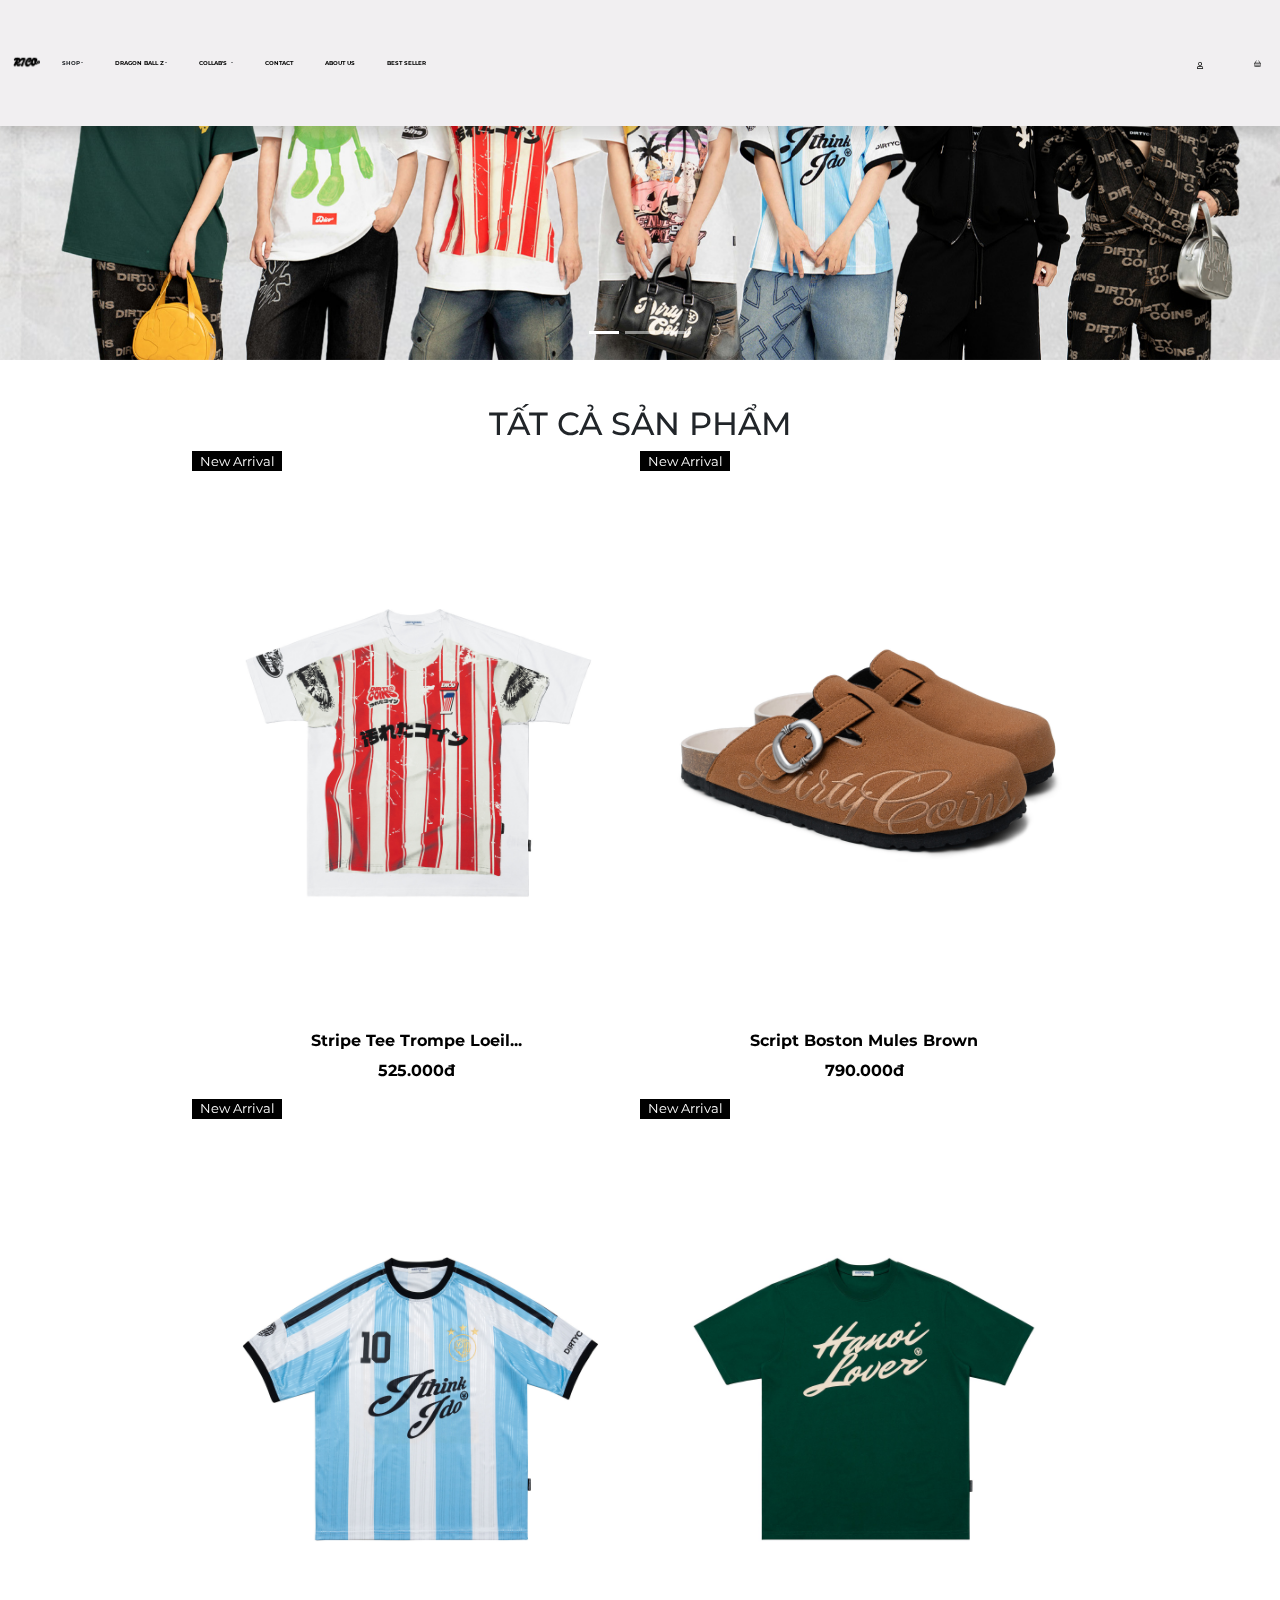
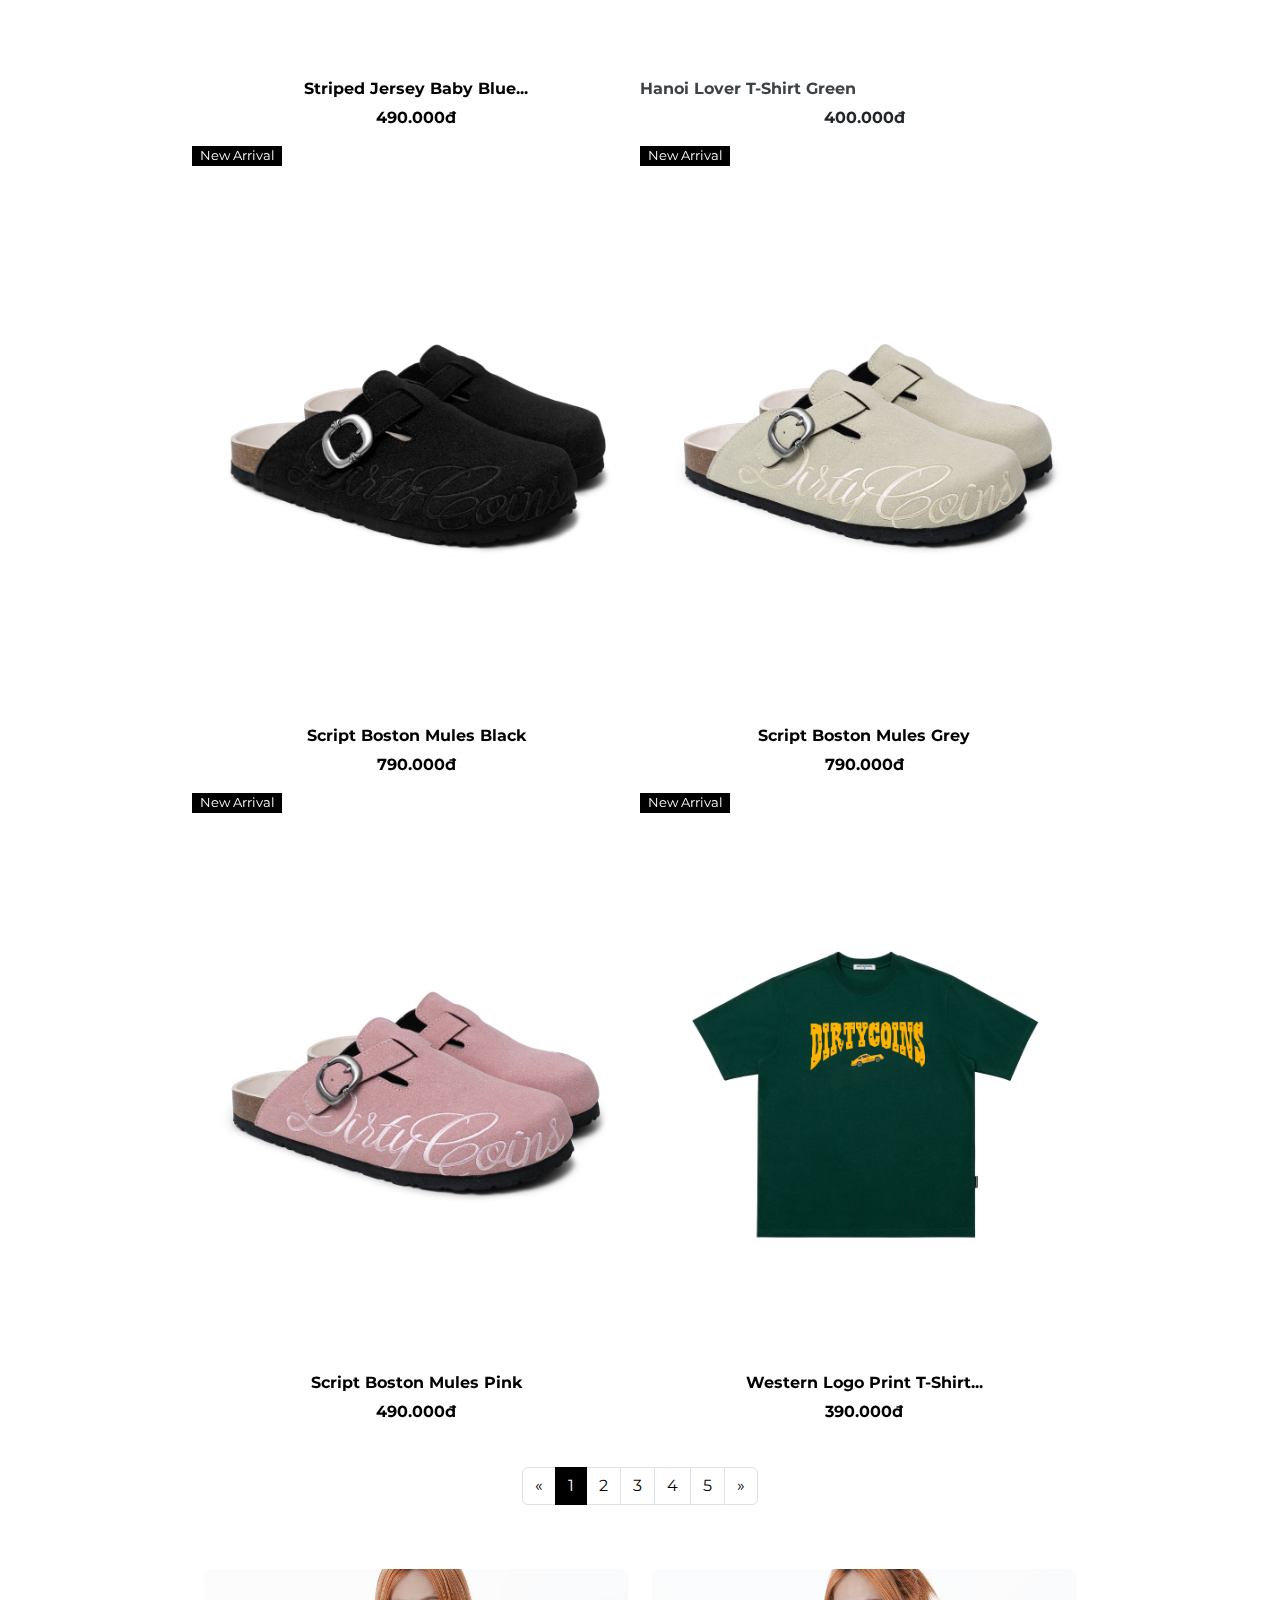
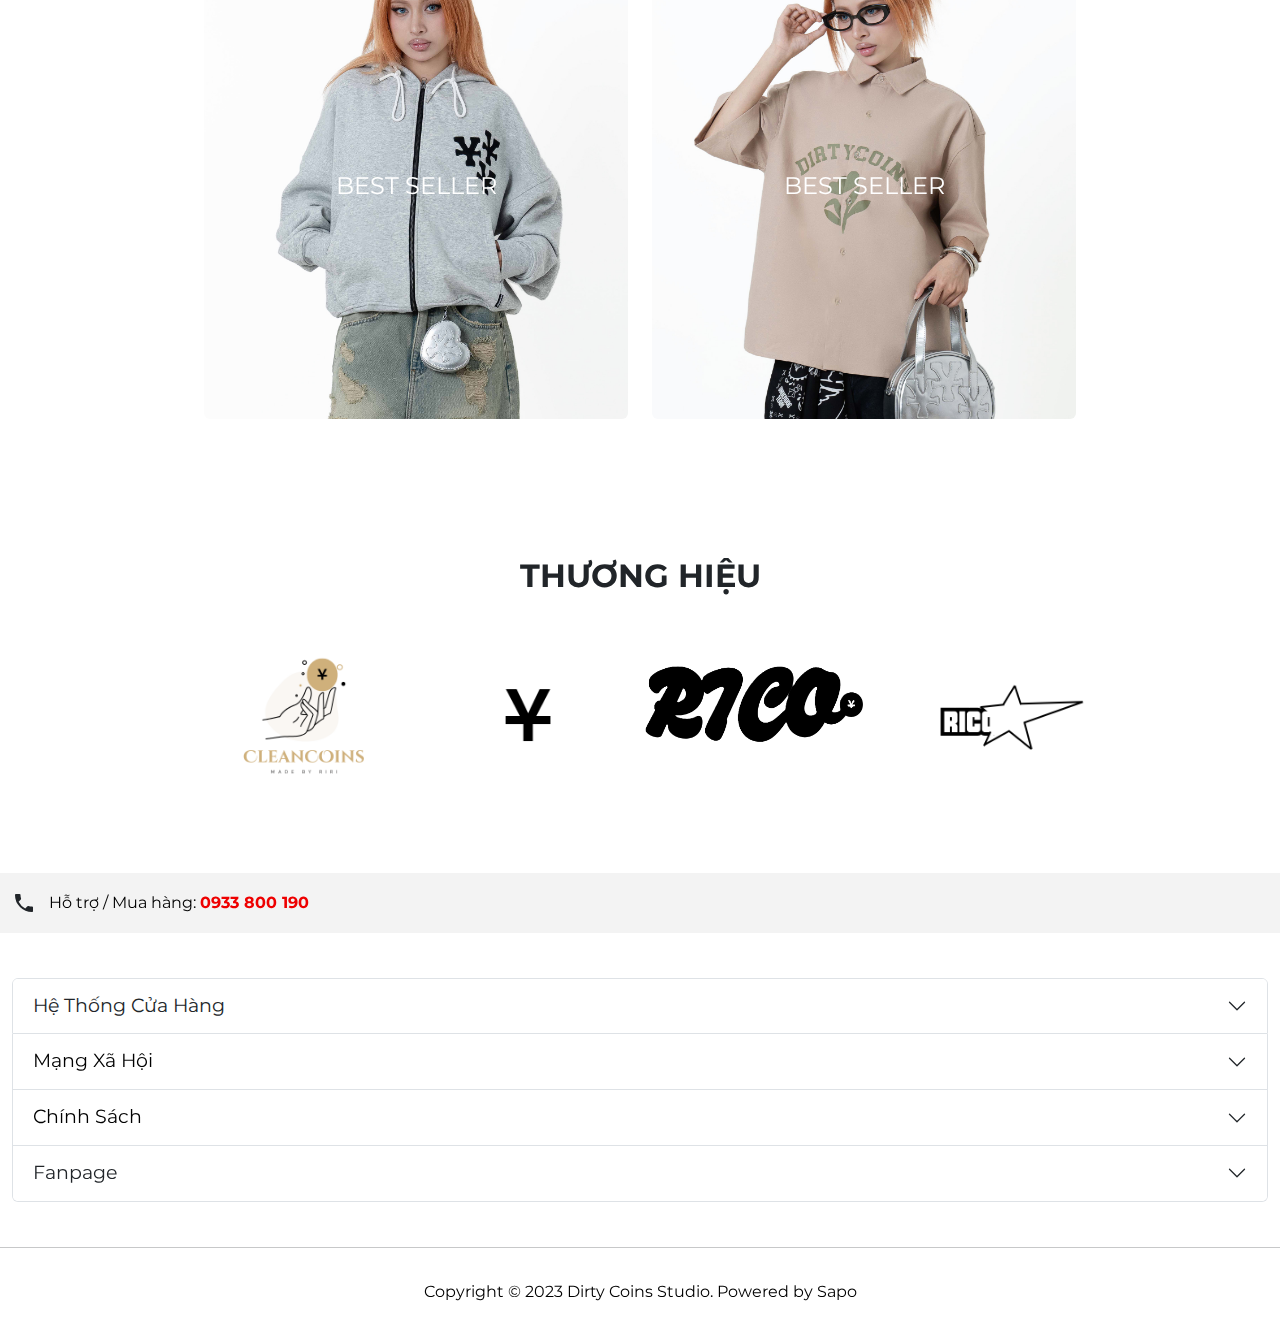
<file: designs/index.html>
<!DOCTYPE html><html data-bs-theme="light" lang="en"><head><meta charset="utf-8"><meta name="viewport" content="width=device-width, initial-scale=1.0, shrink-to-fit=no"><title>DoAn-ThietKeGiaoDienNguoiDung</title><link rel="stylesheet" href="assets/bootstrap/css/bootstrap.min.css"><link rel="stylesheet" href="assets/fonts/fontawesome-all.min.css"><link rel="stylesheet" href="assets/fonts/material-icons.min.css"><link rel="stylesheet" href="assets/css/styles.css"><link rel="preconnect" href="https://fonts.googleapis.com">
<link rel="preconnect" href="https://fonts.gstatic.com" crossorigin>
<link href="https://fonts.googleapis.com/css2?family=Montserrat:ital,wght@0,100..900;1,100..900&display=swap" rel="stylesheet">
</head><body class="overflow-x-hidden" style="margin: 0;padding: 0;font-family: Montserrat, sans-serif;"><header class="shadow position-fixed d-flex z-3 flex-row justify-content-center align-items-center flex-nowrap" style="width: 100vw;margin: 0;padding: 0;height: 14vh;background: #f1eff1;padding-right: 1vw;padding-left: 1vw;"><a href="index.html" style="width: auto;height: auto;"><img class="img-fluid logo" width="436" height="436" src="assets/img/3-nobg.png"></a><div class="container text-nowrap" style="padding: 0;"><ul class="nav"><li class="nav-item dropdown"><a class="dropdown-toggle nav-link" aria-expanded="false" data-bs-toggle="dropdown" href="shop.html" style="color: var(--bs-dark);"><strong>SHOP</strong></a><div class="dropdown-menu"><a class="dropdown-item" href="shop.html">TOPS</a><a class="dropdown-item" href="#">BOTTOMS&nbsp;</a><a class="dropdown-item" href="#">ACCESSORIES</a><a class="dropdown-item" href="#">BAGS</a><a class="dropdown-item" href="#">WOMENSWEAR</a><a class="dropdown-item" href="#">COMBO</a></div></li><li class="nav-item dropdown"><a class="dropdown-toggle nav-link" aria-expanded="false" data-bs-toggle="dropdown" href="#" style="color: var(--bs-dark);"><strong><span style="color: rgb(0, 0, 0);">DRAGON BALL Z</span></strong></a><div class="dropdown-menu"><a class="dropdown-item" href="#">DC | DBZ - TOPS</a><a class="dropdown-item" href="#"><span style="color: var(--bs-dropdown-link-hover-color); background-color: var(--bs-dropdown-link-hover-bg);">DC | DBZ - OUTERWEAR</span></a><a class="dropdown-item" href="#"><span style="color: var(--bs-dropdown-link-hover-color); background-color: var(--bs-dropdown-link-hover-bg);">DC | DBZ - ACCESSORIES</span></a></div></li><li class="nav-item dropdown"><a class="dropdown-toggle nav-link" aria-expanded="false" data-bs-toggle="dropdown" href="#" style="color: var(--bs-dark);"><strong><span style="color: rgb(0, 0, 0);">COLLAB'S</span>&nbsp;</strong></a><div class="dropdown-menu"><a class="dropdown-item" href="#">MASEW</a><a class="dropdown-item" href="#">THE UNDERDOGS</a><a class="dropdown-item" href="#">DRAGON BALL Z</a><a class="dropdown-item" href="#">LA LUNE</a><a class="dropdown-item" href="#">GAM ESPORTS</a><a class="dropdown-item" href="#">ONE PIECE</a><a class="dropdown-item" href="#">LIL 'WUYN</a><a class="dropdown-item" href="#">16TYPH</a><a class="dropdown-item" href="#">MILLION DOLLAR BOY</a></div></li><li class="nav-item"><a class="nav-link" href="#" style="color: var(--bs-black);"><strong>CONTACT</strong></a></li><li class="nav-item"><a class="nav-link" href="#" style="color: var(--bs-black);"><strong>ABOUT US</strong></a></li><li class="nav-item"><a class="nav-link" href="#" style="color: rgb(0,0,0);"><strong>BEST SELLER</strong></a></li></ul></div><div class="container d-flex flex-row justify-content-between align-items-center right-header"><div class="shadow flex-row justify-content-center align-items-center search"><input type="search" style="border-width: 0px;height: 7.5vh;padding: 0;background: rgb(241,239,241);" required="" placeholder="Tìm kiếm..."><svg xmlns="http://www.w3.org/2000/svg" width="1em" height="1em" fill="currentColor" viewBox="0 0 16 16" class="bi bi-search">
  <path d="M11.742 10.344a6.5 6.5 0 1 0-1.397 1.398h-.001c.03.04.062.078.098.115l3.85 3.85a1 1 0 0 0 1.415-1.414l-3.85-3.85a1.007 1.007 0 0 0-.115-.1zM12 6.5a5.5 5.5 0 1 1-11 0 5.5 5.5 0 0 1 11 0"></path>
</svg></div><a href="login.html"><i class="far fa-user icon"></i></a><a href="checkout.html"><svg xmlns="http://www.w3.org/2000/svg" width="1em" height="1em" fill="currentColor" viewBox="0 0 16 16" class="bi bi-basket icon">
  <path d="M5.757 1.071a.5.5 0 0 1 .172.686L3.383 6h9.234L10.07 1.757a.5.5 0 1 1 .858-.514L13.783 6H15a1 1 0 0 1 1 1v1a1 1 0 0 1-1 1v4.5a2.5 2.5 0 0 1-2.5 2.5h-9A2.5 2.5 0 0 1 1 13.5V9a1 1 0 0 1-1-1V7a1 1 0 0 1 1-1h1.217L5.07 1.243a.5.5 0 0 1 .686-.172zM2 9v4.5A1.5 1.5 0 0 0 3.5 15h9a1.5 1.5 0 0 0 1.5-1.5V9zM1 7v1h14V7zm3 3a.5.5 0 0 1 .5.5v3a.5.5 0 0 1-1 0v-3A.5.5 0 0 1 4 10m2 0a.5.5 0 0 1 .5.5v3a.5.5 0 0 1-1 0v-3A.5.5 0 0 1 6 10m2 0a.5.5 0 0 1 .5.5v3a.5.5 0 0 1-1 0v-3A.5.5 0 0 1 8 10m2 0a.5.5 0 0 1 .5.5v3a.5.5 0 0 1-1 0v-3a.5.5 0 0 1 .5-.5m2 0a.5.5 0 0 1 .5.5v3a.5.5 0 0 1-1 0v-3a.5.5 0 0 1 .5-.5"></path>
</svg></a></div></header><div class="carousel slide" data-bs-ride="carousel" id="carousel-1"><div class="carousel-inner h-100"><div class="carousel-item active h-100"><img class="object-fit-cover w-100 d-block position-absolute h-100" src="assets/img/banner-1.jpg" alt="Slide Image" style="z-index: -1;"></div><div class="carousel-item h-100"><img class="object-fit-cover w-100 d-block position-absolute h-100" src="assets/img/post/slide-img4.jpg" alt="Slide Image" style="z-index: -1;"></div><div class="carousel-item h-100"><img class="object-fit-cover w-100 d-block position-absolute h-100" src="assets/img/post/slide-img5.jpg" alt="Slide Image" style="z-index: -1;"></div></div><div class="carousel-indicators"><button type="button" data-bs-target="#carousel-1" data-bs-slide-to="0" class="active"></button> <button type="button" data-bs-target="#carousel-1" data-bs-slide-to="1"></button> <button type="button" data-bs-target="#carousel-1" data-bs-slide-to="2"></button></div></div><div class="container" style="width: 100vw;max-width: 100vw;min-height: 100vh;padding: 0;margin: 0;"><h2 class="text-center" style="width: 100vw;padding-top: 5vh;">TẤT CẢ SẢN PHẨM</h2><div class="row g-0 row-cols-2 row-cols-xxl-4" style="width: 100vw;padding-right: 15vw;padding-left: 15vw;"><div class="col d-flex flex-column justify-content-center"><div class="d-flex justify-content-center align-items-center" style="width: 90px;height: 20px;background: #000000;"><p style="background: rgba(0,0,0,0);color: rgb(255,255,255);font-size: 0.8rem;margin: 0;padding: 0;">New Arrival</p></div><a class="d-flex flex-column justify-content-center align-items-center" href="product.html"><img class="img-fluid" width="2000" height="2500" src="assets/img/post/1-1b37dc3a-f5f6-4ea4-b366-8ac438b87aee.jpg"><h6><strong>Stripe Tee Trompe Loeil...</strong></h6><p class="d-flex flex-column justify-content-center align-items-center"><strong>525.000đ</strong></p></a></div><div class="col d-flex flex-column justify-content-center"><div class="d-flex justify-content-center align-items-center" style="width: 90px;height: 20px;background: #000000;"><p style="background: rgba(0,0,0,0);color: rgb(255,255,255);font-size: 0.8rem;margin: 0;padding: 0;">New Arrival</p></div><a class="d-flex flex-column justify-content-center align-items-center" href="product-5.html"><img class="img-fluid" width="2000" height="2500" src="assets/img/post/1-2257c9cd-c362-47b0-8e3b-544bfa89cde8.jpg"><h6><strong>Script Boston Mules Brown</strong></h6><p class="d-flex flex-column justify-content-center align-items-center"><strong>790.000đ</strong></p></a></div><div class="col d-flex flex-column justify-content-center"><div class="d-flex justify-content-center align-items-center" style="width: 90px;height: 20px;background: #000000;"><p style="background: rgba(0,0,0,0);color: rgb(255,255,255);font-size: 0.8rem;margin: 0;padding: 0;">New Arrival</p></div><a class="d-flex flex-column justify-content-center align-items-center" href="product-2.html"><img class="img-fluid" width="2000" height="2500" src="assets/img/post/1-a9b76695-2d0b-439c-9764-9b37cbecf804.jpg"><h6><strong>Striped Jersey Baby Blue...</strong></h6><p class="d-flex flex-column justify-content-center align-items-center"><strong>490.000đ</strong></p></a></div><div class="col d-flex flex-column justify-content-center"><div class="d-flex justify-content-center align-items-center" style="width: 90px;height: 20px;background: #000000;"><p style="background: rgba(0,0,0,0);color: rgb(255,255,255);font-size: 0.8rem;margin: 0;padding: 0;">New Arrival</p></div><a class="d-flex flex-column justify-content-center align-items-center" href="product-8.html"><img class="img-fluid" width="2000" height="2500" src="assets/img/post/1-min.jpg"><h6><a href="https://dirtycoins.vn/ao-thun-hanoi-lover-green" title="Hanoi Lover T-Shirt Green"><strong><span style="color: rgb(61, 66, 70); background-color: transparent;">Hanoi Lover T-Shirt Green</span></strong></a></h6><p class="d-flex flex-column justify-content-center align-items-center"><strong>400.000đ</strong></p></a></div><div class="col d-flex flex-column justify-content-center"><div class="d-flex justify-content-center align-items-center" style="width: 90px;height: 20px;background: #000000;"><p style="background: rgba(0,0,0,0);color: rgb(255,255,255);font-size: 0.8rem;margin: 0;padding: 0;">New Arrival</p></div><a class="d-flex flex-column justify-content-center align-items-center" href="product-6.html"><img class="img-fluid" width="2000" height="2500" src="assets/img/post/1-00b6f108-15aa-4aa0-8c25-0f4403cf354a-56a571c3-ad3e-4bcd-abcb-c30a05c4d5b7.jpg"><h6><strong>Script Boston Mules Black</strong></h6><p class="d-flex flex-column justify-content-center align-items-center"><strong>790.000đ</strong></p></a></div><div class="col d-flex flex-column justify-content-center"><div class="d-flex justify-content-center align-items-center" style="width: 90px;height: 20px;background: #000000;"><p style="background: rgba(0,0,0,0);color: rgb(255,255,255);font-size: 0.8rem;margin: 0;padding: 0;">New Arrival</p></div><a class="d-flex flex-column justify-content-center align-items-center" href="product-4.html"><img class="img-fluid" width="2000" height="2500" src="assets/img/post/1-33d89744-b5da-4eb0-aa4b-4b1d735261a9.jpg"><h6><strong>Script Boston Mules Grey</strong></h6><p class="d-flex flex-column justify-content-center align-items-center"><strong>790.000đ</strong></p></a></div><div class="col d-flex flex-column justify-content-center"><div class="d-flex justify-content-center align-items-center" style="width: 90px;height: 20px;background: #000000;"><p style="background: rgba(0,0,0,0);color: rgb(255,255,255);font-size: 0.8rem;margin: 0;padding: 0;">New Arrival</p></div><a class="d-flex flex-column justify-content-center align-items-center" href="product-7.html"><img class="img-fluid" width="2000" height="2500" src="assets/img/post/1-compressed-214c4ba1-0917-46f4-bf5f-49c8de24f1c0.jpg"><h6><strong>Script Boston Mules Pink</strong></h6><p class="d-flex flex-column justify-content-center align-items-center"><strong>490.000đ</strong></p></a></div><div class="col d-flex flex-column justify-content-center"><div class="d-flex justify-content-center align-items-center" style="width: 90px;height: 20px;background: #000000;"><p style="background: rgba(0,0,0,0);color: rgb(255,255,255);font-size: 0.8rem;margin: 0;padding: 0;">New Arrival</p></div><a class="d-flex flex-column justify-content-center align-items-center" href="product-3.html"><img class="img-fluid" width="2000" height="2500" src="assets/img/post/1-8ec616d0-13fb-45e4-8b1a-e7db1049ae2c.jpg"><h6><strong>Western Logo Print T-Shirt...</strong></h6><p class="d-flex flex-column justify-content-center align-items-center"><strong>390.000đ</strong></p></a></div></div><nav class="d-flex justify-content-center align-items-center align-content-around justify-content-xxl-end" style="margin-top: 3vh;padding-right: 15vw;padding-left: 15vw;color: rgb(255,255,255);"><ul class="pagination"><li class="page-item"><a class="page-link" aria-label="Previous" href="#"><span aria-hidden="true">«</span></a></li><li class="page-item active z-2"><a class="page-link" href="#">1</a></li><li class="page-item"><a class="page-link" href="#">2</a></li><li class="page-item"><a class="page-link" href="#">3</a></li><li class="page-item"><a class="page-link" href="#">4</a></li><li class="page-item"><a class="page-link" href="#">5</a></li><li class="page-item"><a class="page-link" aria-label="Next" href="#"><span aria-hidden="true">»</span></a></li></ul></nav></div><div class="container" style="width: 100vw;max-width: 100vw;padding-right: 15vw;padding-left: 15vw;margin: 0;"><div class="row g-0 row-cols-1 row-cols-xl-2 row-cols-xxl-2"><div class="col"><section class="text-white py-4 py-xl-5"><div class="container"><div class="border rounded border-0 d-flex flex-column justify-content-center align-items-center p-4 py-5 bestseller" style="background: linear-gradient(rgba(0,123,255,0), rgba(0,123,255,0)), url(&quot;assets/img/post/xxx_6.jpg&quot;) center / cover;/*height: 120vh;*/"><div class="row"><div class="col-md-10 col-xl-8 text-center d-flex d-sm-flex d-md-flex justify-content-center align-items-center justify-content-md-start align-items-md-center justify-content-xl-center mx-auto"><div><h4 class="text-nowrap text-uppercase fw-bold mb-3"><span style="font-weight: normal !important;">Best seller</span></h4></div></div></div></div></div></section></div><div class="col bestseller"><section class="text-white py-4 py-xl-5"><div class="container"><div class="border rounded border-0 d-flex flex-column justify-content-center align-items-center p-4 py-5 bestseller" style="background: linear-gradient(rgba(0,123,255,0), rgba(0,123,255,0)), url(&quot;assets/img/post/xxx_7.jpg&quot;) center / cover;"><div class="row"><div class="col-md-10 col-xl-8 text-center d-flex d-sm-flex d-md-flex justify-content-center align-items-center justify-content-md-start align-items-md-center justify-content-xl-center mx-auto"><div><h4 class="text-nowrap text-uppercase fw-bold mb-3"><span style="font-weight: normal !important;">Best seller</span></h4></div></div></div></div></div></section></div></div></div><div class="container thuonghieu"><div class="row g-0 row-cols-1"><div class="col"><h2 class="text-center" style="font-weight: bold;">THƯƠNG HIỆU</h2></div></div><div class="row g-0 row-cols-4"><div class="col"><img class="img-fluid" width="500" height="500" src="assets/img/1.png"></div><div class="col"><img class="img-fluid" width="500" height="500" src="assets/img/2.png"></div><div class="col"><img class="img-fluid" width="436" height="436" src="assets/img/3-nobg.png"></div><div class="col"><img class="img-fluid" width="500" height="500" src="assets/img/4.png"></div></div></div><footer style="width: 100vw;"><div class="container d-flex flex-row justify-content-start align-items-center" style="width: 100vw;max-width: 100vw;background: #f3f3f3;margin: 0;padding-top: 2vh;padding-bottom: 2vh;"><i class="material-icons">phone</i><p style="margin: 0;margin-left: 1vw;"><span style="color: rgb(0, 0, 0);">Hỗ trợ / Mua hàng:&nbsp;</span><a href="tel:0933800190"><strong><span style="color: rgb(238, 0, 0);">0933 800 190</span></strong></a></p></div><div class="container d-flex flex-row" style="width: 100vw;max-width: 100vw;background: rgba(255,255,255,0);margin: 0;"><div class="accordion" role="tablist" id="accordion-1" style="width: 100%;margin-bottom: 5vh;margin-top: 5vh;"><div class="accordion-item"><h2 class="accordion-header" role="tab"><button class="accordion-button collapsed" type="button" data-bs-toggle="collapse" data-bs-target="#accordion-1 .item-1" aria-expanded="false" aria-controls="accordion-1 .item-1" style="font-size: 19px;">Hệ Thống Cửa Hàng</button></h2><div class="accordion-collapse collapse item-1" role="tabpanel" data-bs-parent="#accordion-1"><div class="accordion-body"><p class="mb-0"><strong><span style="color: rgb(72, 72, 72);">Chi Nhánh Hồ Chí Minh:</span></strong><br><strong><span style="color: rgb(72, 72, 72);">Phường Sài Gòn</span></strong><span style="color: rgb(72, 72, 72);">&nbsp;- The New Playground, Tầng B1 Vincom Center Đồng Khởi, 72 Lê Thánh Tôn.</span><br><strong><span style="color: rgb(72, 72, 72);">Phường An Lạc</span></strong><span style="color: rgb(72, 72, 72);">&nbsp;- Tầng 1 TTTM Aeon Mall Bình Tân, số 1 đường số 17A.</span><br><strong><span style="color: rgb(72, 72, 72);">Phường Long Bình</span></strong><span style="color: rgb(72, 72, 72);">&nbsp;- Tầng 2 TTTM Vincom Mega Mall Grand Park.</span><br><strong><span style="color: rgb(72, 72, 72);">Phường Hòa Hưng</span></strong><span style="color: rgb(72, 72, 72);">&nbsp;- 561 Sư Vạn Hạnh.</span><br><strong><span style="color: rgb(72, 72, 72);">Phường Cầu Ông Lãnh</span></strong><span style="color: rgb(72, 72, 72);">&nbsp;- 160 Nguyễn Cư Trinh.</span><br><strong><span style="color: rgb(72, 72, 72);">Phường Sài Gòn</span></strong><span style="color: rgb(72, 72, 72);">&nbsp;- The New Playground 26 Lý Tự Trọng.</span><br><strong><span style="color: rgb(72, 72, 72);">Phường Gò Vấp</span></strong><span style="color: rgb(72, 72, 72);">&nbsp;- 326 Quang Trung.</span><br><strong><span style="color: rgb(72, 72, 72);">Phường Thủ Dầu Một</span></strong><span style="color: rgb(72, 72, 72);">&nbsp;- 28 Yersin.</span></p><p class="mb-0"><strong><span style="color: rgb(72, 72, 72);">Chi Nhánh Đồng Nai:</span></strong><br><strong><span style="color: rgb(72, 72, 72);">Phường Tam Hiệp&nbsp;</span></strong><span style="color: rgb(72, 72, 72);">- 151A Phan Trung.</span></p><p class="mb-0"><strong><span style="color: rgb(72, 72, 72);">Chi Nhánh Cần Thơ:</span></strong><br><strong><span style="color: rgb(72, 72, 72);">Phường Ninh Kiều</span></strong><span style="color: rgb(72, 72, 72);">&nbsp;- 52 Mậu Thân.</span></p><p class="mb-0"><strong><span style="color: rgb(72, 72, 72);">Chi Nhánh Hà Nội:</span></strong><br><strong><span style="color: rgb(72, 72, 72);">Phường Dương Nội</span></strong><span style="color: rgb(72, 72, 72);">&nbsp;- Tầng 2 TTTM Aeon Mall Hà Đông Khu dân cư Hoàng Văn Thụ.</span></p><p class="mb-0"><strong><span style="color: rgb(72, 72, 72);">Chi Nhánh Hưng Yên:</span></strong><br><strong><span style="color: rgb(72, 72, 72);">Xã Nghĩa Trụ</span></strong><span style="color: rgb(72, 72, 72);">&nbsp;- PT.TV 136 - Mega Grand World - Ocean Park 3.</span></p><p class="mb-0"><strong><span style="color: rgb(72, 72, 72);">Chi Nhánh Hải Phòng:</span></strong><br><strong><span style="color: rgb(72, 72, 72);">Phường Lê Chân</span></strong><span style="color: rgb(72, 72, 72);">&nbsp;- Tầng 2 TTTM Aeon Mall Hải Phòng Lê Chân số 10 Võ Nguyên Giáp.</span></p><p class="mb-0"><a href="tel:0933800190"><span style="color: rgb(67, 67, 67); background-color: transparent;">0933 800 190</span></a><span style="color: rgb(72, 72, 72);">&nbsp;-&nbsp;</span><a href="tel:1900252557"><span style="color: rgb(67, 67, 67); background-color: transparent;">1900252557</span></a><br><a href="mailto:csteamdcs@gmail.com"><span style="color: rgb(67, 67, 67); background-color: transparent;">csteamdcs@gmail.com</span></a></p></div></div></div><div class="accordion-item"><h2 class="accordion-header" role="tab"><button class="accordion-button collapsed" type="button" data-bs-toggle="collapse" data-bs-target="#accordion-1 .item-2" aria-expanded="false" aria-controls="accordion-1 .item-2" style="font-size: 19px;"><br><span style="color: rgb(0, 0, 0);">Mạng Xã Hội</span></button></h2><div class="accordion-collapse collapse item-2" role="tabpanel" data-bs-parent="#accordion-1"><div class="accordion-body"><svg xmlns="http://www.w3.org/2000/svg" width="1em" height="1em" fill="currentColor" viewBox="0 0 16 16" class="bi bi-facebook" style="font-size: 30px;">
  <path d="M16 8.049c0-4.446-3.582-8.05-8-8.05C3.58 0-.002 3.603-.002 8.05c0 4.017 2.926 7.347 6.75 7.951v-5.625h-2.03V8.05H6.75V6.275c0-2.017 1.195-3.131 3.022-3.131.876 0 1.791.157 1.791.157v1.98h-1.009c-.993 0-1.303.621-1.303 1.258v1.51h2.218l-.354 2.326H9.25V16c3.824-.604 6.75-3.934 6.75-7.951"></path>
</svg><svg xmlns="http://www.w3.org/2000/svg" width="1em" height="1em" fill="currentColor" viewBox="0 0 16 16" class="bi bi-youtube" style="font-size: 29px;">
  <path d="M8.051 1.999h.089c.822.003 4.987.033 6.11.335a2.01 2.01 0 0 1 1.415 1.42c.101.38.172.883.22 1.402l.01.104.022.26.008.104c.065.914.073 1.77.074 1.957v.075c-.001.194-.01 1.108-.082 2.06l-.008.105-.009.104c-.05.572-.124 1.14-.235 1.558a2.007 2.007 0 0 1-1.415 1.42c-1.16.312-5.569.334-6.18.335h-.142c-.309 0-1.587-.006-2.927-.052l-.17-.006-.087-.004-.171-.007-.171-.007c-1.11-.049-2.167-.128-2.654-.26a2.007 2.007 0 0 1-1.415-1.419c-.111-.417-.185-.986-.235-1.558L.09 9.82l-.008-.104A31.4 31.4 0 0 1 0 7.68v-.123c.002-.215.01-.958.064-1.778l.007-.103.003-.052.008-.104.022-.26.01-.104c.048-.519.119-1.023.22-1.402a2.007 2.007 0 0 1 1.415-1.42c.487-.13 1.544-.21 2.654-.26l.17-.007.172-.006.086-.003.171-.007A99.788 99.788 0 0 1 7.858 2h.193zM6.4 5.209v4.818l4.157-2.408z"></path>
</svg><svg xmlns="http://www.w3.org/2000/svg" width="1em" height="1em" fill="currentColor" viewBox="0 0 16 16" class="bi bi-instagram" style="font-size: 30px;">
  <path d="M8 0C5.829 0 5.556.01 4.703.048 3.85.088 3.269.222 2.76.42a3.917 3.917 0 0 0-1.417.923A3.927 3.927 0 0 0 .42 2.76C.222 3.268.087 3.85.048 4.7.01 5.555 0 5.827 0 8.001c0 2.172.01 2.444.048 3.297.04.852.174 1.433.372 1.942.205.526.478.972.923 1.417.444.445.89.719 1.416.923.51.198 1.09.333 1.942.372C5.555 15.99 5.827 16 8 16s2.444-.01 3.298-.048c.851-.04 1.434-.174 1.943-.372a3.916 3.916 0 0 0 1.416-.923c.445-.445.718-.891.923-1.417.197-.509.332-1.09.372-1.942C15.99 10.445 16 10.173 16 8s-.01-2.445-.048-3.299c-.04-.851-.175-1.433-.372-1.941a3.926 3.926 0 0 0-.923-1.417A3.911 3.911 0 0 0 13.24.42c-.51-.198-1.092-.333-1.943-.372C10.443.01 10.172 0 7.998 0h.003zm-.717 1.442h.718c2.136 0 2.389.007 3.232.046.78.035 1.204.166 1.486.275.373.145.64.319.92.599.28.28.453.546.598.92.11.281.24.705.275 1.485.039.843.047 1.096.047 3.231s-.008 2.389-.047 3.232c-.035.78-.166 1.203-.275 1.485a2.47 2.47 0 0 1-.599.919c-.28.28-.546.453-.92.598-.28.11-.704.24-1.485.276-.843.038-1.096.047-3.232.047s-2.39-.009-3.233-.047c-.78-.036-1.203-.166-1.485-.276a2.478 2.478 0 0 1-.92-.598 2.48 2.48 0 0 1-.6-.92c-.109-.281-.24-.705-.275-1.485-.038-.843-.046-1.096-.046-3.233 0-2.136.008-2.388.046-3.231.036-.78.166-1.204.276-1.486.145-.373.319-.64.599-.92.28-.28.546-.453.92-.598.282-.11.705-.24 1.485-.276.738-.034 1.024-.044 2.515-.045v.002zm4.988 1.328a.96.96 0 1 0 0 1.92.96.96 0 0 0 0-1.92zm-4.27 1.122a4.109 4.109 0 1 0 0 8.217 4.109 4.109 0 0 0 0-8.217zm0 1.441a2.667 2.667 0 1 1 0 5.334 2.667 2.667 0 0 1 0-5.334"></path>
</svg></div></div></div><div class="accordion-item"><h2 class="accordion-header" role="tab"><button class="accordion-button collapsed" type="button" data-bs-toggle="collapse" data-bs-target="#accordion-1 .item-3" aria-expanded="false" aria-controls="accordion-1 .item-3" style="font-size: 19px;"><br><span style="color: rgb(0, 0, 0);">Chính Sách</span></button></h2><div class="accordion-collapse collapse item-3" role="tabpanel" data-bs-parent="#accordion-1"><div class="accordion-body"><ul><li><a href="https://dirtycoins.vn/chinh-sach-bao-ve-thong-tin-ca-nhan" target="_blank"><span style="color: rgb(67, 67, 67); background-color: transparent;">Chính sách bảo mật</span></a></li><li><a href="https://dirtycoins.vn/faq-cau-hoi-thuong-gap" target="_blank"><span style="color: rgb(67, 67, 67); background-color: transparent;">FAQ</span></a></li><li><a href="https://dirtycoins.vn/chinh-sach-the-thanh-vien" target="_blank"><span style="color: rgb(67, 67, 67); background-color: transparent;">Chính sách Thẻ Thành viên</span></a></li><li><a href="https://dirtycoins.vn/chinh-sach-bao-hanh-san-pham" target="_blank"><span style="color: rgb(67, 67, 67); background-color: transparent;">Chính sách Bảo hành &amp; Đổi trả</span></a></li><li><a href="https://dirtycoins.vn/chinh-sach-giao-hang-hoa-toc" target="_blank"><span style="color: rgb(67, 67, 67); background-color: transparent;">Chính sách giao hàng hỏa tốc</span></a></li></ul></div></div></div><div class="accordion-item"><h2 class="accordion-header" role="tab"><button class="accordion-button collapsed" type="button" data-bs-toggle="collapse" data-bs-target="#accordion-1 .item-4" aria-expanded="false" aria-controls="accordion-1 .item-4" style="font-size: 19px;">Fanpage</button></h2><div class="accordion-collapse collapse item-4" role="tabpanel" data-bs-parent="#accordion-1"><div class="accordion-body"></div></div></div></div><div class="row g-0 row-cols-4 footer-row" style="width: 100vw;"><div class="col" style="padding-right: 0px;margin-right: -10px;"><h4><strong><span style="color: rgb(0, 0, 0);">Hệ Thống Cửa Hàng</span></strong></h4><p style="margin-right: -367px;margin-left: 11px;margin-bottom: 0px;"><strong><span style="color: rgb(72, 72, 72);">Chi Nhánh Hồ Chí Minh:</span></strong><br><strong><span style="color: rgb(72, 72, 72);">Phường Sài Gòn</span></strong><span style="color: rgb(72, 72, 72);">&nbsp;- The New Playground, Tầng B1 Vincom Center Đồng Khởi, 72 Lê Thánh Tôn.</span><br><strong><span style="color: rgb(72, 72, 72);">Phường An Lạc</span></strong><span style="color: rgb(72, 72, 72);">&nbsp;- Tầng 1 TTTM Aeon Mall Bình Tân, số 1 đường số 17A.</span><br><strong><span style="color: rgb(72, 72, 72);">Phường Long Bình</span></strong><span style="color: rgb(72, 72, 72);">&nbsp;- Tầng 2 TTTM Vincom Mega Mall Grand Park.</span><br><strong><span style="color: rgb(72, 72, 72);">Phường Hòa Hưng</span></strong><span style="color: rgb(72, 72, 72);">&nbsp;- 561 Sư Vạn Hạnh.</span><br><strong><span style="color: rgb(72, 72, 72);">Phường Cầu Ông Lãnh</span></strong><span style="color: rgb(72, 72, 72);">&nbsp;- 160 Nguyễn Cư Trinh.</span><br><strong><span style="color: rgb(72, 72, 72);">Phường Sài Gòn</span></strong><span style="color: rgb(72, 72, 72);">&nbsp;- The New Playground 26 Lý Tự Trọng.</span><br><strong><span style="color: rgb(72, 72, 72);">Phường Gò Vấp</span></strong><span style="color: rgb(72, 72, 72);">&nbsp;- 326 Quang Trung.</span><br><strong><span style="color: rgb(72, 72, 72);">Phường Thủ Dầu Một</span></strong><span style="color: rgb(72, 72, 72);">&nbsp;- 28 Yersin.</span></p><p style="margin-right: -367px;margin-left: 11px;margin-bottom: 0px;"><strong><span style="color: rgb(72, 72, 72);">Chi Nhánh Đồng Nai:</span></strong><br><strong><span style="color: rgb(72, 72, 72);">Phường Tam Hiệp&nbsp;</span></strong><span style="color: rgb(72, 72, 72);">- 151A Phan Trung.</span></p><p style="margin-right: -367px;margin-left: 11px;margin-bottom: 0px;"><strong><span style="color: rgb(72, 72, 72);">Chi Nhánh Cần Thơ:</span></strong><br><strong><span style="color: rgb(72, 72, 72);">Phường Ninh Kiều</span></strong><span style="color: rgb(72, 72, 72);">&nbsp;- 52 Mậu Thân.</span></p><p style="margin-right: -367px;margin-left: 11px;margin-bottom: 0px;"><strong><span style="color: rgb(72, 72, 72);">Chi Nhánh Hà Nội:</span></strong><br><strong><span style="color: rgb(72, 72, 72);">Phường Dương Nội</span></strong><span style="color: rgb(72, 72, 72);">&nbsp;- Tầng 2 TTTM Aeon Mall Hà Đông Khu dân cư Hoàng Văn Thụ.</span></p><p style="margin-right: -367px;margin-left: 11px;margin-bottom: 0px;"><strong><span style="color: rgb(72, 72, 72);">Chi Nhánh Hưng Yên:</span></strong><br><strong><span style="color: rgb(72, 72, 72);">Xã Nghĩa Trụ</span></strong><span style="color: rgb(72, 72, 72);">&nbsp;- PT.TV 136 - Mega Grand World - Ocean Park 3.</span></p><p style="margin-right: -367px;margin-left: 11px;margin-bottom: 0px;"><strong><span style="color: rgb(72, 72, 72);">Chi Nhánh Hải Phòng:</span></strong><br><strong><span style="color: rgb(72, 72, 72);">Phường Lê Chân</span></strong><span style="color: rgb(72, 72, 72);">&nbsp;- Tầng 2 TTTM Aeon Mall Hải Phòng Lê Chân số 10 Võ Nguyên Giáp.</span></p><p style="margin-right: -367px;margin-left: 11px;margin-bottom: 21px;"><a href="tel:0933800190"><span style="color: rgb(67, 67, 67); background-color: transparent;">0933 800 190</span></a><span style="color: rgb(72, 72, 72);">&nbsp;-&nbsp;</span><a href="tel:1900252557"><span style="color: rgb(67, 67, 67); background-color: transparent;">1900252557</span></a><br><a href="mailto:csteamdcs@gmail.com"><span style="color: rgb(67, 67, 67); background-color: transparent;">csteamdcs@gmail.com</span></a></p></div><div class="col" style="margin-left: 388px;"><h4><strong>Mạng Xã Hội</strong></h4><div style="margin-bottom: 38px;"><svg xmlns="http://www.w3.org/2000/svg" width="1em" height="1em" fill="currentColor" viewBox="0 0 16 16" class="bi bi-facebook" style="font-size: 41px;width: 40px;height: 40px;margin-right: 10px;">
  <path d="M16 8.049c0-4.446-3.582-8.05-8-8.05C3.58 0-.002 3.603-.002 8.05c0 4.017 2.926 7.347 6.75 7.951v-5.625h-2.03V8.05H6.75V6.275c0-2.017 1.195-3.131 3.022-3.131.876 0 1.791.157 1.791.157v1.98h-1.009c-.993 0-1.303.621-1.303 1.258v1.51h2.218l-.354 2.326H9.25V16c3.824-.604 6.75-3.934 6.75-7.951"></path>
</svg><svg xmlns="http://www.w3.org/2000/svg" width="1em" height="1em" fill="currentColor" viewBox="0 0 16 16" class="bi bi-youtube" style="font-size: 15px;height: 40px;width: 40px;margin-right: 10px;">
  <path d="M8.051 1.999h.089c.822.003 4.987.033 6.11.335a2.01 2.01 0 0 1 1.415 1.42c.101.38.172.883.22 1.402l.01.104.022.26.008.104c.065.914.073 1.77.074 1.957v.075c-.001.194-.01 1.108-.082 2.06l-.008.105-.009.104c-.05.572-.124 1.14-.235 1.558a2.007 2.007 0 0 1-1.415 1.42c-1.16.312-5.569.334-6.18.335h-.142c-.309 0-1.587-.006-2.927-.052l-.17-.006-.087-.004-.171-.007-.171-.007c-1.11-.049-2.167-.128-2.654-.26a2.007 2.007 0 0 1-1.415-1.419c-.111-.417-.185-.986-.235-1.558L.09 9.82l-.008-.104A31.4 31.4 0 0 1 0 7.68v-.123c.002-.215.01-.958.064-1.778l.007-.103.003-.052.008-.104.022-.26.01-.104c.048-.519.119-1.023.22-1.402a2.007 2.007 0 0 1 1.415-1.42c.487-.13 1.544-.21 2.654-.26l.17-.007.172-.006.086-.003.171-.007A99.788 99.788 0 0 1 7.858 2h.193zM6.4 5.209v4.818l4.157-2.408z"></path>
</svg><svg xmlns="http://www.w3.org/2000/svg" width="1em" height="1em" fill="currentColor" viewBox="0 0 16 16" class="bi bi-instagram" style="font-size: 41px;width: 40px;height: 40px;">
  <path d="M8 0C5.829 0 5.556.01 4.703.048 3.85.088 3.269.222 2.76.42a3.917 3.917 0 0 0-1.417.923A3.927 3.927 0 0 0 .42 2.76C.222 3.268.087 3.85.048 4.7.01 5.555 0 5.827 0 8.001c0 2.172.01 2.444.048 3.297.04.852.174 1.433.372 1.942.205.526.478.972.923 1.417.444.445.89.719 1.416.923.51.198 1.09.333 1.942.372C5.555 15.99 5.827 16 8 16s2.444-.01 3.298-.048c.851-.04 1.434-.174 1.943-.372a3.916 3.916 0 0 0 1.416-.923c.445-.445.718-.891.923-1.417.197-.509.332-1.09.372-1.942C15.99 10.445 16 10.173 16 8s-.01-2.445-.048-3.299c-.04-.851-.175-1.433-.372-1.941a3.926 3.926 0 0 0-.923-1.417A3.911 3.911 0 0 0 13.24.42c-.51-.198-1.092-.333-1.943-.372C10.443.01 10.172 0 7.998 0h.003zm-.717 1.442h.718c2.136 0 2.389.007 3.232.046.78.035 1.204.166 1.486.275.373.145.64.319.92.599.28.28.453.546.598.92.11.281.24.705.275 1.485.039.843.047 1.096.047 3.231s-.008 2.389-.047 3.232c-.035.78-.166 1.203-.275 1.485a2.47 2.47 0 0 1-.599.919c-.28.28-.546.453-.92.598-.28.11-.704.24-1.485.276-.843.038-1.096.047-3.232.047s-2.39-.009-3.233-.047c-.78-.036-1.203-.166-1.485-.276a2.478 2.478 0 0 1-.92-.598 2.48 2.48 0 0 1-.6-.92c-.109-.281-.24-.705-.275-1.485-.038-.843-.046-1.096-.046-3.233 0-2.136.008-2.388.046-3.231.036-.78.166-1.204.276-1.486.145-.373.319-.64.599-.92.28-.28.546-.453.92-.598.282-.11.705-.24 1.485-.276.738-.034 1.024-.044 2.515-.045v.002zm4.988 1.328a.96.96 0 1 0 0 1.92.96.96 0 0 0 0-1.92zm-4.27 1.122a4.109 4.109 0 1 0 0 8.217 4.109 4.109 0 0 0 0-8.217zm0 1.441a2.667 2.667 0 1 1 0 5.334 2.667 2.667 0 0 1 0-5.334"></path>
</svg></div><h4><strong>Chính Sách</strong></h4><ul><li><a href="https://dirtycoins.vn/chinh-sach-bao-ve-thong-tin-ca-nhan" target="_blank"><span style="color: rgb(67, 67, 67); background-color: transparent;">Chính sách bảo mật</span></a></li><li><a href="https://dirtycoins.vn/faq-cau-hoi-thuong-gap" target="_blank"><span style="color: rgb(67, 67, 67); background-color: transparent;">FAQ</span></a></li><li><a href="https://dirtycoins.vn/chinh-sach-the-thanh-vien" target="_blank"><span style="background-color: transparent;">Chính sách Thẻ Thành viên</span></a></li><li><a href="https://dirtycoins.vn/chinh-sach-bao-hanh-san-pham" target="_blank"><span style="color: rgb(67, 67, 67); background-color: transparent;">Chính sách Bảo hành &amp; Đổi trả</span></a></li><li><a href="https://dirtycoins.vn/chinh-sach-giao-hang-hoa-toc" target="_blank"><span style="color: rgb(67, 67, 67); background-color: transparent;">Chính sách giao hàng hỏa tốc</span></a></li></ul></div><div class="col" style="margin-left: -34px;"><h4><strong>Fanpage</strong></h4></div></div></div><div class="container d-flex flex-row justify-content-center align-items-center" style="width: 100vw;max-width: 100vw;background: rgba(255,255,255,0);margin: 0;height: 10vh;bottom: 0;border-top: 1px solid rgba(33,37,41,0.25) ;"><p class="text-center d-flex justify-content-center align-items-center" style="margin: 0;"><span style="color: rgb(0, 0, 0);">Copyright © 2023 Dirty Coins Studio. Powered by Sapo</span></p></div></footer><script src="assets/bootstrap/js/bootstrap.min.js"></script></body></html>
</file>
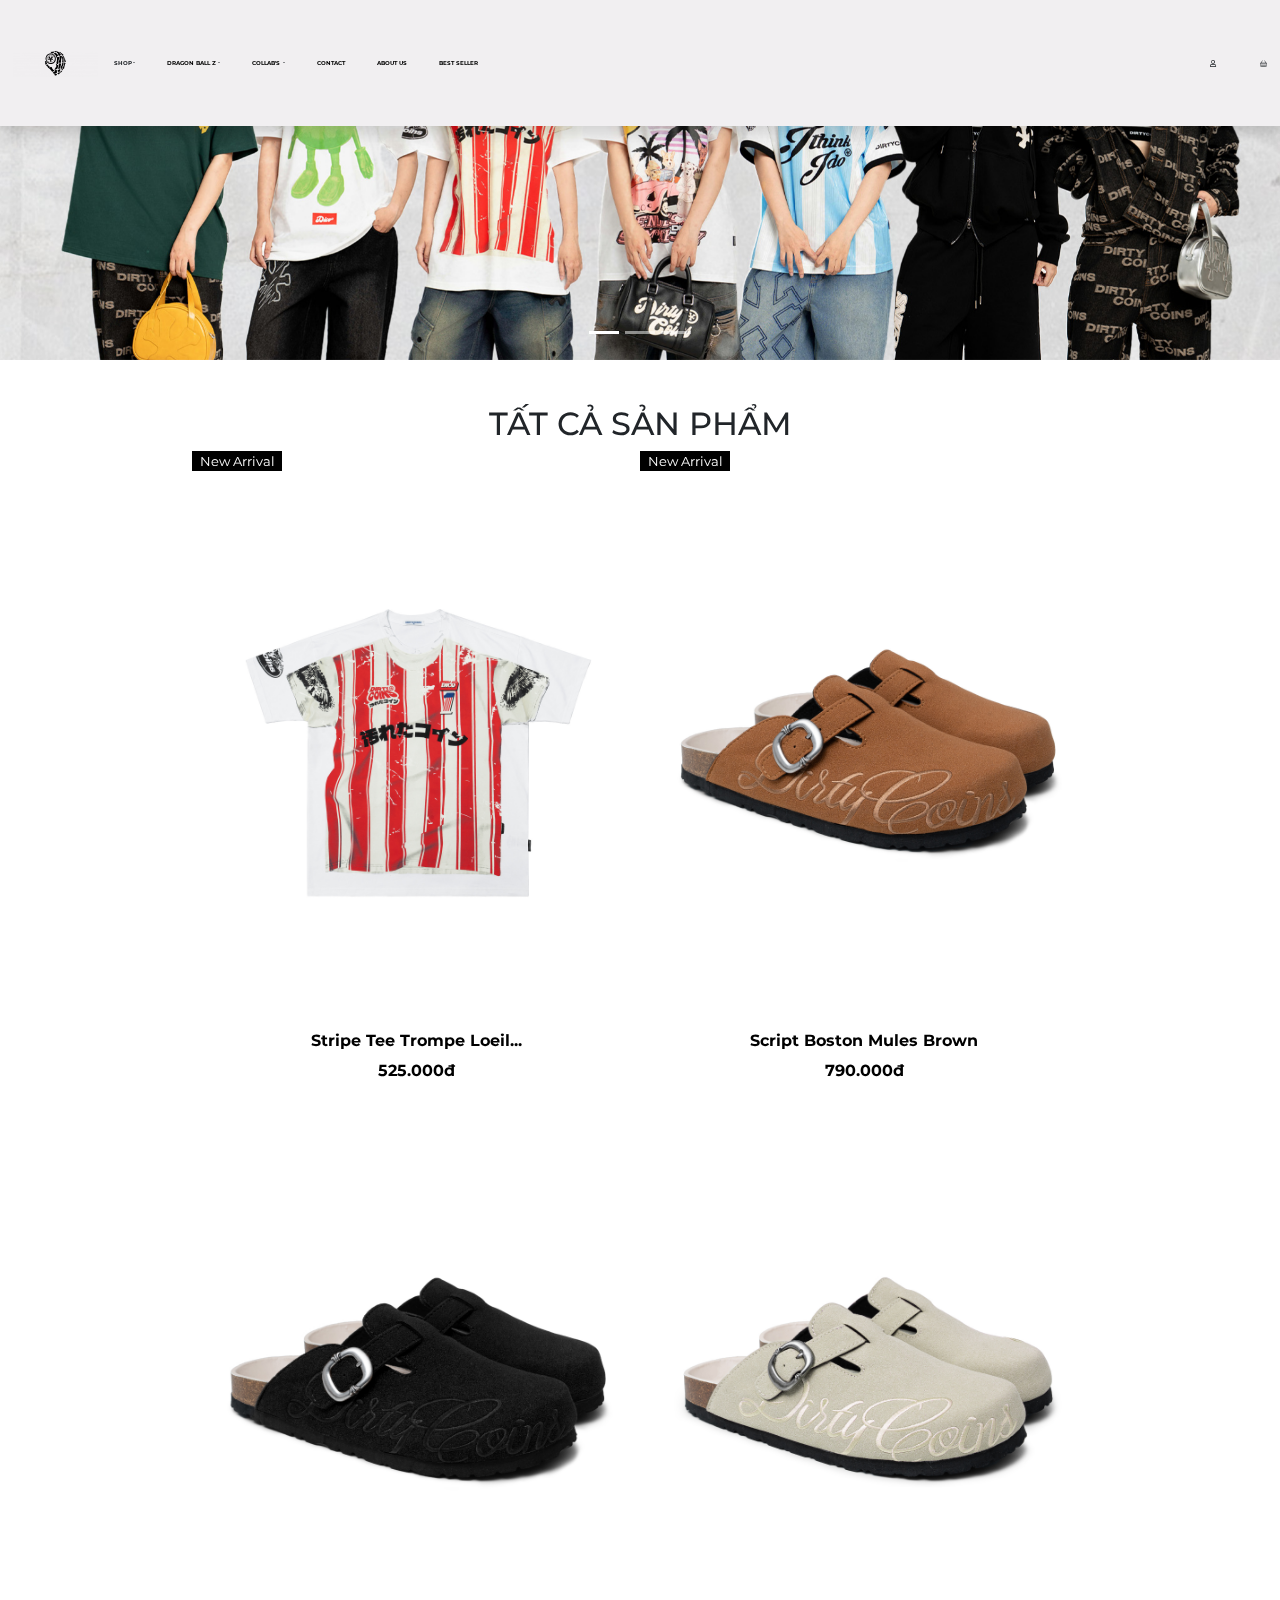
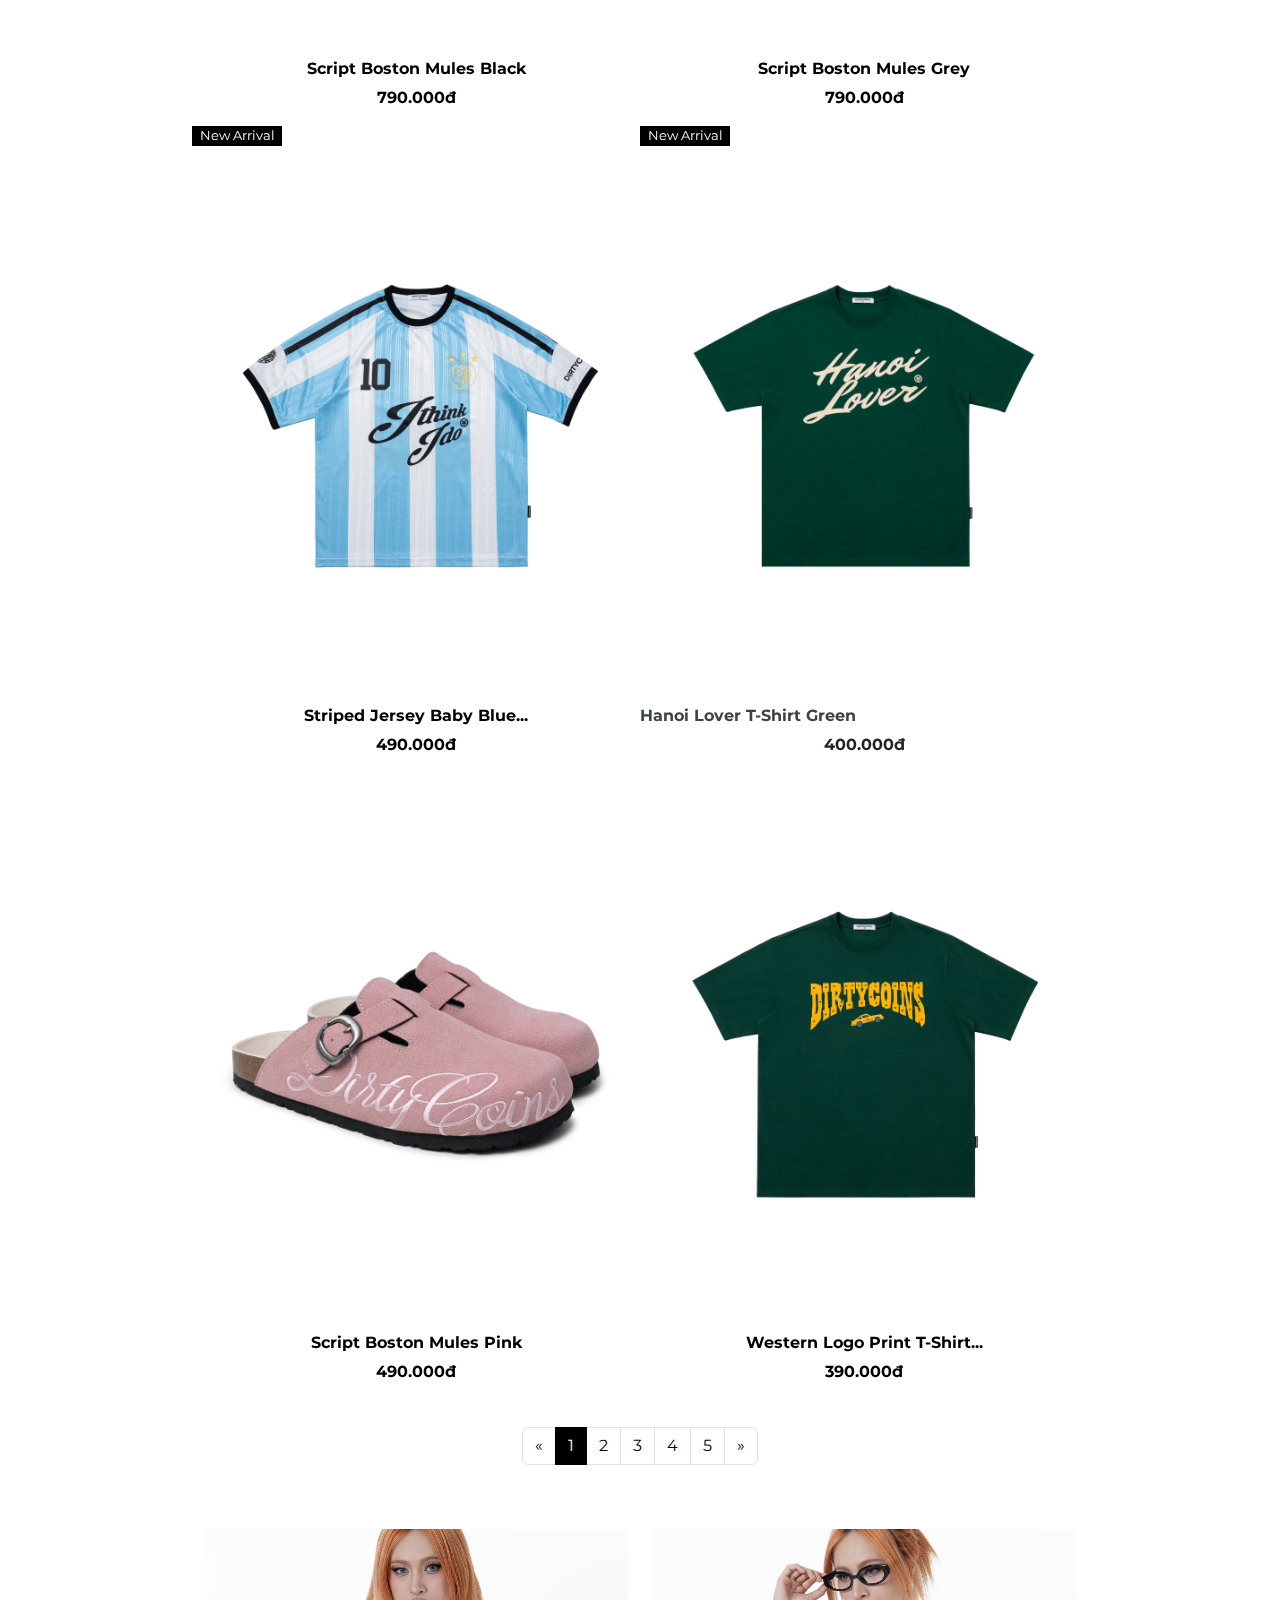
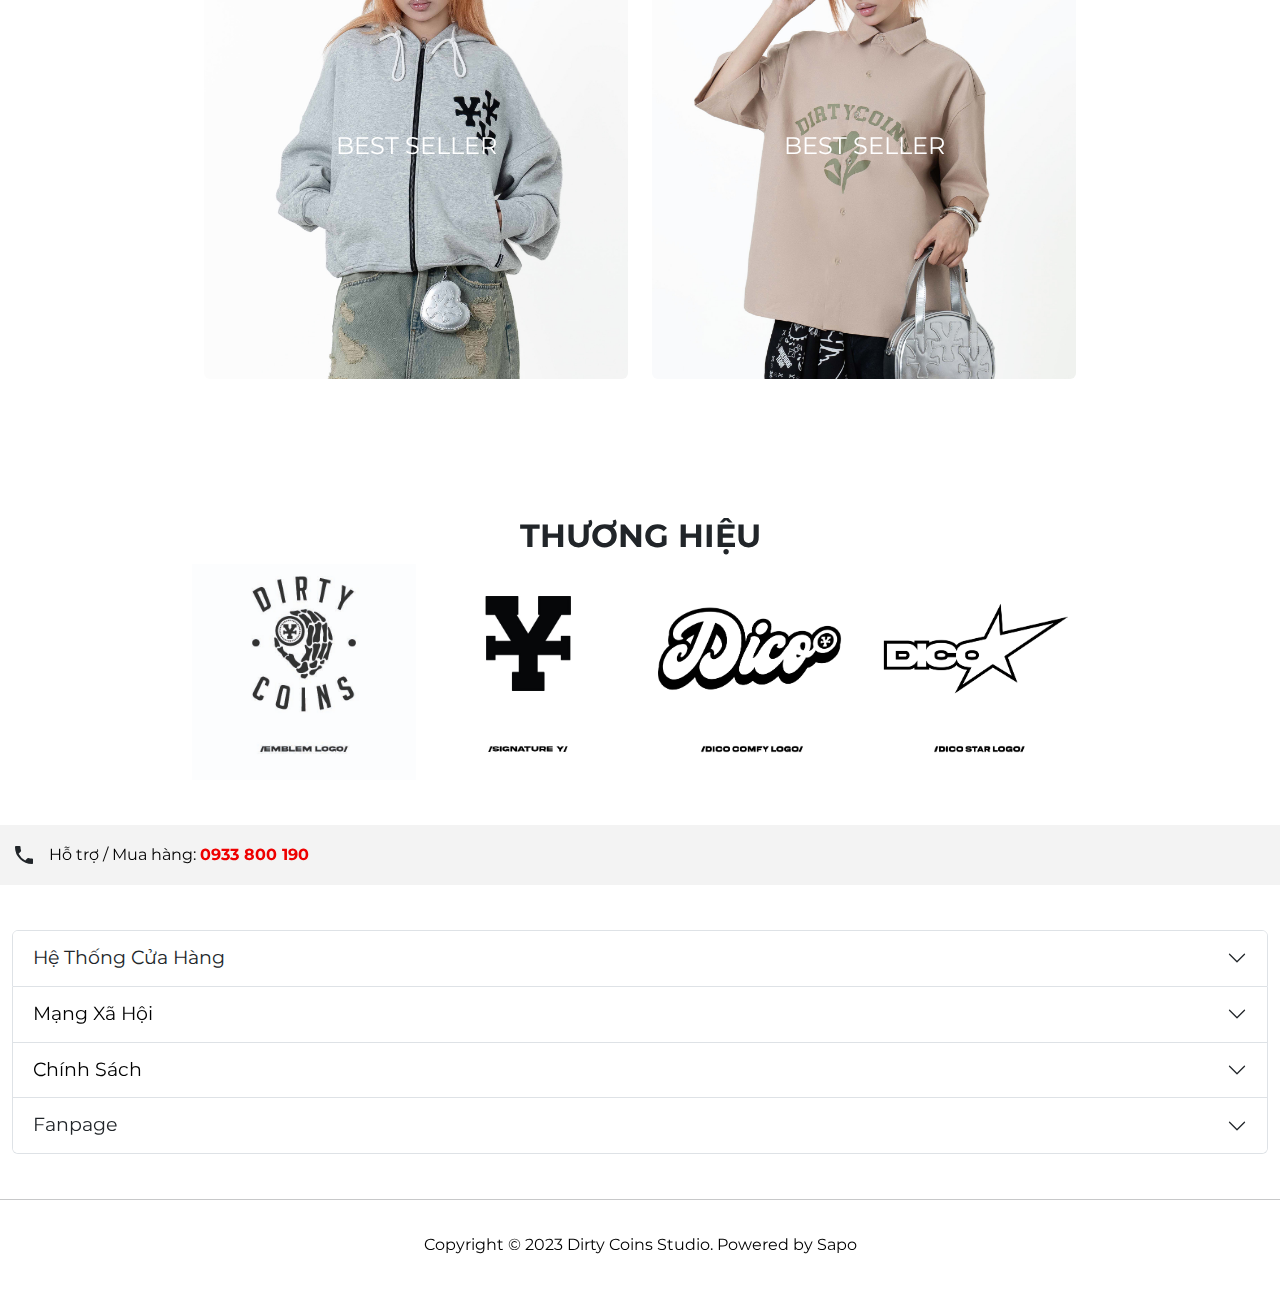
<file: sources/index.html>
<!DOCTYPE html><html data-bs-theme="light" lang="en"><head><meta charset="utf-8"><meta name="viewport" content="width=device-width, initial-scale=1.0, shrink-to-fit=no"><title>DoAn-ThietKeGiaoDienNguoiDung</title><link rel="stylesheet" href="assets/bootstrap/css/bootstrap.min.css"><link rel="stylesheet" href="assets/fonts/fontawesome-all.min.css"><link rel="stylesheet" href="assets/fonts/material-icons.min.css"><link rel="stylesheet" href="assets/css/styles.css"><link rel="preconnect" href="https://fonts.googleapis.com">
<link rel="preconnect" href="https://fonts.gstatic.com" crossorigin>
<link href="https://fonts.googleapis.com/css2?family=Montserrat:ital,wght@0,100..900;1,100..900&display=swap" rel="stylesheet">
</head><body class="overflow-x-hidden" style="margin: 0;padding: 0;font-family: Montserrat, sans-serif;"><header class="shadow position-fixed d-flex z-3 flex-row justify-content-center align-items-center flex-nowrap" style="width: 100vw;margin: 0;padding: 0;height: 14vh;background: #f1eff1;padding-right: 1vw;padding-left: 1vw;"><img class="img-fluid logo" width="600" height="190" src="assets/img/post/logo.png"><div class="container text-nowrap" style="padding: 0;"><ul class="nav"><li class="nav-item dropdown"><a class="dropdown-toggle nav-link" aria-expanded="false" data-bs-toggle="dropdown" href="shop.html" style="color: var(--bs-dark);"><strong>SHOP</strong></a><div class="dropdown-menu"><a class="dropdown-item" href="#">TOPS</a><a class="dropdown-item" href="#">BOTTOMS&nbsp;</a><a class="dropdown-item" href="#">ACCESSORIES</a><a class="dropdown-item" href="#">BAGS</a><a class="dropdown-item" href="#">WOMENSWEAR</a><a class="dropdown-item" href="#">COMBO</a></div></li><li class="nav-item dropdown"><a class="dropdown-toggle nav-link" aria-expanded="false" data-bs-toggle="dropdown" href="#" style="color: var(--bs-dark);"><strong><span style="color: rgb(0, 0, 0);">DRAGON BALL Z</span></strong></a><div class="dropdown-menu"><a class="dropdown-item" href="#">DC | DBZ - TOPS</a><a class="dropdown-item" href="#"><span style="color: var(--bs-dropdown-link-hover-color); background-color: var(--bs-dropdown-link-hover-bg);">DC | DBZ - OUTERWEAR</span></a><a class="dropdown-item" href="#"><span style="color: var(--bs-dropdown-link-hover-color); background-color: var(--bs-dropdown-link-hover-bg);">DC | DBZ - ACCESSORIES</span></a></div></li><li class="nav-item dropdown"><a class="dropdown-toggle nav-link" aria-expanded="false" data-bs-toggle="dropdown" href="#" style="color: var(--bs-dark);"><strong><span style="color: rgb(0, 0, 0);">COLLAB'S</span>&nbsp;</strong></a><div class="dropdown-menu"><a class="dropdown-item" href="#">MASEW</a><a class="dropdown-item" href="#">THE UNDERDOGS</a><a class="dropdown-item" href="#">DRAGON BALL Z</a><a class="dropdown-item" href="#">LA LUNE</a><a class="dropdown-item" href="#">GAM ESPORTS</a><a class="dropdown-item" href="#">ONE PIECE</a><a class="dropdown-item" href="#">LIL 'WUYN</a><a class="dropdown-item" href="#">16TYPH</a><a class="dropdown-item" href="#">MILLION DOLLAR BOY</a></div></li><li class="nav-item"><a class="nav-link" href="#" style="color: var(--bs-black);"><strong>CONTACT</strong></a></li><li class="nav-item"><a class="nav-link" href="#" style="color: var(--bs-black);"><strong>ABOUT US</strong></a></li><li class="nav-item"><a class="nav-link" href="#" style="color: rgb(0,0,0);"><strong>BEST SELLER</strong></a></li></ul></div><div class="container d-flex flex-row justify-content-between align-items-center right-header"><div class="shadow flex-row justify-content-center align-items-center search"><input type="search" style="border-width: 0px;height: 7.5vh;padding: 0;background: rgb(241,239,241);" required="" placeholder="Tìm kiếm..."><svg xmlns="http://www.w3.org/2000/svg" width="1em" height="1em" fill="currentColor" viewBox="0 0 16 16" class="bi bi-search">
  <path d="M11.742 10.344a6.5 6.5 0 1 0-1.397 1.398h-.001c.03.04.062.078.098.115l3.85 3.85a1 1 0 0 0 1.415-1.414l-3.85-3.85a1.007 1.007 0 0 0-.115-.1zM12 6.5a5.5 5.5 0 1 1-11 0 5.5 5.5 0 0 1 11 0"></path>
</svg></div><i class="far fa-user icon"></i><svg xmlns="http://www.w3.org/2000/svg" width="1em" height="1em" fill="currentColor" viewBox="0 0 16 16" class="bi bi-basket icon">
  <path d="M5.757 1.071a.5.5 0 0 1 .172.686L3.383 6h9.234L10.07 1.757a.5.5 0 1 1 .858-.514L13.783 6H15a1 1 0 0 1 1 1v1a1 1 0 0 1-1 1v4.5a2.5 2.5 0 0 1-2.5 2.5h-9A2.5 2.5 0 0 1 1 13.5V9a1 1 0 0 1-1-1V7a1 1 0 0 1 1-1h1.217L5.07 1.243a.5.5 0 0 1 .686-.172zM2 9v4.5A1.5 1.5 0 0 0 3.5 15h9a1.5 1.5 0 0 0 1.5-1.5V9zM1 7v1h14V7zm3 3a.5.5 0 0 1 .5.5v3a.5.5 0 0 1-1 0v-3A.5.5 0 0 1 4 10m2 0a.5.5 0 0 1 .5.5v3a.5.5 0 0 1-1 0v-3A.5.5 0 0 1 6 10m2 0a.5.5 0 0 1 .5.5v3a.5.5 0 0 1-1 0v-3A.5.5 0 0 1 8 10m2 0a.5.5 0 0 1 .5.5v3a.5.5 0 0 1-1 0v-3a.5.5 0 0 1 .5-.5m2 0a.5.5 0 0 1 .5.5v3a.5.5 0 0 1-1 0v-3a.5.5 0 0 1 .5-.5"></path>
</svg></div></header><div class="carousel slide" data-bs-ride="carousel" id="carousel-1"><div class="carousel-inner h-100"><div class="carousel-item active h-100"><img class="object-fit-cover w-100 d-block position-absolute h-100" src="assets/img/banner-1.jpg" alt="Slide Image" style="z-index: -1;"></div><div class="carousel-item h-100"><img class="object-fit-cover w-100 d-block position-absolute h-100" src="assets/img/post/slide-img4.jpg" alt="Slide Image" style="z-index: -1;"></div><div class="carousel-item h-100"><img class="object-fit-cover w-100 d-block position-absolute h-100" src="assets/img/post/slide-img5.jpg" alt="Slide Image" style="z-index: -1;"></div></div><div class="carousel-indicators"><button type="button" data-bs-target="#carousel-1" data-bs-slide-to="0" class="active"></button> <button type="button" data-bs-target="#carousel-1" data-bs-slide-to="1"></button> <button type="button" data-bs-target="#carousel-1" data-bs-slide-to="2"></button></div></div><div class="container" style="width: 100vw;max-width: 100vw;min-height: 100vh;padding: 0;margin: 0;"><h2 class="text-center" style="width: 100vw;padding-top: 5vh;">TẤT CẢ SẢN PHẨM</h2><div class="row g-0 row-cols-2 row-cols-xxl-4" style="width: 100vw;padding-right: 15vw;padding-left: 15vw;"><div class="col d-flex flex-column justify-content-start align-items-start"><div class="d-flex justify-content-center align-items-center" style="width: 90px;height: 20px;background: #000000;"><p class="text-nowrap" style="background: rgba(0,0,0,0);color: rgb(255,255,255);font-size: 0.8rem;margin: 0;padding: 0;">New Arrival</p></div><a class="d-flex flex-column justify-content-center align-items-center" href="product.html"><img class="img-fluid" width="2000" height="2500" src="assets/img/post/1-1b37dc3a-f5f6-4ea4-b366-8ac438b87aee.jpg"><h6><strong>Stripe Tee Trompe Loeil...</strong></h6><p class="d-flex flex-column justify-content-center align-items-center"><strong>525.000đ</strong></p></a><a class="d-flex flex-column justify-content-center align-items-center" href="#"><img class="img-fluid" width="2000" height="2500" src="assets/img/post/1-00b6f108-15aa-4aa0-8c25-0f4403cf354a-56a571c3-ad3e-4bcd-abcb-c30a05c4d5b7.jpg"><h6><strong>Script Boston Mules Black</strong></h6><p class="d-flex flex-column justify-content-center align-items-center"><strong>790.000đ</strong></p></a></div><div class="col d-flex flex-column justify-content-start"><div class="d-flex justify-content-center align-items-center" style="width: 90px;height: 20px;background: #000000;"><p class="text-nowrap" style="background: rgba(0,0,0,0);color: rgb(255,255,255);font-size: 0.8rem;margin: 0;padding: 0;">New Arrival</p></div><a class="d-flex flex-column justify-content-center align-items-center" href="#"><img class="img-fluid" width="2000" height="2500" src="assets/img/post/1-2257c9cd-c362-47b0-8e3b-544bfa89cde8.jpg"><h6><strong>Script Boston Mules Brown</strong></h6><p class="d-flex flex-column justify-content-center align-items-center"><strong>790.000đ</strong></p></a><a class="d-flex flex-column justify-content-center align-items-center" href="#"><img class="img-fluid" width="2000" height="2500" src="assets/img/post/1-33d89744-b5da-4eb0-aa4b-4b1d735261a9.jpg"><h6><strong>Script Boston Mules Grey</strong></h6><p class="d-flex flex-column justify-content-center align-items-center"><strong>790.000đ</strong></p></a></div><div class="col d-flex flex-column justify-content-start"><div class="d-flex justify-content-center align-items-center" style="width: 90px;height: 20px;background: #000000;"><p class="text-nowrap" style="background: rgba(0,0,0,0);color: rgb(255,255,255);font-size: 0.8rem;margin: 0;padding: 0;">New Arrival</p></div><a class="d-flex flex-column justify-content-center align-items-center" href="#"><img class="img-fluid" width="2000" height="2500" src="assets/img/post/1-a9b76695-2d0b-439c-9764-9b37cbecf804.jpg"><h6><strong>Striped Jersey Baby Blue...</strong></h6><p class="d-flex flex-column justify-content-center align-items-center"><strong>490.000đ</strong></p></a><a class="d-flex flex-column justify-content-start align-items-center" href="#"><img class="img-fluid" width="2000" height="2500" src="assets/img/post/1-compressed-214c4ba1-0917-46f4-bf5f-49c8de24f1c0.jpg"><h6><strong>Script Boston Mules Pink</strong></h6><p class="d-flex flex-column justify-content-center align-items-center"><strong>490.000đ</strong></p></a></div><div class="col d-flex flex-column justify-content-start"><div class="d-flex justify-content-center align-items-center" style="width: 90px;height: 20px;background: #000000;"><p class="text-nowrap" style="background: rgba(0,0,0,0);color: rgb(255,255,255);font-size: 0.8rem;margin: 0;padding: 0;">New Arrival</p></div><a class="d-flex flex-column justify-content-center align-items-center" href="#"><img class="img-fluid" width="2000" height="2500" src="assets/img/post/1-min.jpg"><h6><a href="https://dirtycoins.vn/ao-thun-hanoi-lover-green" title="Hanoi Lover T-Shirt Green"><strong><span style="color: rgb(61, 66, 70); background-color: transparent;">Hanoi Lover T-Shirt Green</span></strong></a></h6><p class="d-flex flex-column justify-content-center align-items-center"><strong>400.000đ</strong></p></a><a class="d-flex flex-column justify-content-start align-items-center" href="#"><img class="img-fluid" width="2000" height="2500" src="assets/img/post/1-8ec616d0-13fb-45e4-8b1a-e7db1049ae2c.jpg"><h6><strong>Western Logo Print T-Shirt...</strong></h6><p class="d-flex flex-column justify-content-center align-items-center"><strong>390.000đ</strong></p></a></div></div><nav class="d-flex justify-content-center align-items-center align-content-around justify-content-xxl-end" style="margin-top: 3vh;padding-right: 15vw;padding-left: 15vw;color: rgb(255,255,255);"><ul class="pagination"><li class="page-item"><a class="page-link" aria-label="Previous" href="#"><span aria-hidden="true">«</span></a></li><li class="page-item active z-2"><a class="page-link" href="#">1</a></li><li class="page-item"><a class="page-link" href="#">2</a></li><li class="page-item"><a class="page-link" href="#">3</a></li><li class="page-item"><a class="page-link" href="#">4</a></li><li class="page-item"><a class="page-link" href="#">5</a></li><li class="page-item"><a class="page-link" aria-label="Next" href="#"><span aria-hidden="true">»</span></a></li></ul></nav></div><div class="container" style="width: 100vw;max-width: 100vw;padding-right: 15vw;padding-left: 15vw;margin: 0;"><div class="row g-0 row-cols-1 row-cols-xl-2 row-cols-xxl-2"><div class="col"><section class="text-white py-4 py-xl-5"><div class="container"><div class="border rounded border-0 d-flex flex-column justify-content-center align-items-center p-4 py-5 bestseller" style="background: linear-gradient(rgba(0,123,255,0), rgba(0,123,255,0)), url(&quot;assets/img/post/xxx_6.jpg&quot;) center / cover;/*height: 120vh;*/"><div class="row"><div class="col-md-10 col-xl-8 text-center d-flex d-sm-flex d-md-flex justify-content-center align-items-center justify-content-md-start align-items-md-center justify-content-xl-center mx-auto"><div><h4 class="text-nowrap text-uppercase fw-bold mb-3"><span style="font-weight: normal !important;">Best seller</span></h4></div></div></div></div></div></section></div><div class="col bestseller"><section class="text-white py-4 py-xl-5"><div class="container"><div class="border rounded border-0 d-flex flex-column justify-content-center align-items-center p-4 py-5 bestseller" style="background: linear-gradient(rgba(0,123,255,0), rgba(0,123,255,0)), url(&quot;assets/img/post/xxx_7.jpg&quot;) center / cover;"><div class="row"><div class="col-md-10 col-xl-8 text-center d-flex d-sm-flex d-md-flex justify-content-center align-items-center justify-content-md-start align-items-md-center justify-content-xl-center mx-auto"><div><h4 class="text-nowrap text-uppercase fw-bold mb-3"><span style="font-weight: normal !important;">Best seller</span></h4></div></div></div></div></div></section></div></div></div><div class="container thuonghieu"><div class="row g-0 row-cols-1"><div class="col"><h2 class="text-center" style="font-weight: bold;">THƯƠNG HIỆU</h2></div></div><div class="row g-0 row-cols-4"><div class="col"><img class="img-fluid" width="602" height="582" src="assets/img/post/brand1.png"></div><div class="col"><img class="img-fluid" width="602" height="582" src="assets/img/post/brand4.png"></div><div class="col"><img class="img-fluid" width="2508" height="2423" src="assets/img/post/brand6.png"></div><div class="col"><img class="img-fluid" width="2509" height="2423" src="assets/img/post/brand7.png"></div></div></div><footer style="width: 100vw;"><div class="container d-flex flex-row justify-content-start align-items-center" style="width: 100vw;max-width: 100vw;background: #f3f3f3;margin: 0;padding-top: 2vh;padding-bottom: 2vh;"><i class="material-icons">phone</i><p style="margin: 0;margin-left: 1vw;"><span style="color: rgb(0, 0, 0);">Hỗ trợ / Mua hàng:&nbsp;</span><a href="tel:0933800190"><strong><span style="color: rgb(238, 0, 0);">0933 800 190</span></strong></a></p></div><div class="container d-flex flex-row" style="width: 100vw;max-width: 100vw;background: rgba(255,255,255,0);margin: 0;"><div class="accordion" role="tablist" id="accordion-1" style="width: 100%;margin-bottom: 5vh;margin-top: 5vh;"><div class="accordion-item"><h2 class="accordion-header" role="tab"><button class="accordion-button collapsed" type="button" data-bs-toggle="collapse" data-bs-target="#accordion-1 .item-1" aria-expanded="false" aria-controls="accordion-1 .item-1" style="font-size: 19px;">Hệ Thống Cửa Hàng</button></h2><div class="accordion-collapse collapse item-1" role="tabpanel" data-bs-parent="#accordion-1"><div class="accordion-body"><p class="mb-0"><strong><span style="color: rgb(72, 72, 72);">Chi Nhánh Hồ Chí Minh:</span></strong><br><strong><span style="color: rgb(72, 72, 72);">Phường Sài Gòn</span></strong><span style="color: rgb(72, 72, 72);">&nbsp;- The New Playground, Tầng B1 Vincom Center Đồng Khởi, 72 Lê Thánh Tôn.</span><br><strong><span style="color: rgb(72, 72, 72);">Phường An Lạc</span></strong><span style="color: rgb(72, 72, 72);">&nbsp;- Tầng 1 TTTM Aeon Mall Bình Tân, số 1 đường số 17A.</span><br><strong><span style="color: rgb(72, 72, 72);">Phường Long Bình</span></strong><span style="color: rgb(72, 72, 72);">&nbsp;- Tầng 2 TTTM Vincom Mega Mall Grand Park.</span><br><strong><span style="color: rgb(72, 72, 72);">Phường Hòa Hưng</span></strong><span style="color: rgb(72, 72, 72);">&nbsp;- 561 Sư Vạn Hạnh.</span><br><strong><span style="color: rgb(72, 72, 72);">Phường Cầu Ông Lãnh</span></strong><span style="color: rgb(72, 72, 72);">&nbsp;- 160 Nguyễn Cư Trinh.</span><br><strong><span style="color: rgb(72, 72, 72);">Phường Sài Gòn</span></strong><span style="color: rgb(72, 72, 72);">&nbsp;- The New Playground 26 Lý Tự Trọng.</span><br><strong><span style="color: rgb(72, 72, 72);">Phường Gò Vấp</span></strong><span style="color: rgb(72, 72, 72);">&nbsp;- 326 Quang Trung.</span><br><strong><span style="color: rgb(72, 72, 72);">Phường Thủ Dầu Một</span></strong><span style="color: rgb(72, 72, 72);">&nbsp;- 28 Yersin.</span></p><p class="mb-0"><strong><span style="color: rgb(72, 72, 72);">Chi Nhánh Đồng Nai:</span></strong><br><strong><span style="color: rgb(72, 72, 72);">Phường Tam Hiệp&nbsp;</span></strong><span style="color: rgb(72, 72, 72);">- 151A Phan Trung.</span></p><p class="mb-0"><strong><span style="color: rgb(72, 72, 72);">Chi Nhánh Cần Thơ:</span></strong><br><strong><span style="color: rgb(72, 72, 72);">Phường Ninh Kiều</span></strong><span style="color: rgb(72, 72, 72);">&nbsp;- 52 Mậu Thân.</span></p><p class="mb-0"><strong><span style="color: rgb(72, 72, 72);">Chi Nhánh Hà Nội:</span></strong><br><strong><span style="color: rgb(72, 72, 72);">Phường Dương Nội</span></strong><span style="color: rgb(72, 72, 72);">&nbsp;- Tầng 2 TTTM Aeon Mall Hà Đông Khu dân cư Hoàng Văn Thụ.</span></p><p class="mb-0"><strong><span style="color: rgb(72, 72, 72);">Chi Nhánh Hưng Yên:</span></strong><br><strong><span style="color: rgb(72, 72, 72);">Xã Nghĩa Trụ</span></strong><span style="color: rgb(72, 72, 72);">&nbsp;- PT.TV 136 - Mega Grand World - Ocean Park 3.</span></p><p class="mb-0"><strong><span style="color: rgb(72, 72, 72);">Chi Nhánh Hải Phòng:</span></strong><br><strong><span style="color: rgb(72, 72, 72);">Phường Lê Chân</span></strong><span style="color: rgb(72, 72, 72);">&nbsp;- Tầng 2 TTTM Aeon Mall Hải Phòng Lê Chân số 10 Võ Nguyên Giáp.</span></p><p class="mb-0"><a href="tel:0933800190"><span style="color: rgb(67, 67, 67); background-color: transparent;">0933 800 190</span></a><span style="color: rgb(72, 72, 72);">&nbsp;-&nbsp;</span><a href="tel:1900252557"><span style="color: rgb(67, 67, 67); background-color: transparent;">1900252557</span></a><br><a href="mailto:csteamdcs@gmail.com"><span style="color: rgb(67, 67, 67); background-color: transparent;">csteamdcs@gmail.com</span></a></p></div></div></div><div class="accordion-item"><h2 class="accordion-header" role="tab"><button class="accordion-button collapsed" type="button" data-bs-toggle="collapse" data-bs-target="#accordion-1 .item-2" aria-expanded="false" aria-controls="accordion-1 .item-2" style="font-size: 19px;"><br><span style="color: rgb(0, 0, 0);">Mạng Xã Hội</span></button></h2><div class="accordion-collapse collapse item-2" role="tabpanel" data-bs-parent="#accordion-1"><div class="accordion-body"><svg xmlns="http://www.w3.org/2000/svg" width="1em" height="1em" fill="currentColor" viewBox="0 0 16 16" class="bi bi-facebook" style="font-size: 30px;">
  <path d="M16 8.049c0-4.446-3.582-8.05-8-8.05C3.58 0-.002 3.603-.002 8.05c0 4.017 2.926 7.347 6.75 7.951v-5.625h-2.03V8.05H6.75V6.275c0-2.017 1.195-3.131 3.022-3.131.876 0 1.791.157 1.791.157v1.98h-1.009c-.993 0-1.303.621-1.303 1.258v1.51h2.218l-.354 2.326H9.25V16c3.824-.604 6.75-3.934 6.75-7.951"></path>
</svg><svg xmlns="http://www.w3.org/2000/svg" width="1em" height="1em" fill="currentColor" viewBox="0 0 16 16" class="bi bi-youtube" style="font-size: 29px;">
  <path d="M8.051 1.999h.089c.822.003 4.987.033 6.11.335a2.01 2.01 0 0 1 1.415 1.42c.101.38.172.883.22 1.402l.01.104.022.26.008.104c.065.914.073 1.77.074 1.957v.075c-.001.194-.01 1.108-.082 2.06l-.008.105-.009.104c-.05.572-.124 1.14-.235 1.558a2.007 2.007 0 0 1-1.415 1.42c-1.16.312-5.569.334-6.18.335h-.142c-.309 0-1.587-.006-2.927-.052l-.17-.006-.087-.004-.171-.007-.171-.007c-1.11-.049-2.167-.128-2.654-.26a2.007 2.007 0 0 1-1.415-1.419c-.111-.417-.185-.986-.235-1.558L.09 9.82l-.008-.104A31.4 31.4 0 0 1 0 7.68v-.123c.002-.215.01-.958.064-1.778l.007-.103.003-.052.008-.104.022-.26.01-.104c.048-.519.119-1.023.22-1.402a2.007 2.007 0 0 1 1.415-1.42c.487-.13 1.544-.21 2.654-.26l.17-.007.172-.006.086-.003.171-.007A99.788 99.788 0 0 1 7.858 2h.193zM6.4 5.209v4.818l4.157-2.408z"></path>
</svg><svg xmlns="http://www.w3.org/2000/svg" width="1em" height="1em" fill="currentColor" viewBox="0 0 16 16" class="bi bi-instagram" style="font-size: 30px;">
  <path d="M8 0C5.829 0 5.556.01 4.703.048 3.85.088 3.269.222 2.76.42a3.917 3.917 0 0 0-1.417.923A3.927 3.927 0 0 0 .42 2.76C.222 3.268.087 3.85.048 4.7.01 5.555 0 5.827 0 8.001c0 2.172.01 2.444.048 3.297.04.852.174 1.433.372 1.942.205.526.478.972.923 1.417.444.445.89.719 1.416.923.51.198 1.09.333 1.942.372C5.555 15.99 5.827 16 8 16s2.444-.01 3.298-.048c.851-.04 1.434-.174 1.943-.372a3.916 3.916 0 0 0 1.416-.923c.445-.445.718-.891.923-1.417.197-.509.332-1.09.372-1.942C15.99 10.445 16 10.173 16 8s-.01-2.445-.048-3.299c-.04-.851-.175-1.433-.372-1.941a3.926 3.926 0 0 0-.923-1.417A3.911 3.911 0 0 0 13.24.42c-.51-.198-1.092-.333-1.943-.372C10.443.01 10.172 0 7.998 0h.003zm-.717 1.442h.718c2.136 0 2.389.007 3.232.046.78.035 1.204.166 1.486.275.373.145.64.319.92.599.28.28.453.546.598.92.11.281.24.705.275 1.485.039.843.047 1.096.047 3.231s-.008 2.389-.047 3.232c-.035.78-.166 1.203-.275 1.485a2.47 2.47 0 0 1-.599.919c-.28.28-.546.453-.92.598-.28.11-.704.24-1.485.276-.843.038-1.096.047-3.232.047s-2.39-.009-3.233-.047c-.78-.036-1.203-.166-1.485-.276a2.478 2.478 0 0 1-.92-.598 2.48 2.48 0 0 1-.6-.92c-.109-.281-.24-.705-.275-1.485-.038-.843-.046-1.096-.046-3.233 0-2.136.008-2.388.046-3.231.036-.78.166-1.204.276-1.486.145-.373.319-.64.599-.92.28-.28.546-.453.92-.598.282-.11.705-.24 1.485-.276.738-.034 1.024-.044 2.515-.045v.002zm4.988 1.328a.96.96 0 1 0 0 1.92.96.96 0 0 0 0-1.92zm-4.27 1.122a4.109 4.109 0 1 0 0 8.217 4.109 4.109 0 0 0 0-8.217zm0 1.441a2.667 2.667 0 1 1 0 5.334 2.667 2.667 0 0 1 0-5.334"></path>
</svg></div></div></div><div class="accordion-item"><h2 class="accordion-header" role="tab"><button class="accordion-button collapsed" type="button" data-bs-toggle="collapse" data-bs-target="#accordion-1 .item-3" aria-expanded="false" aria-controls="accordion-1 .item-3" style="font-size: 19px;"><br><span style="color: rgb(0, 0, 0);">Chính Sách</span></button></h2><div class="accordion-collapse collapse item-3" role="tabpanel" data-bs-parent="#accordion-1"><div class="accordion-body"><ul><li><a href="https://dirtycoins.vn/chinh-sach-bao-ve-thong-tin-ca-nhan" target="_blank"><span style="color: rgb(67, 67, 67); background-color: transparent;">Chính sách bảo mật</span></a></li><li><a href="https://dirtycoins.vn/faq-cau-hoi-thuong-gap" target="_blank"><span style="color: rgb(67, 67, 67); background-color: transparent;">FAQ</span></a></li><li><a href="https://dirtycoins.vn/chinh-sach-the-thanh-vien" target="_blank"><span style="color: rgb(67, 67, 67); background-color: transparent;">Chính sách Thẻ Thành viên</span></a></li><li><a href="https://dirtycoins.vn/chinh-sach-bao-hanh-san-pham" target="_blank"><span style="color: rgb(67, 67, 67); background-color: transparent;">Chính sách Bảo hành &amp; Đổi trả</span></a></li><li><a href="https://dirtycoins.vn/chinh-sach-giao-hang-hoa-toc" target="_blank"><span style="color: rgb(67, 67, 67); background-color: transparent;">Chính sách giao hàng hỏa tốc</span></a></li></ul></div></div></div><div class="accordion-item"><h2 class="accordion-header" role="tab"><button class="accordion-button collapsed" type="button" data-bs-toggle="collapse" data-bs-target="#accordion-1 .item-4" aria-expanded="false" aria-controls="accordion-1 .item-4" style="font-size: 19px;">Fanpage</button></h2><div class="accordion-collapse collapse item-4" role="tabpanel" data-bs-parent="#accordion-1"><div class="accordion-body"></div></div></div></div><div class="row g-0 row-cols-4 footer-row" style="width: 100vw;"><div class="col" style="padding-right: 0px;margin-right: -10px;"><h4><strong><span style="color: rgb(0, 0, 0);">Hệ Thống Cửa Hàng</span></strong></h4><p style="margin-right: -367px;margin-left: 11px;margin-bottom: 0px;"><strong><span style="color: rgb(72, 72, 72);">Chi Nhánh Hồ Chí Minh:</span></strong><br><strong><span style="color: rgb(72, 72, 72);">Phường Sài Gòn</span></strong><span style="color: rgb(72, 72, 72);">&nbsp;- The New Playground, Tầng B1 Vincom Center Đồng Khởi, 72 Lê Thánh Tôn.</span><br><strong><span style="color: rgb(72, 72, 72);">Phường An Lạc</span></strong><span style="color: rgb(72, 72, 72);">&nbsp;- Tầng 1 TTTM Aeon Mall Bình Tân, số 1 đường số 17A.</span><br><strong><span style="color: rgb(72, 72, 72);">Phường Long Bình</span></strong><span style="color: rgb(72, 72, 72);">&nbsp;- Tầng 2 TTTM Vincom Mega Mall Grand Park.</span><br><strong><span style="color: rgb(72, 72, 72);">Phường Hòa Hưng</span></strong><span style="color: rgb(72, 72, 72);">&nbsp;- 561 Sư Vạn Hạnh.</span><br><strong><span style="color: rgb(72, 72, 72);">Phường Cầu Ông Lãnh</span></strong><span style="color: rgb(72, 72, 72);">&nbsp;- 160 Nguyễn Cư Trinh.</span><br><strong><span style="color: rgb(72, 72, 72);">Phường Sài Gòn</span></strong><span style="color: rgb(72, 72, 72);">&nbsp;- The New Playground 26 Lý Tự Trọng.</span><br><strong><span style="color: rgb(72, 72, 72);">Phường Gò Vấp</span></strong><span style="color: rgb(72, 72, 72);">&nbsp;- 326 Quang Trung.</span><br><strong><span style="color: rgb(72, 72, 72);">Phường Thủ Dầu Một</span></strong><span style="color: rgb(72, 72, 72);">&nbsp;- 28 Yersin.</span></p><p style="margin-right: -367px;margin-left: 11px;margin-bottom: 0px;"><strong><span style="color: rgb(72, 72, 72);">Chi Nhánh Đồng Nai:</span></strong><br><strong><span style="color: rgb(72, 72, 72);">Phường Tam Hiệp&nbsp;</span></strong><span style="color: rgb(72, 72, 72);">- 151A Phan Trung.</span></p><p style="margin-right: -367px;margin-left: 11px;margin-bottom: 0px;"><strong><span style="color: rgb(72, 72, 72);">Chi Nhánh Cần Thơ:</span></strong><br><strong><span style="color: rgb(72, 72, 72);">Phường Ninh Kiều</span></strong><span style="color: rgb(72, 72, 72);">&nbsp;- 52 Mậu Thân.</span></p><p style="margin-right: -367px;margin-left: 11px;margin-bottom: 0px;"><strong><span style="color: rgb(72, 72, 72);">Chi Nhánh Hà Nội:</span></strong><br><strong><span style="color: rgb(72, 72, 72);">Phường Dương Nội</span></strong><span style="color: rgb(72, 72, 72);">&nbsp;- Tầng 2 TTTM Aeon Mall Hà Đông Khu dân cư Hoàng Văn Thụ.</span></p><p style="margin-right: -367px;margin-left: 11px;margin-bottom: 0px;"><strong><span style="color: rgb(72, 72, 72);">Chi Nhánh Hưng Yên:</span></strong><br><strong><span style="color: rgb(72, 72, 72);">Xã Nghĩa Trụ</span></strong><span style="color: rgb(72, 72, 72);">&nbsp;- PT.TV 136 - Mega Grand World - Ocean Park 3.</span></p><p style="margin-right: -367px;margin-left: 11px;margin-bottom: 0px;"><strong><span style="color: rgb(72, 72, 72);">Chi Nhánh Hải Phòng:</span></strong><br><strong><span style="color: rgb(72, 72, 72);">Phường Lê Chân</span></strong><span style="color: rgb(72, 72, 72);">&nbsp;- Tầng 2 TTTM Aeon Mall Hải Phòng Lê Chân số 10 Võ Nguyên Giáp.</span></p><p style="margin-right: -367px;margin-left: 11px;margin-bottom: 21px;"><a href="tel:0933800190"><span style="color: rgb(67, 67, 67); background-color: transparent;">0933 800 190</span></a><span style="color: rgb(72, 72, 72);">&nbsp;-&nbsp;</span><a href="tel:1900252557"><span style="color: rgb(67, 67, 67); background-color: transparent;">1900252557</span></a><br><a href="mailto:csteamdcs@gmail.com"><span style="color: rgb(67, 67, 67); background-color: transparent;">csteamdcs@gmail.com</span></a></p></div><div class="col" style="margin-left: 388px;"><h4><strong>Mạng Xã Hội</strong></h4><div style="margin-bottom: 38px;"><svg xmlns="http://www.w3.org/2000/svg" width="1em" height="1em" fill="currentColor" viewBox="0 0 16 16" class="bi bi-facebook" style="font-size: 41px;width: 40px;height: 40px;margin-right: 10px;">
  <path d="M16 8.049c0-4.446-3.582-8.05-8-8.05C3.58 0-.002 3.603-.002 8.05c0 4.017 2.926 7.347 6.75 7.951v-5.625h-2.03V8.05H6.75V6.275c0-2.017 1.195-3.131 3.022-3.131.876 0 1.791.157 1.791.157v1.98h-1.009c-.993 0-1.303.621-1.303 1.258v1.51h2.218l-.354 2.326H9.25V16c3.824-.604 6.75-3.934 6.75-7.951"></path>
</svg><svg xmlns="http://www.w3.org/2000/svg" width="1em" height="1em" fill="currentColor" viewBox="0 0 16 16" class="bi bi-youtube" style="font-size: 15px;height: 40px;width: 40px;margin-right: 10px;">
  <path d="M8.051 1.999h.089c.822.003 4.987.033 6.11.335a2.01 2.01 0 0 1 1.415 1.42c.101.38.172.883.22 1.402l.01.104.022.26.008.104c.065.914.073 1.77.074 1.957v.075c-.001.194-.01 1.108-.082 2.06l-.008.105-.009.104c-.05.572-.124 1.14-.235 1.558a2.007 2.007 0 0 1-1.415 1.42c-1.16.312-5.569.334-6.18.335h-.142c-.309 0-1.587-.006-2.927-.052l-.17-.006-.087-.004-.171-.007-.171-.007c-1.11-.049-2.167-.128-2.654-.26a2.007 2.007 0 0 1-1.415-1.419c-.111-.417-.185-.986-.235-1.558L.09 9.82l-.008-.104A31.4 31.4 0 0 1 0 7.68v-.123c.002-.215.01-.958.064-1.778l.007-.103.003-.052.008-.104.022-.26.01-.104c.048-.519.119-1.023.22-1.402a2.007 2.007 0 0 1 1.415-1.42c.487-.13 1.544-.21 2.654-.26l.17-.007.172-.006.086-.003.171-.007A99.788 99.788 0 0 1 7.858 2h.193zM6.4 5.209v4.818l4.157-2.408z"></path>
</svg><svg xmlns="http://www.w3.org/2000/svg" width="1em" height="1em" fill="currentColor" viewBox="0 0 16 16" class="bi bi-instagram" style="font-size: 41px;width: 40px;height: 40px;">
  <path d="M8 0C5.829 0 5.556.01 4.703.048 3.85.088 3.269.222 2.76.42a3.917 3.917 0 0 0-1.417.923A3.927 3.927 0 0 0 .42 2.76C.222 3.268.087 3.85.048 4.7.01 5.555 0 5.827 0 8.001c0 2.172.01 2.444.048 3.297.04.852.174 1.433.372 1.942.205.526.478.972.923 1.417.444.445.89.719 1.416.923.51.198 1.09.333 1.942.372C5.555 15.99 5.827 16 8 16s2.444-.01 3.298-.048c.851-.04 1.434-.174 1.943-.372a3.916 3.916 0 0 0 1.416-.923c.445-.445.718-.891.923-1.417.197-.509.332-1.09.372-1.942C15.99 10.445 16 10.173 16 8s-.01-2.445-.048-3.299c-.04-.851-.175-1.433-.372-1.941a3.926 3.926 0 0 0-.923-1.417A3.911 3.911 0 0 0 13.24.42c-.51-.198-1.092-.333-1.943-.372C10.443.01 10.172 0 7.998 0h.003zm-.717 1.442h.718c2.136 0 2.389.007 3.232.046.78.035 1.204.166 1.486.275.373.145.64.319.92.599.28.28.453.546.598.92.11.281.24.705.275 1.485.039.843.047 1.096.047 3.231s-.008 2.389-.047 3.232c-.035.78-.166 1.203-.275 1.485a2.47 2.47 0 0 1-.599.919c-.28.28-.546.453-.92.598-.28.11-.704.24-1.485.276-.843.038-1.096.047-3.232.047s-2.39-.009-3.233-.047c-.78-.036-1.203-.166-1.485-.276a2.478 2.478 0 0 1-.92-.598 2.48 2.48 0 0 1-.6-.92c-.109-.281-.24-.705-.275-1.485-.038-.843-.046-1.096-.046-3.233 0-2.136.008-2.388.046-3.231.036-.78.166-1.204.276-1.486.145-.373.319-.64.599-.92.28-.28.546-.453.92-.598.282-.11.705-.24 1.485-.276.738-.034 1.024-.044 2.515-.045v.002zm4.988 1.328a.96.96 0 1 0 0 1.92.96.96 0 0 0 0-1.92zm-4.27 1.122a4.109 4.109 0 1 0 0 8.217 4.109 4.109 0 0 0 0-8.217zm0 1.441a2.667 2.667 0 1 1 0 5.334 2.667 2.667 0 0 1 0-5.334"></path>
</svg></div><h4><strong>Chính Sách</strong></h4><ul><li><a href="https://dirtycoins.vn/chinh-sach-bao-ve-thong-tin-ca-nhan" target="_blank"><span style="color: rgb(67, 67, 67); background-color: transparent;">Chính sách bảo mật</span></a></li><li><a href="https://dirtycoins.vn/faq-cau-hoi-thuong-gap" target="_blank"><span style="color: rgb(67, 67, 67); background-color: transparent;">FAQ</span></a></li><li><a href="https://dirtycoins.vn/chinh-sach-the-thanh-vien" target="_blank"><span style="background-color: transparent;">Chính sách Thẻ Thành viên</span></a></li><li><a href="https://dirtycoins.vn/chinh-sach-bao-hanh-san-pham" target="_blank"><span style="color: rgb(67, 67, 67); background-color: transparent;">Chính sách Bảo hành &amp; Đổi trả</span></a></li><li><a href="https://dirtycoins.vn/chinh-sach-giao-hang-hoa-toc" target="_blank"><span style="color: rgb(67, 67, 67); background-color: transparent;">Chính sách giao hàng hỏa tốc</span></a></li></ul></div><div class="col" style="margin-left: -34px;"><h4><strong>Fanpage</strong></h4></div></div></div><div class="container d-flex flex-row justify-content-center align-items-center" style="width: 100vw;max-width: 100vw;background: rgba(255,255,255,0);margin: 0;height: 10vh;bottom: 0;border-top: 1px solid rgba(33,37,41,0.25) ;"><p class="text-center d-flex justify-content-center align-items-center" style="margin: 0;"><span style="color: rgb(0, 0, 0);">Copyright © 2023 Dirty Coins Studio. Powered by Sapo</span></p></div></footer><script src="assets/bootstrap/js/bootstrap.min.js"></script></body></html>
</file>
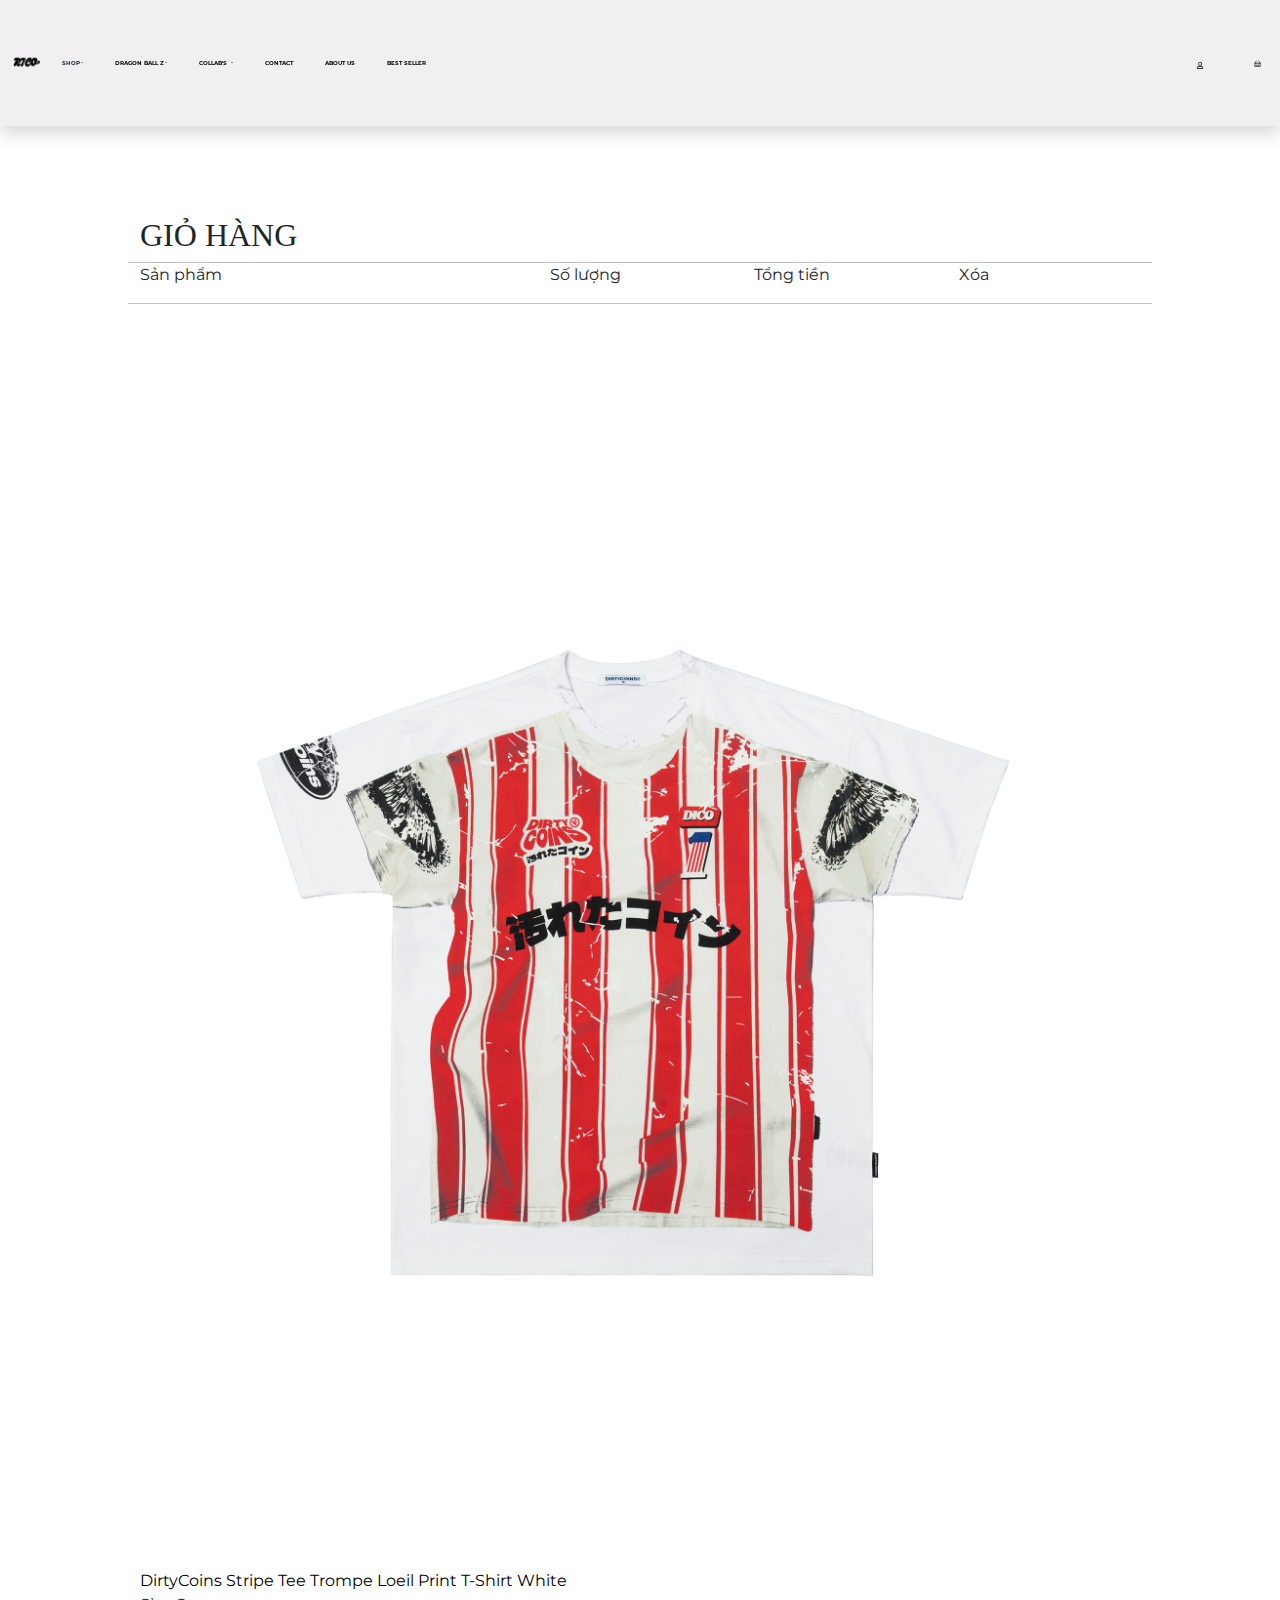
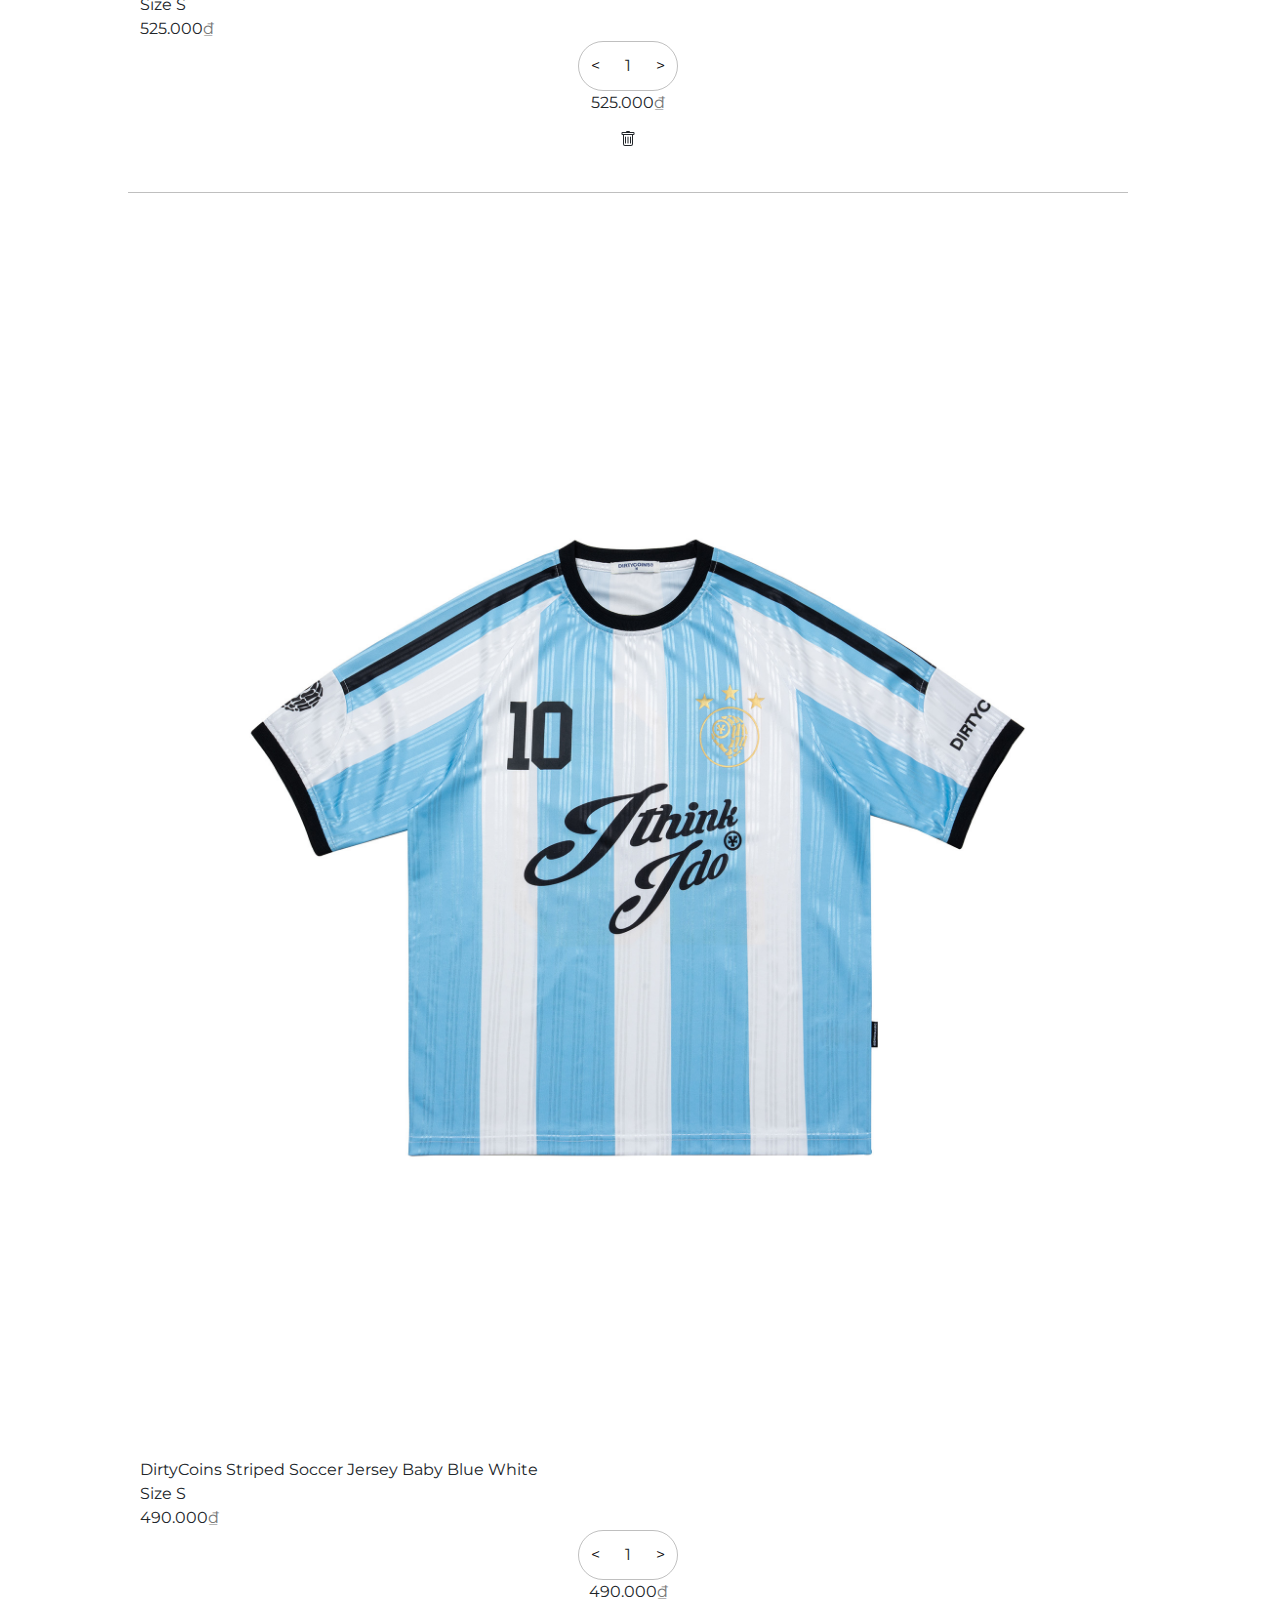
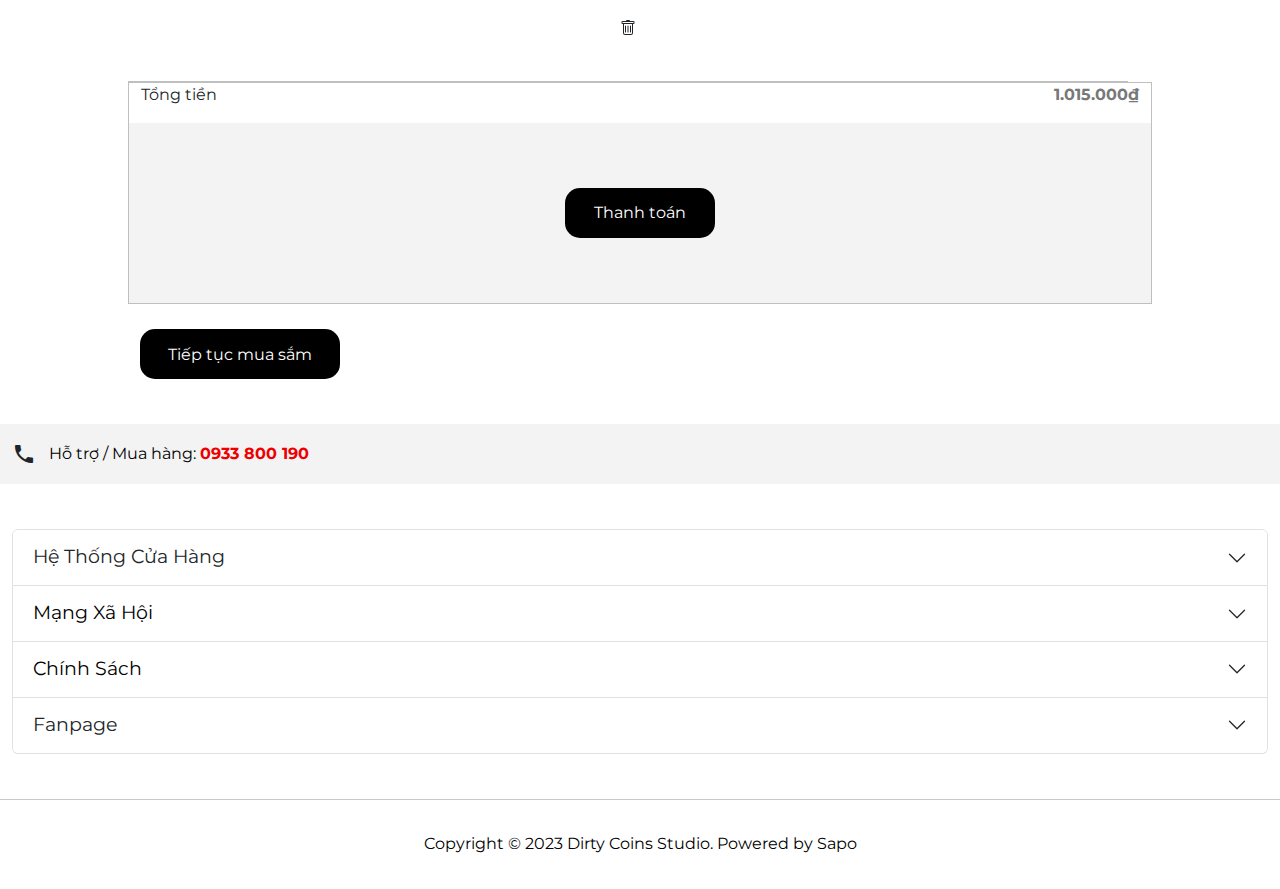
<file: designs/cart.html>
<!DOCTYPE html><html data-bs-theme="light" lang="en"><head><meta charset="utf-8"><meta name="viewport" content="width=device-width, initial-scale=1.0, shrink-to-fit=no"><title>DoAn-ThietKeGiaoDienNguoiDung</title><link rel="stylesheet" href="assets/bootstrap/css/bootstrap.min.css"><link rel="stylesheet" href="assets/fonts/fontawesome-all.min.css"><link rel="stylesheet" href="assets/fonts/material-icons.min.css"><link rel="stylesheet" href="assets/css/styles.css"><link rel="preconnect" href="https://fonts.googleapis.com">
<link rel="preconnect" href="https://fonts.gstatic.com" crossorigin>
<link href="https://fonts.googleapis.com/css2?family=Montserrat:ital,wght@0,100..900;1,100..900&display=swap" rel="stylesheet">
</head><body class="overflow-x-hidden" style="margin: 0;padding: 0;font-family: Montserrat, sans-serif;"><header class="shadow position-fixed d-flex z-3 flex-row justify-content-center align-items-center flex-nowrap" style="width: 100vw;margin: 0;padding: 0;height: 14vh;background: #f1eff1;padding-right: 1vw;padding-left: 1vw;"><a href="index.html" style="width: auto;height: auto;"><img class="img-fluid logo" width="436" height="436" src="assets/img/3-nobg.png"></a><div class="container text-nowrap" style="padding: 0;"><ul class="nav"><li class="nav-item dropdown"><a class="dropdown-toggle nav-link" aria-expanded="false" data-bs-toggle="dropdown" href="shop.html" style="color: var(--bs-dark);"><strong>SHOP</strong></a><div class="dropdown-menu"><a class="dropdown-item" href="shop.html">TOPS</a><a class="dropdown-item" href="#">BOTTOMS&nbsp;</a><a class="dropdown-item" href="#">ACCESSORIES</a><a class="dropdown-item" href="#">BAGS</a><a class="dropdown-item" href="#">WOMENSWEAR</a><a class="dropdown-item" href="#">COMBO</a></div></li><li class="nav-item dropdown"><a class="dropdown-toggle nav-link" aria-expanded="false" data-bs-toggle="dropdown" href="#" style="color: var(--bs-dark);"><strong><span style="color: rgb(0, 0, 0);">DRAGON BALL Z</span></strong></a><div class="dropdown-menu"><a class="dropdown-item" href="#">DC | DBZ - TOPS</a><a class="dropdown-item" href="#"><span style="color: var(--bs-dropdown-link-hover-color); background-color: var(--bs-dropdown-link-hover-bg);">DC | DBZ - OUTERWEAR</span></a><a class="dropdown-item" href="#"><span style="color: var(--bs-dropdown-link-hover-color); background-color: var(--bs-dropdown-link-hover-bg);">DC | DBZ - ACCESSORIES</span></a></div></li><li class="nav-item dropdown"><a class="dropdown-toggle nav-link" aria-expanded="false" data-bs-toggle="dropdown" href="#" style="color: var(--bs-dark);"><strong><span style="color: rgb(0, 0, 0);">COLLAB'S</span>&nbsp;</strong></a><div class="dropdown-menu"><a class="dropdown-item" href="#">MASEW</a><a class="dropdown-item" href="#">THE UNDERDOGS</a><a class="dropdown-item" href="#">DRAGON BALL Z</a><a class="dropdown-item" href="#">LA LUNE</a><a class="dropdown-item" href="#">GAM ESPORTS</a><a class="dropdown-item" href="#">ONE PIECE</a><a class="dropdown-item" href="#">LIL 'WUYN</a><a class="dropdown-item" href="#">16TYPH</a><a class="dropdown-item" href="#">MILLION DOLLAR BOY</a></div></li><li class="nav-item"><a class="nav-link" href="#" style="color: var(--bs-black);"><strong>CONTACT</strong></a></li><li class="nav-item"><a class="nav-link" href="#" style="color: var(--bs-black);"><strong>ABOUT US</strong></a></li><li class="nav-item"><a class="nav-link" href="#" style="color: rgb(0,0,0);"><strong>BEST SELLER</strong></a></li></ul></div><div class="container d-flex flex-row justify-content-between align-items-center right-header"><div class="shadow flex-row justify-content-center align-items-center search"><input type="search" style="border-width: 0px;height: 7.5vh;padding: 0;background: rgb(241,239,241);" required="" placeholder="Tìm kiếm..."><svg xmlns="http://www.w3.org/2000/svg" width="1em" height="1em" fill="currentColor" viewBox="0 0 16 16" class="bi bi-search">
  <path d="M11.742 10.344a6.5 6.5 0 1 0-1.397 1.398h-.001c.03.04.062.078.098.115l3.85 3.85a1 1 0 0 0 1.415-1.414l-3.85-3.85a1.007 1.007 0 0 0-.115-.1zM12 6.5a5.5 5.5 0 1 1-11 0 5.5 5.5 0 0 1 11 0"></path>
</svg></div><a href="login.html"><i class="far fa-user icon"></i></a><a href="cart.html"><svg xmlns="http://www.w3.org/2000/svg" width="1em" height="1em" fill="currentColor" viewBox="0 0 16 16" class="bi bi-basket icon">
  <path d="M5.757 1.071a.5.5 0 0 1 .172.686L3.383 6h9.234L10.07 1.757a.5.5 0 1 1 .858-.514L13.783 6H15a1 1 0 0 1 1 1v1a1 1 0 0 1-1 1v4.5a2.5 2.5 0 0 1-2.5 2.5h-9A2.5 2.5 0 0 1 1 13.5V9a1 1 0 0 1-1-1V7a1 1 0 0 1 1-1h1.217L5.07 1.243a.5.5 0 0 1 .686-.172zM2 9v4.5A1.5 1.5 0 0 0 3.5 15h9a1.5 1.5 0 0 0 1.5-1.5V9zM1 7v1h14V7zm3 3a.5.5 0 0 1 .5.5v3a.5.5 0 0 1-1 0v-3A.5.5 0 0 1 4 10m2 0a.5.5 0 0 1 .5.5v3a.5.5 0 0 1-1 0v-3A.5.5 0 0 1 6 10m2 0a.5.5 0 0 1 .5.5v3a.5.5 0 0 1-1 0v-3A.5.5 0 0 1 8 10m2 0a.5.5 0 0 1 .5.5v3a.5.5 0 0 1-1 0v-3a.5.5 0 0 1 .5-.5m2 0a.5.5 0 0 1 .5.5v3a.5.5 0 0 1-1 0v-3a.5.5 0 0 1 .5-.5"></path>
</svg></a></div></header><div class="container" style="width: 100vw;max-width: 100vw;margin: 0;padding: 0;"><div class="row row-cols-1 row-cols-sm-1 row-cols-xxl-2" style="margin: 0;padding-right: 10vw;padding-left: 10vw;padding-top: 24vh;padding-bottom: 5vh;"><div class="col"><h2 style="font-family: 'Alfa Slab One', serif;">GIỎ HÀNG</h2></div><div class="col cart-left"><div class="row row-cols-4" style="border-top: 1px solid rgba(0,0,0,0.25) ;border-bottom: 1px solid rgba(0,0,0,0.25) ;"><div class="col" style="width: 40%;"><p>Sản phẩm&nbsp;</p></div><div class="col col-xxl-3" style="width: 20%;"><p>Số lượng</p></div><div class="col" style="width: 20%;"><p>Tổng tiền</p></div><div class="col" style="width: 16%;"><p>Xóa</p></div></div><div class="row g-0 row-cols-1" style="width: 100%;"><div class="col" style="width: 100%;"><div class="row row-cols-1 row-cols-xxl-5" style="width: 100%;border-bottom: 1px solid rgb(0,0,0,0.25);padding-top: 5vh;padding-bottom: 5vh;"><div class="col d-flex justify-content-center align-items-center"><img class="img-fluid" width="2000" height="2500" src="assets/img/post/1-1b37dc3a-f5f6-4ea4-b366-8ac438b87aee.jpg"></div><div class="col d-flex flex-column justify-content-center align-items-start"><p style="margin: 0;text-align: left;"><span style="color: rgb(0, 0, 0);">DirtyCoins Stripe Tee Trompe Loeil Print T-Shirt White</span></p><p style="margin: 0;text-align: left;">Size S</p><p style="margin: 0;text-align: left;">525.000<span style="color: rgb(120, 120, 120);">₫</span></p></div><div class="col d-flex flex-row justify-content-center align-items-center"><div class="row row-cols-3" style="width: 100px;height: 50px;border: 1px solid rgba(0,0,0,0.25);border-radius: 25px;"><div class="col d-flex justify-content-center align-items-center"><button type="button" style="background: rgb(255,255,255);border-width: 0px;">&lt;</button></div><div class="col d-flex justify-content-center align-items-center"><p style="margin: 0;">1</p></div><div class="col d-flex justify-content-center align-items-center"><button type="button" style="background: rgb(255,255,255);border-width: 0px;">&gt;</button></div></div></div><div class="col d-flex justify-content-center align-items-center"><p>525.000<span style="color: rgb(120, 120, 120);">₫</span></p></div><div class="col d-flex justify-content-center align-items-center"><svg xmlns="http://www.w3.org/2000/svg" width="1em" height="1em" fill="currentColor" viewBox="0 0 16 16" class="bi bi-trash">
  <path d="M5.5 5.5A.5.5 0 0 1 6 6v6a.5.5 0 0 1-1 0V6a.5.5 0 0 1 .5-.5m2.5 0a.5.5 0 0 1 .5.5v6a.5.5 0 0 1-1 0V6a.5.5 0 0 1 .5-.5m3 .5a.5.5 0 0 0-1 0v6a.5.5 0 0 0 1 0z"></path>
  <path d="M14.5 3a1 1 0 0 1-1 1H13v9a2 2 0 0 1-2 2H5a2 2 0 0 1-2-2V4h-.5a1 1 0 0 1-1-1V2a1 1 0 0 1 1-1H6a1 1 0 0 1 1-1h2a1 1 0 0 1 1 1h3.5a1 1 0 0 1 1 1zM4.118 4 4 4.059V13a1 1 0 0 0 1 1h6a1 1 0 0 0 1-1V4.059L11.882 4zM2.5 3h11V2h-11z"></path>
</svg></div></div></div></div><div class="row g-0 row-cols-1" style="width: 100%;"><div class="col" style="width: 100%;"><div class="row row-cols-1 row-cols-xxl-5" style="width: 100%;border-bottom: 1px solid rgb(0,0,0,0.25);padding-top: 5vh;padding-bottom: 5vh;"><div class="col d-flex justify-content-center align-items-center"><img class="img-fluid" width="2000" height="2500" src="assets/img/post/1-a9b76695-2d0b-439c-9764-9b37cbecf804.jpg"></div><div class="col d-flex flex-column justify-content-center align-items-start"><p style="margin: 0;text-align: left;">DirtyCoins Striped Soccer Jersey Baby Blue White</p><p style="margin: 0;text-align: left;">Size S</p><p style="margin: 0;text-align: left;">490.000<span style="color: rgb(120, 120, 120);">₫</span></p></div><div class="col d-flex flex-row justify-content-center align-items-center"><div class="row row-cols-3" style="width: 100px;height: 50px;border: 1px solid rgba(0,0,0,0.25);border-radius: 25px;"><div class="col d-flex justify-content-center align-items-center"><button type="button" style="background: rgb(255,255,255);border-width: 0px;">&lt;</button></div><div class="col d-flex justify-content-center align-items-center"><p style="margin: 0;">1</p></div><div class="col d-flex justify-content-center align-items-center"><button type="button" style="background: rgb(255,255,255);border-width: 0px;">&gt;</button></div></div></div><div class="col d-flex justify-content-center align-items-center"><p>490.000<span style="color: rgb(120, 120, 120);">₫</span></p></div><div class="col d-flex justify-content-center align-items-center"><svg xmlns="http://www.w3.org/2000/svg" width="1em" height="1em" fill="currentColor" viewBox="0 0 16 16" class="bi bi-trash">
  <path d="M5.5 5.5A.5.5 0 0 1 6 6v6a.5.5 0 0 1-1 0V6a.5.5 0 0 1 .5-.5m2.5 0a.5.5 0 0 1 .5.5v6a.5.5 0 0 1-1 0V6a.5.5 0 0 1 .5-.5m3 .5a.5.5 0 0 0-1 0v6a.5.5 0 0 0 1 0z"></path>
  <path d="M14.5 3a1 1 0 0 1-1 1H13v9a2 2 0 0 1-2 2H5a2 2 0 0 1-2-2V4h-.5a1 1 0 0 1-1-1V2a1 1 0 0 1 1-1H6a1 1 0 0 1 1-1h2a1 1 0 0 1 1 1h3.5a1 1 0 0 1 1 1zM4.118 4 4 4.059V13a1 1 0 0 0 1 1h6a1 1 0 0 0 1-1V4.059L11.882 4zM2.5 3h11V2h-11z"></path>
</svg></div></div></div></div></div><div class="col cart-right"><div class="row row-cols-1" style="border: 1px solid rgba(0,0,0,0.25) ;"><div class="col d-flex justify-content-between align-items-center"><p>Tổng tiền</p><p style="text-align: right;"><strong><span style="color: rgb(120, 120, 120);">1.015.000₫</span></strong></p></div><div class="col d-flex justify-content-center align-items-center" style="background: rgba(136,136,136,0.1);height: 20vh;"><a class="text-nowrap d-flex justify-content-center align-items-center" role="button" style="color: white;background: black;width: 150px;height: 50px;border-radius: 15px;" href="checkout.html">Thanh toán</a></div></div></div><div class="col"><a class="text-nowrap d-flex justify-content-center align-items-center" role="button" style="color: white;background: black;width: 200px;height: 50px;border-radius: 15px;padding-top: 1px;margin-top: 25px;" href="shop.html">Tiếp tục mua sắm</a></div></div></div><footer style="width: 100vw;"><div class="container d-flex flex-row justify-content-start align-items-center" style="width: 100vw;max-width: 100vw;background: #f3f3f3;margin: 0;padding-top: 2vh;padding-bottom: 2vh;"><i class="material-icons">phone</i><p style="margin: 0;margin-left: 1vw;"><span style="color: rgb(0, 0, 0);">Hỗ trợ / Mua hàng:&nbsp;</span><a href="tel:0933800190"><strong><span style="color: rgb(238, 0, 0);">0933 800 190</span></strong></a></p></div><div class="container d-flex flex-row" style="width: 100vw;max-width: 100vw;background: rgba(255,255,255,0);margin: 0;"><div class="accordion" role="tablist" id="accordion-1" style="width: 100%;margin-bottom: 5vh;margin-top: 5vh;"><div class="accordion-item"><h2 class="accordion-header" role="tab"><button class="accordion-button collapsed" type="button" data-bs-toggle="collapse" data-bs-target="#accordion-1 .item-1" aria-expanded="false" aria-controls="accordion-1 .item-1" style="font-size: 19px;">Hệ Thống Cửa Hàng</button></h2><div class="accordion-collapse collapse item-1" role="tabpanel" data-bs-parent="#accordion-1"><div class="accordion-body"><p class="mb-0"><strong><span style="color: rgb(72, 72, 72);">Chi Nhánh Hồ Chí Minh:</span></strong><br><strong><span style="color: rgb(72, 72, 72);">Phường Sài Gòn</span></strong><span style="color: rgb(72, 72, 72);">&nbsp;- The New Playground, Tầng B1 Vincom Center Đồng Khởi, 72 Lê Thánh Tôn.</span><br><strong><span style="color: rgb(72, 72, 72);">Phường An Lạc</span></strong><span style="color: rgb(72, 72, 72);">&nbsp;- Tầng 1 TTTM Aeon Mall Bình Tân, số 1 đường số 17A.</span><br><strong><span style="color: rgb(72, 72, 72);">Phường Long Bình</span></strong><span style="color: rgb(72, 72, 72);">&nbsp;- Tầng 2 TTTM Vincom Mega Mall Grand Park.</span><br><strong><span style="color: rgb(72, 72, 72);">Phường Hòa Hưng</span></strong><span style="color: rgb(72, 72, 72);">&nbsp;- 561 Sư Vạn Hạnh.</span><br><strong><span style="color: rgb(72, 72, 72);">Phường Cầu Ông Lãnh</span></strong><span style="color: rgb(72, 72, 72);">&nbsp;- 160 Nguyễn Cư Trinh.</span><br><strong><span style="color: rgb(72, 72, 72);">Phường Sài Gòn</span></strong><span style="color: rgb(72, 72, 72);">&nbsp;- The New Playground 26 Lý Tự Trọng.</span><br><strong><span style="color: rgb(72, 72, 72);">Phường Gò Vấp</span></strong><span style="color: rgb(72, 72, 72);">&nbsp;- 326 Quang Trung.</span><br><strong><span style="color: rgb(72, 72, 72);">Phường Thủ Dầu Một</span></strong><span style="color: rgb(72, 72, 72);">&nbsp;- 28 Yersin.</span></p><p class="mb-0"><strong><span style="color: rgb(72, 72, 72);">Chi Nhánh Đồng Nai:</span></strong><br><strong><span style="color: rgb(72, 72, 72);">Phường Tam Hiệp&nbsp;</span></strong><span style="color: rgb(72, 72, 72);">- 151A Phan Trung.</span></p><p class="mb-0"><strong><span style="color: rgb(72, 72, 72);">Chi Nhánh Cần Thơ:</span></strong><br><strong><span style="color: rgb(72, 72, 72);">Phường Ninh Kiều</span></strong><span style="color: rgb(72, 72, 72);">&nbsp;- 52 Mậu Thân.</span></p><p class="mb-0"><strong><span style="color: rgb(72, 72, 72);">Chi Nhánh Hà Nội:</span></strong><br><strong><span style="color: rgb(72, 72, 72);">Phường Dương Nội</span></strong><span style="color: rgb(72, 72, 72);">&nbsp;- Tầng 2 TTTM Aeon Mall Hà Đông Khu dân cư Hoàng Văn Thụ.</span></p><p class="mb-0"><strong><span style="color: rgb(72, 72, 72);">Chi Nhánh Hưng Yên:</span></strong><br><strong><span style="color: rgb(72, 72, 72);">Xã Nghĩa Trụ</span></strong><span style="color: rgb(72, 72, 72);">&nbsp;- PT.TV 136 - Mega Grand World - Ocean Park 3.</span></p><p class="mb-0"><strong><span style="color: rgb(72, 72, 72);">Chi Nhánh Hải Phòng:</span></strong><br><strong><span style="color: rgb(72, 72, 72);">Phường Lê Chân</span></strong><span style="color: rgb(72, 72, 72);">&nbsp;- Tầng 2 TTTM Aeon Mall Hải Phòng Lê Chân số 10 Võ Nguyên Giáp.</span></p><p class="mb-0"><a href="tel:0933800190"><span style="color: rgb(67, 67, 67); background-color: transparent;">0933 800 190</span></a><span style="color: rgb(72, 72, 72);">&nbsp;-&nbsp;</span><a href="tel:1900252557"><span style="color: rgb(67, 67, 67); background-color: transparent;">1900252557</span></a><br><a href="mailto:csteamdcs@gmail.com"><span style="color: rgb(67, 67, 67); background-color: transparent;">csteamdcs@gmail.com</span></a></p></div></div></div><div class="accordion-item"><h2 class="accordion-header" role="tab"><button class="accordion-button collapsed" type="button" data-bs-toggle="collapse" data-bs-target="#accordion-1 .item-2" aria-expanded="false" aria-controls="accordion-1 .item-2" style="font-size: 19px;"><br><span style="color: rgb(0, 0, 0);">Mạng Xã Hội</span></button></h2><div class="accordion-collapse collapse item-2" role="tabpanel" data-bs-parent="#accordion-1"><div class="accordion-body"><svg xmlns="http://www.w3.org/2000/svg" width="1em" height="1em" fill="currentColor" viewBox="0 0 16 16" class="bi bi-facebook" style="font-size: 30px;">
  <path d="M16 8.049c0-4.446-3.582-8.05-8-8.05C3.58 0-.002 3.603-.002 8.05c0 4.017 2.926 7.347 6.75 7.951v-5.625h-2.03V8.05H6.75V6.275c0-2.017 1.195-3.131 3.022-3.131.876 0 1.791.157 1.791.157v1.98h-1.009c-.993 0-1.303.621-1.303 1.258v1.51h2.218l-.354 2.326H9.25V16c3.824-.604 6.75-3.934 6.75-7.951"></path>
</svg><svg xmlns="http://www.w3.org/2000/svg" width="1em" height="1em" fill="currentColor" viewBox="0 0 16 16" class="bi bi-youtube" style="font-size: 29px;">
  <path d="M8.051 1.999h.089c.822.003 4.987.033 6.11.335a2.01 2.01 0 0 1 1.415 1.42c.101.38.172.883.22 1.402l.01.104.022.26.008.104c.065.914.073 1.77.074 1.957v.075c-.001.194-.01 1.108-.082 2.06l-.008.105-.009.104c-.05.572-.124 1.14-.235 1.558a2.007 2.007 0 0 1-1.415 1.42c-1.16.312-5.569.334-6.18.335h-.142c-.309 0-1.587-.006-2.927-.052l-.17-.006-.087-.004-.171-.007-.171-.007c-1.11-.049-2.167-.128-2.654-.26a2.007 2.007 0 0 1-1.415-1.419c-.111-.417-.185-.986-.235-1.558L.09 9.82l-.008-.104A31.4 31.4 0 0 1 0 7.68v-.123c.002-.215.01-.958.064-1.778l.007-.103.003-.052.008-.104.022-.26.01-.104c.048-.519.119-1.023.22-1.402a2.007 2.007 0 0 1 1.415-1.42c.487-.13 1.544-.21 2.654-.26l.17-.007.172-.006.086-.003.171-.007A99.788 99.788 0 0 1 7.858 2h.193zM6.4 5.209v4.818l4.157-2.408z"></path>
</svg><svg xmlns="http://www.w3.org/2000/svg" width="1em" height="1em" fill="currentColor" viewBox="0 0 16 16" class="bi bi-instagram" style="font-size: 30px;">
  <path d="M8 0C5.829 0 5.556.01 4.703.048 3.85.088 3.269.222 2.76.42a3.917 3.917 0 0 0-1.417.923A3.927 3.927 0 0 0 .42 2.76C.222 3.268.087 3.85.048 4.7.01 5.555 0 5.827 0 8.001c0 2.172.01 2.444.048 3.297.04.852.174 1.433.372 1.942.205.526.478.972.923 1.417.444.445.89.719 1.416.923.51.198 1.09.333 1.942.372C5.555 15.99 5.827 16 8 16s2.444-.01 3.298-.048c.851-.04 1.434-.174 1.943-.372a3.916 3.916 0 0 0 1.416-.923c.445-.445.718-.891.923-1.417.197-.509.332-1.09.372-1.942C15.99 10.445 16 10.173 16 8s-.01-2.445-.048-3.299c-.04-.851-.175-1.433-.372-1.941a3.926 3.926 0 0 0-.923-1.417A3.911 3.911 0 0 0 13.24.42c-.51-.198-1.092-.333-1.943-.372C10.443.01 10.172 0 7.998 0h.003zm-.717 1.442h.718c2.136 0 2.389.007 3.232.046.78.035 1.204.166 1.486.275.373.145.64.319.92.599.28.28.453.546.598.92.11.281.24.705.275 1.485.039.843.047 1.096.047 3.231s-.008 2.389-.047 3.232c-.035.78-.166 1.203-.275 1.485a2.47 2.47 0 0 1-.599.919c-.28.28-.546.453-.92.598-.28.11-.704.24-1.485.276-.843.038-1.096.047-3.232.047s-2.39-.009-3.233-.047c-.78-.036-1.203-.166-1.485-.276a2.478 2.478 0 0 1-.92-.598 2.48 2.48 0 0 1-.6-.92c-.109-.281-.24-.705-.275-1.485-.038-.843-.046-1.096-.046-3.233 0-2.136.008-2.388.046-3.231.036-.78.166-1.204.276-1.486.145-.373.319-.64.599-.92.28-.28.546-.453.92-.598.282-.11.705-.24 1.485-.276.738-.034 1.024-.044 2.515-.045v.002zm4.988 1.328a.96.96 0 1 0 0 1.92.96.96 0 0 0 0-1.92zm-4.27 1.122a4.109 4.109 0 1 0 0 8.217 4.109 4.109 0 0 0 0-8.217zm0 1.441a2.667 2.667 0 1 1 0 5.334 2.667 2.667 0 0 1 0-5.334"></path>
</svg></div></div></div><div class="accordion-item"><h2 class="accordion-header" role="tab"><button class="accordion-button collapsed" type="button" data-bs-toggle="collapse" data-bs-target="#accordion-1 .item-3" aria-expanded="false" aria-controls="accordion-1 .item-3" style="font-size: 19px;"><br><span style="color: rgb(0, 0, 0);">Chính Sách</span></button></h2><div class="accordion-collapse collapse item-3" role="tabpanel" data-bs-parent="#accordion-1"><div class="accordion-body"><ul><li><a href="https://dirtycoins.vn/chinh-sach-bao-ve-thong-tin-ca-nhan" target="_blank"><span style="color: rgb(67, 67, 67); background-color: transparent;">Chính sách bảo mật</span></a></li><li><a href="https://dirtycoins.vn/faq-cau-hoi-thuong-gap" target="_blank"><span style="color: rgb(67, 67, 67); background-color: transparent;">FAQ</span></a></li><li><a href="https://dirtycoins.vn/chinh-sach-the-thanh-vien" target="_blank"><span style="color: rgb(67, 67, 67); background-color: transparent;">Chính sách Thẻ Thành viên</span></a></li><li><a href="https://dirtycoins.vn/chinh-sach-bao-hanh-san-pham" target="_blank"><span style="color: rgb(67, 67, 67); background-color: transparent;">Chính sách Bảo hành &amp; Đổi trả</span></a></li><li><a href="https://dirtycoins.vn/chinh-sach-giao-hang-hoa-toc" target="_blank"><span style="color: rgb(67, 67, 67); background-color: transparent;">Chính sách giao hàng hỏa tốc</span></a></li></ul></div></div></div><div class="accordion-item"><h2 class="accordion-header" role="tab"><button class="accordion-button collapsed" type="button" data-bs-toggle="collapse" data-bs-target="#accordion-1 .item-4" aria-expanded="false" aria-controls="accordion-1 .item-4" style="font-size: 19px;">Fanpage</button></h2><div class="accordion-collapse collapse item-4" role="tabpanel" data-bs-parent="#accordion-1"><div class="accordion-body"></div></div></div></div><div class="row g-0 row-cols-4 footer-row" style="width: 100vw;"><div class="col" style="padding-right: 0px;margin-right: -10px;"><h4><strong><span style="color: rgb(0, 0, 0);">Hệ Thống Cửa Hàng</span></strong></h4><p style="margin-right: -367px;margin-left: 11px;margin-bottom: 0px;"><strong><span style="color: rgb(72, 72, 72);">Chi Nhánh Hồ Chí Minh:</span></strong><br><strong><span style="color: rgb(72, 72, 72);">Phường Sài Gòn</span></strong><span style="color: rgb(72, 72, 72);">&nbsp;- The New Playground, Tầng B1 Vincom Center Đồng Khởi, 72 Lê Thánh Tôn.</span><br><strong><span style="color: rgb(72, 72, 72);">Phường An Lạc</span></strong><span style="color: rgb(72, 72, 72);">&nbsp;- Tầng 1 TTTM Aeon Mall Bình Tân, số 1 đường số 17A.</span><br><strong><span style="color: rgb(72, 72, 72);">Phường Long Bình</span></strong><span style="color: rgb(72, 72, 72);">&nbsp;- Tầng 2 TTTM Vincom Mega Mall Grand Park.</span><br><strong><span style="color: rgb(72, 72, 72);">Phường Hòa Hưng</span></strong><span style="color: rgb(72, 72, 72);">&nbsp;- 561 Sư Vạn Hạnh.</span><br><strong><span style="color: rgb(72, 72, 72);">Phường Cầu Ông Lãnh</span></strong><span style="color: rgb(72, 72, 72);">&nbsp;- 160 Nguyễn Cư Trinh.</span><br><strong><span style="color: rgb(72, 72, 72);">Phường Sài Gòn</span></strong><span style="color: rgb(72, 72, 72);">&nbsp;- The New Playground 26 Lý Tự Trọng.</span><br><strong><span style="color: rgb(72, 72, 72);">Phường Gò Vấp</span></strong><span style="color: rgb(72, 72, 72);">&nbsp;- 326 Quang Trung.</span><br><strong><span style="color: rgb(72, 72, 72);">Phường Thủ Dầu Một</span></strong><span style="color: rgb(72, 72, 72);">&nbsp;- 28 Yersin.</span></p><p style="margin-right: -367px;margin-left: 11px;margin-bottom: 0px;"><strong><span style="color: rgb(72, 72, 72);">Chi Nhánh Đồng Nai:</span></strong><br><strong><span style="color: rgb(72, 72, 72);">Phường Tam Hiệp&nbsp;</span></strong><span style="color: rgb(72, 72, 72);">- 151A Phan Trung.</span></p><p style="margin-right: -367px;margin-left: 11px;margin-bottom: 0px;"><strong><span style="color: rgb(72, 72, 72);">Chi Nhánh Cần Thơ:</span></strong><br><strong><span style="color: rgb(72, 72, 72);">Phường Ninh Kiều</span></strong><span style="color: rgb(72, 72, 72);">&nbsp;- 52 Mậu Thân.</span></p><p style="margin-right: -367px;margin-left: 11px;margin-bottom: 0px;"><strong><span style="color: rgb(72, 72, 72);">Chi Nhánh Hà Nội:</span></strong><br><strong><span style="color: rgb(72, 72, 72);">Phường Dương Nội</span></strong><span style="color: rgb(72, 72, 72);">&nbsp;- Tầng 2 TTTM Aeon Mall Hà Đông Khu dân cư Hoàng Văn Thụ.</span></p><p style="margin-right: -367px;margin-left: 11px;margin-bottom: 0px;"><strong><span style="color: rgb(72, 72, 72);">Chi Nhánh Hưng Yên:</span></strong><br><strong><span style="color: rgb(72, 72, 72);">Xã Nghĩa Trụ</span></strong><span style="color: rgb(72, 72, 72);">&nbsp;- PT.TV 136 - Mega Grand World - Ocean Park 3.</span></p><p style="margin-right: -367px;margin-left: 11px;margin-bottom: 0px;"><strong><span style="color: rgb(72, 72, 72);">Chi Nhánh Hải Phòng:</span></strong><br><strong><span style="color: rgb(72, 72, 72);">Phường Lê Chân</span></strong><span style="color: rgb(72, 72, 72);">&nbsp;- Tầng 2 TTTM Aeon Mall Hải Phòng Lê Chân số 10 Võ Nguyên Giáp.</span></p><p style="margin-right: -367px;margin-left: 11px;margin-bottom: 21px;"><a href="tel:0933800190"><span style="color: rgb(67, 67, 67); background-color: transparent;">0933 800 190</span></a><span style="color: rgb(72, 72, 72);">&nbsp;-&nbsp;</span><a href="tel:1900252557"><span style="color: rgb(67, 67, 67); background-color: transparent;">1900252557</span></a><br><a href="mailto:csteamdcs@gmail.com"><span style="color: rgb(67, 67, 67); background-color: transparent;">csteamdcs@gmail.com</span></a></p></div><div class="col" style="margin-left: 388px;"><h4><strong>Mạng Xã Hội</strong></h4><div style="margin-bottom: 38px;"><svg xmlns="http://www.w3.org/2000/svg" width="1em" height="1em" fill="currentColor" viewBox="0 0 16 16" class="bi bi-facebook" style="font-size: 41px;width: 40px;height: 40px;margin-right: 10px;">
  <path d="M16 8.049c0-4.446-3.582-8.05-8-8.05C3.58 0-.002 3.603-.002 8.05c0 4.017 2.926 7.347 6.75 7.951v-5.625h-2.03V8.05H6.75V6.275c0-2.017 1.195-3.131 3.022-3.131.876 0 1.791.157 1.791.157v1.98h-1.009c-.993 0-1.303.621-1.303 1.258v1.51h2.218l-.354 2.326H9.25V16c3.824-.604 6.75-3.934 6.75-7.951"></path>
</svg><svg xmlns="http://www.w3.org/2000/svg" width="1em" height="1em" fill="currentColor" viewBox="0 0 16 16" class="bi bi-youtube" style="font-size: 15px;height: 40px;width: 40px;margin-right: 10px;">
  <path d="M8.051 1.999h.089c.822.003 4.987.033 6.11.335a2.01 2.01 0 0 1 1.415 1.42c.101.38.172.883.22 1.402l.01.104.022.26.008.104c.065.914.073 1.77.074 1.957v.075c-.001.194-.01 1.108-.082 2.06l-.008.105-.009.104c-.05.572-.124 1.14-.235 1.558a2.007 2.007 0 0 1-1.415 1.42c-1.16.312-5.569.334-6.18.335h-.142c-.309 0-1.587-.006-2.927-.052l-.17-.006-.087-.004-.171-.007-.171-.007c-1.11-.049-2.167-.128-2.654-.26a2.007 2.007 0 0 1-1.415-1.419c-.111-.417-.185-.986-.235-1.558L.09 9.82l-.008-.104A31.4 31.4 0 0 1 0 7.68v-.123c.002-.215.01-.958.064-1.778l.007-.103.003-.052.008-.104.022-.26.01-.104c.048-.519.119-1.023.22-1.402a2.007 2.007 0 0 1 1.415-1.42c.487-.13 1.544-.21 2.654-.26l.17-.007.172-.006.086-.003.171-.007A99.788 99.788 0 0 1 7.858 2h.193zM6.4 5.209v4.818l4.157-2.408z"></path>
</svg><svg xmlns="http://www.w3.org/2000/svg" width="1em" height="1em" fill="currentColor" viewBox="0 0 16 16" class="bi bi-instagram" style="font-size: 41px;width: 40px;height: 40px;">
  <path d="M8 0C5.829 0 5.556.01 4.703.048 3.85.088 3.269.222 2.76.42a3.917 3.917 0 0 0-1.417.923A3.927 3.927 0 0 0 .42 2.76C.222 3.268.087 3.85.048 4.7.01 5.555 0 5.827 0 8.001c0 2.172.01 2.444.048 3.297.04.852.174 1.433.372 1.942.205.526.478.972.923 1.417.444.445.89.719 1.416.923.51.198 1.09.333 1.942.372C5.555 15.99 5.827 16 8 16s2.444-.01 3.298-.048c.851-.04 1.434-.174 1.943-.372a3.916 3.916 0 0 0 1.416-.923c.445-.445.718-.891.923-1.417.197-.509.332-1.09.372-1.942C15.99 10.445 16 10.173 16 8s-.01-2.445-.048-3.299c-.04-.851-.175-1.433-.372-1.941a3.926 3.926 0 0 0-.923-1.417A3.911 3.911 0 0 0 13.24.42c-.51-.198-1.092-.333-1.943-.372C10.443.01 10.172 0 7.998 0h.003zm-.717 1.442h.718c2.136 0 2.389.007 3.232.046.78.035 1.204.166 1.486.275.373.145.64.319.92.599.28.28.453.546.598.92.11.281.24.705.275 1.485.039.843.047 1.096.047 3.231s-.008 2.389-.047 3.232c-.035.78-.166 1.203-.275 1.485a2.47 2.47 0 0 1-.599.919c-.28.28-.546.453-.92.598-.28.11-.704.24-1.485.276-.843.038-1.096.047-3.232.047s-2.39-.009-3.233-.047c-.78-.036-1.203-.166-1.485-.276a2.478 2.478 0 0 1-.92-.598 2.48 2.48 0 0 1-.6-.92c-.109-.281-.24-.705-.275-1.485-.038-.843-.046-1.096-.046-3.233 0-2.136.008-2.388.046-3.231.036-.78.166-1.204.276-1.486.145-.373.319-.64.599-.92.28-.28.546-.453.92-.598.282-.11.705-.24 1.485-.276.738-.034 1.024-.044 2.515-.045v.002zm4.988 1.328a.96.96 0 1 0 0 1.92.96.96 0 0 0 0-1.92zm-4.27 1.122a4.109 4.109 0 1 0 0 8.217 4.109 4.109 0 0 0 0-8.217zm0 1.441a2.667 2.667 0 1 1 0 5.334 2.667 2.667 0 0 1 0-5.334"></path>
</svg></div><h4><strong>Chính Sách</strong></h4><ul><li><a href="https://dirtycoins.vn/chinh-sach-bao-ve-thong-tin-ca-nhan" target="_blank"><span style="color: rgb(67, 67, 67); background-color: transparent;">Chính sách bảo mật</span></a></li><li><a href="https://dirtycoins.vn/faq-cau-hoi-thuong-gap" target="_blank"><span style="color: rgb(67, 67, 67); background-color: transparent;">FAQ</span></a></li><li><a href="https://dirtycoins.vn/chinh-sach-the-thanh-vien" target="_blank"><span style="background-color: transparent;">Chính sách Thẻ Thành viên</span></a></li><li><a href="https://dirtycoins.vn/chinh-sach-bao-hanh-san-pham" target="_blank"><span style="color: rgb(67, 67, 67); background-color: transparent;">Chính sách Bảo hành &amp; Đổi trả</span></a></li><li><a href="https://dirtycoins.vn/chinh-sach-giao-hang-hoa-toc" target="_blank"><span style="color: rgb(67, 67, 67); background-color: transparent;">Chính sách giao hàng hỏa tốc</span></a></li></ul></div><div class="col" style="margin-left: -34px;"><h4><strong>Fanpage</strong></h4></div></div></div><div class="container d-flex flex-row justify-content-center align-items-center" style="width: 100vw;max-width: 100vw;background: rgba(255,255,255,0);margin: 0;height: 10vh;bottom: 0;border-top: 1px solid rgba(33,37,41,0.25) ;"><p class="text-center d-flex justify-content-center align-items-center" style="margin: 0;"><span style="color: rgb(0, 0, 0);">Copyright © 2023 Dirty Coins Studio. Powered by Sapo</span></p></div></footer><script src="assets/bootstrap/js/bootstrap.min.js"></script></body></html>
</file>
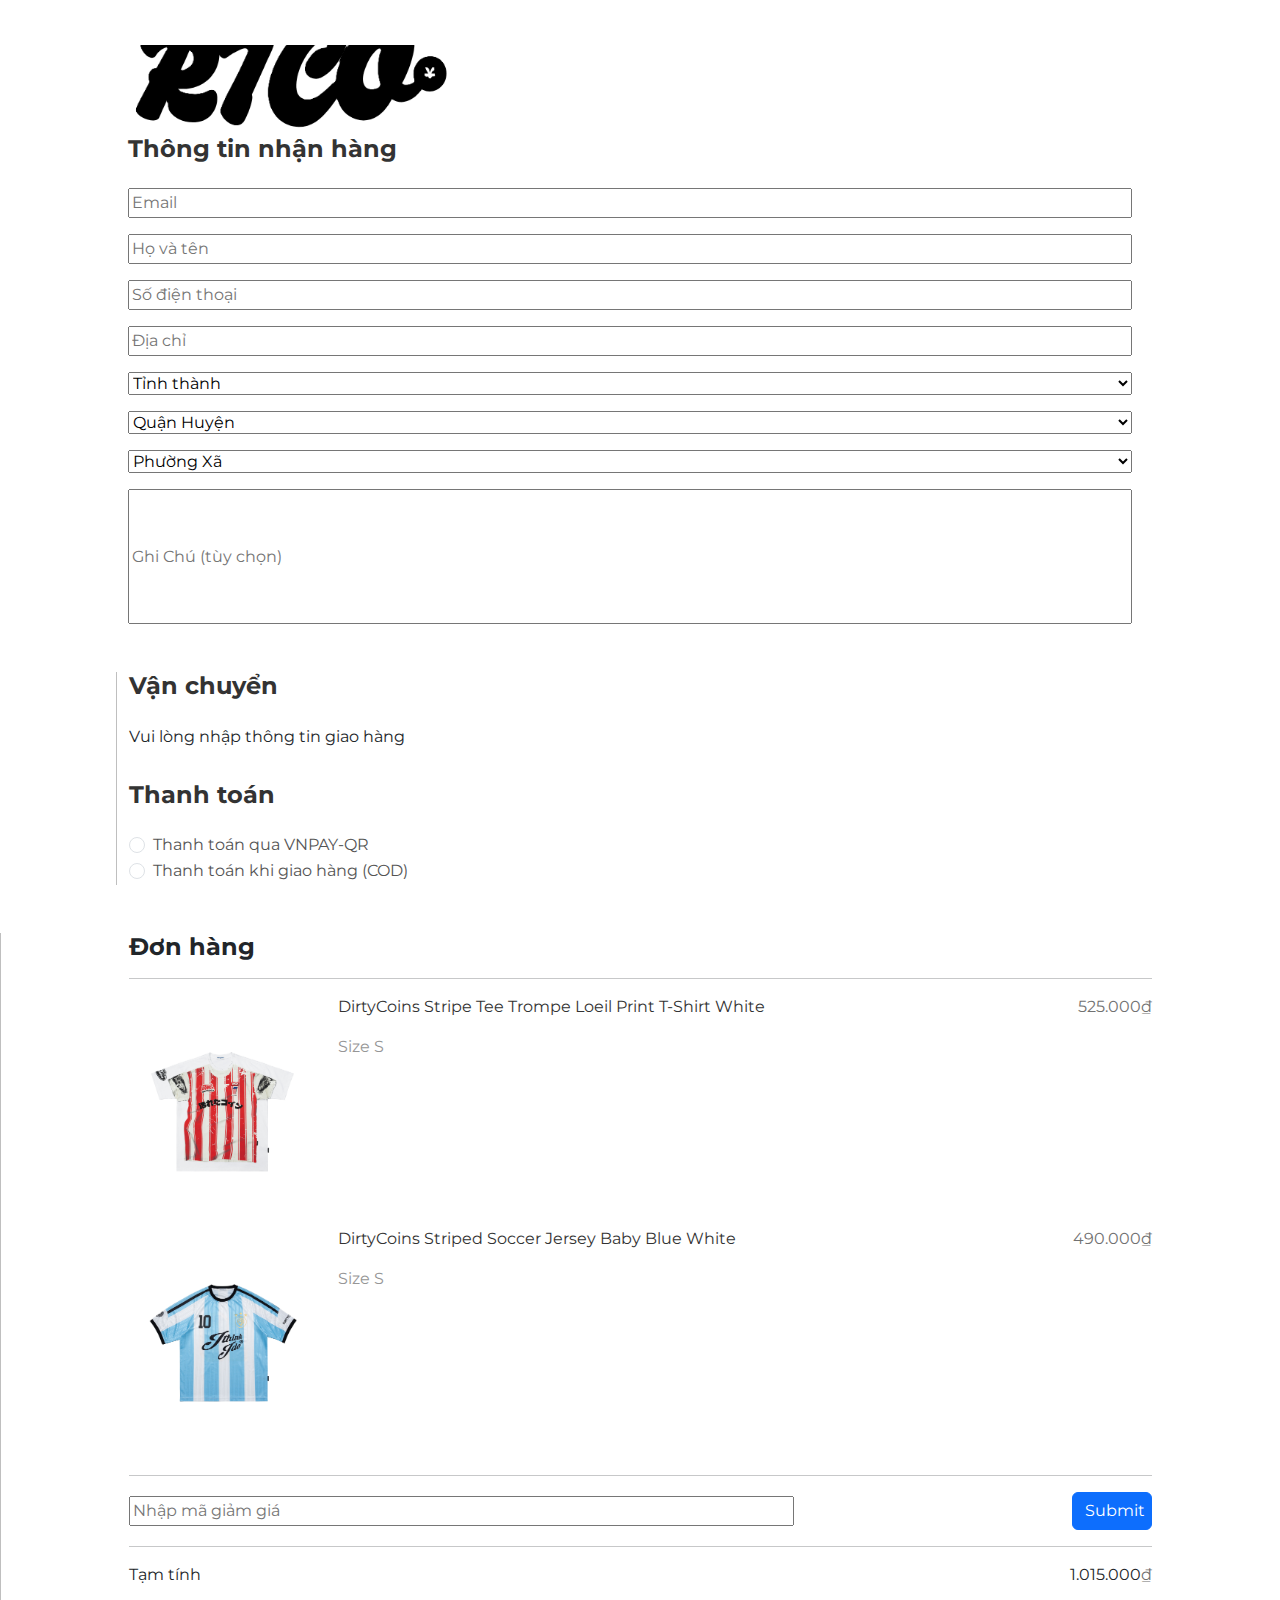
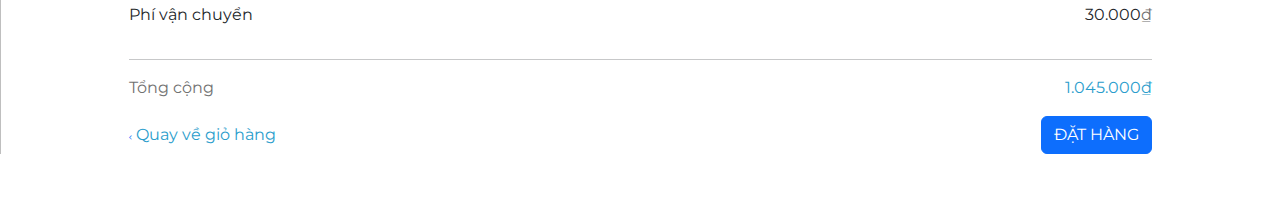
<file: designs/checkout.html>
<!DOCTYPE html><html data-bs-theme="light" lang="en"><head><meta charset="utf-8"><meta name="viewport" content="width=device-width, initial-scale=1.0, shrink-to-fit=no"><title>DoAn-ThietKeGiaoDienNguoiDung</title><link rel="stylesheet" href="assets/bootstrap/css/bootstrap.min.css"><link rel="stylesheet" href="assets/fonts/ionicons.min.css"><link rel="stylesheet" href="assets/css/styles.css"><link rel="preconnect" href="https://fonts.googleapis.com">
<link rel="preconnect" href="https://fonts.gstatic.com" crossorigin>
<link href="https://fonts.googleapis.com/css2?family=Montserrat:ital,wght@0,100..900;1,100..900&display=swap" rel="stylesheet">
</head><body class="overflow-x-hidden" style="margin: 0;padding: 0;font-family: Montserrat, sans-serif;"><div class="container" style="width: 100vw;margin: 0;padding: 0;max-width: 100vw;margin-top: 5vh;margin-bottom: 5vh;"><div class="row gx-0 gy-5 row-cols-1 row-cols-sm-1 row-cols-xxl-2" style="width: 100%;"><div class="col checkout-left"><a href="index.html" style="width: auto;height: auto;"><img class="img-fluid object-fit-cover checkout-logo" width="436" height="436" src="assets/img/3-nobg.png"></a><div class="row gy-5 row-cols-1 row-cols-xxl-2"><div class="col d-flex flex-column justify-content-center align-items-start gap-3"><h4><strong><span style="color: rgb(51, 51, 51);">Thông tin nhận hàng</span></strong></h4><input type="email" placeholder="Email" required="" style="width: 98%;"><input type="text" placeholder="Họ và tên" required="" style="width: 98%;"><input type="tel" placeholder="Số điện thoại" required="" style="width: 98%;"><input type="text" placeholder="Địa chỉ" required="" style="width: 98%;"><select required="" style="width: 98%;"><option value="1" selected="">Tỉnh thành</option><option value="2">Hà Nội</option><option value="3">Thành phố Hồ Chí Minh</option></select><select required="" style="width: 98%;"><option value="1" selected="">Quận Huyện</option><option value="2">Thị Xã Sơn Tây</option><option value="3">Quận Ba Đình</option><option value="4">Quận Cầu Giấy</option><option value="5">Quận 1</option><option value="6">Quận 2</option><option value="7">Quận 3</option></select><select required="" style="width: 98%;"><option value="1" selected="">Phường Xã</option><option value="2">Phường Lê Lợi</option><option value="3">Phường Phúc Xá</option><option value="4">Phường Nghĩa Đô</option><option value="5">Phường Đa Kao</option><option value="6">Phường Thảo Điền</option><option value="7">Phường 8</option></select><input type="text" placeholder="Ghi Chú (tùy chọn)" style="height: 15vh;width: 98%;"></div><div class="col d-flex flex-column justify-content-start align-items-start gap-3" style="border-left: 1px solid rgba(0,0,0,0.25) ;"><h4><strong><span style="color: rgb(51, 51, 51);">Vận chuyển</span></strong></h4><p style="background: rgba(255,255,255,0);">Vui lòng nhập thông tin giao hàng</p><h4><strong><span style="color: rgb(51, 51, 51);">Thanh toán</span></strong></h4><div class="row row-cols-1"><div class="col"><div class="form-check"><input class="form-check-input" type="radio" id="formCheck-1"><label class="form-check-label" for="formCheck-1"><span style="color: rgb(84, 84, 84);">Thanh toán qua VNPAY-QR</span></label></div></div><div class="col"><div class="form-check"><input class="form-check-input" type="radio" id="formCheck-2"><label class="form-check-label" for="formCheck-2"><span style="color: rgb(84, 84, 84);">Thanh toán khi giao hàng (COD)</span></label></div></div></div></div></div></div><div class="col checkout-right"><h4><strong>Đơn hàng</strong></h4><hr><div class="row row-cols-3"><div class="col" style="width: 20%;"><img class="img-fluid" width="2000" height="2500" src="assets/img/post/1-1b37dc3a-f5f6-4ea4-b366-8ac438b87aee.jpg"></div><div class="col" style="width: 60%;"><p><span style="color: rgb(51, 51, 51);">DirtyCoins Stripe Tee Trompe Loeil Print T-Shirt White</span></p><p><span style="color: rgb(150, 150, 150);">Size S</span></p></div><div class="col d-flex justify-content-end" style="width: 20%;"><p><span style="color: rgb(113, 113, 113);">525.000₫</span></p></div><div class="col" style="width: 20%;"><img class="img-fluid" width="2000" height="2500" src="assets/img/post/1-a9b76695-2d0b-439c-9764-9b37cbecf804.jpg"></div><div class="col" style="width: 60%;"><p><span style="color: rgb(51, 51, 51);">DirtyCoins Striped Soccer Jersey Baby Blue White</span></p><p><span style="color: rgb(150, 150, 150);">Size S</span></p></div><div class="col d-flex justify-content-end" style="width: 20%;"><p><span style="color: rgb(113, 113, 113);">490.000₫</span></p></div></div><hr><div class="row"><div class="col d-flex justify-content-between align-items-center"><input type="text" placeholder="Nhập mã giảm giá" style="width: 65%;"><input class="btn btn-primary" type="submit" style="width: 80px;"></div></div><hr><div class="row row-cols-1"><div class="col d-flex justify-content-between align-items-center"><p>Tạm tính</p><p>1.015.000<span style="color: rgb(113, 113, 113);">₫</span></p></div><div class="col d-flex justify-content-between align-items-center"><p>Phí vận chuyển</p><p>30.000<span style="color: rgb(113, 113, 113);">₫</span></p></div></div><hr><div class="row"><div class="col d-flex justify-content-between align-items-center"><p><span style="color: rgb(113, 113, 113);">Tổng cộng</span></p><p><span style="color: rgb(42, 157, 204);">1.045.000₫</span></p></div></div><div class="row"><div class="col d-flex justify-content-between align-items-center"><a href="cart.html" style="color: rgb(42, 157, 204);"><i class="icon ion-ios-arrow-back" style="color: var(--bs-blue);"></i>&nbsp;Quay về giỏ hàng</a><button class="btn btn-primary" type="submit">ĐẶT HÀNG</button></div></div></div></div></div><script src="assets/bootstrap/js/bootstrap.min.js"></script></body></html>
</file>
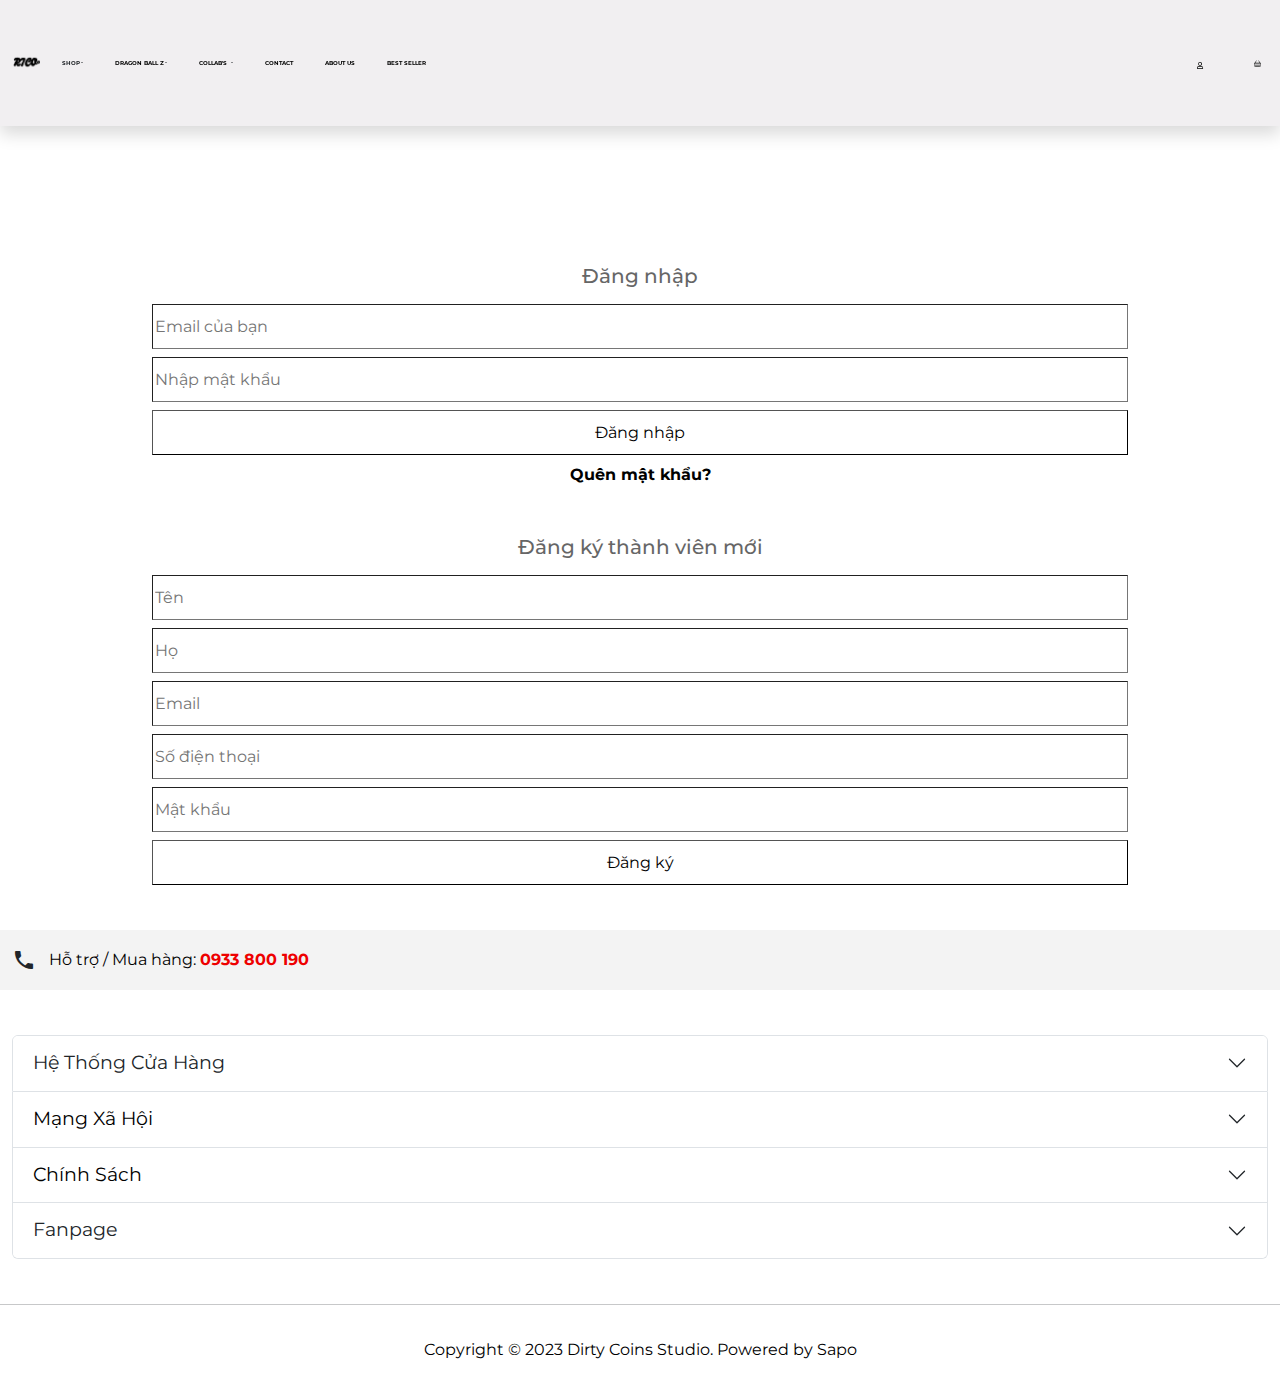
<file: designs/login.html>
<!DOCTYPE html><html data-bs-theme="light" lang="en"><head><meta charset="utf-8"><meta name="viewport" content="width=device-width, initial-scale=1.0, shrink-to-fit=no"><title>DoAn-ThietKeGiaoDienNguoiDung</title><link rel="stylesheet" href="assets/bootstrap/css/bootstrap.min.css"><link rel="stylesheet" href="assets/fonts/fontawesome-all.min.css"><link rel="stylesheet" href="assets/fonts/material-icons.min.css"><link rel="stylesheet" href="assets/css/styles.css"><link rel="preconnect" href="https://fonts.googleapis.com">
<link rel="preconnect" href="https://fonts.gstatic.com" crossorigin>
<link href="https://fonts.googleapis.com/css2?family=Montserrat:ital,wght@0,100..900;1,100..900&display=swap" rel="stylesheet">
</head><body class="overflow-x-hidden" style="margin: 0;padding: 0;font-family: Montserrat, sans-serif;"><header class="shadow position-fixed d-flex z-3 flex-row justify-content-center align-items-center flex-nowrap" style="width: 100vw;margin: 0;padding: 0;height: 14vh;background: #f1eff1;padding-right: 1vw;padding-left: 1vw;"><a href="index.html" style="width: auto;height: auto;"><img class="img-fluid logo" width="436" height="436" src="assets/img/3-nobg.png"></a><div class="container text-nowrap" style="padding: 0;"><ul class="nav"><li class="nav-item dropdown"><a class="dropdown-toggle nav-link" aria-expanded="false" data-bs-toggle="dropdown" href="shop.html" style="color: var(--bs-dark);"><strong>SHOP</strong></a><div class="dropdown-menu"><a class="dropdown-item" href="shop.html">TOPS</a><a class="dropdown-item" href="#">BOTTOMS&nbsp;</a><a class="dropdown-item" href="#">ACCESSORIES</a><a class="dropdown-item" href="#">BAGS</a><a class="dropdown-item" href="#">WOMENSWEAR</a><a class="dropdown-item" href="#">COMBO</a></div></li><li class="nav-item dropdown"><a class="dropdown-toggle nav-link" aria-expanded="false" data-bs-toggle="dropdown" href="#" style="color: var(--bs-dark);"><strong><span style="color: rgb(0, 0, 0);">DRAGON BALL Z</span></strong></a><div class="dropdown-menu"><a class="dropdown-item" href="#">DC | DBZ - TOPS</a><a class="dropdown-item" href="#"><span style="color: var(--bs-dropdown-link-hover-color); background-color: var(--bs-dropdown-link-hover-bg);">DC | DBZ - OUTERWEAR</span></a><a class="dropdown-item" href="#"><span style="color: var(--bs-dropdown-link-hover-color); background-color: var(--bs-dropdown-link-hover-bg);">DC | DBZ - ACCESSORIES</span></a></div></li><li class="nav-item dropdown"><a class="dropdown-toggle nav-link" aria-expanded="false" data-bs-toggle="dropdown" href="#" style="color: var(--bs-dark);"><strong><span style="color: rgb(0, 0, 0);">COLLAB'S</span>&nbsp;</strong></a><div class="dropdown-menu"><a class="dropdown-item" href="#">MASEW</a><a class="dropdown-item" href="#">THE UNDERDOGS</a><a class="dropdown-item" href="#">DRAGON BALL Z</a><a class="dropdown-item" href="#">LA LUNE</a><a class="dropdown-item" href="#">GAM ESPORTS</a><a class="dropdown-item" href="#">ONE PIECE</a><a class="dropdown-item" href="#">LIL 'WUYN</a><a class="dropdown-item" href="#">16TYPH</a><a class="dropdown-item" href="#">MILLION DOLLAR BOY</a></div></li><li class="nav-item"><a class="nav-link" href="#" style="color: var(--bs-black);"><strong>CONTACT</strong></a></li><li class="nav-item"><a class="nav-link" href="#" style="color: var(--bs-black);"><strong>ABOUT US</strong></a></li><li class="nav-item"><a class="nav-link" href="#" style="color: rgb(0,0,0);"><strong>BEST SELLER</strong></a></li></ul></div><div class="container d-flex flex-row justify-content-between align-items-center right-header"><div class="shadow flex-row justify-content-center align-items-center search"><input type="search" style="border-width: 0px;height: 7.5vh;padding: 0;background: rgb(241,239,241);" required="" placeholder="Tìm kiếm..."><svg xmlns="http://www.w3.org/2000/svg" width="1em" height="1em" fill="currentColor" viewBox="0 0 16 16" class="bi bi-search">
  <path d="M11.742 10.344a6.5 6.5 0 1 0-1.397 1.398h-.001c.03.04.062.078.098.115l3.85 3.85a1 1 0 0 0 1.415-1.414l-3.85-3.85a1.007 1.007 0 0 0-.115-.1zM12 6.5a5.5 5.5 0 1 1-11 0 5.5 5.5 0 0 1 11 0"></path>
</svg></div><a href="login.html"><i class="far fa-user icon"></i></a><a href="cart.html"><svg xmlns="http://www.w3.org/2000/svg" width="1em" height="1em" fill="currentColor" viewBox="0 0 16 16" class="bi bi-basket icon">
  <path d="M5.757 1.071a.5.5 0 0 1 .172.686L3.383 6h9.234L10.07 1.757a.5.5 0 1 1 .858-.514L13.783 6H15a1 1 0 0 1 1 1v1a1 1 0 0 1-1 1v4.5a2.5 2.5 0 0 1-2.5 2.5h-9A2.5 2.5 0 0 1 1 13.5V9a1 1 0 0 1-1-1V7a1 1 0 0 1 1-1h1.217L5.07 1.243a.5.5 0 0 1 .686-.172zM2 9v4.5A1.5 1.5 0 0 0 3.5 15h9a1.5 1.5 0 0 0 1.5-1.5V9zM1 7v1h14V7zm3 3a.5.5 0 0 1 .5.5v3a.5.5 0 0 1-1 0v-3A.5.5 0 0 1 4 10m2 0a.5.5 0 0 1 .5.5v3a.5.5 0 0 1-1 0v-3A.5.5 0 0 1 6 10m2 0a.5.5 0 0 1 .5.5v3a.5.5 0 0 1-1 0v-3A.5.5 0 0 1 8 10m2 0a.5.5 0 0 1 .5.5v3a.5.5 0 0 1-1 0v-3a.5.5 0 0 1 .5-.5m2 0a.5.5 0 0 1 .5.5v3a.5.5 0 0 1-1 0v-3a.5.5 0 0 1 .5-.5"></path>
</svg></a></div></header><div class="container" style="width: 100vw;max-width: 100vw;margin: 0;padding: 0;"><div class="row gx-5 gy-5 gy-xxl-0 row-cols-1 row-cols-xxl-2" style="margin: 0;padding-right: 10vw;padding-left: 10vw;padding-top: 24vh;padding-bottom: 5vh;"><div class="col d-flex flex-column justify-content-start align-items-center gap-2"><h5><span style="color: rgb(102, 102, 102);">Đăng nhập</span></h5><input type="email" style="background: rgb(255,255,255);border-width: 1px;width: 100%;height: 5vh;color: #000000;" placeholder="Email của bạn" required="" inputmode="email"><input type="password" style="background: rgb(255,255,255);border-width: 1px;width: 100%;height: 5vh;color: #000000;" placeholder="Nhập mật khẩu" required=""><button class="login-button" type="button">Đăng nhập</button><a href="#"><strong>Quên mật khẩu?</strong></a></div><div class="col d-flex flex-column justify-content-center align-items-center gap-2"><h5><span style="color: rgb(102, 102, 102);">Đăng ký thành viên mới</span></h5><input type="text" style="background: rgb(255,255,255);border-width: 1px;width: 100%;height: 5vh;color: #000000;" placeholder="Tên" required=""><input type="text" style="background: rgb(255,255,255);border-width: 1px;width: 100%;height: 5vh;color: #000000;" placeholder="Họ" required=""><input type="email" style="background: rgb(255,255,255);border-width: 1px;width: 100%;height: 5vh;color: #000000;" placeholder="Email" inputmode="email" required=""><input type="tel" style="background: rgb(255,255,255);border-width: 1px;width: 100%;height: 5vh;color: #000000;" placeholder="Số điện thoại" required=""><input type="password" style="background: rgb(255,255,255);border-width: 1px;width: 100%;height: 5vh;color: #000000;" placeholder="Mật khẩu" required=""><button class="login-button" type="button">Đăng ký</button></div></div></div><footer style="width: 100vw;"><div class="container d-flex flex-row justify-content-start align-items-center" style="width: 100vw;max-width: 100vw;background: #f3f3f3;margin: 0;padding-top: 2vh;padding-bottom: 2vh;"><i class="material-icons">phone</i><p style="margin: 0;margin-left: 1vw;"><span style="color: rgb(0, 0, 0);">Hỗ trợ / Mua hàng:&nbsp;</span><a href="tel:0933800190"><strong><span style="color: rgb(238, 0, 0);">0933 800 190</span></strong></a></p></div><div class="container d-flex flex-row" style="width: 100vw;max-width: 100vw;background: rgba(255,255,255,0);margin: 0;"><div class="accordion" role="tablist" id="accordion-1" style="width: 100%;margin-bottom: 5vh;margin-top: 5vh;"><div class="accordion-item"><h2 class="accordion-header" role="tab"><button class="accordion-button collapsed" type="button" data-bs-toggle="collapse" data-bs-target="#accordion-1 .item-1" aria-expanded="false" aria-controls="accordion-1 .item-1" style="font-size: 19px;">Hệ Thống Cửa Hàng</button></h2><div class="accordion-collapse collapse item-1" role="tabpanel" data-bs-parent="#accordion-1"><div class="accordion-body"><p class="mb-0"><strong><span style="color: rgb(72, 72, 72);">Chi Nhánh Hồ Chí Minh:</span></strong><br><strong><span style="color: rgb(72, 72, 72);">Phường Sài Gòn</span></strong><span style="color: rgb(72, 72, 72);">&nbsp;- The New Playground, Tầng B1 Vincom Center Đồng Khởi, 72 Lê Thánh Tôn.</span><br><strong><span style="color: rgb(72, 72, 72);">Phường An Lạc</span></strong><span style="color: rgb(72, 72, 72);">&nbsp;- Tầng 1 TTTM Aeon Mall Bình Tân, số 1 đường số 17A.</span><br><strong><span style="color: rgb(72, 72, 72);">Phường Long Bình</span></strong><span style="color: rgb(72, 72, 72);">&nbsp;- Tầng 2 TTTM Vincom Mega Mall Grand Park.</span><br><strong><span style="color: rgb(72, 72, 72);">Phường Hòa Hưng</span></strong><span style="color: rgb(72, 72, 72);">&nbsp;- 561 Sư Vạn Hạnh.</span><br><strong><span style="color: rgb(72, 72, 72);">Phường Cầu Ông Lãnh</span></strong><span style="color: rgb(72, 72, 72);">&nbsp;- 160 Nguyễn Cư Trinh.</span><br><strong><span style="color: rgb(72, 72, 72);">Phường Sài Gòn</span></strong><span style="color: rgb(72, 72, 72);">&nbsp;- The New Playground 26 Lý Tự Trọng.</span><br><strong><span style="color: rgb(72, 72, 72);">Phường Gò Vấp</span></strong><span style="color: rgb(72, 72, 72);">&nbsp;- 326 Quang Trung.</span><br><strong><span style="color: rgb(72, 72, 72);">Phường Thủ Dầu Một</span></strong><span style="color: rgb(72, 72, 72);">&nbsp;- 28 Yersin.</span></p><p class="mb-0"><strong><span style="color: rgb(72, 72, 72);">Chi Nhánh Đồng Nai:</span></strong><br><strong><span style="color: rgb(72, 72, 72);">Phường Tam Hiệp&nbsp;</span></strong><span style="color: rgb(72, 72, 72);">- 151A Phan Trung.</span></p><p class="mb-0"><strong><span style="color: rgb(72, 72, 72);">Chi Nhánh Cần Thơ:</span></strong><br><strong><span style="color: rgb(72, 72, 72);">Phường Ninh Kiều</span></strong><span style="color: rgb(72, 72, 72);">&nbsp;- 52 Mậu Thân.</span></p><p class="mb-0"><strong><span style="color: rgb(72, 72, 72);">Chi Nhánh Hà Nội:</span></strong><br><strong><span style="color: rgb(72, 72, 72);">Phường Dương Nội</span></strong><span style="color: rgb(72, 72, 72);">&nbsp;- Tầng 2 TTTM Aeon Mall Hà Đông Khu dân cư Hoàng Văn Thụ.</span></p><p class="mb-0"><strong><span style="color: rgb(72, 72, 72);">Chi Nhánh Hưng Yên:</span></strong><br><strong><span style="color: rgb(72, 72, 72);">Xã Nghĩa Trụ</span></strong><span style="color: rgb(72, 72, 72);">&nbsp;- PT.TV 136 - Mega Grand World - Ocean Park 3.</span></p><p class="mb-0"><strong><span style="color: rgb(72, 72, 72);">Chi Nhánh Hải Phòng:</span></strong><br><strong><span style="color: rgb(72, 72, 72);">Phường Lê Chân</span></strong><span style="color: rgb(72, 72, 72);">&nbsp;- Tầng 2 TTTM Aeon Mall Hải Phòng Lê Chân số 10 Võ Nguyên Giáp.</span></p><p class="mb-0"><a href="tel:0933800190"><span style="color: rgb(67, 67, 67); background-color: transparent;">0933 800 190</span></a><span style="color: rgb(72, 72, 72);">&nbsp;-&nbsp;</span><a href="tel:1900252557"><span style="color: rgb(67, 67, 67); background-color: transparent;">1900252557</span></a><br><a href="mailto:csteamdcs@gmail.com"><span style="color: rgb(67, 67, 67); background-color: transparent;">csteamdcs@gmail.com</span></a></p></div></div></div><div class="accordion-item"><h2 class="accordion-header" role="tab"><button class="accordion-button collapsed" type="button" data-bs-toggle="collapse" data-bs-target="#accordion-1 .item-2" aria-expanded="false" aria-controls="accordion-1 .item-2" style="font-size: 19px;"><br><span style="color: rgb(0, 0, 0);">Mạng Xã Hội</span></button></h2><div class="accordion-collapse collapse item-2" role="tabpanel" data-bs-parent="#accordion-1"><div class="accordion-body"><svg xmlns="http://www.w3.org/2000/svg" width="1em" height="1em" fill="currentColor" viewBox="0 0 16 16" class="bi bi-facebook" style="font-size: 30px;">
  <path d="M16 8.049c0-4.446-3.582-8.05-8-8.05C3.58 0-.002 3.603-.002 8.05c0 4.017 2.926 7.347 6.75 7.951v-5.625h-2.03V8.05H6.75V6.275c0-2.017 1.195-3.131 3.022-3.131.876 0 1.791.157 1.791.157v1.98h-1.009c-.993 0-1.303.621-1.303 1.258v1.51h2.218l-.354 2.326H9.25V16c3.824-.604 6.75-3.934 6.75-7.951"></path>
</svg><svg xmlns="http://www.w3.org/2000/svg" width="1em" height="1em" fill="currentColor" viewBox="0 0 16 16" class="bi bi-youtube" style="font-size: 29px;">
  <path d="M8.051 1.999h.089c.822.003 4.987.033 6.11.335a2.01 2.01 0 0 1 1.415 1.42c.101.38.172.883.22 1.402l.01.104.022.26.008.104c.065.914.073 1.77.074 1.957v.075c-.001.194-.01 1.108-.082 2.06l-.008.105-.009.104c-.05.572-.124 1.14-.235 1.558a2.007 2.007 0 0 1-1.415 1.42c-1.16.312-5.569.334-6.18.335h-.142c-.309 0-1.587-.006-2.927-.052l-.17-.006-.087-.004-.171-.007-.171-.007c-1.11-.049-2.167-.128-2.654-.26a2.007 2.007 0 0 1-1.415-1.419c-.111-.417-.185-.986-.235-1.558L.09 9.82l-.008-.104A31.4 31.4 0 0 1 0 7.68v-.123c.002-.215.01-.958.064-1.778l.007-.103.003-.052.008-.104.022-.26.01-.104c.048-.519.119-1.023.22-1.402a2.007 2.007 0 0 1 1.415-1.42c.487-.13 1.544-.21 2.654-.26l.17-.007.172-.006.086-.003.171-.007A99.788 99.788 0 0 1 7.858 2h.193zM6.4 5.209v4.818l4.157-2.408z"></path>
</svg><svg xmlns="http://www.w3.org/2000/svg" width="1em" height="1em" fill="currentColor" viewBox="0 0 16 16" class="bi bi-instagram" style="font-size: 30px;">
  <path d="M8 0C5.829 0 5.556.01 4.703.048 3.85.088 3.269.222 2.76.42a3.917 3.917 0 0 0-1.417.923A3.927 3.927 0 0 0 .42 2.76C.222 3.268.087 3.85.048 4.7.01 5.555 0 5.827 0 8.001c0 2.172.01 2.444.048 3.297.04.852.174 1.433.372 1.942.205.526.478.972.923 1.417.444.445.89.719 1.416.923.51.198 1.09.333 1.942.372C5.555 15.99 5.827 16 8 16s2.444-.01 3.298-.048c.851-.04 1.434-.174 1.943-.372a3.916 3.916 0 0 0 1.416-.923c.445-.445.718-.891.923-1.417.197-.509.332-1.09.372-1.942C15.99 10.445 16 10.173 16 8s-.01-2.445-.048-3.299c-.04-.851-.175-1.433-.372-1.941a3.926 3.926 0 0 0-.923-1.417A3.911 3.911 0 0 0 13.24.42c-.51-.198-1.092-.333-1.943-.372C10.443.01 10.172 0 7.998 0h.003zm-.717 1.442h.718c2.136 0 2.389.007 3.232.046.78.035 1.204.166 1.486.275.373.145.64.319.92.599.28.28.453.546.598.92.11.281.24.705.275 1.485.039.843.047 1.096.047 3.231s-.008 2.389-.047 3.232c-.035.78-.166 1.203-.275 1.485a2.47 2.47 0 0 1-.599.919c-.28.28-.546.453-.92.598-.28.11-.704.24-1.485.276-.843.038-1.096.047-3.232.047s-2.39-.009-3.233-.047c-.78-.036-1.203-.166-1.485-.276a2.478 2.478 0 0 1-.92-.598 2.48 2.48 0 0 1-.6-.92c-.109-.281-.24-.705-.275-1.485-.038-.843-.046-1.096-.046-3.233 0-2.136.008-2.388.046-3.231.036-.78.166-1.204.276-1.486.145-.373.319-.64.599-.92.28-.28.546-.453.92-.598.282-.11.705-.24 1.485-.276.738-.034 1.024-.044 2.515-.045v.002zm4.988 1.328a.96.96 0 1 0 0 1.92.96.96 0 0 0 0-1.92zm-4.27 1.122a4.109 4.109 0 1 0 0 8.217 4.109 4.109 0 0 0 0-8.217zm0 1.441a2.667 2.667 0 1 1 0 5.334 2.667 2.667 0 0 1 0-5.334"></path>
</svg></div></div></div><div class="accordion-item"><h2 class="accordion-header" role="tab"><button class="accordion-button collapsed" type="button" data-bs-toggle="collapse" data-bs-target="#accordion-1 .item-3" aria-expanded="false" aria-controls="accordion-1 .item-3" style="font-size: 19px;"><br><span style="color: rgb(0, 0, 0);">Chính Sách</span></button></h2><div class="accordion-collapse collapse item-3" role="tabpanel" data-bs-parent="#accordion-1"><div class="accordion-body"><ul><li><a href="https://dirtycoins.vn/chinh-sach-bao-ve-thong-tin-ca-nhan" target="_blank"><span style="color: rgb(67, 67, 67); background-color: transparent;">Chính sách bảo mật</span></a></li><li><a href="https://dirtycoins.vn/faq-cau-hoi-thuong-gap" target="_blank"><span style="color: rgb(67, 67, 67); background-color: transparent;">FAQ</span></a></li><li><a href="https://dirtycoins.vn/chinh-sach-the-thanh-vien" target="_blank"><span style="color: rgb(67, 67, 67); background-color: transparent;">Chính sách Thẻ Thành viên</span></a></li><li><a href="https://dirtycoins.vn/chinh-sach-bao-hanh-san-pham" target="_blank"><span style="color: rgb(67, 67, 67); background-color: transparent;">Chính sách Bảo hành &amp; Đổi trả</span></a></li><li><a href="https://dirtycoins.vn/chinh-sach-giao-hang-hoa-toc" target="_blank"><span style="color: rgb(67, 67, 67); background-color: transparent;">Chính sách giao hàng hỏa tốc</span></a></li></ul></div></div></div><div class="accordion-item"><h2 class="accordion-header" role="tab"><button class="accordion-button collapsed" type="button" data-bs-toggle="collapse" data-bs-target="#accordion-1 .item-4" aria-expanded="false" aria-controls="accordion-1 .item-4" style="font-size: 19px;">Fanpage</button></h2><div class="accordion-collapse collapse item-4" role="tabpanel" data-bs-parent="#accordion-1"><div class="accordion-body"></div></div></div></div><div class="row g-0 row-cols-4 footer-row" style="width: 100vw;"><div class="col" style="padding-right: 0px;margin-right: -10px;"><h4><strong><span style="color: rgb(0, 0, 0);">Hệ Thống Cửa Hàng</span></strong></h4><p style="margin-right: -367px;margin-left: 11px;margin-bottom: 0px;"><strong><span style="color: rgb(72, 72, 72);">Chi Nhánh Hồ Chí Minh:</span></strong><br><strong><span style="color: rgb(72, 72, 72);">Phường Sài Gòn</span></strong><span style="color: rgb(72, 72, 72);">&nbsp;- The New Playground, Tầng B1 Vincom Center Đồng Khởi, 72 Lê Thánh Tôn.</span><br><strong><span style="color: rgb(72, 72, 72);">Phường An Lạc</span></strong><span style="color: rgb(72, 72, 72);">&nbsp;- Tầng 1 TTTM Aeon Mall Bình Tân, số 1 đường số 17A.</span><br><strong><span style="color: rgb(72, 72, 72);">Phường Long Bình</span></strong><span style="color: rgb(72, 72, 72);">&nbsp;- Tầng 2 TTTM Vincom Mega Mall Grand Park.</span><br><strong><span style="color: rgb(72, 72, 72);">Phường Hòa Hưng</span></strong><span style="color: rgb(72, 72, 72);">&nbsp;- 561 Sư Vạn Hạnh.</span><br><strong><span style="color: rgb(72, 72, 72);">Phường Cầu Ông Lãnh</span></strong><span style="color: rgb(72, 72, 72);">&nbsp;- 160 Nguyễn Cư Trinh.</span><br><strong><span style="color: rgb(72, 72, 72);">Phường Sài Gòn</span></strong><span style="color: rgb(72, 72, 72);">&nbsp;- The New Playground 26 Lý Tự Trọng.</span><br><strong><span style="color: rgb(72, 72, 72);">Phường Gò Vấp</span></strong><span style="color: rgb(72, 72, 72);">&nbsp;- 326 Quang Trung.</span><br><strong><span style="color: rgb(72, 72, 72);">Phường Thủ Dầu Một</span></strong><span style="color: rgb(72, 72, 72);">&nbsp;- 28 Yersin.</span></p><p style="margin-right: -367px;margin-left: 11px;margin-bottom: 0px;"><strong><span style="color: rgb(72, 72, 72);">Chi Nhánh Đồng Nai:</span></strong><br><strong><span style="color: rgb(72, 72, 72);">Phường Tam Hiệp&nbsp;</span></strong><span style="color: rgb(72, 72, 72);">- 151A Phan Trung.</span></p><p style="margin-right: -367px;margin-left: 11px;margin-bottom: 0px;"><strong><span style="color: rgb(72, 72, 72);">Chi Nhánh Cần Thơ:</span></strong><br><strong><span style="color: rgb(72, 72, 72);">Phường Ninh Kiều</span></strong><span style="color: rgb(72, 72, 72);">&nbsp;- 52 Mậu Thân.</span></p><p style="margin-right: -367px;margin-left: 11px;margin-bottom: 0px;"><strong><span style="color: rgb(72, 72, 72);">Chi Nhánh Hà Nội:</span></strong><br><strong><span style="color: rgb(72, 72, 72);">Phường Dương Nội</span></strong><span style="color: rgb(72, 72, 72);">&nbsp;- Tầng 2 TTTM Aeon Mall Hà Đông Khu dân cư Hoàng Văn Thụ.</span></p><p style="margin-right: -367px;margin-left: 11px;margin-bottom: 0px;"><strong><span style="color: rgb(72, 72, 72);">Chi Nhánh Hưng Yên:</span></strong><br><strong><span style="color: rgb(72, 72, 72);">Xã Nghĩa Trụ</span></strong><span style="color: rgb(72, 72, 72);">&nbsp;- PT.TV 136 - Mega Grand World - Ocean Park 3.</span></p><p style="margin-right: -367px;margin-left: 11px;margin-bottom: 0px;"><strong><span style="color: rgb(72, 72, 72);">Chi Nhánh Hải Phòng:</span></strong><br><strong><span style="color: rgb(72, 72, 72);">Phường Lê Chân</span></strong><span style="color: rgb(72, 72, 72);">&nbsp;- Tầng 2 TTTM Aeon Mall Hải Phòng Lê Chân số 10 Võ Nguyên Giáp.</span></p><p style="margin-right: -367px;margin-left: 11px;margin-bottom: 21px;"><a href="tel:0933800190"><span style="color: rgb(67, 67, 67); background-color: transparent;">0933 800 190</span></a><span style="color: rgb(72, 72, 72);">&nbsp;-&nbsp;</span><a href="tel:1900252557"><span style="color: rgb(67, 67, 67); background-color: transparent;">1900252557</span></a><br><a href="mailto:csteamdcs@gmail.com"><span style="color: rgb(67, 67, 67); background-color: transparent;">csteamdcs@gmail.com</span></a></p></div><div class="col" style="margin-left: 388px;"><h4><strong>Mạng Xã Hội</strong></h4><div style="margin-bottom: 38px;"><svg xmlns="http://www.w3.org/2000/svg" width="1em" height="1em" fill="currentColor" viewBox="0 0 16 16" class="bi bi-facebook" style="font-size: 41px;width: 40px;height: 40px;margin-right: 10px;">
  <path d="M16 8.049c0-4.446-3.582-8.05-8-8.05C3.58 0-.002 3.603-.002 8.05c0 4.017 2.926 7.347 6.75 7.951v-5.625h-2.03V8.05H6.75V6.275c0-2.017 1.195-3.131 3.022-3.131.876 0 1.791.157 1.791.157v1.98h-1.009c-.993 0-1.303.621-1.303 1.258v1.51h2.218l-.354 2.326H9.25V16c3.824-.604 6.75-3.934 6.75-7.951"></path>
</svg><svg xmlns="http://www.w3.org/2000/svg" width="1em" height="1em" fill="currentColor" viewBox="0 0 16 16" class="bi bi-youtube" style="font-size: 15px;height: 40px;width: 40px;margin-right: 10px;">
  <path d="M8.051 1.999h.089c.822.003 4.987.033 6.11.335a2.01 2.01 0 0 1 1.415 1.42c.101.38.172.883.22 1.402l.01.104.022.26.008.104c.065.914.073 1.77.074 1.957v.075c-.001.194-.01 1.108-.082 2.06l-.008.105-.009.104c-.05.572-.124 1.14-.235 1.558a2.007 2.007 0 0 1-1.415 1.42c-1.16.312-5.569.334-6.18.335h-.142c-.309 0-1.587-.006-2.927-.052l-.17-.006-.087-.004-.171-.007-.171-.007c-1.11-.049-2.167-.128-2.654-.26a2.007 2.007 0 0 1-1.415-1.419c-.111-.417-.185-.986-.235-1.558L.09 9.82l-.008-.104A31.4 31.4 0 0 1 0 7.68v-.123c.002-.215.01-.958.064-1.778l.007-.103.003-.052.008-.104.022-.26.01-.104c.048-.519.119-1.023.22-1.402a2.007 2.007 0 0 1 1.415-1.42c.487-.13 1.544-.21 2.654-.26l.17-.007.172-.006.086-.003.171-.007A99.788 99.788 0 0 1 7.858 2h.193zM6.4 5.209v4.818l4.157-2.408z"></path>
</svg><svg xmlns="http://www.w3.org/2000/svg" width="1em" height="1em" fill="currentColor" viewBox="0 0 16 16" class="bi bi-instagram" style="font-size: 41px;width: 40px;height: 40px;">
  <path d="M8 0C5.829 0 5.556.01 4.703.048 3.85.088 3.269.222 2.76.42a3.917 3.917 0 0 0-1.417.923A3.927 3.927 0 0 0 .42 2.76C.222 3.268.087 3.85.048 4.7.01 5.555 0 5.827 0 8.001c0 2.172.01 2.444.048 3.297.04.852.174 1.433.372 1.942.205.526.478.972.923 1.417.444.445.89.719 1.416.923.51.198 1.09.333 1.942.372C5.555 15.99 5.827 16 8 16s2.444-.01 3.298-.048c.851-.04 1.434-.174 1.943-.372a3.916 3.916 0 0 0 1.416-.923c.445-.445.718-.891.923-1.417.197-.509.332-1.09.372-1.942C15.99 10.445 16 10.173 16 8s-.01-2.445-.048-3.299c-.04-.851-.175-1.433-.372-1.941a3.926 3.926 0 0 0-.923-1.417A3.911 3.911 0 0 0 13.24.42c-.51-.198-1.092-.333-1.943-.372C10.443.01 10.172 0 7.998 0h.003zm-.717 1.442h.718c2.136 0 2.389.007 3.232.046.78.035 1.204.166 1.486.275.373.145.64.319.92.599.28.28.453.546.598.92.11.281.24.705.275 1.485.039.843.047 1.096.047 3.231s-.008 2.389-.047 3.232c-.035.78-.166 1.203-.275 1.485a2.47 2.47 0 0 1-.599.919c-.28.28-.546.453-.92.598-.28.11-.704.24-1.485.276-.843.038-1.096.047-3.232.047s-2.39-.009-3.233-.047c-.78-.036-1.203-.166-1.485-.276a2.478 2.478 0 0 1-.92-.598 2.48 2.48 0 0 1-.6-.92c-.109-.281-.24-.705-.275-1.485-.038-.843-.046-1.096-.046-3.233 0-2.136.008-2.388.046-3.231.036-.78.166-1.204.276-1.486.145-.373.319-.64.599-.92.28-.28.546-.453.92-.598.282-.11.705-.24 1.485-.276.738-.034 1.024-.044 2.515-.045v.002zm4.988 1.328a.96.96 0 1 0 0 1.92.96.96 0 0 0 0-1.92zm-4.27 1.122a4.109 4.109 0 1 0 0 8.217 4.109 4.109 0 0 0 0-8.217zm0 1.441a2.667 2.667 0 1 1 0 5.334 2.667 2.667 0 0 1 0-5.334"></path>
</svg></div><h4><strong>Chính Sách</strong></h4><ul><li><a href="https://dirtycoins.vn/chinh-sach-bao-ve-thong-tin-ca-nhan" target="_blank"><span style="color: rgb(67, 67, 67); background-color: transparent;">Chính sách bảo mật</span></a></li><li><a href="https://dirtycoins.vn/faq-cau-hoi-thuong-gap" target="_blank"><span style="color: rgb(67, 67, 67); background-color: transparent;">FAQ</span></a></li><li><a href="https://dirtycoins.vn/chinh-sach-the-thanh-vien" target="_blank"><span style="background-color: transparent;">Chính sách Thẻ Thành viên</span></a></li><li><a href="https://dirtycoins.vn/chinh-sach-bao-hanh-san-pham" target="_blank"><span style="color: rgb(67, 67, 67); background-color: transparent;">Chính sách Bảo hành &amp; Đổi trả</span></a></li><li><a href="https://dirtycoins.vn/chinh-sach-giao-hang-hoa-toc" target="_blank"><span style="color: rgb(67, 67, 67); background-color: transparent;">Chính sách giao hàng hỏa tốc</span></a></li></ul></div><div class="col" style="margin-left: -34px;"><h4><strong>Fanpage</strong></h4></div></div></div><div class="container d-flex flex-row justify-content-center align-items-center" style="width: 100vw;max-width: 100vw;background: rgba(255,255,255,0);margin: 0;height: 10vh;bottom: 0;border-top: 1px solid rgba(33,37,41,0.25) ;"><p class="text-center d-flex justify-content-center align-items-center" style="margin: 0;"><span style="color: rgb(0, 0, 0);">Copyright © 2023 Dirty Coins Studio. Powered by Sapo</span></p></div></footer><script src="assets/bootstrap/js/bootstrap.min.js"></script></body></html>
</file>
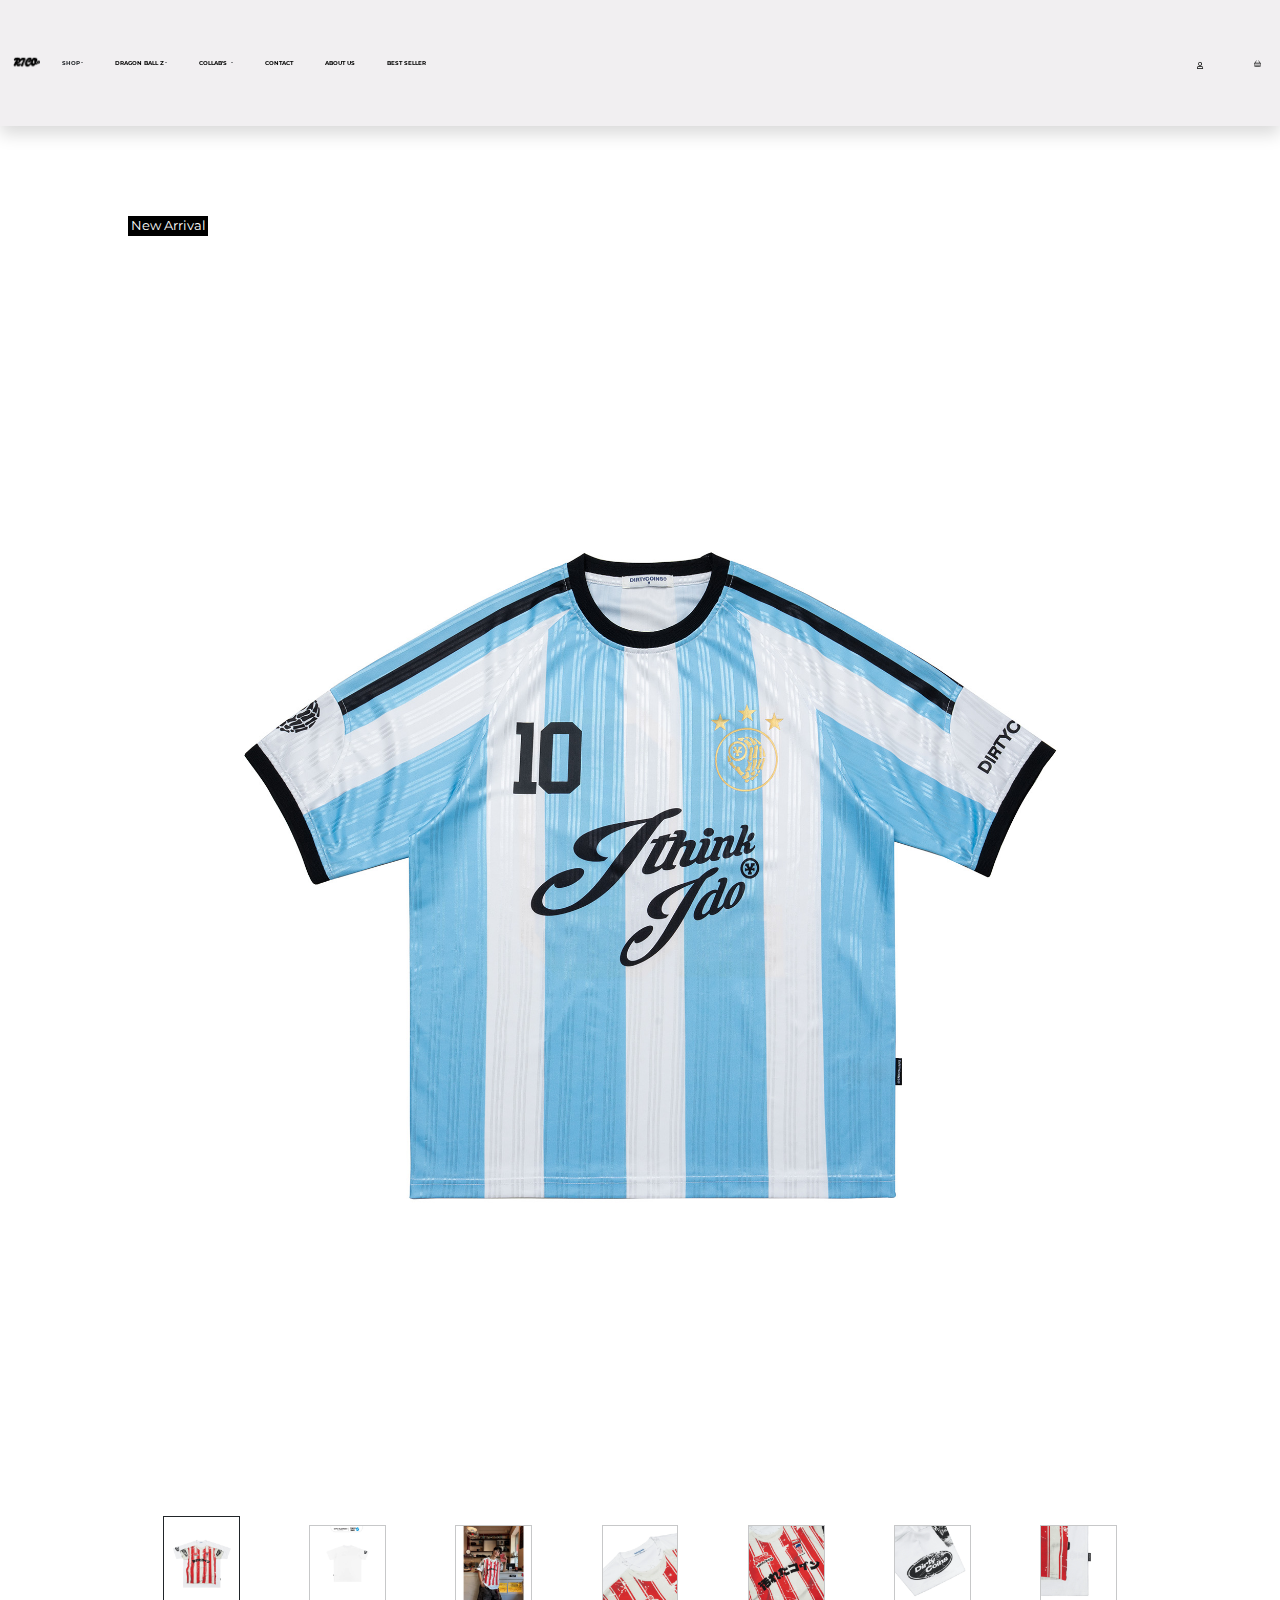
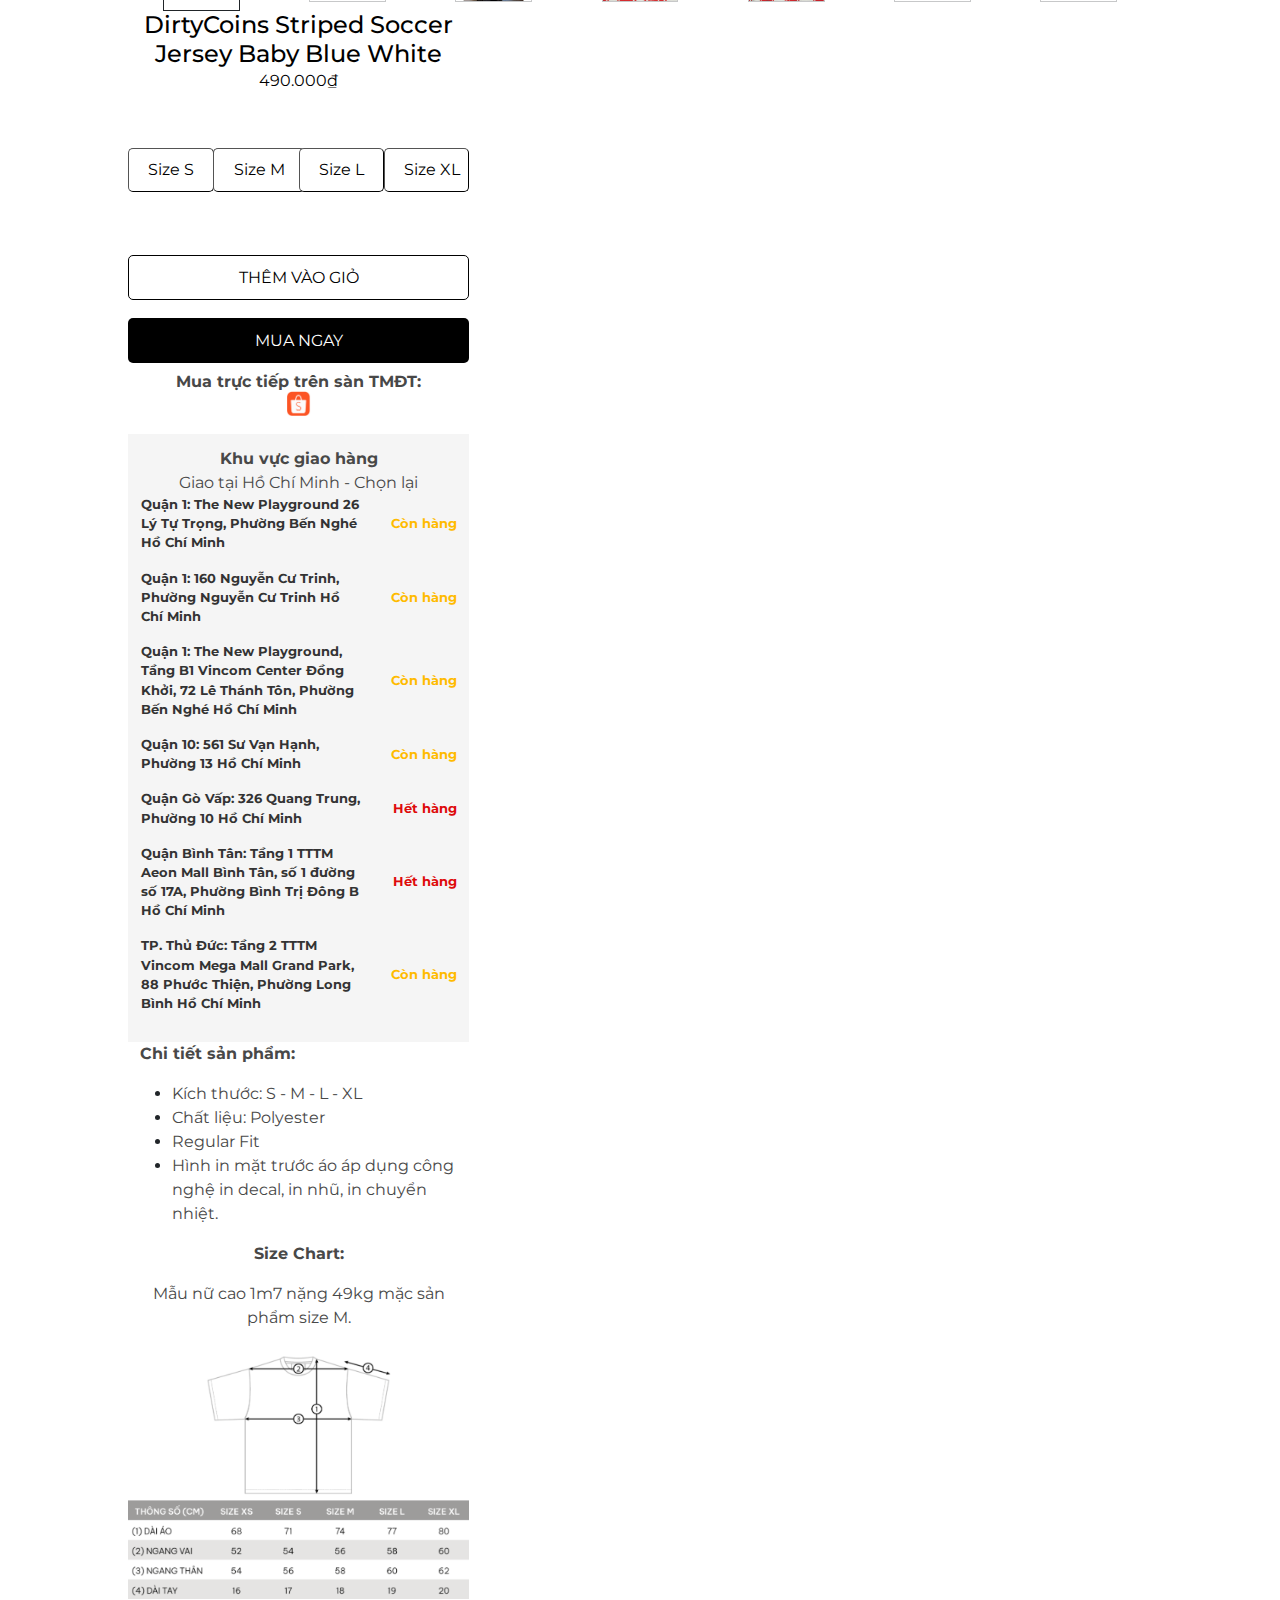
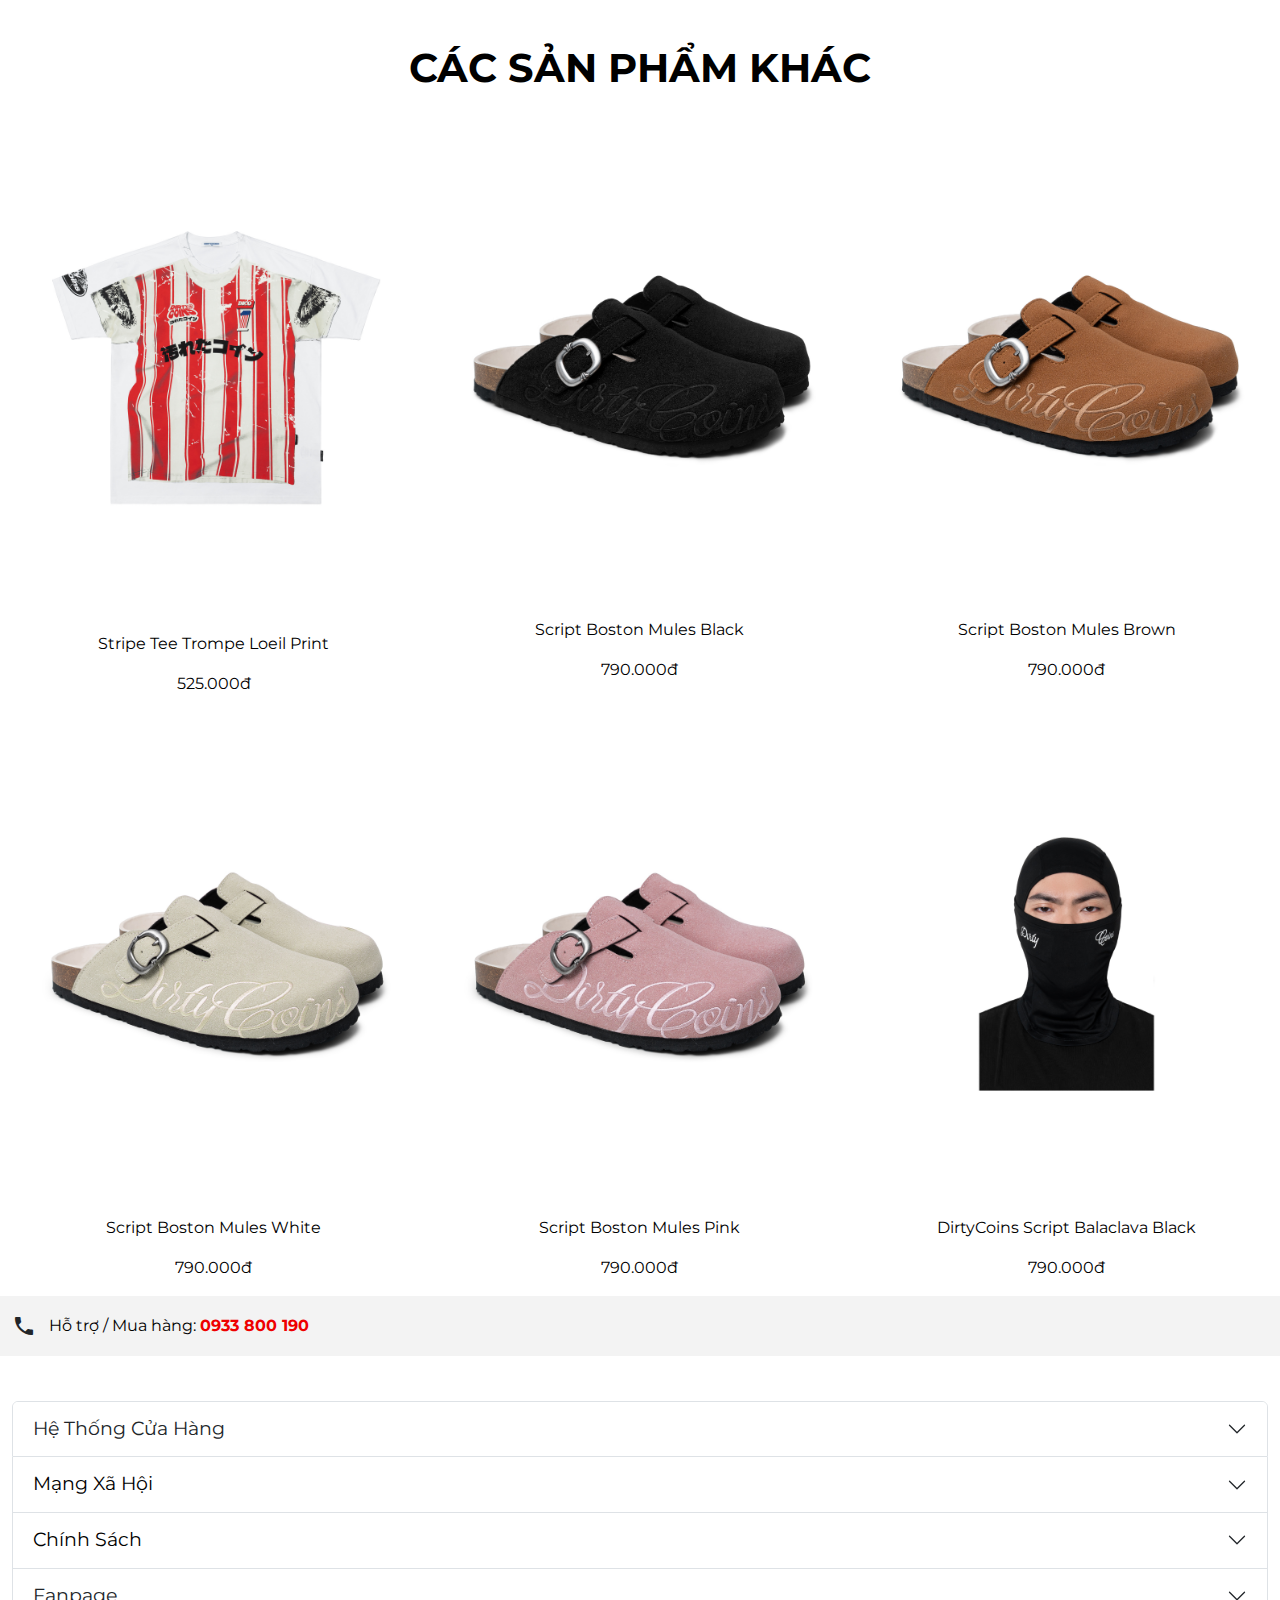
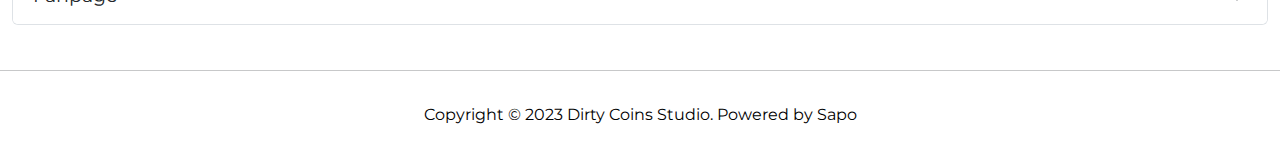
<file: designs/product-2.html>
<!DOCTYPE html><html data-bs-theme="light" lang="en"><head><meta charset="utf-8"><meta name="viewport" content="width=device-width, initial-scale=1.0, shrink-to-fit=no"><title>DoAn-ThietKeGiaoDienNguoiDung</title><link rel="stylesheet" href="assets/bootstrap/css/bootstrap.min.css"><link rel="stylesheet" href="assets/fonts/fontawesome-all.min.css"><link rel="stylesheet" href="assets/fonts/material-icons.min.css"><link rel="stylesheet" href="assets/css/styles.css"><link rel="preconnect" href="https://fonts.googleapis.com">
<link rel="preconnect" href="https://fonts.gstatic.com" crossorigin>
<link href="https://fonts.googleapis.com/css2?family=Montserrat:ital,wght@0,100..900;1,100..900&display=swap" rel="stylesheet">
</head><body class="overflow-x-hidden" style="margin: 0;padding: 0;font-family: Montserrat, sans-serif;"><header class="shadow position-fixed d-flex z-3 flex-row justify-content-center align-items-center flex-nowrap" style="width: 100vw;margin: 0;padding: 0;height: 14vh;background: #f1eff1;padding-right: 1vw;padding-left: 1vw;"><a href="index.html" style="width: auto;height: auto;"><img class="img-fluid logo" width="436" height="436" src="assets/img/3-nobg.png"></a><div class="container text-nowrap" style="padding: 0;"><ul class="nav"><li class="nav-item dropdown"><a class="dropdown-toggle nav-link" aria-expanded="false" data-bs-toggle="dropdown" href="shop.html" style="color: var(--bs-dark);"><strong>SHOP</strong></a><div class="dropdown-menu"><a class="dropdown-item" href="shop.html">TOPS</a><a class="dropdown-item" href="#">BOTTOMS&nbsp;</a><a class="dropdown-item" href="#">ACCESSORIES</a><a class="dropdown-item" href="#">BAGS</a><a class="dropdown-item" href="#">WOMENSWEAR</a><a class="dropdown-item" href="#">COMBO</a></div></li><li class="nav-item dropdown"><a class="dropdown-toggle nav-link" aria-expanded="false" data-bs-toggle="dropdown" href="#" style="color: var(--bs-dark);"><strong><span style="color: rgb(0, 0, 0);">DRAGON BALL Z</span></strong></a><div class="dropdown-menu"><a class="dropdown-item" href="#">DC | DBZ - TOPS</a><a class="dropdown-item" href="#"><span style="color: var(--bs-dropdown-link-hover-color); background-color: var(--bs-dropdown-link-hover-bg);">DC | DBZ - OUTERWEAR</span></a><a class="dropdown-item" href="#"><span style="color: var(--bs-dropdown-link-hover-color); background-color: var(--bs-dropdown-link-hover-bg);">DC | DBZ - ACCESSORIES</span></a></div></li><li class="nav-item dropdown"><a class="dropdown-toggle nav-link" aria-expanded="false" data-bs-toggle="dropdown" href="#" style="color: var(--bs-dark);"><strong><span style="color: rgb(0, 0, 0);">COLLAB'S</span>&nbsp;</strong></a><div class="dropdown-menu"><a class="dropdown-item" href="#">MASEW</a><a class="dropdown-item" href="#">THE UNDERDOGS</a><a class="dropdown-item" href="#">DRAGON BALL Z</a><a class="dropdown-item" href="#">LA LUNE</a><a class="dropdown-item" href="#">GAM ESPORTS</a><a class="dropdown-item" href="#">ONE PIECE</a><a class="dropdown-item" href="#">LIL 'WUYN</a><a class="dropdown-item" href="#">16TYPH</a><a class="dropdown-item" href="#">MILLION DOLLAR BOY</a></div></li><li class="nav-item"><a class="nav-link" href="#" style="color: var(--bs-black);"><strong>CONTACT</strong></a></li><li class="nav-item"><a class="nav-link" href="#" style="color: var(--bs-black);"><strong>ABOUT US</strong></a></li><li class="nav-item"><a class="nav-link" href="#" style="color: rgb(0,0,0);"><strong>BEST SELLER</strong></a></li></ul></div><div class="container d-flex flex-row justify-content-between align-items-center right-header"><div class="shadow flex-row justify-content-center align-items-center search"><input type="search" style="border-width: 0px;height: 7.5vh;padding: 0;background: rgb(241,239,241);" required="" placeholder="Tìm kiếm..."><svg xmlns="http://www.w3.org/2000/svg" width="1em" height="1em" fill="currentColor" viewBox="0 0 16 16" class="bi bi-search">
  <path d="M11.742 10.344a6.5 6.5 0 1 0-1.397 1.398h-.001c.03.04.062.078.098.115l3.85 3.85a1 1 0 0 0 1.415-1.414l-3.85-3.85a1.007 1.007 0 0 0-.115-.1zM12 6.5a5.5 5.5 0 1 1-11 0 5.5 5.5 0 0 1 11 0"></path>
</svg></div><a href="login.html"><i class="far fa-user icon"></i></a><a href="checkout.html"><svg xmlns="http://www.w3.org/2000/svg" width="1em" height="1em" fill="currentColor" viewBox="0 0 16 16" class="bi bi-basket icon">
  <path d="M5.757 1.071a.5.5 0 0 1 .172.686L3.383 6h9.234L10.07 1.757a.5.5 0 1 1 .858-.514L13.783 6H15a1 1 0 0 1 1 1v1a1 1 0 0 1-1 1v4.5a2.5 2.5 0 0 1-2.5 2.5h-9A2.5 2.5 0 0 1 1 13.5V9a1 1 0 0 1-1-1V7a1 1 0 0 1 1-1h1.217L5.07 1.243a.5.5 0 0 1 .686-.172zM2 9v4.5A1.5 1.5 0 0 0 3.5 15h9a1.5 1.5 0 0 0 1.5-1.5V9zM1 7v1h14V7zm3 3a.5.5 0 0 1 .5.5v3a.5.5 0 0 1-1 0v-3A.5.5 0 0 1 4 10m2 0a.5.5 0 0 1 .5.5v3a.5.5 0 0 1-1 0v-3A.5.5 0 0 1 6 10m2 0a.5.5 0 0 1 .5.5v3a.5.5 0 0 1-1 0v-3A.5.5 0 0 1 8 10m2 0a.5.5 0 0 1 .5.5v3a.5.5 0 0 1-1 0v-3a.5.5 0 0 1 .5-.5m2 0a.5.5 0 0 1 .5.5v3a.5.5 0 0 1-1 0v-3a.5.5 0 0 1 .5-.5"></path>
</svg></a></div></header><div class="container" style="width: 100vw;max-width: 100vw;margin: 0;padding: 0;"><div class="row g-0 row-cols-1 row-cols-xxl-2" style="margin: 0;padding-right: 10vw;padding-left: 10vw;padding-top: 24vh;padding-bottom: 5vh;"><div class="col d-flex flex-column product-left"><div class="d-flex justify-content-center align-items-center" style="background: #000000;width: 80px;height: 20px;"><p style="background: rgba(0,0,0,0);color: rgb(255,255,255);font-size: 0.8rem;margin: 0;padding: 0;">New Arrival</p></div><img class="img-fluid" width="2000" height="2500" src="assets/img/post/1-a9b76695-2d0b-439c-9764-9b37cbecf804.jpg"><div class="row g-0 text-nowrap"><div class="col d-flex justify-content-around align-items-center"><img class="img-fluid" width="2000" height="2500" style="width: 6vw;height: auto;border-width: 1px;border-style: solid;" src="assets/img/post/1-1b37dc3a-f5f6-4ea4-b366-8ac438b87aee.jpg"><img class="img-fluid" width="1024" height="1024" style="width: 6vw;height: auto;border: 1px solid rgba(33,37,41,0.25);" src="assets/img/vn-11134207-7ra0g-m9tyu8smy1p665.png"><img class="img-fluid" width="1024" height="1024" style="width: 6vw;height: auto;border: 1px solid rgba(33,37,41,0.25) ;" src="assets/img/vn-11134207-7ras8-mamgev0eayfsf2.png"><img class="img-fluid" width="1024" height="1024" style="width: 6vw;height: auto;border: 1px solid rgba(33,37,41,0.25) ;" src="assets/img/vn-11134207-7ra0g-m9tyu8vetzla9f.png"><img class="img-fluid" width="1024" height="1024" style="width: 6vw;height: auto;border: 1px solid rgba(33,37,41,0.25) ;" src="assets/img/vn-11134207-7ra0g-m9tyu8tgy8ha23.png"><img class="img-fluid" width="1024" height="1024" style="width: 6vw;height: auto;border: 1px solid rgba(33,37,41,0.25) ;" src="assets/img/vn-11134207-7ra0g-m9tyu8tgwtwue4.png"><img class="img-fluid" width="1024" height="1024" style="width: 6vw;height: auto;border: 1px solid rgba(33,37,41,0.25) ;" src="assets/img/vn-11134207-7ra0g-m9tyu8smzg9md5.png"></div></div></div><div class="col col-xl-4 d-flex flex-column justify-content-center align-items-center product-right"><h4 class="text-center" style="margin: 0;"><span style="color: rgb(0, 0, 0);">DirtyCoins Striped Soccer Jersey Baby Blue White</span></h4><p class="text-center" style="margin: 0;"><span style="color: rgb(0, 0, 0);">490.000₫</span></p><div class="row g-0 row-cols-4 d-flex justify-content-center align-items-center" style="margin-right: 0;margin-left: 0;margin-top: 1vh;margin-bottom: 1vh;height: 15vh;"><div class="col"><button class="text-nowrap" type="button" style="padding-top: 1vh;padding-bottom: 1vh;padding-right: 1.5vw;padding-left: 1.5vw;background-color: #ffffff;border-width: 1px;border-radius: 5px;">Size S</button></div><div class="col"><button class="text-nowrap" type="button" style="padding-top: 1vh;padding-bottom: 1vh;padding-right: 1.5vw;padding-left: 1.5vw;background-color: #ffffff;border-width: 1px;border-radius: 5px;">Size M</button></div><div class="col"><button class="text-nowrap" type="button" style="padding-top: 1vh;padding-bottom: 1vh;padding-right: 1.5vw;padding-left: 1.5vw;background-color: #ffffff;border-width: 1px;border-radius: 5px;">Size L</button></div><div class="col"><button class="text-nowrap" type="button" style="padding-top: 1vh;padding-bottom: 1vh;padding-right: 1.5vw;padding-left: 1.5vw;background-color: #ffffff;border-width: 1px;border-radius: 5px;width: 100%;">Size XL</button></div></div><a class="text-nowrap d-flex justify-content-center align-items-center" role="button" style="padding-top: 1vh;padding-bottom: 1vh;padding-right: 1.5vw;padding-left: 1.5vw;background-color: #ffffff;border-radius: 5px;width: 100%;margin-top: 1vh;margin-bottom: 1vh;height: 45px;border-width: 1px;border-style: solid;" href="cart.html">THÊM VÀO GIỎ</a><a class="text-nowrap d-flex justify-content-center align-items-center" role="button" style="padding-top: 1vh;padding-bottom: 1vh;padding-right: 1.5vw;padding-left: 1.5vw;border-width: 1px;border-radius: 5px;width: 100%;margin-top: 1vh;margin-bottom: 1vh;color: rgb(255,255,255);background: #000000;height: 45px;" href="checkout.html">MUA NGAY</a><h6 style="margin: 0;"><strong><span style="color: rgb(72, 72, 72);">Mua trực tiếp trên sàn TMĐT:</span></strong></h6><img src="assets/img/clipboard-image-4.png" style="width: 25px;height: 25px;margin: 0px;margin-left: 0px;margin-bottom: 2vh;"><div class="row g-0 row-cols-1" style="background: #f5f5f5;width: 100%;padding: 1vw;"><div class="col d-flex flex-column justify-content-center align-items-center"><p class="text-center" style="margin-top: 0px;margin-bottom: 0px;"><strong><span style="color: rgb(72, 72, 72);">Khu vực giao hàng</span></strong></p><p class="text-center" style="margin-bottom: 0px;margin-top: 0px;"><span style="color: rgb(72, 72, 72);">Giao tại Hồ Chí Minh&nbsp;- Chọn lại</span></p></div><div class="col d-flex justify-content-between align-items-center"><p style="width: 70%;font-size: 0.8rem;"><strong><span style="color: rgb(51, 51, 51);">Quận 1: The New Playground 26 Lý Tự Trọng, Phường Bến Nghé Hồ Chí Minh</span></strong></p><p style="width: 30%;text-align: right;font-size: 0.8rem;"><strong><span style="color: rgb(255, 187, 0);">Còn hàng</span></strong></p></div><div class="col d-flex justify-content-between align-items-center"><p style="width: 70%;font-size: 0.8rem;"><strong><span style="color: rgb(51, 51, 51);">Quận 1: 160 Nguyễn Cư Trinh, Phường Nguyễn Cư Trinh Hồ Chí Minh</span></strong></p><p style="width: 30%;text-align: right;font-size: 0.8rem;"><strong><span style="color: rgb(255, 187, 0);">Còn hàng</span></strong></p></div><div class="col d-flex justify-content-between align-items-center"><p style="width: 70%;font-size: 0.8rem;"><strong><span style="color: rgb(51, 51, 51);">Quận 1: The New Playground, Tầng B1 Vincom Center Đồng Khởi, 72 Lê Thánh Tôn, Phường Bến Nghé Hồ Chí Minh</span></strong></p><p style="width: 30%;text-align: right;font-size: 0.8rem;"><strong><span style="color: rgb(255, 187, 0);">Còn hàng</span></strong></p></div><div class="col d-flex justify-content-between align-items-center"><p style="width: 70%;font-size: 0.8rem;"><strong><span style="color: rgb(51, 51, 51);">Quận 10: 561 Sư Vạn Hạnh, Phường 13 Hồ Chí Minh</span></strong></p><p style="width: 30%;text-align: right;font-size: 0.8rem;"><strong><span style="color: rgb(255, 187, 0);">Còn hàng</span></strong></p></div><div class="col d-flex justify-content-between align-items-center"><p style="width: 70%;font-size: 0.8rem;"><strong><span style="color: rgb(51, 51, 51);">Quận Gò Vấp: 326 Quang Trung, Phường 10 Hồ Chí Minh</span></strong></p><p style="width: 30%;text-align: right;font-size: 0.8rem;"><strong><span style="color: rgb(222, 10, 10);">Hết hàng</span></strong></p></div><div class="col d-flex justify-content-between align-items-center"><p style="width: 70%;font-size: 0.8rem;"><strong><span style="color: rgb(51, 51, 51);">Quận Bình Tân: Tầng 1 TTTM Aeon Mall Bình Tân, số 1 đường số 17A, Phường Bình Trị Đông B Hồ Chí Minh</span></strong></p><p style="width: 30%;text-align: right;font-size: 0.8rem;"><strong><span style="color: rgb(222, 10, 10);">Hết hàng</span></strong></p></div><div class="col d-flex justify-content-between align-items-center"><p style="width: 70%;font-size: 0.8rem;"><strong><span style="color: rgb(51, 51, 51);">TP. Thủ Đức: Tầng 2 TTTM Vincom Mega Mall Grand Park, 88 Phước Thiện, Phường Long Bình Hồ Chí Minh</span></strong></p><p style="width: 30%;text-align: right;font-size: 0.8rem;"><strong><span style="color: rgb(255, 187, 0);">Còn hàng</span></strong></p></div></div><div class="row" style="width: 100%;"><div class="col d-flex flex-column justify-content-center align-items-start"><p><strong><span style="color: rgb(72, 72, 72);">Chi tiết sản phẩm:</span></strong></p><ul><li><span style="color: rgb(72, 72, 72);">Kích thước: S - M - L - XL</span></li><li><span style="color: rgb(72, 72, 72);">Chất liệu:&nbsp;Polyester</span></li><li><span style="color: rgb(72, 72, 72);">Regular Fit</span></li><li><span style="color: rgb(72, 72, 72);">Hình in mặt trước áo áp dụng công nghệ in decal, in nhũ, in chuyển nhiệt.</span></li></ul></div></div><p class="text-center"><strong><span style="color: rgb(72, 72, 72);">Size Chart:</span></strong></p><p class="text-center"><span style="color: rgb(72, 72, 72);">Mẫu nữ cao&nbsp;1m7 nặng 49kg mặc sản phẩm size M.</span></p><img class="img-fluid" width="449" height="333" src="assets/img/clipboard-image-3.png"></div></div><h1 class="text-center"><strong><span style="color: rgb(0, 0, 0);">CÁC SẢN PHẨM KHÁC</span></strong></h1><div class="row row-cols-3" style="width: 100vw;margin: 0;"><div class="col col-xxl-2 d-flex flex-column justify-content-center align-items-center" style="padding: 0px;"><a href="#" style="margin-right: 0px;margin-left: 1px;padding-right: 0px;"><img class="img-fluid" width="2000" height="2500" src="assets/img/post/1-1b37dc3a-f5f6-4ea4-b366-8ac438b87aee.jpg"><p class="text-center">Stripe Tee Trompe Loeil Print</p><p class="text-center">525.000đ</p></a></div><div class="col col-xxl-2 d-flex flex-column justify-content-center align-items-center"><a href="#"><img class="img-fluid" width="2000" height="2500" src="assets/img/post/1-00b6f108-15aa-4aa0-8c25-0f4403cf354a-56a571c3-ad3e-4bcd-abcb-c30a05c4d5b7.jpg"><p class="text-center">Script Boston Mules Black</p><p class="text-center">790.000đ</p></a></div><div class="col col-xxl-2 d-flex flex-column justify-content-center align-items-center"><a href="#"><img class="img-fluid" width="2000" height="2500" src="assets/img/post/1-2257c9cd-c362-47b0-8e3b-544bfa89cde8.jpg"><p class="text-center">Script Boston Mules Brown</p><p class="text-center">790.000đ</p></a></div><div class="col col-xxl-2 d-flex flex-column justify-content-center align-items-center"><a href="#"><img class="img-fluid" width="2000" height="2500" src="assets/img/post/1-33d89744-b5da-4eb0-aa4b-4b1d735261a9.jpg"><p class="text-center">Script Boston Mules White</p><p class="text-center">790.000đ</p></a></div><div class="col col-xxl-2 d-flex flex-column justify-content-center align-items-center"><a href="#"><img class="img-fluid" width="2000" height="2500" src="assets/img/post/1-compressed-214c4ba1-0917-46f4-bf5f-49c8de24f1c0.jpg"><p class="text-center">Script Boston Mules Pink</p><p class="text-center">790.000đ</p></a></div><div class="col col-xxl-2 d-flex flex-column justify-content-center align-items-center"><a href="#"><img class="img-fluid" width="2000" height="2500" src="assets/img/post/3-dbe0588d-f881-432a-be94-851141892e12.jpg"><p class="text-center">DirtyCoins Script Balaclava Black</p><p class="text-center">790.000đ</p></a></div></div></div><footer style="width: 100vw;"><div class="container d-flex flex-row justify-content-start align-items-center" style="width: 100vw;max-width: 100vw;background: #f3f3f3;margin: 0;padding-top: 2vh;padding-bottom: 2vh;"><i class="material-icons">phone</i><p style="margin: 0;margin-left: 1vw;"><span style="color: rgb(0, 0, 0);">Hỗ trợ / Mua hàng:&nbsp;</span><a href="tel:0933800190"><strong><span style="color: rgb(238, 0, 0);">0933 800 190</span></strong></a></p></div><div class="container d-flex flex-row" style="width: 100vw;max-width: 100vw;background: rgba(255,255,255,0);margin: 0;"><div class="accordion" role="tablist" id="accordion-1" style="width: 100%;margin-bottom: 5vh;margin-top: 5vh;"><div class="accordion-item"><h2 class="accordion-header" role="tab"><button class="accordion-button collapsed" type="button" data-bs-toggle="collapse" data-bs-target="#accordion-1 .item-1" aria-expanded="false" aria-controls="accordion-1 .item-1" style="font-size: 19px;">Hệ Thống Cửa Hàng</button></h2><div class="accordion-collapse collapse item-1" role="tabpanel" data-bs-parent="#accordion-1"><div class="accordion-body"><p class="mb-0"><strong><span style="color: rgb(72, 72, 72);">Chi Nhánh Hồ Chí Minh:</span></strong><br><strong><span style="color: rgb(72, 72, 72);">Phường Sài Gòn</span></strong><span style="color: rgb(72, 72, 72);">&nbsp;- The New Playground, Tầng B1 Vincom Center Đồng Khởi, 72 Lê Thánh Tôn.</span><br><strong><span style="color: rgb(72, 72, 72);">Phường An Lạc</span></strong><span style="color: rgb(72, 72, 72);">&nbsp;- Tầng 1 TTTM Aeon Mall Bình Tân, số 1 đường số 17A.</span><br><strong><span style="color: rgb(72, 72, 72);">Phường Long Bình</span></strong><span style="color: rgb(72, 72, 72);">&nbsp;- Tầng 2 TTTM Vincom Mega Mall Grand Park.</span><br><strong><span style="color: rgb(72, 72, 72);">Phường Hòa Hưng</span></strong><span style="color: rgb(72, 72, 72);">&nbsp;- 561 Sư Vạn Hạnh.</span><br><strong><span style="color: rgb(72, 72, 72);">Phường Cầu Ông Lãnh</span></strong><span style="color: rgb(72, 72, 72);">&nbsp;- 160 Nguyễn Cư Trinh.</span><br><strong><span style="color: rgb(72, 72, 72);">Phường Sài Gòn</span></strong><span style="color: rgb(72, 72, 72);">&nbsp;- The New Playground 26 Lý Tự Trọng.</span><br><strong><span style="color: rgb(72, 72, 72);">Phường Gò Vấp</span></strong><span style="color: rgb(72, 72, 72);">&nbsp;- 326 Quang Trung.</span><br><strong><span style="color: rgb(72, 72, 72);">Phường Thủ Dầu Một</span></strong><span style="color: rgb(72, 72, 72);">&nbsp;- 28 Yersin.</span></p><p class="mb-0"><strong><span style="color: rgb(72, 72, 72);">Chi Nhánh Đồng Nai:</span></strong><br><strong><span style="color: rgb(72, 72, 72);">Phường Tam Hiệp&nbsp;</span></strong><span style="color: rgb(72, 72, 72);">- 151A Phan Trung.</span></p><p class="mb-0"><strong><span style="color: rgb(72, 72, 72);">Chi Nhánh Cần Thơ:</span></strong><br><strong><span style="color: rgb(72, 72, 72);">Phường Ninh Kiều</span></strong><span style="color: rgb(72, 72, 72);">&nbsp;- 52 Mậu Thân.</span></p><p class="mb-0"><strong><span style="color: rgb(72, 72, 72);">Chi Nhánh Hà Nội:</span></strong><br><strong><span style="color: rgb(72, 72, 72);">Phường Dương Nội</span></strong><span style="color: rgb(72, 72, 72);">&nbsp;- Tầng 2 TTTM Aeon Mall Hà Đông Khu dân cư Hoàng Văn Thụ.</span></p><p class="mb-0"><strong><span style="color: rgb(72, 72, 72);">Chi Nhánh Hưng Yên:</span></strong><br><strong><span style="color: rgb(72, 72, 72);">Xã Nghĩa Trụ</span></strong><span style="color: rgb(72, 72, 72);">&nbsp;- PT.TV 136 - Mega Grand World - Ocean Park 3.</span></p><p class="mb-0"><strong><span style="color: rgb(72, 72, 72);">Chi Nhánh Hải Phòng:</span></strong><br><strong><span style="color: rgb(72, 72, 72);">Phường Lê Chân</span></strong><span style="color: rgb(72, 72, 72);">&nbsp;- Tầng 2 TTTM Aeon Mall Hải Phòng Lê Chân số 10 Võ Nguyên Giáp.</span></p><p class="mb-0"><a href="tel:0933800190"><span style="color: rgb(67, 67, 67); background-color: transparent;">0933 800 190</span></a><span style="color: rgb(72, 72, 72);">&nbsp;-&nbsp;</span><a href="tel:1900252557"><span style="color: rgb(67, 67, 67); background-color: transparent;">1900252557</span></a><br><a href="mailto:csteamdcs@gmail.com"><span style="color: rgb(67, 67, 67); background-color: transparent;">csteamdcs@gmail.com</span></a></p></div></div></div><div class="accordion-item"><h2 class="accordion-header" role="tab"><button class="accordion-button collapsed" type="button" data-bs-toggle="collapse" data-bs-target="#accordion-1 .item-2" aria-expanded="false" aria-controls="accordion-1 .item-2" style="font-size: 19px;"><br><span style="color: rgb(0, 0, 0);">Mạng Xã Hội</span></button></h2><div class="accordion-collapse collapse item-2" role="tabpanel" data-bs-parent="#accordion-1"><div class="accordion-body"><svg xmlns="http://www.w3.org/2000/svg" width="1em" height="1em" fill="currentColor" viewBox="0 0 16 16" class="bi bi-facebook" style="font-size: 30px;">
  <path d="M16 8.049c0-4.446-3.582-8.05-8-8.05C3.58 0-.002 3.603-.002 8.05c0 4.017 2.926 7.347 6.75 7.951v-5.625h-2.03V8.05H6.75V6.275c0-2.017 1.195-3.131 3.022-3.131.876 0 1.791.157 1.791.157v1.98h-1.009c-.993 0-1.303.621-1.303 1.258v1.51h2.218l-.354 2.326H9.25V16c3.824-.604 6.75-3.934 6.75-7.951"></path>
</svg><svg xmlns="http://www.w3.org/2000/svg" width="1em" height="1em" fill="currentColor" viewBox="0 0 16 16" class="bi bi-youtube" style="font-size: 29px;">
  <path d="M8.051 1.999h.089c.822.003 4.987.033 6.11.335a2.01 2.01 0 0 1 1.415 1.42c.101.38.172.883.22 1.402l.01.104.022.26.008.104c.065.914.073 1.77.074 1.957v.075c-.001.194-.01 1.108-.082 2.06l-.008.105-.009.104c-.05.572-.124 1.14-.235 1.558a2.007 2.007 0 0 1-1.415 1.42c-1.16.312-5.569.334-6.18.335h-.142c-.309 0-1.587-.006-2.927-.052l-.17-.006-.087-.004-.171-.007-.171-.007c-1.11-.049-2.167-.128-2.654-.26a2.007 2.007 0 0 1-1.415-1.419c-.111-.417-.185-.986-.235-1.558L.09 9.82l-.008-.104A31.4 31.4 0 0 1 0 7.68v-.123c.002-.215.01-.958.064-1.778l.007-.103.003-.052.008-.104.022-.26.01-.104c.048-.519.119-1.023.22-1.402a2.007 2.007 0 0 1 1.415-1.42c.487-.13 1.544-.21 2.654-.26l.17-.007.172-.006.086-.003.171-.007A99.788 99.788 0 0 1 7.858 2h.193zM6.4 5.209v4.818l4.157-2.408z"></path>
</svg><svg xmlns="http://www.w3.org/2000/svg" width="1em" height="1em" fill="currentColor" viewBox="0 0 16 16" class="bi bi-instagram" style="font-size: 30px;">
  <path d="M8 0C5.829 0 5.556.01 4.703.048 3.85.088 3.269.222 2.76.42a3.917 3.917 0 0 0-1.417.923A3.927 3.927 0 0 0 .42 2.76C.222 3.268.087 3.85.048 4.7.01 5.555 0 5.827 0 8.001c0 2.172.01 2.444.048 3.297.04.852.174 1.433.372 1.942.205.526.478.972.923 1.417.444.445.89.719 1.416.923.51.198 1.09.333 1.942.372C5.555 15.99 5.827 16 8 16s2.444-.01 3.298-.048c.851-.04 1.434-.174 1.943-.372a3.916 3.916 0 0 0 1.416-.923c.445-.445.718-.891.923-1.417.197-.509.332-1.09.372-1.942C15.99 10.445 16 10.173 16 8s-.01-2.445-.048-3.299c-.04-.851-.175-1.433-.372-1.941a3.926 3.926 0 0 0-.923-1.417A3.911 3.911 0 0 0 13.24.42c-.51-.198-1.092-.333-1.943-.372C10.443.01 10.172 0 7.998 0h.003zm-.717 1.442h.718c2.136 0 2.389.007 3.232.046.78.035 1.204.166 1.486.275.373.145.64.319.92.599.28.28.453.546.598.92.11.281.24.705.275 1.485.039.843.047 1.096.047 3.231s-.008 2.389-.047 3.232c-.035.78-.166 1.203-.275 1.485a2.47 2.47 0 0 1-.599.919c-.28.28-.546.453-.92.598-.28.11-.704.24-1.485.276-.843.038-1.096.047-3.232.047s-2.39-.009-3.233-.047c-.78-.036-1.203-.166-1.485-.276a2.478 2.478 0 0 1-.92-.598 2.48 2.48 0 0 1-.6-.92c-.109-.281-.24-.705-.275-1.485-.038-.843-.046-1.096-.046-3.233 0-2.136.008-2.388.046-3.231.036-.78.166-1.204.276-1.486.145-.373.319-.64.599-.92.28-.28.546-.453.92-.598.282-.11.705-.24 1.485-.276.738-.034 1.024-.044 2.515-.045v.002zm4.988 1.328a.96.96 0 1 0 0 1.92.96.96 0 0 0 0-1.92zm-4.27 1.122a4.109 4.109 0 1 0 0 8.217 4.109 4.109 0 0 0 0-8.217zm0 1.441a2.667 2.667 0 1 1 0 5.334 2.667 2.667 0 0 1 0-5.334"></path>
</svg></div></div></div><div class="accordion-item"><h2 class="accordion-header" role="tab"><button class="accordion-button collapsed" type="button" data-bs-toggle="collapse" data-bs-target="#accordion-1 .item-3" aria-expanded="false" aria-controls="accordion-1 .item-3" style="font-size: 19px;"><br><span style="color: rgb(0, 0, 0);">Chính Sách</span></button></h2><div class="accordion-collapse collapse item-3" role="tabpanel" data-bs-parent="#accordion-1"><div class="accordion-body"><ul><li><a href="https://dirtycoins.vn/chinh-sach-bao-ve-thong-tin-ca-nhan" target="_blank"><span style="color: rgb(67, 67, 67); background-color: transparent;">Chính sách bảo mật</span></a></li><li><a href="https://dirtycoins.vn/faq-cau-hoi-thuong-gap" target="_blank"><span style="color: rgb(67, 67, 67); background-color: transparent;">FAQ</span></a></li><li><a href="https://dirtycoins.vn/chinh-sach-the-thanh-vien" target="_blank"><span style="color: rgb(67, 67, 67); background-color: transparent;">Chính sách Thẻ Thành viên</span></a></li><li><a href="https://dirtycoins.vn/chinh-sach-bao-hanh-san-pham" target="_blank"><span style="color: rgb(67, 67, 67); background-color: transparent;">Chính sách Bảo hành &amp; Đổi trả</span></a></li><li><a href="https://dirtycoins.vn/chinh-sach-giao-hang-hoa-toc" target="_blank"><span style="color: rgb(67, 67, 67); background-color: transparent;">Chính sách giao hàng hỏa tốc</span></a></li></ul></div></div></div><div class="accordion-item"><h2 class="accordion-header" role="tab"><button class="accordion-button collapsed" type="button" data-bs-toggle="collapse" data-bs-target="#accordion-1 .item-4" aria-expanded="false" aria-controls="accordion-1 .item-4" style="font-size: 19px;">Fanpage</button></h2><div class="accordion-collapse collapse item-4" role="tabpanel" data-bs-parent="#accordion-1"><div class="accordion-body"></div></div></div></div><div class="row g-0 row-cols-4 footer-row" style="width: 100vw;"><div class="col" style="padding-right: 0px;margin-right: -10px;"><h4><strong><span style="color: rgb(0, 0, 0);">Hệ Thống Cửa Hàng</span></strong></h4><p style="margin-right: -367px;margin-left: 11px;margin-bottom: 0px;"><strong><span style="color: rgb(72, 72, 72);">Chi Nhánh Hồ Chí Minh:</span></strong><br><strong><span style="color: rgb(72, 72, 72);">Phường Sài Gòn</span></strong><span style="color: rgb(72, 72, 72);">&nbsp;- The New Playground, Tầng B1 Vincom Center Đồng Khởi, 72 Lê Thánh Tôn.</span><br><strong><span style="color: rgb(72, 72, 72);">Phường An Lạc</span></strong><span style="color: rgb(72, 72, 72);">&nbsp;- Tầng 1 TTTM Aeon Mall Bình Tân, số 1 đường số 17A.</span><br><strong><span style="color: rgb(72, 72, 72);">Phường Long Bình</span></strong><span style="color: rgb(72, 72, 72);">&nbsp;- Tầng 2 TTTM Vincom Mega Mall Grand Park.</span><br><strong><span style="color: rgb(72, 72, 72);">Phường Hòa Hưng</span></strong><span style="color: rgb(72, 72, 72);">&nbsp;- 561 Sư Vạn Hạnh.</span><br><strong><span style="color: rgb(72, 72, 72);">Phường Cầu Ông Lãnh</span></strong><span style="color: rgb(72, 72, 72);">&nbsp;- 160 Nguyễn Cư Trinh.</span><br><strong><span style="color: rgb(72, 72, 72);">Phường Sài Gòn</span></strong><span style="color: rgb(72, 72, 72);">&nbsp;- The New Playground 26 Lý Tự Trọng.</span><br><strong><span style="color: rgb(72, 72, 72);">Phường Gò Vấp</span></strong><span style="color: rgb(72, 72, 72);">&nbsp;- 326 Quang Trung.</span><br><strong><span style="color: rgb(72, 72, 72);">Phường Thủ Dầu Một</span></strong><span style="color: rgb(72, 72, 72);">&nbsp;- 28 Yersin.</span></p><p style="margin-right: -367px;margin-left: 11px;margin-bottom: 0px;"><strong><span style="color: rgb(72, 72, 72);">Chi Nhánh Đồng Nai:</span></strong><br><strong><span style="color: rgb(72, 72, 72);">Phường Tam Hiệp&nbsp;</span></strong><span style="color: rgb(72, 72, 72);">- 151A Phan Trung.</span></p><p style="margin-right: -367px;margin-left: 11px;margin-bottom: 0px;"><strong><span style="color: rgb(72, 72, 72);">Chi Nhánh Cần Thơ:</span></strong><br><strong><span style="color: rgb(72, 72, 72);">Phường Ninh Kiều</span></strong><span style="color: rgb(72, 72, 72);">&nbsp;- 52 Mậu Thân.</span></p><p style="margin-right: -367px;margin-left: 11px;margin-bottom: 0px;"><strong><span style="color: rgb(72, 72, 72);">Chi Nhánh Hà Nội:</span></strong><br><strong><span style="color: rgb(72, 72, 72);">Phường Dương Nội</span></strong><span style="color: rgb(72, 72, 72);">&nbsp;- Tầng 2 TTTM Aeon Mall Hà Đông Khu dân cư Hoàng Văn Thụ.</span></p><p style="margin-right: -367px;margin-left: 11px;margin-bottom: 0px;"><strong><span style="color: rgb(72, 72, 72);">Chi Nhánh Hưng Yên:</span></strong><br><strong><span style="color: rgb(72, 72, 72);">Xã Nghĩa Trụ</span></strong><span style="color: rgb(72, 72, 72);">&nbsp;- PT.TV 136 - Mega Grand World - Ocean Park 3.</span></p><p style="margin-right: -367px;margin-left: 11px;margin-bottom: 0px;"><strong><span style="color: rgb(72, 72, 72);">Chi Nhánh Hải Phòng:</span></strong><br><strong><span style="color: rgb(72, 72, 72);">Phường Lê Chân</span></strong><span style="color: rgb(72, 72, 72);">&nbsp;- Tầng 2 TTTM Aeon Mall Hải Phòng Lê Chân số 10 Võ Nguyên Giáp.</span></p><p style="margin-right: -367px;margin-left: 11px;margin-bottom: 21px;"><a href="tel:0933800190"><span style="color: rgb(67, 67, 67); background-color: transparent;">0933 800 190</span></a><span style="color: rgb(72, 72, 72);">&nbsp;-&nbsp;</span><a href="tel:1900252557"><span style="color: rgb(67, 67, 67); background-color: transparent;">1900252557</span></a><br><a href="mailto:csteamdcs@gmail.com"><span style="color: rgb(67, 67, 67); background-color: transparent;">csteamdcs@gmail.com</span></a></p></div><div class="col" style="margin-left: 388px;"><h4><strong>Mạng Xã Hội</strong></h4><div style="margin-bottom: 38px;"><svg xmlns="http://www.w3.org/2000/svg" width="1em" height="1em" fill="currentColor" viewBox="0 0 16 16" class="bi bi-facebook" style="font-size: 41px;width: 40px;height: 40px;margin-right: 10px;">
  <path d="M16 8.049c0-4.446-3.582-8.05-8-8.05C3.58 0-.002 3.603-.002 8.05c0 4.017 2.926 7.347 6.75 7.951v-5.625h-2.03V8.05H6.75V6.275c0-2.017 1.195-3.131 3.022-3.131.876 0 1.791.157 1.791.157v1.98h-1.009c-.993 0-1.303.621-1.303 1.258v1.51h2.218l-.354 2.326H9.25V16c3.824-.604 6.75-3.934 6.75-7.951"></path>
</svg><svg xmlns="http://www.w3.org/2000/svg" width="1em" height="1em" fill="currentColor" viewBox="0 0 16 16" class="bi bi-youtube" style="font-size: 15px;height: 40px;width: 40px;margin-right: 10px;">
  <path d="M8.051 1.999h.089c.822.003 4.987.033 6.11.335a2.01 2.01 0 0 1 1.415 1.42c.101.38.172.883.22 1.402l.01.104.022.26.008.104c.065.914.073 1.77.074 1.957v.075c-.001.194-.01 1.108-.082 2.06l-.008.105-.009.104c-.05.572-.124 1.14-.235 1.558a2.007 2.007 0 0 1-1.415 1.42c-1.16.312-5.569.334-6.18.335h-.142c-.309 0-1.587-.006-2.927-.052l-.17-.006-.087-.004-.171-.007-.171-.007c-1.11-.049-2.167-.128-2.654-.26a2.007 2.007 0 0 1-1.415-1.419c-.111-.417-.185-.986-.235-1.558L.09 9.82l-.008-.104A31.4 31.4 0 0 1 0 7.68v-.123c.002-.215.01-.958.064-1.778l.007-.103.003-.052.008-.104.022-.26.01-.104c.048-.519.119-1.023.22-1.402a2.007 2.007 0 0 1 1.415-1.42c.487-.13 1.544-.21 2.654-.26l.17-.007.172-.006.086-.003.171-.007A99.788 99.788 0 0 1 7.858 2h.193zM6.4 5.209v4.818l4.157-2.408z"></path>
</svg><svg xmlns="http://www.w3.org/2000/svg" width="1em" height="1em" fill="currentColor" viewBox="0 0 16 16" class="bi bi-instagram" style="font-size: 41px;width: 40px;height: 40px;">
  <path d="M8 0C5.829 0 5.556.01 4.703.048 3.85.088 3.269.222 2.76.42a3.917 3.917 0 0 0-1.417.923A3.927 3.927 0 0 0 .42 2.76C.222 3.268.087 3.85.048 4.7.01 5.555 0 5.827 0 8.001c0 2.172.01 2.444.048 3.297.04.852.174 1.433.372 1.942.205.526.478.972.923 1.417.444.445.89.719 1.416.923.51.198 1.09.333 1.942.372C5.555 15.99 5.827 16 8 16s2.444-.01 3.298-.048c.851-.04 1.434-.174 1.943-.372a3.916 3.916 0 0 0 1.416-.923c.445-.445.718-.891.923-1.417.197-.509.332-1.09.372-1.942C15.99 10.445 16 10.173 16 8s-.01-2.445-.048-3.299c-.04-.851-.175-1.433-.372-1.941a3.926 3.926 0 0 0-.923-1.417A3.911 3.911 0 0 0 13.24.42c-.51-.198-1.092-.333-1.943-.372C10.443.01 10.172 0 7.998 0h.003zm-.717 1.442h.718c2.136 0 2.389.007 3.232.046.78.035 1.204.166 1.486.275.373.145.64.319.92.599.28.28.453.546.598.92.11.281.24.705.275 1.485.039.843.047 1.096.047 3.231s-.008 2.389-.047 3.232c-.035.78-.166 1.203-.275 1.485a2.47 2.47 0 0 1-.599.919c-.28.28-.546.453-.92.598-.28.11-.704.24-1.485.276-.843.038-1.096.047-3.232.047s-2.39-.009-3.233-.047c-.78-.036-1.203-.166-1.485-.276a2.478 2.478 0 0 1-.92-.598 2.48 2.48 0 0 1-.6-.92c-.109-.281-.24-.705-.275-1.485-.038-.843-.046-1.096-.046-3.233 0-2.136.008-2.388.046-3.231.036-.78.166-1.204.276-1.486.145-.373.319-.64.599-.92.28-.28.546-.453.92-.598.282-.11.705-.24 1.485-.276.738-.034 1.024-.044 2.515-.045v.002zm4.988 1.328a.96.96 0 1 0 0 1.92.96.96 0 0 0 0-1.92zm-4.27 1.122a4.109 4.109 0 1 0 0 8.217 4.109 4.109 0 0 0 0-8.217zm0 1.441a2.667 2.667 0 1 1 0 5.334 2.667 2.667 0 0 1 0-5.334"></path>
</svg></div><h4><strong>Chính Sách</strong></h4><ul><li><a href="https://dirtycoins.vn/chinh-sach-bao-ve-thong-tin-ca-nhan" target="_blank"><span style="color: rgb(67, 67, 67); background-color: transparent;">Chính sách bảo mật</span></a></li><li><a href="https://dirtycoins.vn/faq-cau-hoi-thuong-gap" target="_blank"><span style="color: rgb(67, 67, 67); background-color: transparent;">FAQ</span></a></li><li><a href="https://dirtycoins.vn/chinh-sach-the-thanh-vien" target="_blank"><span style="background-color: transparent;">Chính sách Thẻ Thành viên</span></a></li><li><a href="https://dirtycoins.vn/chinh-sach-bao-hanh-san-pham" target="_blank"><span style="color: rgb(67, 67, 67); background-color: transparent;">Chính sách Bảo hành &amp; Đổi trả</span></a></li><li><a href="https://dirtycoins.vn/chinh-sach-giao-hang-hoa-toc" target="_blank"><span style="color: rgb(67, 67, 67); background-color: transparent;">Chính sách giao hàng hỏa tốc</span></a></li></ul></div><div class="col" style="margin-left: -34px;"><h4><strong>Fanpage</strong></h4></div></div></div><div class="container d-flex flex-row justify-content-center align-items-center" style="width: 100vw;max-width: 100vw;background: rgba(255,255,255,0);margin: 0;height: 10vh;bottom: 0;border-top: 1px solid rgba(33,37,41,0.25) ;"><p class="text-center d-flex justify-content-center align-items-center" style="margin: 0;"><span style="color: rgb(0, 0, 0);">Copyright © 2023 Dirty Coins Studio. Powered by Sapo</span></p></div></footer><script src="assets/bootstrap/js/bootstrap.min.js"></script></body></html>
</file>
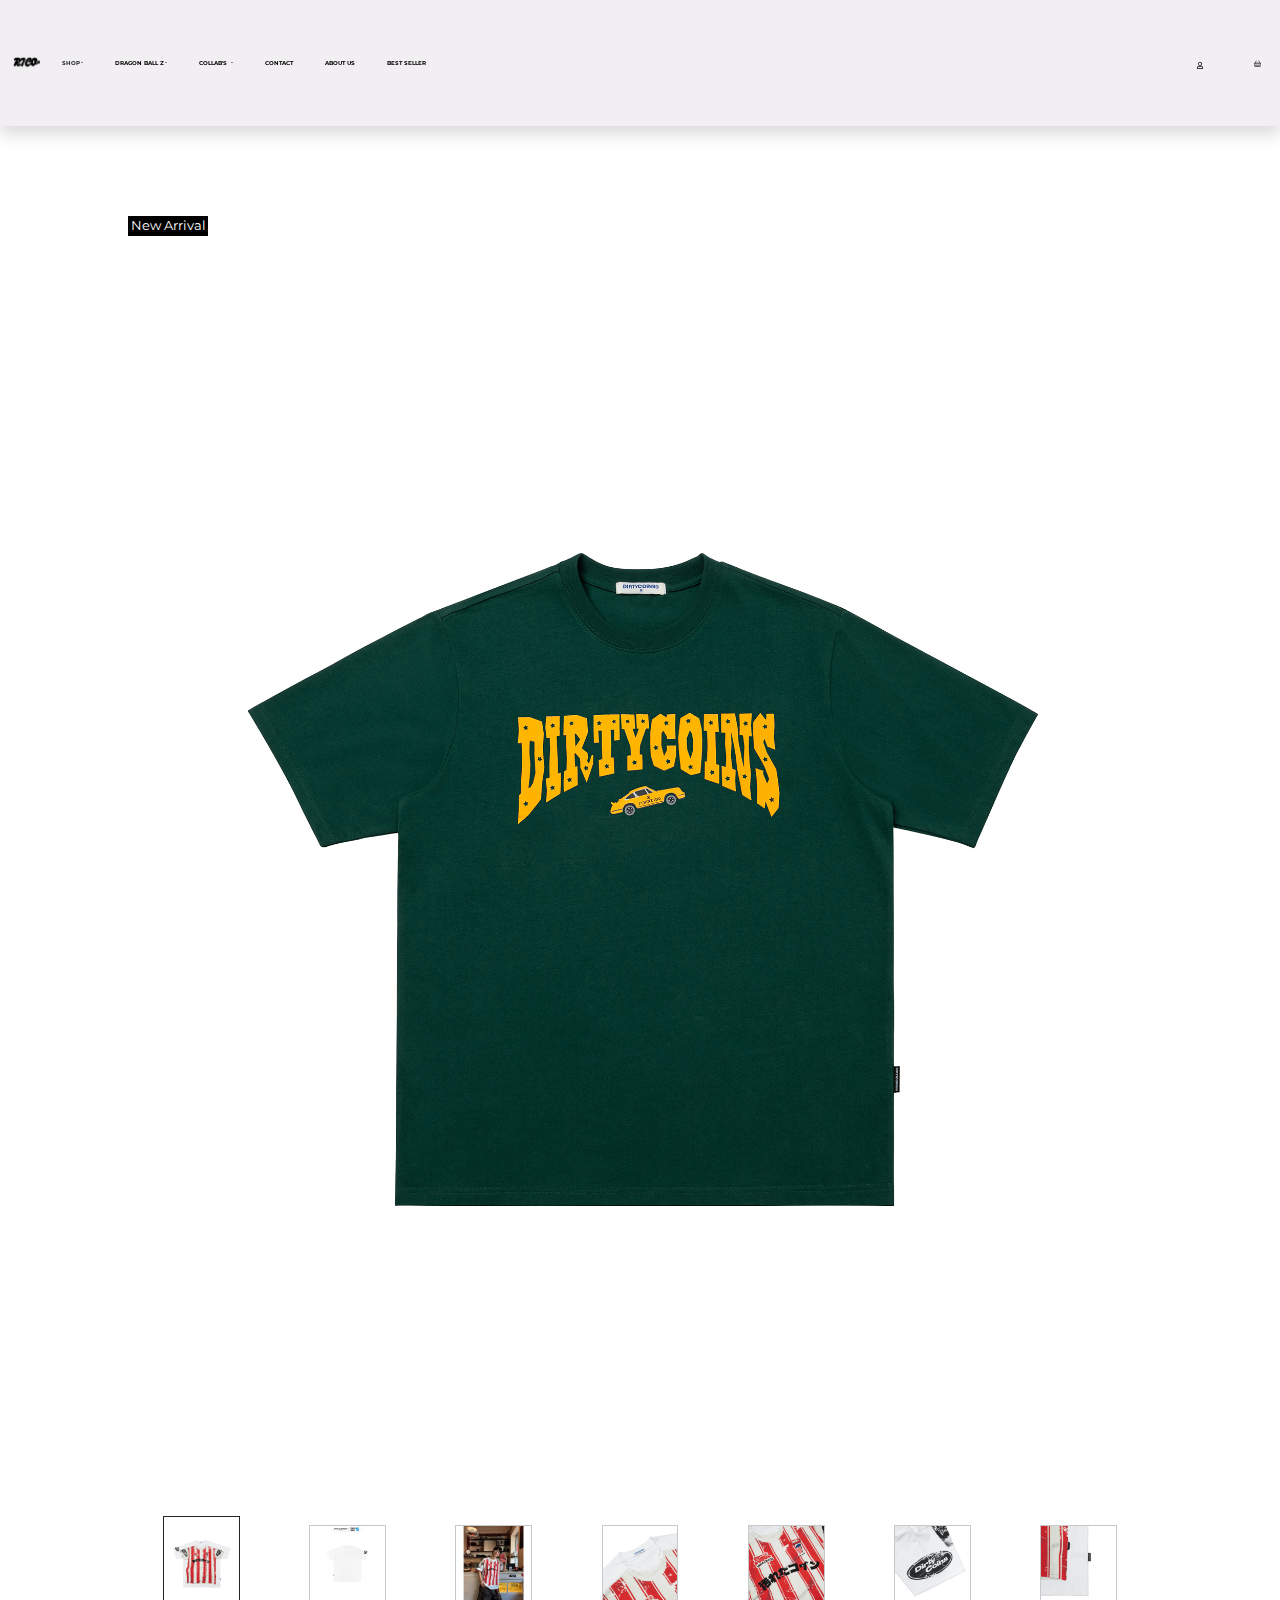
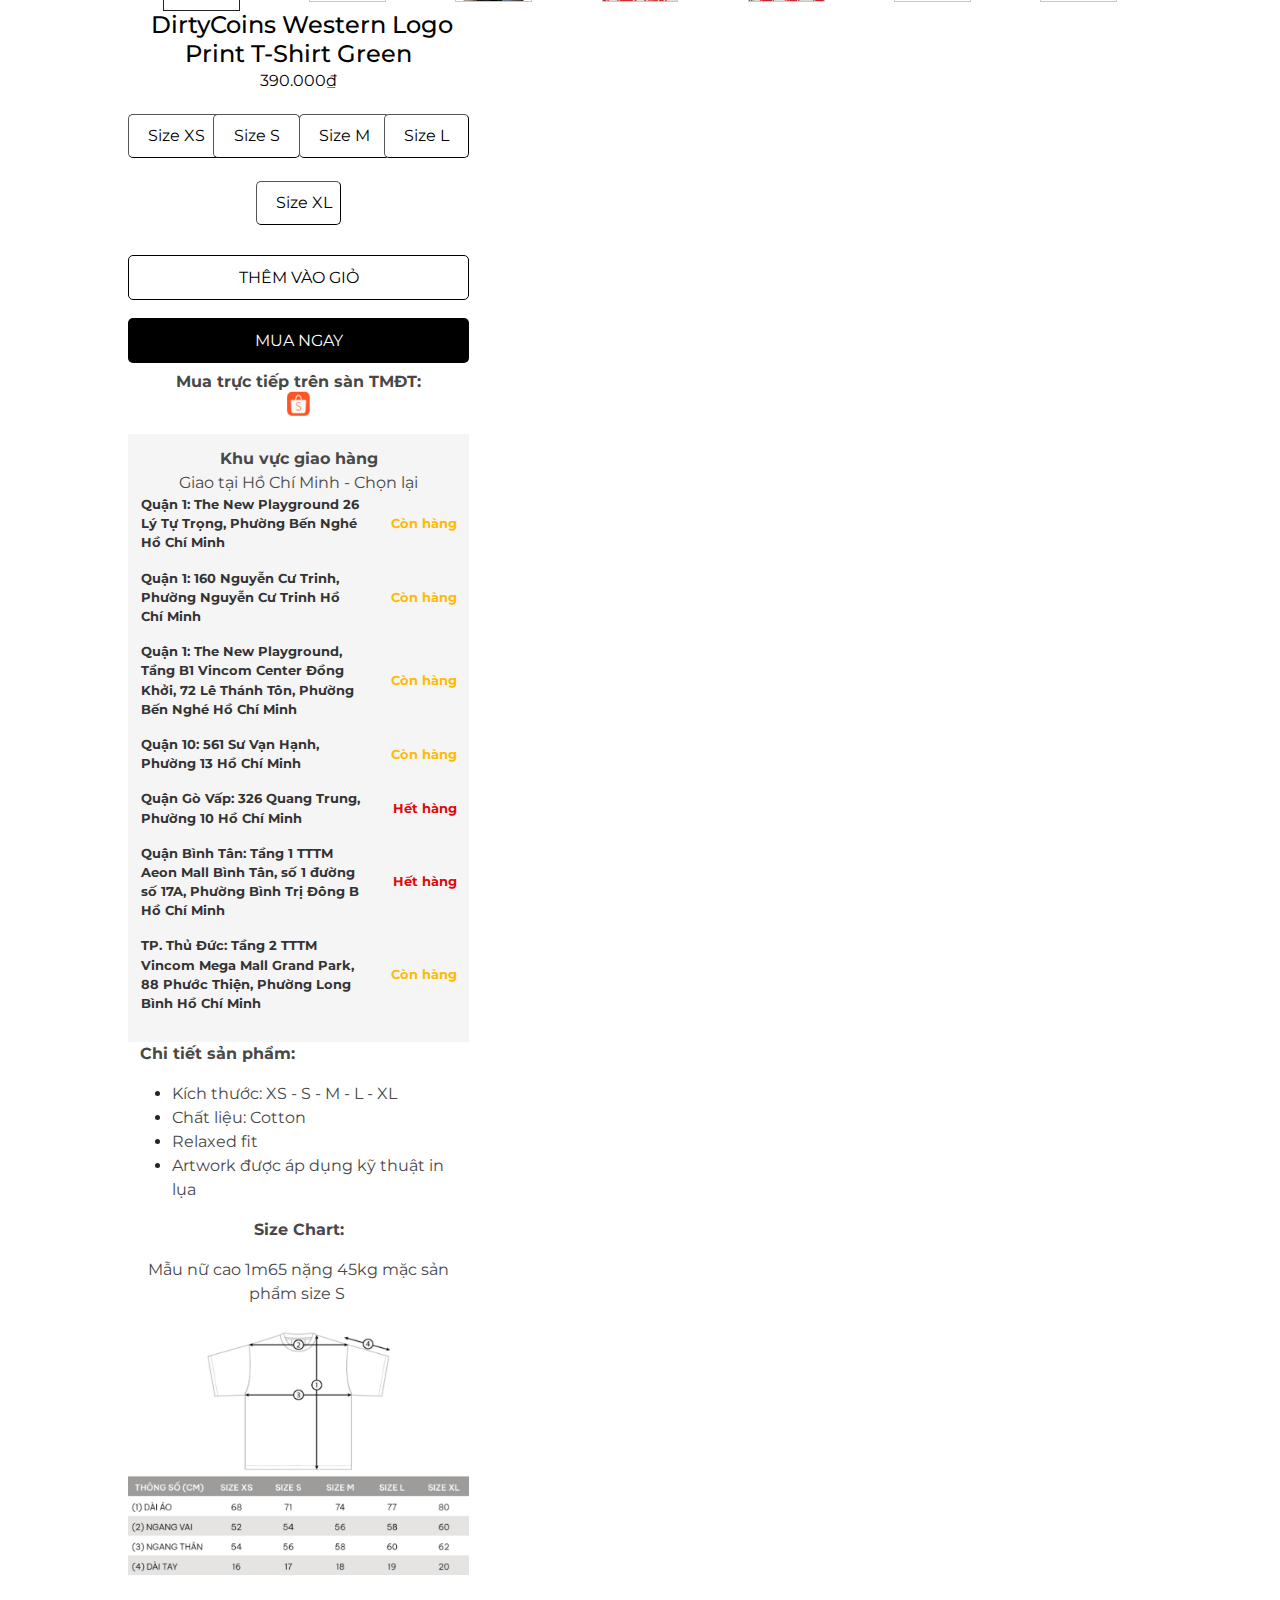
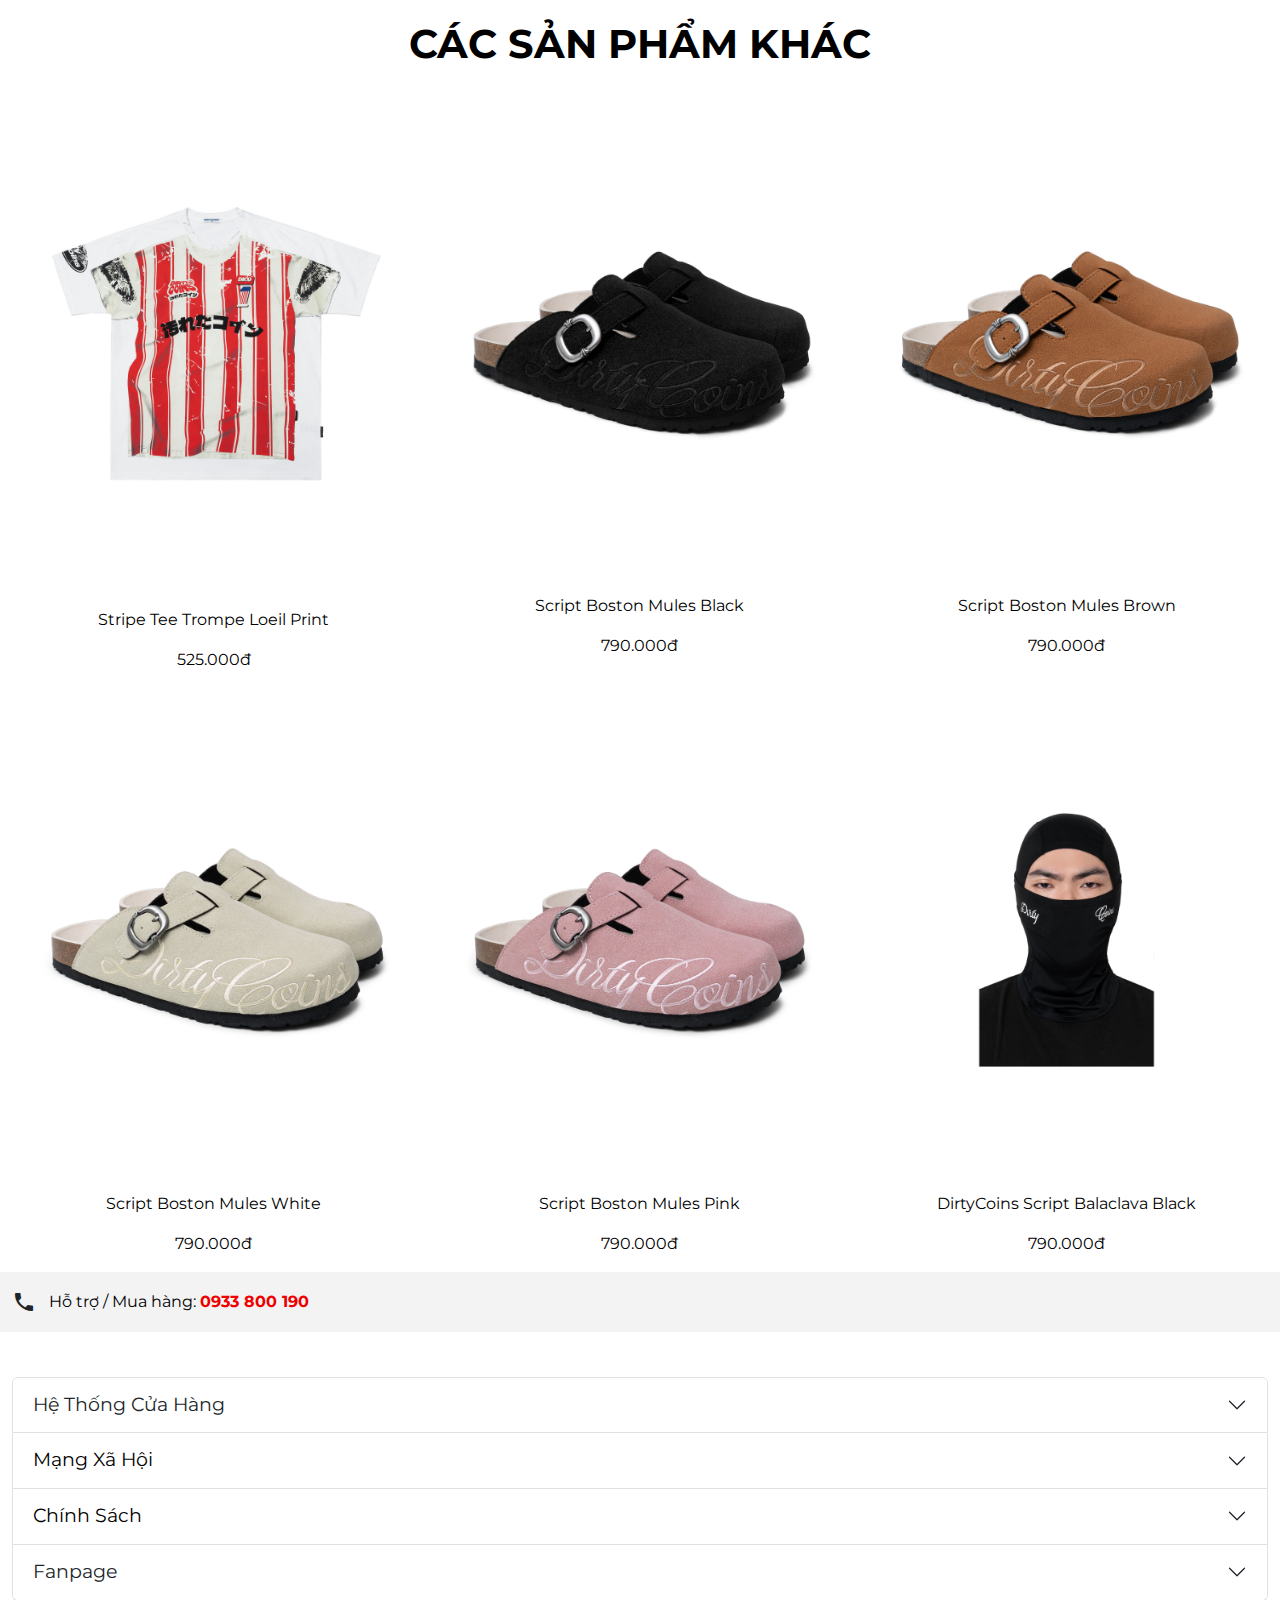
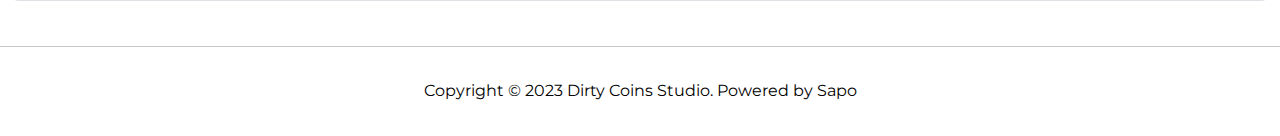
<file: designs/product-3.html>
<!DOCTYPE html><html data-bs-theme="light" lang="en"><head><meta charset="utf-8"><meta name="viewport" content="width=device-width, initial-scale=1.0, shrink-to-fit=no"><title>DoAn-ThietKeGiaoDienNguoiDung</title><link rel="stylesheet" href="assets/bootstrap/css/bootstrap.min.css"><link rel="stylesheet" href="assets/fonts/fontawesome-all.min.css"><link rel="stylesheet" href="assets/fonts/material-icons.min.css"><link rel="stylesheet" href="assets/css/styles.css"><link rel="preconnect" href="https://fonts.googleapis.com">
<link rel="preconnect" href="https://fonts.gstatic.com" crossorigin>
<link href="https://fonts.googleapis.com/css2?family=Montserrat:ital,wght@0,100..900;1,100..900&display=swap" rel="stylesheet">
</head><body class="overflow-x-hidden" style="margin: 0;padding: 0;font-family: Montserrat, sans-serif;"><header class="shadow position-fixed d-flex z-3 flex-row justify-content-center align-items-center flex-nowrap" style="width: 100vw;margin: 0;padding: 0;height: 14vh;background: #f1eff1;padding-right: 1vw;padding-left: 1vw;"><a href="index.html" style="width: auto;height: auto;"><img class="img-fluid logo" width="436" height="436" src="assets/img/3-nobg.png"></a><div class="container text-nowrap" style="padding: 0;"><ul class="nav"><li class="nav-item dropdown"><a class="dropdown-toggle nav-link" aria-expanded="false" data-bs-toggle="dropdown" href="shop.html" style="color: var(--bs-dark);"><strong>SHOP</strong></a><div class="dropdown-menu"><a class="dropdown-item" href="shop.html">TOPS</a><a class="dropdown-item" href="#">BOTTOMS&nbsp;</a><a class="dropdown-item" href="#">ACCESSORIES</a><a class="dropdown-item" href="#">BAGS</a><a class="dropdown-item" href="#">WOMENSWEAR</a><a class="dropdown-item" href="#">COMBO</a></div></li><li class="nav-item dropdown"><a class="dropdown-toggle nav-link" aria-expanded="false" data-bs-toggle="dropdown" href="#" style="color: var(--bs-dark);"><strong><span style="color: rgb(0, 0, 0);">DRAGON BALL Z</span></strong></a><div class="dropdown-menu"><a class="dropdown-item" href="#">DC | DBZ - TOPS</a><a class="dropdown-item" href="#"><span style="color: var(--bs-dropdown-link-hover-color); background-color: var(--bs-dropdown-link-hover-bg);">DC | DBZ - OUTERWEAR</span></a><a class="dropdown-item" href="#"><span style="color: var(--bs-dropdown-link-hover-color); background-color: var(--bs-dropdown-link-hover-bg);">DC | DBZ - ACCESSORIES</span></a></div></li><li class="nav-item dropdown"><a class="dropdown-toggle nav-link" aria-expanded="false" data-bs-toggle="dropdown" href="#" style="color: var(--bs-dark);"><strong><span style="color: rgb(0, 0, 0);">COLLAB'S</span>&nbsp;</strong></a><div class="dropdown-menu"><a class="dropdown-item" href="#">MASEW</a><a class="dropdown-item" href="#">THE UNDERDOGS</a><a class="dropdown-item" href="#">DRAGON BALL Z</a><a class="dropdown-item" href="#">LA LUNE</a><a class="dropdown-item" href="#">GAM ESPORTS</a><a class="dropdown-item" href="#">ONE PIECE</a><a class="dropdown-item" href="#">LIL 'WUYN</a><a class="dropdown-item" href="#">16TYPH</a><a class="dropdown-item" href="#">MILLION DOLLAR BOY</a></div></li><li class="nav-item"><a class="nav-link" href="#" style="color: var(--bs-black);"><strong>CONTACT</strong></a></li><li class="nav-item"><a class="nav-link" href="#" style="color: var(--bs-black);"><strong>ABOUT US</strong></a></li><li class="nav-item"><a class="nav-link" href="#" style="color: rgb(0,0,0);"><strong>BEST SELLER</strong></a></li></ul></div><div class="container d-flex flex-row justify-content-between align-items-center right-header"><div class="shadow flex-row justify-content-center align-items-center search"><input type="search" style="border-width: 0px;height: 7.5vh;padding: 0;background: rgb(241,239,241);" required="" placeholder="Tìm kiếm..."><svg xmlns="http://www.w3.org/2000/svg" width="1em" height="1em" fill="currentColor" viewBox="0 0 16 16" class="bi bi-search">
  <path d="M11.742 10.344a6.5 6.5 0 1 0-1.397 1.398h-.001c.03.04.062.078.098.115l3.85 3.85a1 1 0 0 0 1.415-1.414l-3.85-3.85a1.007 1.007 0 0 0-.115-.1zM12 6.5a5.5 5.5 0 1 1-11 0 5.5 5.5 0 0 1 11 0"></path>
</svg></div><a href="login.html"><i class="far fa-user icon"></i></a><a href="checkout.html"><svg xmlns="http://www.w3.org/2000/svg" width="1em" height="1em" fill="currentColor" viewBox="0 0 16 16" class="bi bi-basket icon">
  <path d="M5.757 1.071a.5.5 0 0 1 .172.686L3.383 6h9.234L10.07 1.757a.5.5 0 1 1 .858-.514L13.783 6H15a1 1 0 0 1 1 1v1a1 1 0 0 1-1 1v4.5a2.5 2.5 0 0 1-2.5 2.5h-9A2.5 2.5 0 0 1 1 13.5V9a1 1 0 0 1-1-1V7a1 1 0 0 1 1-1h1.217L5.07 1.243a.5.5 0 0 1 .686-.172zM2 9v4.5A1.5 1.5 0 0 0 3.5 15h9a1.5 1.5 0 0 0 1.5-1.5V9zM1 7v1h14V7zm3 3a.5.5 0 0 1 .5.5v3a.5.5 0 0 1-1 0v-3A.5.5 0 0 1 4 10m2 0a.5.5 0 0 1 .5.5v3a.5.5 0 0 1-1 0v-3A.5.5 0 0 1 6 10m2 0a.5.5 0 0 1 .5.5v3a.5.5 0 0 1-1 0v-3A.5.5 0 0 1 8 10m2 0a.5.5 0 0 1 .5.5v3a.5.5 0 0 1-1 0v-3a.5.5 0 0 1 .5-.5m2 0a.5.5 0 0 1 .5.5v3a.5.5 0 0 1-1 0v-3a.5.5 0 0 1 .5-.5"></path>
</svg></a></div></header><div class="container" style="width: 100vw;max-width: 100vw;margin: 0;padding: 0;"><div class="row g-0 row-cols-1 row-cols-xxl-2" style="margin: 0;padding-right: 10vw;padding-left: 10vw;padding-top: 24vh;padding-bottom: 5vh;"><div class="col d-flex flex-column product-left"><div class="d-flex justify-content-center align-items-center" style="background: #000000;width: 80px;height: 20px;"><p style="background: rgba(0,0,0,0);color: rgb(255,255,255);font-size: 0.8rem;margin: 0;padding: 0;">New Arrival</p></div><img class="img-fluid" width="2000" height="2500" src="assets/img/post/1-8ec616d0-13fb-45e4-8b1a-e7db1049ae2c.jpg"><div class="row g-0 text-nowrap"><div class="col d-flex justify-content-around align-items-center"><img class="img-fluid" width="2000" height="2500" style="width: 6vw;height: auto;border-width: 1px;border-style: solid;" src="assets/img/post/1-1b37dc3a-f5f6-4ea4-b366-8ac438b87aee.jpg"><img class="img-fluid" width="1024" height="1024" style="width: 6vw;height: auto;border: 1px solid rgba(33,37,41,0.25);" src="assets/img/vn-11134207-7ra0g-m9tyu8smy1p665.png"><img class="img-fluid" width="1024" height="1024" style="width: 6vw;height: auto;border: 1px solid rgba(33,37,41,0.25) ;" src="assets/img/vn-11134207-7ras8-mamgev0eayfsf2.png"><img class="img-fluid" width="1024" height="1024" style="width: 6vw;height: auto;border: 1px solid rgba(33,37,41,0.25) ;" src="assets/img/vn-11134207-7ra0g-m9tyu8vetzla9f.png"><img class="img-fluid" width="1024" height="1024" style="width: 6vw;height: auto;border: 1px solid rgba(33,37,41,0.25) ;" src="assets/img/vn-11134207-7ra0g-m9tyu8tgy8ha23.png"><img class="img-fluid" width="1024" height="1024" style="width: 6vw;height: auto;border: 1px solid rgba(33,37,41,0.25) ;" src="assets/img/vn-11134207-7ra0g-m9tyu8tgwtwue4.png"><img class="img-fluid" width="1024" height="1024" style="width: 6vw;height: auto;border: 1px solid rgba(33,37,41,0.25) ;" src="assets/img/vn-11134207-7ra0g-m9tyu8smzg9md5.png"></div></div></div><div class="col col-xl-4 d-flex flex-column justify-content-center align-items-center product-right"><h4 class="text-center" style="margin: 0;"><span style="color: rgb(0, 0, 0);">&nbsp;DirtyCoins Western Logo Print T-Shirt Green</span></h4><p class="text-center" style="margin: 0;"><span style="color: rgb(0, 0, 0);">390.000₫</span></p><div class="row g-0 row-cols-4 d-flex justify-content-center align-items-center" style="margin-right: 0;margin-left: 0;margin-top: 1vh;margin-bottom: 1vh;height: 15vh;"><div class="col"><button class="text-nowrap" type="button" style="padding-top: 1vh;padding-bottom: 1vh;padding-right: 1.5vw;padding-left: 1.5vw;background-color: #ffffff;border-width: 1px;border-radius: 5px;">Size XS</button></div><div class="col"><button class="text-nowrap" type="button" style="padding-top: 1vh;padding-bottom: 1vh;padding-right: 1.5vw;padding-left: 1.5vw;background-color: #ffffff;border-width: 1px;border-radius: 5px;">Size S</button></div><div class="col"><button class="text-nowrap" type="button" style="padding-top: 1vh;padding-bottom: 1vh;padding-right: 1.5vw;padding-left: 1.5vw;background-color: #ffffff;border-width: 1px;border-radius: 5px;">Size M</button></div><div class="col"><button class="text-nowrap" type="button" style="padding-top: 1vh;padding-bottom: 1vh;padding-right: 1.5vw;padding-left: 1.5vw;background-color: #ffffff;border-width: 1px;border-radius: 5px;">Size L</button></div><div class="col"><button class="text-nowrap" type="button" style="padding-top: 1vh;padding-bottom: 1vh;padding-right: 1.5vw;padding-left: 1.5vw;background-color: #ffffff;border-width: 1px;border-radius: 5px;width: 100%;">Size XL</button></div></div><a class="text-nowrap d-flex justify-content-center align-items-center" role="button" style="padding-top: 1vh;padding-bottom: 1vh;padding-right: 1.5vw;padding-left: 1.5vw;background-color: #ffffff;border-radius: 5px;width: 100%;margin-top: 1vh;margin-bottom: 1vh;height: 45px;border-width: 1px;border-style: solid;" href="cart.html">THÊM VÀO GIỎ</a><a class="text-nowrap d-flex justify-content-center align-items-center" role="button" style="padding-top: 1vh;padding-bottom: 1vh;padding-right: 1.5vw;padding-left: 1.5vw;border-width: 1px;border-radius: 5px;width: 100%;margin-top: 1vh;margin-bottom: 1vh;color: rgb(255,255,255);background: #000000;height: 45px;" href="checkout.html">MUA NGAY</a><h6 style="margin: 0;"><strong><span style="color: rgb(72, 72, 72);">Mua trực tiếp trên sàn TMĐT:</span></strong></h6><img src="assets/img/clipboard-image-4.png" style="width: 25px;height: 25px;margin: 0px;margin-left: 0px;margin-bottom: 2vh;"><div class="row g-0 row-cols-1" style="background: #f5f5f5;width: 100%;padding: 1vw;"><div class="col d-flex flex-column justify-content-center align-items-center"><p class="text-center" style="margin-top: 0px;margin-bottom: 0px;"><strong><span style="color: rgb(72, 72, 72);">Khu vực giao hàng</span></strong></p><p class="text-center" style="margin-bottom: 0px;margin-top: 0px;"><span style="color: rgb(72, 72, 72);">Giao tại Hồ Chí Minh&nbsp;- Chọn lại</span></p></div><div class="col d-flex justify-content-between align-items-center"><p style="width: 70%;font-size: 0.8rem;"><strong><span style="color: rgb(51, 51, 51);">Quận 1: The New Playground 26 Lý Tự Trọng, Phường Bến Nghé Hồ Chí Minh</span></strong></p><p style="width: 30%;text-align: right;font-size: 0.8rem;"><strong><span style="color: rgb(255, 187, 0);">Còn hàng</span></strong></p></div><div class="col d-flex justify-content-between align-items-center"><p style="width: 70%;font-size: 0.8rem;"><strong><span style="color: rgb(51, 51, 51);">Quận 1: 160 Nguyễn Cư Trinh, Phường Nguyễn Cư Trinh Hồ Chí Minh</span></strong></p><p style="width: 30%;text-align: right;font-size: 0.8rem;"><strong><span style="color: rgb(255, 187, 0);">Còn hàng</span></strong></p></div><div class="col d-flex justify-content-between align-items-center"><p style="width: 70%;font-size: 0.8rem;"><strong><span style="color: rgb(51, 51, 51);">Quận 1: The New Playground, Tầng B1 Vincom Center Đồng Khởi, 72 Lê Thánh Tôn, Phường Bến Nghé Hồ Chí Minh</span></strong></p><p style="width: 30%;text-align: right;font-size: 0.8rem;"><strong><span style="color: rgb(255, 187, 0);">Còn hàng</span></strong></p></div><div class="col d-flex justify-content-between align-items-center"><p style="width: 70%;font-size: 0.8rem;"><strong><span style="color: rgb(51, 51, 51);">Quận 10: 561 Sư Vạn Hạnh, Phường 13 Hồ Chí Minh</span></strong></p><p style="width: 30%;text-align: right;font-size: 0.8rem;"><strong><span style="color: rgb(255, 187, 0);">Còn hàng</span></strong></p></div><div class="col d-flex justify-content-between align-items-center"><p style="width: 70%;font-size: 0.8rem;"><strong><span style="color: rgb(51, 51, 51);">Quận Gò Vấp: 326 Quang Trung, Phường 10 Hồ Chí Minh</span></strong></p><p style="width: 30%;text-align: right;font-size: 0.8rem;"><strong><span style="color: rgb(222, 10, 10);">Hết hàng</span></strong></p></div><div class="col d-flex justify-content-between align-items-center"><p style="width: 70%;font-size: 0.8rem;"><strong><span style="color: rgb(51, 51, 51);">Quận Bình Tân: Tầng 1 TTTM Aeon Mall Bình Tân, số 1 đường số 17A, Phường Bình Trị Đông B Hồ Chí Minh</span></strong></p><p style="width: 30%;text-align: right;font-size: 0.8rem;"><strong><span style="color: rgb(222, 10, 10);">Hết hàng</span></strong></p></div><div class="col d-flex justify-content-between align-items-center"><p style="width: 70%;font-size: 0.8rem;"><strong><span style="color: rgb(51, 51, 51);">TP. Thủ Đức: Tầng 2 TTTM Vincom Mega Mall Grand Park, 88 Phước Thiện, Phường Long Bình Hồ Chí Minh</span></strong></p><p style="width: 30%;text-align: right;font-size: 0.8rem;"><strong><span style="color: rgb(255, 187, 0);">Còn hàng</span></strong></p></div></div><div class="row" style="width: 100%;"><div class="col d-flex flex-column justify-content-center align-items-start"><p><strong><span style="color: rgb(72, 72, 72);">Chi tiết sản phẩm:</span></strong></p><ul><li><span style="color: rgb(72, 72, 72);">Kích thước: XS - S - M - L - XL</span></li><li><span style="color: rgb(72, 72, 72);">Chất liệu: Cotton</span></li><li><span style="color: rgb(72, 72, 72);">Relaxed fit</span></li><li><span style="color: rgb(72, 72, 72);">Artwork được áp dụng kỹ thuật in lụa</span></li></ul></div></div><p class="text-center"><strong><span style="color: rgb(72, 72, 72);">Size Chart:</span></strong></p><p class="text-center"><span style="color: rgb(72, 72, 72);">Mẫu nữ cao 1m65 nặng 45kg mặc sản phẩm size S&nbsp;</span></p><img class="img-fluid" width="449" height="333" src="assets/img/clipboard-image-3.png"></div></div><h1 class="text-center"><strong><span style="color: rgb(0, 0, 0);">CÁC SẢN PHẨM KHÁC</span></strong></h1><div class="row row-cols-3" style="width: 100vw;margin: 0;"><div class="col col-xxl-2 d-flex flex-column justify-content-center align-items-center" style="padding: 0px;"><a href="#" style="margin-right: 0px;margin-left: 1px;padding-right: 0px;"><img class="img-fluid" width="2000" height="2500" src="assets/img/post/1-1b37dc3a-f5f6-4ea4-b366-8ac438b87aee.jpg"><p class="text-center">Stripe Tee Trompe Loeil Print</p><p class="text-center">525.000đ</p></a></div><div class="col col-xxl-2 d-flex flex-column justify-content-center align-items-center"><a href="#"><img class="img-fluid" width="2000" height="2500" src="assets/img/post/1-00b6f108-15aa-4aa0-8c25-0f4403cf354a-56a571c3-ad3e-4bcd-abcb-c30a05c4d5b7.jpg"><p class="text-center">Script Boston Mules Black</p><p class="text-center">790.000đ</p></a></div><div class="col col-xxl-2 d-flex flex-column justify-content-center align-items-center"><a href="#"><img class="img-fluid" width="2000" height="2500" src="assets/img/post/1-2257c9cd-c362-47b0-8e3b-544bfa89cde8.jpg"><p class="text-center">Script Boston Mules Brown</p><p class="text-center">790.000đ</p></a></div><div class="col col-xxl-2 d-flex flex-column justify-content-center align-items-center"><a href="#"><img class="img-fluid" width="2000" height="2500" src="assets/img/post/1-33d89744-b5da-4eb0-aa4b-4b1d735261a9.jpg"><p class="text-center">Script Boston Mules White</p><p class="text-center">790.000đ</p></a></div><div class="col col-xxl-2 d-flex flex-column justify-content-center align-items-center"><a href="#"><img class="img-fluid" width="2000" height="2500" src="assets/img/post/1-compressed-214c4ba1-0917-46f4-bf5f-49c8de24f1c0.jpg"><p class="text-center">Script Boston Mules Pink</p><p class="text-center">790.000đ</p></a></div><div class="col col-xxl-2 d-flex flex-column justify-content-center align-items-center"><a href="#"><img class="img-fluid" width="2000" height="2500" src="assets/img/post/3-dbe0588d-f881-432a-be94-851141892e12.jpg"><p class="text-center">DirtyCoins Script Balaclava Black</p><p class="text-center">790.000đ</p></a></div></div></div><footer style="width: 100vw;"><div class="container d-flex flex-row justify-content-start align-items-center" style="width: 100vw;max-width: 100vw;background: #f3f3f3;margin: 0;padding-top: 2vh;padding-bottom: 2vh;"><i class="material-icons">phone</i><p style="margin: 0;margin-left: 1vw;"><span style="color: rgb(0, 0, 0);">Hỗ trợ / Mua hàng:&nbsp;</span><a href="tel:0933800190"><strong><span style="color: rgb(238, 0, 0);">0933 800 190</span></strong></a></p></div><div class="container d-flex flex-row" style="width: 100vw;max-width: 100vw;background: rgba(255,255,255,0);margin: 0;"><div class="accordion" role="tablist" id="accordion-1" style="width: 100%;margin-bottom: 5vh;margin-top: 5vh;"><div class="accordion-item"><h2 class="accordion-header" role="tab"><button class="accordion-button collapsed" type="button" data-bs-toggle="collapse" data-bs-target="#accordion-1 .item-1" aria-expanded="false" aria-controls="accordion-1 .item-1" style="font-size: 19px;">Hệ Thống Cửa Hàng</button></h2><div class="accordion-collapse collapse item-1" role="tabpanel" data-bs-parent="#accordion-1"><div class="accordion-body"><p class="mb-0"><strong><span style="color: rgb(72, 72, 72);">Chi Nhánh Hồ Chí Minh:</span></strong><br><strong><span style="color: rgb(72, 72, 72);">Phường Sài Gòn</span></strong><span style="color: rgb(72, 72, 72);">&nbsp;- The New Playground, Tầng B1 Vincom Center Đồng Khởi, 72 Lê Thánh Tôn.</span><br><strong><span style="color: rgb(72, 72, 72);">Phường An Lạc</span></strong><span style="color: rgb(72, 72, 72);">&nbsp;- Tầng 1 TTTM Aeon Mall Bình Tân, số 1 đường số 17A.</span><br><strong><span style="color: rgb(72, 72, 72);">Phường Long Bình</span></strong><span style="color: rgb(72, 72, 72);">&nbsp;- Tầng 2 TTTM Vincom Mega Mall Grand Park.</span><br><strong><span style="color: rgb(72, 72, 72);">Phường Hòa Hưng</span></strong><span style="color: rgb(72, 72, 72);">&nbsp;- 561 Sư Vạn Hạnh.</span><br><strong><span style="color: rgb(72, 72, 72);">Phường Cầu Ông Lãnh</span></strong><span style="color: rgb(72, 72, 72);">&nbsp;- 160 Nguyễn Cư Trinh.</span><br><strong><span style="color: rgb(72, 72, 72);">Phường Sài Gòn</span></strong><span style="color: rgb(72, 72, 72);">&nbsp;- The New Playground 26 Lý Tự Trọng.</span><br><strong><span style="color: rgb(72, 72, 72);">Phường Gò Vấp</span></strong><span style="color: rgb(72, 72, 72);">&nbsp;- 326 Quang Trung.</span><br><strong><span style="color: rgb(72, 72, 72);">Phường Thủ Dầu Một</span></strong><span style="color: rgb(72, 72, 72);">&nbsp;- 28 Yersin.</span></p><p class="mb-0"><strong><span style="color: rgb(72, 72, 72);">Chi Nhánh Đồng Nai:</span></strong><br><strong><span style="color: rgb(72, 72, 72);">Phường Tam Hiệp&nbsp;</span></strong><span style="color: rgb(72, 72, 72);">- 151A Phan Trung.</span></p><p class="mb-0"><strong><span style="color: rgb(72, 72, 72);">Chi Nhánh Cần Thơ:</span></strong><br><strong><span style="color: rgb(72, 72, 72);">Phường Ninh Kiều</span></strong><span style="color: rgb(72, 72, 72);">&nbsp;- 52 Mậu Thân.</span></p><p class="mb-0"><strong><span style="color: rgb(72, 72, 72);">Chi Nhánh Hà Nội:</span></strong><br><strong><span style="color: rgb(72, 72, 72);">Phường Dương Nội</span></strong><span style="color: rgb(72, 72, 72);">&nbsp;- Tầng 2 TTTM Aeon Mall Hà Đông Khu dân cư Hoàng Văn Thụ.</span></p><p class="mb-0"><strong><span style="color: rgb(72, 72, 72);">Chi Nhánh Hưng Yên:</span></strong><br><strong><span style="color: rgb(72, 72, 72);">Xã Nghĩa Trụ</span></strong><span style="color: rgb(72, 72, 72);">&nbsp;- PT.TV 136 - Mega Grand World - Ocean Park 3.</span></p><p class="mb-0"><strong><span style="color: rgb(72, 72, 72);">Chi Nhánh Hải Phòng:</span></strong><br><strong><span style="color: rgb(72, 72, 72);">Phường Lê Chân</span></strong><span style="color: rgb(72, 72, 72);">&nbsp;- Tầng 2 TTTM Aeon Mall Hải Phòng Lê Chân số 10 Võ Nguyên Giáp.</span></p><p class="mb-0"><a href="tel:0933800190"><span style="color: rgb(67, 67, 67); background-color: transparent;">0933 800 190</span></a><span style="color: rgb(72, 72, 72);">&nbsp;-&nbsp;</span><a href="tel:1900252557"><span style="color: rgb(67, 67, 67); background-color: transparent;">1900252557</span></a><br><a href="mailto:csteamdcs@gmail.com"><span style="color: rgb(67, 67, 67); background-color: transparent;">csteamdcs@gmail.com</span></a></p></div></div></div><div class="accordion-item"><h2 class="accordion-header" role="tab"><button class="accordion-button collapsed" type="button" data-bs-toggle="collapse" data-bs-target="#accordion-1 .item-2" aria-expanded="false" aria-controls="accordion-1 .item-2" style="font-size: 19px;"><br><span style="color: rgb(0, 0, 0);">Mạng Xã Hội</span></button></h2><div class="accordion-collapse collapse item-2" role="tabpanel" data-bs-parent="#accordion-1"><div class="accordion-body"><svg xmlns="http://www.w3.org/2000/svg" width="1em" height="1em" fill="currentColor" viewBox="0 0 16 16" class="bi bi-facebook" style="font-size: 30px;">
  <path d="M16 8.049c0-4.446-3.582-8.05-8-8.05C3.58 0-.002 3.603-.002 8.05c0 4.017 2.926 7.347 6.75 7.951v-5.625h-2.03V8.05H6.75V6.275c0-2.017 1.195-3.131 3.022-3.131.876 0 1.791.157 1.791.157v1.98h-1.009c-.993 0-1.303.621-1.303 1.258v1.51h2.218l-.354 2.326H9.25V16c3.824-.604 6.75-3.934 6.75-7.951"></path>
</svg><svg xmlns="http://www.w3.org/2000/svg" width="1em" height="1em" fill="currentColor" viewBox="0 0 16 16" class="bi bi-youtube" style="font-size: 29px;">
  <path d="M8.051 1.999h.089c.822.003 4.987.033 6.11.335a2.01 2.01 0 0 1 1.415 1.42c.101.38.172.883.22 1.402l.01.104.022.26.008.104c.065.914.073 1.77.074 1.957v.075c-.001.194-.01 1.108-.082 2.06l-.008.105-.009.104c-.05.572-.124 1.14-.235 1.558a2.007 2.007 0 0 1-1.415 1.42c-1.16.312-5.569.334-6.18.335h-.142c-.309 0-1.587-.006-2.927-.052l-.17-.006-.087-.004-.171-.007-.171-.007c-1.11-.049-2.167-.128-2.654-.26a2.007 2.007 0 0 1-1.415-1.419c-.111-.417-.185-.986-.235-1.558L.09 9.82l-.008-.104A31.4 31.4 0 0 1 0 7.68v-.123c.002-.215.01-.958.064-1.778l.007-.103.003-.052.008-.104.022-.26.01-.104c.048-.519.119-1.023.22-1.402a2.007 2.007 0 0 1 1.415-1.42c.487-.13 1.544-.21 2.654-.26l.17-.007.172-.006.086-.003.171-.007A99.788 99.788 0 0 1 7.858 2h.193zM6.4 5.209v4.818l4.157-2.408z"></path>
</svg><svg xmlns="http://www.w3.org/2000/svg" width="1em" height="1em" fill="currentColor" viewBox="0 0 16 16" class="bi bi-instagram" style="font-size: 30px;">
  <path d="M8 0C5.829 0 5.556.01 4.703.048 3.85.088 3.269.222 2.76.42a3.917 3.917 0 0 0-1.417.923A3.927 3.927 0 0 0 .42 2.76C.222 3.268.087 3.85.048 4.7.01 5.555 0 5.827 0 8.001c0 2.172.01 2.444.048 3.297.04.852.174 1.433.372 1.942.205.526.478.972.923 1.417.444.445.89.719 1.416.923.51.198 1.09.333 1.942.372C5.555 15.99 5.827 16 8 16s2.444-.01 3.298-.048c.851-.04 1.434-.174 1.943-.372a3.916 3.916 0 0 0 1.416-.923c.445-.445.718-.891.923-1.417.197-.509.332-1.09.372-1.942C15.99 10.445 16 10.173 16 8s-.01-2.445-.048-3.299c-.04-.851-.175-1.433-.372-1.941a3.926 3.926 0 0 0-.923-1.417A3.911 3.911 0 0 0 13.24.42c-.51-.198-1.092-.333-1.943-.372C10.443.01 10.172 0 7.998 0h.003zm-.717 1.442h.718c2.136 0 2.389.007 3.232.046.78.035 1.204.166 1.486.275.373.145.64.319.92.599.28.28.453.546.598.92.11.281.24.705.275 1.485.039.843.047 1.096.047 3.231s-.008 2.389-.047 3.232c-.035.78-.166 1.203-.275 1.485a2.47 2.47 0 0 1-.599.919c-.28.28-.546.453-.92.598-.28.11-.704.24-1.485.276-.843.038-1.096.047-3.232.047s-2.39-.009-3.233-.047c-.78-.036-1.203-.166-1.485-.276a2.478 2.478 0 0 1-.92-.598 2.48 2.48 0 0 1-.6-.92c-.109-.281-.24-.705-.275-1.485-.038-.843-.046-1.096-.046-3.233 0-2.136.008-2.388.046-3.231.036-.78.166-1.204.276-1.486.145-.373.319-.64.599-.92.28-.28.546-.453.92-.598.282-.11.705-.24 1.485-.276.738-.034 1.024-.044 2.515-.045v.002zm4.988 1.328a.96.96 0 1 0 0 1.92.96.96 0 0 0 0-1.92zm-4.27 1.122a4.109 4.109 0 1 0 0 8.217 4.109 4.109 0 0 0 0-8.217zm0 1.441a2.667 2.667 0 1 1 0 5.334 2.667 2.667 0 0 1 0-5.334"></path>
</svg></div></div></div><div class="accordion-item"><h2 class="accordion-header" role="tab"><button class="accordion-button collapsed" type="button" data-bs-toggle="collapse" data-bs-target="#accordion-1 .item-3" aria-expanded="false" aria-controls="accordion-1 .item-3" style="font-size: 19px;"><br><span style="color: rgb(0, 0, 0);">Chính Sách</span></button></h2><div class="accordion-collapse collapse item-3" role="tabpanel" data-bs-parent="#accordion-1"><div class="accordion-body"><ul><li><a href="https://dirtycoins.vn/chinh-sach-bao-ve-thong-tin-ca-nhan" target="_blank"><span style="color: rgb(67, 67, 67); background-color: transparent;">Chính sách bảo mật</span></a></li><li><a href="https://dirtycoins.vn/faq-cau-hoi-thuong-gap" target="_blank"><span style="color: rgb(67, 67, 67); background-color: transparent;">FAQ</span></a></li><li><a href="https://dirtycoins.vn/chinh-sach-the-thanh-vien" target="_blank"><span style="color: rgb(67, 67, 67); background-color: transparent;">Chính sách Thẻ Thành viên</span></a></li><li><a href="https://dirtycoins.vn/chinh-sach-bao-hanh-san-pham" target="_blank"><span style="color: rgb(67, 67, 67); background-color: transparent;">Chính sách Bảo hành &amp; Đổi trả</span></a></li><li><a href="https://dirtycoins.vn/chinh-sach-giao-hang-hoa-toc" target="_blank"><span style="color: rgb(67, 67, 67); background-color: transparent;">Chính sách giao hàng hỏa tốc</span></a></li></ul></div></div></div><div class="accordion-item"><h2 class="accordion-header" role="tab"><button class="accordion-button collapsed" type="button" data-bs-toggle="collapse" data-bs-target="#accordion-1 .item-4" aria-expanded="false" aria-controls="accordion-1 .item-4" style="font-size: 19px;">Fanpage</button></h2><div class="accordion-collapse collapse item-4" role="tabpanel" data-bs-parent="#accordion-1"><div class="accordion-body"></div></div></div></div><div class="row g-0 row-cols-4 footer-row" style="width: 100vw;"><div class="col" style="padding-right: 0px;margin-right: -10px;"><h4><strong><span style="color: rgb(0, 0, 0);">Hệ Thống Cửa Hàng</span></strong></h4><p style="margin-right: -367px;margin-left: 11px;margin-bottom: 0px;"><strong><span style="color: rgb(72, 72, 72);">Chi Nhánh Hồ Chí Minh:</span></strong><br><strong><span style="color: rgb(72, 72, 72);">Phường Sài Gòn</span></strong><span style="color: rgb(72, 72, 72);">&nbsp;- The New Playground, Tầng B1 Vincom Center Đồng Khởi, 72 Lê Thánh Tôn.</span><br><strong><span style="color: rgb(72, 72, 72);">Phường An Lạc</span></strong><span style="color: rgb(72, 72, 72);">&nbsp;- Tầng 1 TTTM Aeon Mall Bình Tân, số 1 đường số 17A.</span><br><strong><span style="color: rgb(72, 72, 72);">Phường Long Bình</span></strong><span style="color: rgb(72, 72, 72);">&nbsp;- Tầng 2 TTTM Vincom Mega Mall Grand Park.</span><br><strong><span style="color: rgb(72, 72, 72);">Phường Hòa Hưng</span></strong><span style="color: rgb(72, 72, 72);">&nbsp;- 561 Sư Vạn Hạnh.</span><br><strong><span style="color: rgb(72, 72, 72);">Phường Cầu Ông Lãnh</span></strong><span style="color: rgb(72, 72, 72);">&nbsp;- 160 Nguyễn Cư Trinh.</span><br><strong><span style="color: rgb(72, 72, 72);">Phường Sài Gòn</span></strong><span style="color: rgb(72, 72, 72);">&nbsp;- The New Playground 26 Lý Tự Trọng.</span><br><strong><span style="color: rgb(72, 72, 72);">Phường Gò Vấp</span></strong><span style="color: rgb(72, 72, 72);">&nbsp;- 326 Quang Trung.</span><br><strong><span style="color: rgb(72, 72, 72);">Phường Thủ Dầu Một</span></strong><span style="color: rgb(72, 72, 72);">&nbsp;- 28 Yersin.</span></p><p style="margin-right: -367px;margin-left: 11px;margin-bottom: 0px;"><strong><span style="color: rgb(72, 72, 72);">Chi Nhánh Đồng Nai:</span></strong><br><strong><span style="color: rgb(72, 72, 72);">Phường Tam Hiệp&nbsp;</span></strong><span style="color: rgb(72, 72, 72);">- 151A Phan Trung.</span></p><p style="margin-right: -367px;margin-left: 11px;margin-bottom: 0px;"><strong><span style="color: rgb(72, 72, 72);">Chi Nhánh Cần Thơ:</span></strong><br><strong><span style="color: rgb(72, 72, 72);">Phường Ninh Kiều</span></strong><span style="color: rgb(72, 72, 72);">&nbsp;- 52 Mậu Thân.</span></p><p style="margin-right: -367px;margin-left: 11px;margin-bottom: 0px;"><strong><span style="color: rgb(72, 72, 72);">Chi Nhánh Hà Nội:</span></strong><br><strong><span style="color: rgb(72, 72, 72);">Phường Dương Nội</span></strong><span style="color: rgb(72, 72, 72);">&nbsp;- Tầng 2 TTTM Aeon Mall Hà Đông Khu dân cư Hoàng Văn Thụ.</span></p><p style="margin-right: -367px;margin-left: 11px;margin-bottom: 0px;"><strong><span style="color: rgb(72, 72, 72);">Chi Nhánh Hưng Yên:</span></strong><br><strong><span style="color: rgb(72, 72, 72);">Xã Nghĩa Trụ</span></strong><span style="color: rgb(72, 72, 72);">&nbsp;- PT.TV 136 - Mega Grand World - Ocean Park 3.</span></p><p style="margin-right: -367px;margin-left: 11px;margin-bottom: 0px;"><strong><span style="color: rgb(72, 72, 72);">Chi Nhánh Hải Phòng:</span></strong><br><strong><span style="color: rgb(72, 72, 72);">Phường Lê Chân</span></strong><span style="color: rgb(72, 72, 72);">&nbsp;- Tầng 2 TTTM Aeon Mall Hải Phòng Lê Chân số 10 Võ Nguyên Giáp.</span></p><p style="margin-right: -367px;margin-left: 11px;margin-bottom: 21px;"><a href="tel:0933800190"><span style="color: rgb(67, 67, 67); background-color: transparent;">0933 800 190</span></a><span style="color: rgb(72, 72, 72);">&nbsp;-&nbsp;</span><a href="tel:1900252557"><span style="color: rgb(67, 67, 67); background-color: transparent;">1900252557</span></a><br><a href="mailto:csteamdcs@gmail.com"><span style="color: rgb(67, 67, 67); background-color: transparent;">csteamdcs@gmail.com</span></a></p></div><div class="col" style="margin-left: 388px;"><h4><strong>Mạng Xã Hội</strong></h4><div style="margin-bottom: 38px;"><svg xmlns="http://www.w3.org/2000/svg" width="1em" height="1em" fill="currentColor" viewBox="0 0 16 16" class="bi bi-facebook" style="font-size: 41px;width: 40px;height: 40px;margin-right: 10px;">
  <path d="M16 8.049c0-4.446-3.582-8.05-8-8.05C3.58 0-.002 3.603-.002 8.05c0 4.017 2.926 7.347 6.75 7.951v-5.625h-2.03V8.05H6.75V6.275c0-2.017 1.195-3.131 3.022-3.131.876 0 1.791.157 1.791.157v1.98h-1.009c-.993 0-1.303.621-1.303 1.258v1.51h2.218l-.354 2.326H9.25V16c3.824-.604 6.75-3.934 6.75-7.951"></path>
</svg><svg xmlns="http://www.w3.org/2000/svg" width="1em" height="1em" fill="currentColor" viewBox="0 0 16 16" class="bi bi-youtube" style="font-size: 15px;height: 40px;width: 40px;margin-right: 10px;">
  <path d="M8.051 1.999h.089c.822.003 4.987.033 6.11.335a2.01 2.01 0 0 1 1.415 1.42c.101.38.172.883.22 1.402l.01.104.022.26.008.104c.065.914.073 1.77.074 1.957v.075c-.001.194-.01 1.108-.082 2.06l-.008.105-.009.104c-.05.572-.124 1.14-.235 1.558a2.007 2.007 0 0 1-1.415 1.42c-1.16.312-5.569.334-6.18.335h-.142c-.309 0-1.587-.006-2.927-.052l-.17-.006-.087-.004-.171-.007-.171-.007c-1.11-.049-2.167-.128-2.654-.26a2.007 2.007 0 0 1-1.415-1.419c-.111-.417-.185-.986-.235-1.558L.09 9.82l-.008-.104A31.4 31.4 0 0 1 0 7.68v-.123c.002-.215.01-.958.064-1.778l.007-.103.003-.052.008-.104.022-.26.01-.104c.048-.519.119-1.023.22-1.402a2.007 2.007 0 0 1 1.415-1.42c.487-.13 1.544-.21 2.654-.26l.17-.007.172-.006.086-.003.171-.007A99.788 99.788 0 0 1 7.858 2h.193zM6.4 5.209v4.818l4.157-2.408z"></path>
</svg><svg xmlns="http://www.w3.org/2000/svg" width="1em" height="1em" fill="currentColor" viewBox="0 0 16 16" class="bi bi-instagram" style="font-size: 41px;width: 40px;height: 40px;">
  <path d="M8 0C5.829 0 5.556.01 4.703.048 3.85.088 3.269.222 2.76.42a3.917 3.917 0 0 0-1.417.923A3.927 3.927 0 0 0 .42 2.76C.222 3.268.087 3.85.048 4.7.01 5.555 0 5.827 0 8.001c0 2.172.01 2.444.048 3.297.04.852.174 1.433.372 1.942.205.526.478.972.923 1.417.444.445.89.719 1.416.923.51.198 1.09.333 1.942.372C5.555 15.99 5.827 16 8 16s2.444-.01 3.298-.048c.851-.04 1.434-.174 1.943-.372a3.916 3.916 0 0 0 1.416-.923c.445-.445.718-.891.923-1.417.197-.509.332-1.09.372-1.942C15.99 10.445 16 10.173 16 8s-.01-2.445-.048-3.299c-.04-.851-.175-1.433-.372-1.941a3.926 3.926 0 0 0-.923-1.417A3.911 3.911 0 0 0 13.24.42c-.51-.198-1.092-.333-1.943-.372C10.443.01 10.172 0 7.998 0h.003zm-.717 1.442h.718c2.136 0 2.389.007 3.232.046.78.035 1.204.166 1.486.275.373.145.64.319.92.599.28.28.453.546.598.92.11.281.24.705.275 1.485.039.843.047 1.096.047 3.231s-.008 2.389-.047 3.232c-.035.78-.166 1.203-.275 1.485a2.47 2.47 0 0 1-.599.919c-.28.28-.546.453-.92.598-.28.11-.704.24-1.485.276-.843.038-1.096.047-3.232.047s-2.39-.009-3.233-.047c-.78-.036-1.203-.166-1.485-.276a2.478 2.478 0 0 1-.92-.598 2.48 2.48 0 0 1-.6-.92c-.109-.281-.24-.705-.275-1.485-.038-.843-.046-1.096-.046-3.233 0-2.136.008-2.388.046-3.231.036-.78.166-1.204.276-1.486.145-.373.319-.64.599-.92.28-.28.546-.453.92-.598.282-.11.705-.24 1.485-.276.738-.034 1.024-.044 2.515-.045v.002zm4.988 1.328a.96.96 0 1 0 0 1.92.96.96 0 0 0 0-1.92zm-4.27 1.122a4.109 4.109 0 1 0 0 8.217 4.109 4.109 0 0 0 0-8.217zm0 1.441a2.667 2.667 0 1 1 0 5.334 2.667 2.667 0 0 1 0-5.334"></path>
</svg></div><h4><strong>Chính Sách</strong></h4><ul><li><a href="https://dirtycoins.vn/chinh-sach-bao-ve-thong-tin-ca-nhan" target="_blank"><span style="color: rgb(67, 67, 67); background-color: transparent;">Chính sách bảo mật</span></a></li><li><a href="https://dirtycoins.vn/faq-cau-hoi-thuong-gap" target="_blank"><span style="color: rgb(67, 67, 67); background-color: transparent;">FAQ</span></a></li><li><a href="https://dirtycoins.vn/chinh-sach-the-thanh-vien" target="_blank"><span style="background-color: transparent;">Chính sách Thẻ Thành viên</span></a></li><li><a href="https://dirtycoins.vn/chinh-sach-bao-hanh-san-pham" target="_blank"><span style="color: rgb(67, 67, 67); background-color: transparent;">Chính sách Bảo hành &amp; Đổi trả</span></a></li><li><a href="https://dirtycoins.vn/chinh-sach-giao-hang-hoa-toc" target="_blank"><span style="color: rgb(67, 67, 67); background-color: transparent;">Chính sách giao hàng hỏa tốc</span></a></li></ul></div><div class="col" style="margin-left: -34px;"><h4><strong>Fanpage</strong></h4></div></div></div><div class="container d-flex flex-row justify-content-center align-items-center" style="width: 100vw;max-width: 100vw;background: rgba(255,255,255,0);margin: 0;height: 10vh;bottom: 0;border-top: 1px solid rgba(33,37,41,0.25) ;"><p class="text-center d-flex justify-content-center align-items-center" style="margin: 0;"><span style="color: rgb(0, 0, 0);">Copyright © 2023 Dirty Coins Studio. Powered by Sapo</span></p></div></footer><script src="assets/bootstrap/js/bootstrap.min.js"></script></body></html>
</file>
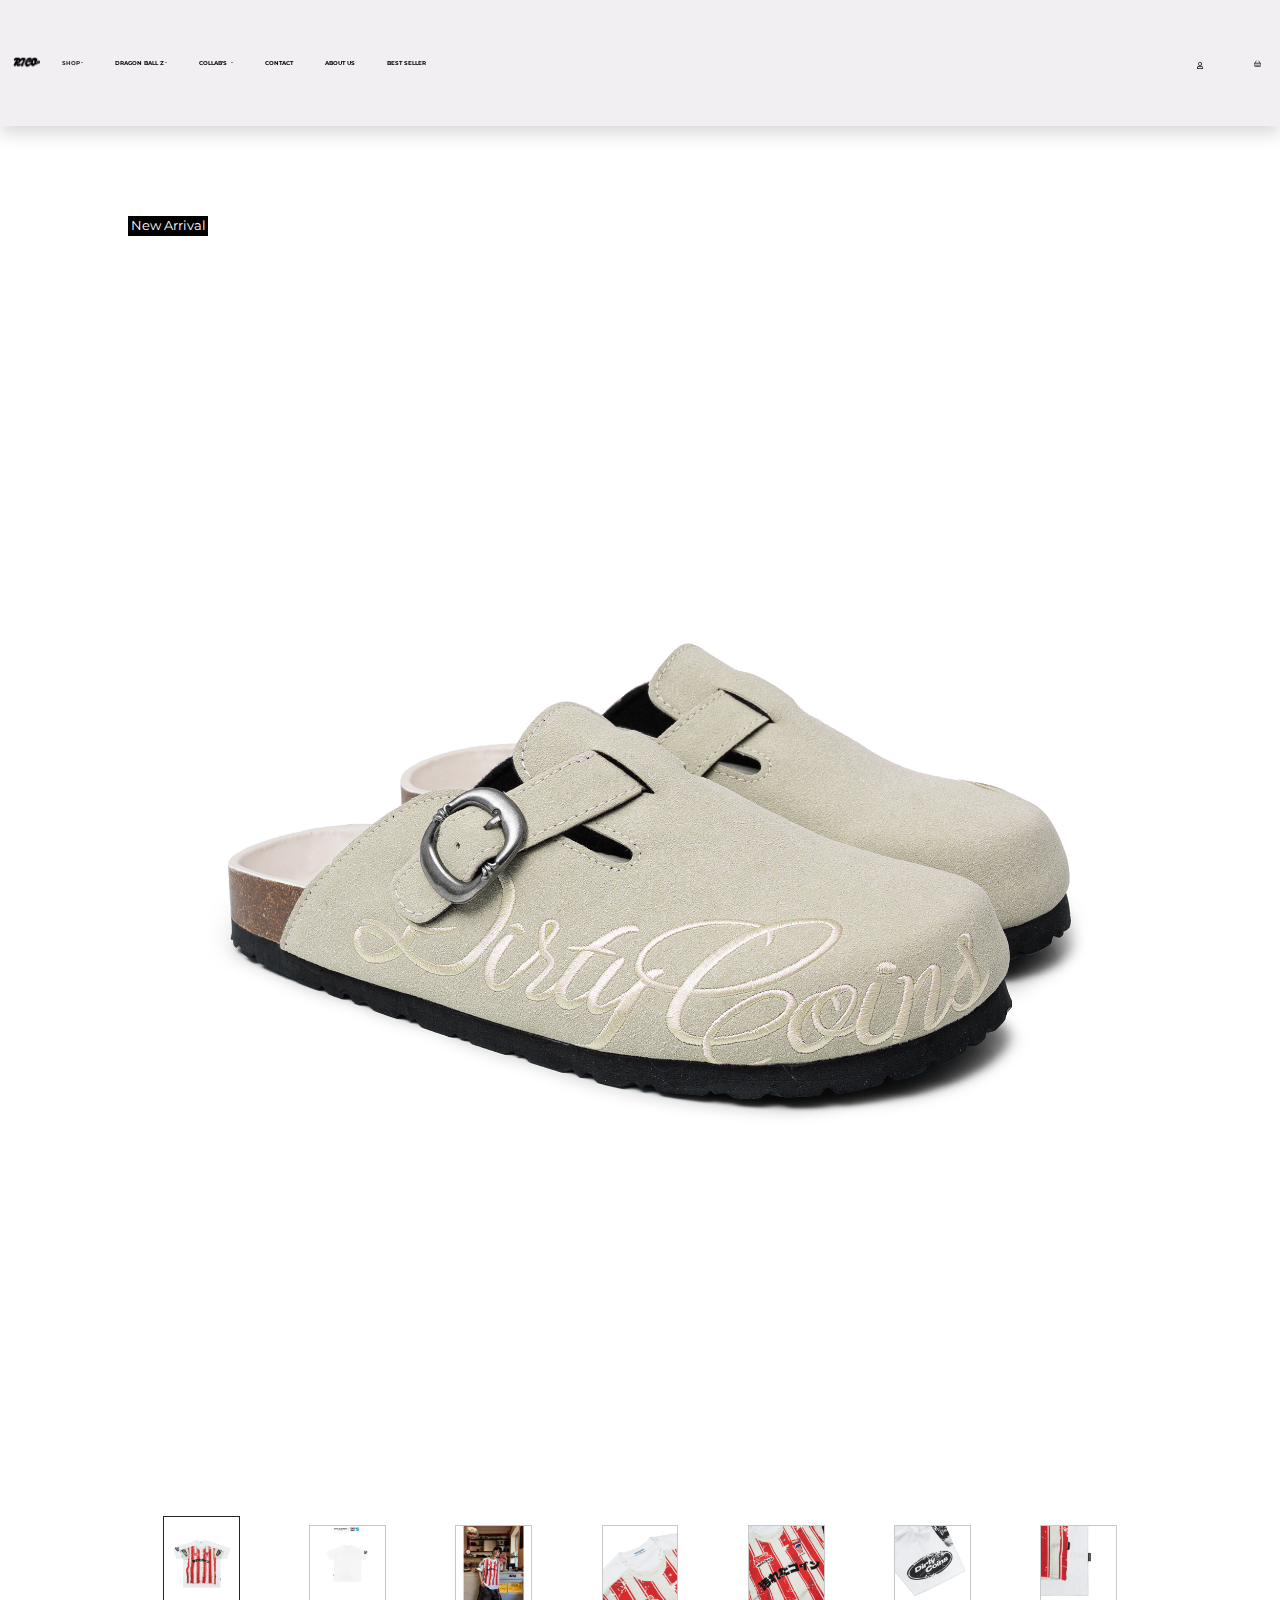
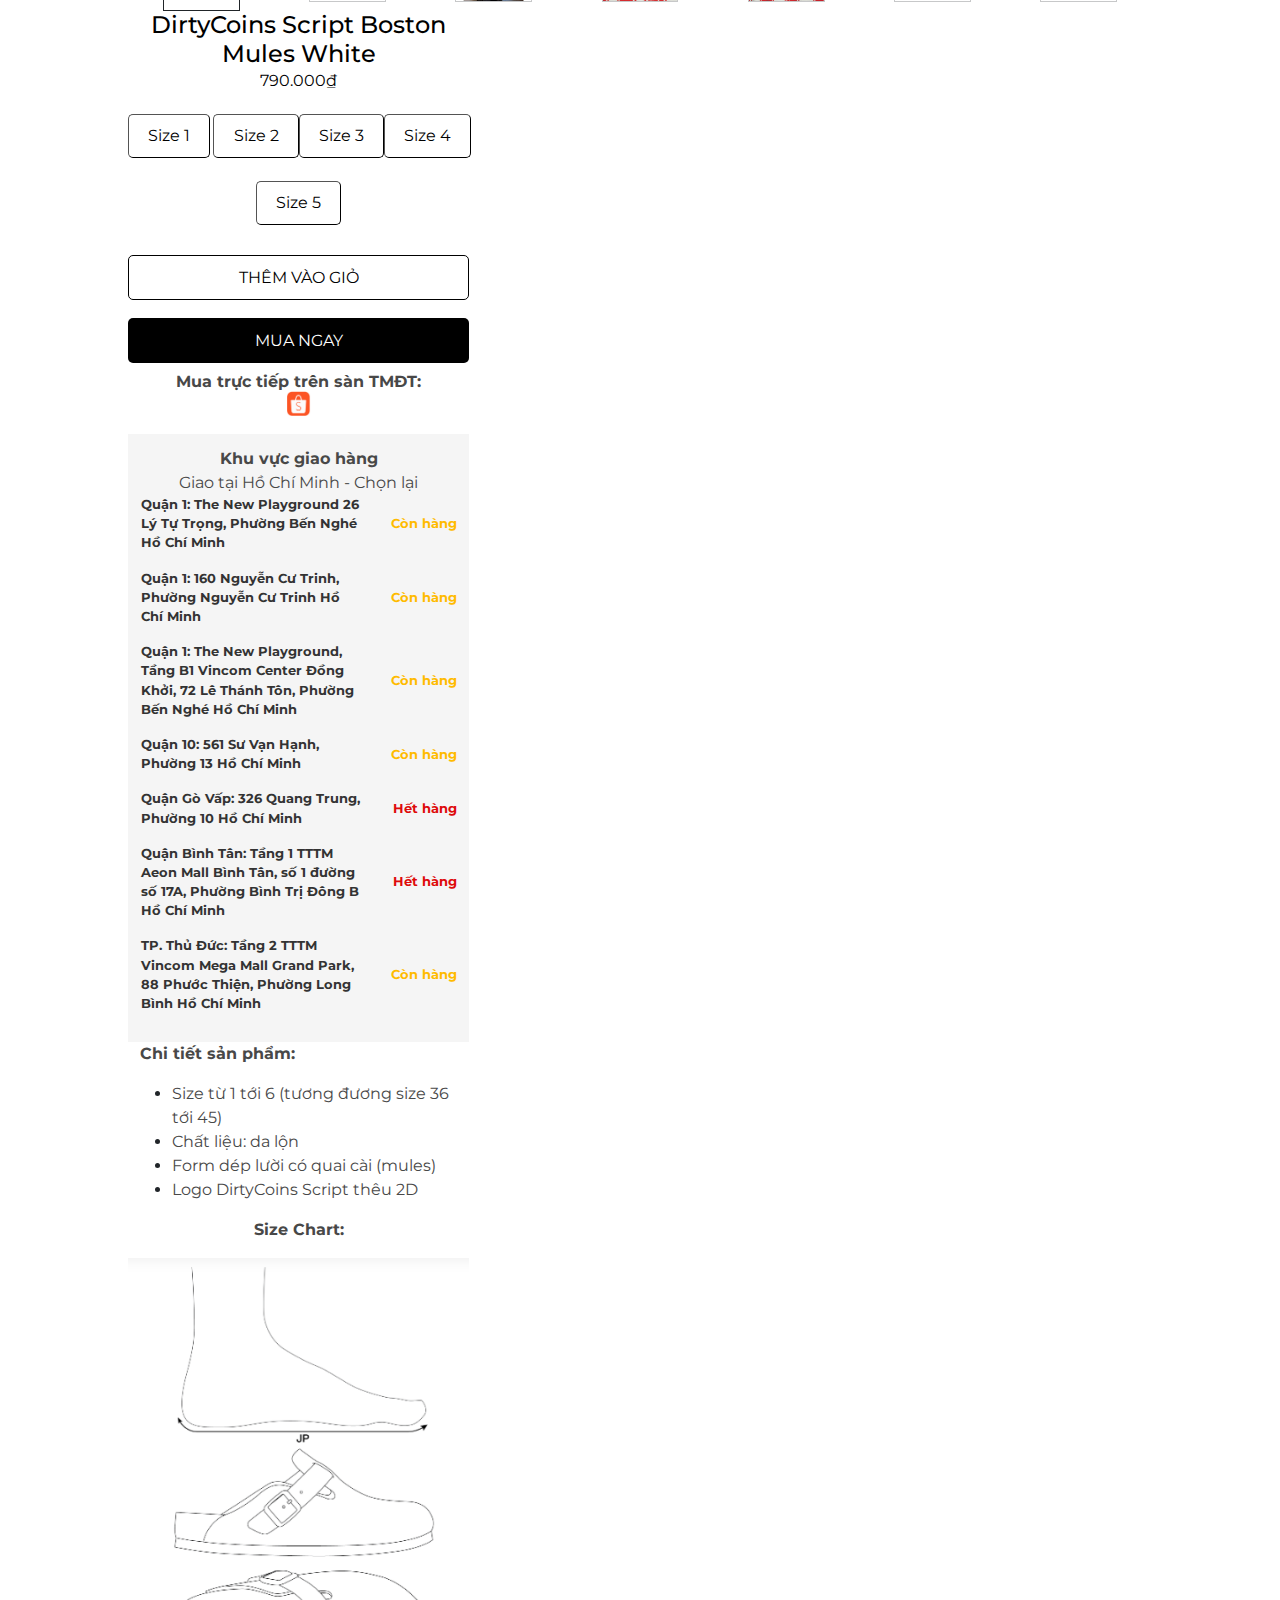
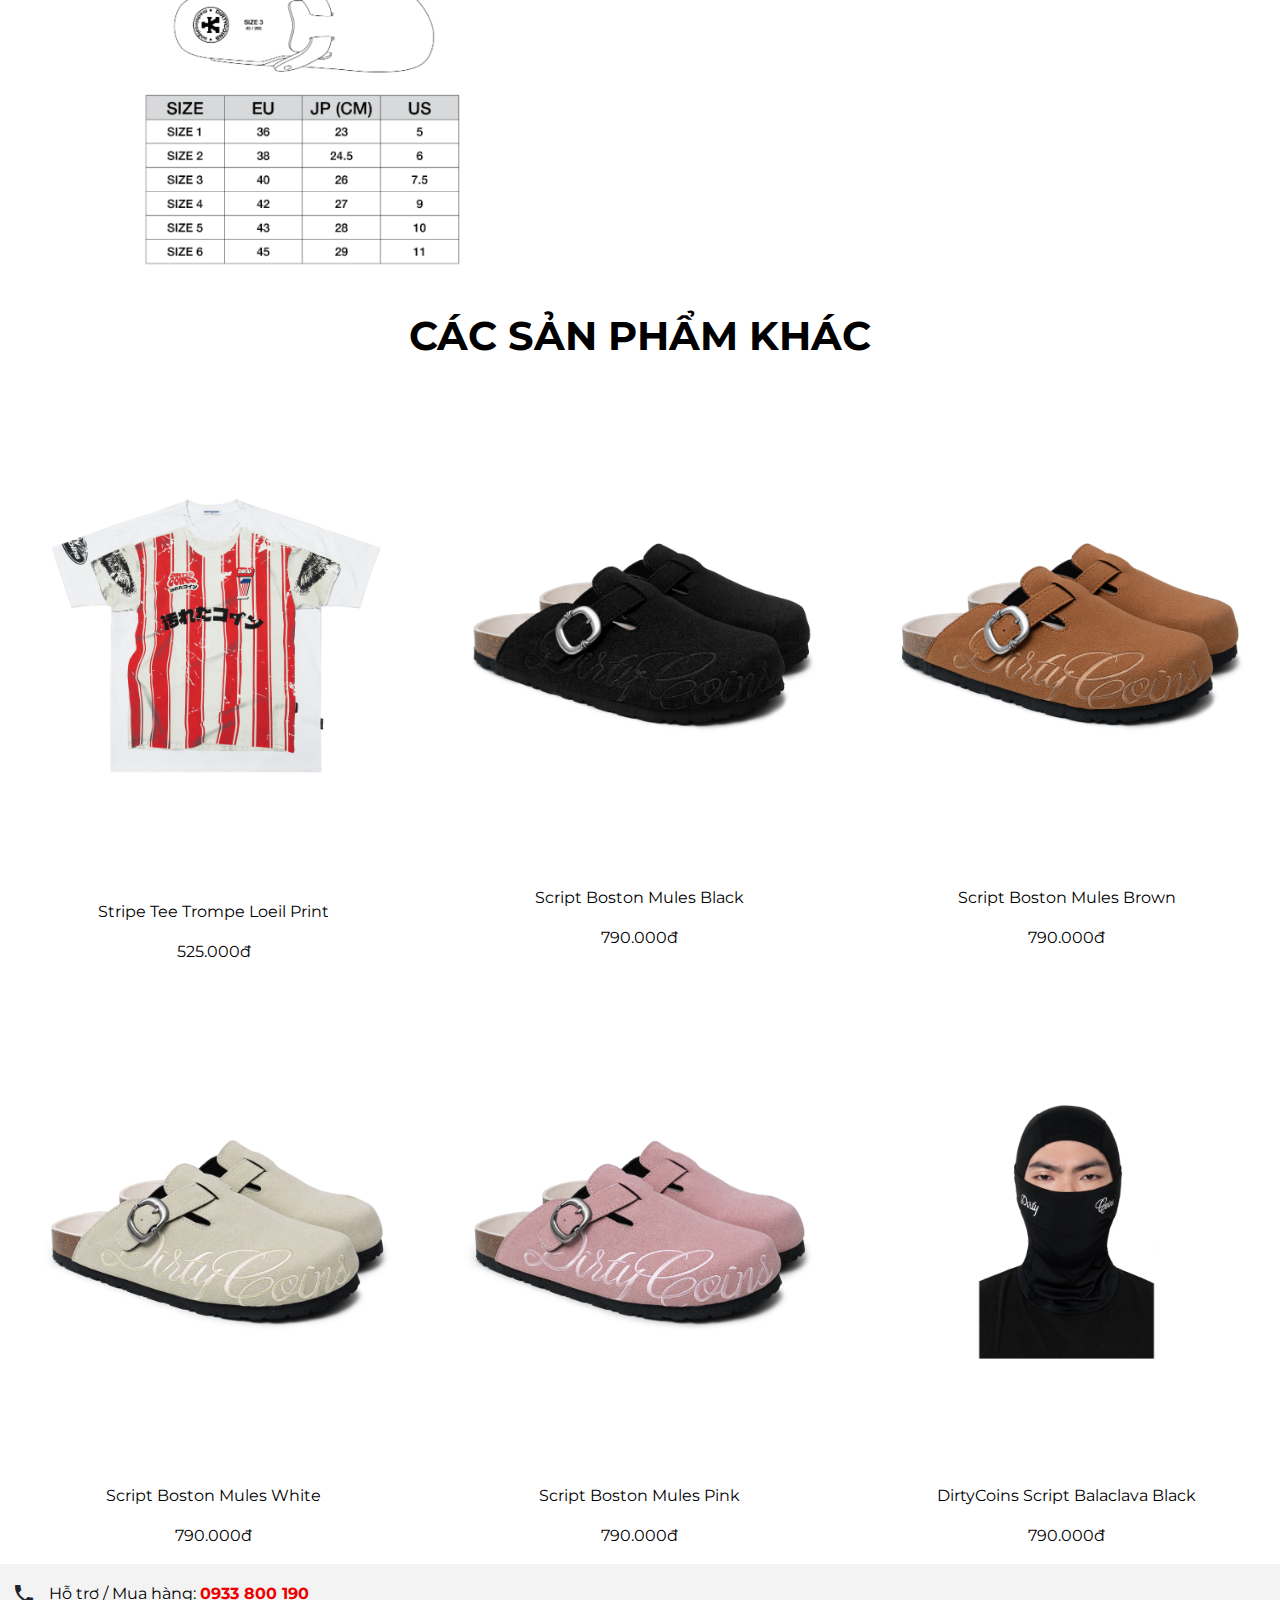
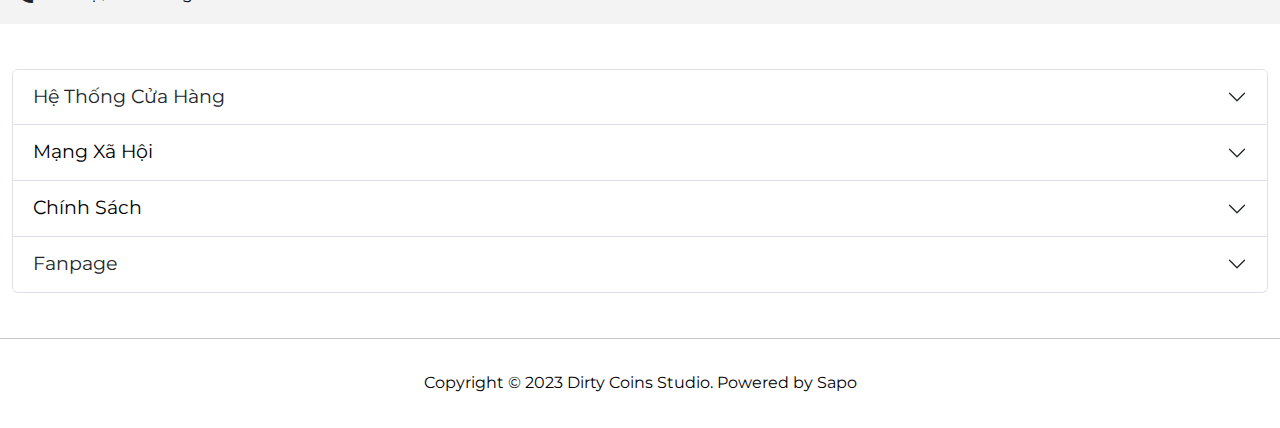
<file: designs/product-4.html>
<!DOCTYPE html><html data-bs-theme="light" lang="en"><head><meta charset="utf-8"><meta name="viewport" content="width=device-width, initial-scale=1.0, shrink-to-fit=no"><title>DoAn-ThietKeGiaoDienNguoiDung</title><link rel="stylesheet" href="assets/bootstrap/css/bootstrap.min.css"><link rel="stylesheet" href="assets/fonts/fontawesome-all.min.css"><link rel="stylesheet" href="assets/fonts/material-icons.min.css"><link rel="stylesheet" href="assets/css/styles.css"><link rel="preconnect" href="https://fonts.googleapis.com">
<link rel="preconnect" href="https://fonts.gstatic.com" crossorigin>
<link href="https://fonts.googleapis.com/css2?family=Montserrat:ital,wght@0,100..900;1,100..900&display=swap" rel="stylesheet">
</head><body class="overflow-x-hidden" style="margin: 0;padding: 0;font-family: Montserrat, sans-serif;"><header class="shadow position-fixed d-flex z-3 flex-row justify-content-center align-items-center flex-nowrap" style="width: 100vw;margin: 0;padding: 0;height: 14vh;background: #f1eff1;padding-right: 1vw;padding-left: 1vw;"><a href="index.html" style="width: auto;height: auto;"><img class="img-fluid logo" width="436" height="436" src="assets/img/3-nobg.png"></a><div class="container text-nowrap" style="padding: 0;"><ul class="nav"><li class="nav-item dropdown"><a class="dropdown-toggle nav-link" aria-expanded="false" data-bs-toggle="dropdown" href="shop.html" style="color: var(--bs-dark);"><strong>SHOP</strong></a><div class="dropdown-menu"><a class="dropdown-item" href="shop.html">TOPS</a><a class="dropdown-item" href="#">BOTTOMS&nbsp;</a><a class="dropdown-item" href="#">ACCESSORIES</a><a class="dropdown-item" href="#">BAGS</a><a class="dropdown-item" href="#">WOMENSWEAR</a><a class="dropdown-item" href="#">COMBO</a></div></li><li class="nav-item dropdown"><a class="dropdown-toggle nav-link" aria-expanded="false" data-bs-toggle="dropdown" href="#" style="color: var(--bs-dark);"><strong><span style="color: rgb(0, 0, 0);">DRAGON BALL Z</span></strong></a><div class="dropdown-menu"><a class="dropdown-item" href="#">DC | DBZ - TOPS</a><a class="dropdown-item" href="#"><span style="color: var(--bs-dropdown-link-hover-color); background-color: var(--bs-dropdown-link-hover-bg);">DC | DBZ - OUTERWEAR</span></a><a class="dropdown-item" href="#"><span style="color: var(--bs-dropdown-link-hover-color); background-color: var(--bs-dropdown-link-hover-bg);">DC | DBZ - ACCESSORIES</span></a></div></li><li class="nav-item dropdown"><a class="dropdown-toggle nav-link" aria-expanded="false" data-bs-toggle="dropdown" href="#" style="color: var(--bs-dark);"><strong><span style="color: rgb(0, 0, 0);">COLLAB'S</span>&nbsp;</strong></a><div class="dropdown-menu"><a class="dropdown-item" href="#">MASEW</a><a class="dropdown-item" href="#">THE UNDERDOGS</a><a class="dropdown-item" href="#">DRAGON BALL Z</a><a class="dropdown-item" href="#">LA LUNE</a><a class="dropdown-item" href="#">GAM ESPORTS</a><a class="dropdown-item" href="#">ONE PIECE</a><a class="dropdown-item" href="#">LIL 'WUYN</a><a class="dropdown-item" href="#">16TYPH</a><a class="dropdown-item" href="#">MILLION DOLLAR BOY</a></div></li><li class="nav-item"><a class="nav-link" href="#" style="color: var(--bs-black);"><strong>CONTACT</strong></a></li><li class="nav-item"><a class="nav-link" href="#" style="color: var(--bs-black);"><strong>ABOUT US</strong></a></li><li class="nav-item"><a class="nav-link" href="#" style="color: rgb(0,0,0);"><strong>BEST SELLER</strong></a></li></ul></div><div class="container d-flex flex-row justify-content-between align-items-center right-header"><div class="shadow flex-row justify-content-center align-items-center search"><input type="search" style="border-width: 0px;height: 7.5vh;padding: 0;background: rgb(241,239,241);" required="" placeholder="Tìm kiếm..."><svg xmlns="http://www.w3.org/2000/svg" width="1em" height="1em" fill="currentColor" viewBox="0 0 16 16" class="bi bi-search">
  <path d="M11.742 10.344a6.5 6.5 0 1 0-1.397 1.398h-.001c.03.04.062.078.098.115l3.85 3.85a1 1 0 0 0 1.415-1.414l-3.85-3.85a1.007 1.007 0 0 0-.115-.1zM12 6.5a5.5 5.5 0 1 1-11 0 5.5 5.5 0 0 1 11 0"></path>
</svg></div><a href="login.html"><i class="far fa-user icon"></i></a><a href="checkout.html"><svg xmlns="http://www.w3.org/2000/svg" width="1em" height="1em" fill="currentColor" viewBox="0 0 16 16" class="bi bi-basket icon">
  <path d="M5.757 1.071a.5.5 0 0 1 .172.686L3.383 6h9.234L10.07 1.757a.5.5 0 1 1 .858-.514L13.783 6H15a1 1 0 0 1 1 1v1a1 1 0 0 1-1 1v4.5a2.5 2.5 0 0 1-2.5 2.5h-9A2.5 2.5 0 0 1 1 13.5V9a1 1 0 0 1-1-1V7a1 1 0 0 1 1-1h1.217L5.07 1.243a.5.5 0 0 1 .686-.172zM2 9v4.5A1.5 1.5 0 0 0 3.5 15h9a1.5 1.5 0 0 0 1.5-1.5V9zM1 7v1h14V7zm3 3a.5.5 0 0 1 .5.5v3a.5.5 0 0 1-1 0v-3A.5.5 0 0 1 4 10m2 0a.5.5 0 0 1 .5.5v3a.5.5 0 0 1-1 0v-3A.5.5 0 0 1 6 10m2 0a.5.5 0 0 1 .5.5v3a.5.5 0 0 1-1 0v-3A.5.5 0 0 1 8 10m2 0a.5.5 0 0 1 .5.5v3a.5.5 0 0 1-1 0v-3a.5.5 0 0 1 .5-.5m2 0a.5.5 0 0 1 .5.5v3a.5.5 0 0 1-1 0v-3a.5.5 0 0 1 .5-.5"></path>
</svg></a></div></header><div class="container" style="width: 100vw;max-width: 100vw;margin: 0;padding: 0;"><div class="row g-0 row-cols-1 row-cols-xxl-2" style="margin: 0;padding-right: 10vw;padding-left: 10vw;padding-top: 24vh;padding-bottom: 5vh;"><div class="col d-flex flex-column product-left"><div class="d-flex justify-content-center align-items-center" style="background: #000000;width: 80px;height: 20px;"><p style="background: rgba(0,0,0,0);color: rgb(255,255,255);font-size: 0.8rem;margin: 0;padding: 0;">New Arrival</p></div><img class="img-fluid" width="2000" height="2500" src="assets/img/post/1-33d89744-b5da-4eb0-aa4b-4b1d735261a9.jpg"><div class="row g-0 text-nowrap"><div class="col d-flex justify-content-around align-items-center"><img class="img-fluid" width="2000" height="2500" style="width: 6vw;height: auto;border-width: 1px;border-style: solid;" src="assets/img/post/1-1b37dc3a-f5f6-4ea4-b366-8ac438b87aee.jpg"><img class="img-fluid" width="1024" height="1024" style="width: 6vw;height: auto;border: 1px solid rgba(33,37,41,0.25);" src="assets/img/vn-11134207-7ra0g-m9tyu8smy1p665.png"><img class="img-fluid" width="1024" height="1024" style="width: 6vw;height: auto;border: 1px solid rgba(33,37,41,0.25) ;" src="assets/img/vn-11134207-7ras8-mamgev0eayfsf2.png"><img class="img-fluid" width="1024" height="1024" style="width: 6vw;height: auto;border: 1px solid rgba(33,37,41,0.25) ;" src="assets/img/vn-11134207-7ra0g-m9tyu8vetzla9f.png"><img class="img-fluid" width="1024" height="1024" style="width: 6vw;height: auto;border: 1px solid rgba(33,37,41,0.25) ;" src="assets/img/vn-11134207-7ra0g-m9tyu8tgy8ha23.png"><img class="img-fluid" width="1024" height="1024" style="width: 6vw;height: auto;border: 1px solid rgba(33,37,41,0.25) ;" src="assets/img/vn-11134207-7ra0g-m9tyu8tgwtwue4.png"><img class="img-fluid" width="1024" height="1024" style="width: 6vw;height: auto;border: 1px solid rgba(33,37,41,0.25) ;" src="assets/img/vn-11134207-7ra0g-m9tyu8smzg9md5.png"></div></div></div><div class="col col-xl-4 d-flex flex-column justify-content-center align-items-center product-right"><h4 class="text-center" style="margin: 0;"><span style="color: rgb(0, 0, 0);">DirtyCoins Script Boston Mules White</span></h4><p class="text-center" style="margin: 0;"><span style="color: rgb(0, 0, 0);">790.000₫</span></p><div class="row g-0 row-cols-4 d-flex justify-content-center align-items-center" style="margin-right: 0;margin-left: 0;margin-top: 1vh;margin-bottom: 1vh;height: 15vh;"><div class="col"><button class="text-nowrap" type="button" style="padding-top: 1vh;padding-bottom: 1vh;padding-right: 1.5vw;padding-left: 1.5vw;background-color: #ffffff;border-width: 1px;border-radius: 5px;">Size 1</button></div><div class="col"><button class="text-nowrap" type="button" style="padding-top: 1vh;padding-bottom: 1vh;padding-right: 1.5vw;padding-left: 1.5vw;background-color: #ffffff;border-width: 1px;border-radius: 5px;">Size 2</button></div><div class="col"><button class="text-nowrap" type="button" style="padding-top: 1vh;padding-bottom: 1vh;padding-right: 1.5vw;padding-left: 1.5vw;background-color: #ffffff;border-width: 1px;border-radius: 5px;">Size 3</button></div><div class="col"><button class="text-nowrap" type="button" style="padding-top: 1vh;padding-bottom: 1vh;padding-right: 1.5vw;padding-left: 1.5vw;background-color: #ffffff;border-width: 1px;border-radius: 5px;">Size 4</button></div><div class="col"><button class="text-nowrap" type="button" style="padding-top: 1vh;padding-bottom: 1vh;padding-right: 1.5vw;padding-left: 1.5vw;background-color: #ffffff;border-width: 1px;border-radius: 5px;width: 100%;">Size 5</button></div></div><a class="text-nowrap d-flex justify-content-center align-items-center" role="button" style="padding-top: 1vh;padding-bottom: 1vh;padding-right: 1.5vw;padding-left: 1.5vw;background-color: #ffffff;border-radius: 5px;width: 100%;margin-top: 1vh;margin-bottom: 1vh;height: 45px;border-width: 1px;border-style: solid;" href="cart.html">THÊM VÀO GIỎ</a><a class="text-nowrap d-flex justify-content-center align-items-center" role="button" style="padding-top: 1vh;padding-bottom: 1vh;padding-right: 1.5vw;padding-left: 1.5vw;border-width: 1px;border-radius: 5px;width: 100%;margin-top: 1vh;margin-bottom: 1vh;color: rgb(255,255,255);background: #000000;height: 45px;" href="checkout.html">MUA NGAY</a><h6 style="margin: 0;"><strong><span style="color: rgb(72, 72, 72);">Mua trực tiếp trên sàn TMĐT:</span></strong></h6><img src="assets/img/clipboard-image-4.png" style="width: 25px;height: 25px;margin: 0px;margin-left: 0px;margin-bottom: 2vh;"><div class="row g-0 row-cols-1" style="background: #f5f5f5;width: 100%;padding: 1vw;"><div class="col d-flex flex-column justify-content-center align-items-center"><p class="text-center" style="margin-top: 0px;margin-bottom: 0px;"><strong><span style="color: rgb(72, 72, 72);">Khu vực giao hàng</span></strong></p><p class="text-center" style="margin-bottom: 0px;margin-top: 0px;"><span style="color: rgb(72, 72, 72);">Giao tại Hồ Chí Minh&nbsp;- Chọn lại</span></p></div><div class="col d-flex justify-content-between align-items-center"><p style="width: 70%;font-size: 0.8rem;"><strong><span style="color: rgb(51, 51, 51);">Quận 1: The New Playground 26 Lý Tự Trọng, Phường Bến Nghé Hồ Chí Minh</span></strong></p><p style="width: 30%;text-align: right;font-size: 0.8rem;"><strong><span style="color: rgb(255, 187, 0);">Còn hàng</span></strong></p></div><div class="col d-flex justify-content-between align-items-center"><p style="width: 70%;font-size: 0.8rem;"><strong><span style="color: rgb(51, 51, 51);">Quận 1: 160 Nguyễn Cư Trinh, Phường Nguyễn Cư Trinh Hồ Chí Minh</span></strong></p><p style="width: 30%;text-align: right;font-size: 0.8rem;"><strong><span style="color: rgb(255, 187, 0);">Còn hàng</span></strong></p></div><div class="col d-flex justify-content-between align-items-center"><p style="width: 70%;font-size: 0.8rem;"><strong><span style="color: rgb(51, 51, 51);">Quận 1: The New Playground, Tầng B1 Vincom Center Đồng Khởi, 72 Lê Thánh Tôn, Phường Bến Nghé Hồ Chí Minh</span></strong></p><p style="width: 30%;text-align: right;font-size: 0.8rem;"><strong><span style="color: rgb(255, 187, 0);">Còn hàng</span></strong></p></div><div class="col d-flex justify-content-between align-items-center"><p style="width: 70%;font-size: 0.8rem;"><strong><span style="color: rgb(51, 51, 51);">Quận 10: 561 Sư Vạn Hạnh, Phường 13 Hồ Chí Minh</span></strong></p><p style="width: 30%;text-align: right;font-size: 0.8rem;"><strong><span style="color: rgb(255, 187, 0);">Còn hàng</span></strong></p></div><div class="col d-flex justify-content-between align-items-center"><p style="width: 70%;font-size: 0.8rem;"><strong><span style="color: rgb(51, 51, 51);">Quận Gò Vấp: 326 Quang Trung, Phường 10 Hồ Chí Minh</span></strong></p><p style="width: 30%;text-align: right;font-size: 0.8rem;"><strong><span style="color: rgb(222, 10, 10);">Hết hàng</span></strong></p></div><div class="col d-flex justify-content-between align-items-center"><p style="width: 70%;font-size: 0.8rem;"><strong><span style="color: rgb(51, 51, 51);">Quận Bình Tân: Tầng 1 TTTM Aeon Mall Bình Tân, số 1 đường số 17A, Phường Bình Trị Đông B Hồ Chí Minh</span></strong></p><p style="width: 30%;text-align: right;font-size: 0.8rem;"><strong><span style="color: rgb(222, 10, 10);">Hết hàng</span></strong></p></div><div class="col d-flex justify-content-between align-items-center"><p style="width: 70%;font-size: 0.8rem;"><strong><span style="color: rgb(51, 51, 51);">TP. Thủ Đức: Tầng 2 TTTM Vincom Mega Mall Grand Park, 88 Phước Thiện, Phường Long Bình Hồ Chí Minh</span></strong></p><p style="width: 30%;text-align: right;font-size: 0.8rem;"><strong><span style="color: rgb(255, 187, 0);">Còn hàng</span></strong></p></div></div><div class="row" style="width: 100%;"><div class="col d-flex flex-column justify-content-center align-items-start"><p><strong><span style="color: rgb(72, 72, 72);">Chi tiết sản phẩm:</span></strong></p><ul><li><span style="color: rgb(72, 72, 72);">Size từ 1 tới 6 (tương đương size 36 tới 45)</span></li><li><span style="color: rgb(72, 72, 72);">Chất liệu:&nbsp;da lộn</span></li><li><span style="color: rgb(72, 72, 72);">Form dép lười có quai cài (mules)</span></li><li><span style="color: rgb(72, 72, 72);">Logo DirtyCoins Script thêu 2D</span></li></ul></div></div><p class="text-center"><strong><span style="color: rgb(72, 72, 72);">Size Chart:</span></strong></p><img class="img-fluid" width="405" height="723" src="assets/img/Screenshot%202025-07-20%20021032.png"></div></div><h1 class="text-center"><strong><span style="color: rgb(0, 0, 0);">CÁC SẢN PHẨM KHÁC</span></strong></h1><div class="row row-cols-3" style="width: 100vw;margin: 0;"><div class="col col-xxl-2 d-flex flex-column justify-content-center align-items-center" style="padding: 0px;"><a href="#" style="margin-right: 0px;margin-left: 1px;padding-right: 0px;"><img class="img-fluid" width="2000" height="2500" src="assets/img/post/1-1b37dc3a-f5f6-4ea4-b366-8ac438b87aee.jpg"><p class="text-center">Stripe Tee Trompe Loeil Print</p><p class="text-center">525.000đ</p></a></div><div class="col col-xxl-2 d-flex flex-column justify-content-center align-items-center"><a href="#"><img class="img-fluid" width="2000" height="2500" src="assets/img/post/1-00b6f108-15aa-4aa0-8c25-0f4403cf354a-56a571c3-ad3e-4bcd-abcb-c30a05c4d5b7.jpg"><p class="text-center">Script Boston Mules Black</p><p class="text-center">790.000đ</p></a></div><div class="col col-xxl-2 d-flex flex-column justify-content-center align-items-center"><a href="#"><img class="img-fluid" width="2000" height="2500" src="assets/img/post/1-2257c9cd-c362-47b0-8e3b-544bfa89cde8.jpg"><p class="text-center">Script Boston Mules Brown</p><p class="text-center">790.000đ</p></a></div><div class="col col-xxl-2 d-flex flex-column justify-content-center align-items-center"><a href="#"><img class="img-fluid" width="2000" height="2500" src="assets/img/post/1-33d89744-b5da-4eb0-aa4b-4b1d735261a9.jpg"><p class="text-center">Script Boston Mules White</p><p class="text-center">790.000đ</p></a></div><div class="col col-xxl-2 d-flex flex-column justify-content-center align-items-center"><a href="#"><img class="img-fluid" width="2000" height="2500" src="assets/img/post/1-compressed-214c4ba1-0917-46f4-bf5f-49c8de24f1c0.jpg"><p class="text-center">Script Boston Mules Pink</p><p class="text-center">790.000đ</p></a></div><div class="col col-xxl-2 d-flex flex-column justify-content-center align-items-center"><a href="#"><img class="img-fluid" width="2000" height="2500" src="assets/img/post/3-dbe0588d-f881-432a-be94-851141892e12.jpg"><p class="text-center">DirtyCoins Script Balaclava Black</p><p class="text-center">790.000đ</p></a></div></div></div><footer style="width: 100vw;"><div class="container d-flex flex-row justify-content-start align-items-center" style="width: 100vw;max-width: 100vw;background: #f3f3f3;margin: 0;padding-top: 2vh;padding-bottom: 2vh;"><i class="material-icons">phone</i><p style="margin: 0;margin-left: 1vw;"><span style="color: rgb(0, 0, 0);">Hỗ trợ / Mua hàng:&nbsp;</span><a href="tel:0933800190"><strong><span style="color: rgb(238, 0, 0);">0933 800 190</span></strong></a></p></div><div class="container d-flex flex-row" style="width: 100vw;max-width: 100vw;background: rgba(255,255,255,0);margin: 0;"><div class="accordion" role="tablist" id="accordion-1" style="width: 100%;margin-bottom: 5vh;margin-top: 5vh;"><div class="accordion-item"><h2 class="accordion-header" role="tab"><button class="accordion-button collapsed" type="button" data-bs-toggle="collapse" data-bs-target="#accordion-1 .item-1" aria-expanded="false" aria-controls="accordion-1 .item-1" style="font-size: 19px;">Hệ Thống Cửa Hàng</button></h2><div class="accordion-collapse collapse item-1" role="tabpanel" data-bs-parent="#accordion-1"><div class="accordion-body"><p class="mb-0"><strong><span style="color: rgb(72, 72, 72);">Chi Nhánh Hồ Chí Minh:</span></strong><br><strong><span style="color: rgb(72, 72, 72);">Phường Sài Gòn</span></strong><span style="color: rgb(72, 72, 72);">&nbsp;- The New Playground, Tầng B1 Vincom Center Đồng Khởi, 72 Lê Thánh Tôn.</span><br><strong><span style="color: rgb(72, 72, 72);">Phường An Lạc</span></strong><span style="color: rgb(72, 72, 72);">&nbsp;- Tầng 1 TTTM Aeon Mall Bình Tân, số 1 đường số 17A.</span><br><strong><span style="color: rgb(72, 72, 72);">Phường Long Bình</span></strong><span style="color: rgb(72, 72, 72);">&nbsp;- Tầng 2 TTTM Vincom Mega Mall Grand Park.</span><br><strong><span style="color: rgb(72, 72, 72);">Phường Hòa Hưng</span></strong><span style="color: rgb(72, 72, 72);">&nbsp;- 561 Sư Vạn Hạnh.</span><br><strong><span style="color: rgb(72, 72, 72);">Phường Cầu Ông Lãnh</span></strong><span style="color: rgb(72, 72, 72);">&nbsp;- 160 Nguyễn Cư Trinh.</span><br><strong><span style="color: rgb(72, 72, 72);">Phường Sài Gòn</span></strong><span style="color: rgb(72, 72, 72);">&nbsp;- The New Playground 26 Lý Tự Trọng.</span><br><strong><span style="color: rgb(72, 72, 72);">Phường Gò Vấp</span></strong><span style="color: rgb(72, 72, 72);">&nbsp;- 326 Quang Trung.</span><br><strong><span style="color: rgb(72, 72, 72);">Phường Thủ Dầu Một</span></strong><span style="color: rgb(72, 72, 72);">&nbsp;- 28 Yersin.</span></p><p class="mb-0"><strong><span style="color: rgb(72, 72, 72);">Chi Nhánh Đồng Nai:</span></strong><br><strong><span style="color: rgb(72, 72, 72);">Phường Tam Hiệp&nbsp;</span></strong><span style="color: rgb(72, 72, 72);">- 151A Phan Trung.</span></p><p class="mb-0"><strong><span style="color: rgb(72, 72, 72);">Chi Nhánh Cần Thơ:</span></strong><br><strong><span style="color: rgb(72, 72, 72);">Phường Ninh Kiều</span></strong><span style="color: rgb(72, 72, 72);">&nbsp;- 52 Mậu Thân.</span></p><p class="mb-0"><strong><span style="color: rgb(72, 72, 72);">Chi Nhánh Hà Nội:</span></strong><br><strong><span style="color: rgb(72, 72, 72);">Phường Dương Nội</span></strong><span style="color: rgb(72, 72, 72);">&nbsp;- Tầng 2 TTTM Aeon Mall Hà Đông Khu dân cư Hoàng Văn Thụ.</span></p><p class="mb-0"><strong><span style="color: rgb(72, 72, 72);">Chi Nhánh Hưng Yên:</span></strong><br><strong><span style="color: rgb(72, 72, 72);">Xã Nghĩa Trụ</span></strong><span style="color: rgb(72, 72, 72);">&nbsp;- PT.TV 136 - Mega Grand World - Ocean Park 3.</span></p><p class="mb-0"><strong><span style="color: rgb(72, 72, 72);">Chi Nhánh Hải Phòng:</span></strong><br><strong><span style="color: rgb(72, 72, 72);">Phường Lê Chân</span></strong><span style="color: rgb(72, 72, 72);">&nbsp;- Tầng 2 TTTM Aeon Mall Hải Phòng Lê Chân số 10 Võ Nguyên Giáp.</span></p><p class="mb-0"><a href="tel:0933800190"><span style="color: rgb(67, 67, 67); background-color: transparent;">0933 800 190</span></a><span style="color: rgb(72, 72, 72);">&nbsp;-&nbsp;</span><a href="tel:1900252557"><span style="color: rgb(67, 67, 67); background-color: transparent;">1900252557</span></a><br><a href="mailto:csteamdcs@gmail.com"><span style="color: rgb(67, 67, 67); background-color: transparent;">csteamdcs@gmail.com</span></a></p></div></div></div><div class="accordion-item"><h2 class="accordion-header" role="tab"><button class="accordion-button collapsed" type="button" data-bs-toggle="collapse" data-bs-target="#accordion-1 .item-2" aria-expanded="false" aria-controls="accordion-1 .item-2" style="font-size: 19px;"><br><span style="color: rgb(0, 0, 0);">Mạng Xã Hội</span></button></h2><div class="accordion-collapse collapse item-2" role="tabpanel" data-bs-parent="#accordion-1"><div class="accordion-body"><svg xmlns="http://www.w3.org/2000/svg" width="1em" height="1em" fill="currentColor" viewBox="0 0 16 16" class="bi bi-facebook" style="font-size: 30px;">
  <path d="M16 8.049c0-4.446-3.582-8.05-8-8.05C3.58 0-.002 3.603-.002 8.05c0 4.017 2.926 7.347 6.75 7.951v-5.625h-2.03V8.05H6.75V6.275c0-2.017 1.195-3.131 3.022-3.131.876 0 1.791.157 1.791.157v1.98h-1.009c-.993 0-1.303.621-1.303 1.258v1.51h2.218l-.354 2.326H9.25V16c3.824-.604 6.75-3.934 6.75-7.951"></path>
</svg><svg xmlns="http://www.w3.org/2000/svg" width="1em" height="1em" fill="currentColor" viewBox="0 0 16 16" class="bi bi-youtube" style="font-size: 29px;">
  <path d="M8.051 1.999h.089c.822.003 4.987.033 6.11.335a2.01 2.01 0 0 1 1.415 1.42c.101.38.172.883.22 1.402l.01.104.022.26.008.104c.065.914.073 1.77.074 1.957v.075c-.001.194-.01 1.108-.082 2.06l-.008.105-.009.104c-.05.572-.124 1.14-.235 1.558a2.007 2.007 0 0 1-1.415 1.42c-1.16.312-5.569.334-6.18.335h-.142c-.309 0-1.587-.006-2.927-.052l-.17-.006-.087-.004-.171-.007-.171-.007c-1.11-.049-2.167-.128-2.654-.26a2.007 2.007 0 0 1-1.415-1.419c-.111-.417-.185-.986-.235-1.558L.09 9.82l-.008-.104A31.4 31.4 0 0 1 0 7.68v-.123c.002-.215.01-.958.064-1.778l.007-.103.003-.052.008-.104.022-.26.01-.104c.048-.519.119-1.023.22-1.402a2.007 2.007 0 0 1 1.415-1.42c.487-.13 1.544-.21 2.654-.26l.17-.007.172-.006.086-.003.171-.007A99.788 99.788 0 0 1 7.858 2h.193zM6.4 5.209v4.818l4.157-2.408z"></path>
</svg><svg xmlns="http://www.w3.org/2000/svg" width="1em" height="1em" fill="currentColor" viewBox="0 0 16 16" class="bi bi-instagram" style="font-size: 30px;">
  <path d="M8 0C5.829 0 5.556.01 4.703.048 3.85.088 3.269.222 2.76.42a3.917 3.917 0 0 0-1.417.923A3.927 3.927 0 0 0 .42 2.76C.222 3.268.087 3.85.048 4.7.01 5.555 0 5.827 0 8.001c0 2.172.01 2.444.048 3.297.04.852.174 1.433.372 1.942.205.526.478.972.923 1.417.444.445.89.719 1.416.923.51.198 1.09.333 1.942.372C5.555 15.99 5.827 16 8 16s2.444-.01 3.298-.048c.851-.04 1.434-.174 1.943-.372a3.916 3.916 0 0 0 1.416-.923c.445-.445.718-.891.923-1.417.197-.509.332-1.09.372-1.942C15.99 10.445 16 10.173 16 8s-.01-2.445-.048-3.299c-.04-.851-.175-1.433-.372-1.941a3.926 3.926 0 0 0-.923-1.417A3.911 3.911 0 0 0 13.24.42c-.51-.198-1.092-.333-1.943-.372C10.443.01 10.172 0 7.998 0h.003zm-.717 1.442h.718c2.136 0 2.389.007 3.232.046.78.035 1.204.166 1.486.275.373.145.64.319.92.599.28.28.453.546.598.92.11.281.24.705.275 1.485.039.843.047 1.096.047 3.231s-.008 2.389-.047 3.232c-.035.78-.166 1.203-.275 1.485a2.47 2.47 0 0 1-.599.919c-.28.28-.546.453-.92.598-.28.11-.704.24-1.485.276-.843.038-1.096.047-3.232.047s-2.39-.009-3.233-.047c-.78-.036-1.203-.166-1.485-.276a2.478 2.478 0 0 1-.92-.598 2.48 2.48 0 0 1-.6-.92c-.109-.281-.24-.705-.275-1.485-.038-.843-.046-1.096-.046-3.233 0-2.136.008-2.388.046-3.231.036-.78.166-1.204.276-1.486.145-.373.319-.64.599-.92.28-.28.546-.453.92-.598.282-.11.705-.24 1.485-.276.738-.034 1.024-.044 2.515-.045v.002zm4.988 1.328a.96.96 0 1 0 0 1.92.96.96 0 0 0 0-1.92zm-4.27 1.122a4.109 4.109 0 1 0 0 8.217 4.109 4.109 0 0 0 0-8.217zm0 1.441a2.667 2.667 0 1 1 0 5.334 2.667 2.667 0 0 1 0-5.334"></path>
</svg></div></div></div><div class="accordion-item"><h2 class="accordion-header" role="tab"><button class="accordion-button collapsed" type="button" data-bs-toggle="collapse" data-bs-target="#accordion-1 .item-3" aria-expanded="false" aria-controls="accordion-1 .item-3" style="font-size: 19px;"><br><span style="color: rgb(0, 0, 0);">Chính Sách</span></button></h2><div class="accordion-collapse collapse item-3" role="tabpanel" data-bs-parent="#accordion-1"><div class="accordion-body"><ul><li><a href="https://dirtycoins.vn/chinh-sach-bao-ve-thong-tin-ca-nhan" target="_blank"><span style="color: rgb(67, 67, 67); background-color: transparent;">Chính sách bảo mật</span></a></li><li><a href="https://dirtycoins.vn/faq-cau-hoi-thuong-gap" target="_blank"><span style="color: rgb(67, 67, 67); background-color: transparent;">FAQ</span></a></li><li><a href="https://dirtycoins.vn/chinh-sach-the-thanh-vien" target="_blank"><span style="color: rgb(67, 67, 67); background-color: transparent;">Chính sách Thẻ Thành viên</span></a></li><li><a href="https://dirtycoins.vn/chinh-sach-bao-hanh-san-pham" target="_blank"><span style="color: rgb(67, 67, 67); background-color: transparent;">Chính sách Bảo hành &amp; Đổi trả</span></a></li><li><a href="https://dirtycoins.vn/chinh-sach-giao-hang-hoa-toc" target="_blank"><span style="color: rgb(67, 67, 67); background-color: transparent;">Chính sách giao hàng hỏa tốc</span></a></li></ul></div></div></div><div class="accordion-item"><h2 class="accordion-header" role="tab"><button class="accordion-button collapsed" type="button" data-bs-toggle="collapse" data-bs-target="#accordion-1 .item-4" aria-expanded="false" aria-controls="accordion-1 .item-4" style="font-size: 19px;">Fanpage</button></h2><div class="accordion-collapse collapse item-4" role="tabpanel" data-bs-parent="#accordion-1"><div class="accordion-body"></div></div></div></div><div class="row g-0 row-cols-4 footer-row" style="width: 100vw;"><div class="col" style="padding-right: 0px;margin-right: -10px;"><h4><strong><span style="color: rgb(0, 0, 0);">Hệ Thống Cửa Hàng</span></strong></h4><p style="margin-right: -367px;margin-left: 11px;margin-bottom: 0px;"><strong><span style="color: rgb(72, 72, 72);">Chi Nhánh Hồ Chí Minh:</span></strong><br><strong><span style="color: rgb(72, 72, 72);">Phường Sài Gòn</span></strong><span style="color: rgb(72, 72, 72);">&nbsp;- The New Playground, Tầng B1 Vincom Center Đồng Khởi, 72 Lê Thánh Tôn.</span><br><strong><span style="color: rgb(72, 72, 72);">Phường An Lạc</span></strong><span style="color: rgb(72, 72, 72);">&nbsp;- Tầng 1 TTTM Aeon Mall Bình Tân, số 1 đường số 17A.</span><br><strong><span style="color: rgb(72, 72, 72);">Phường Long Bình</span></strong><span style="color: rgb(72, 72, 72);">&nbsp;- Tầng 2 TTTM Vincom Mega Mall Grand Park.</span><br><strong><span style="color: rgb(72, 72, 72);">Phường Hòa Hưng</span></strong><span style="color: rgb(72, 72, 72);">&nbsp;- 561 Sư Vạn Hạnh.</span><br><strong><span style="color: rgb(72, 72, 72);">Phường Cầu Ông Lãnh</span></strong><span style="color: rgb(72, 72, 72);">&nbsp;- 160 Nguyễn Cư Trinh.</span><br><strong><span style="color: rgb(72, 72, 72);">Phường Sài Gòn</span></strong><span style="color: rgb(72, 72, 72);">&nbsp;- The New Playground 26 Lý Tự Trọng.</span><br><strong><span style="color: rgb(72, 72, 72);">Phường Gò Vấp</span></strong><span style="color: rgb(72, 72, 72);">&nbsp;- 326 Quang Trung.</span><br><strong><span style="color: rgb(72, 72, 72);">Phường Thủ Dầu Một</span></strong><span style="color: rgb(72, 72, 72);">&nbsp;- 28 Yersin.</span></p><p style="margin-right: -367px;margin-left: 11px;margin-bottom: 0px;"><strong><span style="color: rgb(72, 72, 72);">Chi Nhánh Đồng Nai:</span></strong><br><strong><span style="color: rgb(72, 72, 72);">Phường Tam Hiệp&nbsp;</span></strong><span style="color: rgb(72, 72, 72);">- 151A Phan Trung.</span></p><p style="margin-right: -367px;margin-left: 11px;margin-bottom: 0px;"><strong><span style="color: rgb(72, 72, 72);">Chi Nhánh Cần Thơ:</span></strong><br><strong><span style="color: rgb(72, 72, 72);">Phường Ninh Kiều</span></strong><span style="color: rgb(72, 72, 72);">&nbsp;- 52 Mậu Thân.</span></p><p style="margin-right: -367px;margin-left: 11px;margin-bottom: 0px;"><strong><span style="color: rgb(72, 72, 72);">Chi Nhánh Hà Nội:</span></strong><br><strong><span style="color: rgb(72, 72, 72);">Phường Dương Nội</span></strong><span style="color: rgb(72, 72, 72);">&nbsp;- Tầng 2 TTTM Aeon Mall Hà Đông Khu dân cư Hoàng Văn Thụ.</span></p><p style="margin-right: -367px;margin-left: 11px;margin-bottom: 0px;"><strong><span style="color: rgb(72, 72, 72);">Chi Nhánh Hưng Yên:</span></strong><br><strong><span style="color: rgb(72, 72, 72);">Xã Nghĩa Trụ</span></strong><span style="color: rgb(72, 72, 72);">&nbsp;- PT.TV 136 - Mega Grand World - Ocean Park 3.</span></p><p style="margin-right: -367px;margin-left: 11px;margin-bottom: 0px;"><strong><span style="color: rgb(72, 72, 72);">Chi Nhánh Hải Phòng:</span></strong><br><strong><span style="color: rgb(72, 72, 72);">Phường Lê Chân</span></strong><span style="color: rgb(72, 72, 72);">&nbsp;- Tầng 2 TTTM Aeon Mall Hải Phòng Lê Chân số 10 Võ Nguyên Giáp.</span></p><p style="margin-right: -367px;margin-left: 11px;margin-bottom: 21px;"><a href="tel:0933800190"><span style="color: rgb(67, 67, 67); background-color: transparent;">0933 800 190</span></a><span style="color: rgb(72, 72, 72);">&nbsp;-&nbsp;</span><a href="tel:1900252557"><span style="color: rgb(67, 67, 67); background-color: transparent;">1900252557</span></a><br><a href="mailto:csteamdcs@gmail.com"><span style="color: rgb(67, 67, 67); background-color: transparent;">csteamdcs@gmail.com</span></a></p></div><div class="col" style="margin-left: 388px;"><h4><strong>Mạng Xã Hội</strong></h4><div style="margin-bottom: 38px;"><svg xmlns="http://www.w3.org/2000/svg" width="1em" height="1em" fill="currentColor" viewBox="0 0 16 16" class="bi bi-facebook" style="font-size: 41px;width: 40px;height: 40px;margin-right: 10px;">
  <path d="M16 8.049c0-4.446-3.582-8.05-8-8.05C3.58 0-.002 3.603-.002 8.05c0 4.017 2.926 7.347 6.75 7.951v-5.625h-2.03V8.05H6.75V6.275c0-2.017 1.195-3.131 3.022-3.131.876 0 1.791.157 1.791.157v1.98h-1.009c-.993 0-1.303.621-1.303 1.258v1.51h2.218l-.354 2.326H9.25V16c3.824-.604 6.75-3.934 6.75-7.951"></path>
</svg><svg xmlns="http://www.w3.org/2000/svg" width="1em" height="1em" fill="currentColor" viewBox="0 0 16 16" class="bi bi-youtube" style="font-size: 15px;height: 40px;width: 40px;margin-right: 10px;">
  <path d="M8.051 1.999h.089c.822.003 4.987.033 6.11.335a2.01 2.01 0 0 1 1.415 1.42c.101.38.172.883.22 1.402l.01.104.022.26.008.104c.065.914.073 1.77.074 1.957v.075c-.001.194-.01 1.108-.082 2.06l-.008.105-.009.104c-.05.572-.124 1.14-.235 1.558a2.007 2.007 0 0 1-1.415 1.42c-1.16.312-5.569.334-6.18.335h-.142c-.309 0-1.587-.006-2.927-.052l-.17-.006-.087-.004-.171-.007-.171-.007c-1.11-.049-2.167-.128-2.654-.26a2.007 2.007 0 0 1-1.415-1.419c-.111-.417-.185-.986-.235-1.558L.09 9.82l-.008-.104A31.4 31.4 0 0 1 0 7.68v-.123c.002-.215.01-.958.064-1.778l.007-.103.003-.052.008-.104.022-.26.01-.104c.048-.519.119-1.023.22-1.402a2.007 2.007 0 0 1 1.415-1.42c.487-.13 1.544-.21 2.654-.26l.17-.007.172-.006.086-.003.171-.007A99.788 99.788 0 0 1 7.858 2h.193zM6.4 5.209v4.818l4.157-2.408z"></path>
</svg><svg xmlns="http://www.w3.org/2000/svg" width="1em" height="1em" fill="currentColor" viewBox="0 0 16 16" class="bi bi-instagram" style="font-size: 41px;width: 40px;height: 40px;">
  <path d="M8 0C5.829 0 5.556.01 4.703.048 3.85.088 3.269.222 2.76.42a3.917 3.917 0 0 0-1.417.923A3.927 3.927 0 0 0 .42 2.76C.222 3.268.087 3.85.048 4.7.01 5.555 0 5.827 0 8.001c0 2.172.01 2.444.048 3.297.04.852.174 1.433.372 1.942.205.526.478.972.923 1.417.444.445.89.719 1.416.923.51.198 1.09.333 1.942.372C5.555 15.99 5.827 16 8 16s2.444-.01 3.298-.048c.851-.04 1.434-.174 1.943-.372a3.916 3.916 0 0 0 1.416-.923c.445-.445.718-.891.923-1.417.197-.509.332-1.09.372-1.942C15.99 10.445 16 10.173 16 8s-.01-2.445-.048-3.299c-.04-.851-.175-1.433-.372-1.941a3.926 3.926 0 0 0-.923-1.417A3.911 3.911 0 0 0 13.24.42c-.51-.198-1.092-.333-1.943-.372C10.443.01 10.172 0 7.998 0h.003zm-.717 1.442h.718c2.136 0 2.389.007 3.232.046.78.035 1.204.166 1.486.275.373.145.64.319.92.599.28.28.453.546.598.92.11.281.24.705.275 1.485.039.843.047 1.096.047 3.231s-.008 2.389-.047 3.232c-.035.78-.166 1.203-.275 1.485a2.47 2.47 0 0 1-.599.919c-.28.28-.546.453-.92.598-.28.11-.704.24-1.485.276-.843.038-1.096.047-3.232.047s-2.39-.009-3.233-.047c-.78-.036-1.203-.166-1.485-.276a2.478 2.478 0 0 1-.92-.598 2.48 2.48 0 0 1-.6-.92c-.109-.281-.24-.705-.275-1.485-.038-.843-.046-1.096-.046-3.233 0-2.136.008-2.388.046-3.231.036-.78.166-1.204.276-1.486.145-.373.319-.64.599-.92.28-.28.546-.453.92-.598.282-.11.705-.24 1.485-.276.738-.034 1.024-.044 2.515-.045v.002zm4.988 1.328a.96.96 0 1 0 0 1.92.96.96 0 0 0 0-1.92zm-4.27 1.122a4.109 4.109 0 1 0 0 8.217 4.109 4.109 0 0 0 0-8.217zm0 1.441a2.667 2.667 0 1 1 0 5.334 2.667 2.667 0 0 1 0-5.334"></path>
</svg></div><h4><strong>Chính Sách</strong></h4><ul><li><a href="https://dirtycoins.vn/chinh-sach-bao-ve-thong-tin-ca-nhan" target="_blank"><span style="color: rgb(67, 67, 67); background-color: transparent;">Chính sách bảo mật</span></a></li><li><a href="https://dirtycoins.vn/faq-cau-hoi-thuong-gap" target="_blank"><span style="color: rgb(67, 67, 67); background-color: transparent;">FAQ</span></a></li><li><a href="https://dirtycoins.vn/chinh-sach-the-thanh-vien" target="_blank"><span style="background-color: transparent;">Chính sách Thẻ Thành viên</span></a></li><li><a href="https://dirtycoins.vn/chinh-sach-bao-hanh-san-pham" target="_blank"><span style="color: rgb(67, 67, 67); background-color: transparent;">Chính sách Bảo hành &amp; Đổi trả</span></a></li><li><a href="https://dirtycoins.vn/chinh-sach-giao-hang-hoa-toc" target="_blank"><span style="color: rgb(67, 67, 67); background-color: transparent;">Chính sách giao hàng hỏa tốc</span></a></li></ul></div><div class="col" style="margin-left: -34px;"><h4><strong>Fanpage</strong></h4></div></div></div><div class="container d-flex flex-row justify-content-center align-items-center" style="width: 100vw;max-width: 100vw;background: rgba(255,255,255,0);margin: 0;height: 10vh;bottom: 0;border-top: 1px solid rgba(33,37,41,0.25) ;"><p class="text-center d-flex justify-content-center align-items-center" style="margin: 0;"><span style="color: rgb(0, 0, 0);">Copyright © 2023 Dirty Coins Studio. Powered by Sapo</span></p></div></footer><script src="assets/bootstrap/js/bootstrap.min.js"></script></body></html>
</file>
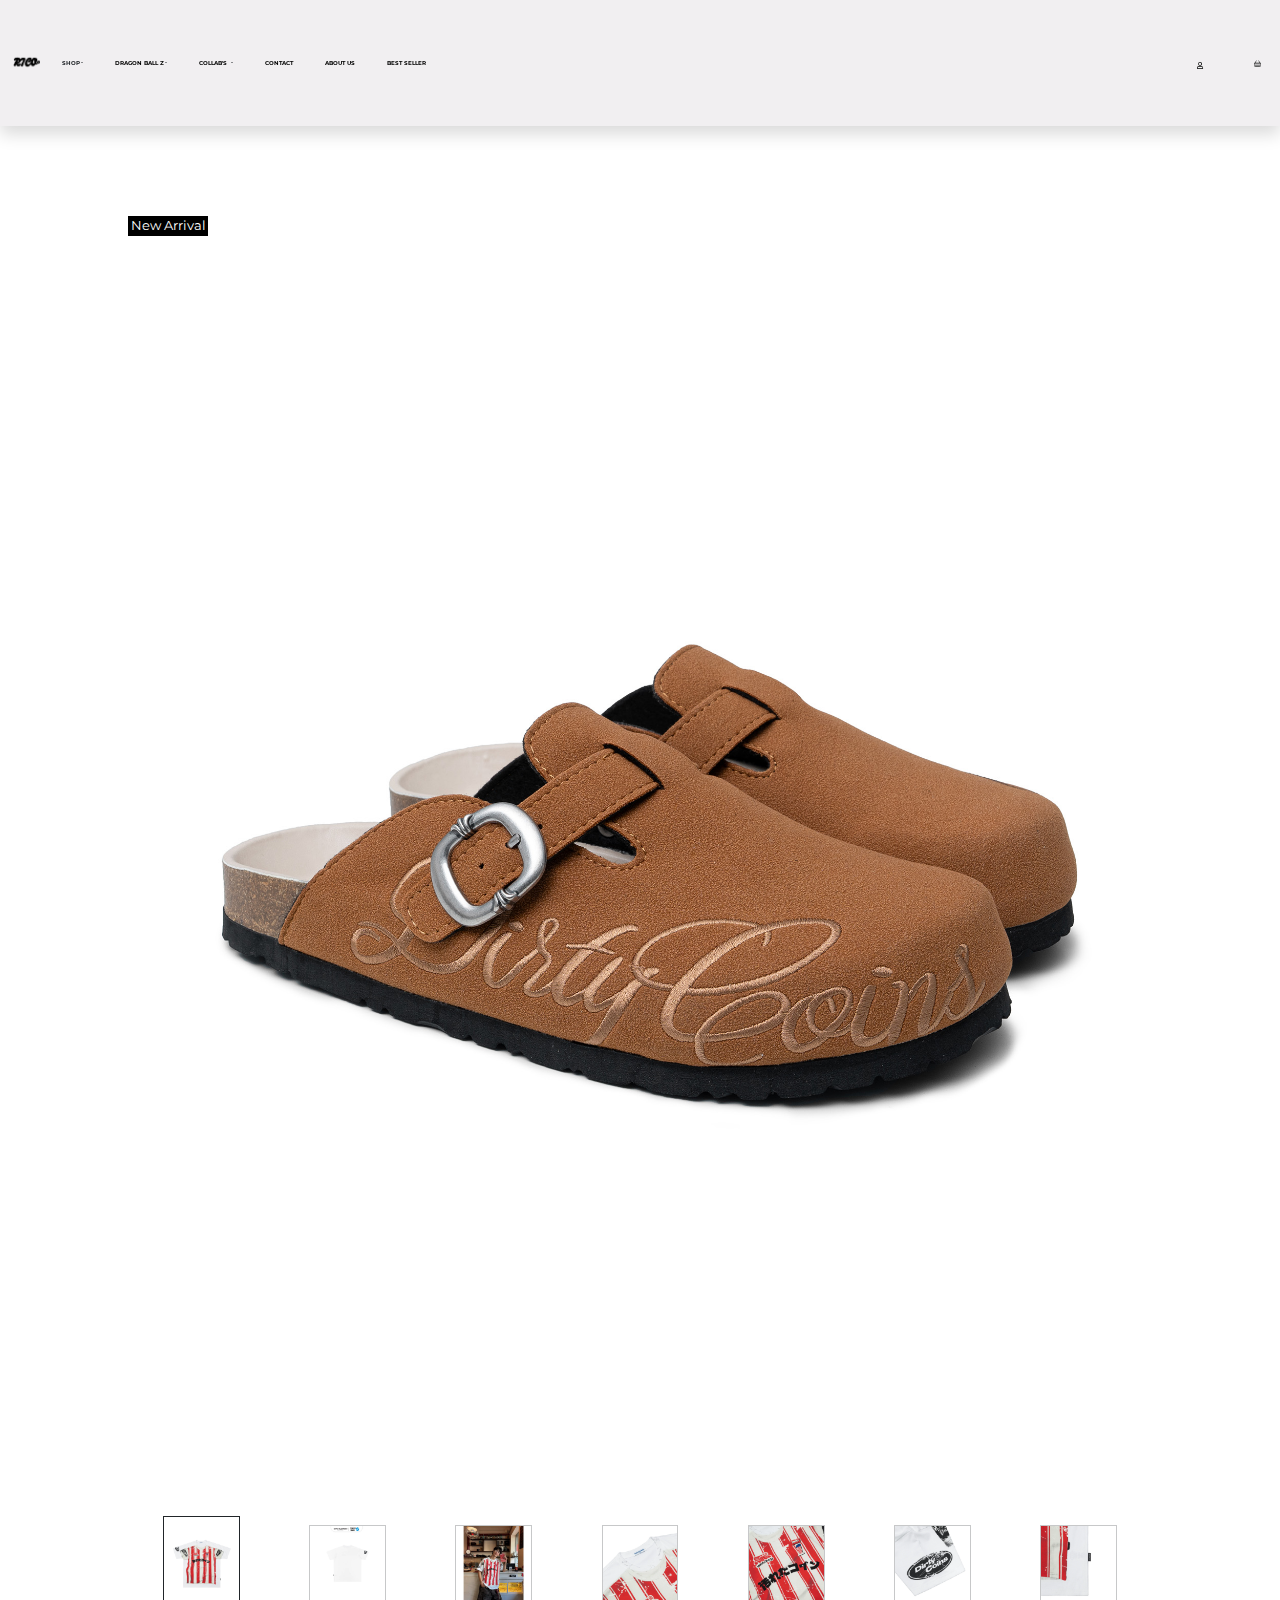
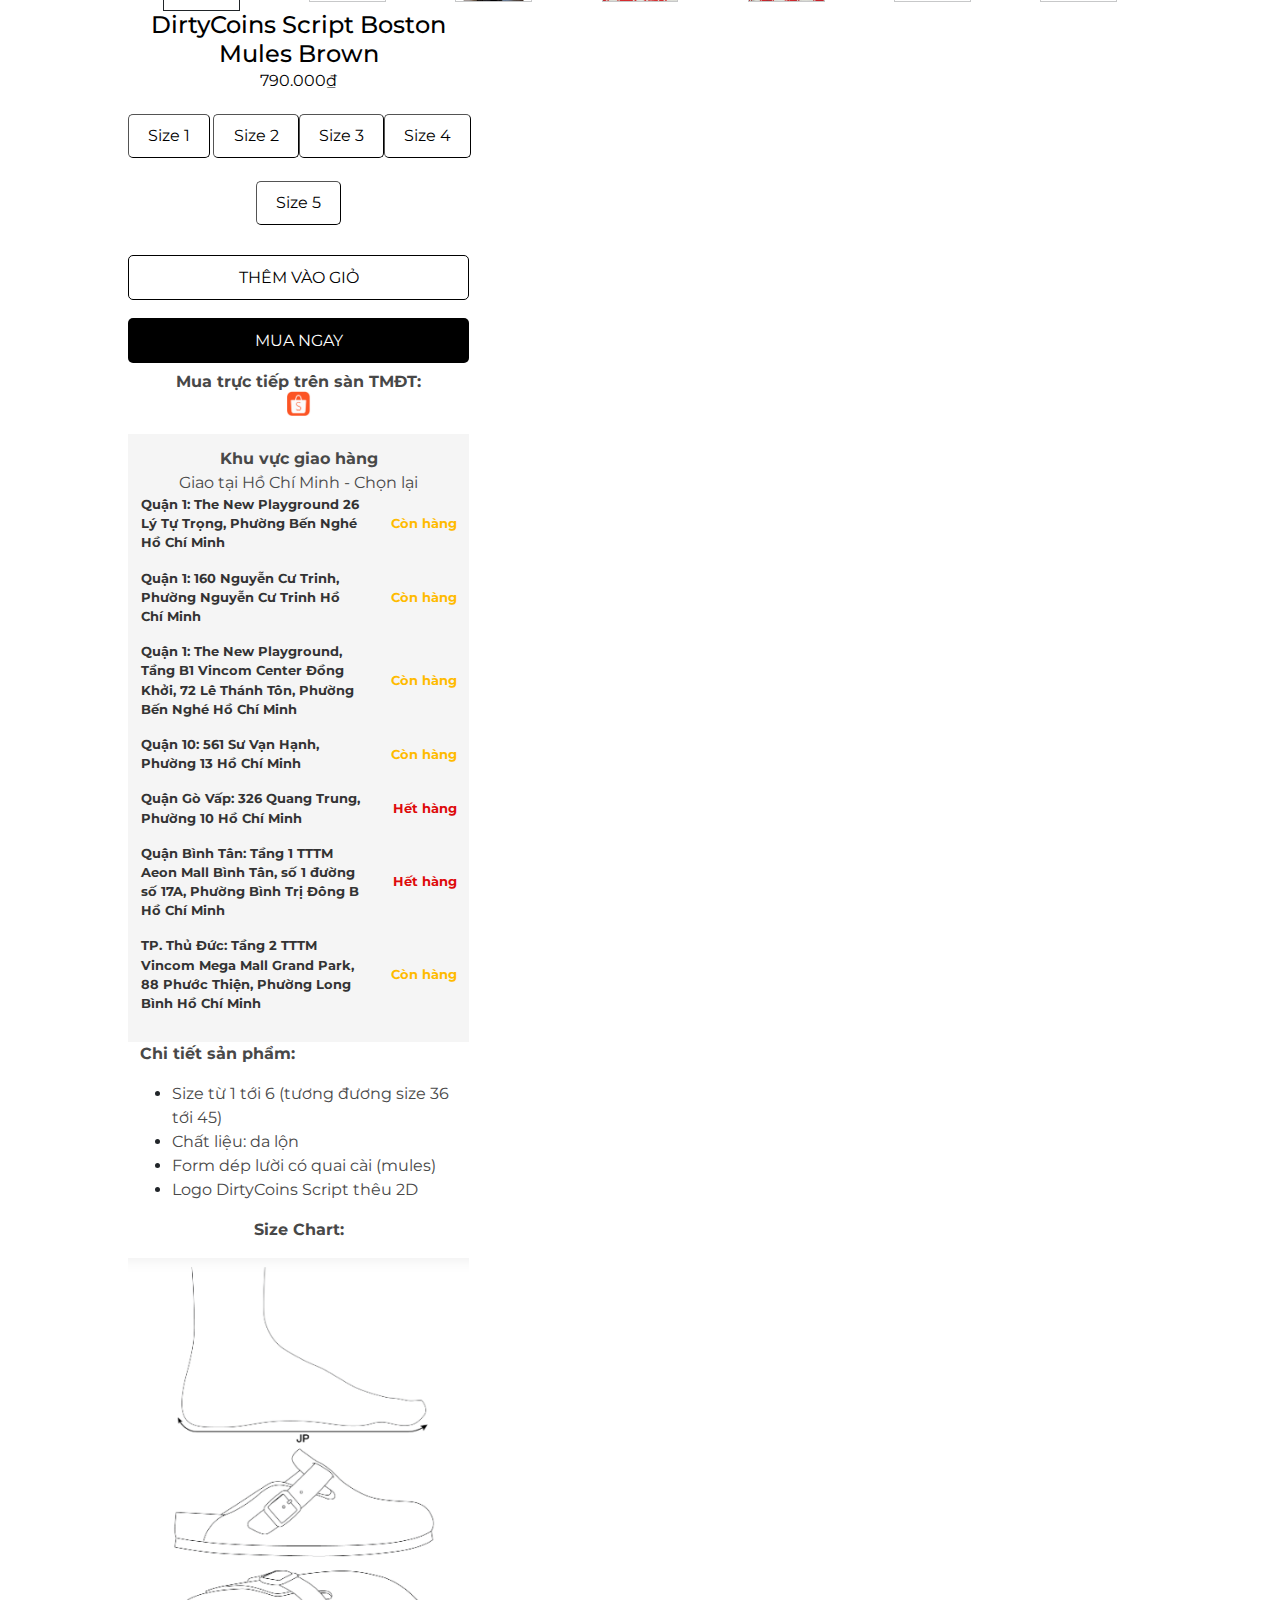
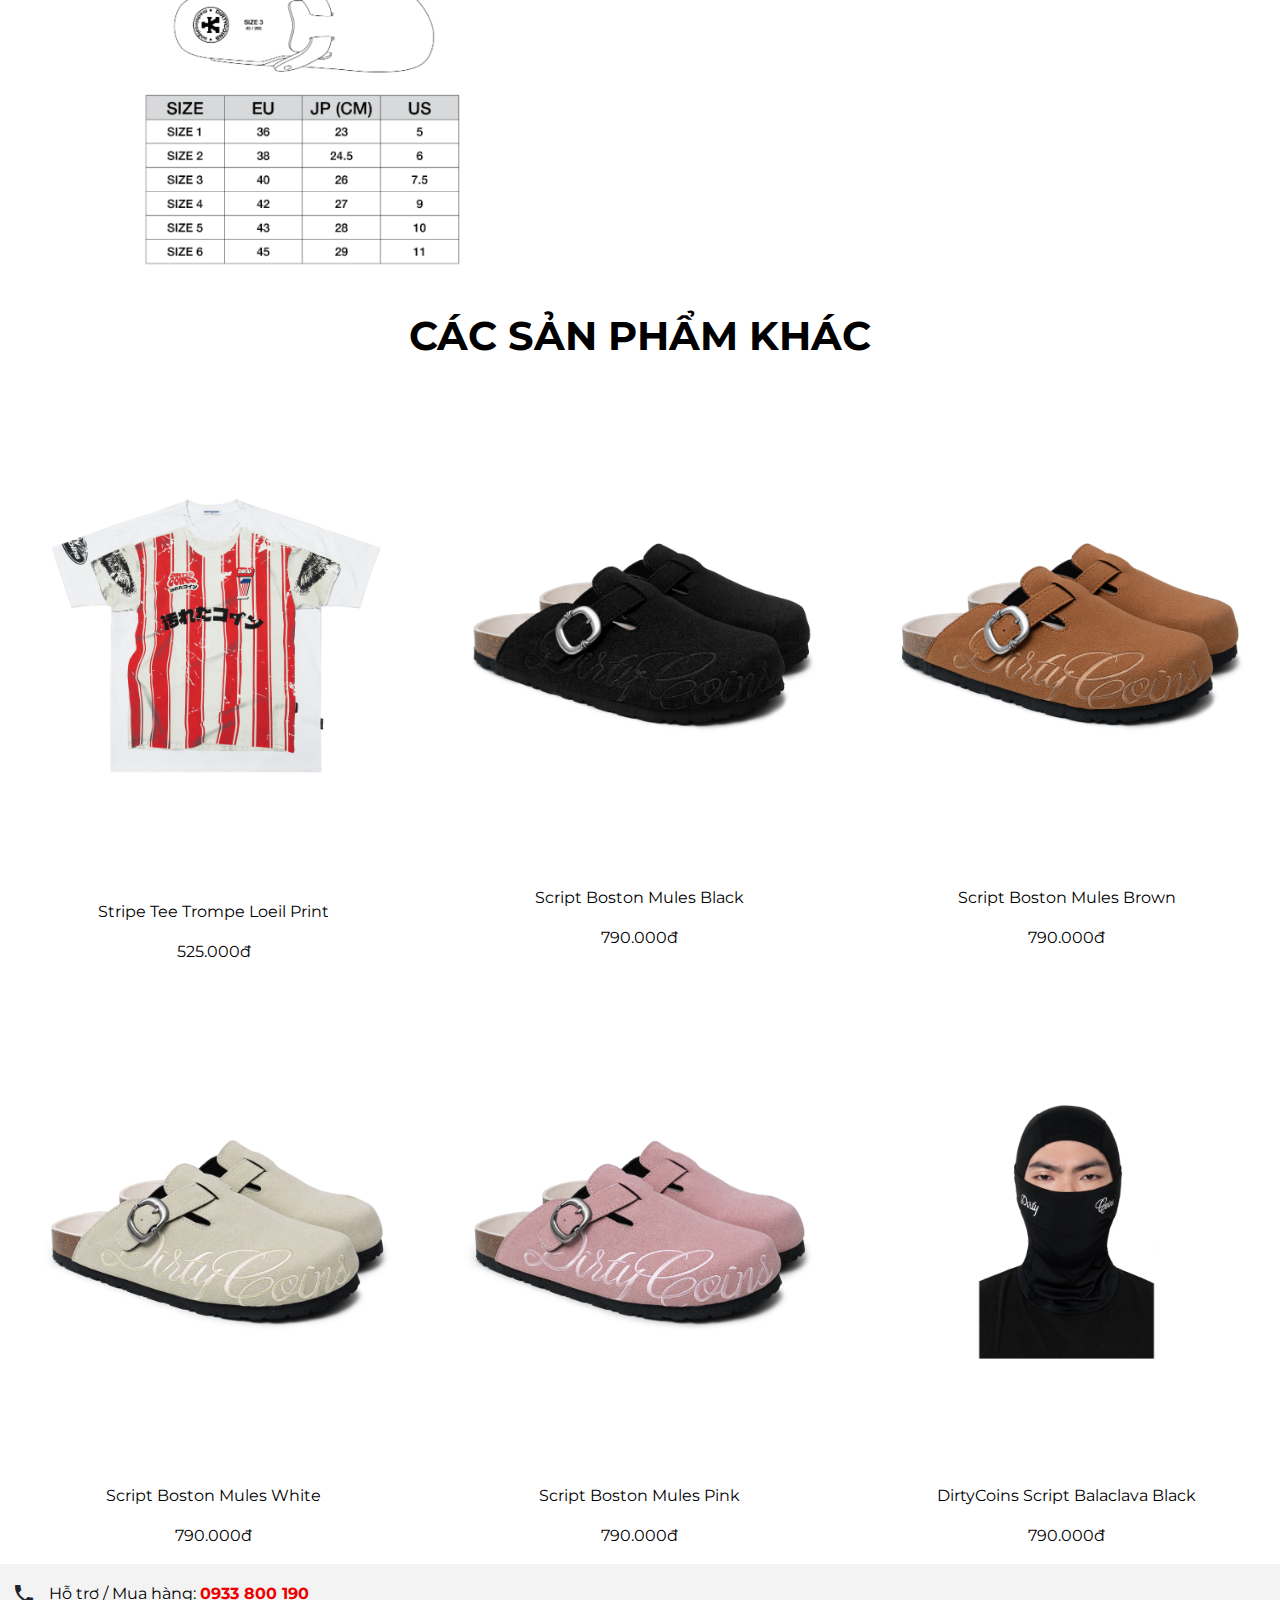
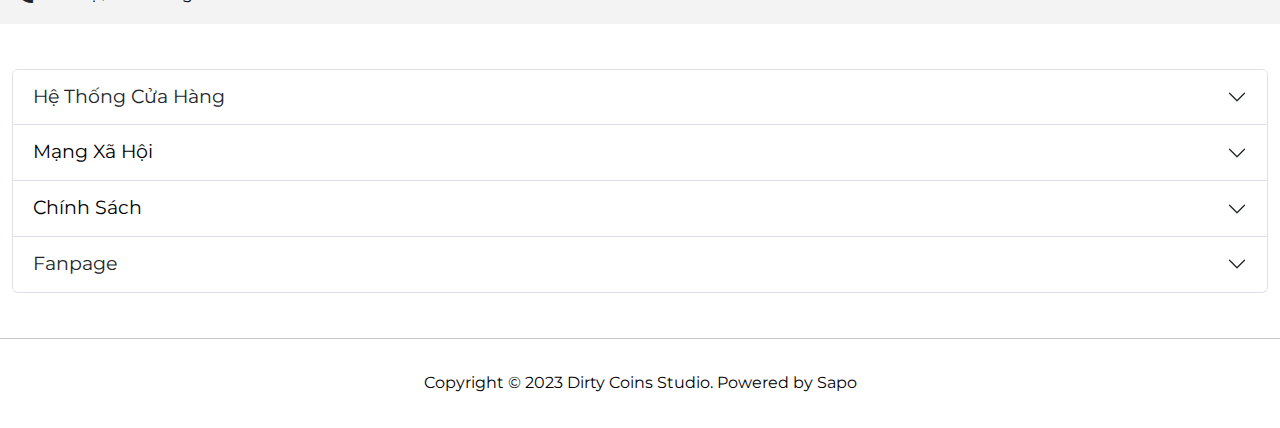
<file: designs/product-5.html>
<!DOCTYPE html><html data-bs-theme="light" lang="en"><head><meta charset="utf-8"><meta name="viewport" content="width=device-width, initial-scale=1.0, shrink-to-fit=no"><title>DoAn-ThietKeGiaoDienNguoiDung</title><link rel="stylesheet" href="assets/bootstrap/css/bootstrap.min.css"><link rel="stylesheet" href="assets/fonts/fontawesome-all.min.css"><link rel="stylesheet" href="assets/fonts/material-icons.min.css"><link rel="stylesheet" href="assets/css/styles.css"><link rel="preconnect" href="https://fonts.googleapis.com">
<link rel="preconnect" href="https://fonts.gstatic.com" crossorigin>
<link href="https://fonts.googleapis.com/css2?family=Montserrat:ital,wght@0,100..900;1,100..900&display=swap" rel="stylesheet">
</head><body class="overflow-x-hidden" style="margin: 0;padding: 0;font-family: Montserrat, sans-serif;"><header class="shadow position-fixed d-flex z-3 flex-row justify-content-center align-items-center flex-nowrap" style="width: 100vw;margin: 0;padding: 0;height: 14vh;background: #f1eff1;padding-right: 1vw;padding-left: 1vw;"><a href="index.html" style="width: auto;height: auto;"><img class="img-fluid logo" width="436" height="436" src="assets/img/3-nobg.png"></a><div class="container text-nowrap" style="padding: 0;"><ul class="nav"><li class="nav-item dropdown"><a class="dropdown-toggle nav-link" aria-expanded="false" data-bs-toggle="dropdown" href="shop.html" style="color: var(--bs-dark);"><strong>SHOP</strong></a><div class="dropdown-menu"><a class="dropdown-item" href="shop.html">TOPS</a><a class="dropdown-item" href="#">BOTTOMS&nbsp;</a><a class="dropdown-item" href="#">ACCESSORIES</a><a class="dropdown-item" href="#">BAGS</a><a class="dropdown-item" href="#">WOMENSWEAR</a><a class="dropdown-item" href="#">COMBO</a></div></li><li class="nav-item dropdown"><a class="dropdown-toggle nav-link" aria-expanded="false" data-bs-toggle="dropdown" href="#" style="color: var(--bs-dark);"><strong><span style="color: rgb(0, 0, 0);">DRAGON BALL Z</span></strong></a><div class="dropdown-menu"><a class="dropdown-item" href="#">DC | DBZ - TOPS</a><a class="dropdown-item" href="#"><span style="color: var(--bs-dropdown-link-hover-color); background-color: var(--bs-dropdown-link-hover-bg);">DC | DBZ - OUTERWEAR</span></a><a class="dropdown-item" href="#"><span style="color: var(--bs-dropdown-link-hover-color); background-color: var(--bs-dropdown-link-hover-bg);">DC | DBZ - ACCESSORIES</span></a></div></li><li class="nav-item dropdown"><a class="dropdown-toggle nav-link" aria-expanded="false" data-bs-toggle="dropdown" href="#" style="color: var(--bs-dark);"><strong><span style="color: rgb(0, 0, 0);">COLLAB'S</span>&nbsp;</strong></a><div class="dropdown-menu"><a class="dropdown-item" href="#">MASEW</a><a class="dropdown-item" href="#">THE UNDERDOGS</a><a class="dropdown-item" href="#">DRAGON BALL Z</a><a class="dropdown-item" href="#">LA LUNE</a><a class="dropdown-item" href="#">GAM ESPORTS</a><a class="dropdown-item" href="#">ONE PIECE</a><a class="dropdown-item" href="#">LIL 'WUYN</a><a class="dropdown-item" href="#">16TYPH</a><a class="dropdown-item" href="#">MILLION DOLLAR BOY</a></div></li><li class="nav-item"><a class="nav-link" href="#" style="color: var(--bs-black);"><strong>CONTACT</strong></a></li><li class="nav-item"><a class="nav-link" href="#" style="color: var(--bs-black);"><strong>ABOUT US</strong></a></li><li class="nav-item"><a class="nav-link" href="#" style="color: rgb(0,0,0);"><strong>BEST SELLER</strong></a></li></ul></div><div class="container d-flex flex-row justify-content-between align-items-center right-header"><div class="shadow flex-row justify-content-center align-items-center search"><input type="search" style="border-width: 0px;height: 7.5vh;padding: 0;background: rgb(241,239,241);" required="" placeholder="Tìm kiếm..."><svg xmlns="http://www.w3.org/2000/svg" width="1em" height="1em" fill="currentColor" viewBox="0 0 16 16" class="bi bi-search">
  <path d="M11.742 10.344a6.5 6.5 0 1 0-1.397 1.398h-.001c.03.04.062.078.098.115l3.85 3.85a1 1 0 0 0 1.415-1.414l-3.85-3.85a1.007 1.007 0 0 0-.115-.1zM12 6.5a5.5 5.5 0 1 1-11 0 5.5 5.5 0 0 1 11 0"></path>
</svg></div><a href="login.html"><i class="far fa-user icon"></i></a><a href="checkout.html"><svg xmlns="http://www.w3.org/2000/svg" width="1em" height="1em" fill="currentColor" viewBox="0 0 16 16" class="bi bi-basket icon">
  <path d="M5.757 1.071a.5.5 0 0 1 .172.686L3.383 6h9.234L10.07 1.757a.5.5 0 1 1 .858-.514L13.783 6H15a1 1 0 0 1 1 1v1a1 1 0 0 1-1 1v4.5a2.5 2.5 0 0 1-2.5 2.5h-9A2.5 2.5 0 0 1 1 13.5V9a1 1 0 0 1-1-1V7a1 1 0 0 1 1-1h1.217L5.07 1.243a.5.5 0 0 1 .686-.172zM2 9v4.5A1.5 1.5 0 0 0 3.5 15h9a1.5 1.5 0 0 0 1.5-1.5V9zM1 7v1h14V7zm3 3a.5.5 0 0 1 .5.5v3a.5.5 0 0 1-1 0v-3A.5.5 0 0 1 4 10m2 0a.5.5 0 0 1 .5.5v3a.5.5 0 0 1-1 0v-3A.5.5 0 0 1 6 10m2 0a.5.5 0 0 1 .5.5v3a.5.5 0 0 1-1 0v-3A.5.5 0 0 1 8 10m2 0a.5.5 0 0 1 .5.5v3a.5.5 0 0 1-1 0v-3a.5.5 0 0 1 .5-.5m2 0a.5.5 0 0 1 .5.5v3a.5.5 0 0 1-1 0v-3a.5.5 0 0 1 .5-.5"></path>
</svg></a></div></header><div class="container" style="width: 100vw;max-width: 100vw;margin: 0;padding: 0;"><div class="row g-0 row-cols-1 row-cols-xxl-2" style="margin: 0;padding-right: 10vw;padding-left: 10vw;padding-top: 24vh;padding-bottom: 5vh;"><div class="col d-flex flex-column product-left"><div class="d-flex justify-content-center align-items-center" style="background: #000000;width: 80px;height: 20px;"><p style="background: rgba(0,0,0,0);color: rgb(255,255,255);font-size: 0.8rem;margin: 0;padding: 0;">New Arrival</p></div><img class="img-fluid" width="2000" height="2500" src="assets/img/post/1-2257c9cd-c362-47b0-8e3b-544bfa89cde8.jpg"><div class="row g-0 text-nowrap"><div class="col d-flex justify-content-around align-items-center"><img class="img-fluid" width="2000" height="2500" style="width: 6vw;height: auto;border-width: 1px;border-style: solid;" src="assets/img/post/1-1b37dc3a-f5f6-4ea4-b366-8ac438b87aee.jpg"><img class="img-fluid" width="1024" height="1024" style="width: 6vw;height: auto;border: 1px solid rgba(33,37,41,0.25);" src="assets/img/vn-11134207-7ra0g-m9tyu8smy1p665.png"><img class="img-fluid" width="1024" height="1024" style="width: 6vw;height: auto;border: 1px solid rgba(33,37,41,0.25) ;" src="assets/img/vn-11134207-7ras8-mamgev0eayfsf2.png"><img class="img-fluid" width="1024" height="1024" style="width: 6vw;height: auto;border: 1px solid rgba(33,37,41,0.25) ;" src="assets/img/vn-11134207-7ra0g-m9tyu8vetzla9f.png"><img class="img-fluid" width="1024" height="1024" style="width: 6vw;height: auto;border: 1px solid rgba(33,37,41,0.25) ;" src="assets/img/vn-11134207-7ra0g-m9tyu8tgy8ha23.png"><img class="img-fluid" width="1024" height="1024" style="width: 6vw;height: auto;border: 1px solid rgba(33,37,41,0.25) ;" src="assets/img/vn-11134207-7ra0g-m9tyu8tgwtwue4.png"><img class="img-fluid" width="1024" height="1024" style="width: 6vw;height: auto;border: 1px solid rgba(33,37,41,0.25) ;" src="assets/img/vn-11134207-7ra0g-m9tyu8smzg9md5.png"></div></div></div><div class="col col-xl-4 d-flex flex-column justify-content-center align-items-center product-right"><h4 class="text-center" style="margin: 0;"><span style="color: rgb(0, 0, 0);">DirtyCoins Script Boston Mules Brown</span></h4><p class="text-center" style="margin: 0;"><span style="color: rgb(0, 0, 0);">790.000₫</span></p><div class="row g-0 row-cols-4 d-flex justify-content-center align-items-center" style="margin-right: 0;margin-left: 0;margin-top: 1vh;margin-bottom: 1vh;height: 15vh;"><div class="col"><button class="text-nowrap" type="button" style="padding-top: 1vh;padding-bottom: 1vh;padding-right: 1.5vw;padding-left: 1.5vw;background-color: #ffffff;border-width: 1px;border-radius: 5px;">Size 1</button></div><div class="col"><button class="text-nowrap" type="button" style="padding-top: 1vh;padding-bottom: 1vh;padding-right: 1.5vw;padding-left: 1.5vw;background-color: #ffffff;border-width: 1px;border-radius: 5px;">Size 2</button></div><div class="col"><button class="text-nowrap" type="button" style="padding-top: 1vh;padding-bottom: 1vh;padding-right: 1.5vw;padding-left: 1.5vw;background-color: #ffffff;border-width: 1px;border-radius: 5px;">Size 3</button></div><div class="col"><button class="text-nowrap" type="button" style="padding-top: 1vh;padding-bottom: 1vh;padding-right: 1.5vw;padding-left: 1.5vw;background-color: #ffffff;border-width: 1px;border-radius: 5px;">Size 4</button></div><div class="col"><button class="text-nowrap" type="button" style="padding-top: 1vh;padding-bottom: 1vh;padding-right: 1.5vw;padding-left: 1.5vw;background-color: #ffffff;border-width: 1px;border-radius: 5px;width: 100%;">Size 5</button></div></div><a class="text-nowrap d-flex justify-content-center align-items-center" role="button" style="padding-top: 1vh;padding-bottom: 1vh;padding-right: 1.5vw;padding-left: 1.5vw;background-color: #ffffff;border-radius: 5px;width: 100%;margin-top: 1vh;margin-bottom: 1vh;height: 45px;border-width: 1px;border-style: solid;" href="cart.html">THÊM VÀO GIỎ</a><a class="text-nowrap d-flex justify-content-center align-items-center" role="button" style="padding-top: 1vh;padding-bottom: 1vh;padding-right: 1.5vw;padding-left: 1.5vw;border-width: 1px;border-radius: 5px;width: 100%;margin-top: 1vh;margin-bottom: 1vh;color: rgb(255,255,255);background: #000000;height: 45px;" href="checkout.html">MUA NGAY</a><h6 style="margin: 0;"><strong><span style="color: rgb(72, 72, 72);">Mua trực tiếp trên sàn TMĐT:</span></strong></h6><img src="assets/img/clipboard-image-4.png" style="width: 25px;height: 25px;margin: 0px;margin-left: 0px;margin-bottom: 2vh;"><div class="row g-0 row-cols-1" style="background: #f5f5f5;width: 100%;padding: 1vw;"><div class="col d-flex flex-column justify-content-center align-items-center"><p class="text-center" style="margin-top: 0px;margin-bottom: 0px;"><strong><span style="color: rgb(72, 72, 72);">Khu vực giao hàng</span></strong></p><p class="text-center" style="margin-bottom: 0px;margin-top: 0px;"><span style="color: rgb(72, 72, 72);">Giao tại Hồ Chí Minh&nbsp;- Chọn lại</span></p></div><div class="col d-flex justify-content-between align-items-center"><p style="width: 70%;font-size: 0.8rem;"><strong><span style="color: rgb(51, 51, 51);">Quận 1: The New Playground 26 Lý Tự Trọng, Phường Bến Nghé Hồ Chí Minh</span></strong></p><p style="width: 30%;text-align: right;font-size: 0.8rem;"><strong><span style="color: rgb(255, 187, 0);">Còn hàng</span></strong></p></div><div class="col d-flex justify-content-between align-items-center"><p style="width: 70%;font-size: 0.8rem;"><strong><span style="color: rgb(51, 51, 51);">Quận 1: 160 Nguyễn Cư Trinh, Phường Nguyễn Cư Trinh Hồ Chí Minh</span></strong></p><p style="width: 30%;text-align: right;font-size: 0.8rem;"><strong><span style="color: rgb(255, 187, 0);">Còn hàng</span></strong></p></div><div class="col d-flex justify-content-between align-items-center"><p style="width: 70%;font-size: 0.8rem;"><strong><span style="color: rgb(51, 51, 51);">Quận 1: The New Playground, Tầng B1 Vincom Center Đồng Khởi, 72 Lê Thánh Tôn, Phường Bến Nghé Hồ Chí Minh</span></strong></p><p style="width: 30%;text-align: right;font-size: 0.8rem;"><strong><span style="color: rgb(255, 187, 0);">Còn hàng</span></strong></p></div><div class="col d-flex justify-content-between align-items-center"><p style="width: 70%;font-size: 0.8rem;"><strong><span style="color: rgb(51, 51, 51);">Quận 10: 561 Sư Vạn Hạnh, Phường 13 Hồ Chí Minh</span></strong></p><p style="width: 30%;text-align: right;font-size: 0.8rem;"><strong><span style="color: rgb(255, 187, 0);">Còn hàng</span></strong></p></div><div class="col d-flex justify-content-between align-items-center"><p style="width: 70%;font-size: 0.8rem;"><strong><span style="color: rgb(51, 51, 51);">Quận Gò Vấp: 326 Quang Trung, Phường 10 Hồ Chí Minh</span></strong></p><p style="width: 30%;text-align: right;font-size: 0.8rem;"><strong><span style="color: rgb(222, 10, 10);">Hết hàng</span></strong></p></div><div class="col d-flex justify-content-between align-items-center"><p style="width: 70%;font-size: 0.8rem;"><strong><span style="color: rgb(51, 51, 51);">Quận Bình Tân: Tầng 1 TTTM Aeon Mall Bình Tân, số 1 đường số 17A, Phường Bình Trị Đông B Hồ Chí Minh</span></strong></p><p style="width: 30%;text-align: right;font-size: 0.8rem;"><strong><span style="color: rgb(222, 10, 10);">Hết hàng</span></strong></p></div><div class="col d-flex justify-content-between align-items-center"><p style="width: 70%;font-size: 0.8rem;"><strong><span style="color: rgb(51, 51, 51);">TP. Thủ Đức: Tầng 2 TTTM Vincom Mega Mall Grand Park, 88 Phước Thiện, Phường Long Bình Hồ Chí Minh</span></strong></p><p style="width: 30%;text-align: right;font-size: 0.8rem;"><strong><span style="color: rgb(255, 187, 0);">Còn hàng</span></strong></p></div></div><div class="row" style="width: 100%;"><div class="col d-flex flex-column justify-content-center align-items-start"><p><strong><span style="color: rgb(72, 72, 72);">Chi tiết sản phẩm:</span></strong></p><ul><li><span style="color: rgb(72, 72, 72);">Size từ 1 tới 6 (tương đương size 36 tới 45)</span></li><li><span style="color: rgb(72, 72, 72);">Chất liệu:&nbsp;da lộn</span></li><li><span style="color: rgb(72, 72, 72);">Form dép lười có quai cài (mules)</span></li><li><span style="color: rgb(72, 72, 72);">Logo DirtyCoins Script thêu 2D</span></li></ul></div></div><p class="text-center"><strong><span style="color: rgb(72, 72, 72);">Size Chart:</span></strong></p><img class="img-fluid" width="405" height="723" src="assets/img/Screenshot%202025-07-20%20021032.png"></div></div><h1 class="text-center"><strong><span style="color: rgb(0, 0, 0);">CÁC SẢN PHẨM KHÁC</span></strong></h1><div class="row row-cols-3" style="width: 100vw;margin: 0;"><div class="col col-xxl-2 d-flex flex-column justify-content-center align-items-center" style="padding: 0px;"><a href="#" style="margin-right: 0px;margin-left: 1px;padding-right: 0px;"><img class="img-fluid" width="2000" height="2500" src="assets/img/post/1-1b37dc3a-f5f6-4ea4-b366-8ac438b87aee.jpg"><p class="text-center">Stripe Tee Trompe Loeil Print</p><p class="text-center">525.000đ</p></a></div><div class="col col-xxl-2 d-flex flex-column justify-content-center align-items-center"><a href="#"><img class="img-fluid" width="2000" height="2500" src="assets/img/post/1-00b6f108-15aa-4aa0-8c25-0f4403cf354a-56a571c3-ad3e-4bcd-abcb-c30a05c4d5b7.jpg"><p class="text-center">Script Boston Mules Black</p><p class="text-center">790.000đ</p></a></div><div class="col col-xxl-2 d-flex flex-column justify-content-center align-items-center"><a href="#"><img class="img-fluid" width="2000" height="2500" src="assets/img/post/1-2257c9cd-c362-47b0-8e3b-544bfa89cde8.jpg"><p class="text-center">Script Boston Mules Brown</p><p class="text-center">790.000đ</p></a></div><div class="col col-xxl-2 d-flex flex-column justify-content-center align-items-center"><a href="#"><img class="img-fluid" width="2000" height="2500" src="assets/img/post/1-33d89744-b5da-4eb0-aa4b-4b1d735261a9.jpg"><p class="text-center">Script Boston Mules White</p><p class="text-center">790.000đ</p></a></div><div class="col col-xxl-2 d-flex flex-column justify-content-center align-items-center"><a href="#"><img class="img-fluid" width="2000" height="2500" src="assets/img/post/1-compressed-214c4ba1-0917-46f4-bf5f-49c8de24f1c0.jpg"><p class="text-center">Script Boston Mules Pink</p><p class="text-center">790.000đ</p></a></div><div class="col col-xxl-2 d-flex flex-column justify-content-center align-items-center"><a href="#"><img class="img-fluid" width="2000" height="2500" src="assets/img/post/3-dbe0588d-f881-432a-be94-851141892e12.jpg"><p class="text-center">DirtyCoins Script Balaclava Black</p><p class="text-center">790.000đ</p></a></div></div></div><footer style="width: 100vw;"><div class="container d-flex flex-row justify-content-start align-items-center" style="width: 100vw;max-width: 100vw;background: #f3f3f3;margin: 0;padding-top: 2vh;padding-bottom: 2vh;"><i class="material-icons">phone</i><p style="margin: 0;margin-left: 1vw;"><span style="color: rgb(0, 0, 0);">Hỗ trợ / Mua hàng:&nbsp;</span><a href="tel:0933800190"><strong><span style="color: rgb(238, 0, 0);">0933 800 190</span></strong></a></p></div><div class="container d-flex flex-row" style="width: 100vw;max-width: 100vw;background: rgba(255,255,255,0);margin: 0;"><div class="accordion" role="tablist" id="accordion-1" style="width: 100%;margin-bottom: 5vh;margin-top: 5vh;"><div class="accordion-item"><h2 class="accordion-header" role="tab"><button class="accordion-button collapsed" type="button" data-bs-toggle="collapse" data-bs-target="#accordion-1 .item-1" aria-expanded="false" aria-controls="accordion-1 .item-1" style="font-size: 19px;">Hệ Thống Cửa Hàng</button></h2><div class="accordion-collapse collapse item-1" role="tabpanel" data-bs-parent="#accordion-1"><div class="accordion-body"><p class="mb-0"><strong><span style="color: rgb(72, 72, 72);">Chi Nhánh Hồ Chí Minh:</span></strong><br><strong><span style="color: rgb(72, 72, 72);">Phường Sài Gòn</span></strong><span style="color: rgb(72, 72, 72);">&nbsp;- The New Playground, Tầng B1 Vincom Center Đồng Khởi, 72 Lê Thánh Tôn.</span><br><strong><span style="color: rgb(72, 72, 72);">Phường An Lạc</span></strong><span style="color: rgb(72, 72, 72);">&nbsp;- Tầng 1 TTTM Aeon Mall Bình Tân, số 1 đường số 17A.</span><br><strong><span style="color: rgb(72, 72, 72);">Phường Long Bình</span></strong><span style="color: rgb(72, 72, 72);">&nbsp;- Tầng 2 TTTM Vincom Mega Mall Grand Park.</span><br><strong><span style="color: rgb(72, 72, 72);">Phường Hòa Hưng</span></strong><span style="color: rgb(72, 72, 72);">&nbsp;- 561 Sư Vạn Hạnh.</span><br><strong><span style="color: rgb(72, 72, 72);">Phường Cầu Ông Lãnh</span></strong><span style="color: rgb(72, 72, 72);">&nbsp;- 160 Nguyễn Cư Trinh.</span><br><strong><span style="color: rgb(72, 72, 72);">Phường Sài Gòn</span></strong><span style="color: rgb(72, 72, 72);">&nbsp;- The New Playground 26 Lý Tự Trọng.</span><br><strong><span style="color: rgb(72, 72, 72);">Phường Gò Vấp</span></strong><span style="color: rgb(72, 72, 72);">&nbsp;- 326 Quang Trung.</span><br><strong><span style="color: rgb(72, 72, 72);">Phường Thủ Dầu Một</span></strong><span style="color: rgb(72, 72, 72);">&nbsp;- 28 Yersin.</span></p><p class="mb-0"><strong><span style="color: rgb(72, 72, 72);">Chi Nhánh Đồng Nai:</span></strong><br><strong><span style="color: rgb(72, 72, 72);">Phường Tam Hiệp&nbsp;</span></strong><span style="color: rgb(72, 72, 72);">- 151A Phan Trung.</span></p><p class="mb-0"><strong><span style="color: rgb(72, 72, 72);">Chi Nhánh Cần Thơ:</span></strong><br><strong><span style="color: rgb(72, 72, 72);">Phường Ninh Kiều</span></strong><span style="color: rgb(72, 72, 72);">&nbsp;- 52 Mậu Thân.</span></p><p class="mb-0"><strong><span style="color: rgb(72, 72, 72);">Chi Nhánh Hà Nội:</span></strong><br><strong><span style="color: rgb(72, 72, 72);">Phường Dương Nội</span></strong><span style="color: rgb(72, 72, 72);">&nbsp;- Tầng 2 TTTM Aeon Mall Hà Đông Khu dân cư Hoàng Văn Thụ.</span></p><p class="mb-0"><strong><span style="color: rgb(72, 72, 72);">Chi Nhánh Hưng Yên:</span></strong><br><strong><span style="color: rgb(72, 72, 72);">Xã Nghĩa Trụ</span></strong><span style="color: rgb(72, 72, 72);">&nbsp;- PT.TV 136 - Mega Grand World - Ocean Park 3.</span></p><p class="mb-0"><strong><span style="color: rgb(72, 72, 72);">Chi Nhánh Hải Phòng:</span></strong><br><strong><span style="color: rgb(72, 72, 72);">Phường Lê Chân</span></strong><span style="color: rgb(72, 72, 72);">&nbsp;- Tầng 2 TTTM Aeon Mall Hải Phòng Lê Chân số 10 Võ Nguyên Giáp.</span></p><p class="mb-0"><a href="tel:0933800190"><span style="color: rgb(67, 67, 67); background-color: transparent;">0933 800 190</span></a><span style="color: rgb(72, 72, 72);">&nbsp;-&nbsp;</span><a href="tel:1900252557"><span style="color: rgb(67, 67, 67); background-color: transparent;">1900252557</span></a><br><a href="mailto:csteamdcs@gmail.com"><span style="color: rgb(67, 67, 67); background-color: transparent;">csteamdcs@gmail.com</span></a></p></div></div></div><div class="accordion-item"><h2 class="accordion-header" role="tab"><button class="accordion-button collapsed" type="button" data-bs-toggle="collapse" data-bs-target="#accordion-1 .item-2" aria-expanded="false" aria-controls="accordion-1 .item-2" style="font-size: 19px;"><br><span style="color: rgb(0, 0, 0);">Mạng Xã Hội</span></button></h2><div class="accordion-collapse collapse item-2" role="tabpanel" data-bs-parent="#accordion-1"><div class="accordion-body"><svg xmlns="http://www.w3.org/2000/svg" width="1em" height="1em" fill="currentColor" viewBox="0 0 16 16" class="bi bi-facebook" style="font-size: 30px;">
  <path d="M16 8.049c0-4.446-3.582-8.05-8-8.05C3.58 0-.002 3.603-.002 8.05c0 4.017 2.926 7.347 6.75 7.951v-5.625h-2.03V8.05H6.75V6.275c0-2.017 1.195-3.131 3.022-3.131.876 0 1.791.157 1.791.157v1.98h-1.009c-.993 0-1.303.621-1.303 1.258v1.51h2.218l-.354 2.326H9.25V16c3.824-.604 6.75-3.934 6.75-7.951"></path>
</svg><svg xmlns="http://www.w3.org/2000/svg" width="1em" height="1em" fill="currentColor" viewBox="0 0 16 16" class="bi bi-youtube" style="font-size: 29px;">
  <path d="M8.051 1.999h.089c.822.003 4.987.033 6.11.335a2.01 2.01 0 0 1 1.415 1.42c.101.38.172.883.22 1.402l.01.104.022.26.008.104c.065.914.073 1.77.074 1.957v.075c-.001.194-.01 1.108-.082 2.06l-.008.105-.009.104c-.05.572-.124 1.14-.235 1.558a2.007 2.007 0 0 1-1.415 1.42c-1.16.312-5.569.334-6.18.335h-.142c-.309 0-1.587-.006-2.927-.052l-.17-.006-.087-.004-.171-.007-.171-.007c-1.11-.049-2.167-.128-2.654-.26a2.007 2.007 0 0 1-1.415-1.419c-.111-.417-.185-.986-.235-1.558L.09 9.82l-.008-.104A31.4 31.4 0 0 1 0 7.68v-.123c.002-.215.01-.958.064-1.778l.007-.103.003-.052.008-.104.022-.26.01-.104c.048-.519.119-1.023.22-1.402a2.007 2.007 0 0 1 1.415-1.42c.487-.13 1.544-.21 2.654-.26l.17-.007.172-.006.086-.003.171-.007A99.788 99.788 0 0 1 7.858 2h.193zM6.4 5.209v4.818l4.157-2.408z"></path>
</svg><svg xmlns="http://www.w3.org/2000/svg" width="1em" height="1em" fill="currentColor" viewBox="0 0 16 16" class="bi bi-instagram" style="font-size: 30px;">
  <path d="M8 0C5.829 0 5.556.01 4.703.048 3.85.088 3.269.222 2.76.42a3.917 3.917 0 0 0-1.417.923A3.927 3.927 0 0 0 .42 2.76C.222 3.268.087 3.85.048 4.7.01 5.555 0 5.827 0 8.001c0 2.172.01 2.444.048 3.297.04.852.174 1.433.372 1.942.205.526.478.972.923 1.417.444.445.89.719 1.416.923.51.198 1.09.333 1.942.372C5.555 15.99 5.827 16 8 16s2.444-.01 3.298-.048c.851-.04 1.434-.174 1.943-.372a3.916 3.916 0 0 0 1.416-.923c.445-.445.718-.891.923-1.417.197-.509.332-1.09.372-1.942C15.99 10.445 16 10.173 16 8s-.01-2.445-.048-3.299c-.04-.851-.175-1.433-.372-1.941a3.926 3.926 0 0 0-.923-1.417A3.911 3.911 0 0 0 13.24.42c-.51-.198-1.092-.333-1.943-.372C10.443.01 10.172 0 7.998 0h.003zm-.717 1.442h.718c2.136 0 2.389.007 3.232.046.78.035 1.204.166 1.486.275.373.145.64.319.92.599.28.28.453.546.598.92.11.281.24.705.275 1.485.039.843.047 1.096.047 3.231s-.008 2.389-.047 3.232c-.035.78-.166 1.203-.275 1.485a2.47 2.47 0 0 1-.599.919c-.28.28-.546.453-.92.598-.28.11-.704.24-1.485.276-.843.038-1.096.047-3.232.047s-2.39-.009-3.233-.047c-.78-.036-1.203-.166-1.485-.276a2.478 2.478 0 0 1-.92-.598 2.48 2.48 0 0 1-.6-.92c-.109-.281-.24-.705-.275-1.485-.038-.843-.046-1.096-.046-3.233 0-2.136.008-2.388.046-3.231.036-.78.166-1.204.276-1.486.145-.373.319-.64.599-.92.28-.28.546-.453.92-.598.282-.11.705-.24 1.485-.276.738-.034 1.024-.044 2.515-.045v.002zm4.988 1.328a.96.96 0 1 0 0 1.92.96.96 0 0 0 0-1.92zm-4.27 1.122a4.109 4.109 0 1 0 0 8.217 4.109 4.109 0 0 0 0-8.217zm0 1.441a2.667 2.667 0 1 1 0 5.334 2.667 2.667 0 0 1 0-5.334"></path>
</svg></div></div></div><div class="accordion-item"><h2 class="accordion-header" role="tab"><button class="accordion-button collapsed" type="button" data-bs-toggle="collapse" data-bs-target="#accordion-1 .item-3" aria-expanded="false" aria-controls="accordion-1 .item-3" style="font-size: 19px;"><br><span style="color: rgb(0, 0, 0);">Chính Sách</span></button></h2><div class="accordion-collapse collapse item-3" role="tabpanel" data-bs-parent="#accordion-1"><div class="accordion-body"><ul><li><a href="https://dirtycoins.vn/chinh-sach-bao-ve-thong-tin-ca-nhan" target="_blank"><span style="color: rgb(67, 67, 67); background-color: transparent;">Chính sách bảo mật</span></a></li><li><a href="https://dirtycoins.vn/faq-cau-hoi-thuong-gap" target="_blank"><span style="color: rgb(67, 67, 67); background-color: transparent;">FAQ</span></a></li><li><a href="https://dirtycoins.vn/chinh-sach-the-thanh-vien" target="_blank"><span style="color: rgb(67, 67, 67); background-color: transparent;">Chính sách Thẻ Thành viên</span></a></li><li><a href="https://dirtycoins.vn/chinh-sach-bao-hanh-san-pham" target="_blank"><span style="color: rgb(67, 67, 67); background-color: transparent;">Chính sách Bảo hành &amp; Đổi trả</span></a></li><li><a href="https://dirtycoins.vn/chinh-sach-giao-hang-hoa-toc" target="_blank"><span style="color: rgb(67, 67, 67); background-color: transparent;">Chính sách giao hàng hỏa tốc</span></a></li></ul></div></div></div><div class="accordion-item"><h2 class="accordion-header" role="tab"><button class="accordion-button collapsed" type="button" data-bs-toggle="collapse" data-bs-target="#accordion-1 .item-4" aria-expanded="false" aria-controls="accordion-1 .item-4" style="font-size: 19px;">Fanpage</button></h2><div class="accordion-collapse collapse item-4" role="tabpanel" data-bs-parent="#accordion-1"><div class="accordion-body"></div></div></div></div><div class="row g-0 row-cols-4 footer-row" style="width: 100vw;"><div class="col" style="padding-right: 0px;margin-right: -10px;"><h4><strong><span style="color: rgb(0, 0, 0);">Hệ Thống Cửa Hàng</span></strong></h4><p style="margin-right: -367px;margin-left: 11px;margin-bottom: 0px;"><strong><span style="color: rgb(72, 72, 72);">Chi Nhánh Hồ Chí Minh:</span></strong><br><strong><span style="color: rgb(72, 72, 72);">Phường Sài Gòn</span></strong><span style="color: rgb(72, 72, 72);">&nbsp;- The New Playground, Tầng B1 Vincom Center Đồng Khởi, 72 Lê Thánh Tôn.</span><br><strong><span style="color: rgb(72, 72, 72);">Phường An Lạc</span></strong><span style="color: rgb(72, 72, 72);">&nbsp;- Tầng 1 TTTM Aeon Mall Bình Tân, số 1 đường số 17A.</span><br><strong><span style="color: rgb(72, 72, 72);">Phường Long Bình</span></strong><span style="color: rgb(72, 72, 72);">&nbsp;- Tầng 2 TTTM Vincom Mega Mall Grand Park.</span><br><strong><span style="color: rgb(72, 72, 72);">Phường Hòa Hưng</span></strong><span style="color: rgb(72, 72, 72);">&nbsp;- 561 Sư Vạn Hạnh.</span><br><strong><span style="color: rgb(72, 72, 72);">Phường Cầu Ông Lãnh</span></strong><span style="color: rgb(72, 72, 72);">&nbsp;- 160 Nguyễn Cư Trinh.</span><br><strong><span style="color: rgb(72, 72, 72);">Phường Sài Gòn</span></strong><span style="color: rgb(72, 72, 72);">&nbsp;- The New Playground 26 Lý Tự Trọng.</span><br><strong><span style="color: rgb(72, 72, 72);">Phường Gò Vấp</span></strong><span style="color: rgb(72, 72, 72);">&nbsp;- 326 Quang Trung.</span><br><strong><span style="color: rgb(72, 72, 72);">Phường Thủ Dầu Một</span></strong><span style="color: rgb(72, 72, 72);">&nbsp;- 28 Yersin.</span></p><p style="margin-right: -367px;margin-left: 11px;margin-bottom: 0px;"><strong><span style="color: rgb(72, 72, 72);">Chi Nhánh Đồng Nai:</span></strong><br><strong><span style="color: rgb(72, 72, 72);">Phường Tam Hiệp&nbsp;</span></strong><span style="color: rgb(72, 72, 72);">- 151A Phan Trung.</span></p><p style="margin-right: -367px;margin-left: 11px;margin-bottom: 0px;"><strong><span style="color: rgb(72, 72, 72);">Chi Nhánh Cần Thơ:</span></strong><br><strong><span style="color: rgb(72, 72, 72);">Phường Ninh Kiều</span></strong><span style="color: rgb(72, 72, 72);">&nbsp;- 52 Mậu Thân.</span></p><p style="margin-right: -367px;margin-left: 11px;margin-bottom: 0px;"><strong><span style="color: rgb(72, 72, 72);">Chi Nhánh Hà Nội:</span></strong><br><strong><span style="color: rgb(72, 72, 72);">Phường Dương Nội</span></strong><span style="color: rgb(72, 72, 72);">&nbsp;- Tầng 2 TTTM Aeon Mall Hà Đông Khu dân cư Hoàng Văn Thụ.</span></p><p style="margin-right: -367px;margin-left: 11px;margin-bottom: 0px;"><strong><span style="color: rgb(72, 72, 72);">Chi Nhánh Hưng Yên:</span></strong><br><strong><span style="color: rgb(72, 72, 72);">Xã Nghĩa Trụ</span></strong><span style="color: rgb(72, 72, 72);">&nbsp;- PT.TV 136 - Mega Grand World - Ocean Park 3.</span></p><p style="margin-right: -367px;margin-left: 11px;margin-bottom: 0px;"><strong><span style="color: rgb(72, 72, 72);">Chi Nhánh Hải Phòng:</span></strong><br><strong><span style="color: rgb(72, 72, 72);">Phường Lê Chân</span></strong><span style="color: rgb(72, 72, 72);">&nbsp;- Tầng 2 TTTM Aeon Mall Hải Phòng Lê Chân số 10 Võ Nguyên Giáp.</span></p><p style="margin-right: -367px;margin-left: 11px;margin-bottom: 21px;"><a href="tel:0933800190"><span style="color: rgb(67, 67, 67); background-color: transparent;">0933 800 190</span></a><span style="color: rgb(72, 72, 72);">&nbsp;-&nbsp;</span><a href="tel:1900252557"><span style="color: rgb(67, 67, 67); background-color: transparent;">1900252557</span></a><br><a href="mailto:csteamdcs@gmail.com"><span style="color: rgb(67, 67, 67); background-color: transparent;">csteamdcs@gmail.com</span></a></p></div><div class="col" style="margin-left: 388px;"><h4><strong>Mạng Xã Hội</strong></h4><div style="margin-bottom: 38px;"><svg xmlns="http://www.w3.org/2000/svg" width="1em" height="1em" fill="currentColor" viewBox="0 0 16 16" class="bi bi-facebook" style="font-size: 41px;width: 40px;height: 40px;margin-right: 10px;">
  <path d="M16 8.049c0-4.446-3.582-8.05-8-8.05C3.58 0-.002 3.603-.002 8.05c0 4.017 2.926 7.347 6.75 7.951v-5.625h-2.03V8.05H6.75V6.275c0-2.017 1.195-3.131 3.022-3.131.876 0 1.791.157 1.791.157v1.98h-1.009c-.993 0-1.303.621-1.303 1.258v1.51h2.218l-.354 2.326H9.25V16c3.824-.604 6.75-3.934 6.75-7.951"></path>
</svg><svg xmlns="http://www.w3.org/2000/svg" width="1em" height="1em" fill="currentColor" viewBox="0 0 16 16" class="bi bi-youtube" style="font-size: 15px;height: 40px;width: 40px;margin-right: 10px;">
  <path d="M8.051 1.999h.089c.822.003 4.987.033 6.11.335a2.01 2.01 0 0 1 1.415 1.42c.101.38.172.883.22 1.402l.01.104.022.26.008.104c.065.914.073 1.77.074 1.957v.075c-.001.194-.01 1.108-.082 2.06l-.008.105-.009.104c-.05.572-.124 1.14-.235 1.558a2.007 2.007 0 0 1-1.415 1.42c-1.16.312-5.569.334-6.18.335h-.142c-.309 0-1.587-.006-2.927-.052l-.17-.006-.087-.004-.171-.007-.171-.007c-1.11-.049-2.167-.128-2.654-.26a2.007 2.007 0 0 1-1.415-1.419c-.111-.417-.185-.986-.235-1.558L.09 9.82l-.008-.104A31.4 31.4 0 0 1 0 7.68v-.123c.002-.215.01-.958.064-1.778l.007-.103.003-.052.008-.104.022-.26.01-.104c.048-.519.119-1.023.22-1.402a2.007 2.007 0 0 1 1.415-1.42c.487-.13 1.544-.21 2.654-.26l.17-.007.172-.006.086-.003.171-.007A99.788 99.788 0 0 1 7.858 2h.193zM6.4 5.209v4.818l4.157-2.408z"></path>
</svg><svg xmlns="http://www.w3.org/2000/svg" width="1em" height="1em" fill="currentColor" viewBox="0 0 16 16" class="bi bi-instagram" style="font-size: 41px;width: 40px;height: 40px;">
  <path d="M8 0C5.829 0 5.556.01 4.703.048 3.85.088 3.269.222 2.76.42a3.917 3.917 0 0 0-1.417.923A3.927 3.927 0 0 0 .42 2.76C.222 3.268.087 3.85.048 4.7.01 5.555 0 5.827 0 8.001c0 2.172.01 2.444.048 3.297.04.852.174 1.433.372 1.942.205.526.478.972.923 1.417.444.445.89.719 1.416.923.51.198 1.09.333 1.942.372C5.555 15.99 5.827 16 8 16s2.444-.01 3.298-.048c.851-.04 1.434-.174 1.943-.372a3.916 3.916 0 0 0 1.416-.923c.445-.445.718-.891.923-1.417.197-.509.332-1.09.372-1.942C15.99 10.445 16 10.173 16 8s-.01-2.445-.048-3.299c-.04-.851-.175-1.433-.372-1.941a3.926 3.926 0 0 0-.923-1.417A3.911 3.911 0 0 0 13.24.42c-.51-.198-1.092-.333-1.943-.372C10.443.01 10.172 0 7.998 0h.003zm-.717 1.442h.718c2.136 0 2.389.007 3.232.046.78.035 1.204.166 1.486.275.373.145.64.319.92.599.28.28.453.546.598.92.11.281.24.705.275 1.485.039.843.047 1.096.047 3.231s-.008 2.389-.047 3.232c-.035.78-.166 1.203-.275 1.485a2.47 2.47 0 0 1-.599.919c-.28.28-.546.453-.92.598-.28.11-.704.24-1.485.276-.843.038-1.096.047-3.232.047s-2.39-.009-3.233-.047c-.78-.036-1.203-.166-1.485-.276a2.478 2.478 0 0 1-.92-.598 2.48 2.48 0 0 1-.6-.92c-.109-.281-.24-.705-.275-1.485-.038-.843-.046-1.096-.046-3.233 0-2.136.008-2.388.046-3.231.036-.78.166-1.204.276-1.486.145-.373.319-.64.599-.92.28-.28.546-.453.92-.598.282-.11.705-.24 1.485-.276.738-.034 1.024-.044 2.515-.045v.002zm4.988 1.328a.96.96 0 1 0 0 1.92.96.96 0 0 0 0-1.92zm-4.27 1.122a4.109 4.109 0 1 0 0 8.217 4.109 4.109 0 0 0 0-8.217zm0 1.441a2.667 2.667 0 1 1 0 5.334 2.667 2.667 0 0 1 0-5.334"></path>
</svg></div><h4><strong>Chính Sách</strong></h4><ul><li><a href="https://dirtycoins.vn/chinh-sach-bao-ve-thong-tin-ca-nhan" target="_blank"><span style="color: rgb(67, 67, 67); background-color: transparent;">Chính sách bảo mật</span></a></li><li><a href="https://dirtycoins.vn/faq-cau-hoi-thuong-gap" target="_blank"><span style="color: rgb(67, 67, 67); background-color: transparent;">FAQ</span></a></li><li><a href="https://dirtycoins.vn/chinh-sach-the-thanh-vien" target="_blank"><span style="background-color: transparent;">Chính sách Thẻ Thành viên</span></a></li><li><a href="https://dirtycoins.vn/chinh-sach-bao-hanh-san-pham" target="_blank"><span style="color: rgb(67, 67, 67); background-color: transparent;">Chính sách Bảo hành &amp; Đổi trả</span></a></li><li><a href="https://dirtycoins.vn/chinh-sach-giao-hang-hoa-toc" target="_blank"><span style="color: rgb(67, 67, 67); background-color: transparent;">Chính sách giao hàng hỏa tốc</span></a></li></ul></div><div class="col" style="margin-left: -34px;"><h4><strong>Fanpage</strong></h4></div></div></div><div class="container d-flex flex-row justify-content-center align-items-center" style="width: 100vw;max-width: 100vw;background: rgba(255,255,255,0);margin: 0;height: 10vh;bottom: 0;border-top: 1px solid rgba(33,37,41,0.25) ;"><p class="text-center d-flex justify-content-center align-items-center" style="margin: 0;"><span style="color: rgb(0, 0, 0);">Copyright © 2023 Dirty Coins Studio. Powered by Sapo</span></p></div></footer><script src="assets/bootstrap/js/bootstrap.min.js"></script></body></html>
</file>
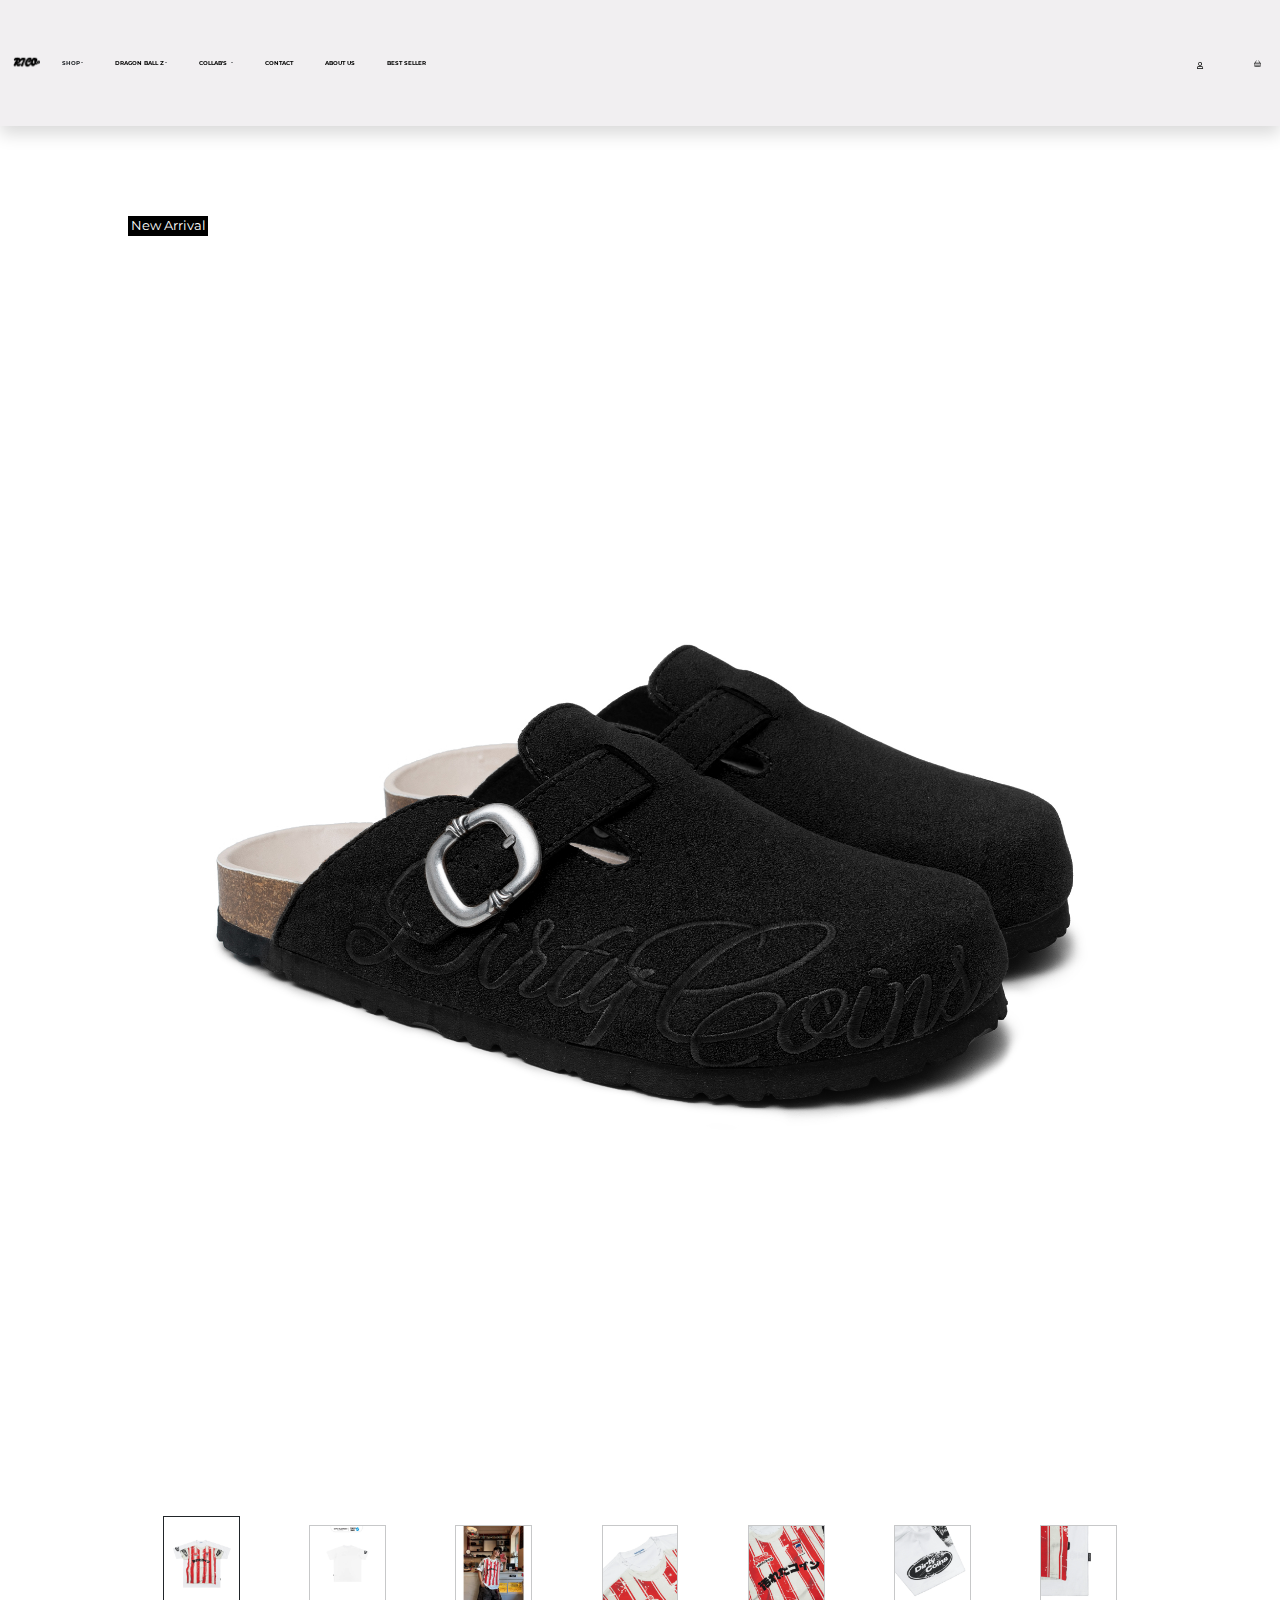
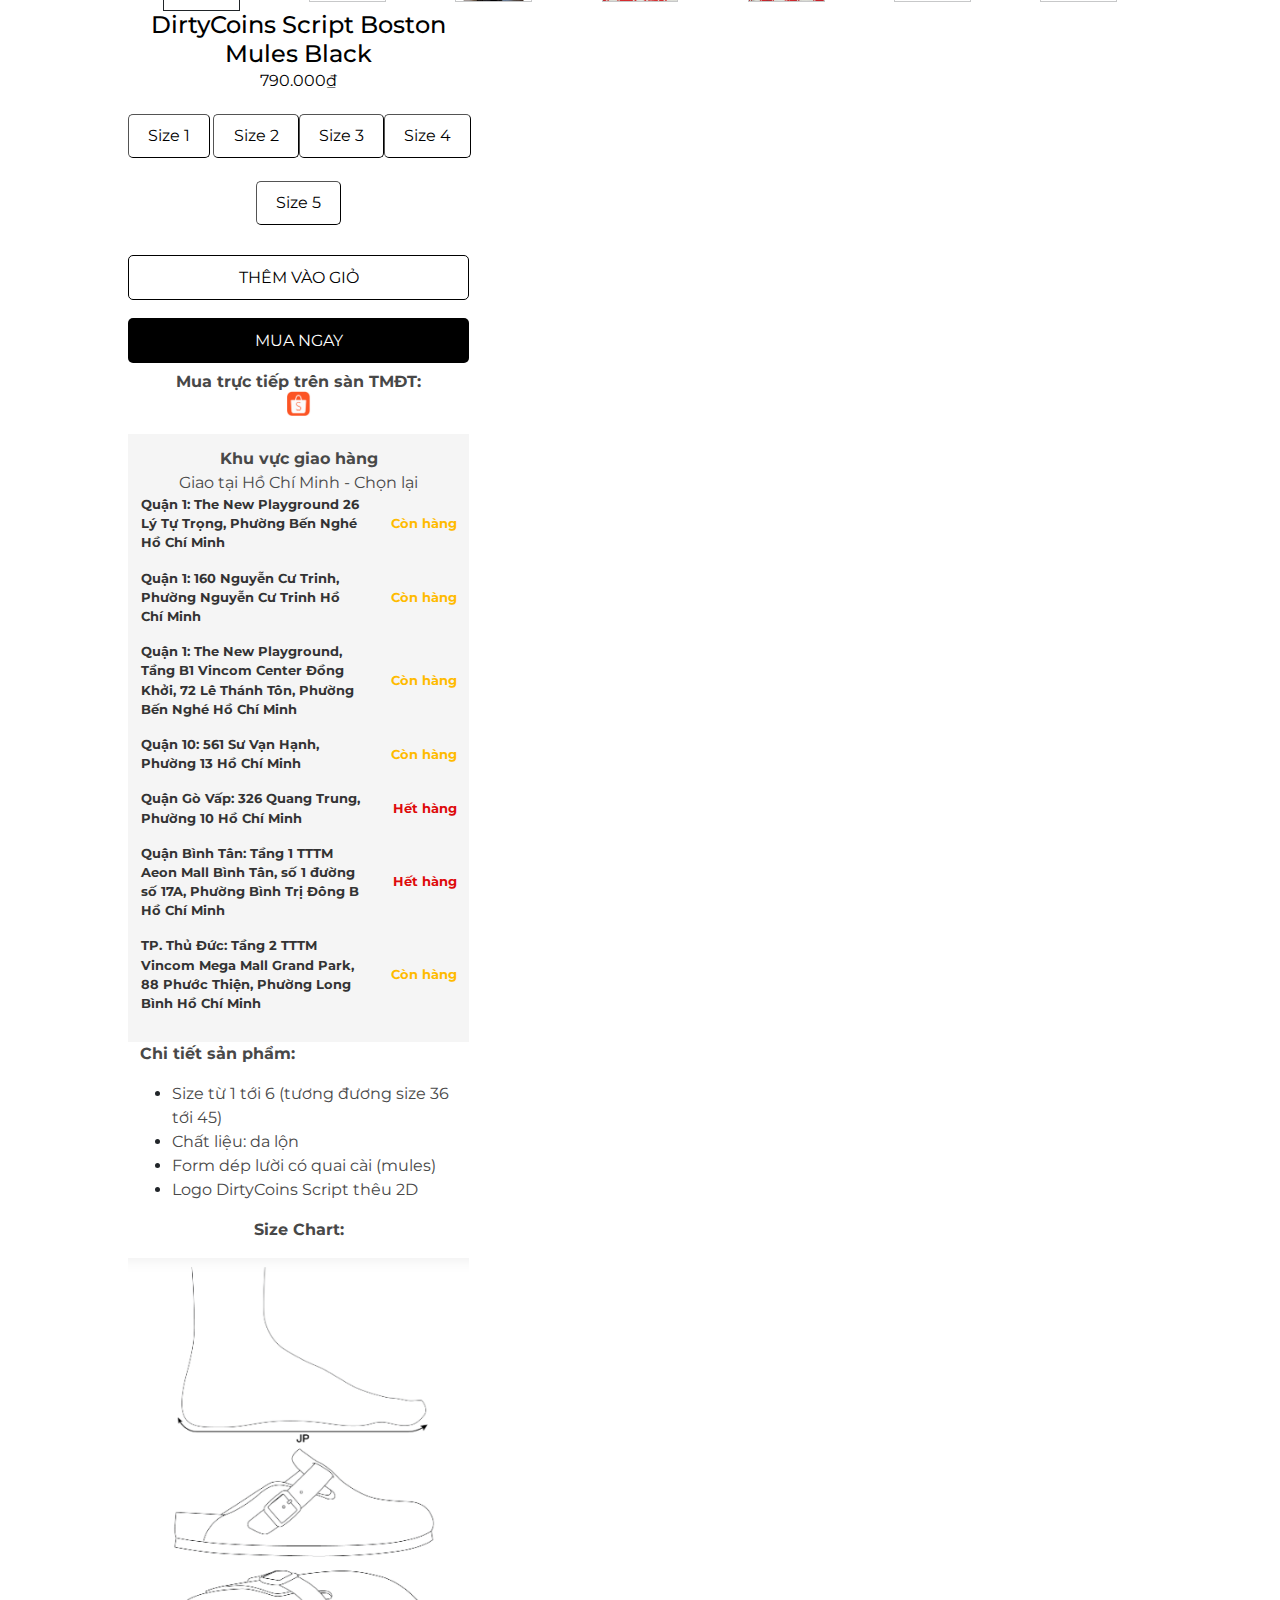
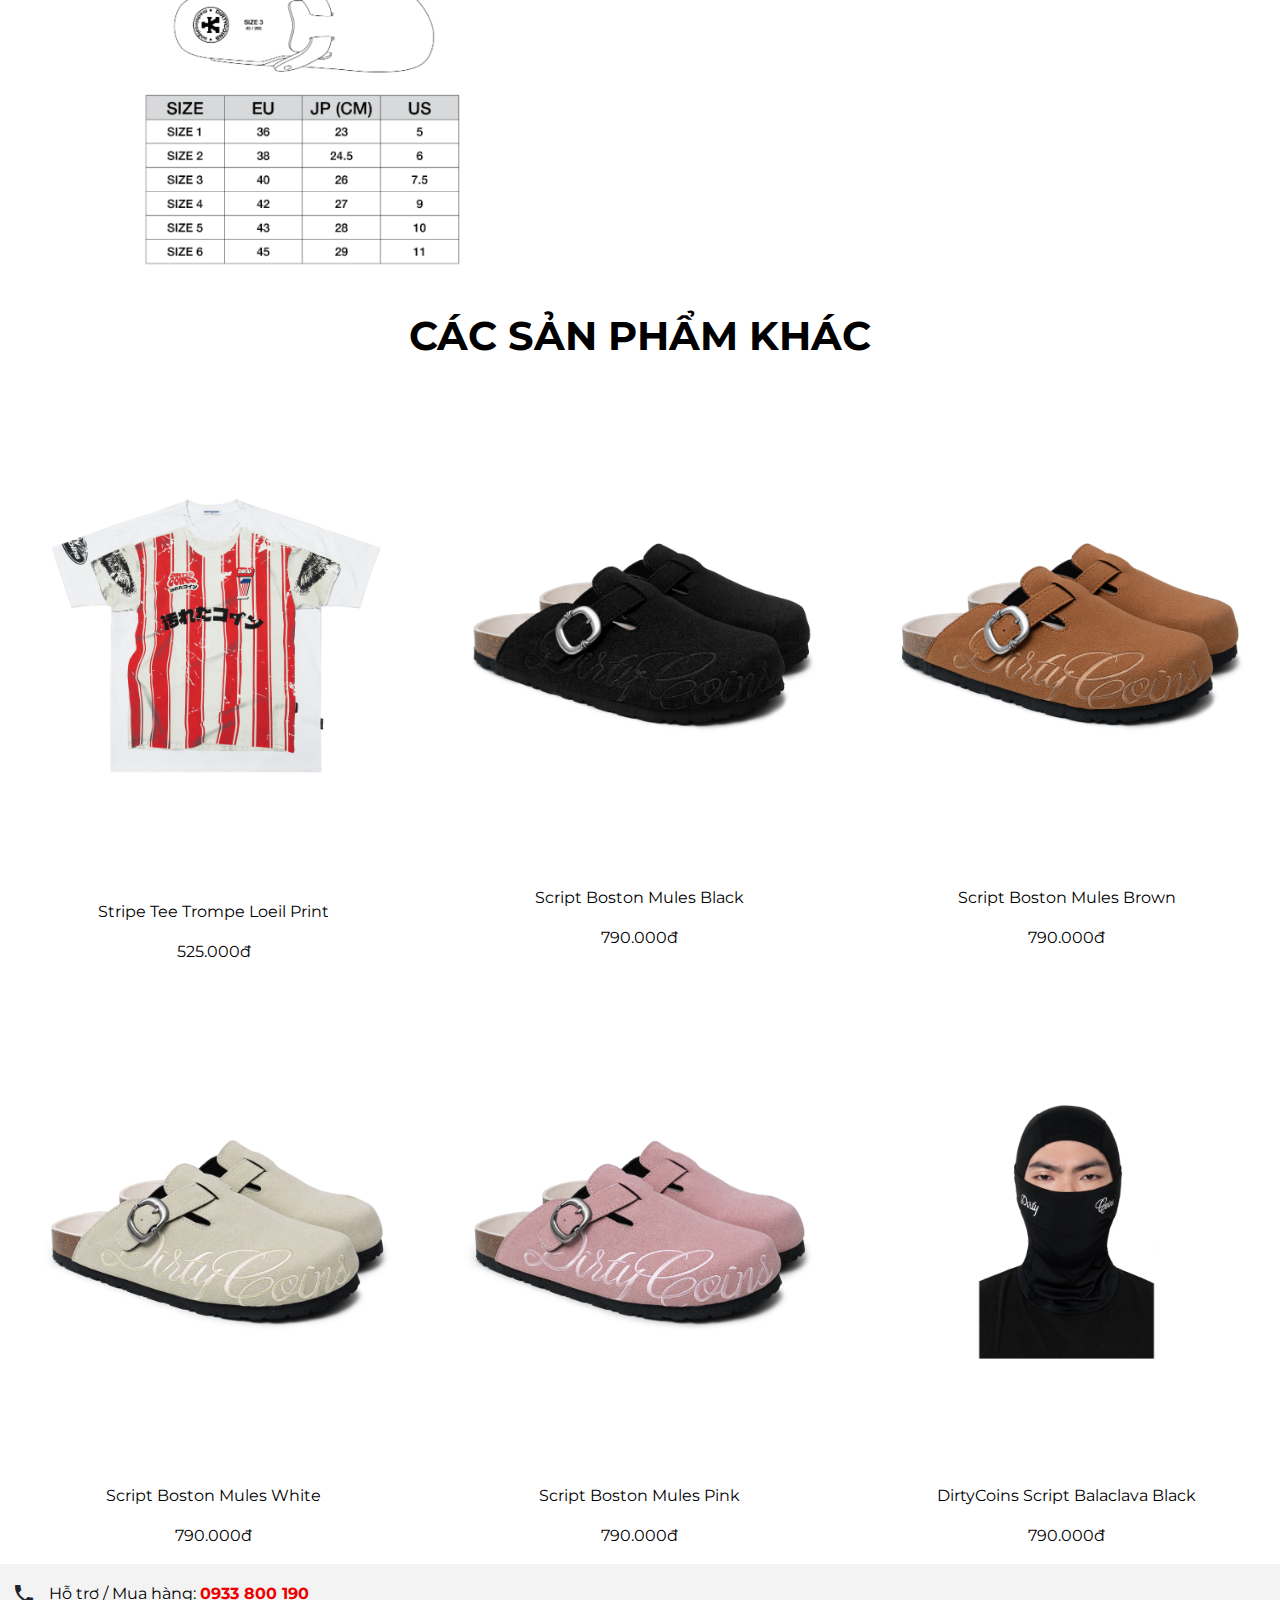
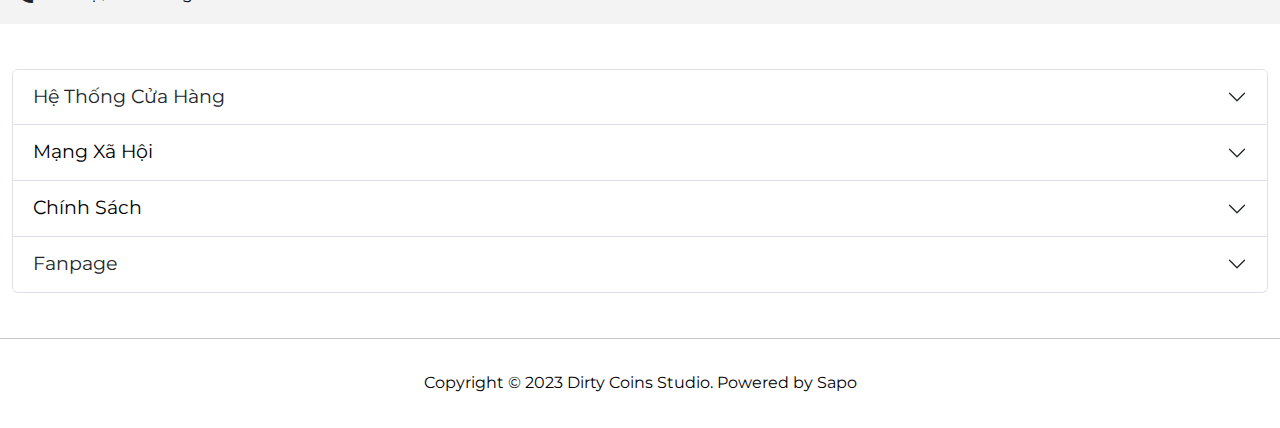
<file: designs/product-6.html>
<!DOCTYPE html><html data-bs-theme="light" lang="en"><head><meta charset="utf-8"><meta name="viewport" content="width=device-width, initial-scale=1.0, shrink-to-fit=no"><title>DoAn-ThietKeGiaoDienNguoiDung</title><link rel="stylesheet" href="assets/bootstrap/css/bootstrap.min.css"><link rel="stylesheet" href="assets/fonts/fontawesome-all.min.css"><link rel="stylesheet" href="assets/fonts/material-icons.min.css"><link rel="stylesheet" href="assets/css/styles.css"><link rel="preconnect" href="https://fonts.googleapis.com">
<link rel="preconnect" href="https://fonts.gstatic.com" crossorigin>
<link href="https://fonts.googleapis.com/css2?family=Montserrat:ital,wght@0,100..900;1,100..900&display=swap" rel="stylesheet">
</head><body class="overflow-x-hidden" style="margin: 0;padding: 0;font-family: Montserrat, sans-serif;"><header class="shadow position-fixed d-flex z-3 flex-row justify-content-center align-items-center flex-nowrap" style="width: 100vw;margin: 0;padding: 0;height: 14vh;background: #f1eff1;padding-right: 1vw;padding-left: 1vw;"><a href="index.html" style="width: auto;height: auto;"><img class="img-fluid logo" width="436" height="436" src="assets/img/3-nobg.png"></a><div class="container text-nowrap" style="padding: 0;"><ul class="nav"><li class="nav-item dropdown"><a class="dropdown-toggle nav-link" aria-expanded="false" data-bs-toggle="dropdown" href="shop.html" style="color: var(--bs-dark);"><strong>SHOP</strong></a><div class="dropdown-menu"><a class="dropdown-item" href="shop.html">TOPS</a><a class="dropdown-item" href="#">BOTTOMS&nbsp;</a><a class="dropdown-item" href="#">ACCESSORIES</a><a class="dropdown-item" href="#">BAGS</a><a class="dropdown-item" href="#">WOMENSWEAR</a><a class="dropdown-item" href="#">COMBO</a></div></li><li class="nav-item dropdown"><a class="dropdown-toggle nav-link" aria-expanded="false" data-bs-toggle="dropdown" href="#" style="color: var(--bs-dark);"><strong><span style="color: rgb(0, 0, 0);">DRAGON BALL Z</span></strong></a><div class="dropdown-menu"><a class="dropdown-item" href="#">DC | DBZ - TOPS</a><a class="dropdown-item" href="#"><span style="color: var(--bs-dropdown-link-hover-color); background-color: var(--bs-dropdown-link-hover-bg);">DC | DBZ - OUTERWEAR</span></a><a class="dropdown-item" href="#"><span style="color: var(--bs-dropdown-link-hover-color); background-color: var(--bs-dropdown-link-hover-bg);">DC | DBZ - ACCESSORIES</span></a></div></li><li class="nav-item dropdown"><a class="dropdown-toggle nav-link" aria-expanded="false" data-bs-toggle="dropdown" href="#" style="color: var(--bs-dark);"><strong><span style="color: rgb(0, 0, 0);">COLLAB'S</span>&nbsp;</strong></a><div class="dropdown-menu"><a class="dropdown-item" href="#">MASEW</a><a class="dropdown-item" href="#">THE UNDERDOGS</a><a class="dropdown-item" href="#">DRAGON BALL Z</a><a class="dropdown-item" href="#">LA LUNE</a><a class="dropdown-item" href="#">GAM ESPORTS</a><a class="dropdown-item" href="#">ONE PIECE</a><a class="dropdown-item" href="#">LIL 'WUYN</a><a class="dropdown-item" href="#">16TYPH</a><a class="dropdown-item" href="#">MILLION DOLLAR BOY</a></div></li><li class="nav-item"><a class="nav-link" href="#" style="color: var(--bs-black);"><strong>CONTACT</strong></a></li><li class="nav-item"><a class="nav-link" href="#" style="color: var(--bs-black);"><strong>ABOUT US</strong></a></li><li class="nav-item"><a class="nav-link" href="#" style="color: rgb(0,0,0);"><strong>BEST SELLER</strong></a></li></ul></div><div class="container d-flex flex-row justify-content-between align-items-center right-header"><div class="shadow flex-row justify-content-center align-items-center search"><input type="search" style="border-width: 0px;height: 7.5vh;padding: 0;background: rgb(241,239,241);" required="" placeholder="Tìm kiếm..."><svg xmlns="http://www.w3.org/2000/svg" width="1em" height="1em" fill="currentColor" viewBox="0 0 16 16" class="bi bi-search">
  <path d="M11.742 10.344a6.5 6.5 0 1 0-1.397 1.398h-.001c.03.04.062.078.098.115l3.85 3.85a1 1 0 0 0 1.415-1.414l-3.85-3.85a1.007 1.007 0 0 0-.115-.1zM12 6.5a5.5 5.5 0 1 1-11 0 5.5 5.5 0 0 1 11 0"></path>
</svg></div><a href="login.html"><i class="far fa-user icon"></i></a><a href="checkout.html"><svg xmlns="http://www.w3.org/2000/svg" width="1em" height="1em" fill="currentColor" viewBox="0 0 16 16" class="bi bi-basket icon">
  <path d="M5.757 1.071a.5.5 0 0 1 .172.686L3.383 6h9.234L10.07 1.757a.5.5 0 1 1 .858-.514L13.783 6H15a1 1 0 0 1 1 1v1a1 1 0 0 1-1 1v4.5a2.5 2.5 0 0 1-2.5 2.5h-9A2.5 2.5 0 0 1 1 13.5V9a1 1 0 0 1-1-1V7a1 1 0 0 1 1-1h1.217L5.07 1.243a.5.5 0 0 1 .686-.172zM2 9v4.5A1.5 1.5 0 0 0 3.5 15h9a1.5 1.5 0 0 0 1.5-1.5V9zM1 7v1h14V7zm3 3a.5.5 0 0 1 .5.5v3a.5.5 0 0 1-1 0v-3A.5.5 0 0 1 4 10m2 0a.5.5 0 0 1 .5.5v3a.5.5 0 0 1-1 0v-3A.5.5 0 0 1 6 10m2 0a.5.5 0 0 1 .5.5v3a.5.5 0 0 1-1 0v-3A.5.5 0 0 1 8 10m2 0a.5.5 0 0 1 .5.5v3a.5.5 0 0 1-1 0v-3a.5.5 0 0 1 .5-.5m2 0a.5.5 0 0 1 .5.5v3a.5.5 0 0 1-1 0v-3a.5.5 0 0 1 .5-.5"></path>
</svg></a></div></header><div class="container" style="width: 100vw;max-width: 100vw;margin: 0;padding: 0;"><div class="row g-0 row-cols-1 row-cols-xxl-2" style="margin: 0;padding-right: 10vw;padding-left: 10vw;padding-top: 24vh;padding-bottom: 5vh;"><div class="col d-flex flex-column product-left"><div class="d-flex justify-content-center align-items-center" style="background: #000000;width: 80px;height: 20px;"><p style="background: rgba(0,0,0,0);color: rgb(255,255,255);font-size: 0.8rem;margin: 0;padding: 0;">New Arrival</p></div><img class="img-fluid" width="2000" height="2500" src="assets/img/post/1-00b6f108-15aa-4aa0-8c25-0f4403cf354a-56a571c3-ad3e-4bcd-abcb-c30a05c4d5b7.jpg"><div class="row g-0 text-nowrap"><div class="col d-flex justify-content-around align-items-center"><img class="img-fluid" width="2000" height="2500" style="width: 6vw;height: auto;border-width: 1px;border-style: solid;" src="assets/img/post/1-1b37dc3a-f5f6-4ea4-b366-8ac438b87aee.jpg"><img class="img-fluid" width="1024" height="1024" style="width: 6vw;height: auto;border: 1px solid rgba(33,37,41,0.25);" src="assets/img/vn-11134207-7ra0g-m9tyu8smy1p665.png"><img class="img-fluid" width="1024" height="1024" style="width: 6vw;height: auto;border: 1px solid rgba(33,37,41,0.25) ;" src="assets/img/vn-11134207-7ras8-mamgev0eayfsf2.png"><img class="img-fluid" width="1024" height="1024" style="width: 6vw;height: auto;border: 1px solid rgba(33,37,41,0.25) ;" src="assets/img/vn-11134207-7ra0g-m9tyu8vetzla9f.png"><img class="img-fluid" width="1024" height="1024" style="width: 6vw;height: auto;border: 1px solid rgba(33,37,41,0.25) ;" src="assets/img/vn-11134207-7ra0g-m9tyu8tgy8ha23.png"><img class="img-fluid" width="1024" height="1024" style="width: 6vw;height: auto;border: 1px solid rgba(33,37,41,0.25) ;" src="assets/img/vn-11134207-7ra0g-m9tyu8tgwtwue4.png"><img class="img-fluid" width="1024" height="1024" style="width: 6vw;height: auto;border: 1px solid rgba(33,37,41,0.25) ;" src="assets/img/vn-11134207-7ra0g-m9tyu8smzg9md5.png"></div></div></div><div class="col col-xl-4 d-flex flex-column justify-content-center align-items-center product-right"><h4 class="text-center" style="margin: 0;"><span style="color: rgb(0, 0, 0);">DirtyCoins Script Boston Mules Black</span></h4><p class="text-center" style="margin: 0;"><span style="color: rgb(0, 0, 0);">790.000₫</span></p><div class="row g-0 row-cols-4 d-flex justify-content-center align-items-center" style="margin-right: 0;margin-left: 0;margin-top: 1vh;margin-bottom: 1vh;height: 15vh;"><div class="col"><button class="text-nowrap" type="button" style="padding-top: 1vh;padding-bottom: 1vh;padding-right: 1.5vw;padding-left: 1.5vw;background-color: #ffffff;border-width: 1px;border-radius: 5px;">Size 1</button></div><div class="col"><button class="text-nowrap" type="button" style="padding-top: 1vh;padding-bottom: 1vh;padding-right: 1.5vw;padding-left: 1.5vw;background-color: #ffffff;border-width: 1px;border-radius: 5px;">Size 2</button></div><div class="col"><button class="text-nowrap" type="button" style="padding-top: 1vh;padding-bottom: 1vh;padding-right: 1.5vw;padding-left: 1.5vw;background-color: #ffffff;border-width: 1px;border-radius: 5px;">Size 3</button></div><div class="col"><button class="text-nowrap" type="button" style="padding-top: 1vh;padding-bottom: 1vh;padding-right: 1.5vw;padding-left: 1.5vw;background-color: #ffffff;border-width: 1px;border-radius: 5px;">Size 4</button></div><div class="col"><button class="text-nowrap" type="button" style="padding-top: 1vh;padding-bottom: 1vh;padding-right: 1.5vw;padding-left: 1.5vw;background-color: #ffffff;border-width: 1px;border-radius: 5px;width: 100%;">Size 5</button></div></div><a class="text-nowrap d-flex justify-content-center align-items-center" role="button" style="padding-top: 1vh;padding-bottom: 1vh;padding-right: 1.5vw;padding-left: 1.5vw;background-color: #ffffff;border-radius: 5px;width: 100%;margin-top: 1vh;margin-bottom: 1vh;height: 45px;border-width: 1px;border-style: solid;" href="cart.html">THÊM VÀO GIỎ</a><a class="text-nowrap d-flex justify-content-center align-items-center" role="button" style="padding-top: 1vh;padding-bottom: 1vh;padding-right: 1.5vw;padding-left: 1.5vw;border-width: 1px;border-radius: 5px;width: 100%;margin-top: 1vh;margin-bottom: 1vh;color: rgb(255,255,255);background: #000000;height: 45px;" href="checkout.html">MUA NGAY</a><h6 style="margin: 0;"><strong><span style="color: rgb(72, 72, 72);">Mua trực tiếp trên sàn TMĐT:</span></strong></h6><img src="assets/img/clipboard-image-4.png" style="width: 25px;height: 25px;margin: 0px;margin-left: 0px;margin-bottom: 2vh;"><div class="row g-0 row-cols-1" style="background: #f5f5f5;width: 100%;padding: 1vw;"><div class="col d-flex flex-column justify-content-center align-items-center"><p class="text-center" style="margin-top: 0px;margin-bottom: 0px;"><strong><span style="color: rgb(72, 72, 72);">Khu vực giao hàng</span></strong></p><p class="text-center" style="margin-bottom: 0px;margin-top: 0px;"><span style="color: rgb(72, 72, 72);">Giao tại Hồ Chí Minh&nbsp;- Chọn lại</span></p></div><div class="col d-flex justify-content-between align-items-center"><p style="width: 70%;font-size: 0.8rem;"><strong><span style="color: rgb(51, 51, 51);">Quận 1: The New Playground 26 Lý Tự Trọng, Phường Bến Nghé Hồ Chí Minh</span></strong></p><p style="width: 30%;text-align: right;font-size: 0.8rem;"><strong><span style="color: rgb(255, 187, 0);">Còn hàng</span></strong></p></div><div class="col d-flex justify-content-between align-items-center"><p style="width: 70%;font-size: 0.8rem;"><strong><span style="color: rgb(51, 51, 51);">Quận 1: 160 Nguyễn Cư Trinh, Phường Nguyễn Cư Trinh Hồ Chí Minh</span></strong></p><p style="width: 30%;text-align: right;font-size: 0.8rem;"><strong><span style="color: rgb(255, 187, 0);">Còn hàng</span></strong></p></div><div class="col d-flex justify-content-between align-items-center"><p style="width: 70%;font-size: 0.8rem;"><strong><span style="color: rgb(51, 51, 51);">Quận 1: The New Playground, Tầng B1 Vincom Center Đồng Khởi, 72 Lê Thánh Tôn, Phường Bến Nghé Hồ Chí Minh</span></strong></p><p style="width: 30%;text-align: right;font-size: 0.8rem;"><strong><span style="color: rgb(255, 187, 0);">Còn hàng</span></strong></p></div><div class="col d-flex justify-content-between align-items-center"><p style="width: 70%;font-size: 0.8rem;"><strong><span style="color: rgb(51, 51, 51);">Quận 10: 561 Sư Vạn Hạnh, Phường 13 Hồ Chí Minh</span></strong></p><p style="width: 30%;text-align: right;font-size: 0.8rem;"><strong><span style="color: rgb(255, 187, 0);">Còn hàng</span></strong></p></div><div class="col d-flex justify-content-between align-items-center"><p style="width: 70%;font-size: 0.8rem;"><strong><span style="color: rgb(51, 51, 51);">Quận Gò Vấp: 326 Quang Trung, Phường 10 Hồ Chí Minh</span></strong></p><p style="width: 30%;text-align: right;font-size: 0.8rem;"><strong><span style="color: rgb(222, 10, 10);">Hết hàng</span></strong></p></div><div class="col d-flex justify-content-between align-items-center"><p style="width: 70%;font-size: 0.8rem;"><strong><span style="color: rgb(51, 51, 51);">Quận Bình Tân: Tầng 1 TTTM Aeon Mall Bình Tân, số 1 đường số 17A, Phường Bình Trị Đông B Hồ Chí Minh</span></strong></p><p style="width: 30%;text-align: right;font-size: 0.8rem;"><strong><span style="color: rgb(222, 10, 10);">Hết hàng</span></strong></p></div><div class="col d-flex justify-content-between align-items-center"><p style="width: 70%;font-size: 0.8rem;"><strong><span style="color: rgb(51, 51, 51);">TP. Thủ Đức: Tầng 2 TTTM Vincom Mega Mall Grand Park, 88 Phước Thiện, Phường Long Bình Hồ Chí Minh</span></strong></p><p style="width: 30%;text-align: right;font-size: 0.8rem;"><strong><span style="color: rgb(255, 187, 0);">Còn hàng</span></strong></p></div></div><div class="row" style="width: 100%;"><div class="col d-flex flex-column justify-content-center align-items-start"><p><strong><span style="color: rgb(72, 72, 72);">Chi tiết sản phẩm:</span></strong></p><ul><li><span style="color: rgb(72, 72, 72);">Size từ 1 tới 6 (tương đương size 36 tới 45)</span></li><li><span style="color: rgb(72, 72, 72);">Chất liệu:&nbsp;da lộn</span></li><li><span style="color: rgb(72, 72, 72);">Form dép lười có quai cài (mules)</span></li><li><span style="color: rgb(72, 72, 72);">Logo DirtyCoins Script thêu 2D</span></li></ul></div></div><p class="text-center"><strong><span style="color: rgb(72, 72, 72);">Size Chart:</span></strong></p><img class="img-fluid" width="405" height="723" src="assets/img/Screenshot%202025-07-20%20021032.png"></div></div><h1 class="text-center"><strong><span style="color: rgb(0, 0, 0);">CÁC SẢN PHẨM KHÁC</span></strong></h1><div class="row row-cols-3" style="width: 100vw;margin: 0;"><div class="col col-xxl-2 d-flex flex-column justify-content-center align-items-center" style="padding: 0px;"><a href="#" style="margin-right: 0px;margin-left: 1px;padding-right: 0px;"><img class="img-fluid" width="2000" height="2500" src="assets/img/post/1-1b37dc3a-f5f6-4ea4-b366-8ac438b87aee.jpg"><p class="text-center">Stripe Tee Trompe Loeil Print</p><p class="text-center">525.000đ</p></a></div><div class="col col-xxl-2 d-flex flex-column justify-content-center align-items-center"><a href="#"><img class="img-fluid" width="2000" height="2500" src="assets/img/post/1-00b6f108-15aa-4aa0-8c25-0f4403cf354a-56a571c3-ad3e-4bcd-abcb-c30a05c4d5b7.jpg"><p class="text-center">Script Boston Mules Black</p><p class="text-center">790.000đ</p></a></div><div class="col col-xxl-2 d-flex flex-column justify-content-center align-items-center"><a href="#"><img class="img-fluid" width="2000" height="2500" src="assets/img/post/1-2257c9cd-c362-47b0-8e3b-544bfa89cde8.jpg"><p class="text-center">Script Boston Mules Brown</p><p class="text-center">790.000đ</p></a></div><div class="col col-xxl-2 d-flex flex-column justify-content-center align-items-center"><a href="#"><img class="img-fluid" width="2000" height="2500" src="assets/img/post/1-33d89744-b5da-4eb0-aa4b-4b1d735261a9.jpg"><p class="text-center">Script Boston Mules White</p><p class="text-center">790.000đ</p></a></div><div class="col col-xxl-2 d-flex flex-column justify-content-center align-items-center"><a href="#"><img class="img-fluid" width="2000" height="2500" src="assets/img/post/1-compressed-214c4ba1-0917-46f4-bf5f-49c8de24f1c0.jpg"><p class="text-center">Script Boston Mules Pink</p><p class="text-center">790.000đ</p></a></div><div class="col col-xxl-2 d-flex flex-column justify-content-center align-items-center"><a href="#"><img class="img-fluid" width="2000" height="2500" src="assets/img/post/3-dbe0588d-f881-432a-be94-851141892e12.jpg"><p class="text-center">DirtyCoins Script Balaclava Black</p><p class="text-center">790.000đ</p></a></div></div></div><footer style="width: 100vw;"><div class="container d-flex flex-row justify-content-start align-items-center" style="width: 100vw;max-width: 100vw;background: #f3f3f3;margin: 0;padding-top: 2vh;padding-bottom: 2vh;"><i class="material-icons">phone</i><p style="margin: 0;margin-left: 1vw;"><span style="color: rgb(0, 0, 0);">Hỗ trợ / Mua hàng:&nbsp;</span><a href="tel:0933800190"><strong><span style="color: rgb(238, 0, 0);">0933 800 190</span></strong></a></p></div><div class="container d-flex flex-row" style="width: 100vw;max-width: 100vw;background: rgba(255,255,255,0);margin: 0;"><div class="accordion" role="tablist" id="accordion-1" style="width: 100%;margin-bottom: 5vh;margin-top: 5vh;"><div class="accordion-item"><h2 class="accordion-header" role="tab"><button class="accordion-button collapsed" type="button" data-bs-toggle="collapse" data-bs-target="#accordion-1 .item-1" aria-expanded="false" aria-controls="accordion-1 .item-1" style="font-size: 19px;">Hệ Thống Cửa Hàng</button></h2><div class="accordion-collapse collapse item-1" role="tabpanel" data-bs-parent="#accordion-1"><div class="accordion-body"><p class="mb-0"><strong><span style="color: rgb(72, 72, 72);">Chi Nhánh Hồ Chí Minh:</span></strong><br><strong><span style="color: rgb(72, 72, 72);">Phường Sài Gòn</span></strong><span style="color: rgb(72, 72, 72);">&nbsp;- The New Playground, Tầng B1 Vincom Center Đồng Khởi, 72 Lê Thánh Tôn.</span><br><strong><span style="color: rgb(72, 72, 72);">Phường An Lạc</span></strong><span style="color: rgb(72, 72, 72);">&nbsp;- Tầng 1 TTTM Aeon Mall Bình Tân, số 1 đường số 17A.</span><br><strong><span style="color: rgb(72, 72, 72);">Phường Long Bình</span></strong><span style="color: rgb(72, 72, 72);">&nbsp;- Tầng 2 TTTM Vincom Mega Mall Grand Park.</span><br><strong><span style="color: rgb(72, 72, 72);">Phường Hòa Hưng</span></strong><span style="color: rgb(72, 72, 72);">&nbsp;- 561 Sư Vạn Hạnh.</span><br><strong><span style="color: rgb(72, 72, 72);">Phường Cầu Ông Lãnh</span></strong><span style="color: rgb(72, 72, 72);">&nbsp;- 160 Nguyễn Cư Trinh.</span><br><strong><span style="color: rgb(72, 72, 72);">Phường Sài Gòn</span></strong><span style="color: rgb(72, 72, 72);">&nbsp;- The New Playground 26 Lý Tự Trọng.</span><br><strong><span style="color: rgb(72, 72, 72);">Phường Gò Vấp</span></strong><span style="color: rgb(72, 72, 72);">&nbsp;- 326 Quang Trung.</span><br><strong><span style="color: rgb(72, 72, 72);">Phường Thủ Dầu Một</span></strong><span style="color: rgb(72, 72, 72);">&nbsp;- 28 Yersin.</span></p><p class="mb-0"><strong><span style="color: rgb(72, 72, 72);">Chi Nhánh Đồng Nai:</span></strong><br><strong><span style="color: rgb(72, 72, 72);">Phường Tam Hiệp&nbsp;</span></strong><span style="color: rgb(72, 72, 72);">- 151A Phan Trung.</span></p><p class="mb-0"><strong><span style="color: rgb(72, 72, 72);">Chi Nhánh Cần Thơ:</span></strong><br><strong><span style="color: rgb(72, 72, 72);">Phường Ninh Kiều</span></strong><span style="color: rgb(72, 72, 72);">&nbsp;- 52 Mậu Thân.</span></p><p class="mb-0"><strong><span style="color: rgb(72, 72, 72);">Chi Nhánh Hà Nội:</span></strong><br><strong><span style="color: rgb(72, 72, 72);">Phường Dương Nội</span></strong><span style="color: rgb(72, 72, 72);">&nbsp;- Tầng 2 TTTM Aeon Mall Hà Đông Khu dân cư Hoàng Văn Thụ.</span></p><p class="mb-0"><strong><span style="color: rgb(72, 72, 72);">Chi Nhánh Hưng Yên:</span></strong><br><strong><span style="color: rgb(72, 72, 72);">Xã Nghĩa Trụ</span></strong><span style="color: rgb(72, 72, 72);">&nbsp;- PT.TV 136 - Mega Grand World - Ocean Park 3.</span></p><p class="mb-0"><strong><span style="color: rgb(72, 72, 72);">Chi Nhánh Hải Phòng:</span></strong><br><strong><span style="color: rgb(72, 72, 72);">Phường Lê Chân</span></strong><span style="color: rgb(72, 72, 72);">&nbsp;- Tầng 2 TTTM Aeon Mall Hải Phòng Lê Chân số 10 Võ Nguyên Giáp.</span></p><p class="mb-0"><a href="tel:0933800190"><span style="color: rgb(67, 67, 67); background-color: transparent;">0933 800 190</span></a><span style="color: rgb(72, 72, 72);">&nbsp;-&nbsp;</span><a href="tel:1900252557"><span style="color: rgb(67, 67, 67); background-color: transparent;">1900252557</span></a><br><a href="mailto:csteamdcs@gmail.com"><span style="color: rgb(67, 67, 67); background-color: transparent;">csteamdcs@gmail.com</span></a></p></div></div></div><div class="accordion-item"><h2 class="accordion-header" role="tab"><button class="accordion-button collapsed" type="button" data-bs-toggle="collapse" data-bs-target="#accordion-1 .item-2" aria-expanded="false" aria-controls="accordion-1 .item-2" style="font-size: 19px;"><br><span style="color: rgb(0, 0, 0);">Mạng Xã Hội</span></button></h2><div class="accordion-collapse collapse item-2" role="tabpanel" data-bs-parent="#accordion-1"><div class="accordion-body"><svg xmlns="http://www.w3.org/2000/svg" width="1em" height="1em" fill="currentColor" viewBox="0 0 16 16" class="bi bi-facebook" style="font-size: 30px;">
  <path d="M16 8.049c0-4.446-3.582-8.05-8-8.05C3.58 0-.002 3.603-.002 8.05c0 4.017 2.926 7.347 6.75 7.951v-5.625h-2.03V8.05H6.75V6.275c0-2.017 1.195-3.131 3.022-3.131.876 0 1.791.157 1.791.157v1.98h-1.009c-.993 0-1.303.621-1.303 1.258v1.51h2.218l-.354 2.326H9.25V16c3.824-.604 6.75-3.934 6.75-7.951"></path>
</svg><svg xmlns="http://www.w3.org/2000/svg" width="1em" height="1em" fill="currentColor" viewBox="0 0 16 16" class="bi bi-youtube" style="font-size: 29px;">
  <path d="M8.051 1.999h.089c.822.003 4.987.033 6.11.335a2.01 2.01 0 0 1 1.415 1.42c.101.38.172.883.22 1.402l.01.104.022.26.008.104c.065.914.073 1.77.074 1.957v.075c-.001.194-.01 1.108-.082 2.06l-.008.105-.009.104c-.05.572-.124 1.14-.235 1.558a2.007 2.007 0 0 1-1.415 1.42c-1.16.312-5.569.334-6.18.335h-.142c-.309 0-1.587-.006-2.927-.052l-.17-.006-.087-.004-.171-.007-.171-.007c-1.11-.049-2.167-.128-2.654-.26a2.007 2.007 0 0 1-1.415-1.419c-.111-.417-.185-.986-.235-1.558L.09 9.82l-.008-.104A31.4 31.4 0 0 1 0 7.68v-.123c.002-.215.01-.958.064-1.778l.007-.103.003-.052.008-.104.022-.26.01-.104c.048-.519.119-1.023.22-1.402a2.007 2.007 0 0 1 1.415-1.42c.487-.13 1.544-.21 2.654-.26l.17-.007.172-.006.086-.003.171-.007A99.788 99.788 0 0 1 7.858 2h.193zM6.4 5.209v4.818l4.157-2.408z"></path>
</svg><svg xmlns="http://www.w3.org/2000/svg" width="1em" height="1em" fill="currentColor" viewBox="0 0 16 16" class="bi bi-instagram" style="font-size: 30px;">
  <path d="M8 0C5.829 0 5.556.01 4.703.048 3.85.088 3.269.222 2.76.42a3.917 3.917 0 0 0-1.417.923A3.927 3.927 0 0 0 .42 2.76C.222 3.268.087 3.85.048 4.7.01 5.555 0 5.827 0 8.001c0 2.172.01 2.444.048 3.297.04.852.174 1.433.372 1.942.205.526.478.972.923 1.417.444.445.89.719 1.416.923.51.198 1.09.333 1.942.372C5.555 15.99 5.827 16 8 16s2.444-.01 3.298-.048c.851-.04 1.434-.174 1.943-.372a3.916 3.916 0 0 0 1.416-.923c.445-.445.718-.891.923-1.417.197-.509.332-1.09.372-1.942C15.99 10.445 16 10.173 16 8s-.01-2.445-.048-3.299c-.04-.851-.175-1.433-.372-1.941a3.926 3.926 0 0 0-.923-1.417A3.911 3.911 0 0 0 13.24.42c-.51-.198-1.092-.333-1.943-.372C10.443.01 10.172 0 7.998 0h.003zm-.717 1.442h.718c2.136 0 2.389.007 3.232.046.78.035 1.204.166 1.486.275.373.145.64.319.92.599.28.28.453.546.598.92.11.281.24.705.275 1.485.039.843.047 1.096.047 3.231s-.008 2.389-.047 3.232c-.035.78-.166 1.203-.275 1.485a2.47 2.47 0 0 1-.599.919c-.28.28-.546.453-.92.598-.28.11-.704.24-1.485.276-.843.038-1.096.047-3.232.047s-2.39-.009-3.233-.047c-.78-.036-1.203-.166-1.485-.276a2.478 2.478 0 0 1-.92-.598 2.48 2.48 0 0 1-.6-.92c-.109-.281-.24-.705-.275-1.485-.038-.843-.046-1.096-.046-3.233 0-2.136.008-2.388.046-3.231.036-.78.166-1.204.276-1.486.145-.373.319-.64.599-.92.28-.28.546-.453.92-.598.282-.11.705-.24 1.485-.276.738-.034 1.024-.044 2.515-.045v.002zm4.988 1.328a.96.96 0 1 0 0 1.92.96.96 0 0 0 0-1.92zm-4.27 1.122a4.109 4.109 0 1 0 0 8.217 4.109 4.109 0 0 0 0-8.217zm0 1.441a2.667 2.667 0 1 1 0 5.334 2.667 2.667 0 0 1 0-5.334"></path>
</svg></div></div></div><div class="accordion-item"><h2 class="accordion-header" role="tab"><button class="accordion-button collapsed" type="button" data-bs-toggle="collapse" data-bs-target="#accordion-1 .item-3" aria-expanded="false" aria-controls="accordion-1 .item-3" style="font-size: 19px;"><br><span style="color: rgb(0, 0, 0);">Chính Sách</span></button></h2><div class="accordion-collapse collapse item-3" role="tabpanel" data-bs-parent="#accordion-1"><div class="accordion-body"><ul><li><a href="https://dirtycoins.vn/chinh-sach-bao-ve-thong-tin-ca-nhan" target="_blank"><span style="color: rgb(67, 67, 67); background-color: transparent;">Chính sách bảo mật</span></a></li><li><a href="https://dirtycoins.vn/faq-cau-hoi-thuong-gap" target="_blank"><span style="color: rgb(67, 67, 67); background-color: transparent;">FAQ</span></a></li><li><a href="https://dirtycoins.vn/chinh-sach-the-thanh-vien" target="_blank"><span style="color: rgb(67, 67, 67); background-color: transparent;">Chính sách Thẻ Thành viên</span></a></li><li><a href="https://dirtycoins.vn/chinh-sach-bao-hanh-san-pham" target="_blank"><span style="color: rgb(67, 67, 67); background-color: transparent;">Chính sách Bảo hành &amp; Đổi trả</span></a></li><li><a href="https://dirtycoins.vn/chinh-sach-giao-hang-hoa-toc" target="_blank"><span style="color: rgb(67, 67, 67); background-color: transparent;">Chính sách giao hàng hỏa tốc</span></a></li></ul></div></div></div><div class="accordion-item"><h2 class="accordion-header" role="tab"><button class="accordion-button collapsed" type="button" data-bs-toggle="collapse" data-bs-target="#accordion-1 .item-4" aria-expanded="false" aria-controls="accordion-1 .item-4" style="font-size: 19px;">Fanpage</button></h2><div class="accordion-collapse collapse item-4" role="tabpanel" data-bs-parent="#accordion-1"><div class="accordion-body"></div></div></div></div><div class="row g-0 row-cols-4 footer-row" style="width: 100vw;"><div class="col" style="padding-right: 0px;margin-right: -10px;"><h4><strong><span style="color: rgb(0, 0, 0);">Hệ Thống Cửa Hàng</span></strong></h4><p style="margin-right: -367px;margin-left: 11px;margin-bottom: 0px;"><strong><span style="color: rgb(72, 72, 72);">Chi Nhánh Hồ Chí Minh:</span></strong><br><strong><span style="color: rgb(72, 72, 72);">Phường Sài Gòn</span></strong><span style="color: rgb(72, 72, 72);">&nbsp;- The New Playground, Tầng B1 Vincom Center Đồng Khởi, 72 Lê Thánh Tôn.</span><br><strong><span style="color: rgb(72, 72, 72);">Phường An Lạc</span></strong><span style="color: rgb(72, 72, 72);">&nbsp;- Tầng 1 TTTM Aeon Mall Bình Tân, số 1 đường số 17A.</span><br><strong><span style="color: rgb(72, 72, 72);">Phường Long Bình</span></strong><span style="color: rgb(72, 72, 72);">&nbsp;- Tầng 2 TTTM Vincom Mega Mall Grand Park.</span><br><strong><span style="color: rgb(72, 72, 72);">Phường Hòa Hưng</span></strong><span style="color: rgb(72, 72, 72);">&nbsp;- 561 Sư Vạn Hạnh.</span><br><strong><span style="color: rgb(72, 72, 72);">Phường Cầu Ông Lãnh</span></strong><span style="color: rgb(72, 72, 72);">&nbsp;- 160 Nguyễn Cư Trinh.</span><br><strong><span style="color: rgb(72, 72, 72);">Phường Sài Gòn</span></strong><span style="color: rgb(72, 72, 72);">&nbsp;- The New Playground 26 Lý Tự Trọng.</span><br><strong><span style="color: rgb(72, 72, 72);">Phường Gò Vấp</span></strong><span style="color: rgb(72, 72, 72);">&nbsp;- 326 Quang Trung.</span><br><strong><span style="color: rgb(72, 72, 72);">Phường Thủ Dầu Một</span></strong><span style="color: rgb(72, 72, 72);">&nbsp;- 28 Yersin.</span></p><p style="margin-right: -367px;margin-left: 11px;margin-bottom: 0px;"><strong><span style="color: rgb(72, 72, 72);">Chi Nhánh Đồng Nai:</span></strong><br><strong><span style="color: rgb(72, 72, 72);">Phường Tam Hiệp&nbsp;</span></strong><span style="color: rgb(72, 72, 72);">- 151A Phan Trung.</span></p><p style="margin-right: -367px;margin-left: 11px;margin-bottom: 0px;"><strong><span style="color: rgb(72, 72, 72);">Chi Nhánh Cần Thơ:</span></strong><br><strong><span style="color: rgb(72, 72, 72);">Phường Ninh Kiều</span></strong><span style="color: rgb(72, 72, 72);">&nbsp;- 52 Mậu Thân.</span></p><p style="margin-right: -367px;margin-left: 11px;margin-bottom: 0px;"><strong><span style="color: rgb(72, 72, 72);">Chi Nhánh Hà Nội:</span></strong><br><strong><span style="color: rgb(72, 72, 72);">Phường Dương Nội</span></strong><span style="color: rgb(72, 72, 72);">&nbsp;- Tầng 2 TTTM Aeon Mall Hà Đông Khu dân cư Hoàng Văn Thụ.</span></p><p style="margin-right: -367px;margin-left: 11px;margin-bottom: 0px;"><strong><span style="color: rgb(72, 72, 72);">Chi Nhánh Hưng Yên:</span></strong><br><strong><span style="color: rgb(72, 72, 72);">Xã Nghĩa Trụ</span></strong><span style="color: rgb(72, 72, 72);">&nbsp;- PT.TV 136 - Mega Grand World - Ocean Park 3.</span></p><p style="margin-right: -367px;margin-left: 11px;margin-bottom: 0px;"><strong><span style="color: rgb(72, 72, 72);">Chi Nhánh Hải Phòng:</span></strong><br><strong><span style="color: rgb(72, 72, 72);">Phường Lê Chân</span></strong><span style="color: rgb(72, 72, 72);">&nbsp;- Tầng 2 TTTM Aeon Mall Hải Phòng Lê Chân số 10 Võ Nguyên Giáp.</span></p><p style="margin-right: -367px;margin-left: 11px;margin-bottom: 21px;"><a href="tel:0933800190"><span style="color: rgb(67, 67, 67); background-color: transparent;">0933 800 190</span></a><span style="color: rgb(72, 72, 72);">&nbsp;-&nbsp;</span><a href="tel:1900252557"><span style="color: rgb(67, 67, 67); background-color: transparent;">1900252557</span></a><br><a href="mailto:csteamdcs@gmail.com"><span style="color: rgb(67, 67, 67); background-color: transparent;">csteamdcs@gmail.com</span></a></p></div><div class="col" style="margin-left: 388px;"><h4><strong>Mạng Xã Hội</strong></h4><div style="margin-bottom: 38px;"><svg xmlns="http://www.w3.org/2000/svg" width="1em" height="1em" fill="currentColor" viewBox="0 0 16 16" class="bi bi-facebook" style="font-size: 41px;width: 40px;height: 40px;margin-right: 10px;">
  <path d="M16 8.049c0-4.446-3.582-8.05-8-8.05C3.58 0-.002 3.603-.002 8.05c0 4.017 2.926 7.347 6.75 7.951v-5.625h-2.03V8.05H6.75V6.275c0-2.017 1.195-3.131 3.022-3.131.876 0 1.791.157 1.791.157v1.98h-1.009c-.993 0-1.303.621-1.303 1.258v1.51h2.218l-.354 2.326H9.25V16c3.824-.604 6.75-3.934 6.75-7.951"></path>
</svg><svg xmlns="http://www.w3.org/2000/svg" width="1em" height="1em" fill="currentColor" viewBox="0 0 16 16" class="bi bi-youtube" style="font-size: 15px;height: 40px;width: 40px;margin-right: 10px;">
  <path d="M8.051 1.999h.089c.822.003 4.987.033 6.11.335a2.01 2.01 0 0 1 1.415 1.42c.101.38.172.883.22 1.402l.01.104.022.26.008.104c.065.914.073 1.77.074 1.957v.075c-.001.194-.01 1.108-.082 2.06l-.008.105-.009.104c-.05.572-.124 1.14-.235 1.558a2.007 2.007 0 0 1-1.415 1.42c-1.16.312-5.569.334-6.18.335h-.142c-.309 0-1.587-.006-2.927-.052l-.17-.006-.087-.004-.171-.007-.171-.007c-1.11-.049-2.167-.128-2.654-.26a2.007 2.007 0 0 1-1.415-1.419c-.111-.417-.185-.986-.235-1.558L.09 9.82l-.008-.104A31.4 31.4 0 0 1 0 7.68v-.123c.002-.215.01-.958.064-1.778l.007-.103.003-.052.008-.104.022-.26.01-.104c.048-.519.119-1.023.22-1.402a2.007 2.007 0 0 1 1.415-1.42c.487-.13 1.544-.21 2.654-.26l.17-.007.172-.006.086-.003.171-.007A99.788 99.788 0 0 1 7.858 2h.193zM6.4 5.209v4.818l4.157-2.408z"></path>
</svg><svg xmlns="http://www.w3.org/2000/svg" width="1em" height="1em" fill="currentColor" viewBox="0 0 16 16" class="bi bi-instagram" style="font-size: 41px;width: 40px;height: 40px;">
  <path d="M8 0C5.829 0 5.556.01 4.703.048 3.85.088 3.269.222 2.76.42a3.917 3.917 0 0 0-1.417.923A3.927 3.927 0 0 0 .42 2.76C.222 3.268.087 3.85.048 4.7.01 5.555 0 5.827 0 8.001c0 2.172.01 2.444.048 3.297.04.852.174 1.433.372 1.942.205.526.478.972.923 1.417.444.445.89.719 1.416.923.51.198 1.09.333 1.942.372C5.555 15.99 5.827 16 8 16s2.444-.01 3.298-.048c.851-.04 1.434-.174 1.943-.372a3.916 3.916 0 0 0 1.416-.923c.445-.445.718-.891.923-1.417.197-.509.332-1.09.372-1.942C15.99 10.445 16 10.173 16 8s-.01-2.445-.048-3.299c-.04-.851-.175-1.433-.372-1.941a3.926 3.926 0 0 0-.923-1.417A3.911 3.911 0 0 0 13.24.42c-.51-.198-1.092-.333-1.943-.372C10.443.01 10.172 0 7.998 0h.003zm-.717 1.442h.718c2.136 0 2.389.007 3.232.046.78.035 1.204.166 1.486.275.373.145.64.319.92.599.28.28.453.546.598.92.11.281.24.705.275 1.485.039.843.047 1.096.047 3.231s-.008 2.389-.047 3.232c-.035.78-.166 1.203-.275 1.485a2.47 2.47 0 0 1-.599.919c-.28.28-.546.453-.92.598-.28.11-.704.24-1.485.276-.843.038-1.096.047-3.232.047s-2.39-.009-3.233-.047c-.78-.036-1.203-.166-1.485-.276a2.478 2.478 0 0 1-.92-.598 2.48 2.48 0 0 1-.6-.92c-.109-.281-.24-.705-.275-1.485-.038-.843-.046-1.096-.046-3.233 0-2.136.008-2.388.046-3.231.036-.78.166-1.204.276-1.486.145-.373.319-.64.599-.92.28-.28.546-.453.92-.598.282-.11.705-.24 1.485-.276.738-.034 1.024-.044 2.515-.045v.002zm4.988 1.328a.96.96 0 1 0 0 1.92.96.96 0 0 0 0-1.92zm-4.27 1.122a4.109 4.109 0 1 0 0 8.217 4.109 4.109 0 0 0 0-8.217zm0 1.441a2.667 2.667 0 1 1 0 5.334 2.667 2.667 0 0 1 0-5.334"></path>
</svg></div><h4><strong>Chính Sách</strong></h4><ul><li><a href="https://dirtycoins.vn/chinh-sach-bao-ve-thong-tin-ca-nhan" target="_blank"><span style="color: rgb(67, 67, 67); background-color: transparent;">Chính sách bảo mật</span></a></li><li><a href="https://dirtycoins.vn/faq-cau-hoi-thuong-gap" target="_blank"><span style="color: rgb(67, 67, 67); background-color: transparent;">FAQ</span></a></li><li><a href="https://dirtycoins.vn/chinh-sach-the-thanh-vien" target="_blank"><span style="background-color: transparent;">Chính sách Thẻ Thành viên</span></a></li><li><a href="https://dirtycoins.vn/chinh-sach-bao-hanh-san-pham" target="_blank"><span style="color: rgb(67, 67, 67); background-color: transparent;">Chính sách Bảo hành &amp; Đổi trả</span></a></li><li><a href="https://dirtycoins.vn/chinh-sach-giao-hang-hoa-toc" target="_blank"><span style="color: rgb(67, 67, 67); background-color: transparent;">Chính sách giao hàng hỏa tốc</span></a></li></ul></div><div class="col" style="margin-left: -34px;"><h4><strong>Fanpage</strong></h4></div></div></div><div class="container d-flex flex-row justify-content-center align-items-center" style="width: 100vw;max-width: 100vw;background: rgba(255,255,255,0);margin: 0;height: 10vh;bottom: 0;border-top: 1px solid rgba(33,37,41,0.25) ;"><p class="text-center d-flex justify-content-center align-items-center" style="margin: 0;"><span style="color: rgb(0, 0, 0);">Copyright © 2023 Dirty Coins Studio. Powered by Sapo</span></p></div></footer><script src="assets/bootstrap/js/bootstrap.min.js"></script></body></html>
</file>
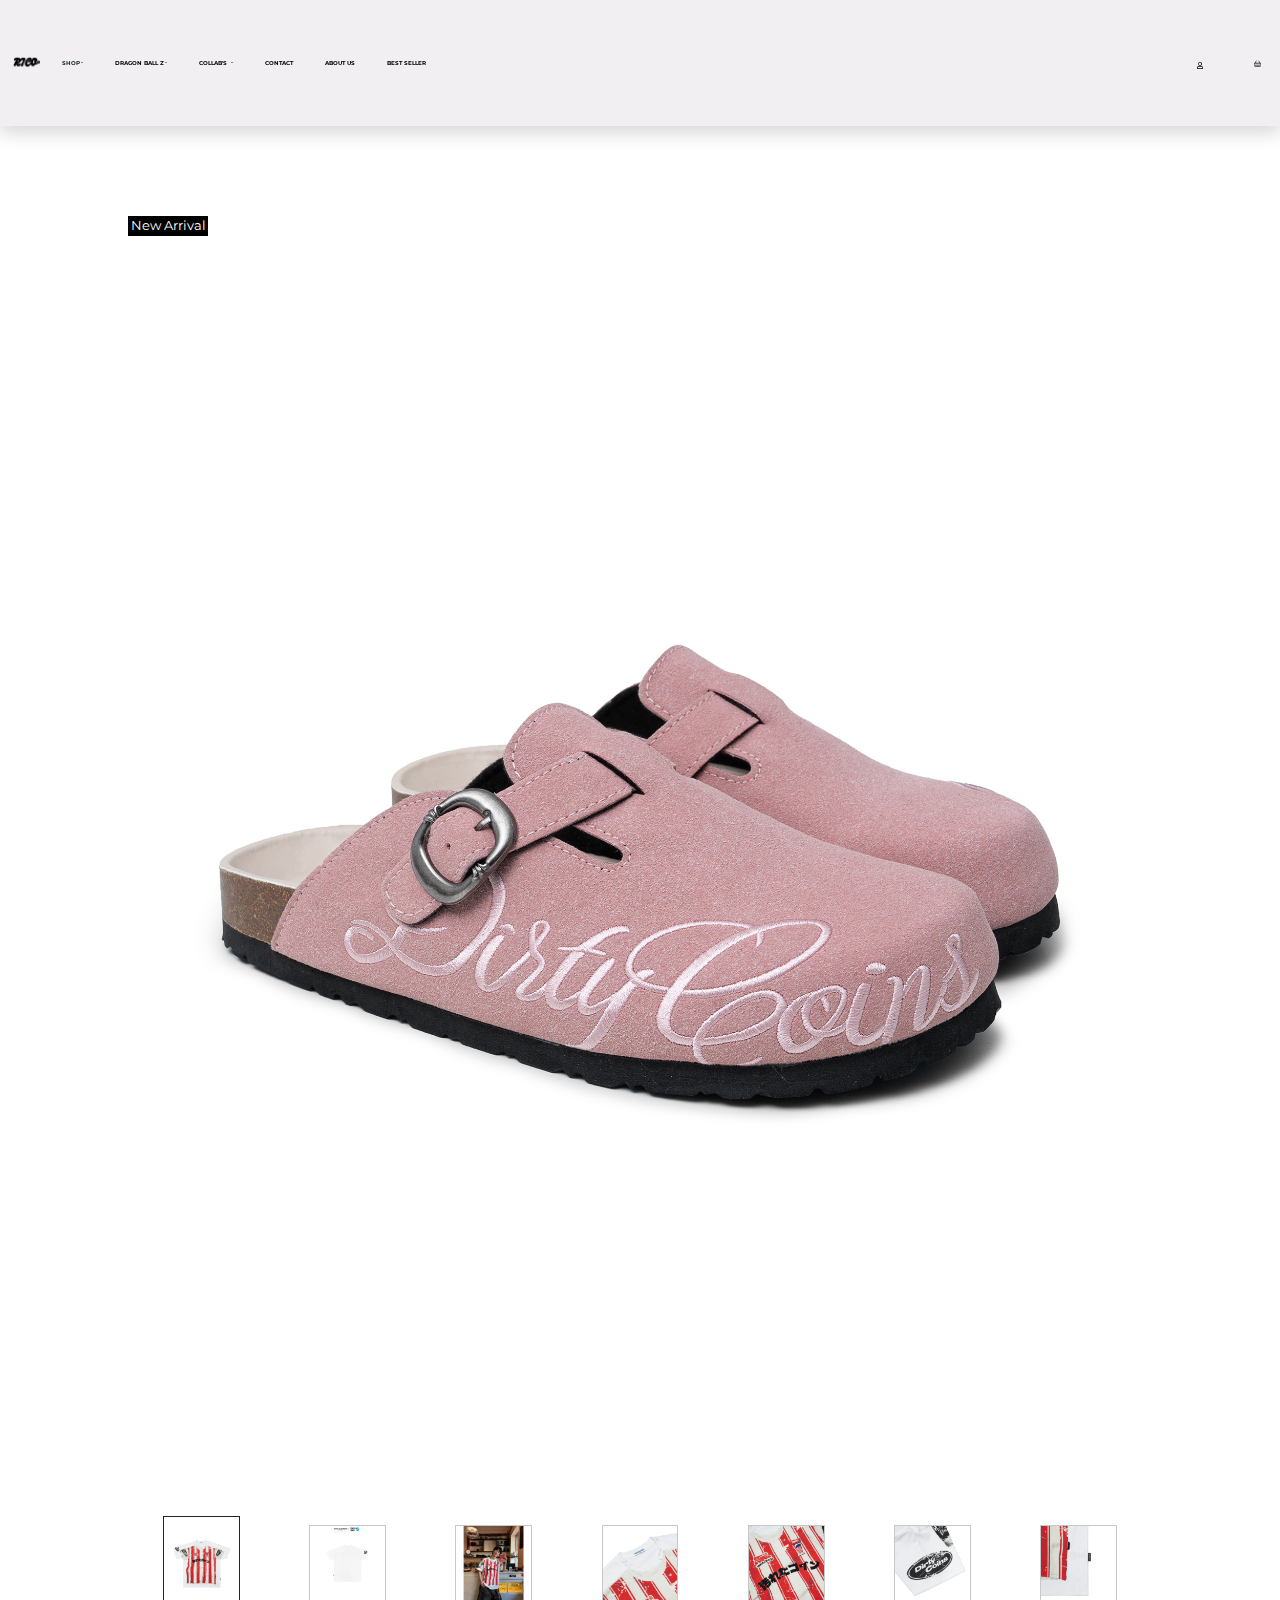
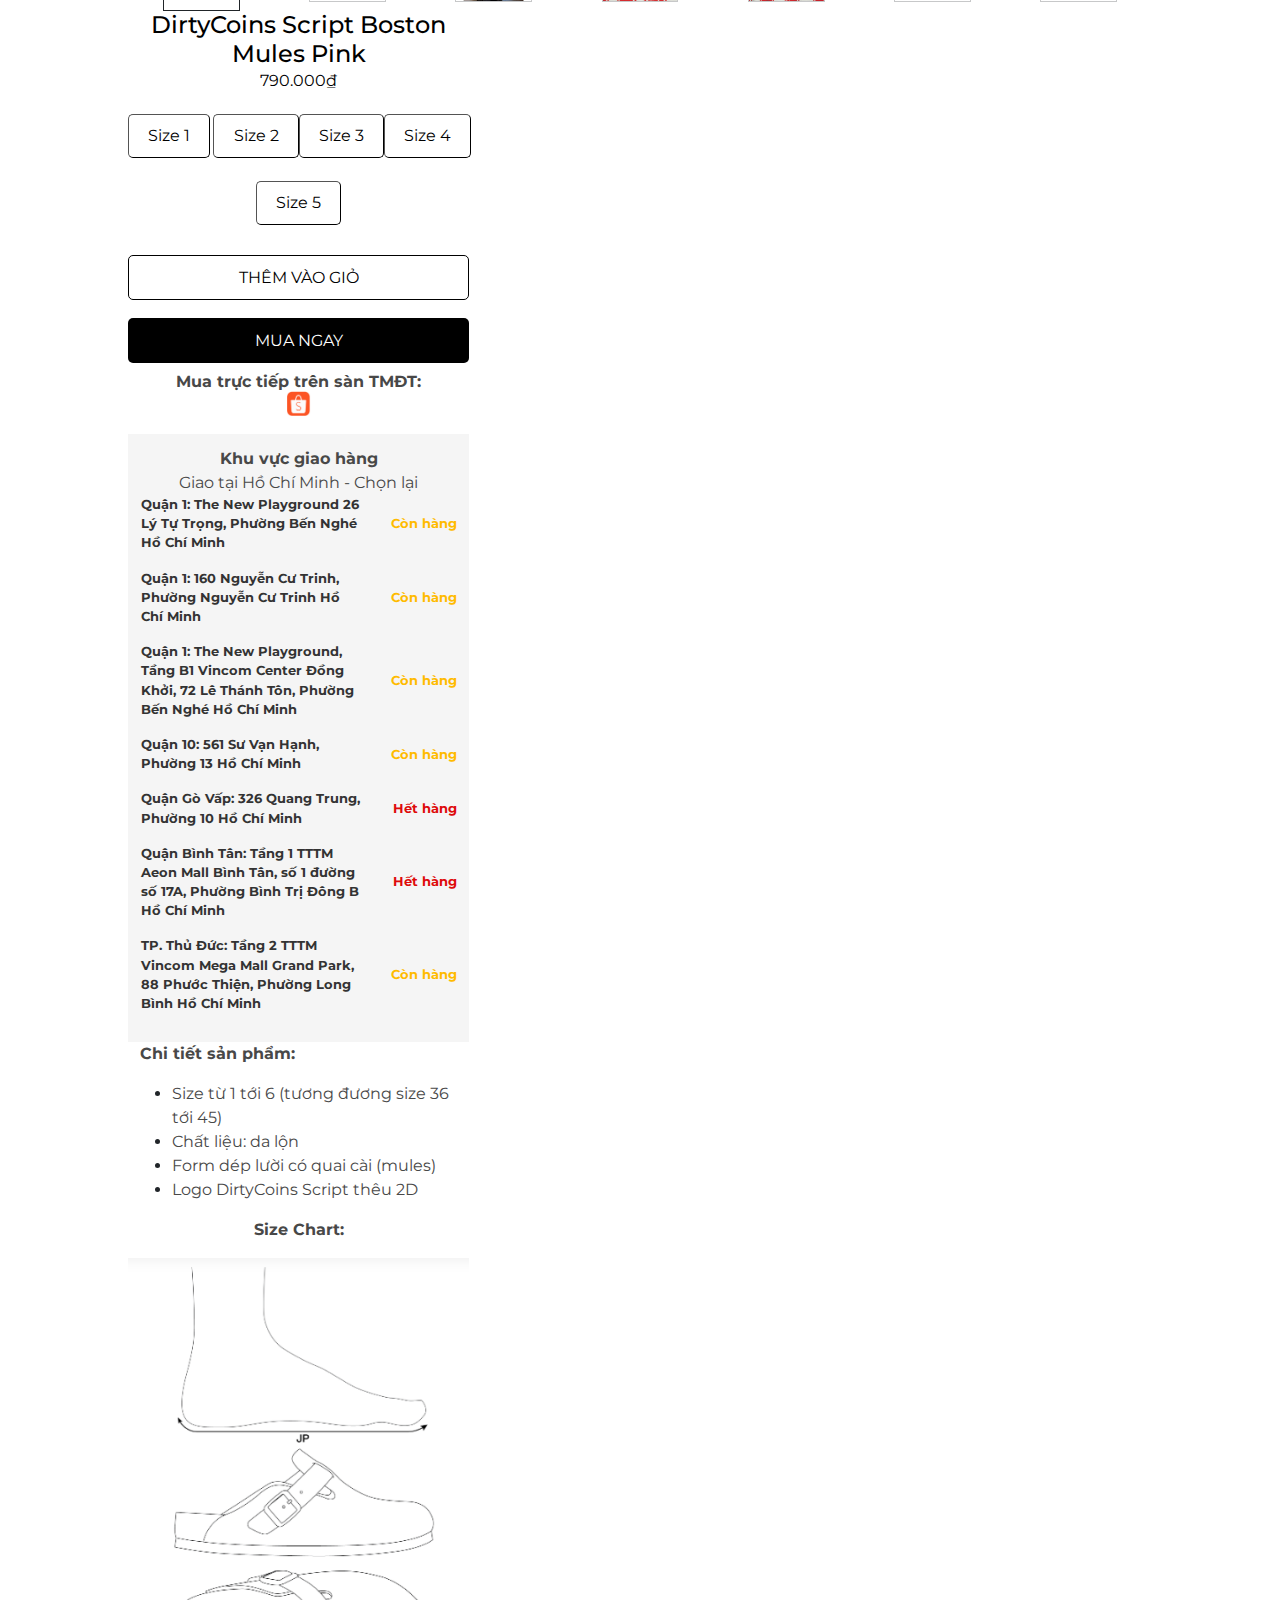
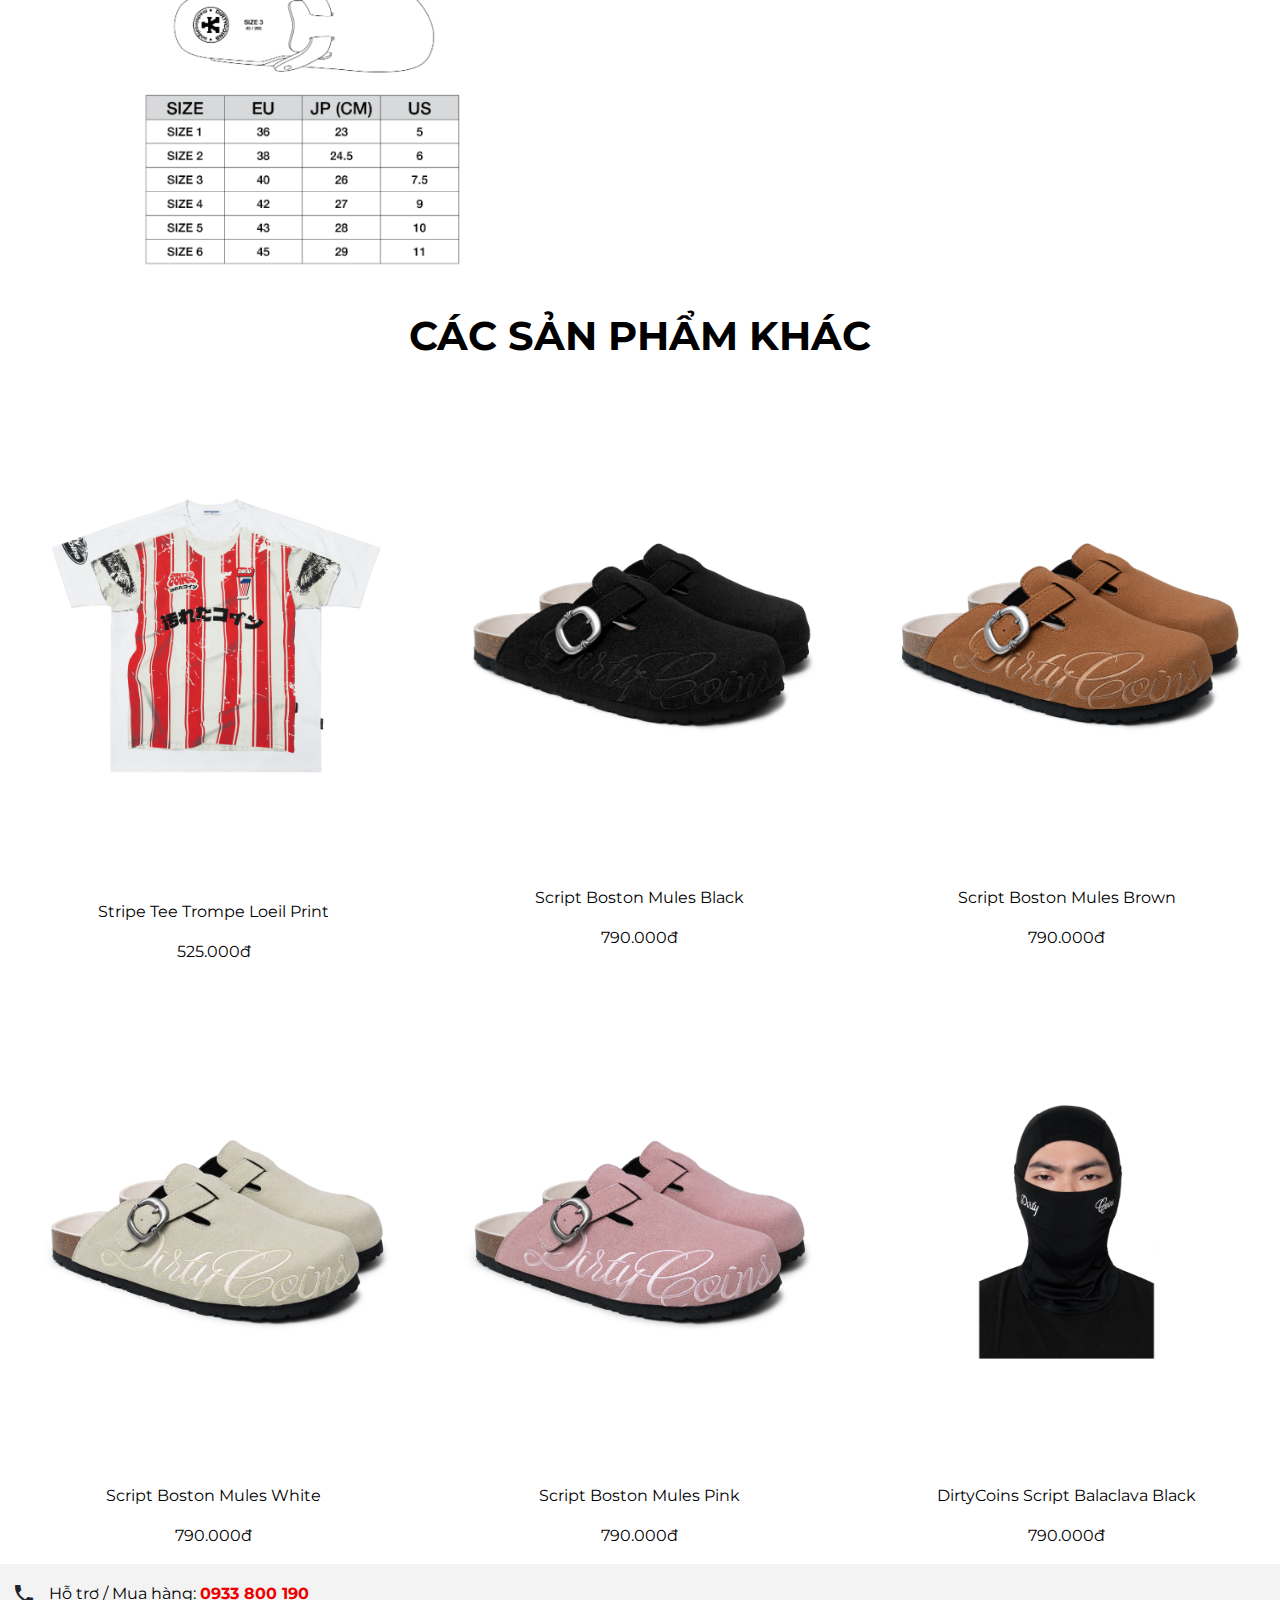
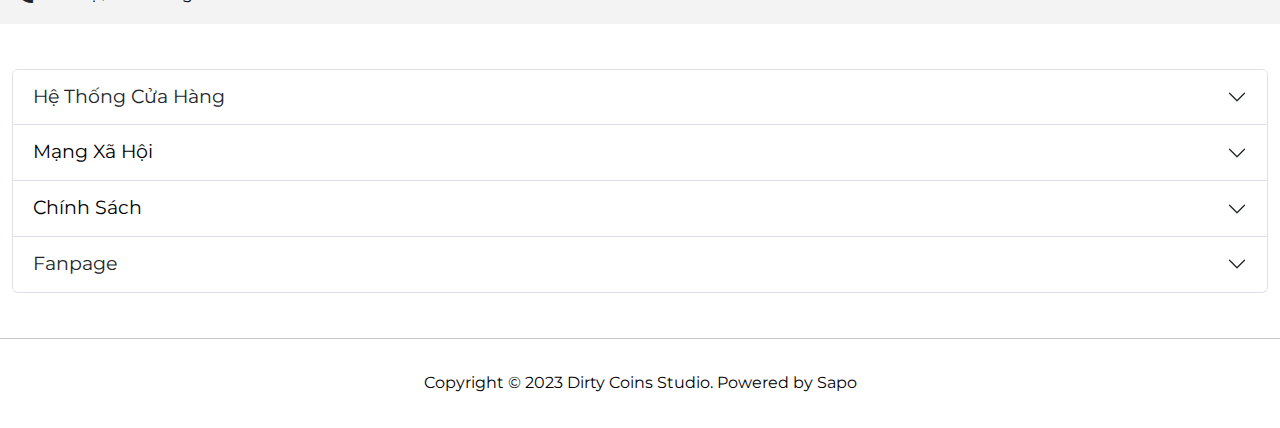
<file: designs/product-7.html>
<!DOCTYPE html><html data-bs-theme="light" lang="en"><head><meta charset="utf-8"><meta name="viewport" content="width=device-width, initial-scale=1.0, shrink-to-fit=no"><title>DoAn-ThietKeGiaoDienNguoiDung</title><link rel="stylesheet" href="assets/bootstrap/css/bootstrap.min.css"><link rel="stylesheet" href="assets/fonts/fontawesome-all.min.css"><link rel="stylesheet" href="assets/fonts/material-icons.min.css"><link rel="stylesheet" href="assets/css/styles.css"><link rel="preconnect" href="https://fonts.googleapis.com">
<link rel="preconnect" href="https://fonts.gstatic.com" crossorigin>
<link href="https://fonts.googleapis.com/css2?family=Montserrat:ital,wght@0,100..900;1,100..900&display=swap" rel="stylesheet">
</head><body class="overflow-x-hidden" style="margin: 0;padding: 0;font-family: Montserrat, sans-serif;"><header class="shadow position-fixed d-flex z-3 flex-row justify-content-center align-items-center flex-nowrap" style="width: 100vw;margin: 0;padding: 0;height: 14vh;background: #f1eff1;padding-right: 1vw;padding-left: 1vw;"><a href="index.html" style="width: auto;height: auto;"><img class="img-fluid logo" width="436" height="436" src="assets/img/3-nobg.png"></a><div class="container text-nowrap" style="padding: 0;"><ul class="nav"><li class="nav-item dropdown"><a class="dropdown-toggle nav-link" aria-expanded="false" data-bs-toggle="dropdown" href="shop.html" style="color: var(--bs-dark);"><strong>SHOP</strong></a><div class="dropdown-menu"><a class="dropdown-item" href="shop.html">TOPS</a><a class="dropdown-item" href="#">BOTTOMS&nbsp;</a><a class="dropdown-item" href="#">ACCESSORIES</a><a class="dropdown-item" href="#">BAGS</a><a class="dropdown-item" href="#">WOMENSWEAR</a><a class="dropdown-item" href="#">COMBO</a></div></li><li class="nav-item dropdown"><a class="dropdown-toggle nav-link" aria-expanded="false" data-bs-toggle="dropdown" href="#" style="color: var(--bs-dark);"><strong><span style="color: rgb(0, 0, 0);">DRAGON BALL Z</span></strong></a><div class="dropdown-menu"><a class="dropdown-item" href="#">DC | DBZ - TOPS</a><a class="dropdown-item" href="#"><span style="color: var(--bs-dropdown-link-hover-color); background-color: var(--bs-dropdown-link-hover-bg);">DC | DBZ - OUTERWEAR</span></a><a class="dropdown-item" href="#"><span style="color: var(--bs-dropdown-link-hover-color); background-color: var(--bs-dropdown-link-hover-bg);">DC | DBZ - ACCESSORIES</span></a></div></li><li class="nav-item dropdown"><a class="dropdown-toggle nav-link" aria-expanded="false" data-bs-toggle="dropdown" href="#" style="color: var(--bs-dark);"><strong><span style="color: rgb(0, 0, 0);">COLLAB'S</span>&nbsp;</strong></a><div class="dropdown-menu"><a class="dropdown-item" href="#">MASEW</a><a class="dropdown-item" href="#">THE UNDERDOGS</a><a class="dropdown-item" href="#">DRAGON BALL Z</a><a class="dropdown-item" href="#">LA LUNE</a><a class="dropdown-item" href="#">GAM ESPORTS</a><a class="dropdown-item" href="#">ONE PIECE</a><a class="dropdown-item" href="#">LIL 'WUYN</a><a class="dropdown-item" href="#">16TYPH</a><a class="dropdown-item" href="#">MILLION DOLLAR BOY</a></div></li><li class="nav-item"><a class="nav-link" href="#" style="color: var(--bs-black);"><strong>CONTACT</strong></a></li><li class="nav-item"><a class="nav-link" href="#" style="color: var(--bs-black);"><strong>ABOUT US</strong></a></li><li class="nav-item"><a class="nav-link" href="#" style="color: rgb(0,0,0);"><strong>BEST SELLER</strong></a></li></ul></div><div class="container d-flex flex-row justify-content-between align-items-center right-header"><div class="shadow flex-row justify-content-center align-items-center search"><input type="search" style="border-width: 0px;height: 7.5vh;padding: 0;background: rgb(241,239,241);" required="" placeholder="Tìm kiếm..."><svg xmlns="http://www.w3.org/2000/svg" width="1em" height="1em" fill="currentColor" viewBox="0 0 16 16" class="bi bi-search">
  <path d="M11.742 10.344a6.5 6.5 0 1 0-1.397 1.398h-.001c.03.04.062.078.098.115l3.85 3.85a1 1 0 0 0 1.415-1.414l-3.85-3.85a1.007 1.007 0 0 0-.115-.1zM12 6.5a5.5 5.5 0 1 1-11 0 5.5 5.5 0 0 1 11 0"></path>
</svg></div><a href="login.html"><i class="far fa-user icon"></i></a><a href="checkout.html"><svg xmlns="http://www.w3.org/2000/svg" width="1em" height="1em" fill="currentColor" viewBox="0 0 16 16" class="bi bi-basket icon">
  <path d="M5.757 1.071a.5.5 0 0 1 .172.686L3.383 6h9.234L10.07 1.757a.5.5 0 1 1 .858-.514L13.783 6H15a1 1 0 0 1 1 1v1a1 1 0 0 1-1 1v4.5a2.5 2.5 0 0 1-2.5 2.5h-9A2.5 2.5 0 0 1 1 13.5V9a1 1 0 0 1-1-1V7a1 1 0 0 1 1-1h1.217L5.07 1.243a.5.5 0 0 1 .686-.172zM2 9v4.5A1.5 1.5 0 0 0 3.5 15h9a1.5 1.5 0 0 0 1.5-1.5V9zM1 7v1h14V7zm3 3a.5.5 0 0 1 .5.5v3a.5.5 0 0 1-1 0v-3A.5.5 0 0 1 4 10m2 0a.5.5 0 0 1 .5.5v3a.5.5 0 0 1-1 0v-3A.5.5 0 0 1 6 10m2 0a.5.5 0 0 1 .5.5v3a.5.5 0 0 1-1 0v-3A.5.5 0 0 1 8 10m2 0a.5.5 0 0 1 .5.5v3a.5.5 0 0 1-1 0v-3a.5.5 0 0 1 .5-.5m2 0a.5.5 0 0 1 .5.5v3a.5.5 0 0 1-1 0v-3a.5.5 0 0 1 .5-.5"></path>
</svg></a></div></header><div class="container" style="width: 100vw;max-width: 100vw;margin: 0;padding: 0;"><div class="row g-0 row-cols-1 row-cols-xxl-2" style="margin: 0;padding-right: 10vw;padding-left: 10vw;padding-top: 24vh;padding-bottom: 5vh;"><div class="col d-flex flex-column product-left"><div class="d-flex justify-content-center align-items-center" style="background: #000000;width: 80px;height: 20px;"><p style="background: rgba(0,0,0,0);color: rgb(255,255,255);font-size: 0.8rem;margin: 0;padding: 0;">New Arrival</p></div><img class="img-fluid" width="2000" height="2500" src="assets/img/post/1-compressed-214c4ba1-0917-46f4-bf5f-49c8de24f1c0.jpg"><div class="row g-0 text-nowrap"><div class="col d-flex justify-content-around align-items-center"><img class="img-fluid" width="2000" height="2500" style="width: 6vw;height: auto;border-width: 1px;border-style: solid;" src="assets/img/post/1-1b37dc3a-f5f6-4ea4-b366-8ac438b87aee.jpg"><img class="img-fluid" width="1024" height="1024" style="width: 6vw;height: auto;border: 1px solid rgba(33,37,41,0.25);" src="assets/img/vn-11134207-7ra0g-m9tyu8smy1p665.png"><img class="img-fluid" width="1024" height="1024" style="width: 6vw;height: auto;border: 1px solid rgba(33,37,41,0.25) ;" src="assets/img/vn-11134207-7ras8-mamgev0eayfsf2.png"><img class="img-fluid" width="1024" height="1024" style="width: 6vw;height: auto;border: 1px solid rgba(33,37,41,0.25) ;" src="assets/img/vn-11134207-7ra0g-m9tyu8vetzla9f.png"><img class="img-fluid" width="1024" height="1024" style="width: 6vw;height: auto;border: 1px solid rgba(33,37,41,0.25) ;" src="assets/img/vn-11134207-7ra0g-m9tyu8tgy8ha23.png"><img class="img-fluid" width="1024" height="1024" style="width: 6vw;height: auto;border: 1px solid rgba(33,37,41,0.25) ;" src="assets/img/vn-11134207-7ra0g-m9tyu8tgwtwue4.png"><img class="img-fluid" width="1024" height="1024" style="width: 6vw;height: auto;border: 1px solid rgba(33,37,41,0.25) ;" src="assets/img/vn-11134207-7ra0g-m9tyu8smzg9md5.png"></div></div></div><div class="col col-xl-4 d-flex flex-column justify-content-center align-items-center product-right"><h4 class="text-center" style="margin: 0;"><span style="color: rgb(0, 0, 0);">DirtyCoins Script Boston Mules Pink</span></h4><p class="text-center" style="margin: 0;"><span style="color: rgb(0, 0, 0);">790.000₫</span></p><div class="row g-0 row-cols-4 d-flex justify-content-center align-items-center" style="margin-right: 0;margin-left: 0;margin-top: 1vh;margin-bottom: 1vh;height: 15vh;"><div class="col"><button class="text-nowrap" type="button" style="padding-top: 1vh;padding-bottom: 1vh;padding-right: 1.5vw;padding-left: 1.5vw;background-color: #ffffff;border-width: 1px;border-radius: 5px;">Size 1</button></div><div class="col"><button class="text-nowrap" type="button" style="padding-top: 1vh;padding-bottom: 1vh;padding-right: 1.5vw;padding-left: 1.5vw;background-color: #ffffff;border-width: 1px;border-radius: 5px;">Size 2</button></div><div class="col"><button class="text-nowrap" type="button" style="padding-top: 1vh;padding-bottom: 1vh;padding-right: 1.5vw;padding-left: 1.5vw;background-color: #ffffff;border-width: 1px;border-radius: 5px;">Size 3</button></div><div class="col"><button class="text-nowrap" type="button" style="padding-top: 1vh;padding-bottom: 1vh;padding-right: 1.5vw;padding-left: 1.5vw;background-color: #ffffff;border-width: 1px;border-radius: 5px;">Size 4</button></div><div class="col"><button class="text-nowrap" type="button" style="padding-top: 1vh;padding-bottom: 1vh;padding-right: 1.5vw;padding-left: 1.5vw;background-color: #ffffff;border-width: 1px;border-radius: 5px;width: 100%;">Size 5</button></div></div><a class="text-nowrap d-flex justify-content-center align-items-center" role="button" style="padding-top: 1vh;padding-bottom: 1vh;padding-right: 1.5vw;padding-left: 1.5vw;background-color: #ffffff;border-radius: 5px;width: 100%;margin-top: 1vh;margin-bottom: 1vh;height: 45px;border-width: 1px;border-style: solid;" href="cart.html">THÊM VÀO GIỎ</a><a class="text-nowrap d-flex justify-content-center align-items-center" role="button" style="padding-top: 1vh;padding-bottom: 1vh;padding-right: 1.5vw;padding-left: 1.5vw;border-width: 1px;border-radius: 5px;width: 100%;margin-top: 1vh;margin-bottom: 1vh;color: rgb(255,255,255);background: #000000;height: 45px;" href="checkout.html">MUA NGAY</a><h6 style="margin: 0;"><strong><span style="color: rgb(72, 72, 72);">Mua trực tiếp trên sàn TMĐT:</span></strong></h6><img src="assets/img/clipboard-image-4.png" style="width: 25px;height: 25px;margin: 0px;margin-left: 0px;margin-bottom: 2vh;"><div class="row g-0 row-cols-1" style="background: #f5f5f5;width: 100%;padding: 1vw;"><div class="col d-flex flex-column justify-content-center align-items-center"><p class="text-center" style="margin-top: 0px;margin-bottom: 0px;"><strong><span style="color: rgb(72, 72, 72);">Khu vực giao hàng</span></strong></p><p class="text-center" style="margin-bottom: 0px;margin-top: 0px;"><span style="color: rgb(72, 72, 72);">Giao tại Hồ Chí Minh&nbsp;- Chọn lại</span></p></div><div class="col d-flex justify-content-between align-items-center"><p style="width: 70%;font-size: 0.8rem;"><strong><span style="color: rgb(51, 51, 51);">Quận 1: The New Playground 26 Lý Tự Trọng, Phường Bến Nghé Hồ Chí Minh</span></strong></p><p style="width: 30%;text-align: right;font-size: 0.8rem;"><strong><span style="color: rgb(255, 187, 0);">Còn hàng</span></strong></p></div><div class="col d-flex justify-content-between align-items-center"><p style="width: 70%;font-size: 0.8rem;"><strong><span style="color: rgb(51, 51, 51);">Quận 1: 160 Nguyễn Cư Trinh, Phường Nguyễn Cư Trinh Hồ Chí Minh</span></strong></p><p style="width: 30%;text-align: right;font-size: 0.8rem;"><strong><span style="color: rgb(255, 187, 0);">Còn hàng</span></strong></p></div><div class="col d-flex justify-content-between align-items-center"><p style="width: 70%;font-size: 0.8rem;"><strong><span style="color: rgb(51, 51, 51);">Quận 1: The New Playground, Tầng B1 Vincom Center Đồng Khởi, 72 Lê Thánh Tôn, Phường Bến Nghé Hồ Chí Minh</span></strong></p><p style="width: 30%;text-align: right;font-size: 0.8rem;"><strong><span style="color: rgb(255, 187, 0);">Còn hàng</span></strong></p></div><div class="col d-flex justify-content-between align-items-center"><p style="width: 70%;font-size: 0.8rem;"><strong><span style="color: rgb(51, 51, 51);">Quận 10: 561 Sư Vạn Hạnh, Phường 13 Hồ Chí Minh</span></strong></p><p style="width: 30%;text-align: right;font-size: 0.8rem;"><strong><span style="color: rgb(255, 187, 0);">Còn hàng</span></strong></p></div><div class="col d-flex justify-content-between align-items-center"><p style="width: 70%;font-size: 0.8rem;"><strong><span style="color: rgb(51, 51, 51);">Quận Gò Vấp: 326 Quang Trung, Phường 10 Hồ Chí Minh</span></strong></p><p style="width: 30%;text-align: right;font-size: 0.8rem;"><strong><span style="color: rgb(222, 10, 10);">Hết hàng</span></strong></p></div><div class="col d-flex justify-content-between align-items-center"><p style="width: 70%;font-size: 0.8rem;"><strong><span style="color: rgb(51, 51, 51);">Quận Bình Tân: Tầng 1 TTTM Aeon Mall Bình Tân, số 1 đường số 17A, Phường Bình Trị Đông B Hồ Chí Minh</span></strong></p><p style="width: 30%;text-align: right;font-size: 0.8rem;"><strong><span style="color: rgb(222, 10, 10);">Hết hàng</span></strong></p></div><div class="col d-flex justify-content-between align-items-center"><p style="width: 70%;font-size: 0.8rem;"><strong><span style="color: rgb(51, 51, 51);">TP. Thủ Đức: Tầng 2 TTTM Vincom Mega Mall Grand Park, 88 Phước Thiện, Phường Long Bình Hồ Chí Minh</span></strong></p><p style="width: 30%;text-align: right;font-size: 0.8rem;"><strong><span style="color: rgb(255, 187, 0);">Còn hàng</span></strong></p></div></div><div class="row" style="width: 100%;"><div class="col d-flex flex-column justify-content-center align-items-start"><p><strong><span style="color: rgb(72, 72, 72);">Chi tiết sản phẩm:</span></strong></p><ul><li><span style="color: rgb(72, 72, 72);">Size từ 1 tới 6 (tương đương size 36 tới 45)</span></li><li><span style="color: rgb(72, 72, 72);">Chất liệu:&nbsp;da lộn</span></li><li><span style="color: rgb(72, 72, 72);">Form dép lười có quai cài (mules)</span></li><li><span style="color: rgb(72, 72, 72);">Logo DirtyCoins Script thêu 2D</span></li></ul></div></div><p class="text-center"><strong><span style="color: rgb(72, 72, 72);">Size Chart:</span></strong></p><img class="img-fluid" width="405" height="723" src="assets/img/Screenshot%202025-07-20%20021032.png"></div></div><h1 class="text-center"><strong><span style="color: rgb(0, 0, 0);">CÁC SẢN PHẨM KHÁC</span></strong></h1><div class="row row-cols-3" style="width: 100vw;margin: 0;"><div class="col col-xxl-2 d-flex flex-column justify-content-center align-items-center" style="padding: 0px;"><a href="#" style="margin-right: 0px;margin-left: 1px;padding-right: 0px;"><img class="img-fluid" width="2000" height="2500" src="assets/img/post/1-1b37dc3a-f5f6-4ea4-b366-8ac438b87aee.jpg"><p class="text-center">Stripe Tee Trompe Loeil Print</p><p class="text-center">525.000đ</p></a></div><div class="col col-xxl-2 d-flex flex-column justify-content-center align-items-center"><a href="#"><img class="img-fluid" width="2000" height="2500" src="assets/img/post/1-00b6f108-15aa-4aa0-8c25-0f4403cf354a-56a571c3-ad3e-4bcd-abcb-c30a05c4d5b7.jpg"><p class="text-center">Script Boston Mules Black</p><p class="text-center">790.000đ</p></a></div><div class="col col-xxl-2 d-flex flex-column justify-content-center align-items-center"><a href="#"><img class="img-fluid" width="2000" height="2500" src="assets/img/post/1-2257c9cd-c362-47b0-8e3b-544bfa89cde8.jpg"><p class="text-center">Script Boston Mules Brown</p><p class="text-center">790.000đ</p></a></div><div class="col col-xxl-2 d-flex flex-column justify-content-center align-items-center"><a href="#"><img class="img-fluid" width="2000" height="2500" src="assets/img/post/1-33d89744-b5da-4eb0-aa4b-4b1d735261a9.jpg"><p class="text-center">Script Boston Mules White</p><p class="text-center">790.000đ</p></a></div><div class="col col-xxl-2 d-flex flex-column justify-content-center align-items-center"><a href="#"><img class="img-fluid" width="2000" height="2500" src="assets/img/post/1-compressed-214c4ba1-0917-46f4-bf5f-49c8de24f1c0.jpg"><p class="text-center">Script Boston Mules Pink</p><p class="text-center">790.000đ</p></a></div><div class="col col-xxl-2 d-flex flex-column justify-content-center align-items-center"><a href="#"><img class="img-fluid" width="2000" height="2500" src="assets/img/post/3-dbe0588d-f881-432a-be94-851141892e12.jpg"><p class="text-center">DirtyCoins Script Balaclava Black</p><p class="text-center">790.000đ</p></a></div></div></div><footer style="width: 100vw;"><div class="container d-flex flex-row justify-content-start align-items-center" style="width: 100vw;max-width: 100vw;background: #f3f3f3;margin: 0;padding-top: 2vh;padding-bottom: 2vh;"><i class="material-icons">phone</i><p style="margin: 0;margin-left: 1vw;"><span style="color: rgb(0, 0, 0);">Hỗ trợ / Mua hàng:&nbsp;</span><a href="tel:0933800190"><strong><span style="color: rgb(238, 0, 0);">0933 800 190</span></strong></a></p></div><div class="container d-flex flex-row" style="width: 100vw;max-width: 100vw;background: rgba(255,255,255,0);margin: 0;"><div class="accordion" role="tablist" id="accordion-1" style="width: 100%;margin-bottom: 5vh;margin-top: 5vh;"><div class="accordion-item"><h2 class="accordion-header" role="tab"><button class="accordion-button collapsed" type="button" data-bs-toggle="collapse" data-bs-target="#accordion-1 .item-1" aria-expanded="false" aria-controls="accordion-1 .item-1" style="font-size: 19px;">Hệ Thống Cửa Hàng</button></h2><div class="accordion-collapse collapse item-1" role="tabpanel" data-bs-parent="#accordion-1"><div class="accordion-body"><p class="mb-0"><strong><span style="color: rgb(72, 72, 72);">Chi Nhánh Hồ Chí Minh:</span></strong><br><strong><span style="color: rgb(72, 72, 72);">Phường Sài Gòn</span></strong><span style="color: rgb(72, 72, 72);">&nbsp;- The New Playground, Tầng B1 Vincom Center Đồng Khởi, 72 Lê Thánh Tôn.</span><br><strong><span style="color: rgb(72, 72, 72);">Phường An Lạc</span></strong><span style="color: rgb(72, 72, 72);">&nbsp;- Tầng 1 TTTM Aeon Mall Bình Tân, số 1 đường số 17A.</span><br><strong><span style="color: rgb(72, 72, 72);">Phường Long Bình</span></strong><span style="color: rgb(72, 72, 72);">&nbsp;- Tầng 2 TTTM Vincom Mega Mall Grand Park.</span><br><strong><span style="color: rgb(72, 72, 72);">Phường Hòa Hưng</span></strong><span style="color: rgb(72, 72, 72);">&nbsp;- 561 Sư Vạn Hạnh.</span><br><strong><span style="color: rgb(72, 72, 72);">Phường Cầu Ông Lãnh</span></strong><span style="color: rgb(72, 72, 72);">&nbsp;- 160 Nguyễn Cư Trinh.</span><br><strong><span style="color: rgb(72, 72, 72);">Phường Sài Gòn</span></strong><span style="color: rgb(72, 72, 72);">&nbsp;- The New Playground 26 Lý Tự Trọng.</span><br><strong><span style="color: rgb(72, 72, 72);">Phường Gò Vấp</span></strong><span style="color: rgb(72, 72, 72);">&nbsp;- 326 Quang Trung.</span><br><strong><span style="color: rgb(72, 72, 72);">Phường Thủ Dầu Một</span></strong><span style="color: rgb(72, 72, 72);">&nbsp;- 28 Yersin.</span></p><p class="mb-0"><strong><span style="color: rgb(72, 72, 72);">Chi Nhánh Đồng Nai:</span></strong><br><strong><span style="color: rgb(72, 72, 72);">Phường Tam Hiệp&nbsp;</span></strong><span style="color: rgb(72, 72, 72);">- 151A Phan Trung.</span></p><p class="mb-0"><strong><span style="color: rgb(72, 72, 72);">Chi Nhánh Cần Thơ:</span></strong><br><strong><span style="color: rgb(72, 72, 72);">Phường Ninh Kiều</span></strong><span style="color: rgb(72, 72, 72);">&nbsp;- 52 Mậu Thân.</span></p><p class="mb-0"><strong><span style="color: rgb(72, 72, 72);">Chi Nhánh Hà Nội:</span></strong><br><strong><span style="color: rgb(72, 72, 72);">Phường Dương Nội</span></strong><span style="color: rgb(72, 72, 72);">&nbsp;- Tầng 2 TTTM Aeon Mall Hà Đông Khu dân cư Hoàng Văn Thụ.</span></p><p class="mb-0"><strong><span style="color: rgb(72, 72, 72);">Chi Nhánh Hưng Yên:</span></strong><br><strong><span style="color: rgb(72, 72, 72);">Xã Nghĩa Trụ</span></strong><span style="color: rgb(72, 72, 72);">&nbsp;- PT.TV 136 - Mega Grand World - Ocean Park 3.</span></p><p class="mb-0"><strong><span style="color: rgb(72, 72, 72);">Chi Nhánh Hải Phòng:</span></strong><br><strong><span style="color: rgb(72, 72, 72);">Phường Lê Chân</span></strong><span style="color: rgb(72, 72, 72);">&nbsp;- Tầng 2 TTTM Aeon Mall Hải Phòng Lê Chân số 10 Võ Nguyên Giáp.</span></p><p class="mb-0"><a href="tel:0933800190"><span style="color: rgb(67, 67, 67); background-color: transparent;">0933 800 190</span></a><span style="color: rgb(72, 72, 72);">&nbsp;-&nbsp;</span><a href="tel:1900252557"><span style="color: rgb(67, 67, 67); background-color: transparent;">1900252557</span></a><br><a href="mailto:csteamdcs@gmail.com"><span style="color: rgb(67, 67, 67); background-color: transparent;">csteamdcs@gmail.com</span></a></p></div></div></div><div class="accordion-item"><h2 class="accordion-header" role="tab"><button class="accordion-button collapsed" type="button" data-bs-toggle="collapse" data-bs-target="#accordion-1 .item-2" aria-expanded="false" aria-controls="accordion-1 .item-2" style="font-size: 19px;"><br><span style="color: rgb(0, 0, 0);">Mạng Xã Hội</span></button></h2><div class="accordion-collapse collapse item-2" role="tabpanel" data-bs-parent="#accordion-1"><div class="accordion-body"><svg xmlns="http://www.w3.org/2000/svg" width="1em" height="1em" fill="currentColor" viewBox="0 0 16 16" class="bi bi-facebook" style="font-size: 30px;">
  <path d="M16 8.049c0-4.446-3.582-8.05-8-8.05C3.58 0-.002 3.603-.002 8.05c0 4.017 2.926 7.347 6.75 7.951v-5.625h-2.03V8.05H6.75V6.275c0-2.017 1.195-3.131 3.022-3.131.876 0 1.791.157 1.791.157v1.98h-1.009c-.993 0-1.303.621-1.303 1.258v1.51h2.218l-.354 2.326H9.25V16c3.824-.604 6.75-3.934 6.75-7.951"></path>
</svg><svg xmlns="http://www.w3.org/2000/svg" width="1em" height="1em" fill="currentColor" viewBox="0 0 16 16" class="bi bi-youtube" style="font-size: 29px;">
  <path d="M8.051 1.999h.089c.822.003 4.987.033 6.11.335a2.01 2.01 0 0 1 1.415 1.42c.101.38.172.883.22 1.402l.01.104.022.26.008.104c.065.914.073 1.77.074 1.957v.075c-.001.194-.01 1.108-.082 2.06l-.008.105-.009.104c-.05.572-.124 1.14-.235 1.558a2.007 2.007 0 0 1-1.415 1.42c-1.16.312-5.569.334-6.18.335h-.142c-.309 0-1.587-.006-2.927-.052l-.17-.006-.087-.004-.171-.007-.171-.007c-1.11-.049-2.167-.128-2.654-.26a2.007 2.007 0 0 1-1.415-1.419c-.111-.417-.185-.986-.235-1.558L.09 9.82l-.008-.104A31.4 31.4 0 0 1 0 7.68v-.123c.002-.215.01-.958.064-1.778l.007-.103.003-.052.008-.104.022-.26.01-.104c.048-.519.119-1.023.22-1.402a2.007 2.007 0 0 1 1.415-1.42c.487-.13 1.544-.21 2.654-.26l.17-.007.172-.006.086-.003.171-.007A99.788 99.788 0 0 1 7.858 2h.193zM6.4 5.209v4.818l4.157-2.408z"></path>
</svg><svg xmlns="http://www.w3.org/2000/svg" width="1em" height="1em" fill="currentColor" viewBox="0 0 16 16" class="bi bi-instagram" style="font-size: 30px;">
  <path d="M8 0C5.829 0 5.556.01 4.703.048 3.85.088 3.269.222 2.76.42a3.917 3.917 0 0 0-1.417.923A3.927 3.927 0 0 0 .42 2.76C.222 3.268.087 3.85.048 4.7.01 5.555 0 5.827 0 8.001c0 2.172.01 2.444.048 3.297.04.852.174 1.433.372 1.942.205.526.478.972.923 1.417.444.445.89.719 1.416.923.51.198 1.09.333 1.942.372C5.555 15.99 5.827 16 8 16s2.444-.01 3.298-.048c.851-.04 1.434-.174 1.943-.372a3.916 3.916 0 0 0 1.416-.923c.445-.445.718-.891.923-1.417.197-.509.332-1.09.372-1.942C15.99 10.445 16 10.173 16 8s-.01-2.445-.048-3.299c-.04-.851-.175-1.433-.372-1.941a3.926 3.926 0 0 0-.923-1.417A3.911 3.911 0 0 0 13.24.42c-.51-.198-1.092-.333-1.943-.372C10.443.01 10.172 0 7.998 0h.003zm-.717 1.442h.718c2.136 0 2.389.007 3.232.046.78.035 1.204.166 1.486.275.373.145.64.319.92.599.28.28.453.546.598.92.11.281.24.705.275 1.485.039.843.047 1.096.047 3.231s-.008 2.389-.047 3.232c-.035.78-.166 1.203-.275 1.485a2.47 2.47 0 0 1-.599.919c-.28.28-.546.453-.92.598-.28.11-.704.24-1.485.276-.843.038-1.096.047-3.232.047s-2.39-.009-3.233-.047c-.78-.036-1.203-.166-1.485-.276a2.478 2.478 0 0 1-.92-.598 2.48 2.48 0 0 1-.6-.92c-.109-.281-.24-.705-.275-1.485-.038-.843-.046-1.096-.046-3.233 0-2.136.008-2.388.046-3.231.036-.78.166-1.204.276-1.486.145-.373.319-.64.599-.92.28-.28.546-.453.92-.598.282-.11.705-.24 1.485-.276.738-.034 1.024-.044 2.515-.045v.002zm4.988 1.328a.96.96 0 1 0 0 1.92.96.96 0 0 0 0-1.92zm-4.27 1.122a4.109 4.109 0 1 0 0 8.217 4.109 4.109 0 0 0 0-8.217zm0 1.441a2.667 2.667 0 1 1 0 5.334 2.667 2.667 0 0 1 0-5.334"></path>
</svg></div></div></div><div class="accordion-item"><h2 class="accordion-header" role="tab"><button class="accordion-button collapsed" type="button" data-bs-toggle="collapse" data-bs-target="#accordion-1 .item-3" aria-expanded="false" aria-controls="accordion-1 .item-3" style="font-size: 19px;"><br><span style="color: rgb(0, 0, 0);">Chính Sách</span></button></h2><div class="accordion-collapse collapse item-3" role="tabpanel" data-bs-parent="#accordion-1"><div class="accordion-body"><ul><li><a href="https://dirtycoins.vn/chinh-sach-bao-ve-thong-tin-ca-nhan" target="_blank"><span style="color: rgb(67, 67, 67); background-color: transparent;">Chính sách bảo mật</span></a></li><li><a href="https://dirtycoins.vn/faq-cau-hoi-thuong-gap" target="_blank"><span style="color: rgb(67, 67, 67); background-color: transparent;">FAQ</span></a></li><li><a href="https://dirtycoins.vn/chinh-sach-the-thanh-vien" target="_blank"><span style="color: rgb(67, 67, 67); background-color: transparent;">Chính sách Thẻ Thành viên</span></a></li><li><a href="https://dirtycoins.vn/chinh-sach-bao-hanh-san-pham" target="_blank"><span style="color: rgb(67, 67, 67); background-color: transparent;">Chính sách Bảo hành &amp; Đổi trả</span></a></li><li><a href="https://dirtycoins.vn/chinh-sach-giao-hang-hoa-toc" target="_blank"><span style="color: rgb(67, 67, 67); background-color: transparent;">Chính sách giao hàng hỏa tốc</span></a></li></ul></div></div></div><div class="accordion-item"><h2 class="accordion-header" role="tab"><button class="accordion-button collapsed" type="button" data-bs-toggle="collapse" data-bs-target="#accordion-1 .item-4" aria-expanded="false" aria-controls="accordion-1 .item-4" style="font-size: 19px;">Fanpage</button></h2><div class="accordion-collapse collapse item-4" role="tabpanel" data-bs-parent="#accordion-1"><div class="accordion-body"></div></div></div></div><div class="row g-0 row-cols-4 footer-row" style="width: 100vw;"><div class="col" style="padding-right: 0px;margin-right: -10px;"><h4><strong><span style="color: rgb(0, 0, 0);">Hệ Thống Cửa Hàng</span></strong></h4><p style="margin-right: -367px;margin-left: 11px;margin-bottom: 0px;"><strong><span style="color: rgb(72, 72, 72);">Chi Nhánh Hồ Chí Minh:</span></strong><br><strong><span style="color: rgb(72, 72, 72);">Phường Sài Gòn</span></strong><span style="color: rgb(72, 72, 72);">&nbsp;- The New Playground, Tầng B1 Vincom Center Đồng Khởi, 72 Lê Thánh Tôn.</span><br><strong><span style="color: rgb(72, 72, 72);">Phường An Lạc</span></strong><span style="color: rgb(72, 72, 72);">&nbsp;- Tầng 1 TTTM Aeon Mall Bình Tân, số 1 đường số 17A.</span><br><strong><span style="color: rgb(72, 72, 72);">Phường Long Bình</span></strong><span style="color: rgb(72, 72, 72);">&nbsp;- Tầng 2 TTTM Vincom Mega Mall Grand Park.</span><br><strong><span style="color: rgb(72, 72, 72);">Phường Hòa Hưng</span></strong><span style="color: rgb(72, 72, 72);">&nbsp;- 561 Sư Vạn Hạnh.</span><br><strong><span style="color: rgb(72, 72, 72);">Phường Cầu Ông Lãnh</span></strong><span style="color: rgb(72, 72, 72);">&nbsp;- 160 Nguyễn Cư Trinh.</span><br><strong><span style="color: rgb(72, 72, 72);">Phường Sài Gòn</span></strong><span style="color: rgb(72, 72, 72);">&nbsp;- The New Playground 26 Lý Tự Trọng.</span><br><strong><span style="color: rgb(72, 72, 72);">Phường Gò Vấp</span></strong><span style="color: rgb(72, 72, 72);">&nbsp;- 326 Quang Trung.</span><br><strong><span style="color: rgb(72, 72, 72);">Phường Thủ Dầu Một</span></strong><span style="color: rgb(72, 72, 72);">&nbsp;- 28 Yersin.</span></p><p style="margin-right: -367px;margin-left: 11px;margin-bottom: 0px;"><strong><span style="color: rgb(72, 72, 72);">Chi Nhánh Đồng Nai:</span></strong><br><strong><span style="color: rgb(72, 72, 72);">Phường Tam Hiệp&nbsp;</span></strong><span style="color: rgb(72, 72, 72);">- 151A Phan Trung.</span></p><p style="margin-right: -367px;margin-left: 11px;margin-bottom: 0px;"><strong><span style="color: rgb(72, 72, 72);">Chi Nhánh Cần Thơ:</span></strong><br><strong><span style="color: rgb(72, 72, 72);">Phường Ninh Kiều</span></strong><span style="color: rgb(72, 72, 72);">&nbsp;- 52 Mậu Thân.</span></p><p style="margin-right: -367px;margin-left: 11px;margin-bottom: 0px;"><strong><span style="color: rgb(72, 72, 72);">Chi Nhánh Hà Nội:</span></strong><br><strong><span style="color: rgb(72, 72, 72);">Phường Dương Nội</span></strong><span style="color: rgb(72, 72, 72);">&nbsp;- Tầng 2 TTTM Aeon Mall Hà Đông Khu dân cư Hoàng Văn Thụ.</span></p><p style="margin-right: -367px;margin-left: 11px;margin-bottom: 0px;"><strong><span style="color: rgb(72, 72, 72);">Chi Nhánh Hưng Yên:</span></strong><br><strong><span style="color: rgb(72, 72, 72);">Xã Nghĩa Trụ</span></strong><span style="color: rgb(72, 72, 72);">&nbsp;- PT.TV 136 - Mega Grand World - Ocean Park 3.</span></p><p style="margin-right: -367px;margin-left: 11px;margin-bottom: 0px;"><strong><span style="color: rgb(72, 72, 72);">Chi Nhánh Hải Phòng:</span></strong><br><strong><span style="color: rgb(72, 72, 72);">Phường Lê Chân</span></strong><span style="color: rgb(72, 72, 72);">&nbsp;- Tầng 2 TTTM Aeon Mall Hải Phòng Lê Chân số 10 Võ Nguyên Giáp.</span></p><p style="margin-right: -367px;margin-left: 11px;margin-bottom: 21px;"><a href="tel:0933800190"><span style="color: rgb(67, 67, 67); background-color: transparent;">0933 800 190</span></a><span style="color: rgb(72, 72, 72);">&nbsp;-&nbsp;</span><a href="tel:1900252557"><span style="color: rgb(67, 67, 67); background-color: transparent;">1900252557</span></a><br><a href="mailto:csteamdcs@gmail.com"><span style="color: rgb(67, 67, 67); background-color: transparent;">csteamdcs@gmail.com</span></a></p></div><div class="col" style="margin-left: 388px;"><h4><strong>Mạng Xã Hội</strong></h4><div style="margin-bottom: 38px;"><svg xmlns="http://www.w3.org/2000/svg" width="1em" height="1em" fill="currentColor" viewBox="0 0 16 16" class="bi bi-facebook" style="font-size: 41px;width: 40px;height: 40px;margin-right: 10px;">
  <path d="M16 8.049c0-4.446-3.582-8.05-8-8.05C3.58 0-.002 3.603-.002 8.05c0 4.017 2.926 7.347 6.75 7.951v-5.625h-2.03V8.05H6.75V6.275c0-2.017 1.195-3.131 3.022-3.131.876 0 1.791.157 1.791.157v1.98h-1.009c-.993 0-1.303.621-1.303 1.258v1.51h2.218l-.354 2.326H9.25V16c3.824-.604 6.75-3.934 6.75-7.951"></path>
</svg><svg xmlns="http://www.w3.org/2000/svg" width="1em" height="1em" fill="currentColor" viewBox="0 0 16 16" class="bi bi-youtube" style="font-size: 15px;height: 40px;width: 40px;margin-right: 10px;">
  <path d="M8.051 1.999h.089c.822.003 4.987.033 6.11.335a2.01 2.01 0 0 1 1.415 1.42c.101.38.172.883.22 1.402l.01.104.022.26.008.104c.065.914.073 1.77.074 1.957v.075c-.001.194-.01 1.108-.082 2.06l-.008.105-.009.104c-.05.572-.124 1.14-.235 1.558a2.007 2.007 0 0 1-1.415 1.42c-1.16.312-5.569.334-6.18.335h-.142c-.309 0-1.587-.006-2.927-.052l-.17-.006-.087-.004-.171-.007-.171-.007c-1.11-.049-2.167-.128-2.654-.26a2.007 2.007 0 0 1-1.415-1.419c-.111-.417-.185-.986-.235-1.558L.09 9.82l-.008-.104A31.4 31.4 0 0 1 0 7.68v-.123c.002-.215.01-.958.064-1.778l.007-.103.003-.052.008-.104.022-.26.01-.104c.048-.519.119-1.023.22-1.402a2.007 2.007 0 0 1 1.415-1.42c.487-.13 1.544-.21 2.654-.26l.17-.007.172-.006.086-.003.171-.007A99.788 99.788 0 0 1 7.858 2h.193zM6.4 5.209v4.818l4.157-2.408z"></path>
</svg><svg xmlns="http://www.w3.org/2000/svg" width="1em" height="1em" fill="currentColor" viewBox="0 0 16 16" class="bi bi-instagram" style="font-size: 41px;width: 40px;height: 40px;">
  <path d="M8 0C5.829 0 5.556.01 4.703.048 3.85.088 3.269.222 2.76.42a3.917 3.917 0 0 0-1.417.923A3.927 3.927 0 0 0 .42 2.76C.222 3.268.087 3.85.048 4.7.01 5.555 0 5.827 0 8.001c0 2.172.01 2.444.048 3.297.04.852.174 1.433.372 1.942.205.526.478.972.923 1.417.444.445.89.719 1.416.923.51.198 1.09.333 1.942.372C5.555 15.99 5.827 16 8 16s2.444-.01 3.298-.048c.851-.04 1.434-.174 1.943-.372a3.916 3.916 0 0 0 1.416-.923c.445-.445.718-.891.923-1.417.197-.509.332-1.09.372-1.942C15.99 10.445 16 10.173 16 8s-.01-2.445-.048-3.299c-.04-.851-.175-1.433-.372-1.941a3.926 3.926 0 0 0-.923-1.417A3.911 3.911 0 0 0 13.24.42c-.51-.198-1.092-.333-1.943-.372C10.443.01 10.172 0 7.998 0h.003zm-.717 1.442h.718c2.136 0 2.389.007 3.232.046.78.035 1.204.166 1.486.275.373.145.64.319.92.599.28.28.453.546.598.92.11.281.24.705.275 1.485.039.843.047 1.096.047 3.231s-.008 2.389-.047 3.232c-.035.78-.166 1.203-.275 1.485a2.47 2.47 0 0 1-.599.919c-.28.28-.546.453-.92.598-.28.11-.704.24-1.485.276-.843.038-1.096.047-3.232.047s-2.39-.009-3.233-.047c-.78-.036-1.203-.166-1.485-.276a2.478 2.478 0 0 1-.92-.598 2.48 2.48 0 0 1-.6-.92c-.109-.281-.24-.705-.275-1.485-.038-.843-.046-1.096-.046-3.233 0-2.136.008-2.388.046-3.231.036-.78.166-1.204.276-1.486.145-.373.319-.64.599-.92.28-.28.546-.453.92-.598.282-.11.705-.24 1.485-.276.738-.034 1.024-.044 2.515-.045v.002zm4.988 1.328a.96.96 0 1 0 0 1.92.96.96 0 0 0 0-1.92zm-4.27 1.122a4.109 4.109 0 1 0 0 8.217 4.109 4.109 0 0 0 0-8.217zm0 1.441a2.667 2.667 0 1 1 0 5.334 2.667 2.667 0 0 1 0-5.334"></path>
</svg></div><h4><strong>Chính Sách</strong></h4><ul><li><a href="https://dirtycoins.vn/chinh-sach-bao-ve-thong-tin-ca-nhan" target="_blank"><span style="color: rgb(67, 67, 67); background-color: transparent;">Chính sách bảo mật</span></a></li><li><a href="https://dirtycoins.vn/faq-cau-hoi-thuong-gap" target="_blank"><span style="color: rgb(67, 67, 67); background-color: transparent;">FAQ</span></a></li><li><a href="https://dirtycoins.vn/chinh-sach-the-thanh-vien" target="_blank"><span style="background-color: transparent;">Chính sách Thẻ Thành viên</span></a></li><li><a href="https://dirtycoins.vn/chinh-sach-bao-hanh-san-pham" target="_blank"><span style="color: rgb(67, 67, 67); background-color: transparent;">Chính sách Bảo hành &amp; Đổi trả</span></a></li><li><a href="https://dirtycoins.vn/chinh-sach-giao-hang-hoa-toc" target="_blank"><span style="color: rgb(67, 67, 67); background-color: transparent;">Chính sách giao hàng hỏa tốc</span></a></li></ul></div><div class="col" style="margin-left: -34px;"><h4><strong>Fanpage</strong></h4></div></div></div><div class="container d-flex flex-row justify-content-center align-items-center" style="width: 100vw;max-width: 100vw;background: rgba(255,255,255,0);margin: 0;height: 10vh;bottom: 0;border-top: 1px solid rgba(33,37,41,0.25) ;"><p class="text-center d-flex justify-content-center align-items-center" style="margin: 0;"><span style="color: rgb(0, 0, 0);">Copyright © 2023 Dirty Coins Studio. Powered by Sapo</span></p></div></footer><script src="assets/bootstrap/js/bootstrap.min.js"></script></body></html>
</file>
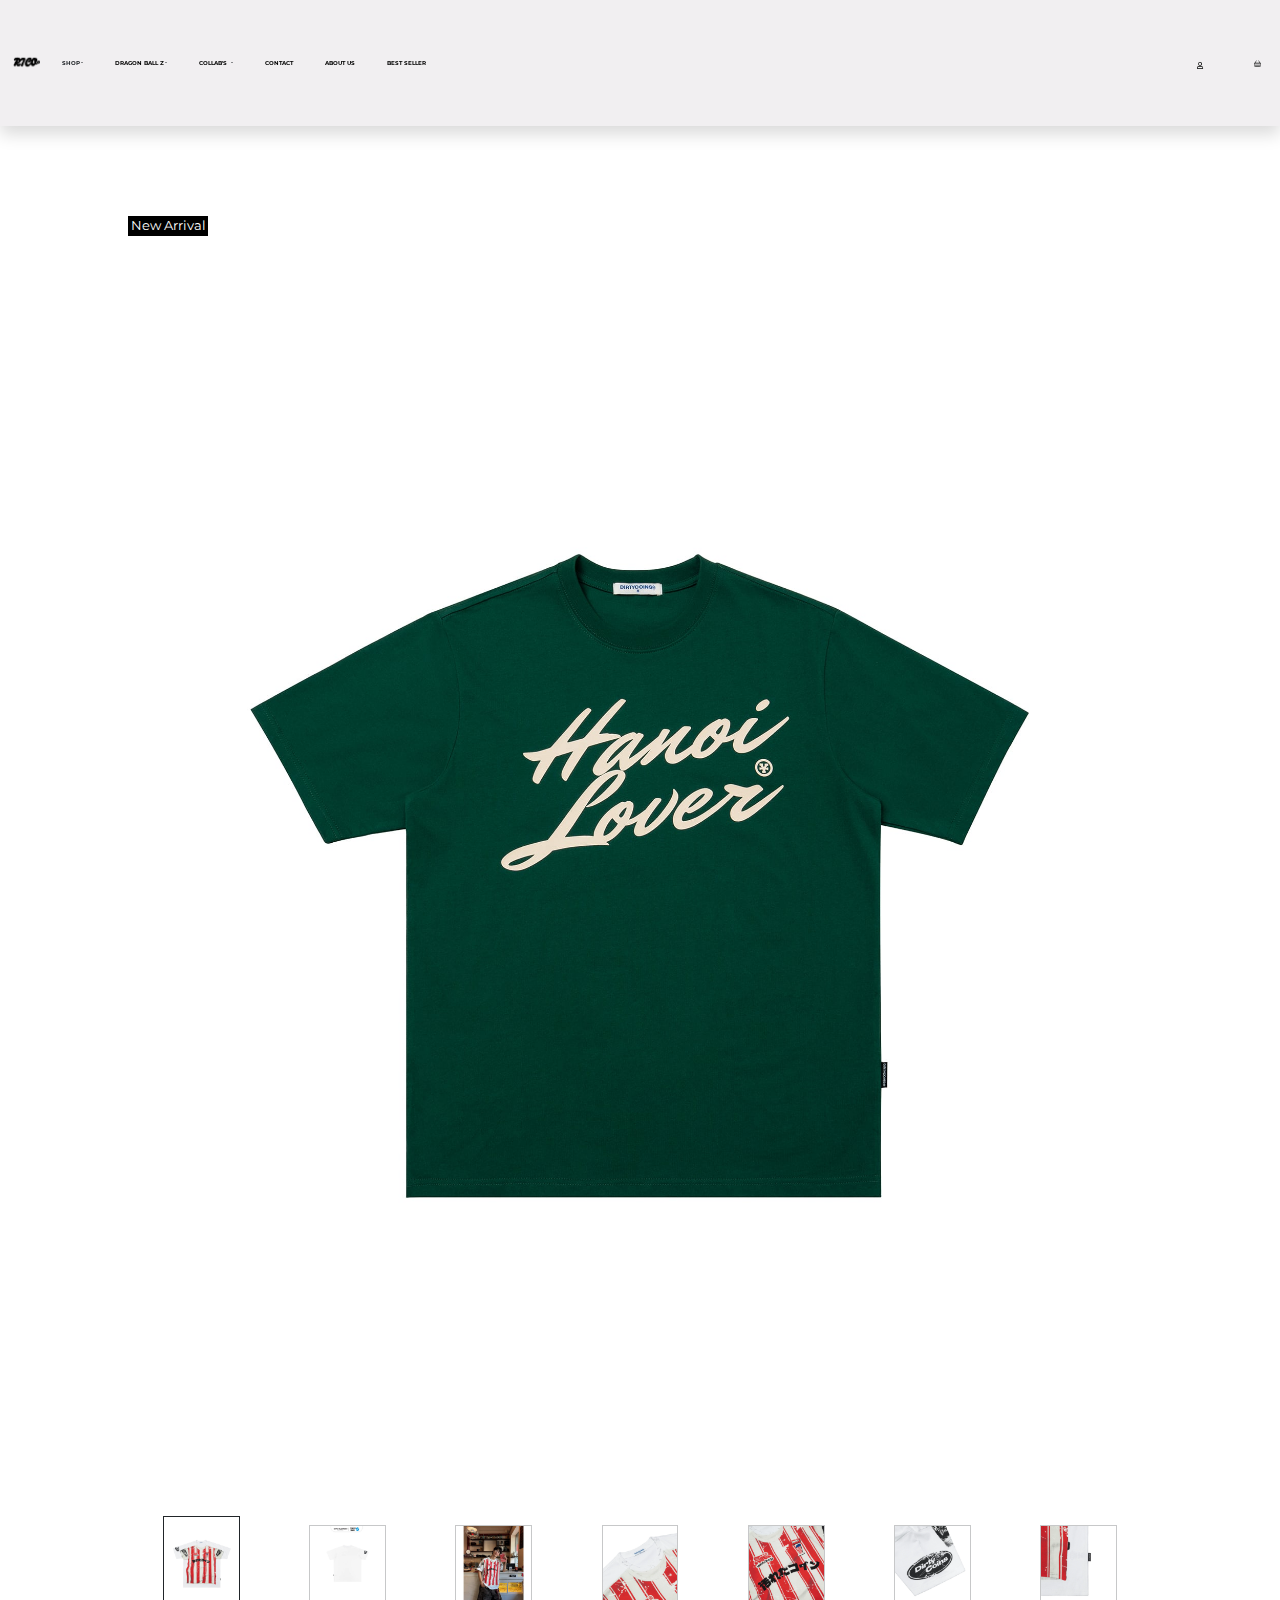
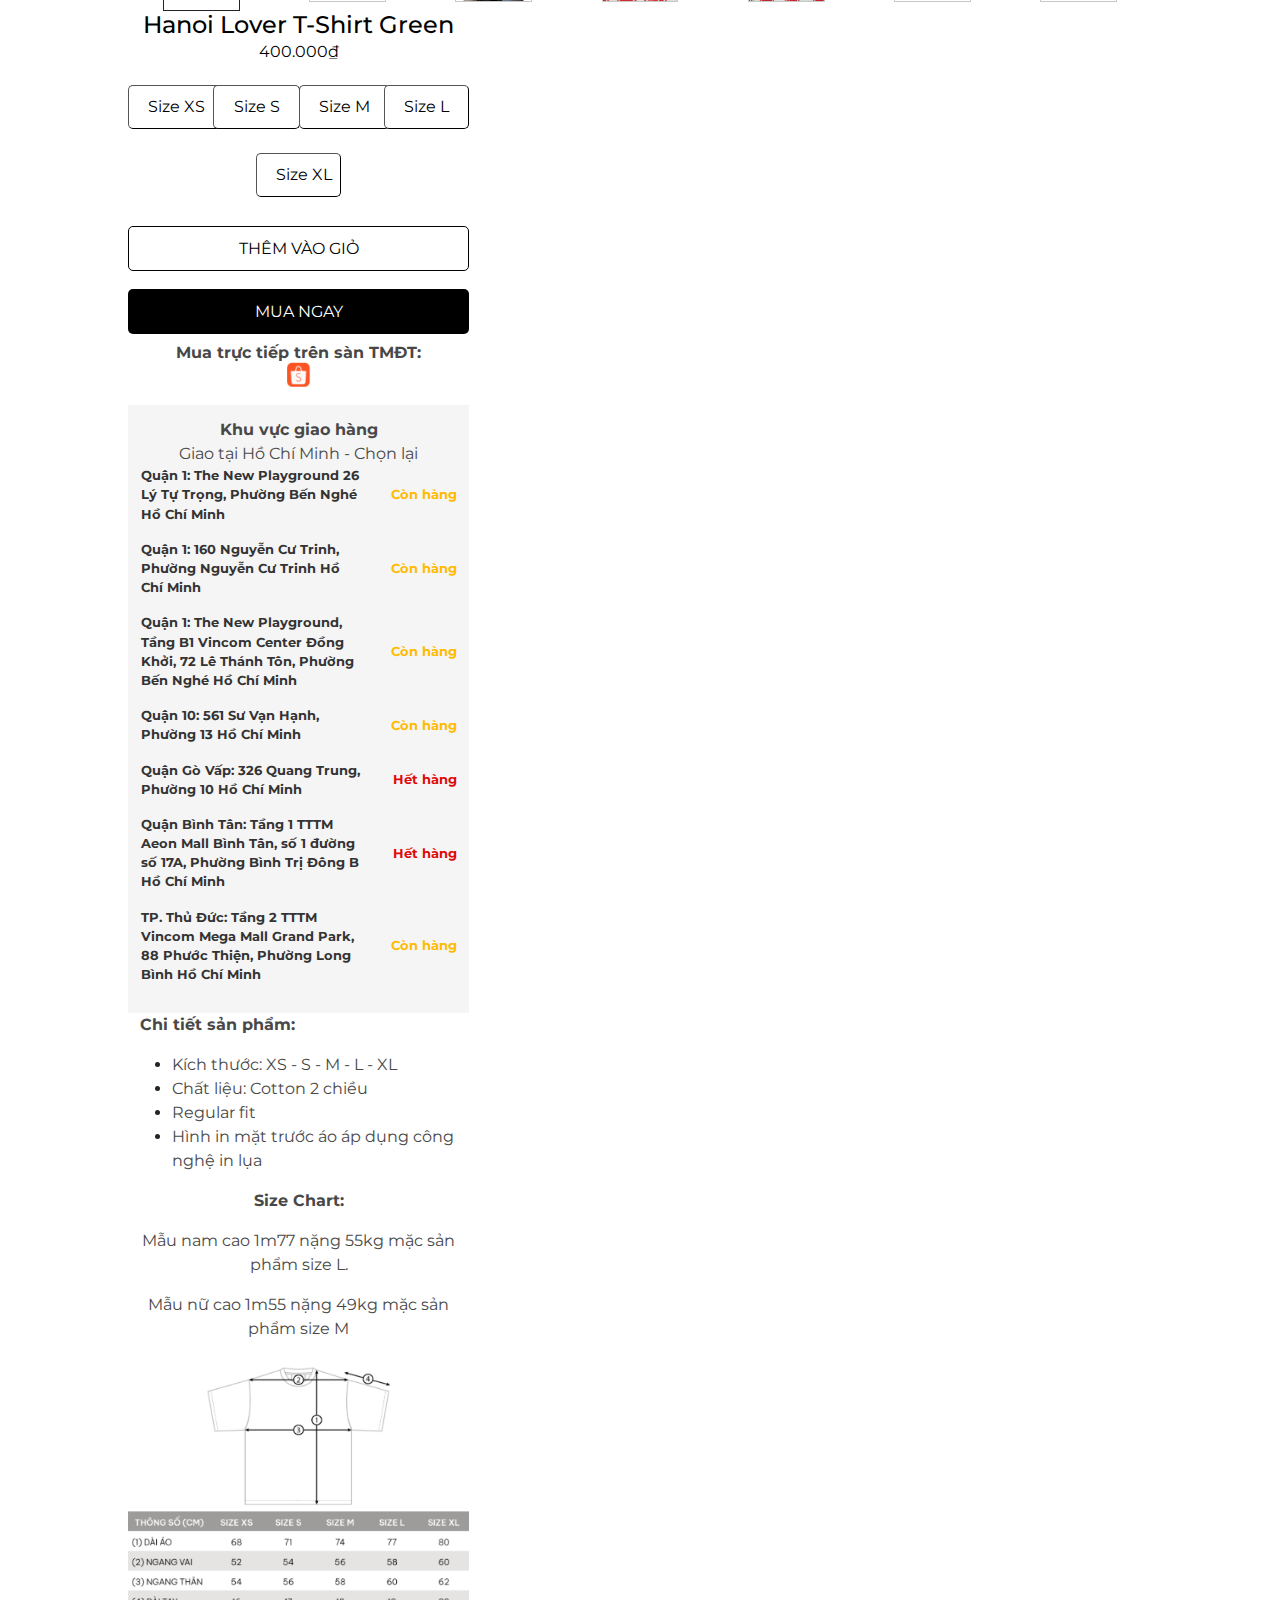
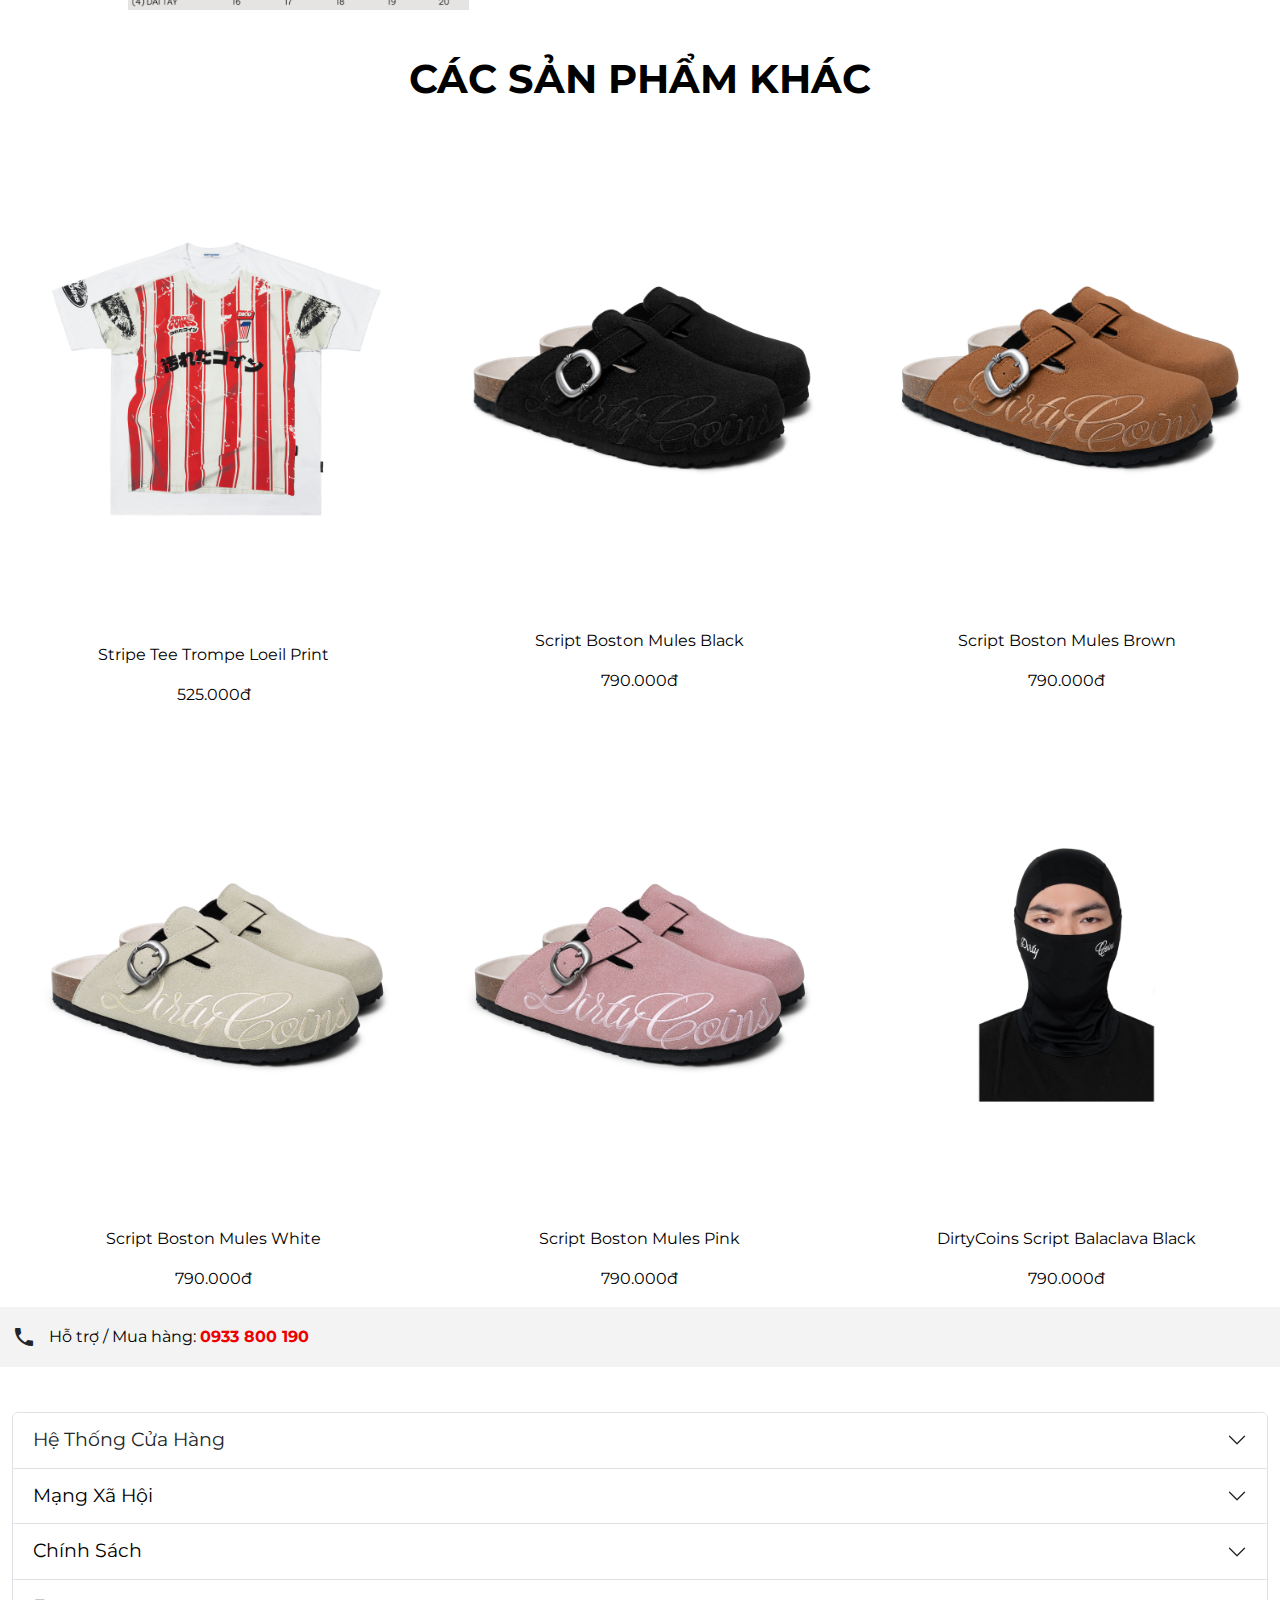
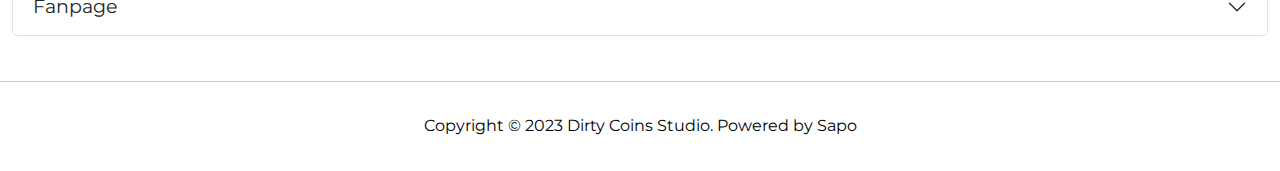
<file: designs/product-8.html>
<!DOCTYPE html><html data-bs-theme="light" lang="en"><head><meta charset="utf-8"><meta name="viewport" content="width=device-width, initial-scale=1.0, shrink-to-fit=no"><title>DoAn-ThietKeGiaoDienNguoiDung</title><link rel="stylesheet" href="assets/bootstrap/css/bootstrap.min.css"><link rel="stylesheet" href="assets/fonts/fontawesome-all.min.css"><link rel="stylesheet" href="assets/fonts/material-icons.min.css"><link rel="stylesheet" href="assets/css/styles.css"><link rel="preconnect" href="https://fonts.googleapis.com">
<link rel="preconnect" href="https://fonts.gstatic.com" crossorigin>
<link href="https://fonts.googleapis.com/css2?family=Montserrat:ital,wght@0,100..900;1,100..900&display=swap" rel="stylesheet">
</head><body class="overflow-x-hidden" style="margin: 0;padding: 0;font-family: Montserrat, sans-serif;"><header class="shadow position-fixed d-flex z-3 flex-row justify-content-center align-items-center flex-nowrap" style="width: 100vw;margin: 0;padding: 0;height: 14vh;background: #f1eff1;padding-right: 1vw;padding-left: 1vw;"><a href="index.html" style="width: auto;height: auto;"><img class="img-fluid logo" width="436" height="436" src="assets/img/3-nobg.png"></a><div class="container text-nowrap" style="padding: 0;"><ul class="nav"><li class="nav-item dropdown"><a class="dropdown-toggle nav-link" aria-expanded="false" data-bs-toggle="dropdown" href="shop.html" style="color: var(--bs-dark);"><strong>SHOP</strong></a><div class="dropdown-menu"><a class="dropdown-item" href="shop.html">TOPS</a><a class="dropdown-item" href="#">BOTTOMS&nbsp;</a><a class="dropdown-item" href="#">ACCESSORIES</a><a class="dropdown-item" href="#">BAGS</a><a class="dropdown-item" href="#">WOMENSWEAR</a><a class="dropdown-item" href="#">COMBO</a></div></li><li class="nav-item dropdown"><a class="dropdown-toggle nav-link" aria-expanded="false" data-bs-toggle="dropdown" href="#" style="color: var(--bs-dark);"><strong><span style="color: rgb(0, 0, 0);">DRAGON BALL Z</span></strong></a><div class="dropdown-menu"><a class="dropdown-item" href="#">DC | DBZ - TOPS</a><a class="dropdown-item" href="#"><span style="color: var(--bs-dropdown-link-hover-color); background-color: var(--bs-dropdown-link-hover-bg);">DC | DBZ - OUTERWEAR</span></a><a class="dropdown-item" href="#"><span style="color: var(--bs-dropdown-link-hover-color); background-color: var(--bs-dropdown-link-hover-bg);">DC | DBZ - ACCESSORIES</span></a></div></li><li class="nav-item dropdown"><a class="dropdown-toggle nav-link" aria-expanded="false" data-bs-toggle="dropdown" href="#" style="color: var(--bs-dark);"><strong><span style="color: rgb(0, 0, 0);">COLLAB'S</span>&nbsp;</strong></a><div class="dropdown-menu"><a class="dropdown-item" href="#">MASEW</a><a class="dropdown-item" href="#">THE UNDERDOGS</a><a class="dropdown-item" href="#">DRAGON BALL Z</a><a class="dropdown-item" href="#">LA LUNE</a><a class="dropdown-item" href="#">GAM ESPORTS</a><a class="dropdown-item" href="#">ONE PIECE</a><a class="dropdown-item" href="#">LIL 'WUYN</a><a class="dropdown-item" href="#">16TYPH</a><a class="dropdown-item" href="#">MILLION DOLLAR BOY</a></div></li><li class="nav-item"><a class="nav-link" href="#" style="color: var(--bs-black);"><strong>CONTACT</strong></a></li><li class="nav-item"><a class="nav-link" href="#" style="color: var(--bs-black);"><strong>ABOUT US</strong></a></li><li class="nav-item"><a class="nav-link" href="#" style="color: rgb(0,0,0);"><strong>BEST SELLER</strong></a></li></ul></div><div class="container d-flex flex-row justify-content-between align-items-center right-header"><div class="shadow flex-row justify-content-center align-items-center search"><input type="search" style="border-width: 0px;height: 7.5vh;padding: 0;background: rgb(241,239,241);" required="" placeholder="Tìm kiếm..."><svg xmlns="http://www.w3.org/2000/svg" width="1em" height="1em" fill="currentColor" viewBox="0 0 16 16" class="bi bi-search">
  <path d="M11.742 10.344a6.5 6.5 0 1 0-1.397 1.398h-.001c.03.04.062.078.098.115l3.85 3.85a1 1 0 0 0 1.415-1.414l-3.85-3.85a1.007 1.007 0 0 0-.115-.1zM12 6.5a5.5 5.5 0 1 1-11 0 5.5 5.5 0 0 1 11 0"></path>
</svg></div><a href="login.html"><i class="far fa-user icon"></i></a><a href="checkout.html"><svg xmlns="http://www.w3.org/2000/svg" width="1em" height="1em" fill="currentColor" viewBox="0 0 16 16" class="bi bi-basket icon">
  <path d="M5.757 1.071a.5.5 0 0 1 .172.686L3.383 6h9.234L10.07 1.757a.5.5 0 1 1 .858-.514L13.783 6H15a1 1 0 0 1 1 1v1a1 1 0 0 1-1 1v4.5a2.5 2.5 0 0 1-2.5 2.5h-9A2.5 2.5 0 0 1 1 13.5V9a1 1 0 0 1-1-1V7a1 1 0 0 1 1-1h1.217L5.07 1.243a.5.5 0 0 1 .686-.172zM2 9v4.5A1.5 1.5 0 0 0 3.5 15h9a1.5 1.5 0 0 0 1.5-1.5V9zM1 7v1h14V7zm3 3a.5.5 0 0 1 .5.5v3a.5.5 0 0 1-1 0v-3A.5.5 0 0 1 4 10m2 0a.5.5 0 0 1 .5.5v3a.5.5 0 0 1-1 0v-3A.5.5 0 0 1 6 10m2 0a.5.5 0 0 1 .5.5v3a.5.5 0 0 1-1 0v-3A.5.5 0 0 1 8 10m2 0a.5.5 0 0 1 .5.5v3a.5.5 0 0 1-1 0v-3a.5.5 0 0 1 .5-.5m2 0a.5.5 0 0 1 .5.5v3a.5.5 0 0 1-1 0v-3a.5.5 0 0 1 .5-.5"></path>
</svg></a></div></header><div class="container" style="width: 100vw;max-width: 100vw;margin: 0;padding: 0;"><div class="row g-0 row-cols-1 row-cols-xxl-2" style="margin: 0;padding-right: 10vw;padding-left: 10vw;padding-top: 24vh;padding-bottom: 5vh;"><div class="col d-flex flex-column product-left"><div class="d-flex justify-content-center align-items-center" style="background: #000000;width: 80px;height: 20px;"><p style="background: rgba(0,0,0,0);color: rgb(255,255,255);font-size: 0.8rem;margin: 0;padding: 0;">New Arrival</p></div><img class="img-fluid" width="2000" height="2500" src="assets/img/post/1-min.jpg"><div class="row g-0 text-nowrap"><div class="col d-flex justify-content-around align-items-center"><img class="img-fluid" width="2000" height="2500" style="width: 6vw;height: auto;border-width: 1px;border-style: solid;" src="assets/img/post/1-1b37dc3a-f5f6-4ea4-b366-8ac438b87aee.jpg"><img class="img-fluid" width="1024" height="1024" style="width: 6vw;height: auto;border: 1px solid rgba(33,37,41,0.25);" src="assets/img/vn-11134207-7ra0g-m9tyu8smy1p665.png"><img class="img-fluid" width="1024" height="1024" style="width: 6vw;height: auto;border: 1px solid rgba(33,37,41,0.25) ;" src="assets/img/vn-11134207-7ras8-mamgev0eayfsf2.png"><img class="img-fluid" width="1024" height="1024" style="width: 6vw;height: auto;border: 1px solid rgba(33,37,41,0.25) ;" src="assets/img/vn-11134207-7ra0g-m9tyu8vetzla9f.png"><img class="img-fluid" width="1024" height="1024" style="width: 6vw;height: auto;border: 1px solid rgba(33,37,41,0.25) ;" src="assets/img/vn-11134207-7ra0g-m9tyu8tgy8ha23.png"><img class="img-fluid" width="1024" height="1024" style="width: 6vw;height: auto;border: 1px solid rgba(33,37,41,0.25) ;" src="assets/img/vn-11134207-7ra0g-m9tyu8tgwtwue4.png"><img class="img-fluid" width="1024" height="1024" style="width: 6vw;height: auto;border: 1px solid rgba(33,37,41,0.25) ;" src="assets/img/vn-11134207-7ra0g-m9tyu8smzg9md5.png"></div></div></div><div class="col col-xl-4 d-flex flex-column justify-content-center align-items-center product-right"><h4 class="text-center" style="margin: 0;"><span style="color: rgb(0, 0, 0);">Hanoi Lover T-Shirt Green</span></h4><p class="text-center" style="margin: 0;"><span style="color: rgb(0, 0, 0);">400.000₫</span></p><div class="row g-0 row-cols-4 d-flex justify-content-center align-items-center" style="margin-right: 0;margin-left: 0;margin-top: 1vh;margin-bottom: 1vh;height: 15vh;"><div class="col"><button class="text-nowrap" type="button" style="padding-top: 1vh;padding-bottom: 1vh;padding-right: 1.5vw;padding-left: 1.5vw;background-color: #ffffff;border-width: 1px;border-radius: 5px;">Size XS</button></div><div class="col"><button class="text-nowrap" type="button" style="padding-top: 1vh;padding-bottom: 1vh;padding-right: 1.5vw;padding-left: 1.5vw;background-color: #ffffff;border-width: 1px;border-radius: 5px;">Size S</button></div><div class="col"><button class="text-nowrap" type="button" style="padding-top: 1vh;padding-bottom: 1vh;padding-right: 1.5vw;padding-left: 1.5vw;background-color: #ffffff;border-width: 1px;border-radius: 5px;">Size M</button></div><div class="col"><button class="text-nowrap" type="button" style="padding-top: 1vh;padding-bottom: 1vh;padding-right: 1.5vw;padding-left: 1.5vw;background-color: #ffffff;border-width: 1px;border-radius: 5px;">Size L</button></div><div class="col"><button class="text-nowrap" type="button" style="padding-top: 1vh;padding-bottom: 1vh;padding-right: 1.5vw;padding-left: 1.5vw;background-color: #ffffff;border-width: 1px;border-radius: 5px;width: 100%;">Size XL</button></div></div><a class="text-nowrap d-flex justify-content-center align-items-center" role="button" style="padding-top: 1vh;padding-bottom: 1vh;padding-right: 1.5vw;padding-left: 1.5vw;background-color: #ffffff;border-radius: 5px;width: 100%;margin-top: 1vh;margin-bottom: 1vh;height: 45px;border-width: 1px;border-style: solid;" href="cart.html">THÊM VÀO GIỎ</a><a class="text-nowrap d-flex justify-content-center align-items-center" role="button" style="padding-top: 1vh;padding-bottom: 1vh;padding-right: 1.5vw;padding-left: 1.5vw;border-width: 1px;border-radius: 5px;width: 100%;margin-top: 1vh;margin-bottom: 1vh;color: rgb(255,255,255);background: #000000;height: 45px;" href="checkout.html">MUA NGAY</a><h6 style="margin: 0;"><strong><span style="color: rgb(72, 72, 72);">Mua trực tiếp trên sàn TMĐT:</span></strong></h6><img src="assets/img/clipboard-image-4.png" style="width: 25px;height: 25px;margin: 0px;margin-left: 0px;margin-bottom: 2vh;"><div class="row g-0 row-cols-1" style="background: #f5f5f5;width: 100%;padding: 1vw;"><div class="col d-flex flex-column justify-content-center align-items-center"><p class="text-center" style="margin-top: 0px;margin-bottom: 0px;"><strong><span style="color: rgb(72, 72, 72);">Khu vực giao hàng</span></strong></p><p class="text-center" style="margin-bottom: 0px;margin-top: 0px;"><span style="color: rgb(72, 72, 72);">Giao tại Hồ Chí Minh&nbsp;- Chọn lại</span></p></div><div class="col d-flex justify-content-between align-items-center"><p style="width: 70%;font-size: 0.8rem;"><strong><span style="color: rgb(51, 51, 51);">Quận 1: The New Playground 26 Lý Tự Trọng, Phường Bến Nghé Hồ Chí Minh</span></strong></p><p style="width: 30%;text-align: right;font-size: 0.8rem;"><strong><span style="color: rgb(255, 187, 0);">Còn hàng</span></strong></p></div><div class="col d-flex justify-content-between align-items-center"><p style="width: 70%;font-size: 0.8rem;"><strong><span style="color: rgb(51, 51, 51);">Quận 1: 160 Nguyễn Cư Trinh, Phường Nguyễn Cư Trinh Hồ Chí Minh</span></strong></p><p style="width: 30%;text-align: right;font-size: 0.8rem;"><strong><span style="color: rgb(255, 187, 0);">Còn hàng</span></strong></p></div><div class="col d-flex justify-content-between align-items-center"><p style="width: 70%;font-size: 0.8rem;"><strong><span style="color: rgb(51, 51, 51);">Quận 1: The New Playground, Tầng B1 Vincom Center Đồng Khởi, 72 Lê Thánh Tôn, Phường Bến Nghé Hồ Chí Minh</span></strong></p><p style="width: 30%;text-align: right;font-size: 0.8rem;"><strong><span style="color: rgb(255, 187, 0);">Còn hàng</span></strong></p></div><div class="col d-flex justify-content-between align-items-center"><p style="width: 70%;font-size: 0.8rem;"><strong><span style="color: rgb(51, 51, 51);">Quận 10: 561 Sư Vạn Hạnh, Phường 13 Hồ Chí Minh</span></strong></p><p style="width: 30%;text-align: right;font-size: 0.8rem;"><strong><span style="color: rgb(255, 187, 0);">Còn hàng</span></strong></p></div><div class="col d-flex justify-content-between align-items-center"><p style="width: 70%;font-size: 0.8rem;"><strong><span style="color: rgb(51, 51, 51);">Quận Gò Vấp: 326 Quang Trung, Phường 10 Hồ Chí Minh</span></strong></p><p style="width: 30%;text-align: right;font-size: 0.8rem;"><strong><span style="color: rgb(222, 10, 10);">Hết hàng</span></strong></p></div><div class="col d-flex justify-content-between align-items-center"><p style="width: 70%;font-size: 0.8rem;"><strong><span style="color: rgb(51, 51, 51);">Quận Bình Tân: Tầng 1 TTTM Aeon Mall Bình Tân, số 1 đường số 17A, Phường Bình Trị Đông B Hồ Chí Minh</span></strong></p><p style="width: 30%;text-align: right;font-size: 0.8rem;"><strong><span style="color: rgb(222, 10, 10);">Hết hàng</span></strong></p></div><div class="col d-flex justify-content-between align-items-center"><p style="width: 70%;font-size: 0.8rem;"><strong><span style="color: rgb(51, 51, 51);">TP. Thủ Đức: Tầng 2 TTTM Vincom Mega Mall Grand Park, 88 Phước Thiện, Phường Long Bình Hồ Chí Minh</span></strong></p><p style="width: 30%;text-align: right;font-size: 0.8rem;"><strong><span style="color: rgb(255, 187, 0);">Còn hàng</span></strong></p></div></div><div class="row" style="width: 100%;"><div class="col d-flex flex-column justify-content-center align-items-start"><p><strong><span style="color: rgb(72, 72, 72);">Chi tiết sản phẩm:</span></strong></p><ul><li><span style="color: rgb(72, 72, 72);">Kích thước: XS - S - M - L - XL</span></li><li><span style="color: rgb(72, 72, 72);">Chất liệu: Cotton 2 chiều</span></li><li><span style="color: rgb(72, 72, 72);">Regular fit</span></li><li><span style="color: rgb(72, 72, 72);">Hình in mặt trước áo áp dụng công nghệ in lụa</span></li></ul></div></div><p class="text-center"><strong><span style="color: rgb(72, 72, 72);">Size Chart:</span></strong></p><p class="text-center"><span style="color: rgb(72, 72, 72);">Mẫu nam cao 1m77 nặng 55kg mặc sản phẩm size L.</span></p><p class="text-center"><span style="color: rgb(72, 72, 72);">Mẫu nữ cao 1m55 nặng 49kg mặc sản phẩm size M</span></p><img class="img-fluid" width="449" height="333" src="assets/img/clipboard-image-3.png"></div></div><h1 class="text-center"><strong><span style="color: rgb(0, 0, 0);">CÁC SẢN PHẨM KHÁC</span></strong></h1><div class="row row-cols-3" style="width: 100vw;margin: 0;"><div class="col col-xxl-2 d-flex flex-column justify-content-center align-items-center" style="padding: 0px;"><a href="#" style="margin-right: 0px;margin-left: 1px;padding-right: 0px;"><img class="img-fluid" width="2000" height="2500" src="assets/img/post/1-1b37dc3a-f5f6-4ea4-b366-8ac438b87aee.jpg"><p class="text-center">Stripe Tee Trompe Loeil Print</p><p class="text-center">525.000đ</p></a></div><div class="col col-xxl-2 d-flex flex-column justify-content-center align-items-center"><a href="#"><img class="img-fluid" width="2000" height="2500" src="assets/img/post/1-00b6f108-15aa-4aa0-8c25-0f4403cf354a-56a571c3-ad3e-4bcd-abcb-c30a05c4d5b7.jpg"><p class="text-center">Script Boston Mules Black</p><p class="text-center">790.000đ</p></a></div><div class="col col-xxl-2 d-flex flex-column justify-content-center align-items-center"><a href="#"><img class="img-fluid" width="2000" height="2500" src="assets/img/post/1-2257c9cd-c362-47b0-8e3b-544bfa89cde8.jpg"><p class="text-center">Script Boston Mules Brown</p><p class="text-center">790.000đ</p></a></div><div class="col col-xxl-2 d-flex flex-column justify-content-center align-items-center"><a href="#"><img class="img-fluid" width="2000" height="2500" src="assets/img/post/1-33d89744-b5da-4eb0-aa4b-4b1d735261a9.jpg"><p class="text-center">Script Boston Mules White</p><p class="text-center">790.000đ</p></a></div><div class="col col-xxl-2 d-flex flex-column justify-content-center align-items-center"><a href="#"><img class="img-fluid" width="2000" height="2500" src="assets/img/post/1-compressed-214c4ba1-0917-46f4-bf5f-49c8de24f1c0.jpg"><p class="text-center">Script Boston Mules Pink</p><p class="text-center">790.000đ</p></a></div><div class="col col-xxl-2 d-flex flex-column justify-content-center align-items-center"><a href="#"><img class="img-fluid" width="2000" height="2500" src="assets/img/post/3-dbe0588d-f881-432a-be94-851141892e12.jpg"><p class="text-center">DirtyCoins Script Balaclava Black</p><p class="text-center">790.000đ</p></a></div></div></div><footer style="width: 100vw;"><div class="container d-flex flex-row justify-content-start align-items-center" style="width: 100vw;max-width: 100vw;background: #f3f3f3;margin: 0;padding-top: 2vh;padding-bottom: 2vh;"><i class="material-icons">phone</i><p style="margin: 0;margin-left: 1vw;"><span style="color: rgb(0, 0, 0);">Hỗ trợ / Mua hàng:&nbsp;</span><a href="tel:0933800190"><strong><span style="color: rgb(238, 0, 0);">0933 800 190</span></strong></a></p></div><div class="container d-flex flex-row" style="width: 100vw;max-width: 100vw;background: rgba(255,255,255,0);margin: 0;"><div class="accordion" role="tablist" id="accordion-1" style="width: 100%;margin-bottom: 5vh;margin-top: 5vh;"><div class="accordion-item"><h2 class="accordion-header" role="tab"><button class="accordion-button collapsed" type="button" data-bs-toggle="collapse" data-bs-target="#accordion-1 .item-1" aria-expanded="false" aria-controls="accordion-1 .item-1" style="font-size: 19px;">Hệ Thống Cửa Hàng</button></h2><div class="accordion-collapse collapse item-1" role="tabpanel" data-bs-parent="#accordion-1"><div class="accordion-body"><p class="mb-0"><strong><span style="color: rgb(72, 72, 72);">Chi Nhánh Hồ Chí Minh:</span></strong><br><strong><span style="color: rgb(72, 72, 72);">Phường Sài Gòn</span></strong><span style="color: rgb(72, 72, 72);">&nbsp;- The New Playground, Tầng B1 Vincom Center Đồng Khởi, 72 Lê Thánh Tôn.</span><br><strong><span style="color: rgb(72, 72, 72);">Phường An Lạc</span></strong><span style="color: rgb(72, 72, 72);">&nbsp;- Tầng 1 TTTM Aeon Mall Bình Tân, số 1 đường số 17A.</span><br><strong><span style="color: rgb(72, 72, 72);">Phường Long Bình</span></strong><span style="color: rgb(72, 72, 72);">&nbsp;- Tầng 2 TTTM Vincom Mega Mall Grand Park.</span><br><strong><span style="color: rgb(72, 72, 72);">Phường Hòa Hưng</span></strong><span style="color: rgb(72, 72, 72);">&nbsp;- 561 Sư Vạn Hạnh.</span><br><strong><span style="color: rgb(72, 72, 72);">Phường Cầu Ông Lãnh</span></strong><span style="color: rgb(72, 72, 72);">&nbsp;- 160 Nguyễn Cư Trinh.</span><br><strong><span style="color: rgb(72, 72, 72);">Phường Sài Gòn</span></strong><span style="color: rgb(72, 72, 72);">&nbsp;- The New Playground 26 Lý Tự Trọng.</span><br><strong><span style="color: rgb(72, 72, 72);">Phường Gò Vấp</span></strong><span style="color: rgb(72, 72, 72);">&nbsp;- 326 Quang Trung.</span><br><strong><span style="color: rgb(72, 72, 72);">Phường Thủ Dầu Một</span></strong><span style="color: rgb(72, 72, 72);">&nbsp;- 28 Yersin.</span></p><p class="mb-0"><strong><span style="color: rgb(72, 72, 72);">Chi Nhánh Đồng Nai:</span></strong><br><strong><span style="color: rgb(72, 72, 72);">Phường Tam Hiệp&nbsp;</span></strong><span style="color: rgb(72, 72, 72);">- 151A Phan Trung.</span></p><p class="mb-0"><strong><span style="color: rgb(72, 72, 72);">Chi Nhánh Cần Thơ:</span></strong><br><strong><span style="color: rgb(72, 72, 72);">Phường Ninh Kiều</span></strong><span style="color: rgb(72, 72, 72);">&nbsp;- 52 Mậu Thân.</span></p><p class="mb-0"><strong><span style="color: rgb(72, 72, 72);">Chi Nhánh Hà Nội:</span></strong><br><strong><span style="color: rgb(72, 72, 72);">Phường Dương Nội</span></strong><span style="color: rgb(72, 72, 72);">&nbsp;- Tầng 2 TTTM Aeon Mall Hà Đông Khu dân cư Hoàng Văn Thụ.</span></p><p class="mb-0"><strong><span style="color: rgb(72, 72, 72);">Chi Nhánh Hưng Yên:</span></strong><br><strong><span style="color: rgb(72, 72, 72);">Xã Nghĩa Trụ</span></strong><span style="color: rgb(72, 72, 72);">&nbsp;- PT.TV 136 - Mega Grand World - Ocean Park 3.</span></p><p class="mb-0"><strong><span style="color: rgb(72, 72, 72);">Chi Nhánh Hải Phòng:</span></strong><br><strong><span style="color: rgb(72, 72, 72);">Phường Lê Chân</span></strong><span style="color: rgb(72, 72, 72);">&nbsp;- Tầng 2 TTTM Aeon Mall Hải Phòng Lê Chân số 10 Võ Nguyên Giáp.</span></p><p class="mb-0"><a href="tel:0933800190"><span style="color: rgb(67, 67, 67); background-color: transparent;">0933 800 190</span></a><span style="color: rgb(72, 72, 72);">&nbsp;-&nbsp;</span><a href="tel:1900252557"><span style="color: rgb(67, 67, 67); background-color: transparent;">1900252557</span></a><br><a href="mailto:csteamdcs@gmail.com"><span style="color: rgb(67, 67, 67); background-color: transparent;">csteamdcs@gmail.com</span></a></p></div></div></div><div class="accordion-item"><h2 class="accordion-header" role="tab"><button class="accordion-button collapsed" type="button" data-bs-toggle="collapse" data-bs-target="#accordion-1 .item-2" aria-expanded="false" aria-controls="accordion-1 .item-2" style="font-size: 19px;"><br><span style="color: rgb(0, 0, 0);">Mạng Xã Hội</span></button></h2><div class="accordion-collapse collapse item-2" role="tabpanel" data-bs-parent="#accordion-1"><div class="accordion-body"><svg xmlns="http://www.w3.org/2000/svg" width="1em" height="1em" fill="currentColor" viewBox="0 0 16 16" class="bi bi-facebook" style="font-size: 30px;">
  <path d="M16 8.049c0-4.446-3.582-8.05-8-8.05C3.58 0-.002 3.603-.002 8.05c0 4.017 2.926 7.347 6.75 7.951v-5.625h-2.03V8.05H6.75V6.275c0-2.017 1.195-3.131 3.022-3.131.876 0 1.791.157 1.791.157v1.98h-1.009c-.993 0-1.303.621-1.303 1.258v1.51h2.218l-.354 2.326H9.25V16c3.824-.604 6.75-3.934 6.75-7.951"></path>
</svg><svg xmlns="http://www.w3.org/2000/svg" width="1em" height="1em" fill="currentColor" viewBox="0 0 16 16" class="bi bi-youtube" style="font-size: 29px;">
  <path d="M8.051 1.999h.089c.822.003 4.987.033 6.11.335a2.01 2.01 0 0 1 1.415 1.42c.101.38.172.883.22 1.402l.01.104.022.26.008.104c.065.914.073 1.77.074 1.957v.075c-.001.194-.01 1.108-.082 2.06l-.008.105-.009.104c-.05.572-.124 1.14-.235 1.558a2.007 2.007 0 0 1-1.415 1.42c-1.16.312-5.569.334-6.18.335h-.142c-.309 0-1.587-.006-2.927-.052l-.17-.006-.087-.004-.171-.007-.171-.007c-1.11-.049-2.167-.128-2.654-.26a2.007 2.007 0 0 1-1.415-1.419c-.111-.417-.185-.986-.235-1.558L.09 9.82l-.008-.104A31.4 31.4 0 0 1 0 7.68v-.123c.002-.215.01-.958.064-1.778l.007-.103.003-.052.008-.104.022-.26.01-.104c.048-.519.119-1.023.22-1.402a2.007 2.007 0 0 1 1.415-1.42c.487-.13 1.544-.21 2.654-.26l.17-.007.172-.006.086-.003.171-.007A99.788 99.788 0 0 1 7.858 2h.193zM6.4 5.209v4.818l4.157-2.408z"></path>
</svg><svg xmlns="http://www.w3.org/2000/svg" width="1em" height="1em" fill="currentColor" viewBox="0 0 16 16" class="bi bi-instagram" style="font-size: 30px;">
  <path d="M8 0C5.829 0 5.556.01 4.703.048 3.85.088 3.269.222 2.76.42a3.917 3.917 0 0 0-1.417.923A3.927 3.927 0 0 0 .42 2.76C.222 3.268.087 3.85.048 4.7.01 5.555 0 5.827 0 8.001c0 2.172.01 2.444.048 3.297.04.852.174 1.433.372 1.942.205.526.478.972.923 1.417.444.445.89.719 1.416.923.51.198 1.09.333 1.942.372C5.555 15.99 5.827 16 8 16s2.444-.01 3.298-.048c.851-.04 1.434-.174 1.943-.372a3.916 3.916 0 0 0 1.416-.923c.445-.445.718-.891.923-1.417.197-.509.332-1.09.372-1.942C15.99 10.445 16 10.173 16 8s-.01-2.445-.048-3.299c-.04-.851-.175-1.433-.372-1.941a3.926 3.926 0 0 0-.923-1.417A3.911 3.911 0 0 0 13.24.42c-.51-.198-1.092-.333-1.943-.372C10.443.01 10.172 0 7.998 0h.003zm-.717 1.442h.718c2.136 0 2.389.007 3.232.046.78.035 1.204.166 1.486.275.373.145.64.319.92.599.28.28.453.546.598.92.11.281.24.705.275 1.485.039.843.047 1.096.047 3.231s-.008 2.389-.047 3.232c-.035.78-.166 1.203-.275 1.485a2.47 2.47 0 0 1-.599.919c-.28.28-.546.453-.92.598-.28.11-.704.24-1.485.276-.843.038-1.096.047-3.232.047s-2.39-.009-3.233-.047c-.78-.036-1.203-.166-1.485-.276a2.478 2.478 0 0 1-.92-.598 2.48 2.48 0 0 1-.6-.92c-.109-.281-.24-.705-.275-1.485-.038-.843-.046-1.096-.046-3.233 0-2.136.008-2.388.046-3.231.036-.78.166-1.204.276-1.486.145-.373.319-.64.599-.92.28-.28.546-.453.92-.598.282-.11.705-.24 1.485-.276.738-.034 1.024-.044 2.515-.045v.002zm4.988 1.328a.96.96 0 1 0 0 1.92.96.96 0 0 0 0-1.92zm-4.27 1.122a4.109 4.109 0 1 0 0 8.217 4.109 4.109 0 0 0 0-8.217zm0 1.441a2.667 2.667 0 1 1 0 5.334 2.667 2.667 0 0 1 0-5.334"></path>
</svg></div></div></div><div class="accordion-item"><h2 class="accordion-header" role="tab"><button class="accordion-button collapsed" type="button" data-bs-toggle="collapse" data-bs-target="#accordion-1 .item-3" aria-expanded="false" aria-controls="accordion-1 .item-3" style="font-size: 19px;"><br><span style="color: rgb(0, 0, 0);">Chính Sách</span></button></h2><div class="accordion-collapse collapse item-3" role="tabpanel" data-bs-parent="#accordion-1"><div class="accordion-body"><ul><li><a href="https://dirtycoins.vn/chinh-sach-bao-ve-thong-tin-ca-nhan" target="_blank"><span style="color: rgb(67, 67, 67); background-color: transparent;">Chính sách bảo mật</span></a></li><li><a href="https://dirtycoins.vn/faq-cau-hoi-thuong-gap" target="_blank"><span style="color: rgb(67, 67, 67); background-color: transparent;">FAQ</span></a></li><li><a href="https://dirtycoins.vn/chinh-sach-the-thanh-vien" target="_blank"><span style="color: rgb(67, 67, 67); background-color: transparent;">Chính sách Thẻ Thành viên</span></a></li><li><a href="https://dirtycoins.vn/chinh-sach-bao-hanh-san-pham" target="_blank"><span style="color: rgb(67, 67, 67); background-color: transparent;">Chính sách Bảo hành &amp; Đổi trả</span></a></li><li><a href="https://dirtycoins.vn/chinh-sach-giao-hang-hoa-toc" target="_blank"><span style="color: rgb(67, 67, 67); background-color: transparent;">Chính sách giao hàng hỏa tốc</span></a></li></ul></div></div></div><div class="accordion-item"><h2 class="accordion-header" role="tab"><button class="accordion-button collapsed" type="button" data-bs-toggle="collapse" data-bs-target="#accordion-1 .item-4" aria-expanded="false" aria-controls="accordion-1 .item-4" style="font-size: 19px;">Fanpage</button></h2><div class="accordion-collapse collapse item-4" role="tabpanel" data-bs-parent="#accordion-1"><div class="accordion-body"></div></div></div></div><div class="row g-0 row-cols-4 footer-row" style="width: 100vw;"><div class="col" style="padding-right: 0px;margin-right: -10px;"><h4><strong><span style="color: rgb(0, 0, 0);">Hệ Thống Cửa Hàng</span></strong></h4><p style="margin-right: -367px;margin-left: 11px;margin-bottom: 0px;"><strong><span style="color: rgb(72, 72, 72);">Chi Nhánh Hồ Chí Minh:</span></strong><br><strong><span style="color: rgb(72, 72, 72);">Phường Sài Gòn</span></strong><span style="color: rgb(72, 72, 72);">&nbsp;- The New Playground, Tầng B1 Vincom Center Đồng Khởi, 72 Lê Thánh Tôn.</span><br><strong><span style="color: rgb(72, 72, 72);">Phường An Lạc</span></strong><span style="color: rgb(72, 72, 72);">&nbsp;- Tầng 1 TTTM Aeon Mall Bình Tân, số 1 đường số 17A.</span><br><strong><span style="color: rgb(72, 72, 72);">Phường Long Bình</span></strong><span style="color: rgb(72, 72, 72);">&nbsp;- Tầng 2 TTTM Vincom Mega Mall Grand Park.</span><br><strong><span style="color: rgb(72, 72, 72);">Phường Hòa Hưng</span></strong><span style="color: rgb(72, 72, 72);">&nbsp;- 561 Sư Vạn Hạnh.</span><br><strong><span style="color: rgb(72, 72, 72);">Phường Cầu Ông Lãnh</span></strong><span style="color: rgb(72, 72, 72);">&nbsp;- 160 Nguyễn Cư Trinh.</span><br><strong><span style="color: rgb(72, 72, 72);">Phường Sài Gòn</span></strong><span style="color: rgb(72, 72, 72);">&nbsp;- The New Playground 26 Lý Tự Trọng.</span><br><strong><span style="color: rgb(72, 72, 72);">Phường Gò Vấp</span></strong><span style="color: rgb(72, 72, 72);">&nbsp;- 326 Quang Trung.</span><br><strong><span style="color: rgb(72, 72, 72);">Phường Thủ Dầu Một</span></strong><span style="color: rgb(72, 72, 72);">&nbsp;- 28 Yersin.</span></p><p style="margin-right: -367px;margin-left: 11px;margin-bottom: 0px;"><strong><span style="color: rgb(72, 72, 72);">Chi Nhánh Đồng Nai:</span></strong><br><strong><span style="color: rgb(72, 72, 72);">Phường Tam Hiệp&nbsp;</span></strong><span style="color: rgb(72, 72, 72);">- 151A Phan Trung.</span></p><p style="margin-right: -367px;margin-left: 11px;margin-bottom: 0px;"><strong><span style="color: rgb(72, 72, 72);">Chi Nhánh Cần Thơ:</span></strong><br><strong><span style="color: rgb(72, 72, 72);">Phường Ninh Kiều</span></strong><span style="color: rgb(72, 72, 72);">&nbsp;- 52 Mậu Thân.</span></p><p style="margin-right: -367px;margin-left: 11px;margin-bottom: 0px;"><strong><span style="color: rgb(72, 72, 72);">Chi Nhánh Hà Nội:</span></strong><br><strong><span style="color: rgb(72, 72, 72);">Phường Dương Nội</span></strong><span style="color: rgb(72, 72, 72);">&nbsp;- Tầng 2 TTTM Aeon Mall Hà Đông Khu dân cư Hoàng Văn Thụ.</span></p><p style="margin-right: -367px;margin-left: 11px;margin-bottom: 0px;"><strong><span style="color: rgb(72, 72, 72);">Chi Nhánh Hưng Yên:</span></strong><br><strong><span style="color: rgb(72, 72, 72);">Xã Nghĩa Trụ</span></strong><span style="color: rgb(72, 72, 72);">&nbsp;- PT.TV 136 - Mega Grand World - Ocean Park 3.</span></p><p style="margin-right: -367px;margin-left: 11px;margin-bottom: 0px;"><strong><span style="color: rgb(72, 72, 72);">Chi Nhánh Hải Phòng:</span></strong><br><strong><span style="color: rgb(72, 72, 72);">Phường Lê Chân</span></strong><span style="color: rgb(72, 72, 72);">&nbsp;- Tầng 2 TTTM Aeon Mall Hải Phòng Lê Chân số 10 Võ Nguyên Giáp.</span></p><p style="margin-right: -367px;margin-left: 11px;margin-bottom: 21px;"><a href="tel:0933800190"><span style="color: rgb(67, 67, 67); background-color: transparent;">0933 800 190</span></a><span style="color: rgb(72, 72, 72);">&nbsp;-&nbsp;</span><a href="tel:1900252557"><span style="color: rgb(67, 67, 67); background-color: transparent;">1900252557</span></a><br><a href="mailto:csteamdcs@gmail.com"><span style="color: rgb(67, 67, 67); background-color: transparent;">csteamdcs@gmail.com</span></a></p></div><div class="col" style="margin-left: 388px;"><h4><strong>Mạng Xã Hội</strong></h4><div style="margin-bottom: 38px;"><svg xmlns="http://www.w3.org/2000/svg" width="1em" height="1em" fill="currentColor" viewBox="0 0 16 16" class="bi bi-facebook" style="font-size: 41px;width: 40px;height: 40px;margin-right: 10px;">
  <path d="M16 8.049c0-4.446-3.582-8.05-8-8.05C3.58 0-.002 3.603-.002 8.05c0 4.017 2.926 7.347 6.75 7.951v-5.625h-2.03V8.05H6.75V6.275c0-2.017 1.195-3.131 3.022-3.131.876 0 1.791.157 1.791.157v1.98h-1.009c-.993 0-1.303.621-1.303 1.258v1.51h2.218l-.354 2.326H9.25V16c3.824-.604 6.75-3.934 6.75-7.951"></path>
</svg><svg xmlns="http://www.w3.org/2000/svg" width="1em" height="1em" fill="currentColor" viewBox="0 0 16 16" class="bi bi-youtube" style="font-size: 15px;height: 40px;width: 40px;margin-right: 10px;">
  <path d="M8.051 1.999h.089c.822.003 4.987.033 6.11.335a2.01 2.01 0 0 1 1.415 1.42c.101.38.172.883.22 1.402l.01.104.022.26.008.104c.065.914.073 1.77.074 1.957v.075c-.001.194-.01 1.108-.082 2.06l-.008.105-.009.104c-.05.572-.124 1.14-.235 1.558a2.007 2.007 0 0 1-1.415 1.42c-1.16.312-5.569.334-6.18.335h-.142c-.309 0-1.587-.006-2.927-.052l-.17-.006-.087-.004-.171-.007-.171-.007c-1.11-.049-2.167-.128-2.654-.26a2.007 2.007 0 0 1-1.415-1.419c-.111-.417-.185-.986-.235-1.558L.09 9.82l-.008-.104A31.4 31.4 0 0 1 0 7.68v-.123c.002-.215.01-.958.064-1.778l.007-.103.003-.052.008-.104.022-.26.01-.104c.048-.519.119-1.023.22-1.402a2.007 2.007 0 0 1 1.415-1.42c.487-.13 1.544-.21 2.654-.26l.17-.007.172-.006.086-.003.171-.007A99.788 99.788 0 0 1 7.858 2h.193zM6.4 5.209v4.818l4.157-2.408z"></path>
</svg><svg xmlns="http://www.w3.org/2000/svg" width="1em" height="1em" fill="currentColor" viewBox="0 0 16 16" class="bi bi-instagram" style="font-size: 41px;width: 40px;height: 40px;">
  <path d="M8 0C5.829 0 5.556.01 4.703.048 3.85.088 3.269.222 2.76.42a3.917 3.917 0 0 0-1.417.923A3.927 3.927 0 0 0 .42 2.76C.222 3.268.087 3.85.048 4.7.01 5.555 0 5.827 0 8.001c0 2.172.01 2.444.048 3.297.04.852.174 1.433.372 1.942.205.526.478.972.923 1.417.444.445.89.719 1.416.923.51.198 1.09.333 1.942.372C5.555 15.99 5.827 16 8 16s2.444-.01 3.298-.048c.851-.04 1.434-.174 1.943-.372a3.916 3.916 0 0 0 1.416-.923c.445-.445.718-.891.923-1.417.197-.509.332-1.09.372-1.942C15.99 10.445 16 10.173 16 8s-.01-2.445-.048-3.299c-.04-.851-.175-1.433-.372-1.941a3.926 3.926 0 0 0-.923-1.417A3.911 3.911 0 0 0 13.24.42c-.51-.198-1.092-.333-1.943-.372C10.443.01 10.172 0 7.998 0h.003zm-.717 1.442h.718c2.136 0 2.389.007 3.232.046.78.035 1.204.166 1.486.275.373.145.64.319.92.599.28.28.453.546.598.92.11.281.24.705.275 1.485.039.843.047 1.096.047 3.231s-.008 2.389-.047 3.232c-.035.78-.166 1.203-.275 1.485a2.47 2.47 0 0 1-.599.919c-.28.28-.546.453-.92.598-.28.11-.704.24-1.485.276-.843.038-1.096.047-3.232.047s-2.39-.009-3.233-.047c-.78-.036-1.203-.166-1.485-.276a2.478 2.478 0 0 1-.92-.598 2.48 2.48 0 0 1-.6-.92c-.109-.281-.24-.705-.275-1.485-.038-.843-.046-1.096-.046-3.233 0-2.136.008-2.388.046-3.231.036-.78.166-1.204.276-1.486.145-.373.319-.64.599-.92.28-.28.546-.453.92-.598.282-.11.705-.24 1.485-.276.738-.034 1.024-.044 2.515-.045v.002zm4.988 1.328a.96.96 0 1 0 0 1.92.96.96 0 0 0 0-1.92zm-4.27 1.122a4.109 4.109 0 1 0 0 8.217 4.109 4.109 0 0 0 0-8.217zm0 1.441a2.667 2.667 0 1 1 0 5.334 2.667 2.667 0 0 1 0-5.334"></path>
</svg></div><h4><strong>Chính Sách</strong></h4><ul><li><a href="https://dirtycoins.vn/chinh-sach-bao-ve-thong-tin-ca-nhan" target="_blank"><span style="color: rgb(67, 67, 67); background-color: transparent;">Chính sách bảo mật</span></a></li><li><a href="https://dirtycoins.vn/faq-cau-hoi-thuong-gap" target="_blank"><span style="color: rgb(67, 67, 67); background-color: transparent;">FAQ</span></a></li><li><a href="https://dirtycoins.vn/chinh-sach-the-thanh-vien" target="_blank"><span style="background-color: transparent;">Chính sách Thẻ Thành viên</span></a></li><li><a href="https://dirtycoins.vn/chinh-sach-bao-hanh-san-pham" target="_blank"><span style="color: rgb(67, 67, 67); background-color: transparent;">Chính sách Bảo hành &amp; Đổi trả</span></a></li><li><a href="https://dirtycoins.vn/chinh-sach-giao-hang-hoa-toc" target="_blank"><span style="color: rgb(67, 67, 67); background-color: transparent;">Chính sách giao hàng hỏa tốc</span></a></li></ul></div><div class="col" style="margin-left: -34px;"><h4><strong>Fanpage</strong></h4></div></div></div><div class="container d-flex flex-row justify-content-center align-items-center" style="width: 100vw;max-width: 100vw;background: rgba(255,255,255,0);margin: 0;height: 10vh;bottom: 0;border-top: 1px solid rgba(33,37,41,0.25) ;"><p class="text-center d-flex justify-content-center align-items-center" style="margin: 0;"><span style="color: rgb(0, 0, 0);">Copyright © 2023 Dirty Coins Studio. Powered by Sapo</span></p></div></footer><script src="assets/bootstrap/js/bootstrap.min.js"></script></body></html>
</file>
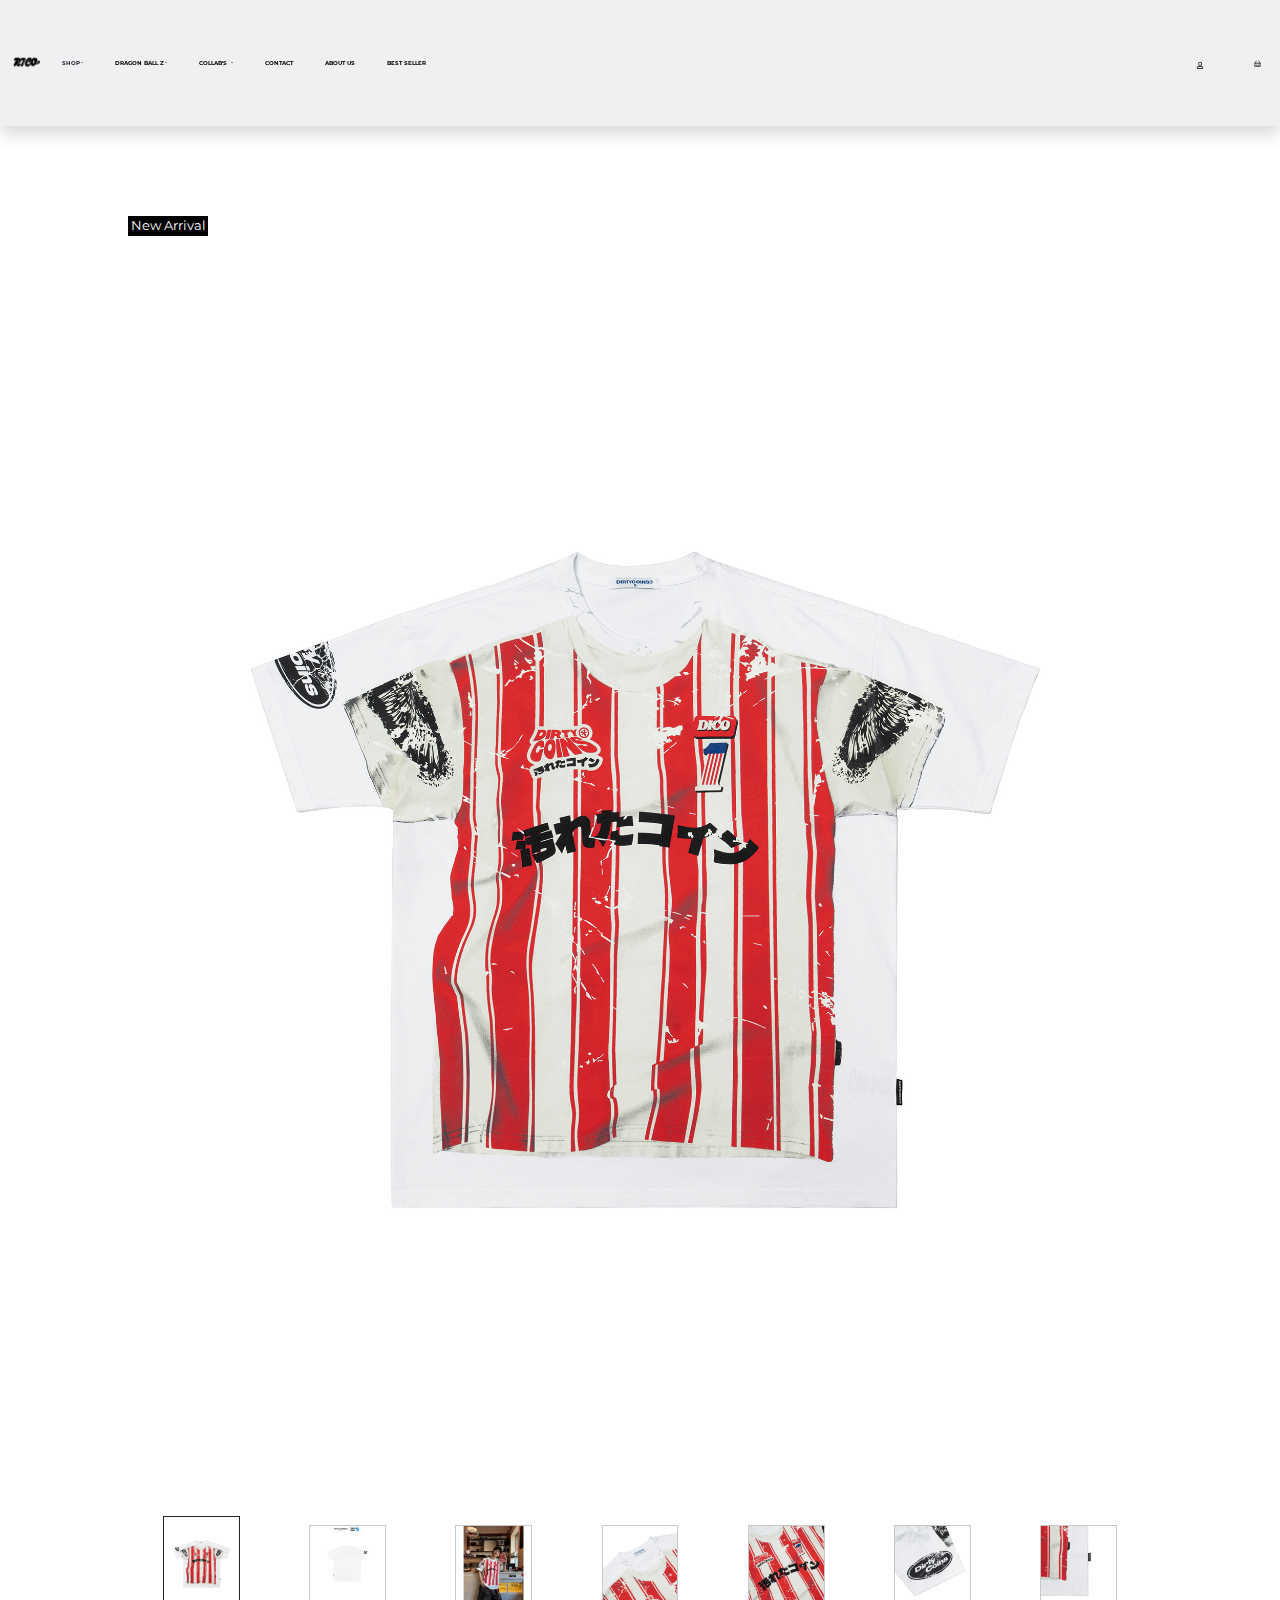
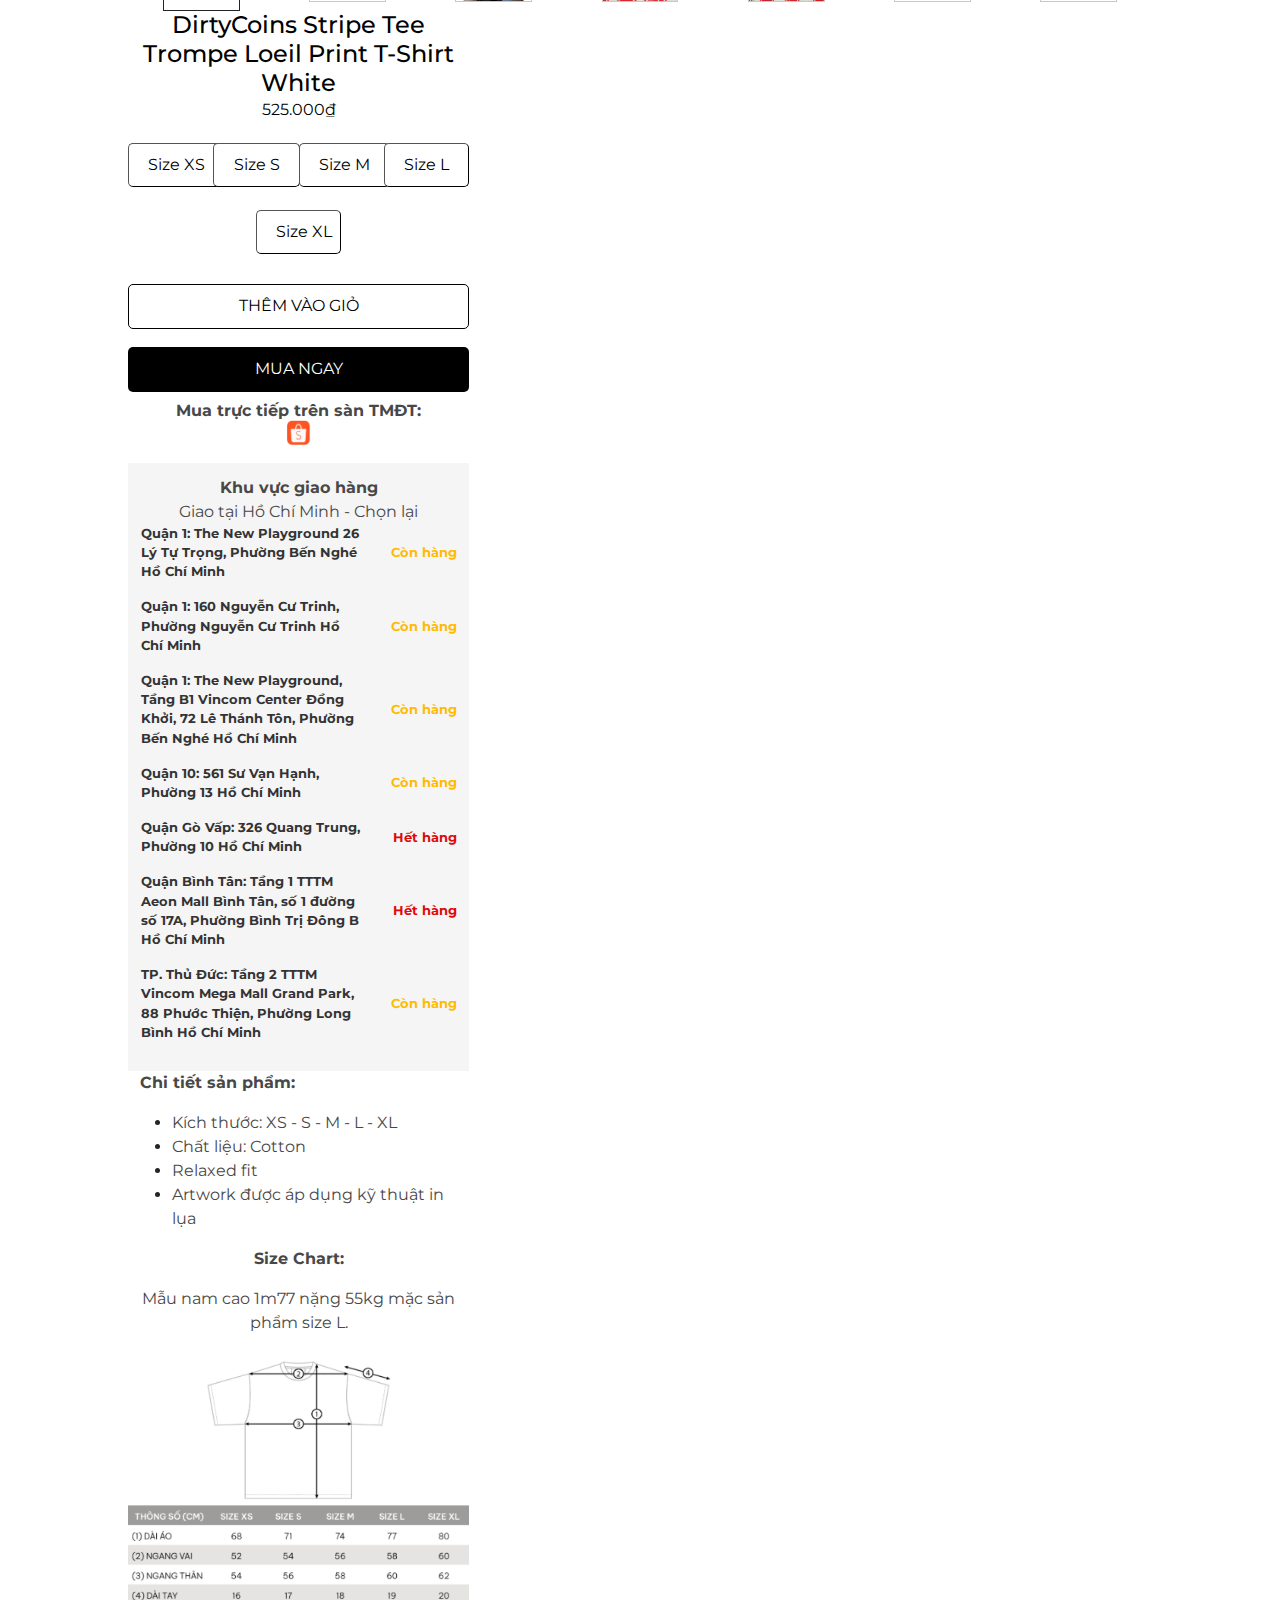
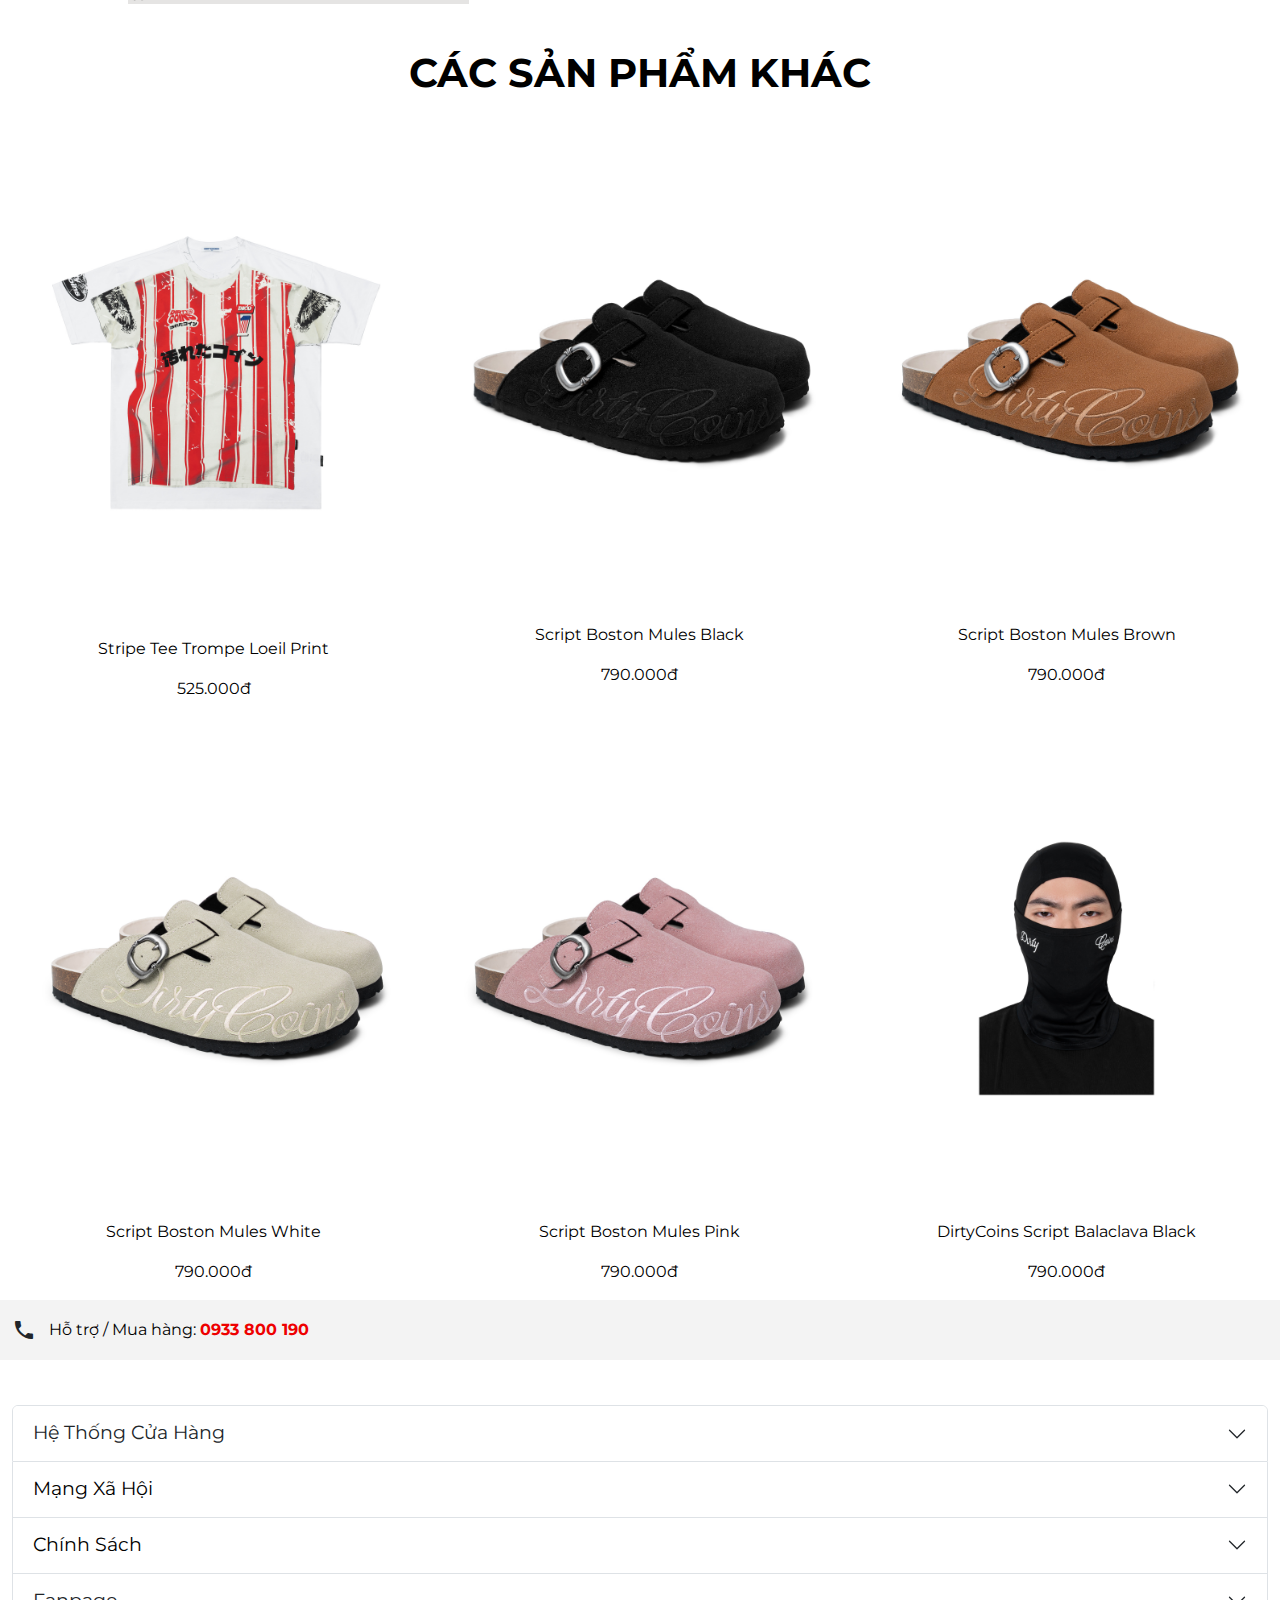
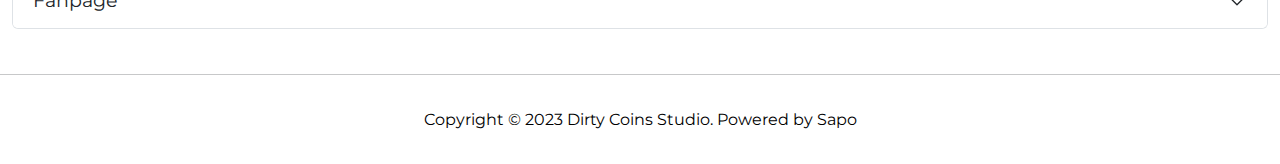
<file: designs/product.html>
<!DOCTYPE html><html data-bs-theme="light" lang="en"><head><meta charset="utf-8"><meta name="viewport" content="width=device-width, initial-scale=1.0, shrink-to-fit=no"><title>DoAn-ThietKeGiaoDienNguoiDung</title><link rel="stylesheet" href="assets/bootstrap/css/bootstrap.min.css"><link rel="stylesheet" href="assets/fonts/fontawesome-all.min.css"><link rel="stylesheet" href="assets/fonts/material-icons.min.css"><link rel="stylesheet" href="assets/css/styles.css"><link rel="preconnect" href="https://fonts.googleapis.com">
<link rel="preconnect" href="https://fonts.gstatic.com" crossorigin>
<link href="https://fonts.googleapis.com/css2?family=Montserrat:ital,wght@0,100..900;1,100..900&display=swap" rel="stylesheet">
</head><body class="overflow-x-hidden" style="margin: 0;padding: 0;font-family: Montserrat, sans-serif;"><header class="shadow position-fixed d-flex z-3 flex-row justify-content-center align-items-center flex-nowrap" style="width: 100vw;margin: 0;padding: 0;height: 14vh;background: #f1eff1;padding-right: 1vw;padding-left: 1vw;"><a href="index.html" style="width: auto;height: auto;"><img class="img-fluid logo" width="436" height="436" src="assets/img/3-nobg.png"></a><div class="container text-nowrap" style="padding: 0;"><ul class="nav"><li class="nav-item dropdown"><a class="dropdown-toggle nav-link" aria-expanded="false" data-bs-toggle="dropdown" href="shop.html" style="color: var(--bs-dark);"><strong>SHOP</strong></a><div class="dropdown-menu"><a class="dropdown-item" href="shop.html">TOPS</a><a class="dropdown-item" href="#">BOTTOMS&nbsp;</a><a class="dropdown-item" href="#">ACCESSORIES</a><a class="dropdown-item" href="#">BAGS</a><a class="dropdown-item" href="#">WOMENSWEAR</a><a class="dropdown-item" href="#">COMBO</a></div></li><li class="nav-item dropdown"><a class="dropdown-toggle nav-link" aria-expanded="false" data-bs-toggle="dropdown" href="#" style="color: var(--bs-dark);"><strong><span style="color: rgb(0, 0, 0);">DRAGON BALL Z</span></strong></a><div class="dropdown-menu"><a class="dropdown-item" href="#">DC | DBZ - TOPS</a><a class="dropdown-item" href="#"><span style="color: var(--bs-dropdown-link-hover-color); background-color: var(--bs-dropdown-link-hover-bg);">DC | DBZ - OUTERWEAR</span></a><a class="dropdown-item" href="#"><span style="color: var(--bs-dropdown-link-hover-color); background-color: var(--bs-dropdown-link-hover-bg);">DC | DBZ - ACCESSORIES</span></a></div></li><li class="nav-item dropdown"><a class="dropdown-toggle nav-link" aria-expanded="false" data-bs-toggle="dropdown" href="#" style="color: var(--bs-dark);"><strong><span style="color: rgb(0, 0, 0);">COLLAB'S</span>&nbsp;</strong></a><div class="dropdown-menu"><a class="dropdown-item" href="#">MASEW</a><a class="dropdown-item" href="#">THE UNDERDOGS</a><a class="dropdown-item" href="#">DRAGON BALL Z</a><a class="dropdown-item" href="#">LA LUNE</a><a class="dropdown-item" href="#">GAM ESPORTS</a><a class="dropdown-item" href="#">ONE PIECE</a><a class="dropdown-item" href="#">LIL 'WUYN</a><a class="dropdown-item" href="#">16TYPH</a><a class="dropdown-item" href="#">MILLION DOLLAR BOY</a></div></li><li class="nav-item"><a class="nav-link" href="#" style="color: var(--bs-black);"><strong>CONTACT</strong></a></li><li class="nav-item"><a class="nav-link" href="#" style="color: var(--bs-black);"><strong>ABOUT US</strong></a></li><li class="nav-item"><a class="nav-link" href="#" style="color: rgb(0,0,0);"><strong>BEST SELLER</strong></a></li></ul></div><div class="container d-flex flex-row justify-content-between align-items-center right-header"><div class="shadow flex-row justify-content-center align-items-center search"><input type="search" style="border-width: 0px;height: 7.5vh;padding: 0;background: rgb(241,239,241);" required="" placeholder="Tìm kiếm..."><svg xmlns="http://www.w3.org/2000/svg" width="1em" height="1em" fill="currentColor" viewBox="0 0 16 16" class="bi bi-search">
  <path d="M11.742 10.344a6.5 6.5 0 1 0-1.397 1.398h-.001c.03.04.062.078.098.115l3.85 3.85a1 1 0 0 0 1.415-1.414l-3.85-3.85a1.007 1.007 0 0 0-.115-.1zM12 6.5a5.5 5.5 0 1 1-11 0 5.5 5.5 0 0 1 11 0"></path>
</svg></div><a href="login.html"><i class="far fa-user icon"></i></a><a href="checkout.html"><svg xmlns="http://www.w3.org/2000/svg" width="1em" height="1em" fill="currentColor" viewBox="0 0 16 16" class="bi bi-basket icon">
  <path d="M5.757 1.071a.5.5 0 0 1 .172.686L3.383 6h9.234L10.07 1.757a.5.5 0 1 1 .858-.514L13.783 6H15a1 1 0 0 1 1 1v1a1 1 0 0 1-1 1v4.5a2.5 2.5 0 0 1-2.5 2.5h-9A2.5 2.5 0 0 1 1 13.5V9a1 1 0 0 1-1-1V7a1 1 0 0 1 1-1h1.217L5.07 1.243a.5.5 0 0 1 .686-.172zM2 9v4.5A1.5 1.5 0 0 0 3.5 15h9a1.5 1.5 0 0 0 1.5-1.5V9zM1 7v1h14V7zm3 3a.5.5 0 0 1 .5.5v3a.5.5 0 0 1-1 0v-3A.5.5 0 0 1 4 10m2 0a.5.5 0 0 1 .5.5v3a.5.5 0 0 1-1 0v-3A.5.5 0 0 1 6 10m2 0a.5.5 0 0 1 .5.5v3a.5.5 0 0 1-1 0v-3A.5.5 0 0 1 8 10m2 0a.5.5 0 0 1 .5.5v3a.5.5 0 0 1-1 0v-3a.5.5 0 0 1 .5-.5m2 0a.5.5 0 0 1 .5.5v3a.5.5 0 0 1-1 0v-3a.5.5 0 0 1 .5-.5"></path>
</svg></a></div></header><div class="container" style="width: 100vw;max-width: 100vw;margin: 0;padding: 0;"><div class="row g-0 row-cols-1 row-cols-xxl-2" style="margin: 0;padding-right: 10vw;padding-left: 10vw;padding-top: 24vh;padding-bottom: 5vh;"><div class="col d-flex flex-column product-left"><div class="d-flex justify-content-center align-items-center" style="background: #000000;width: 80px;height: 20px;"><p style="background: rgba(0,0,0,0);color: rgb(255,255,255);font-size: 0.8rem;margin: 0;padding: 0;">New Arrival</p></div><img class="img-fluid" width="2000" height="2500" src="assets/img/post/1-1b37dc3a-f5f6-4ea4-b366-8ac438b87aee.jpg"><div class="row g-0 text-nowrap"><div class="col d-flex justify-content-around align-items-center"><img class="img-fluid" width="2000" height="2500" style="width: 6vw;height: auto;border-width: 1px;border-style: solid;" src="assets/img/post/1-1b37dc3a-f5f6-4ea4-b366-8ac438b87aee.jpg"><img class="img-fluid" width="1024" height="1024" style="width: 6vw;height: auto;border: 1px solid rgba(33,37,41,0.25);" src="assets/img/vn-11134207-7ra0g-m9tyu8smy1p665.png"><img class="img-fluid" width="1024" height="1024" style="width: 6vw;height: auto;border: 1px solid rgba(33,37,41,0.25) ;" src="assets/img/vn-11134207-7ras8-mamgev0eayfsf2.png"><img class="img-fluid" width="1024" height="1024" style="width: 6vw;height: auto;border: 1px solid rgba(33,37,41,0.25) ;" src="assets/img/vn-11134207-7ra0g-m9tyu8vetzla9f.png"><img class="img-fluid" width="1024" height="1024" style="width: 6vw;height: auto;border: 1px solid rgba(33,37,41,0.25) ;" src="assets/img/vn-11134207-7ra0g-m9tyu8tgy8ha23.png"><img class="img-fluid" width="1024" height="1024" style="width: 6vw;height: auto;border: 1px solid rgba(33,37,41,0.25) ;" src="assets/img/vn-11134207-7ra0g-m9tyu8tgwtwue4.png"><img class="img-fluid" width="1024" height="1024" style="width: 6vw;height: auto;border: 1px solid rgba(33,37,41,0.25) ;" src="assets/img/vn-11134207-7ra0g-m9tyu8smzg9md5.png"></div></div></div><div class="col col-xl-4 d-flex flex-column justify-content-center align-items-center product-right"><h4 class="text-center" style="margin: 0;"><span style="color: rgb(0, 0, 0);">DirtyCoins Stripe Tee Trompe Loeil Print T-Shirt White</span></h4><p class="text-center" style="margin: 0;"><span style="color: rgb(0, 0, 0);">525.000₫</span></p><div class="row g-0 row-cols-4 d-flex justify-content-center align-items-center" style="margin-right: 0;margin-left: 0;margin-top: 1vh;margin-bottom: 1vh;height: 15vh;"><div class="col"><button class="text-nowrap" type="button" style="padding-top: 1vh;padding-bottom: 1vh;padding-right: 1.5vw;padding-left: 1.5vw;background-color: #ffffff;border-width: 1px;border-radius: 5px;">Size XS</button></div><div class="col"><button class="text-nowrap" type="button" style="padding-top: 1vh;padding-bottom: 1vh;padding-right: 1.5vw;padding-left: 1.5vw;background-color: #ffffff;border-width: 1px;border-radius: 5px;">Size S</button></div><div class="col"><button class="text-nowrap" type="button" style="padding-top: 1vh;padding-bottom: 1vh;padding-right: 1.5vw;padding-left: 1.5vw;background-color: #ffffff;border-width: 1px;border-radius: 5px;">Size M</button></div><div class="col"><button class="text-nowrap" type="button" style="padding-top: 1vh;padding-bottom: 1vh;padding-right: 1.5vw;padding-left: 1.5vw;background-color: #ffffff;border-width: 1px;border-radius: 5px;">Size L</button></div><div class="col"><button class="text-nowrap" type="button" style="padding-top: 1vh;padding-bottom: 1vh;padding-right: 1.5vw;padding-left: 1.5vw;background-color: #ffffff;border-width: 1px;border-radius: 5px;width: 100%;">Size XL</button></div></div><a class="text-nowrap d-flex justify-content-center align-items-center" role="button" style="padding-top: 1vh;padding-bottom: 1vh;padding-right: 1.5vw;padding-left: 1.5vw;background-color: #ffffff;border-radius: 5px;width: 100%;margin-top: 1vh;margin-bottom: 1vh;height: 45px;border-width: 1px;border-style: solid;" href="cart.html">THÊM VÀO GIỎ</a><a class="text-nowrap d-flex justify-content-center align-items-center" role="button" style="padding-top: 1vh;padding-bottom: 1vh;padding-right: 1.5vw;padding-left: 1.5vw;border-width: 1px;border-radius: 5px;width: 100%;margin-top: 1vh;margin-bottom: 1vh;color: rgb(255,255,255);background: #000000;height: 45px;" href="checkout.html">MUA NGAY</a><h6 style="margin: 0;"><strong><span style="color: rgb(72, 72, 72);">Mua trực tiếp trên sàn TMĐT:</span></strong></h6><img src="assets/img/clipboard-image-4.png" style="width: 25px;height: 25px;margin: 0px;margin-left: 0px;margin-bottom: 2vh;"><div class="row g-0 row-cols-1" style="background: #f5f5f5;width: 100%;padding: 1vw;"><div class="col d-flex flex-column justify-content-center align-items-center"><p class="text-center" style="margin-top: 0px;margin-bottom: 0px;"><strong><span style="color: rgb(72, 72, 72);">Khu vực giao hàng</span></strong></p><p class="text-center" style="margin-bottom: 0px;margin-top: 0px;"><span style="color: rgb(72, 72, 72);">Giao tại Hồ Chí Minh&nbsp;- Chọn lại</span></p></div><div class="col d-flex justify-content-between align-items-center"><p style="width: 70%;font-size: 0.8rem;"><strong><span style="color: rgb(51, 51, 51);">Quận 1: The New Playground 26 Lý Tự Trọng, Phường Bến Nghé Hồ Chí Minh</span></strong></p><p style="width: 30%;text-align: right;font-size: 0.8rem;"><strong><span style="color: rgb(255, 187, 0);">Còn hàng</span></strong></p></div><div class="col d-flex justify-content-between align-items-center"><p style="width: 70%;font-size: 0.8rem;"><strong><span style="color: rgb(51, 51, 51);">Quận 1: 160 Nguyễn Cư Trinh, Phường Nguyễn Cư Trinh Hồ Chí Minh</span></strong></p><p style="width: 30%;text-align: right;font-size: 0.8rem;"><strong><span style="color: rgb(255, 187, 0);">Còn hàng</span></strong></p></div><div class="col d-flex justify-content-between align-items-center"><p style="width: 70%;font-size: 0.8rem;"><strong><span style="color: rgb(51, 51, 51);">Quận 1: The New Playground, Tầng B1 Vincom Center Đồng Khởi, 72 Lê Thánh Tôn, Phường Bến Nghé Hồ Chí Minh</span></strong></p><p style="width: 30%;text-align: right;font-size: 0.8rem;"><strong><span style="color: rgb(255, 187, 0);">Còn hàng</span></strong></p></div><div class="col d-flex justify-content-between align-items-center"><p style="width: 70%;font-size: 0.8rem;"><strong><span style="color: rgb(51, 51, 51);">Quận 10: 561 Sư Vạn Hạnh, Phường 13 Hồ Chí Minh</span></strong></p><p style="width: 30%;text-align: right;font-size: 0.8rem;"><strong><span style="color: rgb(255, 187, 0);">Còn hàng</span></strong></p></div><div class="col d-flex justify-content-between align-items-center"><p style="width: 70%;font-size: 0.8rem;"><strong><span style="color: rgb(51, 51, 51);">Quận Gò Vấp: 326 Quang Trung, Phường 10 Hồ Chí Minh</span></strong></p><p style="width: 30%;text-align: right;font-size: 0.8rem;"><strong><span style="color: rgb(222, 10, 10);">Hết hàng</span></strong></p></div><div class="col d-flex justify-content-between align-items-center"><p style="width: 70%;font-size: 0.8rem;"><strong><span style="color: rgb(51, 51, 51);">Quận Bình Tân: Tầng 1 TTTM Aeon Mall Bình Tân, số 1 đường số 17A, Phường Bình Trị Đông B Hồ Chí Minh</span></strong></p><p style="width: 30%;text-align: right;font-size: 0.8rem;"><strong><span style="color: rgb(222, 10, 10);">Hết hàng</span></strong></p></div><div class="col d-flex justify-content-between align-items-center"><p style="width: 70%;font-size: 0.8rem;"><strong><span style="color: rgb(51, 51, 51);">TP. Thủ Đức: Tầng 2 TTTM Vincom Mega Mall Grand Park, 88 Phước Thiện, Phường Long Bình Hồ Chí Minh</span></strong></p><p style="width: 30%;text-align: right;font-size: 0.8rem;"><strong><span style="color: rgb(255, 187, 0);">Còn hàng</span></strong></p></div></div><div class="row" style="width: 100%;"><div class="col d-flex flex-column justify-content-center align-items-start"><p><strong><span style="color: rgb(72, 72, 72);">Chi tiết sản phẩm:</span></strong></p><ul><li><span style="color: rgb(72, 72, 72);">Kích thước: XS - S - M - L - XL</span></li><li><span style="color: rgb(72, 72, 72);">Chất liệu: Cotton</span></li><li><span style="color: rgb(72, 72, 72);">Relaxed fit</span></li><li><span style="color: rgb(72, 72, 72);">Artwork được áp dụng kỹ thuật in lụa</span></li></ul></div></div><p class="text-center"><strong><span style="color: rgb(72, 72, 72);">Size Chart:</span></strong></p><p class="text-center"><span style="color: rgb(72, 72, 72);">Mẫu nam cao 1m77 nặng 55kg mặc sản phẩm size L.</span></p><img class="img-fluid" width="449" height="333" src="assets/img/clipboard-image-3.png"></div></div><h1 class="text-center"><strong><span style="color: rgb(0, 0, 0);">CÁC SẢN PHẨM KHÁC</span></strong></h1><div class="row row-cols-3" style="width: 100vw;margin: 0;"><div class="col col-xxl-2 d-flex flex-column justify-content-center align-items-center" style="padding: 0px;"><a href="#" style="margin-right: 0px;margin-left: 1px;padding-right: 0px;"><img class="img-fluid" width="2000" height="2500" src="assets/img/post/1-1b37dc3a-f5f6-4ea4-b366-8ac438b87aee.jpg"><p class="text-center">Stripe Tee Trompe Loeil Print</p><p class="text-center">525.000đ</p></a></div><div class="col col-xxl-2 d-flex flex-column justify-content-center align-items-center"><a href="#"><img class="img-fluid" width="2000" height="2500" src="assets/img/post/1-00b6f108-15aa-4aa0-8c25-0f4403cf354a-56a571c3-ad3e-4bcd-abcb-c30a05c4d5b7.jpg"><p class="text-center">Script Boston Mules Black</p><p class="text-center">790.000đ</p></a></div><div class="col col-xxl-2 d-flex flex-column justify-content-center align-items-center"><a href="#"><img class="img-fluid" width="2000" height="2500" src="assets/img/post/1-2257c9cd-c362-47b0-8e3b-544bfa89cde8.jpg"><p class="text-center">Script Boston Mules Brown</p><p class="text-center">790.000đ</p></a></div><div class="col col-xxl-2 d-flex flex-column justify-content-center align-items-center"><a href="#"><img class="img-fluid" width="2000" height="2500" src="assets/img/post/1-33d89744-b5da-4eb0-aa4b-4b1d735261a9.jpg"><p class="text-center">Script Boston Mules White</p><p class="text-center">790.000đ</p></a></div><div class="col col-xxl-2 d-flex flex-column justify-content-center align-items-center"><a href="#"><img class="img-fluid" width="2000" height="2500" src="assets/img/post/1-compressed-214c4ba1-0917-46f4-bf5f-49c8de24f1c0.jpg"><p class="text-center">Script Boston Mules Pink</p><p class="text-center">790.000đ</p></a></div><div class="col col-xxl-2 d-flex flex-column justify-content-center align-items-center"><a href="#"><img class="img-fluid" width="2000" height="2500" src="assets/img/post/3-dbe0588d-f881-432a-be94-851141892e12.jpg"><p class="text-center">DirtyCoins Script Balaclava Black</p><p class="text-center">790.000đ</p></a></div></div></div><footer style="width: 100vw;"><div class="container d-flex flex-row justify-content-start align-items-center" style="width: 100vw;max-width: 100vw;background: #f3f3f3;margin: 0;padding-top: 2vh;padding-bottom: 2vh;"><i class="material-icons">phone</i><p style="margin: 0;margin-left: 1vw;"><span style="color: rgb(0, 0, 0);">Hỗ trợ / Mua hàng:&nbsp;</span><a href="tel:0933800190"><strong><span style="color: rgb(238, 0, 0);">0933 800 190</span></strong></a></p></div><div class="container d-flex flex-row" style="width: 100vw;max-width: 100vw;background: rgba(255,255,255,0);margin: 0;"><div class="accordion" role="tablist" id="accordion-1" style="width: 100%;margin-bottom: 5vh;margin-top: 5vh;"><div class="accordion-item"><h2 class="accordion-header" role="tab"><button class="accordion-button collapsed" type="button" data-bs-toggle="collapse" data-bs-target="#accordion-1 .item-1" aria-expanded="false" aria-controls="accordion-1 .item-1" style="font-size: 19px;">Hệ Thống Cửa Hàng</button></h2><div class="accordion-collapse collapse item-1" role="tabpanel" data-bs-parent="#accordion-1"><div class="accordion-body"><p class="mb-0"><strong><span style="color: rgb(72, 72, 72);">Chi Nhánh Hồ Chí Minh:</span></strong><br><strong><span style="color: rgb(72, 72, 72);">Phường Sài Gòn</span></strong><span style="color: rgb(72, 72, 72);">&nbsp;- The New Playground, Tầng B1 Vincom Center Đồng Khởi, 72 Lê Thánh Tôn.</span><br><strong><span style="color: rgb(72, 72, 72);">Phường An Lạc</span></strong><span style="color: rgb(72, 72, 72);">&nbsp;- Tầng 1 TTTM Aeon Mall Bình Tân, số 1 đường số 17A.</span><br><strong><span style="color: rgb(72, 72, 72);">Phường Long Bình</span></strong><span style="color: rgb(72, 72, 72);">&nbsp;- Tầng 2 TTTM Vincom Mega Mall Grand Park.</span><br><strong><span style="color: rgb(72, 72, 72);">Phường Hòa Hưng</span></strong><span style="color: rgb(72, 72, 72);">&nbsp;- 561 Sư Vạn Hạnh.</span><br><strong><span style="color: rgb(72, 72, 72);">Phường Cầu Ông Lãnh</span></strong><span style="color: rgb(72, 72, 72);">&nbsp;- 160 Nguyễn Cư Trinh.</span><br><strong><span style="color: rgb(72, 72, 72);">Phường Sài Gòn</span></strong><span style="color: rgb(72, 72, 72);">&nbsp;- The New Playground 26 Lý Tự Trọng.</span><br><strong><span style="color: rgb(72, 72, 72);">Phường Gò Vấp</span></strong><span style="color: rgb(72, 72, 72);">&nbsp;- 326 Quang Trung.</span><br><strong><span style="color: rgb(72, 72, 72);">Phường Thủ Dầu Một</span></strong><span style="color: rgb(72, 72, 72);">&nbsp;- 28 Yersin.</span></p><p class="mb-0"><strong><span style="color: rgb(72, 72, 72);">Chi Nhánh Đồng Nai:</span></strong><br><strong><span style="color: rgb(72, 72, 72);">Phường Tam Hiệp&nbsp;</span></strong><span style="color: rgb(72, 72, 72);">- 151A Phan Trung.</span></p><p class="mb-0"><strong><span style="color: rgb(72, 72, 72);">Chi Nhánh Cần Thơ:</span></strong><br><strong><span style="color: rgb(72, 72, 72);">Phường Ninh Kiều</span></strong><span style="color: rgb(72, 72, 72);">&nbsp;- 52 Mậu Thân.</span></p><p class="mb-0"><strong><span style="color: rgb(72, 72, 72);">Chi Nhánh Hà Nội:</span></strong><br><strong><span style="color: rgb(72, 72, 72);">Phường Dương Nội</span></strong><span style="color: rgb(72, 72, 72);">&nbsp;- Tầng 2 TTTM Aeon Mall Hà Đông Khu dân cư Hoàng Văn Thụ.</span></p><p class="mb-0"><strong><span style="color: rgb(72, 72, 72);">Chi Nhánh Hưng Yên:</span></strong><br><strong><span style="color: rgb(72, 72, 72);">Xã Nghĩa Trụ</span></strong><span style="color: rgb(72, 72, 72);">&nbsp;- PT.TV 136 - Mega Grand World - Ocean Park 3.</span></p><p class="mb-0"><strong><span style="color: rgb(72, 72, 72);">Chi Nhánh Hải Phòng:</span></strong><br><strong><span style="color: rgb(72, 72, 72);">Phường Lê Chân</span></strong><span style="color: rgb(72, 72, 72);">&nbsp;- Tầng 2 TTTM Aeon Mall Hải Phòng Lê Chân số 10 Võ Nguyên Giáp.</span></p><p class="mb-0"><a href="tel:0933800190"><span style="color: rgb(67, 67, 67); background-color: transparent;">0933 800 190</span></a><span style="color: rgb(72, 72, 72);">&nbsp;-&nbsp;</span><a href="tel:1900252557"><span style="color: rgb(67, 67, 67); background-color: transparent;">1900252557</span></a><br><a href="mailto:csteamdcs@gmail.com"><span style="color: rgb(67, 67, 67); background-color: transparent;">csteamdcs@gmail.com</span></a></p></div></div></div><div class="accordion-item"><h2 class="accordion-header" role="tab"><button class="accordion-button collapsed" type="button" data-bs-toggle="collapse" data-bs-target="#accordion-1 .item-2" aria-expanded="false" aria-controls="accordion-1 .item-2" style="font-size: 19px;"><br><span style="color: rgb(0, 0, 0);">Mạng Xã Hội</span></button></h2><div class="accordion-collapse collapse item-2" role="tabpanel" data-bs-parent="#accordion-1"><div class="accordion-body"><svg xmlns="http://www.w3.org/2000/svg" width="1em" height="1em" fill="currentColor" viewBox="0 0 16 16" class="bi bi-facebook" style="font-size: 30px;">
  <path d="M16 8.049c0-4.446-3.582-8.05-8-8.05C3.58 0-.002 3.603-.002 8.05c0 4.017 2.926 7.347 6.75 7.951v-5.625h-2.03V8.05H6.75V6.275c0-2.017 1.195-3.131 3.022-3.131.876 0 1.791.157 1.791.157v1.98h-1.009c-.993 0-1.303.621-1.303 1.258v1.51h2.218l-.354 2.326H9.25V16c3.824-.604 6.75-3.934 6.75-7.951"></path>
</svg><svg xmlns="http://www.w3.org/2000/svg" width="1em" height="1em" fill="currentColor" viewBox="0 0 16 16" class="bi bi-youtube" style="font-size: 29px;">
  <path d="M8.051 1.999h.089c.822.003 4.987.033 6.11.335a2.01 2.01 0 0 1 1.415 1.42c.101.38.172.883.22 1.402l.01.104.022.26.008.104c.065.914.073 1.77.074 1.957v.075c-.001.194-.01 1.108-.082 2.06l-.008.105-.009.104c-.05.572-.124 1.14-.235 1.558a2.007 2.007 0 0 1-1.415 1.42c-1.16.312-5.569.334-6.18.335h-.142c-.309 0-1.587-.006-2.927-.052l-.17-.006-.087-.004-.171-.007-.171-.007c-1.11-.049-2.167-.128-2.654-.26a2.007 2.007 0 0 1-1.415-1.419c-.111-.417-.185-.986-.235-1.558L.09 9.82l-.008-.104A31.4 31.4 0 0 1 0 7.68v-.123c.002-.215.01-.958.064-1.778l.007-.103.003-.052.008-.104.022-.26.01-.104c.048-.519.119-1.023.22-1.402a2.007 2.007 0 0 1 1.415-1.42c.487-.13 1.544-.21 2.654-.26l.17-.007.172-.006.086-.003.171-.007A99.788 99.788 0 0 1 7.858 2h.193zM6.4 5.209v4.818l4.157-2.408z"></path>
</svg><svg xmlns="http://www.w3.org/2000/svg" width="1em" height="1em" fill="currentColor" viewBox="0 0 16 16" class="bi bi-instagram" style="font-size: 30px;">
  <path d="M8 0C5.829 0 5.556.01 4.703.048 3.85.088 3.269.222 2.76.42a3.917 3.917 0 0 0-1.417.923A3.927 3.927 0 0 0 .42 2.76C.222 3.268.087 3.85.048 4.7.01 5.555 0 5.827 0 8.001c0 2.172.01 2.444.048 3.297.04.852.174 1.433.372 1.942.205.526.478.972.923 1.417.444.445.89.719 1.416.923.51.198 1.09.333 1.942.372C5.555 15.99 5.827 16 8 16s2.444-.01 3.298-.048c.851-.04 1.434-.174 1.943-.372a3.916 3.916 0 0 0 1.416-.923c.445-.445.718-.891.923-1.417.197-.509.332-1.09.372-1.942C15.99 10.445 16 10.173 16 8s-.01-2.445-.048-3.299c-.04-.851-.175-1.433-.372-1.941a3.926 3.926 0 0 0-.923-1.417A3.911 3.911 0 0 0 13.24.42c-.51-.198-1.092-.333-1.943-.372C10.443.01 10.172 0 7.998 0h.003zm-.717 1.442h.718c2.136 0 2.389.007 3.232.046.78.035 1.204.166 1.486.275.373.145.64.319.92.599.28.28.453.546.598.92.11.281.24.705.275 1.485.039.843.047 1.096.047 3.231s-.008 2.389-.047 3.232c-.035.78-.166 1.203-.275 1.485a2.47 2.47 0 0 1-.599.919c-.28.28-.546.453-.92.598-.28.11-.704.24-1.485.276-.843.038-1.096.047-3.232.047s-2.39-.009-3.233-.047c-.78-.036-1.203-.166-1.485-.276a2.478 2.478 0 0 1-.92-.598 2.48 2.48 0 0 1-.6-.92c-.109-.281-.24-.705-.275-1.485-.038-.843-.046-1.096-.046-3.233 0-2.136.008-2.388.046-3.231.036-.78.166-1.204.276-1.486.145-.373.319-.64.599-.92.28-.28.546-.453.92-.598.282-.11.705-.24 1.485-.276.738-.034 1.024-.044 2.515-.045v.002zm4.988 1.328a.96.96 0 1 0 0 1.92.96.96 0 0 0 0-1.92zm-4.27 1.122a4.109 4.109 0 1 0 0 8.217 4.109 4.109 0 0 0 0-8.217zm0 1.441a2.667 2.667 0 1 1 0 5.334 2.667 2.667 0 0 1 0-5.334"></path>
</svg></div></div></div><div class="accordion-item"><h2 class="accordion-header" role="tab"><button class="accordion-button collapsed" type="button" data-bs-toggle="collapse" data-bs-target="#accordion-1 .item-3" aria-expanded="false" aria-controls="accordion-1 .item-3" style="font-size: 19px;"><br><span style="color: rgb(0, 0, 0);">Chính Sách</span></button></h2><div class="accordion-collapse collapse item-3" role="tabpanel" data-bs-parent="#accordion-1"><div class="accordion-body"><ul><li><a href="https://dirtycoins.vn/chinh-sach-bao-ve-thong-tin-ca-nhan" target="_blank"><span style="color: rgb(67, 67, 67); background-color: transparent;">Chính sách bảo mật</span></a></li><li><a href="https://dirtycoins.vn/faq-cau-hoi-thuong-gap" target="_blank"><span style="color: rgb(67, 67, 67); background-color: transparent;">FAQ</span></a></li><li><a href="https://dirtycoins.vn/chinh-sach-the-thanh-vien" target="_blank"><span style="color: rgb(67, 67, 67); background-color: transparent;">Chính sách Thẻ Thành viên</span></a></li><li><a href="https://dirtycoins.vn/chinh-sach-bao-hanh-san-pham" target="_blank"><span style="color: rgb(67, 67, 67); background-color: transparent;">Chính sách Bảo hành &amp; Đổi trả</span></a></li><li><a href="https://dirtycoins.vn/chinh-sach-giao-hang-hoa-toc" target="_blank"><span style="color: rgb(67, 67, 67); background-color: transparent;">Chính sách giao hàng hỏa tốc</span></a></li></ul></div></div></div><div class="accordion-item"><h2 class="accordion-header" role="tab"><button class="accordion-button collapsed" type="button" data-bs-toggle="collapse" data-bs-target="#accordion-1 .item-4" aria-expanded="false" aria-controls="accordion-1 .item-4" style="font-size: 19px;">Fanpage</button></h2><div class="accordion-collapse collapse item-4" role="tabpanel" data-bs-parent="#accordion-1"><div class="accordion-body"></div></div></div></div><div class="row g-0 row-cols-4 footer-row" style="width: 100vw;"><div class="col" style="padding-right: 0px;margin-right: -10px;"><h4><strong><span style="color: rgb(0, 0, 0);">Hệ Thống Cửa Hàng</span></strong></h4><p style="margin-right: -367px;margin-left: 11px;margin-bottom: 0px;"><strong><span style="color: rgb(72, 72, 72);">Chi Nhánh Hồ Chí Minh:</span></strong><br><strong><span style="color: rgb(72, 72, 72);">Phường Sài Gòn</span></strong><span style="color: rgb(72, 72, 72);">&nbsp;- The New Playground, Tầng B1 Vincom Center Đồng Khởi, 72 Lê Thánh Tôn.</span><br><strong><span style="color: rgb(72, 72, 72);">Phường An Lạc</span></strong><span style="color: rgb(72, 72, 72);">&nbsp;- Tầng 1 TTTM Aeon Mall Bình Tân, số 1 đường số 17A.</span><br><strong><span style="color: rgb(72, 72, 72);">Phường Long Bình</span></strong><span style="color: rgb(72, 72, 72);">&nbsp;- Tầng 2 TTTM Vincom Mega Mall Grand Park.</span><br><strong><span style="color: rgb(72, 72, 72);">Phường Hòa Hưng</span></strong><span style="color: rgb(72, 72, 72);">&nbsp;- 561 Sư Vạn Hạnh.</span><br><strong><span style="color: rgb(72, 72, 72);">Phường Cầu Ông Lãnh</span></strong><span style="color: rgb(72, 72, 72);">&nbsp;- 160 Nguyễn Cư Trinh.</span><br><strong><span style="color: rgb(72, 72, 72);">Phường Sài Gòn</span></strong><span style="color: rgb(72, 72, 72);">&nbsp;- The New Playground 26 Lý Tự Trọng.</span><br><strong><span style="color: rgb(72, 72, 72);">Phường Gò Vấp</span></strong><span style="color: rgb(72, 72, 72);">&nbsp;- 326 Quang Trung.</span><br><strong><span style="color: rgb(72, 72, 72);">Phường Thủ Dầu Một</span></strong><span style="color: rgb(72, 72, 72);">&nbsp;- 28 Yersin.</span></p><p style="margin-right: -367px;margin-left: 11px;margin-bottom: 0px;"><strong><span style="color: rgb(72, 72, 72);">Chi Nhánh Đồng Nai:</span></strong><br><strong><span style="color: rgb(72, 72, 72);">Phường Tam Hiệp&nbsp;</span></strong><span style="color: rgb(72, 72, 72);">- 151A Phan Trung.</span></p><p style="margin-right: -367px;margin-left: 11px;margin-bottom: 0px;"><strong><span style="color: rgb(72, 72, 72);">Chi Nhánh Cần Thơ:</span></strong><br><strong><span style="color: rgb(72, 72, 72);">Phường Ninh Kiều</span></strong><span style="color: rgb(72, 72, 72);">&nbsp;- 52 Mậu Thân.</span></p><p style="margin-right: -367px;margin-left: 11px;margin-bottom: 0px;"><strong><span style="color: rgb(72, 72, 72);">Chi Nhánh Hà Nội:</span></strong><br><strong><span style="color: rgb(72, 72, 72);">Phường Dương Nội</span></strong><span style="color: rgb(72, 72, 72);">&nbsp;- Tầng 2 TTTM Aeon Mall Hà Đông Khu dân cư Hoàng Văn Thụ.</span></p><p style="margin-right: -367px;margin-left: 11px;margin-bottom: 0px;"><strong><span style="color: rgb(72, 72, 72);">Chi Nhánh Hưng Yên:</span></strong><br><strong><span style="color: rgb(72, 72, 72);">Xã Nghĩa Trụ</span></strong><span style="color: rgb(72, 72, 72);">&nbsp;- PT.TV 136 - Mega Grand World - Ocean Park 3.</span></p><p style="margin-right: -367px;margin-left: 11px;margin-bottom: 0px;"><strong><span style="color: rgb(72, 72, 72);">Chi Nhánh Hải Phòng:</span></strong><br><strong><span style="color: rgb(72, 72, 72);">Phường Lê Chân</span></strong><span style="color: rgb(72, 72, 72);">&nbsp;- Tầng 2 TTTM Aeon Mall Hải Phòng Lê Chân số 10 Võ Nguyên Giáp.</span></p><p style="margin-right: -367px;margin-left: 11px;margin-bottom: 21px;"><a href="tel:0933800190"><span style="color: rgb(67, 67, 67); background-color: transparent;">0933 800 190</span></a><span style="color: rgb(72, 72, 72);">&nbsp;-&nbsp;</span><a href="tel:1900252557"><span style="color: rgb(67, 67, 67); background-color: transparent;">1900252557</span></a><br><a href="mailto:csteamdcs@gmail.com"><span style="color: rgb(67, 67, 67); background-color: transparent;">csteamdcs@gmail.com</span></a></p></div><div class="col" style="margin-left: 388px;"><h4><strong>Mạng Xã Hội</strong></h4><div style="margin-bottom: 38px;"><svg xmlns="http://www.w3.org/2000/svg" width="1em" height="1em" fill="currentColor" viewBox="0 0 16 16" class="bi bi-facebook" style="font-size: 41px;width: 40px;height: 40px;margin-right: 10px;">
  <path d="M16 8.049c0-4.446-3.582-8.05-8-8.05C3.58 0-.002 3.603-.002 8.05c0 4.017 2.926 7.347 6.75 7.951v-5.625h-2.03V8.05H6.75V6.275c0-2.017 1.195-3.131 3.022-3.131.876 0 1.791.157 1.791.157v1.98h-1.009c-.993 0-1.303.621-1.303 1.258v1.51h2.218l-.354 2.326H9.25V16c3.824-.604 6.75-3.934 6.75-7.951"></path>
</svg><svg xmlns="http://www.w3.org/2000/svg" width="1em" height="1em" fill="currentColor" viewBox="0 0 16 16" class="bi bi-youtube" style="font-size: 15px;height: 40px;width: 40px;margin-right: 10px;">
  <path d="M8.051 1.999h.089c.822.003 4.987.033 6.11.335a2.01 2.01 0 0 1 1.415 1.42c.101.38.172.883.22 1.402l.01.104.022.26.008.104c.065.914.073 1.77.074 1.957v.075c-.001.194-.01 1.108-.082 2.06l-.008.105-.009.104c-.05.572-.124 1.14-.235 1.558a2.007 2.007 0 0 1-1.415 1.42c-1.16.312-5.569.334-6.18.335h-.142c-.309 0-1.587-.006-2.927-.052l-.17-.006-.087-.004-.171-.007-.171-.007c-1.11-.049-2.167-.128-2.654-.26a2.007 2.007 0 0 1-1.415-1.419c-.111-.417-.185-.986-.235-1.558L.09 9.82l-.008-.104A31.4 31.4 0 0 1 0 7.68v-.123c.002-.215.01-.958.064-1.778l.007-.103.003-.052.008-.104.022-.26.01-.104c.048-.519.119-1.023.22-1.402a2.007 2.007 0 0 1 1.415-1.42c.487-.13 1.544-.21 2.654-.26l.17-.007.172-.006.086-.003.171-.007A99.788 99.788 0 0 1 7.858 2h.193zM6.4 5.209v4.818l4.157-2.408z"></path>
</svg><svg xmlns="http://www.w3.org/2000/svg" width="1em" height="1em" fill="currentColor" viewBox="0 0 16 16" class="bi bi-instagram" style="font-size: 41px;width: 40px;height: 40px;">
  <path d="M8 0C5.829 0 5.556.01 4.703.048 3.85.088 3.269.222 2.76.42a3.917 3.917 0 0 0-1.417.923A3.927 3.927 0 0 0 .42 2.76C.222 3.268.087 3.85.048 4.7.01 5.555 0 5.827 0 8.001c0 2.172.01 2.444.048 3.297.04.852.174 1.433.372 1.942.205.526.478.972.923 1.417.444.445.89.719 1.416.923.51.198 1.09.333 1.942.372C5.555 15.99 5.827 16 8 16s2.444-.01 3.298-.048c.851-.04 1.434-.174 1.943-.372a3.916 3.916 0 0 0 1.416-.923c.445-.445.718-.891.923-1.417.197-.509.332-1.09.372-1.942C15.99 10.445 16 10.173 16 8s-.01-2.445-.048-3.299c-.04-.851-.175-1.433-.372-1.941a3.926 3.926 0 0 0-.923-1.417A3.911 3.911 0 0 0 13.24.42c-.51-.198-1.092-.333-1.943-.372C10.443.01 10.172 0 7.998 0h.003zm-.717 1.442h.718c2.136 0 2.389.007 3.232.046.78.035 1.204.166 1.486.275.373.145.64.319.92.599.28.28.453.546.598.92.11.281.24.705.275 1.485.039.843.047 1.096.047 3.231s-.008 2.389-.047 3.232c-.035.78-.166 1.203-.275 1.485a2.47 2.47 0 0 1-.599.919c-.28.28-.546.453-.92.598-.28.11-.704.24-1.485.276-.843.038-1.096.047-3.232.047s-2.39-.009-3.233-.047c-.78-.036-1.203-.166-1.485-.276a2.478 2.478 0 0 1-.92-.598 2.48 2.48 0 0 1-.6-.92c-.109-.281-.24-.705-.275-1.485-.038-.843-.046-1.096-.046-3.233 0-2.136.008-2.388.046-3.231.036-.78.166-1.204.276-1.486.145-.373.319-.64.599-.92.28-.28.546-.453.92-.598.282-.11.705-.24 1.485-.276.738-.034 1.024-.044 2.515-.045v.002zm4.988 1.328a.96.96 0 1 0 0 1.92.96.96 0 0 0 0-1.92zm-4.27 1.122a4.109 4.109 0 1 0 0 8.217 4.109 4.109 0 0 0 0-8.217zm0 1.441a2.667 2.667 0 1 1 0 5.334 2.667 2.667 0 0 1 0-5.334"></path>
</svg></div><h4><strong>Chính Sách</strong></h4><ul><li><a href="https://dirtycoins.vn/chinh-sach-bao-ve-thong-tin-ca-nhan" target="_blank"><span style="color: rgb(67, 67, 67); background-color: transparent;">Chính sách bảo mật</span></a></li><li><a href="https://dirtycoins.vn/faq-cau-hoi-thuong-gap" target="_blank"><span style="color: rgb(67, 67, 67); background-color: transparent;">FAQ</span></a></li><li><a href="https://dirtycoins.vn/chinh-sach-the-thanh-vien" target="_blank"><span style="background-color: transparent;">Chính sách Thẻ Thành viên</span></a></li><li><a href="https://dirtycoins.vn/chinh-sach-bao-hanh-san-pham" target="_blank"><span style="color: rgb(67, 67, 67); background-color: transparent;">Chính sách Bảo hành &amp; Đổi trả</span></a></li><li><a href="https://dirtycoins.vn/chinh-sach-giao-hang-hoa-toc" target="_blank"><span style="color: rgb(67, 67, 67); background-color: transparent;">Chính sách giao hàng hỏa tốc</span></a></li></ul></div><div class="col" style="margin-left: -34px;"><h4><strong>Fanpage</strong></h4></div></div></div><div class="container d-flex flex-row justify-content-center align-items-center" style="width: 100vw;max-width: 100vw;background: rgba(255,255,255,0);margin: 0;height: 10vh;bottom: 0;border-top: 1px solid rgba(33,37,41,0.25) ;"><p class="text-center d-flex justify-content-center align-items-center" style="margin: 0;"><span style="color: rgb(0, 0, 0);">Copyright © 2023 Dirty Coins Studio. Powered by Sapo</span></p></div></footer><script src="assets/bootstrap/js/bootstrap.min.js"></script></body></html>
</file>
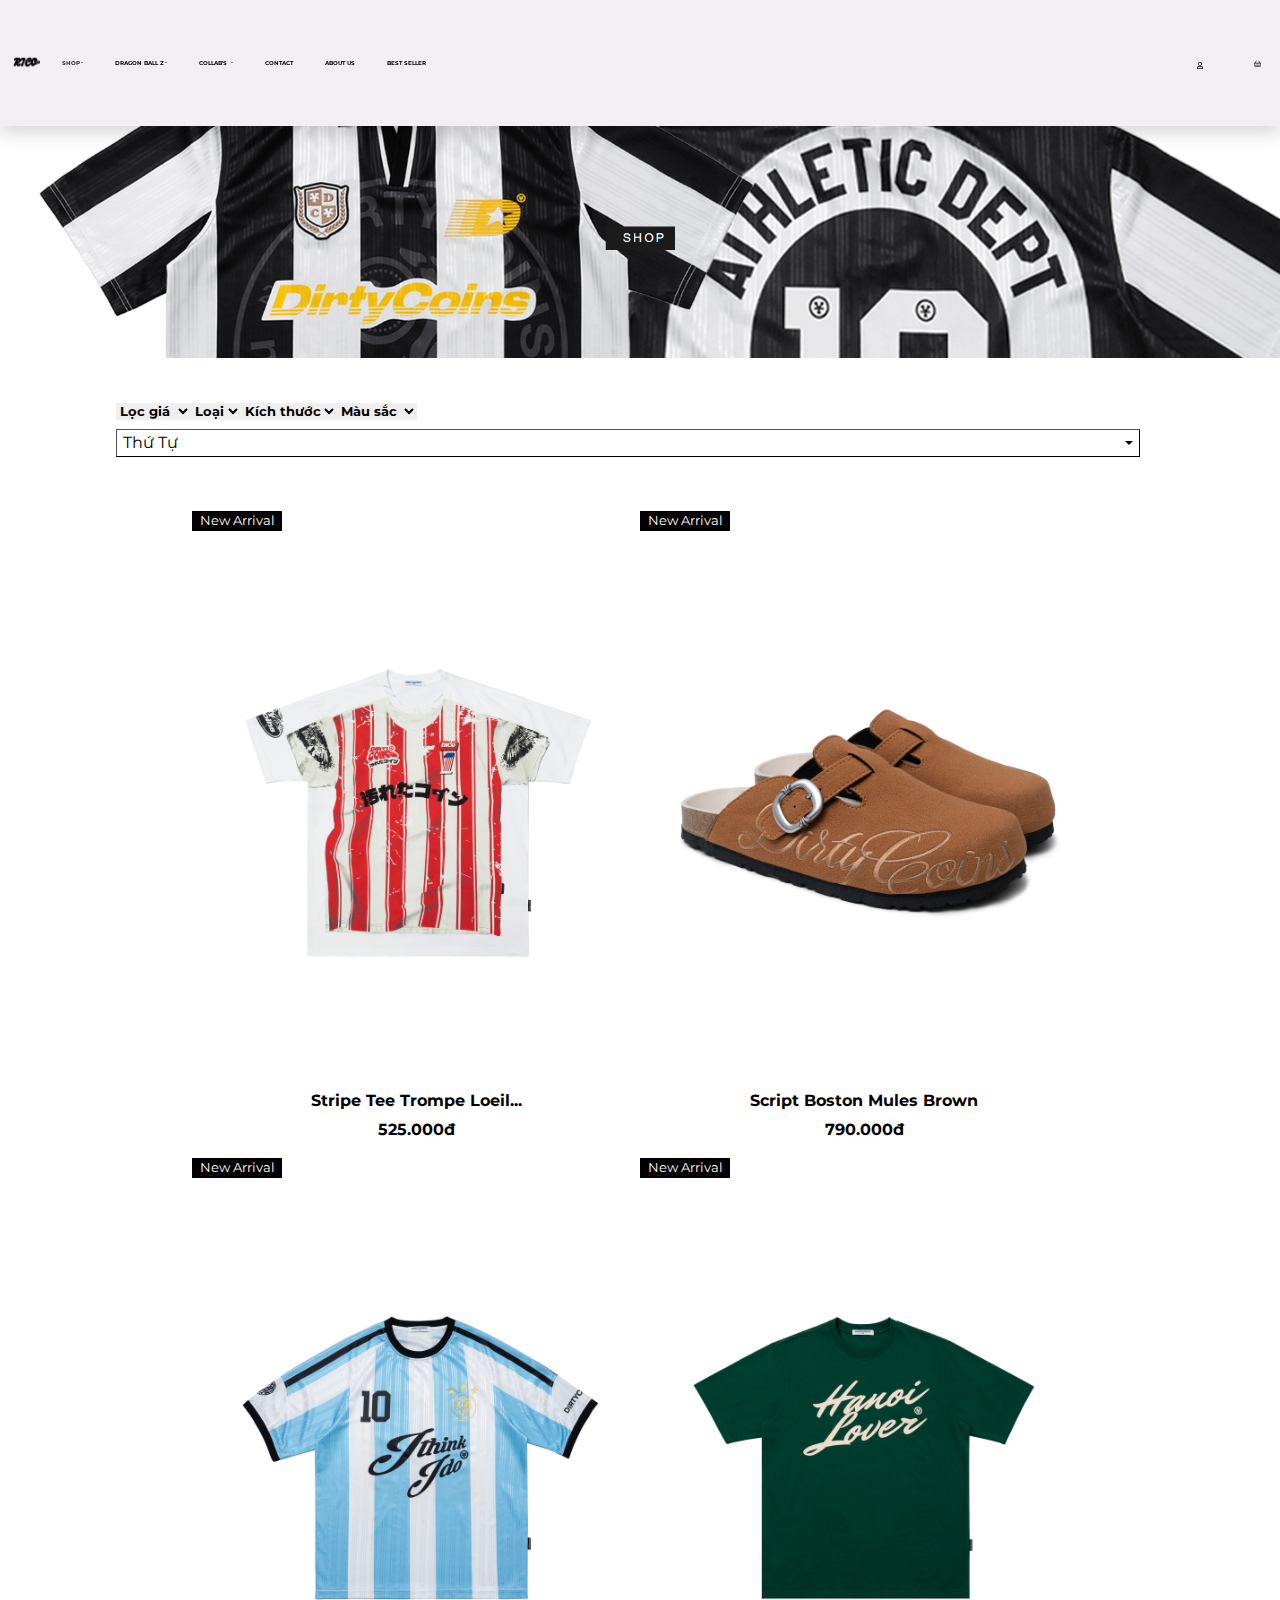
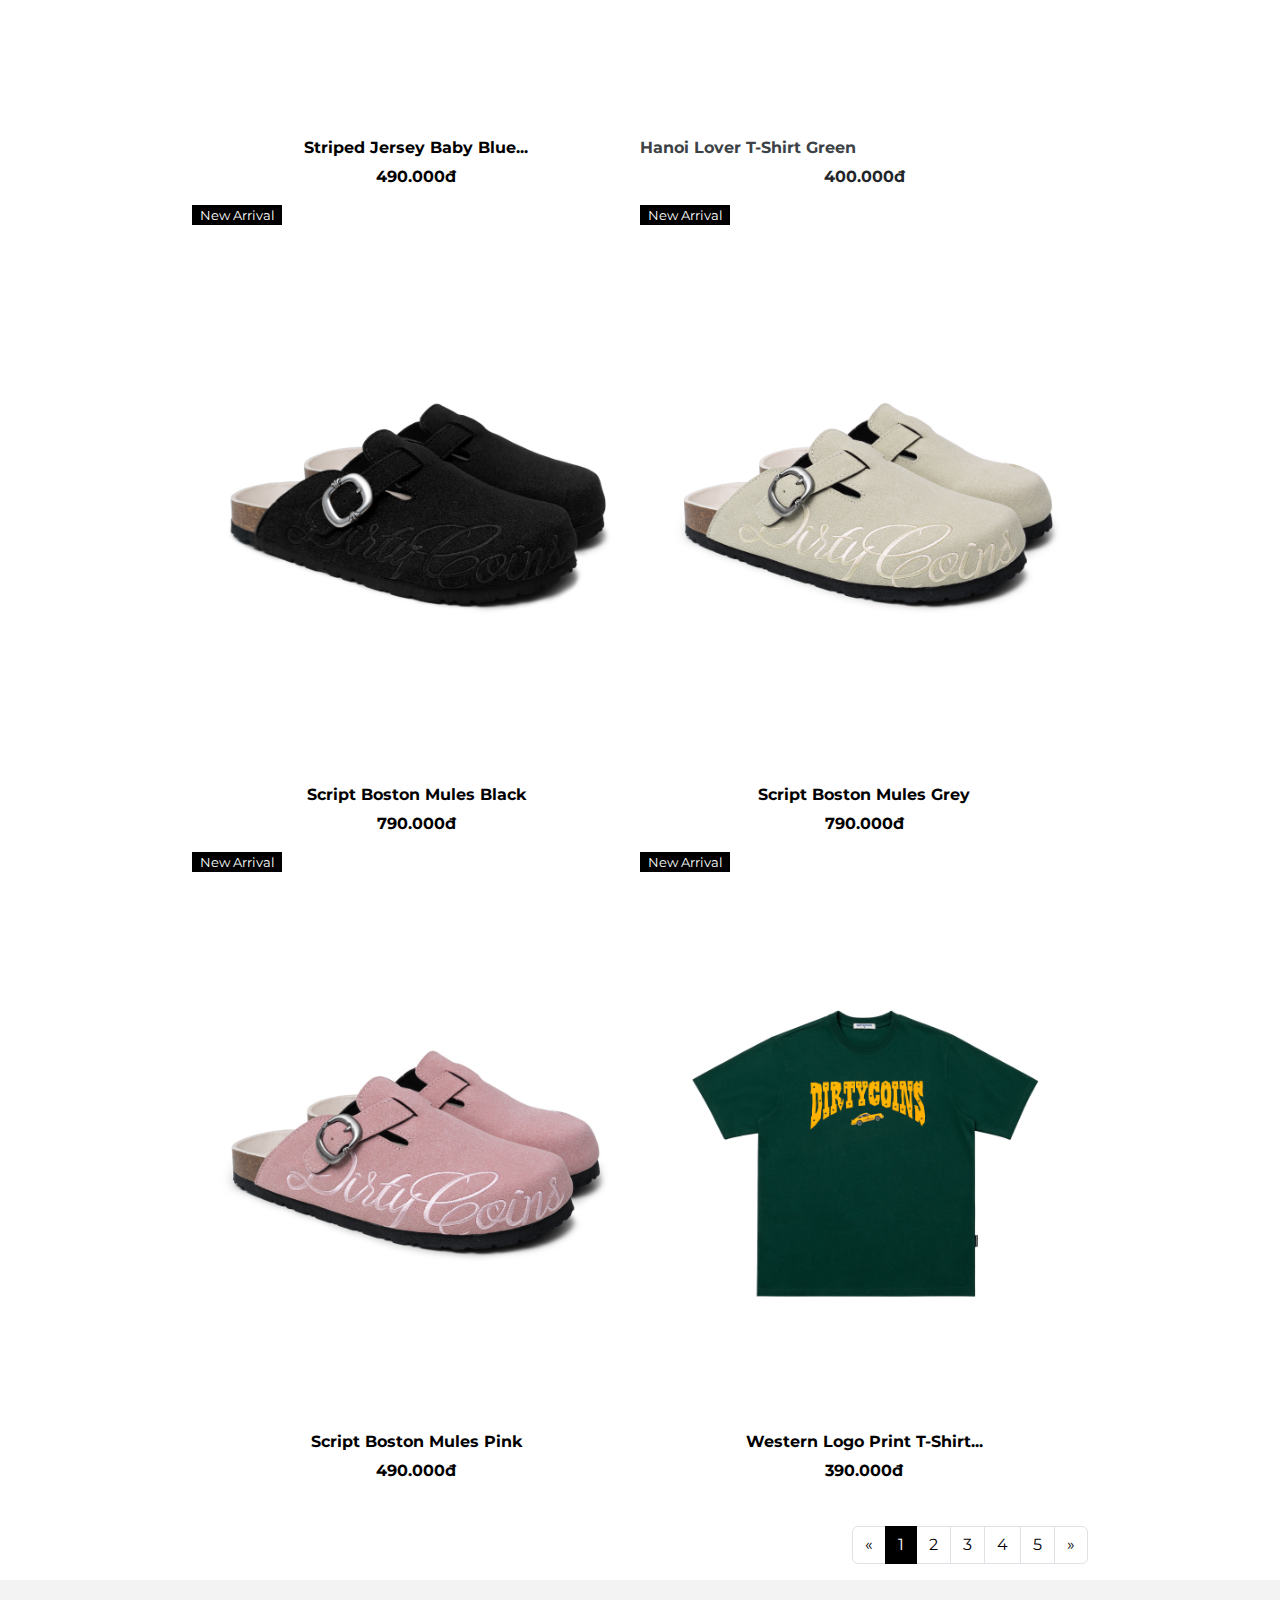
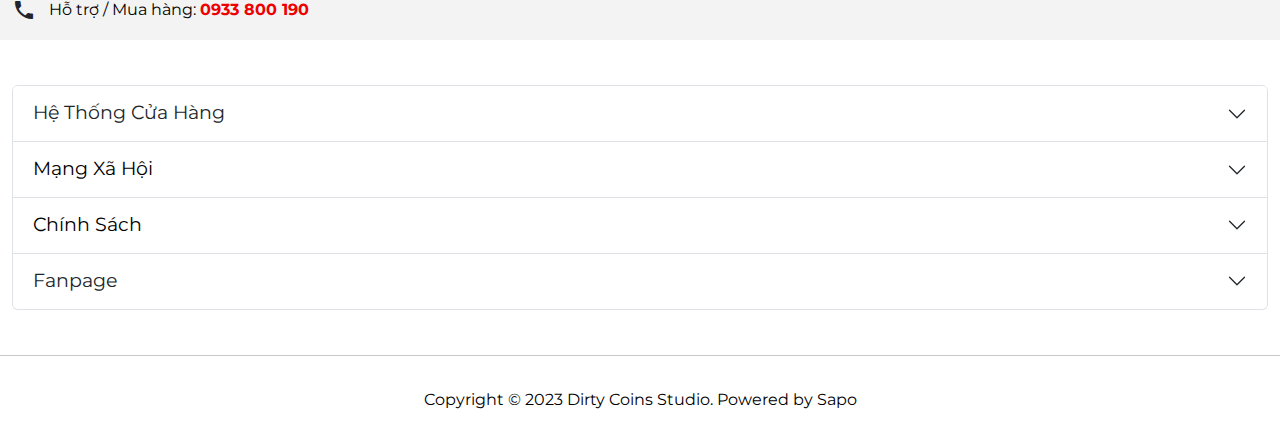
<file: designs/shop.html>
<!DOCTYPE html><html data-bs-theme="light" lang="en"><head><meta charset="utf-8"><meta name="viewport" content="width=device-width, initial-scale=1.0, shrink-to-fit=no"><title>DoAn-ThietKeGiaoDienNguoiDung</title><link rel="stylesheet" href="assets/bootstrap/css/bootstrap.min.css"><link rel="stylesheet" href="assets/fonts/fontawesome-all.min.css"><link rel="stylesheet" href="assets/fonts/material-icons.min.css"><link rel="stylesheet" href="assets/css/styles.css"><link rel="preconnect" href="https://fonts.googleapis.com">
<link rel="preconnect" href="https://fonts.gstatic.com" crossorigin>
<link href="https://fonts.googleapis.com/css2?family=Montserrat:ital,wght@0,100..900;1,100..900&display=swap" rel="stylesheet">
</head><body class="overflow-x-hidden" style="margin: 0;padding: 0;font-family: Montserrat, sans-serif;"><header class="shadow position-fixed d-flex z-3 flex-row justify-content-center align-items-center flex-nowrap" style="width: 100vw;margin: 0;padding: 0;height: 14vh;background: #f1eff1;padding-right: 1vw;padding-left: 1vw;"><a href="index.html" style="width: auto;height: auto;"><img class="img-fluid logo" width="436" height="436" src="assets/img/3-nobg.png"></a><div class="container text-nowrap" style="padding: 0;"><ul class="nav"><li class="nav-item dropdown"><a class="dropdown-toggle nav-link" aria-expanded="false" data-bs-toggle="dropdown" href="shop.html" style="color: var(--bs-dark);"><strong>SHOP</strong></a><div class="dropdown-menu"><a class="dropdown-item" href="shop.html">TOPS</a><a class="dropdown-item" href="#">BOTTOMS&nbsp;</a><a class="dropdown-item" href="#">ACCESSORIES</a><a class="dropdown-item" href="#">BAGS</a><a class="dropdown-item" href="#">WOMENSWEAR</a><a class="dropdown-item" href="#">COMBO</a></div></li><li class="nav-item dropdown"><a class="dropdown-toggle nav-link" aria-expanded="false" data-bs-toggle="dropdown" href="#" style="color: var(--bs-dark);"><strong><span style="color: rgb(0, 0, 0);">DRAGON BALL Z</span></strong></a><div class="dropdown-menu"><a class="dropdown-item" href="#">DC | DBZ - TOPS</a><a class="dropdown-item" href="#"><span style="color: var(--bs-dropdown-link-hover-color); background-color: var(--bs-dropdown-link-hover-bg);">DC | DBZ - OUTERWEAR</span></a><a class="dropdown-item" href="#"><span style="color: var(--bs-dropdown-link-hover-color); background-color: var(--bs-dropdown-link-hover-bg);">DC | DBZ - ACCESSORIES</span></a></div></li><li class="nav-item dropdown"><a class="dropdown-toggle nav-link" aria-expanded="false" data-bs-toggle="dropdown" href="#" style="color: var(--bs-dark);"><strong><span style="color: rgb(0, 0, 0);">COLLAB'S</span>&nbsp;</strong></a><div class="dropdown-menu"><a class="dropdown-item" href="#">MASEW</a><a class="dropdown-item" href="#">THE UNDERDOGS</a><a class="dropdown-item" href="#">DRAGON BALL Z</a><a class="dropdown-item" href="#">LA LUNE</a><a class="dropdown-item" href="#">GAM ESPORTS</a><a class="dropdown-item" href="#">ONE PIECE</a><a class="dropdown-item" href="#">LIL 'WUYN</a><a class="dropdown-item" href="#">16TYPH</a><a class="dropdown-item" href="#">MILLION DOLLAR BOY</a></div></li><li class="nav-item"><a class="nav-link" href="#" style="color: var(--bs-black);"><strong>CONTACT</strong></a></li><li class="nav-item"><a class="nav-link" href="#" style="color: var(--bs-black);"><strong>ABOUT US</strong></a></li><li class="nav-item"><a class="nav-link" href="#" style="color: rgb(0,0,0);"><strong>BEST SELLER</strong></a></li></ul></div><div class="container d-flex flex-row justify-content-between align-items-center right-header"><div class="shadow flex-row justify-content-center align-items-center search"><input type="search" style="border-width: 0px;height: 7.5vh;padding: 0;background: rgb(241,239,241);" required="" placeholder="Tìm kiếm..."><svg xmlns="http://www.w3.org/2000/svg" width="1em" height="1em" fill="currentColor" viewBox="0 0 16 16" class="bi bi-search">
  <path d="M11.742 10.344a6.5 6.5 0 1 0-1.397 1.398h-.001c.03.04.062.078.098.115l3.85 3.85a1 1 0 0 0 1.415-1.414l-3.85-3.85a1.007 1.007 0 0 0-.115-.1zM12 6.5a5.5 5.5 0 1 1-11 0 5.5 5.5 0 0 1 11 0"></path>
</svg></div><a href="login.html"><i class="far fa-user icon"></i></a><a href="checkout.html"><svg xmlns="http://www.w3.org/2000/svg" width="1em" height="1em" fill="currentColor" viewBox="0 0 16 16" class="bi bi-basket icon">
  <path d="M5.757 1.071a.5.5 0 0 1 .172.686L3.383 6h9.234L10.07 1.757a.5.5 0 1 1 .858-.514L13.783 6H15a1 1 0 0 1 1 1v1a1 1 0 0 1-1 1v4.5a2.5 2.5 0 0 1-2.5 2.5h-9A2.5 2.5 0 0 1 1 13.5V9a1 1 0 0 1-1-1V7a1 1 0 0 1 1-1h1.217L5.07 1.243a.5.5 0 0 1 .686-.172zM2 9v4.5A1.5 1.5 0 0 0 3.5 15h9a1.5 1.5 0 0 0 1.5-1.5V9zM1 7v1h14V7zm3 3a.5.5 0 0 1 .5.5v3a.5.5 0 0 1-1 0v-3A.5.5 0 0 1 4 10m2 0a.5.5 0 0 1 .5.5v3a.5.5 0 0 1-1 0v-3A.5.5 0 0 1 6 10m2 0a.5.5 0 0 1 .5.5v3a.5.5 0 0 1-1 0v-3A.5.5 0 0 1 8 10m2 0a.5.5 0 0 1 .5.5v3a.5.5 0 0 1-1 0v-3a.5.5 0 0 1 .5-.5m2 0a.5.5 0 0 1 .5.5v3a.5.5 0 0 1-1 0v-3a.5.5 0 0 1 .5-.5"></path>
</svg></a></div></header><div class="container" style="width: 100vw;max-width: 100vw;margin: 0;padding: 0;"><img class="img-fluid" width="1900" height="344" src="assets/img/clipboard-image-1.png" style="padding-top: 14vh;"></div><div class="container" style="width: 100vw;max-width: 100vw;min-height: 100vh;padding: 0;margin: 0;"><div class="d-flex justify-content-between align-items-center" style="width: 100vw;padding-top: 5vh;padding-right: 10vw;padding-left: 10vw;padding-bottom: 5vh;"><div class="row row-cols-1 row-cols-xxl-2" style="width: 100%;"><div class="col shop-left" style="padding: 0;margin-bottom: 1vh;"><div class="d-flex justify-content-around align-items-center justify-content-sm-start justify-content-xxl-around"><select style="font-weight: bold;border-width: 0px;width: 75px;font-size: 0.8rem;"><option value="1" selected="">Lọc giá</option><option value="2">Giá dưới 100.000đ</option><option value="3">100.000đ - 200.000đ</option><option value="3">200.000đ - 300.000đ</option><option value="4">300.000đ - 500.000đ</option><option value="5">Giá trên 500.000đ</option></select><select style="font-weight: bold;border-width: 0px;width: 50px;font-size: 0.8rem;"><option value="1" selected="">Loại</option><option value="2">JEWELRY</option><option value="3">MINI POUCH</option><option value="14">PHONE CASES</option><option value="5">BOWLER BAGS</option><option value="6">BEANIES</option><option value="7">JERSEY</option><option value="8">UNDERWEAR</option><option value="9">INNERWEAR</option><option value="10">SLIDES</option><option value="11">CAPS/HATS</option><option value="12">TANK TOP </option><option value="13">SKIRT</option><option value="14">SHIRTS</option><option value="15">SOCKS</option><option value="16">FLANNEL</option><option value="17"> WALLETS</option><option value="18">MESSENGER BAGS</option><option value="19">CROSSBODY BAGS</option><option value="20">POLOS</option><option value="21">CAPS </option><option value="22">JEANS</option><option value="23">JACKETS</option><option value="24">SWEATSHIRTS</option><option value="25">TOTE BAGS</option><option value="26">MASKS</option><option value="27">CARDIGANS</option><option value="28">PANTS</option><option value="29">SHORTS</option><option value="30">VEST</option><option value="31">ACCESSORIES</option><option value="32">SHOULDER BAGS</option><option value="33">HOODIES</option><option value="34">LONGSLEEVES</option><option value="35">T-SHIRTS</option><option value="35">BACKPACKS</option></select><select style="font-weight: bold;border-width: 0px;width: px;font-size: 0.8rem;"><option value="1" selected="">Kích thước</option><option value="2">Size S</option><option value="3">Size M</option><option value="4">SIze L</option><option value="5">Size XL</option></select><select style="font-weight: bold;border-width: 0px;width: 80px;font-size: 0.8rem;"><option value="1" selected="">Màu sắc</option><option value="2">Red</option><option value="3">Orange </option><option value="4">Yellow</option><option value="5">Green</option><option value="6">Blue</option><option value="7">Purple</option><option value="8">Brown</option><option value="9">White</option><option value="10">Grey</option><option value="11">Black</option><option value="12">Multi-Colour</option></select></div></div><div class="col shop-right" style="padding: -0;"><div class="dropdown d-flex justify-content-center align-items-center"><button class="dropdown-toggle d-flex justify-content-between align-items-sm-center" aria-expanded="false" data-bs-toggle="dropdown" type="button" style="background: #ffffff;border-width: 1px;width: 100%;margin-bottom: 1vh;"><span style="background-color: rgb(255, 255, 255);">Thứ Tự</span></button><div class="dropdown-menu"><a class="dropdown-item" href="#"><span style="color: rgb(0, 0, 0); background-color: rgb(255, 255, 255);">Mới nhất</span></a><a class="dropdown-item" href="#"><span style="color: rgb(0, 0, 0); background-color: rgb(255, 255, 255);">Giá tăng dần</span></a><a class="dropdown-item" href="#"><span style="color: rgb(0, 0, 0); background-color: rgb(255, 255, 255);">Giá giảm dần</span></a></div></div></div></div><div></div></div><div class="row g-0 row-cols-2 row-cols-xxl-4" style="width: 100vw;padding-right: 15vw;padding-left: 15vw;"><div class="col d-flex flex-column justify-content-center"><div class="d-flex justify-content-center align-items-center" style="width: 90px;height: 20px;background: #000000;"><p style="background: rgba(0,0,0,0);color: rgb(255,255,255);font-size: 0.8rem;margin: 0;padding: 0;">New Arrival</p></div><a class="d-flex flex-column justify-content-center align-items-center" href="product.html"><img class="img-fluid" width="2000" height="2500" src="assets/img/post/1-1b37dc3a-f5f6-4ea4-b366-8ac438b87aee.jpg"><h6><strong>Stripe Tee Trompe Loeil...</strong></h6><p class="d-flex flex-column justify-content-center align-items-center"><strong>525.000đ</strong></p></a></div><div class="col d-flex flex-column justify-content-center"><div class="d-flex justify-content-center align-items-center" style="width: 90px;height: 20px;background: #000000;"><p style="background: rgba(0,0,0,0);color: rgb(255,255,255);font-size: 0.8rem;margin: 0;padding: 0;">New Arrival</p></div><a class="d-flex flex-column justify-content-center align-items-center" href="product-5.html"><img class="img-fluid" width="2000" height="2500" src="assets/img/post/1-2257c9cd-c362-47b0-8e3b-544bfa89cde8.jpg"><h6><strong>Script Boston Mules Brown</strong></h6><p class="d-flex flex-column justify-content-center align-items-center"><strong>790.000đ</strong></p></a></div><div class="col d-flex flex-column justify-content-center"><div class="d-flex justify-content-center align-items-center" style="width: 90px;height: 20px;background: #000000;"><p style="background: rgba(0,0,0,0);color: rgb(255,255,255);font-size: 0.8rem;margin: 0;padding: 0;">New Arrival</p></div><a class="d-flex flex-column justify-content-center align-items-center" href="product-2.html"><img class="img-fluid" width="2000" height="2500" src="assets/img/post/1-a9b76695-2d0b-439c-9764-9b37cbecf804.jpg"><h6><strong>Striped Jersey Baby Blue...</strong></h6><p class="d-flex flex-column justify-content-center align-items-center"><strong>490.000đ</strong></p></a></div><div class="col d-flex flex-column justify-content-center"><div class="d-flex justify-content-center align-items-center" style="width: 90px;height: 20px;background: #000000;"><p style="background: rgba(0,0,0,0);color: rgb(255,255,255);font-size: 0.8rem;margin: 0;padding: 0;">New Arrival</p></div><a class="d-flex flex-column justify-content-center align-items-center" href="product-8.html"><img class="img-fluid" width="2000" height="2500" src="assets/img/post/1-min.jpg"><h6><a href="https://dirtycoins.vn/ao-thun-hanoi-lover-green" title="Hanoi Lover T-Shirt Green"><strong><span style="color: rgb(61, 66, 70); background-color: transparent;">Hanoi Lover T-Shirt Green</span></strong></a></h6><p class="d-flex flex-column justify-content-center align-items-center"><strong>400.000đ</strong></p></a></div><div class="col d-flex flex-column justify-content-center"><div class="d-flex justify-content-center align-items-center" style="width: 90px;height: 20px;background: #000000;"><p style="background: rgba(0,0,0,0);color: rgb(255,255,255);font-size: 0.8rem;margin: 0;padding: 0;">New Arrival</p></div><a class="d-flex flex-column justify-content-center align-items-center" href="product-6.html"><img class="img-fluid" width="2000" height="2500" src="assets/img/post/1-00b6f108-15aa-4aa0-8c25-0f4403cf354a-56a571c3-ad3e-4bcd-abcb-c30a05c4d5b7.jpg"><h6><strong>Script Boston Mules Black</strong></h6><p class="d-flex flex-column justify-content-center align-items-center"><strong>790.000đ</strong></p></a></div><div class="col d-flex flex-column justify-content-center"><div class="d-flex justify-content-center align-items-center" style="width: 90px;height: 20px;background: #000000;"><p style="background: rgba(0,0,0,0);color: rgb(255,255,255);font-size: 0.8rem;margin: 0;padding: 0;">New Arrival</p></div><a class="d-flex flex-column justify-content-center align-items-center" href="product-4.html"><img class="img-fluid" width="2000" height="2500" src="assets/img/post/1-33d89744-b5da-4eb0-aa4b-4b1d735261a9.jpg"><h6><strong>Script Boston Mules Grey</strong></h6><p class="d-flex flex-column justify-content-center align-items-center"><strong>790.000đ</strong></p></a></div><div class="col d-flex flex-column justify-content-center"><div class="d-flex justify-content-center align-items-center" style="width: 90px;height: 20px;background: #000000;"><p style="background: rgba(0,0,0,0);color: rgb(255,255,255);font-size: 0.8rem;margin: 0;padding: 0;">New Arrival</p></div><a class="d-flex flex-column justify-content-center align-items-center" href="product-7.html"><img class="img-fluid" width="2000" height="2500" src="assets/img/post/1-compressed-214c4ba1-0917-46f4-bf5f-49c8de24f1c0.jpg"><h6><strong>Script Boston Mules Pink</strong></h6><p class="d-flex flex-column justify-content-center align-items-center"><strong>490.000đ</strong></p></a></div><div class="col d-flex flex-column justify-content-center"><div class="d-flex justify-content-center align-items-center" style="width: 90px;height: 20px;background: #000000;"><p style="background: rgba(0,0,0,0);color: rgb(255,255,255);font-size: 0.8rem;margin: 0;padding: 0;">New Arrival</p></div><a class="d-flex flex-column justify-content-center align-items-center" href="product-3.html"><img class="img-fluid" width="2000" height="2500" src="assets/img/post/1-8ec616d0-13fb-45e4-8b1a-e7db1049ae2c.jpg"><h6><strong>Western Logo Print T-Shirt...</strong></h6><p class="d-flex flex-column justify-content-center align-items-center"><strong>390.000đ</strong></p></a></div></div><nav class="d-flex justify-content-end align-items-center align-content-around" style="margin-top: 3vh;padding-right: 15vw;padding-left: 15vw;color: rgb(255,255,255);"><ul class="pagination"><li class="page-item"><a class="page-link" aria-label="Previous" href="#"><span aria-hidden="true">«</span></a></li><li class="page-item active"><a class="page-link" href="#">1</a></li><li class="page-item"><a class="page-link" href="#">2</a></li><li class="page-item"><a class="page-link" href="#">3</a></li><li class="page-item"><a class="page-link" href="#">4</a></li><li class="page-item"><a class="page-link" href="#">5</a></li><li class="page-item"><a class="page-link" aria-label="Next" href="#"><span aria-hidden="true">»</span></a></li></ul></nav></div><footer style="width: 100vw;"><div class="container d-flex flex-row justify-content-start align-items-center" style="width: 100vw;max-width: 100vw;background: #f3f3f3;margin: 0;padding-top: 2vh;padding-bottom: 2vh;"><i class="material-icons">phone</i><p style="margin: 0;margin-left: 1vw;"><span style="color: rgb(0, 0, 0);">Hỗ trợ / Mua hàng:&nbsp;</span><a href="tel:0933800190"><strong><span style="color: rgb(238, 0, 0);">0933 800 190</span></strong></a></p></div><div class="container d-flex flex-row" style="width: 100vw;max-width: 100vw;background: rgba(255,255,255,0);margin: 0;"><div class="accordion" role="tablist" id="accordion-1" style="width: 100%;margin-bottom: 5vh;margin-top: 5vh;"><div class="accordion-item"><h2 class="accordion-header" role="tab"><button class="accordion-button collapsed" type="button" data-bs-toggle="collapse" data-bs-target="#accordion-1 .item-1" aria-expanded="false" aria-controls="accordion-1 .item-1" style="font-size: 19px;">Hệ Thống Cửa Hàng</button></h2><div class="accordion-collapse collapse item-1" role="tabpanel" data-bs-parent="#accordion-1"><div class="accordion-body"><p class="mb-0"><strong><span style="color: rgb(72, 72, 72);">Chi Nhánh Hồ Chí Minh:</span></strong><br><strong><span style="color: rgb(72, 72, 72);">Phường Sài Gòn</span></strong><span style="color: rgb(72, 72, 72);">&nbsp;- The New Playground, Tầng B1 Vincom Center Đồng Khởi, 72 Lê Thánh Tôn.</span><br><strong><span style="color: rgb(72, 72, 72);">Phường An Lạc</span></strong><span style="color: rgb(72, 72, 72);">&nbsp;- Tầng 1 TTTM Aeon Mall Bình Tân, số 1 đường số 17A.</span><br><strong><span style="color: rgb(72, 72, 72);">Phường Long Bình</span></strong><span style="color: rgb(72, 72, 72);">&nbsp;- Tầng 2 TTTM Vincom Mega Mall Grand Park.</span><br><strong><span style="color: rgb(72, 72, 72);">Phường Hòa Hưng</span></strong><span style="color: rgb(72, 72, 72);">&nbsp;- 561 Sư Vạn Hạnh.</span><br><strong><span style="color: rgb(72, 72, 72);">Phường Cầu Ông Lãnh</span></strong><span style="color: rgb(72, 72, 72);">&nbsp;- 160 Nguyễn Cư Trinh.</span><br><strong><span style="color: rgb(72, 72, 72);">Phường Sài Gòn</span></strong><span style="color: rgb(72, 72, 72);">&nbsp;- The New Playground 26 Lý Tự Trọng.</span><br><strong><span style="color: rgb(72, 72, 72);">Phường Gò Vấp</span></strong><span style="color: rgb(72, 72, 72);">&nbsp;- 326 Quang Trung.</span><br><strong><span style="color: rgb(72, 72, 72);">Phường Thủ Dầu Một</span></strong><span style="color: rgb(72, 72, 72);">&nbsp;- 28 Yersin.</span></p><p class="mb-0"><strong><span style="color: rgb(72, 72, 72);">Chi Nhánh Đồng Nai:</span></strong><br><strong><span style="color: rgb(72, 72, 72);">Phường Tam Hiệp&nbsp;</span></strong><span style="color: rgb(72, 72, 72);">- 151A Phan Trung.</span></p><p class="mb-0"><strong><span style="color: rgb(72, 72, 72);">Chi Nhánh Cần Thơ:</span></strong><br><strong><span style="color: rgb(72, 72, 72);">Phường Ninh Kiều</span></strong><span style="color: rgb(72, 72, 72);">&nbsp;- 52 Mậu Thân.</span></p><p class="mb-0"><strong><span style="color: rgb(72, 72, 72);">Chi Nhánh Hà Nội:</span></strong><br><strong><span style="color: rgb(72, 72, 72);">Phường Dương Nội</span></strong><span style="color: rgb(72, 72, 72);">&nbsp;- Tầng 2 TTTM Aeon Mall Hà Đông Khu dân cư Hoàng Văn Thụ.</span></p><p class="mb-0"><strong><span style="color: rgb(72, 72, 72);">Chi Nhánh Hưng Yên:</span></strong><br><strong><span style="color: rgb(72, 72, 72);">Xã Nghĩa Trụ</span></strong><span style="color: rgb(72, 72, 72);">&nbsp;- PT.TV 136 - Mega Grand World - Ocean Park 3.</span></p><p class="mb-0"><strong><span style="color: rgb(72, 72, 72);">Chi Nhánh Hải Phòng:</span></strong><br><strong><span style="color: rgb(72, 72, 72);">Phường Lê Chân</span></strong><span style="color: rgb(72, 72, 72);">&nbsp;- Tầng 2 TTTM Aeon Mall Hải Phòng Lê Chân số 10 Võ Nguyên Giáp.</span></p><p class="mb-0"><a href="tel:0933800190"><span style="color: rgb(67, 67, 67); background-color: transparent;">0933 800 190</span></a><span style="color: rgb(72, 72, 72);">&nbsp;-&nbsp;</span><a href="tel:1900252557"><span style="color: rgb(67, 67, 67); background-color: transparent;">1900252557</span></a><br><a href="mailto:csteamdcs@gmail.com"><span style="color: rgb(67, 67, 67); background-color: transparent;">csteamdcs@gmail.com</span></a></p></div></div></div><div class="accordion-item"><h2 class="accordion-header" role="tab"><button class="accordion-button collapsed" type="button" data-bs-toggle="collapse" data-bs-target="#accordion-1 .item-2" aria-expanded="false" aria-controls="accordion-1 .item-2" style="font-size: 19px;"><br><span style="color: rgb(0, 0, 0);">Mạng Xã Hội</span></button></h2><div class="accordion-collapse collapse item-2" role="tabpanel" data-bs-parent="#accordion-1"><div class="accordion-body"><svg xmlns="http://www.w3.org/2000/svg" width="1em" height="1em" fill="currentColor" viewBox="0 0 16 16" class="bi bi-facebook" style="font-size: 30px;">
  <path d="M16 8.049c0-4.446-3.582-8.05-8-8.05C3.58 0-.002 3.603-.002 8.05c0 4.017 2.926 7.347 6.75 7.951v-5.625h-2.03V8.05H6.75V6.275c0-2.017 1.195-3.131 3.022-3.131.876 0 1.791.157 1.791.157v1.98h-1.009c-.993 0-1.303.621-1.303 1.258v1.51h2.218l-.354 2.326H9.25V16c3.824-.604 6.75-3.934 6.75-7.951"></path>
</svg><svg xmlns="http://www.w3.org/2000/svg" width="1em" height="1em" fill="currentColor" viewBox="0 0 16 16" class="bi bi-youtube" style="font-size: 29px;">
  <path d="M8.051 1.999h.089c.822.003 4.987.033 6.11.335a2.01 2.01 0 0 1 1.415 1.42c.101.38.172.883.22 1.402l.01.104.022.26.008.104c.065.914.073 1.77.074 1.957v.075c-.001.194-.01 1.108-.082 2.06l-.008.105-.009.104c-.05.572-.124 1.14-.235 1.558a2.007 2.007 0 0 1-1.415 1.42c-1.16.312-5.569.334-6.18.335h-.142c-.309 0-1.587-.006-2.927-.052l-.17-.006-.087-.004-.171-.007-.171-.007c-1.11-.049-2.167-.128-2.654-.26a2.007 2.007 0 0 1-1.415-1.419c-.111-.417-.185-.986-.235-1.558L.09 9.82l-.008-.104A31.4 31.4 0 0 1 0 7.68v-.123c.002-.215.01-.958.064-1.778l.007-.103.003-.052.008-.104.022-.26.01-.104c.048-.519.119-1.023.22-1.402a2.007 2.007 0 0 1 1.415-1.42c.487-.13 1.544-.21 2.654-.26l.17-.007.172-.006.086-.003.171-.007A99.788 99.788 0 0 1 7.858 2h.193zM6.4 5.209v4.818l4.157-2.408z"></path>
</svg><svg xmlns="http://www.w3.org/2000/svg" width="1em" height="1em" fill="currentColor" viewBox="0 0 16 16" class="bi bi-instagram" style="font-size: 30px;">
  <path d="M8 0C5.829 0 5.556.01 4.703.048 3.85.088 3.269.222 2.76.42a3.917 3.917 0 0 0-1.417.923A3.927 3.927 0 0 0 .42 2.76C.222 3.268.087 3.85.048 4.7.01 5.555 0 5.827 0 8.001c0 2.172.01 2.444.048 3.297.04.852.174 1.433.372 1.942.205.526.478.972.923 1.417.444.445.89.719 1.416.923.51.198 1.09.333 1.942.372C5.555 15.99 5.827 16 8 16s2.444-.01 3.298-.048c.851-.04 1.434-.174 1.943-.372a3.916 3.916 0 0 0 1.416-.923c.445-.445.718-.891.923-1.417.197-.509.332-1.09.372-1.942C15.99 10.445 16 10.173 16 8s-.01-2.445-.048-3.299c-.04-.851-.175-1.433-.372-1.941a3.926 3.926 0 0 0-.923-1.417A3.911 3.911 0 0 0 13.24.42c-.51-.198-1.092-.333-1.943-.372C10.443.01 10.172 0 7.998 0h.003zm-.717 1.442h.718c2.136 0 2.389.007 3.232.046.78.035 1.204.166 1.486.275.373.145.64.319.92.599.28.28.453.546.598.92.11.281.24.705.275 1.485.039.843.047 1.096.047 3.231s-.008 2.389-.047 3.232c-.035.78-.166 1.203-.275 1.485a2.47 2.47 0 0 1-.599.919c-.28.28-.546.453-.92.598-.28.11-.704.24-1.485.276-.843.038-1.096.047-3.232.047s-2.39-.009-3.233-.047c-.78-.036-1.203-.166-1.485-.276a2.478 2.478 0 0 1-.92-.598 2.48 2.48 0 0 1-.6-.92c-.109-.281-.24-.705-.275-1.485-.038-.843-.046-1.096-.046-3.233 0-2.136.008-2.388.046-3.231.036-.78.166-1.204.276-1.486.145-.373.319-.64.599-.92.28-.28.546-.453.92-.598.282-.11.705-.24 1.485-.276.738-.034 1.024-.044 2.515-.045v.002zm4.988 1.328a.96.96 0 1 0 0 1.92.96.96 0 0 0 0-1.92zm-4.27 1.122a4.109 4.109 0 1 0 0 8.217 4.109 4.109 0 0 0 0-8.217zm0 1.441a2.667 2.667 0 1 1 0 5.334 2.667 2.667 0 0 1 0-5.334"></path>
</svg></div></div></div><div class="accordion-item"><h2 class="accordion-header" role="tab"><button class="accordion-button collapsed" type="button" data-bs-toggle="collapse" data-bs-target="#accordion-1 .item-3" aria-expanded="false" aria-controls="accordion-1 .item-3" style="font-size: 19px;"><br><span style="color: rgb(0, 0, 0);">Chính Sách</span></button></h2><div class="accordion-collapse collapse item-3" role="tabpanel" data-bs-parent="#accordion-1"><div class="accordion-body"><ul><li><a href="https://dirtycoins.vn/chinh-sach-bao-ve-thong-tin-ca-nhan" target="_blank"><span style="color: rgb(67, 67, 67); background-color: transparent;">Chính sách bảo mật</span></a></li><li><a href="https://dirtycoins.vn/faq-cau-hoi-thuong-gap" target="_blank"><span style="color: rgb(67, 67, 67); background-color: transparent;">FAQ</span></a></li><li><a href="https://dirtycoins.vn/chinh-sach-the-thanh-vien" target="_blank"><span style="color: rgb(67, 67, 67); background-color: transparent;">Chính sách Thẻ Thành viên</span></a></li><li><a href="https://dirtycoins.vn/chinh-sach-bao-hanh-san-pham" target="_blank"><span style="color: rgb(67, 67, 67); background-color: transparent;">Chính sách Bảo hành &amp; Đổi trả</span></a></li><li><a href="https://dirtycoins.vn/chinh-sach-giao-hang-hoa-toc" target="_blank"><span style="color: rgb(67, 67, 67); background-color: transparent;">Chính sách giao hàng hỏa tốc</span></a></li></ul></div></div></div><div class="accordion-item"><h2 class="accordion-header" role="tab"><button class="accordion-button collapsed" type="button" data-bs-toggle="collapse" data-bs-target="#accordion-1 .item-4" aria-expanded="false" aria-controls="accordion-1 .item-4" style="font-size: 19px;">Fanpage</button></h2><div class="accordion-collapse collapse item-4" role="tabpanel" data-bs-parent="#accordion-1"><div class="accordion-body"></div></div></div></div><div class="row g-0 row-cols-4 footer-row" style="width: 100vw;"><div class="col" style="padding-right: 0px;margin-right: -10px;"><h4><strong><span style="color: rgb(0, 0, 0);">Hệ Thống Cửa Hàng</span></strong></h4><p style="margin-right: -367px;margin-left: 11px;margin-bottom: 0px;"><strong><span style="color: rgb(72, 72, 72);">Chi Nhánh Hồ Chí Minh:</span></strong><br><strong><span style="color: rgb(72, 72, 72);">Phường Sài Gòn</span></strong><span style="color: rgb(72, 72, 72);">&nbsp;- The New Playground, Tầng B1 Vincom Center Đồng Khởi, 72 Lê Thánh Tôn.</span><br><strong><span style="color: rgb(72, 72, 72);">Phường An Lạc</span></strong><span style="color: rgb(72, 72, 72);">&nbsp;- Tầng 1 TTTM Aeon Mall Bình Tân, số 1 đường số 17A.</span><br><strong><span style="color: rgb(72, 72, 72);">Phường Long Bình</span></strong><span style="color: rgb(72, 72, 72);">&nbsp;- Tầng 2 TTTM Vincom Mega Mall Grand Park.</span><br><strong><span style="color: rgb(72, 72, 72);">Phường Hòa Hưng</span></strong><span style="color: rgb(72, 72, 72);">&nbsp;- 561 Sư Vạn Hạnh.</span><br><strong><span style="color: rgb(72, 72, 72);">Phường Cầu Ông Lãnh</span></strong><span style="color: rgb(72, 72, 72);">&nbsp;- 160 Nguyễn Cư Trinh.</span><br><strong><span style="color: rgb(72, 72, 72);">Phường Sài Gòn</span></strong><span style="color: rgb(72, 72, 72);">&nbsp;- The New Playground 26 Lý Tự Trọng.</span><br><strong><span style="color: rgb(72, 72, 72);">Phường Gò Vấp</span></strong><span style="color: rgb(72, 72, 72);">&nbsp;- 326 Quang Trung.</span><br><strong><span style="color: rgb(72, 72, 72);">Phường Thủ Dầu Một</span></strong><span style="color: rgb(72, 72, 72);">&nbsp;- 28 Yersin.</span></p><p style="margin-right: -367px;margin-left: 11px;margin-bottom: 0px;"><strong><span style="color: rgb(72, 72, 72);">Chi Nhánh Đồng Nai:</span></strong><br><strong><span style="color: rgb(72, 72, 72);">Phường Tam Hiệp&nbsp;</span></strong><span style="color: rgb(72, 72, 72);">- 151A Phan Trung.</span></p><p style="margin-right: -367px;margin-left: 11px;margin-bottom: 0px;"><strong><span style="color: rgb(72, 72, 72);">Chi Nhánh Cần Thơ:</span></strong><br><strong><span style="color: rgb(72, 72, 72);">Phường Ninh Kiều</span></strong><span style="color: rgb(72, 72, 72);">&nbsp;- 52 Mậu Thân.</span></p><p style="margin-right: -367px;margin-left: 11px;margin-bottom: 0px;"><strong><span style="color: rgb(72, 72, 72);">Chi Nhánh Hà Nội:</span></strong><br><strong><span style="color: rgb(72, 72, 72);">Phường Dương Nội</span></strong><span style="color: rgb(72, 72, 72);">&nbsp;- Tầng 2 TTTM Aeon Mall Hà Đông Khu dân cư Hoàng Văn Thụ.</span></p><p style="margin-right: -367px;margin-left: 11px;margin-bottom: 0px;"><strong><span style="color: rgb(72, 72, 72);">Chi Nhánh Hưng Yên:</span></strong><br><strong><span style="color: rgb(72, 72, 72);">Xã Nghĩa Trụ</span></strong><span style="color: rgb(72, 72, 72);">&nbsp;- PT.TV 136 - Mega Grand World - Ocean Park 3.</span></p><p style="margin-right: -367px;margin-left: 11px;margin-bottom: 0px;"><strong><span style="color: rgb(72, 72, 72);">Chi Nhánh Hải Phòng:</span></strong><br><strong><span style="color: rgb(72, 72, 72);">Phường Lê Chân</span></strong><span style="color: rgb(72, 72, 72);">&nbsp;- Tầng 2 TTTM Aeon Mall Hải Phòng Lê Chân số 10 Võ Nguyên Giáp.</span></p><p style="margin-right: -367px;margin-left: 11px;margin-bottom: 21px;"><a href="tel:0933800190"><span style="color: rgb(67, 67, 67); background-color: transparent;">0933 800 190</span></a><span style="color: rgb(72, 72, 72);">&nbsp;-&nbsp;</span><a href="tel:1900252557"><span style="color: rgb(67, 67, 67); background-color: transparent;">1900252557</span></a><br><a href="mailto:csteamdcs@gmail.com"><span style="color: rgb(67, 67, 67); background-color: transparent;">csteamdcs@gmail.com</span></a></p></div><div class="col" style="margin-left: 388px;"><h4><strong>Mạng Xã Hội</strong></h4><div style="margin-bottom: 38px;"><svg xmlns="http://www.w3.org/2000/svg" width="1em" height="1em" fill="currentColor" viewBox="0 0 16 16" class="bi bi-facebook" style="font-size: 41px;width: 40px;height: 40px;margin-right: 10px;">
  <path d="M16 8.049c0-4.446-3.582-8.05-8-8.05C3.58 0-.002 3.603-.002 8.05c0 4.017 2.926 7.347 6.75 7.951v-5.625h-2.03V8.05H6.75V6.275c0-2.017 1.195-3.131 3.022-3.131.876 0 1.791.157 1.791.157v1.98h-1.009c-.993 0-1.303.621-1.303 1.258v1.51h2.218l-.354 2.326H9.25V16c3.824-.604 6.75-3.934 6.75-7.951"></path>
</svg><svg xmlns="http://www.w3.org/2000/svg" width="1em" height="1em" fill="currentColor" viewBox="0 0 16 16" class="bi bi-youtube" style="font-size: 15px;height: 40px;width: 40px;margin-right: 10px;">
  <path d="M8.051 1.999h.089c.822.003 4.987.033 6.11.335a2.01 2.01 0 0 1 1.415 1.42c.101.38.172.883.22 1.402l.01.104.022.26.008.104c.065.914.073 1.77.074 1.957v.075c-.001.194-.01 1.108-.082 2.06l-.008.105-.009.104c-.05.572-.124 1.14-.235 1.558a2.007 2.007 0 0 1-1.415 1.42c-1.16.312-5.569.334-6.18.335h-.142c-.309 0-1.587-.006-2.927-.052l-.17-.006-.087-.004-.171-.007-.171-.007c-1.11-.049-2.167-.128-2.654-.26a2.007 2.007 0 0 1-1.415-1.419c-.111-.417-.185-.986-.235-1.558L.09 9.82l-.008-.104A31.4 31.4 0 0 1 0 7.68v-.123c.002-.215.01-.958.064-1.778l.007-.103.003-.052.008-.104.022-.26.01-.104c.048-.519.119-1.023.22-1.402a2.007 2.007 0 0 1 1.415-1.42c.487-.13 1.544-.21 2.654-.26l.17-.007.172-.006.086-.003.171-.007A99.788 99.788 0 0 1 7.858 2h.193zM6.4 5.209v4.818l4.157-2.408z"></path>
</svg><svg xmlns="http://www.w3.org/2000/svg" width="1em" height="1em" fill="currentColor" viewBox="0 0 16 16" class="bi bi-instagram" style="font-size: 41px;width: 40px;height: 40px;">
  <path d="M8 0C5.829 0 5.556.01 4.703.048 3.85.088 3.269.222 2.76.42a3.917 3.917 0 0 0-1.417.923A3.927 3.927 0 0 0 .42 2.76C.222 3.268.087 3.85.048 4.7.01 5.555 0 5.827 0 8.001c0 2.172.01 2.444.048 3.297.04.852.174 1.433.372 1.942.205.526.478.972.923 1.417.444.445.89.719 1.416.923.51.198 1.09.333 1.942.372C5.555 15.99 5.827 16 8 16s2.444-.01 3.298-.048c.851-.04 1.434-.174 1.943-.372a3.916 3.916 0 0 0 1.416-.923c.445-.445.718-.891.923-1.417.197-.509.332-1.09.372-1.942C15.99 10.445 16 10.173 16 8s-.01-2.445-.048-3.299c-.04-.851-.175-1.433-.372-1.941a3.926 3.926 0 0 0-.923-1.417A3.911 3.911 0 0 0 13.24.42c-.51-.198-1.092-.333-1.943-.372C10.443.01 10.172 0 7.998 0h.003zm-.717 1.442h.718c2.136 0 2.389.007 3.232.046.78.035 1.204.166 1.486.275.373.145.64.319.92.599.28.28.453.546.598.92.11.281.24.705.275 1.485.039.843.047 1.096.047 3.231s-.008 2.389-.047 3.232c-.035.78-.166 1.203-.275 1.485a2.47 2.47 0 0 1-.599.919c-.28.28-.546.453-.92.598-.28.11-.704.24-1.485.276-.843.038-1.096.047-3.232.047s-2.39-.009-3.233-.047c-.78-.036-1.203-.166-1.485-.276a2.478 2.478 0 0 1-.92-.598 2.48 2.48 0 0 1-.6-.92c-.109-.281-.24-.705-.275-1.485-.038-.843-.046-1.096-.046-3.233 0-2.136.008-2.388.046-3.231.036-.78.166-1.204.276-1.486.145-.373.319-.64.599-.92.28-.28.546-.453.92-.598.282-.11.705-.24 1.485-.276.738-.034 1.024-.044 2.515-.045v.002zm4.988 1.328a.96.96 0 1 0 0 1.92.96.96 0 0 0 0-1.92zm-4.27 1.122a4.109 4.109 0 1 0 0 8.217 4.109 4.109 0 0 0 0-8.217zm0 1.441a2.667 2.667 0 1 1 0 5.334 2.667 2.667 0 0 1 0-5.334"></path>
</svg></div><h4><strong>Chính Sách</strong></h4><ul><li><a href="https://dirtycoins.vn/chinh-sach-bao-ve-thong-tin-ca-nhan" target="_blank"><span style="color: rgb(67, 67, 67); background-color: transparent;">Chính sách bảo mật</span></a></li><li><a href="https://dirtycoins.vn/faq-cau-hoi-thuong-gap" target="_blank"><span style="color: rgb(67, 67, 67); background-color: transparent;">FAQ</span></a></li><li><a href="https://dirtycoins.vn/chinh-sach-the-thanh-vien" target="_blank"><span style="background-color: transparent;">Chính sách Thẻ Thành viên</span></a></li><li><a href="https://dirtycoins.vn/chinh-sach-bao-hanh-san-pham" target="_blank"><span style="color: rgb(67, 67, 67); background-color: transparent;">Chính sách Bảo hành &amp; Đổi trả</span></a></li><li><a href="https://dirtycoins.vn/chinh-sach-giao-hang-hoa-toc" target="_blank"><span style="color: rgb(67, 67, 67); background-color: transparent;">Chính sách giao hàng hỏa tốc</span></a></li></ul></div><div class="col" style="margin-left: -34px;"><h4><strong>Fanpage</strong></h4></div></div></div><div class="container d-flex flex-row justify-content-center align-items-center" style="width: 100vw;max-width: 100vw;background: rgba(255,255,255,0);margin: 0;height: 10vh;bottom: 0;border-top: 1px solid rgba(33,37,41,0.25) ;"><p class="text-center d-flex justify-content-center align-items-center" style="margin: 0;"><span style="color: rgb(0, 0, 0);">Copyright © 2023 Dirty Coins Studio. Powered by Sapo</span></p></div></footer><script src="assets/bootstrap/js/bootstrap.min.js"></script></body></html>
</file>
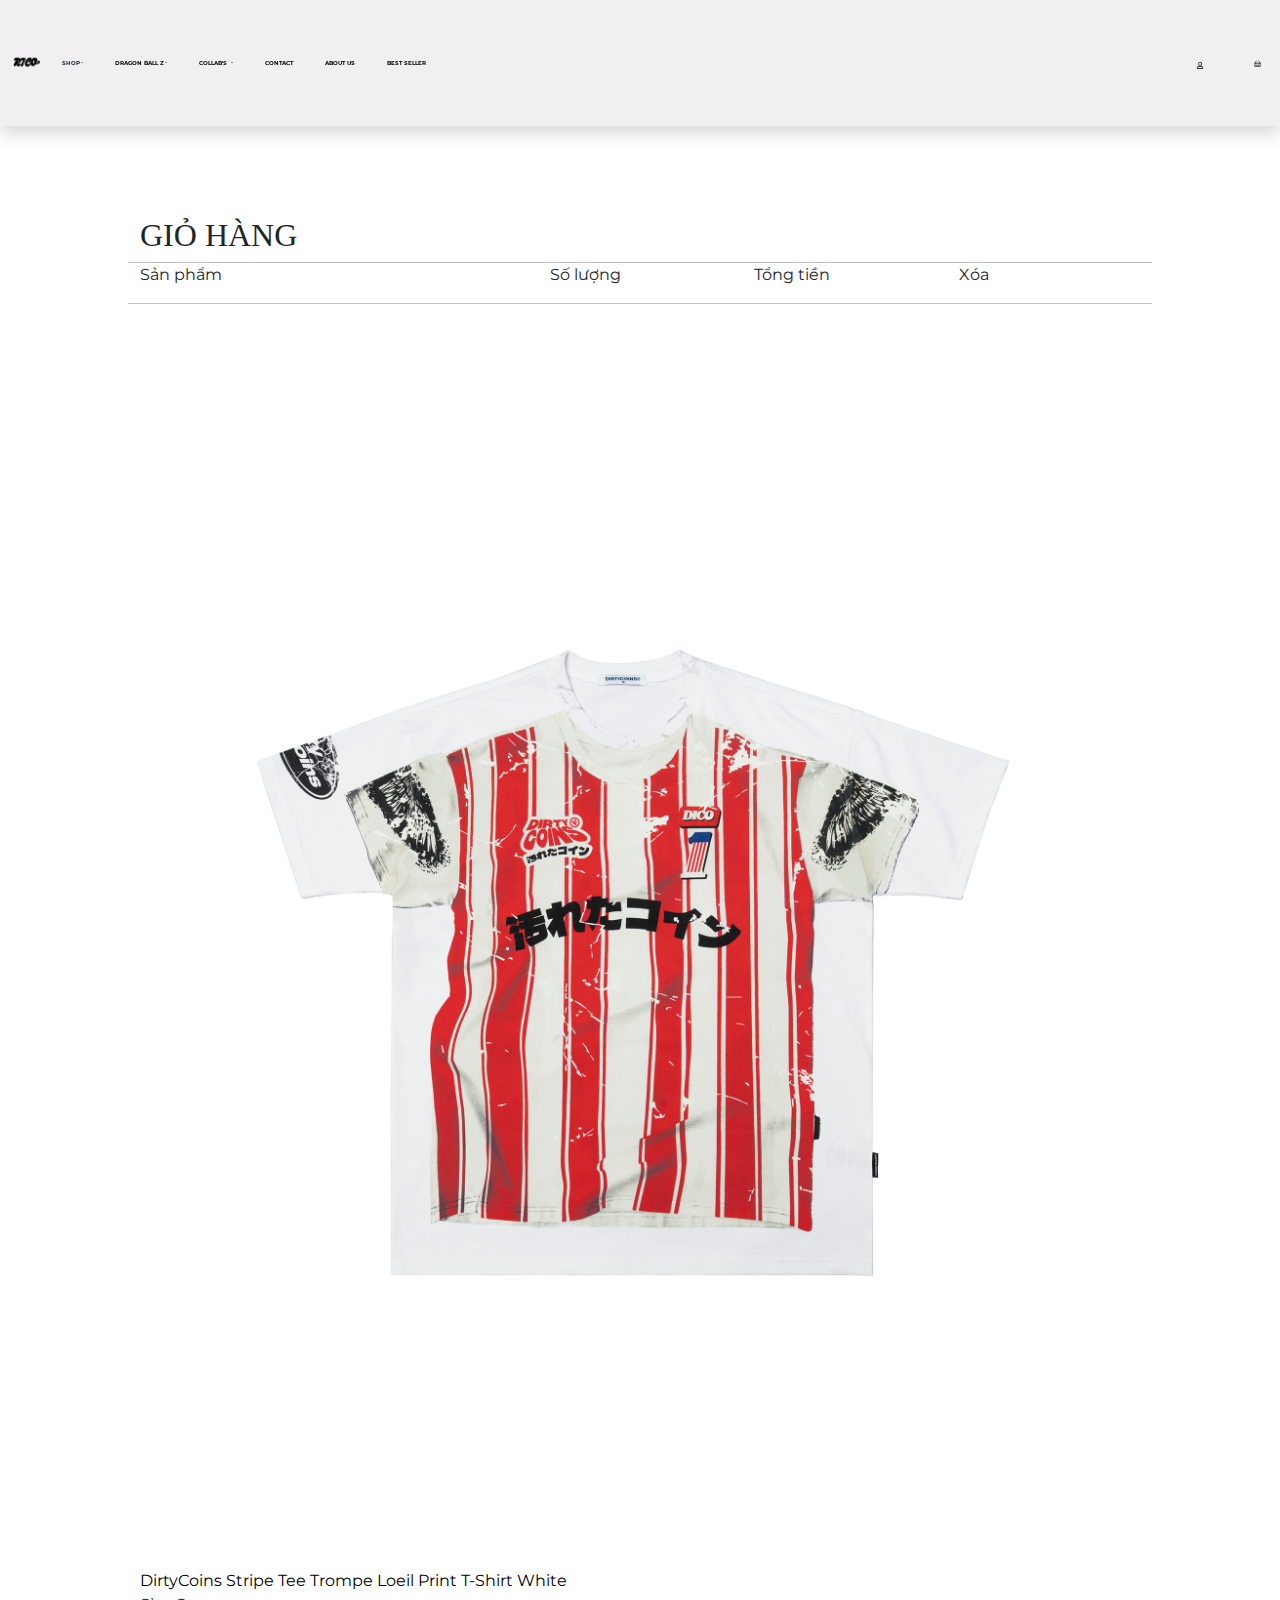
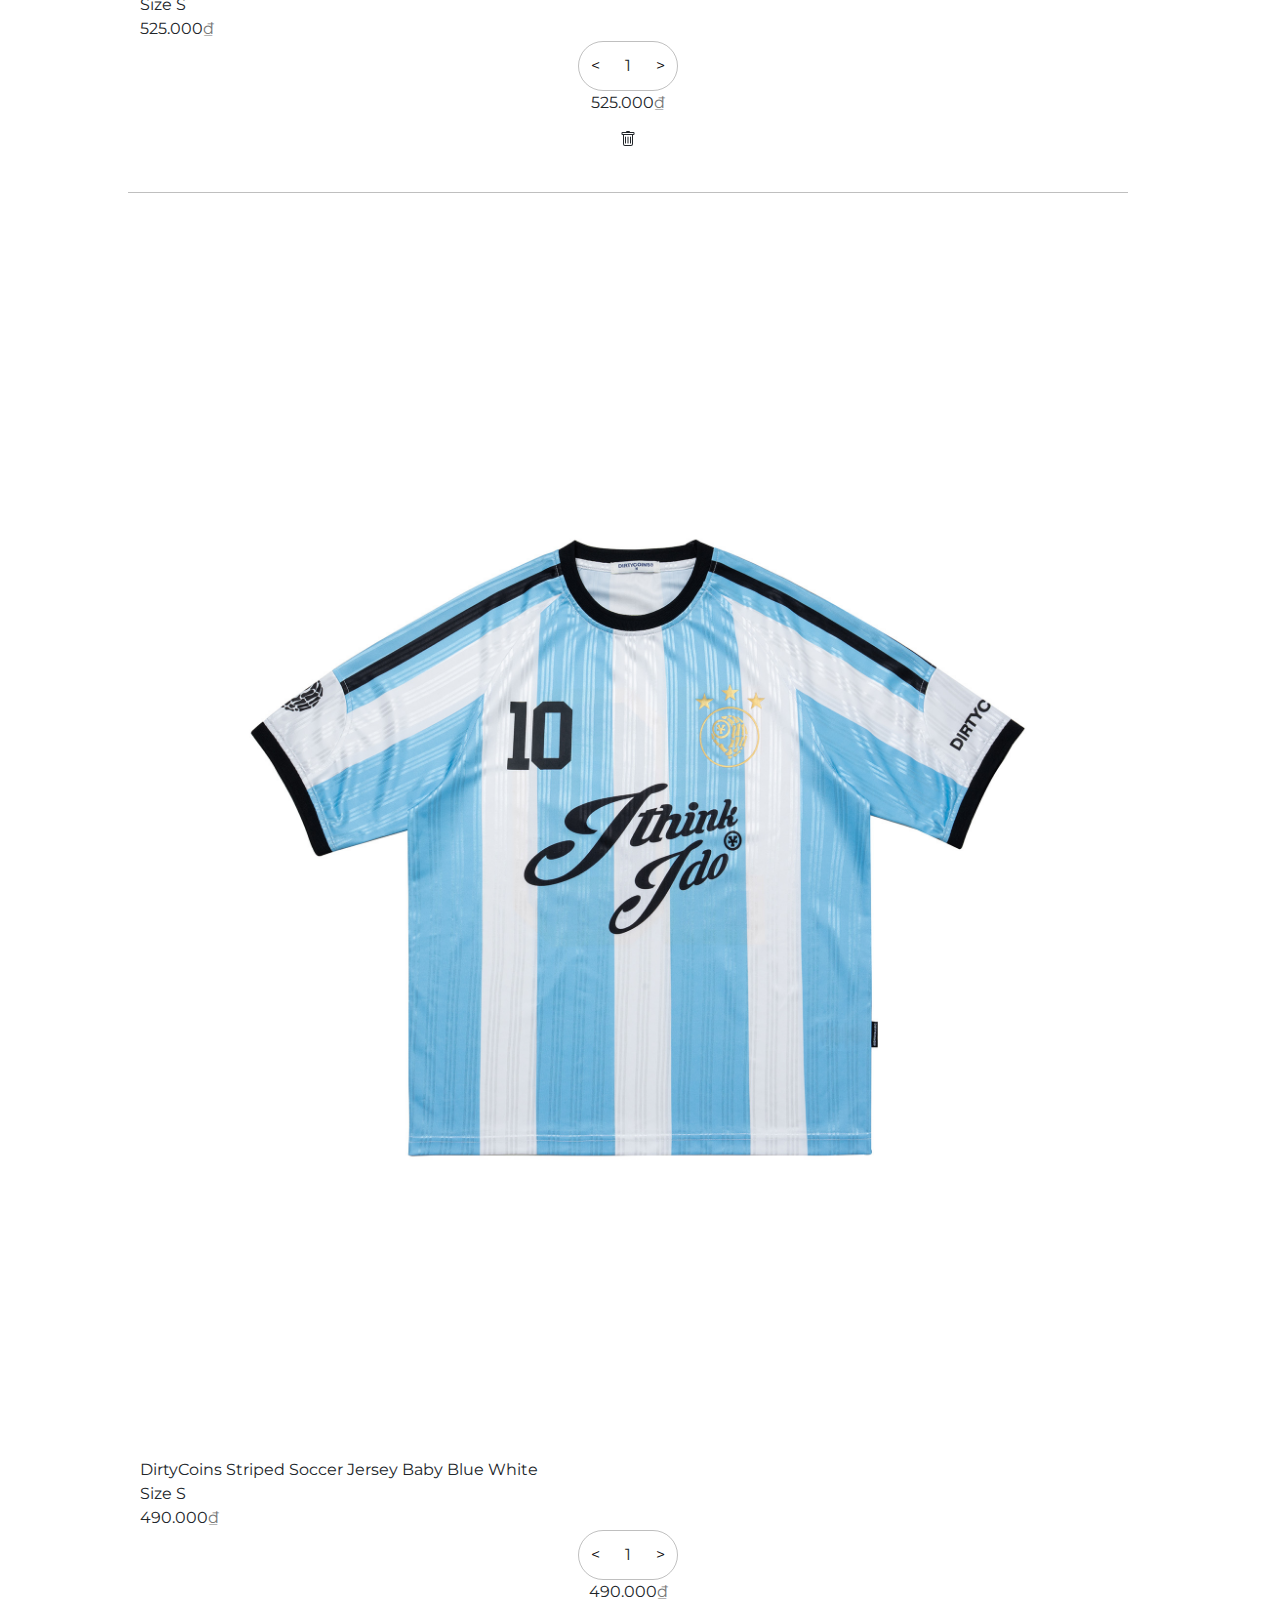
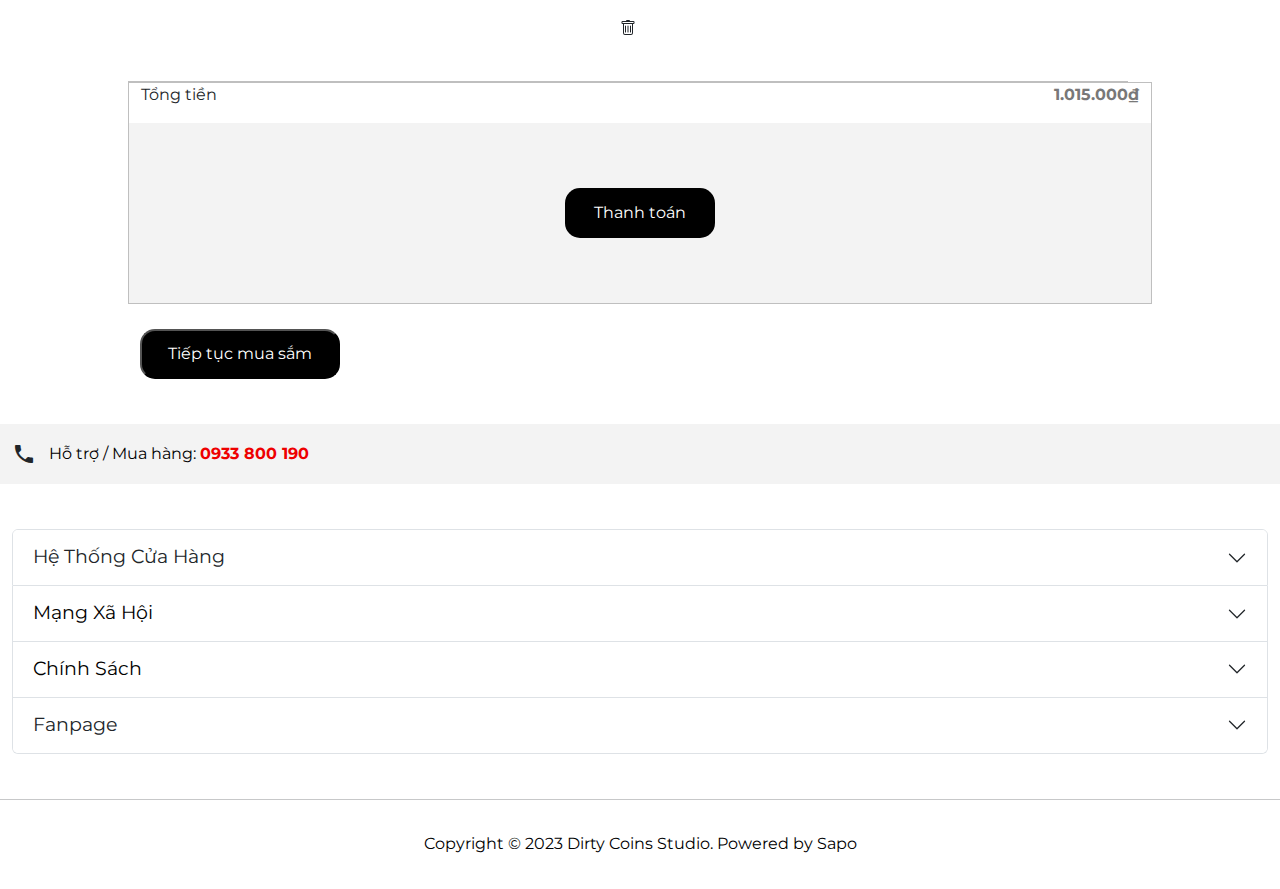
<file: sources/cart.html>
<!DOCTYPE html><html data-bs-theme="light" lang="en"><head><meta charset="utf-8"><meta name="viewport" content="width=device-width, initial-scale=1.0, shrink-to-fit=no"><title>DoAn-ThietKeGiaoDienNguoiDung</title><link rel="stylesheet" href="assets/bootstrap/css/bootstrap.min.css"><link rel="stylesheet" href="assets/fonts/fontawesome-all.min.css"><link rel="stylesheet" href="assets/fonts/material-icons.min.css"><link rel="stylesheet" href="assets/css/styles.css"><link rel="preconnect" href="https://fonts.googleapis.com">
<link rel="preconnect" href="https://fonts.gstatic.com" crossorigin>
<link href="https://fonts.googleapis.com/css2?family=Montserrat:ital,wght@0,100..900;1,100..900&display=swap" rel="stylesheet">
</head><body class="overflow-x-hidden" style="margin: 0;padding: 0;font-family: Montserrat, sans-serif;"><header class="shadow position-fixed d-flex z-3 flex-row justify-content-center align-items-center flex-nowrap" style="width: 100vw;margin: 0;padding: 0;height: 14vh;background: #f1eff1;padding-right: 1vw;padding-left: 1vw;"><a href="index.html" style="width: auto;height: auto;"><img class="img-fluid logo" width="436" height="436" src="assets/img/3-nobg.png"></a><div class="container text-nowrap" style="padding: 0;"><ul class="nav"><li class="nav-item dropdown"><a class="dropdown-toggle nav-link" aria-expanded="false" data-bs-toggle="dropdown" href="shop.html" style="color: var(--bs-dark);"><strong>SHOP</strong></a><div class="dropdown-menu"><a class="dropdown-item" href="shop.html">TOPS</a><a class="dropdown-item" href="#">BOTTOMS&nbsp;</a><a class="dropdown-item" href="#">ACCESSORIES</a><a class="dropdown-item" href="#">BAGS</a><a class="dropdown-item" href="#">WOMENSWEAR</a><a class="dropdown-item" href="#">COMBO</a></div></li><li class="nav-item dropdown"><a class="dropdown-toggle nav-link" aria-expanded="false" data-bs-toggle="dropdown" href="#" style="color: var(--bs-dark);"><strong><span style="color: rgb(0, 0, 0);">DRAGON BALL Z</span></strong></a><div class="dropdown-menu"><a class="dropdown-item" href="#">DC | DBZ - TOPS</a><a class="dropdown-item" href="#"><span style="color: var(--bs-dropdown-link-hover-color); background-color: var(--bs-dropdown-link-hover-bg);">DC | DBZ - OUTERWEAR</span></a><a class="dropdown-item" href="#"><span style="color: var(--bs-dropdown-link-hover-color); background-color: var(--bs-dropdown-link-hover-bg);">DC | DBZ - ACCESSORIES</span></a></div></li><li class="nav-item dropdown"><a class="dropdown-toggle nav-link" aria-expanded="false" data-bs-toggle="dropdown" href="#" style="color: var(--bs-dark);"><strong><span style="color: rgb(0, 0, 0);">COLLAB'S</span>&nbsp;</strong></a><div class="dropdown-menu"><a class="dropdown-item" href="#">MASEW</a><a class="dropdown-item" href="#">THE UNDERDOGS</a><a class="dropdown-item" href="#">DRAGON BALL Z</a><a class="dropdown-item" href="#">LA LUNE</a><a class="dropdown-item" href="#">GAM ESPORTS</a><a class="dropdown-item" href="#">ONE PIECE</a><a class="dropdown-item" href="#">LIL 'WUYN</a><a class="dropdown-item" href="#">16TYPH</a><a class="dropdown-item" href="#">MILLION DOLLAR BOY</a></div></li><li class="nav-item"><a class="nav-link" href="#" style="color: var(--bs-black);"><strong>CONTACT</strong></a></li><li class="nav-item"><a class="nav-link" href="#" style="color: var(--bs-black);"><strong>ABOUT US</strong></a></li><li class="nav-item"><a class="nav-link" href="#" style="color: rgb(0,0,0);"><strong>BEST SELLER</strong></a></li></ul></div><div class="container d-flex flex-row justify-content-between align-items-center right-header"><div class="shadow flex-row justify-content-center align-items-center search"><input type="search" style="border-width: 0px;height: 7.5vh;padding: 0;background: rgb(241,239,241);" required="" placeholder="Tìm kiếm..."><svg xmlns="http://www.w3.org/2000/svg" width="1em" height="1em" fill="currentColor" viewBox="0 0 16 16" class="bi bi-search">
  <path d="M11.742 10.344a6.5 6.5 0 1 0-1.397 1.398h-.001c.03.04.062.078.098.115l3.85 3.85a1 1 0 0 0 1.415-1.414l-3.85-3.85a1.007 1.007 0 0 0-.115-.1zM12 6.5a5.5 5.5 0 1 1-11 0 5.5 5.5 0 0 1 11 0"></path>
</svg></div><a href="login.html"><i class="far fa-user icon"></i></a><a href="cart.html"><svg xmlns="http://www.w3.org/2000/svg" width="1em" height="1em" fill="currentColor" viewBox="0 0 16 16" class="bi bi-basket icon">
  <path d="M5.757 1.071a.5.5 0 0 1 .172.686L3.383 6h9.234L10.07 1.757a.5.5 0 1 1 .858-.514L13.783 6H15a1 1 0 0 1 1 1v1a1 1 0 0 1-1 1v4.5a2.5 2.5 0 0 1-2.5 2.5h-9A2.5 2.5 0 0 1 1 13.5V9a1 1 0 0 1-1-1V7a1 1 0 0 1 1-1h1.217L5.07 1.243a.5.5 0 0 1 .686-.172zM2 9v4.5A1.5 1.5 0 0 0 3.5 15h9a1.5 1.5 0 0 0 1.5-1.5V9zM1 7v1h14V7zm3 3a.5.5 0 0 1 .5.5v3a.5.5 0 0 1-1 0v-3A.5.5 0 0 1 4 10m2 0a.5.5 0 0 1 .5.5v3a.5.5 0 0 1-1 0v-3A.5.5 0 0 1 6 10m2 0a.5.5 0 0 1 .5.5v3a.5.5 0 0 1-1 0v-3A.5.5 0 0 1 8 10m2 0a.5.5 0 0 1 .5.5v3a.5.5 0 0 1-1 0v-3a.5.5 0 0 1 .5-.5m2 0a.5.5 0 0 1 .5.5v3a.5.5 0 0 1-1 0v-3a.5.5 0 0 1 .5-.5"></path>
</svg></a></div></header><div class="container" style="width: 100vw;max-width: 100vw;margin: 0;padding: 0;"><div class="row row-cols-1 row-cols-sm-1 row-cols-xxl-2" style="margin: 0;padding-right: 10vw;padding-left: 10vw;padding-top: 24vh;padding-bottom: 5vh;"><div class="col"><h2 style="font-family: 'Alfa Slab One', serif;">GIỎ HÀNG</h2></div><div class="col cart-left"><div class="row row-cols-4" style="border-top: 1px solid rgba(0,0,0,0.25) ;border-bottom: 1px solid rgba(0,0,0,0.25) ;"><div class="col" style="width: 40%;"><p>Sản phẩm&nbsp;</p></div><div class="col col-xxl-3" style="width: 20%;"><p>Số lượng</p></div><div class="col" style="width: 20%;"><p>Tổng tiền</p></div><div class="col" style="width: 16%;"><p>Xóa</p></div></div><div class="row g-0 row-cols-1" style="width: 100%;"><div class="col" style="width: 100%;"><div class="row row-cols-1 row-cols-xxl-5" style="width: 100%;border-bottom: 1px solid rgb(0,0,0,0.25);padding-top: 5vh;padding-bottom: 5vh;"><div class="col d-flex justify-content-center align-items-center"><img class="img-fluid" width="2000" height="2500" src="assets/img/post/1-1b37dc3a-f5f6-4ea4-b366-8ac438b87aee.jpg"></div><div class="col d-flex flex-column justify-content-center align-items-start"><p style="margin: 0;text-align: left;"><span style="color: rgb(0, 0, 0);">DirtyCoins Stripe Tee Trompe Loeil Print T-Shirt White</span></p><p style="margin: 0;text-align: left;">Size S</p><p style="margin: 0;text-align: left;">525.000<span style="color: rgb(120, 120, 120);">₫</span></p></div><div class="col d-flex flex-row justify-content-center align-items-center"><div class="row row-cols-3" style="width: 100px;height: 50px;border: 1px solid rgba(0,0,0,0.25);border-radius: 25px;"><div class="col d-flex justify-content-center align-items-center"><button type="button" style="background: rgb(255,255,255);border-width: 0px;">&lt;</button></div><div class="col d-flex justify-content-center align-items-center"><p style="margin: 0;">1</p></div><div class="col d-flex justify-content-center align-items-center"><button type="button" style="background: rgb(255,255,255);border-width: 0px;">&gt;</button></div></div></div><div class="col d-flex justify-content-center align-items-center"><p>525.000<span style="color: rgb(120, 120, 120);">₫</span></p></div><div class="col d-flex justify-content-center align-items-center"><svg xmlns="http://www.w3.org/2000/svg" width="1em" height="1em" fill="currentColor" viewBox="0 0 16 16" class="bi bi-trash">
  <path d="M5.5 5.5A.5.5 0 0 1 6 6v6a.5.5 0 0 1-1 0V6a.5.5 0 0 1 .5-.5m2.5 0a.5.5 0 0 1 .5.5v6a.5.5 0 0 1-1 0V6a.5.5 0 0 1 .5-.5m3 .5a.5.5 0 0 0-1 0v6a.5.5 0 0 0 1 0z"></path>
  <path d="M14.5 3a1 1 0 0 1-1 1H13v9a2 2 0 0 1-2 2H5a2 2 0 0 1-2-2V4h-.5a1 1 0 0 1-1-1V2a1 1 0 0 1 1-1H6a1 1 0 0 1 1-1h2a1 1 0 0 1 1 1h3.5a1 1 0 0 1 1 1zM4.118 4 4 4.059V13a1 1 0 0 0 1 1h6a1 1 0 0 0 1-1V4.059L11.882 4zM2.5 3h11V2h-11z"></path>
</svg></div></div></div></div><div class="row g-0 row-cols-1" style="width: 100%;"><div class="col" style="width: 100%;"><div class="row row-cols-1 row-cols-xxl-5" style="width: 100%;border-bottom: 1px solid rgb(0,0,0,0.25);padding-top: 5vh;padding-bottom: 5vh;"><div class="col d-flex justify-content-center align-items-center"><img class="img-fluid" width="2000" height="2500" src="assets/img/post/1-a9b76695-2d0b-439c-9764-9b37cbecf804.jpg"></div><div class="col d-flex flex-column justify-content-center align-items-start"><p style="margin: 0;text-align: left;">DirtyCoins Striped Soccer Jersey Baby Blue White</p><p style="margin: 0;text-align: left;">Size S</p><p style="margin: 0;text-align: left;">490.000<span style="color: rgb(120, 120, 120);">₫</span></p></div><div class="col d-flex flex-row justify-content-center align-items-center"><div class="row row-cols-3" style="width: 100px;height: 50px;border: 1px solid rgba(0,0,0,0.25);border-radius: 25px;"><div class="col d-flex justify-content-center align-items-center"><button type="button" style="background: rgb(255,255,255);border-width: 0px;">&lt;</button></div><div class="col d-flex justify-content-center align-items-center"><p style="margin: 0;">1</p></div><div class="col d-flex justify-content-center align-items-center"><button type="button" style="background: rgb(255,255,255);border-width: 0px;">&gt;</button></div></div></div><div class="col d-flex justify-content-center align-items-center"><p>490.000<span style="color: rgb(120, 120, 120);">₫</span></p></div><div class="col d-flex justify-content-center align-items-center"><svg xmlns="http://www.w3.org/2000/svg" width="1em" height="1em" fill="currentColor" viewBox="0 0 16 16" class="bi bi-trash">
  <path d="M5.5 5.5A.5.5 0 0 1 6 6v6a.5.5 0 0 1-1 0V6a.5.5 0 0 1 .5-.5m2.5 0a.5.5 0 0 1 .5.5v6a.5.5 0 0 1-1 0V6a.5.5 0 0 1 .5-.5m3 .5a.5.5 0 0 0-1 0v6a.5.5 0 0 0 1 0z"></path>
  <path d="M14.5 3a1 1 0 0 1-1 1H13v9a2 2 0 0 1-2 2H5a2 2 0 0 1-2-2V4h-.5a1 1 0 0 1-1-1V2a1 1 0 0 1 1-1H6a1 1 0 0 1 1-1h2a1 1 0 0 1 1 1h3.5a1 1 0 0 1 1 1zM4.118 4 4 4.059V13a1 1 0 0 0 1 1h6a1 1 0 0 0 1-1V4.059L11.882 4zM2.5 3h11V2h-11z"></path>
</svg></div></div></div></div></div><div class="col cart-right"><div class="row row-cols-1" style="border: 1px solid rgba(0,0,0,0.25) ;"><div class="col d-flex justify-content-between align-items-center"><p>Tổng tiền</p><p style="text-align: right;"><strong><span style="color: rgb(120, 120, 120);">1.015.000₫</span></strong></p></div><div class="col d-flex justify-content-center align-items-center" style="background: rgba(136,136,136,0.1);height: 20vh;"><a class="text-nowrap d-flex justify-content-center align-items-center" role="button" style="color: white;background: black;width: 150px;height: 50px;border-radius: 15px;" href="checkout.html">Thanh toán</a></div></div></div><div class="col"><button class="text-nowrap" type="button" style="color: white;background: black;width: 200px;height: 50px;border-radius: 15px;padding-top: 1px;margin-top: 25px;">Tiếp tục mua sắm</button></div></div></div><footer style="width: 100vw;"><div class="container d-flex flex-row justify-content-start align-items-center" style="width: 100vw;max-width: 100vw;background: #f3f3f3;margin: 0;padding-top: 2vh;padding-bottom: 2vh;"><i class="material-icons">phone</i><p style="margin: 0;margin-left: 1vw;"><span style="color: rgb(0, 0, 0);">Hỗ trợ / Mua hàng:&nbsp;</span><a href="tel:0933800190"><strong><span style="color: rgb(238, 0, 0);">0933 800 190</span></strong></a></p></div><div class="container d-flex flex-row" style="width: 100vw;max-width: 100vw;background: rgba(255,255,255,0);margin: 0;"><div class="accordion" role="tablist" id="accordion-1" style="width: 100%;margin-bottom: 5vh;margin-top: 5vh;"><div class="accordion-item"><h2 class="accordion-header" role="tab"><button class="accordion-button collapsed" type="button" data-bs-toggle="collapse" data-bs-target="#accordion-1 .item-1" aria-expanded="false" aria-controls="accordion-1 .item-1" style="font-size: 19px;">Hệ Thống Cửa Hàng</button></h2><div class="accordion-collapse collapse item-1" role="tabpanel" data-bs-parent="#accordion-1"><div class="accordion-body"><p class="mb-0"><strong><span style="color: rgb(72, 72, 72);">Chi Nhánh Hồ Chí Minh:</span></strong><br><strong><span style="color: rgb(72, 72, 72);">Phường Sài Gòn</span></strong><span style="color: rgb(72, 72, 72);">&nbsp;- The New Playground, Tầng B1 Vincom Center Đồng Khởi, 72 Lê Thánh Tôn.</span><br><strong><span style="color: rgb(72, 72, 72);">Phường An Lạc</span></strong><span style="color: rgb(72, 72, 72);">&nbsp;- Tầng 1 TTTM Aeon Mall Bình Tân, số 1 đường số 17A.</span><br><strong><span style="color: rgb(72, 72, 72);">Phường Long Bình</span></strong><span style="color: rgb(72, 72, 72);">&nbsp;- Tầng 2 TTTM Vincom Mega Mall Grand Park.</span><br><strong><span style="color: rgb(72, 72, 72);">Phường Hòa Hưng</span></strong><span style="color: rgb(72, 72, 72);">&nbsp;- 561 Sư Vạn Hạnh.</span><br><strong><span style="color: rgb(72, 72, 72);">Phường Cầu Ông Lãnh</span></strong><span style="color: rgb(72, 72, 72);">&nbsp;- 160 Nguyễn Cư Trinh.</span><br><strong><span style="color: rgb(72, 72, 72);">Phường Sài Gòn</span></strong><span style="color: rgb(72, 72, 72);">&nbsp;- The New Playground 26 Lý Tự Trọng.</span><br><strong><span style="color: rgb(72, 72, 72);">Phường Gò Vấp</span></strong><span style="color: rgb(72, 72, 72);">&nbsp;- 326 Quang Trung.</span><br><strong><span style="color: rgb(72, 72, 72);">Phường Thủ Dầu Một</span></strong><span style="color: rgb(72, 72, 72);">&nbsp;- 28 Yersin.</span></p><p class="mb-0"><strong><span style="color: rgb(72, 72, 72);">Chi Nhánh Đồng Nai:</span></strong><br><strong><span style="color: rgb(72, 72, 72);">Phường Tam Hiệp&nbsp;</span></strong><span style="color: rgb(72, 72, 72);">- 151A Phan Trung.</span></p><p class="mb-0"><strong><span style="color: rgb(72, 72, 72);">Chi Nhánh Cần Thơ:</span></strong><br><strong><span style="color: rgb(72, 72, 72);">Phường Ninh Kiều</span></strong><span style="color: rgb(72, 72, 72);">&nbsp;- 52 Mậu Thân.</span></p><p class="mb-0"><strong><span style="color: rgb(72, 72, 72);">Chi Nhánh Hà Nội:</span></strong><br><strong><span style="color: rgb(72, 72, 72);">Phường Dương Nội</span></strong><span style="color: rgb(72, 72, 72);">&nbsp;- Tầng 2 TTTM Aeon Mall Hà Đông Khu dân cư Hoàng Văn Thụ.</span></p><p class="mb-0"><strong><span style="color: rgb(72, 72, 72);">Chi Nhánh Hưng Yên:</span></strong><br><strong><span style="color: rgb(72, 72, 72);">Xã Nghĩa Trụ</span></strong><span style="color: rgb(72, 72, 72);">&nbsp;- PT.TV 136 - Mega Grand World - Ocean Park 3.</span></p><p class="mb-0"><strong><span style="color: rgb(72, 72, 72);">Chi Nhánh Hải Phòng:</span></strong><br><strong><span style="color: rgb(72, 72, 72);">Phường Lê Chân</span></strong><span style="color: rgb(72, 72, 72);">&nbsp;- Tầng 2 TTTM Aeon Mall Hải Phòng Lê Chân số 10 Võ Nguyên Giáp.</span></p><p class="mb-0"><a href="tel:0933800190"><span style="color: rgb(67, 67, 67); background-color: transparent;">0933 800 190</span></a><span style="color: rgb(72, 72, 72);">&nbsp;-&nbsp;</span><a href="tel:1900252557"><span style="color: rgb(67, 67, 67); background-color: transparent;">1900252557</span></a><br><a href="mailto:csteamdcs@gmail.com"><span style="color: rgb(67, 67, 67); background-color: transparent;">csteamdcs@gmail.com</span></a></p></div></div></div><div class="accordion-item"><h2 class="accordion-header" role="tab"><button class="accordion-button collapsed" type="button" data-bs-toggle="collapse" data-bs-target="#accordion-1 .item-2" aria-expanded="false" aria-controls="accordion-1 .item-2" style="font-size: 19px;"><br><span style="color: rgb(0, 0, 0);">Mạng Xã Hội</span></button></h2><div class="accordion-collapse collapse item-2" role="tabpanel" data-bs-parent="#accordion-1"><div class="accordion-body"><svg xmlns="http://www.w3.org/2000/svg" width="1em" height="1em" fill="currentColor" viewBox="0 0 16 16" class="bi bi-facebook" style="font-size: 30px;">
  <path d="M16 8.049c0-4.446-3.582-8.05-8-8.05C3.58 0-.002 3.603-.002 8.05c0 4.017 2.926 7.347 6.75 7.951v-5.625h-2.03V8.05H6.75V6.275c0-2.017 1.195-3.131 3.022-3.131.876 0 1.791.157 1.791.157v1.98h-1.009c-.993 0-1.303.621-1.303 1.258v1.51h2.218l-.354 2.326H9.25V16c3.824-.604 6.75-3.934 6.75-7.951"></path>
</svg><svg xmlns="http://www.w3.org/2000/svg" width="1em" height="1em" fill="currentColor" viewBox="0 0 16 16" class="bi bi-youtube" style="font-size: 29px;">
  <path d="M8.051 1.999h.089c.822.003 4.987.033 6.11.335a2.01 2.01 0 0 1 1.415 1.42c.101.38.172.883.22 1.402l.01.104.022.26.008.104c.065.914.073 1.77.074 1.957v.075c-.001.194-.01 1.108-.082 2.06l-.008.105-.009.104c-.05.572-.124 1.14-.235 1.558a2.007 2.007 0 0 1-1.415 1.42c-1.16.312-5.569.334-6.18.335h-.142c-.309 0-1.587-.006-2.927-.052l-.17-.006-.087-.004-.171-.007-.171-.007c-1.11-.049-2.167-.128-2.654-.26a2.007 2.007 0 0 1-1.415-1.419c-.111-.417-.185-.986-.235-1.558L.09 9.82l-.008-.104A31.4 31.4 0 0 1 0 7.68v-.123c.002-.215.01-.958.064-1.778l.007-.103.003-.052.008-.104.022-.26.01-.104c.048-.519.119-1.023.22-1.402a2.007 2.007 0 0 1 1.415-1.42c.487-.13 1.544-.21 2.654-.26l.17-.007.172-.006.086-.003.171-.007A99.788 99.788 0 0 1 7.858 2h.193zM6.4 5.209v4.818l4.157-2.408z"></path>
</svg><svg xmlns="http://www.w3.org/2000/svg" width="1em" height="1em" fill="currentColor" viewBox="0 0 16 16" class="bi bi-instagram" style="font-size: 30px;">
  <path d="M8 0C5.829 0 5.556.01 4.703.048 3.85.088 3.269.222 2.76.42a3.917 3.917 0 0 0-1.417.923A3.927 3.927 0 0 0 .42 2.76C.222 3.268.087 3.85.048 4.7.01 5.555 0 5.827 0 8.001c0 2.172.01 2.444.048 3.297.04.852.174 1.433.372 1.942.205.526.478.972.923 1.417.444.445.89.719 1.416.923.51.198 1.09.333 1.942.372C5.555 15.99 5.827 16 8 16s2.444-.01 3.298-.048c.851-.04 1.434-.174 1.943-.372a3.916 3.916 0 0 0 1.416-.923c.445-.445.718-.891.923-1.417.197-.509.332-1.09.372-1.942C15.99 10.445 16 10.173 16 8s-.01-2.445-.048-3.299c-.04-.851-.175-1.433-.372-1.941a3.926 3.926 0 0 0-.923-1.417A3.911 3.911 0 0 0 13.24.42c-.51-.198-1.092-.333-1.943-.372C10.443.01 10.172 0 7.998 0h.003zm-.717 1.442h.718c2.136 0 2.389.007 3.232.046.78.035 1.204.166 1.486.275.373.145.64.319.92.599.28.28.453.546.598.92.11.281.24.705.275 1.485.039.843.047 1.096.047 3.231s-.008 2.389-.047 3.232c-.035.78-.166 1.203-.275 1.485a2.47 2.47 0 0 1-.599.919c-.28.28-.546.453-.92.598-.28.11-.704.24-1.485.276-.843.038-1.096.047-3.232.047s-2.39-.009-3.233-.047c-.78-.036-1.203-.166-1.485-.276a2.478 2.478 0 0 1-.92-.598 2.48 2.48 0 0 1-.6-.92c-.109-.281-.24-.705-.275-1.485-.038-.843-.046-1.096-.046-3.233 0-2.136.008-2.388.046-3.231.036-.78.166-1.204.276-1.486.145-.373.319-.64.599-.92.28-.28.546-.453.92-.598.282-.11.705-.24 1.485-.276.738-.034 1.024-.044 2.515-.045v.002zm4.988 1.328a.96.96 0 1 0 0 1.92.96.96 0 0 0 0-1.92zm-4.27 1.122a4.109 4.109 0 1 0 0 8.217 4.109 4.109 0 0 0 0-8.217zm0 1.441a2.667 2.667 0 1 1 0 5.334 2.667 2.667 0 0 1 0-5.334"></path>
</svg></div></div></div><div class="accordion-item"><h2 class="accordion-header" role="tab"><button class="accordion-button collapsed" type="button" data-bs-toggle="collapse" data-bs-target="#accordion-1 .item-3" aria-expanded="false" aria-controls="accordion-1 .item-3" style="font-size: 19px;"><br><span style="color: rgb(0, 0, 0);">Chính Sách</span></button></h2><div class="accordion-collapse collapse item-3" role="tabpanel" data-bs-parent="#accordion-1"><div class="accordion-body"><ul><li><a href="https://dirtycoins.vn/chinh-sach-bao-ve-thong-tin-ca-nhan" target="_blank"><span style="color: rgb(67, 67, 67); background-color: transparent;">Chính sách bảo mật</span></a></li><li><a href="https://dirtycoins.vn/faq-cau-hoi-thuong-gap" target="_blank"><span style="color: rgb(67, 67, 67); background-color: transparent;">FAQ</span></a></li><li><a href="https://dirtycoins.vn/chinh-sach-the-thanh-vien" target="_blank"><span style="color: rgb(67, 67, 67); background-color: transparent;">Chính sách Thẻ Thành viên</span></a></li><li><a href="https://dirtycoins.vn/chinh-sach-bao-hanh-san-pham" target="_blank"><span style="color: rgb(67, 67, 67); background-color: transparent;">Chính sách Bảo hành &amp; Đổi trả</span></a></li><li><a href="https://dirtycoins.vn/chinh-sach-giao-hang-hoa-toc" target="_blank"><span style="color: rgb(67, 67, 67); background-color: transparent;">Chính sách giao hàng hỏa tốc</span></a></li></ul></div></div></div><div class="accordion-item"><h2 class="accordion-header" role="tab"><button class="accordion-button collapsed" type="button" data-bs-toggle="collapse" data-bs-target="#accordion-1 .item-4" aria-expanded="false" aria-controls="accordion-1 .item-4" style="font-size: 19px;">Fanpage</button></h2><div class="accordion-collapse collapse item-4" role="tabpanel" data-bs-parent="#accordion-1"><div class="accordion-body"></div></div></div></div><div class="row g-0 row-cols-4 footer-row" style="width: 100vw;"><div class="col" style="padding-right: 0px;margin-right: -10px;"><h4><strong><span style="color: rgb(0, 0, 0);">Hệ Thống Cửa Hàng</span></strong></h4><p style="margin-right: -367px;margin-left: 11px;margin-bottom: 0px;"><strong><span style="color: rgb(72, 72, 72);">Chi Nhánh Hồ Chí Minh:</span></strong><br><strong><span style="color: rgb(72, 72, 72);">Phường Sài Gòn</span></strong><span style="color: rgb(72, 72, 72);">&nbsp;- The New Playground, Tầng B1 Vincom Center Đồng Khởi, 72 Lê Thánh Tôn.</span><br><strong><span style="color: rgb(72, 72, 72);">Phường An Lạc</span></strong><span style="color: rgb(72, 72, 72);">&nbsp;- Tầng 1 TTTM Aeon Mall Bình Tân, số 1 đường số 17A.</span><br><strong><span style="color: rgb(72, 72, 72);">Phường Long Bình</span></strong><span style="color: rgb(72, 72, 72);">&nbsp;- Tầng 2 TTTM Vincom Mega Mall Grand Park.</span><br><strong><span style="color: rgb(72, 72, 72);">Phường Hòa Hưng</span></strong><span style="color: rgb(72, 72, 72);">&nbsp;- 561 Sư Vạn Hạnh.</span><br><strong><span style="color: rgb(72, 72, 72);">Phường Cầu Ông Lãnh</span></strong><span style="color: rgb(72, 72, 72);">&nbsp;- 160 Nguyễn Cư Trinh.</span><br><strong><span style="color: rgb(72, 72, 72);">Phường Sài Gòn</span></strong><span style="color: rgb(72, 72, 72);">&nbsp;- The New Playground 26 Lý Tự Trọng.</span><br><strong><span style="color: rgb(72, 72, 72);">Phường Gò Vấp</span></strong><span style="color: rgb(72, 72, 72);">&nbsp;- 326 Quang Trung.</span><br><strong><span style="color: rgb(72, 72, 72);">Phường Thủ Dầu Một</span></strong><span style="color: rgb(72, 72, 72);">&nbsp;- 28 Yersin.</span></p><p style="margin-right: -367px;margin-left: 11px;margin-bottom: 0px;"><strong><span style="color: rgb(72, 72, 72);">Chi Nhánh Đồng Nai:</span></strong><br><strong><span style="color: rgb(72, 72, 72);">Phường Tam Hiệp&nbsp;</span></strong><span style="color: rgb(72, 72, 72);">- 151A Phan Trung.</span></p><p style="margin-right: -367px;margin-left: 11px;margin-bottom: 0px;"><strong><span style="color: rgb(72, 72, 72);">Chi Nhánh Cần Thơ:</span></strong><br><strong><span style="color: rgb(72, 72, 72);">Phường Ninh Kiều</span></strong><span style="color: rgb(72, 72, 72);">&nbsp;- 52 Mậu Thân.</span></p><p style="margin-right: -367px;margin-left: 11px;margin-bottom: 0px;"><strong><span style="color: rgb(72, 72, 72);">Chi Nhánh Hà Nội:</span></strong><br><strong><span style="color: rgb(72, 72, 72);">Phường Dương Nội</span></strong><span style="color: rgb(72, 72, 72);">&nbsp;- Tầng 2 TTTM Aeon Mall Hà Đông Khu dân cư Hoàng Văn Thụ.</span></p><p style="margin-right: -367px;margin-left: 11px;margin-bottom: 0px;"><strong><span style="color: rgb(72, 72, 72);">Chi Nhánh Hưng Yên:</span></strong><br><strong><span style="color: rgb(72, 72, 72);">Xã Nghĩa Trụ</span></strong><span style="color: rgb(72, 72, 72);">&nbsp;- PT.TV 136 - Mega Grand World - Ocean Park 3.</span></p><p style="margin-right: -367px;margin-left: 11px;margin-bottom: 0px;"><strong><span style="color: rgb(72, 72, 72);">Chi Nhánh Hải Phòng:</span></strong><br><strong><span style="color: rgb(72, 72, 72);">Phường Lê Chân</span></strong><span style="color: rgb(72, 72, 72);">&nbsp;- Tầng 2 TTTM Aeon Mall Hải Phòng Lê Chân số 10 Võ Nguyên Giáp.</span></p><p style="margin-right: -367px;margin-left: 11px;margin-bottom: 21px;"><a href="tel:0933800190"><span style="color: rgb(67, 67, 67); background-color: transparent;">0933 800 190</span></a><span style="color: rgb(72, 72, 72);">&nbsp;-&nbsp;</span><a href="tel:1900252557"><span style="color: rgb(67, 67, 67); background-color: transparent;">1900252557</span></a><br><a href="mailto:csteamdcs@gmail.com"><span style="color: rgb(67, 67, 67); background-color: transparent;">csteamdcs@gmail.com</span></a></p></div><div class="col" style="margin-left: 388px;"><h4><strong>Mạng Xã Hội</strong></h4><div style="margin-bottom: 38px;"><svg xmlns="http://www.w3.org/2000/svg" width="1em" height="1em" fill="currentColor" viewBox="0 0 16 16" class="bi bi-facebook" style="font-size: 41px;width: 40px;height: 40px;margin-right: 10px;">
  <path d="M16 8.049c0-4.446-3.582-8.05-8-8.05C3.58 0-.002 3.603-.002 8.05c0 4.017 2.926 7.347 6.75 7.951v-5.625h-2.03V8.05H6.75V6.275c0-2.017 1.195-3.131 3.022-3.131.876 0 1.791.157 1.791.157v1.98h-1.009c-.993 0-1.303.621-1.303 1.258v1.51h2.218l-.354 2.326H9.25V16c3.824-.604 6.75-3.934 6.75-7.951"></path>
</svg><svg xmlns="http://www.w3.org/2000/svg" width="1em" height="1em" fill="currentColor" viewBox="0 0 16 16" class="bi bi-youtube" style="font-size: 15px;height: 40px;width: 40px;margin-right: 10px;">
  <path d="M8.051 1.999h.089c.822.003 4.987.033 6.11.335a2.01 2.01 0 0 1 1.415 1.42c.101.38.172.883.22 1.402l.01.104.022.26.008.104c.065.914.073 1.77.074 1.957v.075c-.001.194-.01 1.108-.082 2.06l-.008.105-.009.104c-.05.572-.124 1.14-.235 1.558a2.007 2.007 0 0 1-1.415 1.42c-1.16.312-5.569.334-6.18.335h-.142c-.309 0-1.587-.006-2.927-.052l-.17-.006-.087-.004-.171-.007-.171-.007c-1.11-.049-2.167-.128-2.654-.26a2.007 2.007 0 0 1-1.415-1.419c-.111-.417-.185-.986-.235-1.558L.09 9.82l-.008-.104A31.4 31.4 0 0 1 0 7.68v-.123c.002-.215.01-.958.064-1.778l.007-.103.003-.052.008-.104.022-.26.01-.104c.048-.519.119-1.023.22-1.402a2.007 2.007 0 0 1 1.415-1.42c.487-.13 1.544-.21 2.654-.26l.17-.007.172-.006.086-.003.171-.007A99.788 99.788 0 0 1 7.858 2h.193zM6.4 5.209v4.818l4.157-2.408z"></path>
</svg><svg xmlns="http://www.w3.org/2000/svg" width="1em" height="1em" fill="currentColor" viewBox="0 0 16 16" class="bi bi-instagram" style="font-size: 41px;width: 40px;height: 40px;">
  <path d="M8 0C5.829 0 5.556.01 4.703.048 3.85.088 3.269.222 2.76.42a3.917 3.917 0 0 0-1.417.923A3.927 3.927 0 0 0 .42 2.76C.222 3.268.087 3.85.048 4.7.01 5.555 0 5.827 0 8.001c0 2.172.01 2.444.048 3.297.04.852.174 1.433.372 1.942.205.526.478.972.923 1.417.444.445.89.719 1.416.923.51.198 1.09.333 1.942.372C5.555 15.99 5.827 16 8 16s2.444-.01 3.298-.048c.851-.04 1.434-.174 1.943-.372a3.916 3.916 0 0 0 1.416-.923c.445-.445.718-.891.923-1.417.197-.509.332-1.09.372-1.942C15.99 10.445 16 10.173 16 8s-.01-2.445-.048-3.299c-.04-.851-.175-1.433-.372-1.941a3.926 3.926 0 0 0-.923-1.417A3.911 3.911 0 0 0 13.24.42c-.51-.198-1.092-.333-1.943-.372C10.443.01 10.172 0 7.998 0h.003zm-.717 1.442h.718c2.136 0 2.389.007 3.232.046.78.035 1.204.166 1.486.275.373.145.64.319.92.599.28.28.453.546.598.92.11.281.24.705.275 1.485.039.843.047 1.096.047 3.231s-.008 2.389-.047 3.232c-.035.78-.166 1.203-.275 1.485a2.47 2.47 0 0 1-.599.919c-.28.28-.546.453-.92.598-.28.11-.704.24-1.485.276-.843.038-1.096.047-3.232.047s-2.39-.009-3.233-.047c-.78-.036-1.203-.166-1.485-.276a2.478 2.478 0 0 1-.92-.598 2.48 2.48 0 0 1-.6-.92c-.109-.281-.24-.705-.275-1.485-.038-.843-.046-1.096-.046-3.233 0-2.136.008-2.388.046-3.231.036-.78.166-1.204.276-1.486.145-.373.319-.64.599-.92.28-.28.546-.453.92-.598.282-.11.705-.24 1.485-.276.738-.034 1.024-.044 2.515-.045v.002zm4.988 1.328a.96.96 0 1 0 0 1.92.96.96 0 0 0 0-1.92zm-4.27 1.122a4.109 4.109 0 1 0 0 8.217 4.109 4.109 0 0 0 0-8.217zm0 1.441a2.667 2.667 0 1 1 0 5.334 2.667 2.667 0 0 1 0-5.334"></path>
</svg></div><h4><strong>Chính Sách</strong></h4><ul><li><a href="https://dirtycoins.vn/chinh-sach-bao-ve-thong-tin-ca-nhan" target="_blank"><span style="color: rgb(67, 67, 67); background-color: transparent;">Chính sách bảo mật</span></a></li><li><a href="https://dirtycoins.vn/faq-cau-hoi-thuong-gap" target="_blank"><span style="color: rgb(67, 67, 67); background-color: transparent;">FAQ</span></a></li><li><a href="https://dirtycoins.vn/chinh-sach-the-thanh-vien" target="_blank"><span style="background-color: transparent;">Chính sách Thẻ Thành viên</span></a></li><li><a href="https://dirtycoins.vn/chinh-sach-bao-hanh-san-pham" target="_blank"><span style="color: rgb(67, 67, 67); background-color: transparent;">Chính sách Bảo hành &amp; Đổi trả</span></a></li><li><a href="https://dirtycoins.vn/chinh-sach-giao-hang-hoa-toc" target="_blank"><span style="color: rgb(67, 67, 67); background-color: transparent;">Chính sách giao hàng hỏa tốc</span></a></li></ul></div><div class="col" style="margin-left: -34px;"><h4><strong>Fanpage</strong></h4></div></div></div><div class="container d-flex flex-row justify-content-center align-items-center" style="width: 100vw;max-width: 100vw;background: rgba(255,255,255,0);margin: 0;height: 10vh;bottom: 0;border-top: 1px solid rgba(33,37,41,0.25) ;"><p class="text-center d-flex justify-content-center align-items-center" style="margin: 0;"><span style="color: rgb(0, 0, 0);">Copyright © 2023 Dirty Coins Studio. Powered by Sapo</span></p></div></footer><script src="assets/bootstrap/js/bootstrap.min.js"></script></body></html>
</file>
<file: designs/assets/css/styles.css>
a {
  color: black;
  text-decoration: none;
}

.page-link {
  position: relative;
  display: block;
  padding: var(--bs-pagination-padding-y) var(--bs-pagination-padding-x);
  font-size: var(--bs-pagination-font-size);
  color: black;
  text-decoration: none;
  background-color: white;
  border: var(--bs-pagination-border-width) solid var(--bs-pagination-border-color);
  transition: color .15s ease-in-out,background-color .15s ease-in-out,border-color .15s ease-in-out,box-shadow .15s ease-in-out;
}

.pagination {
  --bs-pagination-padding-x: 0.75rem;
  --bs-pagination-padding-y: 0.375rem;
  --bs-pagination-font-size: 1rem;
  --bs-pagination-color: #00000000;
  --bs-pagination-bg: var(--bs-body-bg);
  --bs-pagination-border-width: var(--bs-border-width);
  --bs-pagination-border-color: var(--bs-border-color);
  --bs-pagination-border-radius: var(--bs-border-radius);
  --bs-pagination-hover-color: var(--bs-pagination-active-color);
  --bs-pagination-hover-bg: var(--bs-emphasis-color);
  --bs-pagination-hover-border-color: var(--bs-border-color);
  --bs-pagination-focus-color: var(--bs-secondary-color);
  --bs-pagination-focus-bg: var(--bs-secondary-bg);
  --bs-pagination-focus-box-shadow: 0 0 0 0.25rem rgba(0,0,0,0);
  --bs-pagination-active-color: #fff;
  --bs-pagination-active-bg: #000000;
  --bs-pagination-active-border-color: #00000000;
  --bs-pagination-disabled-color: var(--bs-secondary-color);
  --bs-pagination-disabled-bg: var(--bs-secondary-bg);
  --bs-pagination-disabled-border-color: var(--bs-border-color);
  display: flex;
  padding-left: 0;
  list-style: none;
}

@media (min-width: 1400px) {
  .accordion {
    display: none;
    --bs-accordion-color: var(--bs-body-color);
    --bs-accordion-bg: var(--bs-body-bg);
    --bs-accordion-transition: color 0.15s ease-in-out,background-color 0.15s ease-in-out,border-color 0.15s ease-in-out,box-shadow 0.15s ease-in-out,border-radius 0.15s ease;
    --bs-accordion-border-color: var(--bs-border-color);
    --bs-accordion-border-width: var(--bs-border-width);
    --bs-accordion-border-radius: var(--bs-border-radius);
    --bs-accordion-inner-border-radius: calc(var(--bs-border-radius) - (var(--bs-border-width)));
    --bs-accordion-btn-padding-x: 1.25rem;
    --bs-accordion-btn-padding-y: 1rem;
    --bs-accordion-btn-color: var(--bs-body-color);
    --bs-accordion-btn-bg: var(--bs-accordion-bg);
    --bs-accordion-btn-icon: url("data:image/svg+xml,%3csvg xmlns='http://www.w3.org/2000/svg' viewBox='0 0 16 16' fill='none' stroke='%23212529' stroke-linecap='round' stroke-linejoin='round'%3e%3cpath d='m2 5 6 6 6-6'/%3e%3c/svg%3e");
    --bs-accordion-btn-icon-width: 1.25rem;
    --bs-accordion-btn-icon-transform: rotate(-180deg);
    --bs-accordion-btn-icon-transition: transform 0.2s ease-in-out;
    --bs-accordion-btn-active-icon: url("data:image/svg+xml,%3csvg xmlns='http://www.w3.org/2000/svg' viewBox='0 0 16 16' fill='none' stroke='%23052c65' stroke-linecap='round' stroke-linejoin='round'%3e%3cpath d='m2 5 6 6 6-6'/%3e%3c/svg%3e");
    --bs-accordion-btn-focus-box-shadow: 0 0 0 0.25rem rgba(13,110,253,0);
    --bs-accordion-body-padding-x: 1.25rem;
    --bs-accordion-body-padding-y: 1rem;
    --bs-accordion-active-color: black;
    --bs-accordion-active-bg: white;
  }
}

@media (min-width: 300px) and (max-width: 1399px) {
  .accordion {
    display: initial;
    --bs-accordion-color: var(--bs-body-color);
    --bs-accordion-bg: var(--bs-body-bg);
    --bs-accordion-transition: color 0.15s ease-in-out,background-color 0.15s ease-in-out,border-color 0.15s ease-in-out,box-shadow 0.15s ease-in-out,border-radius 0.15s ease;
    --bs-accordion-border-color: var(--bs-border-color);
    --bs-accordion-border-width: var(--bs-border-width);
    --bs-accordion-border-radius: var(--bs-border-radius);
    --bs-accordion-inner-border-radius: calc(var(--bs-border-radius) - (var(--bs-border-width)));
    --bs-accordion-btn-padding-x: 1.25rem;
    --bs-accordion-btn-padding-y: 1rem;
    --bs-accordion-btn-color: var(--bs-body-color);
    --bs-accordion-btn-bg: var(--bs-accordion-bg);
    --bs-accordion-btn-icon: url("data:image/svg+xml,%3csvg xmlns='http://www.w3.org/2000/svg' viewBox='0 0 16 16' fill='none' stroke='%23212529' stroke-linecap='round' stroke-linejoin='round'%3e%3cpath d='m2 5 6 6 6-6'/%3e%3c/svg%3e");
    --bs-accordion-btn-icon-width: 1.25rem;
    --bs-accordion-btn-icon-transform: rotate(-180deg);
    --bs-accordion-btn-icon-transition: transform 0.2s ease-in-out;
    --bs-accordion-btn-active-icon: url("data:image/svg+xml,%3csvg xmlns='http://www.w3.org/2000/svg' viewBox='0 0 16 16' fill='none' stroke='%23052c65' stroke-linecap='round' stroke-linejoin='round'%3e%3cpath d='m2 5 6 6 6-6'/%3e%3c/svg%3e");
    --bs-accordion-btn-focus-box-shadow: 0 0 0 0.25rem rgba(13,110,253,0);
    --bs-accordion-body-padding-x: 1.25rem;
    --bs-accordion-body-padding-y: 1rem;
    --bs-accordion-active-color: black;
    --bs-accordion-active-bg: white;
  }
}

@media (min-width: 300px) and (max-width: 1399px) {
  .footer-row {
    display: none;
  }
}

@media (min-width: 1400px) {
  #carousel-1 {
    padding-top: 14vh;
    height: 134vh;
  }
}

@media (min-width: 300px) and (max-width: 1399px) {
  #carousel-1 {
    padding-top: 14vh;
    height: 40vh;
  }
}

@media (min-width: 300px) and (max-width: 1399px) {
  .bestseller {
    height: 50vh;
  }
}

@media (min-width: 1400px) {
  .bestseller {
    height: 120vh;
  }
}

@media (min-width: 300px) and (max-width: 1399px) {
  .thuonghieu {
    width: 100vw;
    max-width: 100vw;
    margin: 0;
    padding-left: 15vw;
    padding-right: 15vw;
    margin-top: 10vh;
    margin-bottom: 5vh;
  }
}

@media (min-width: 1400px) {
  .thuonghieu {
    width: 100vw;
    max-width: 100vw;
    margin: 0;
    padding-left: 15vw;
    padding-right: 15vw;
  }
}

@media (min-width: 300px) and (max-width: 1399px) {
  .search {
    display: none;
    height: 8vh;
    width: 15vw;
    border-radius: 10px;
  }
}

@media (min-width: 1400px) {
  .search {
    display: flex;
    height: 8vh;
    width: 15vw;
    border-radius: 10px;
  }
}

@media (min-width: 1400px) {
  .logo {
    height: 10vh;
    width: 7.5vw;
  }
}

@media (min-width: 300px) and (max-width: 1399px) {
  .logo {
    height: 3vh;
    width: auto;
  }
}

@media (min-width: 300px) and (max-width: 1399px) {
  .icon {
    font-size: 7px;
  }
}

@media (min-width: 1400px) {
  .icon {
    font-size: 16px;
  }
}

@media (min-width: 1400px) {
  .right-header {
    height: 10vh;
    width: 27.5vw;
    padding: 0;
  }
}

@media (min-width: 300px) and (max-width: 1399px) {
  .right-header {
    height: 10vh;
    width: 5vw;
    padding: 0;
  }
}

.nav {
  width: 100%;
  font-size: 1rem;
}

@media (min-width: 300px) and (max-width: 1399px) {
  .nav {
    width: 100%;
    font-size: 0.35rem;
  }
}

@media (min-width: 1400px) {
  .product-right {
    width: 35%;
  }
}

@media (min-width: 1400px) {
  .product-left {
    width: 65%;
  }
}

@media (min-width: 1400px) {
  .shop-left {
    width: 80%;
    max-width: 80%;
  }
}

@media (min-width: 1400px) {
  .shop-right {
    width: 20%;
    max-width: 20%;
  }
}

.login-button {
  background: rgb(255,255,255);
  border-width: 1px;
  width: 100%;
  height: 5vh;
  color: #000000;
}

.login-button:hover {
  background: black;
  border-width: 1px;
  width: 100%;
  height: 5vh;
  color: white;
}

.cart-left {
  width: 100%;
}

@media (min-width: 1400px) {
  .cart-left {
    width: 65%;
  }
}

.cart-right {
  width: 100%;
  background: #ffffff;
}

@media (min-width: 1400px) {
  .cart-right {
    width: 35%;
    background: #ffffff;
  }
}

.checkout-left {
  width: 100%;
  padding-left: 10vw;
  padding-right: 10vw;
}

@media (min-width: 1400px) {
  .checkout-left {
    width: 60%;
    padding-left: 10vw;
  }
}

.checkout-right {
  width: 100%;
  padding-right: 10vw;
  border-left: 1px solid rgba(0,0,0,0.25);
  padding-left: 10vw;
}

@media (min-width: 1400px) {
  .checkout-right {
    width: 40%;
    padding-right: 10vw;
    border-left: 1px solid rgba(0,0,0,0.25);
    padding-left: 1vw;
  }
}

.checkout-logo {
  height: 10vh;
  width: 25vw;
}

@media (min-width: 1400px) {
  .checkout-logo {
    height: 10vh;
    width: 10vw;
  }
}
</file>
<file: sources/assets/css/styles.css>
a {
  color: black;
  text-decoration: none;
}

.page-link {
  position: relative;
  display: block;
  padding: var(--bs-pagination-padding-y) var(--bs-pagination-padding-x);
  font-size: var(--bs-pagination-font-size);
  color: black;
  text-decoration: none;
  background-color: white;
  border: var(--bs-pagination-border-width) solid var(--bs-pagination-border-color);
  transition: color .15s ease-in-out,background-color .15s ease-in-out,border-color .15s ease-in-out,box-shadow .15s ease-in-out;
}

.pagination {
  --bs-pagination-padding-x: 0.75rem;
  --bs-pagination-padding-y: 0.375rem;
  --bs-pagination-font-size: 1rem;
  --bs-pagination-color: #00000000;
  --bs-pagination-bg: var(--bs-body-bg);
  --bs-pagination-border-width: var(--bs-border-width);
  --bs-pagination-border-color: var(--bs-border-color);
  --bs-pagination-border-radius: var(--bs-border-radius);
  --bs-pagination-hover-color: var(--bs-pagination-active-color);
  --bs-pagination-hover-bg: var(--bs-emphasis-color);
  --bs-pagination-hover-border-color: var(--bs-border-color);
  --bs-pagination-focus-color: var(--bs-secondary-color);
  --bs-pagination-focus-bg: var(--bs-secondary-bg);
  --bs-pagination-focus-box-shadow: 0 0 0 0.25rem rgba(0,0,0,0);
  --bs-pagination-active-color: #fff;
  --bs-pagination-active-bg: #000000;
  --bs-pagination-active-border-color: #00000000;
  --bs-pagination-disabled-color: var(--bs-secondary-color);
  --bs-pagination-disabled-bg: var(--bs-secondary-bg);
  --bs-pagination-disabled-border-color: var(--bs-border-color);
  display: flex;
  padding-left: 0;
  list-style: none;
}

@media (min-width: 1400px) {
  .accordion {
    display: none;
    --bs-accordion-color: var(--bs-body-color);
    --bs-accordion-bg: var(--bs-body-bg);
    --bs-accordion-transition: color 0.15s ease-in-out,background-color 0.15s ease-in-out,border-color 0.15s ease-in-out,box-shadow 0.15s ease-in-out,border-radius 0.15s ease;
    --bs-accordion-border-color: var(--bs-border-color);
    --bs-accordion-border-width: var(--bs-border-width);
    --bs-accordion-border-radius: var(--bs-border-radius);
    --bs-accordion-inner-border-radius: calc(var(--bs-border-radius) - (var(--bs-border-width)));
    --bs-accordion-btn-padding-x: 1.25rem;
    --bs-accordion-btn-padding-y: 1rem;
    --bs-accordion-btn-color: var(--bs-body-color);
    --bs-accordion-btn-bg: var(--bs-accordion-bg);
    --bs-accordion-btn-icon: url("data:image/svg+xml,%3csvg xmlns='http://www.w3.org/2000/svg' viewBox='0 0 16 16' fill='none' stroke='%23212529' stroke-linecap='round' stroke-linejoin='round'%3e%3cpath d='m2 5 6 6 6-6'/%3e%3c/svg%3e");
    --bs-accordion-btn-icon-width: 1.25rem;
    --bs-accordion-btn-icon-transform: rotate(-180deg);
    --bs-accordion-btn-icon-transition: transform 0.2s ease-in-out;
    --bs-accordion-btn-active-icon: url("data:image/svg+xml,%3csvg xmlns='http://www.w3.org/2000/svg' viewBox='0 0 16 16' fill='none' stroke='%23052c65' stroke-linecap='round' stroke-linejoin='round'%3e%3cpath d='m2 5 6 6 6-6'/%3e%3c/svg%3e");
    --bs-accordion-btn-focus-box-shadow: 0 0 0 0.25rem rgba(13,110,253,0);
    --bs-accordion-body-padding-x: 1.25rem;
    --bs-accordion-body-padding-y: 1rem;
    --bs-accordion-active-color: black;
    --bs-accordion-active-bg: white;
  }
}

@media (min-width: 300px) and (max-width: 1399px) {
  .accordion {
    display: initial;
    --bs-accordion-color: var(--bs-body-color);
    --bs-accordion-bg: var(--bs-body-bg);
    --bs-accordion-transition: color 0.15s ease-in-out,background-color 0.15s ease-in-out,border-color 0.15s ease-in-out,box-shadow 0.15s ease-in-out,border-radius 0.15s ease;
    --bs-accordion-border-color: var(--bs-border-color);
    --bs-accordion-border-width: var(--bs-border-width);
    --bs-accordion-border-radius: var(--bs-border-radius);
    --bs-accordion-inner-border-radius: calc(var(--bs-border-radius) - (var(--bs-border-width)));
    --bs-accordion-btn-padding-x: 1.25rem;
    --bs-accordion-btn-padding-y: 1rem;
    --bs-accordion-btn-color: var(--bs-body-color);
    --bs-accordion-btn-bg: var(--bs-accordion-bg);
    --bs-accordion-btn-icon: url("data:image/svg+xml,%3csvg xmlns='http://www.w3.org/2000/svg' viewBox='0 0 16 16' fill='none' stroke='%23212529' stroke-linecap='round' stroke-linejoin='round'%3e%3cpath d='m2 5 6 6 6-6'/%3e%3c/svg%3e");
    --bs-accordion-btn-icon-width: 1.25rem;
    --bs-accordion-btn-icon-transform: rotate(-180deg);
    --bs-accordion-btn-icon-transition: transform 0.2s ease-in-out;
    --bs-accordion-btn-active-icon: url("data:image/svg+xml,%3csvg xmlns='http://www.w3.org/2000/svg' viewBox='0 0 16 16' fill='none' stroke='%23052c65' stroke-linecap='round' stroke-linejoin='round'%3e%3cpath d='m2 5 6 6 6-6'/%3e%3c/svg%3e");
    --bs-accordion-btn-focus-box-shadow: 0 0 0 0.25rem rgba(13,110,253,0);
    --bs-accordion-body-padding-x: 1.25rem;
    --bs-accordion-body-padding-y: 1rem;
    --bs-accordion-active-color: black;
    --bs-accordion-active-bg: white;
  }
}

@media (min-width: 300px) and (max-width: 1399px) {
  .footer-row {
    display: none;
  }
}

@media (min-width: 1400px) {
  #carousel-1 {
    padding-top: 14vh;
    height: 134vh;
  }
}

@media (min-width: 300px) and (max-width: 1399px) {
  #carousel-1 {
    padding-top: 14vh;
    height: 40vh;
  }
}

@media (min-width: 300px) and (max-width: 1399px) {
  .bestseller {
    height: 50vh;
  }
}

@media (min-width: 1400px) {
  .bestseller {
    height: 120vh;
  }
}

@media (min-width: 300px) and (max-width: 1399px) {
  .thuonghieu {
    width: 100vw;
    max-width: 100vw;
    margin: 0;
    padding-left: 15vw;
    padding-right: 15vw;
    margin-top: 10vh;
    margin-bottom: 5vh;
  }
}

@media (min-width: 1400px) {
  .thuonghieu {
    width: 100vw;
    max-width: 100vw;
    margin: 0;
    padding-left: 15vw;
    padding-right: 15vw;
  }
}

@media (min-width: 300px) and (max-width: 1399px) {
  .search {
    display: none;
    height: 8vh;
    width: 15vw;
    border-radius: 10px;
  }
}

@media (min-width: 1400px) {
  .search {
    display: flex;
    height: 8vh;
    width: 15vw;
    border-radius: 10px;
  }
}

@media (min-width: 1400px) {
  .logo {
    height: 10vh;
    width: 7.5vw;
  }
}

@media (min-width: 300px) and (max-width: 1399px) {
  .logo {
    height: 3vh;
    width: auto;
  }
}

@media (min-width: 300px) and (max-width: 1399px) {
  .icon {
    font-size: 7px;
  }
}

@media (min-width: 1400px) {
  .icon {
    font-size: 16px;
  }
}

@media (min-width: 1400px) {
  .right-header {
    height: 10vh;
    width: 27.5vw;
    padding: 0;
  }
}

@media (min-width: 300px) and (max-width: 1399px) {
  .right-header {
    height: 10vh;
    width: 5vw;
    padding: 0;
  }
}

.nav {
  width: 100%;
  font-size: 1rem;
}

@media (min-width: 300px) and (max-width: 1399px) {
  .nav {
    width: 100%;
    font-size: 0.35rem;
  }
}

@media (min-width: 1400px) {
  .product-right {
    width: 35%;
  }
}

@media (min-width: 1400px) {
  .product-left {
    width: 65%;
  }
}

@media (min-width: 1400px) {
  .shop-left {
    width: 80%;
    max-width: 80%;
  }
}

@media (min-width: 1400px) {
  .shop-right {
    width: 20%;
    max-width: 20%;
  }
}

.login-button {
  background: rgb(255,255,255);
  border-width: 1px;
  width: 100%;
  height: 5vh;
  color: #000000;
}

.login-button:hover {
  background: black;
  border-width: 1px;
  width: 100%;
  height: 5vh;
  color: white;
}

.cart-left {
  width: 100%;
}

@media (min-width: 1400px) {
  .cart-left {
    width: 65%;
  }
}

.cart-right {
  width: 100%;
  background: #ffffff;
}

@media (min-width: 1400px) {
  .cart-right {
    width: 35%;
    background: #ffffff;
  }
}

.checkout-left {
  width: 100%;
  padding-left: 10vw;
  padding-right: 10vw;
}

@media (min-width: 1400px) {
  .checkout-left {
    width: 60%;
    padding-left: 10vw;
  }
}

.checkout-right {
  width: 100%;
  padding-right: 10vw;
  border-left: 1px solid rgba(0,0,0,0.25);
  padding-left: 10vw;
}

@media (min-width: 1400px) {
  .checkout-right {
    width: 40%;
    padding-right: 10vw;
    border-left: 1px solid rgba(0,0,0,0.25);
    padding-left: 1vw;
  }
}

.checkout-logo {
  height: 10vh;
  width: 25vw;
}

@media (min-width: 1400px) {
  .checkout-logo {
    height: 10vh;
    width: 10vw;
  }
}
</file>
